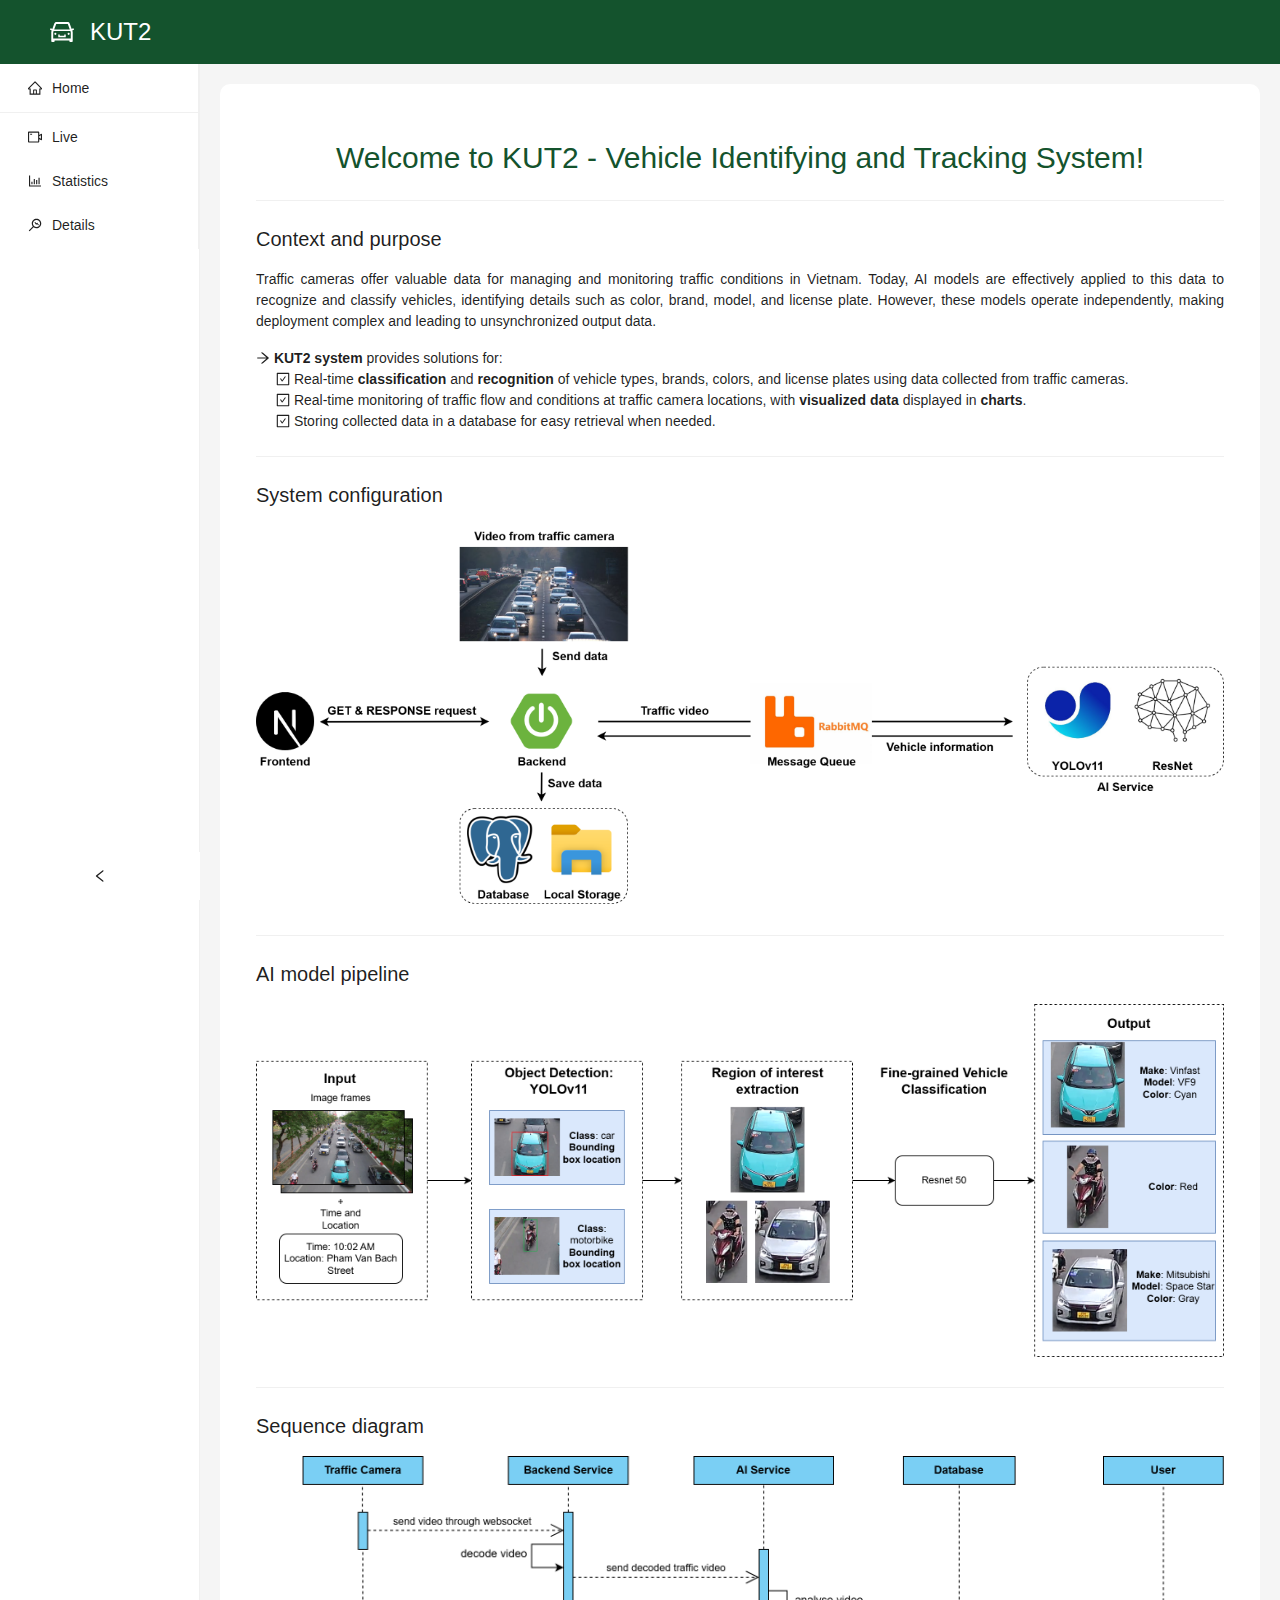
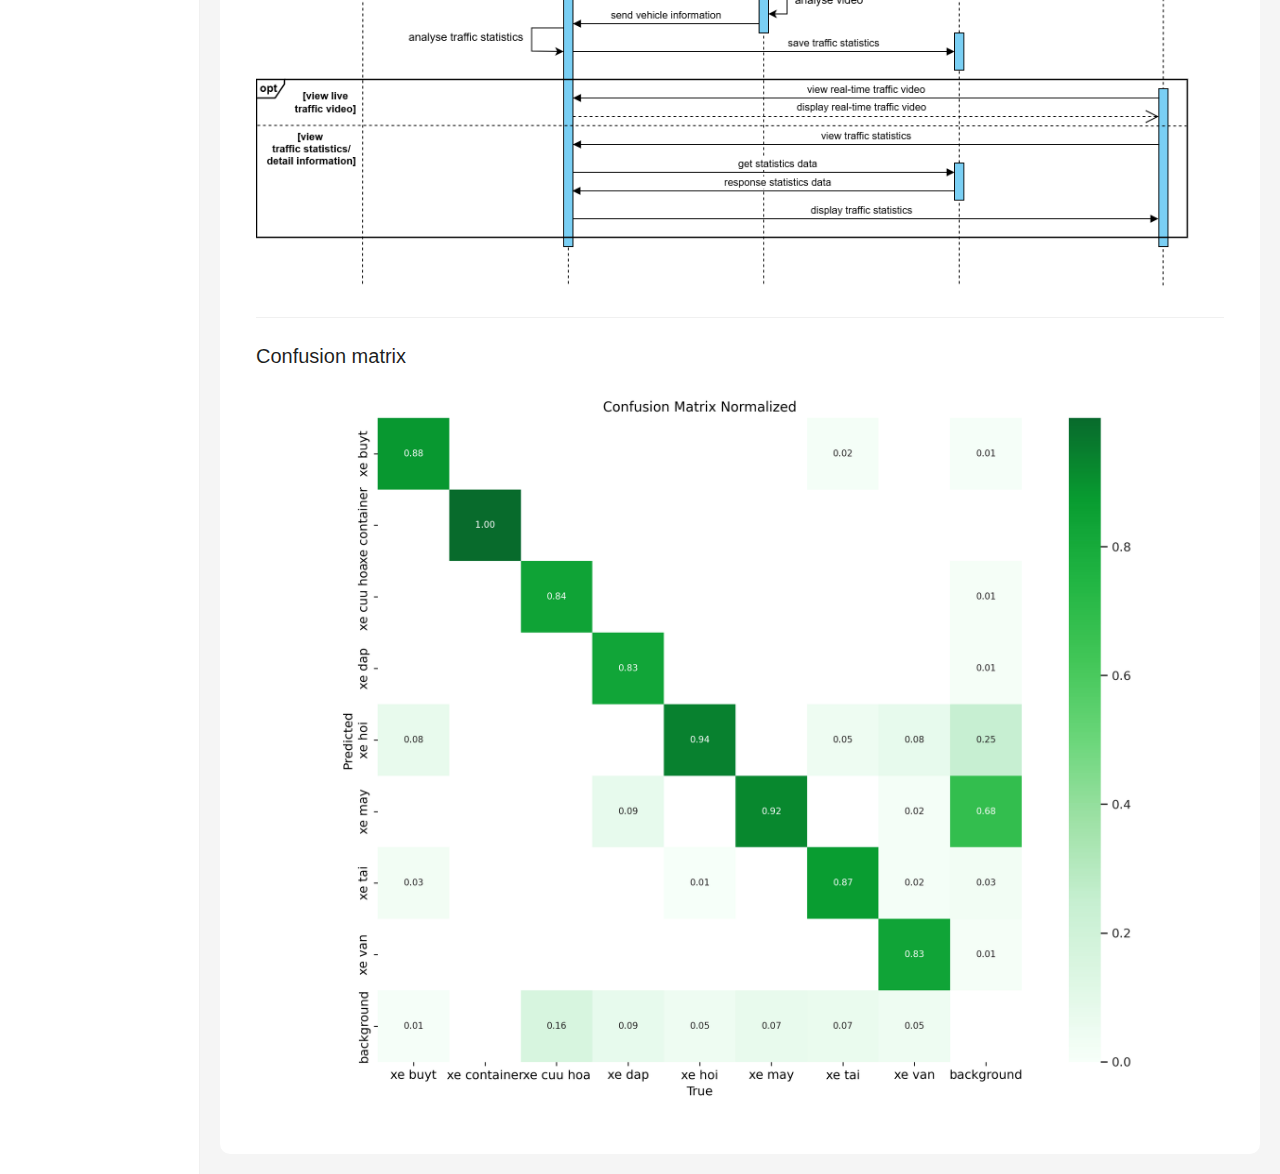
<file: index.html>
<!DOCTYPE html><html lang="en"><head><meta charSet="utf-8"/><meta name="viewport" content="width=device-width, initial-scale=1"/><link rel="preload" href="/_next/static/media/e5c5332c9a22f759-s.p.woff2" as="font" crossorigin="" type="font/woff2"/><link rel="preload" as="image" href="/assets/system.png"/><link rel="preload" as="image" href="/assets/pipeline.png"/><link rel="preload" as="image" href="/assets/diagram.png"/><link rel="preload" as="image" href="/assets/yolo_confusion_matrix.png"/><link rel="stylesheet" href="/_next/static/css/00a1eadfe151614f.css" data-precedence="next"/><link rel="preload" as="script" fetchPriority="low" href="/_next/static/chunks/webpack-9485cad4f55a0803.js"/><script src="/_next/static/chunks/4bd1b696-293e652d4bab8af0.js" async=""></script><script src="/_next/static/chunks/215-fab7d0cb9a8ba7b5.js" async=""></script><script src="/_next/static/chunks/main-app-a3f2a93b7b1cefed.js" async=""></script><script src="/_next/static/chunks/733-cb5b5d012b9be64d.js" async=""></script><script src="/_next/static/chunks/7-a3b5b4796f29b292.js" async=""></script><script src="/_next/static/chunks/723-4ce9d3d8a5a45bc1.js" async=""></script><script src="/_next/static/chunks/497-c58a4a960fbd5d14.js" async=""></script><script src="/_next/static/chunks/802-371927f67ddc434e.js" async=""></script><script src="/_next/static/chunks/542-c2dede622bbb676d.js" async=""></script><script src="/_next/static/chunks/app/layout-de17c0031cac5ad1.js" async=""></script><script src="/_next/static/chunks/978-f0d34197fd029d8c.js" async=""></script><script src="/_next/static/chunks/app/page-8aeb2cf7af9ed593.js" async=""></script><script src="/_next/static/chunks/512-710ed282bcc99053.js" async=""></script><script src="/_next/static/chunks/app/loading-38be0b09c9a89e3e.js" async=""></script><meta name="next-size-adjust"/><title>KUT2</title><meta name="description" content="Vehicle Identifying and Tracking System"/><link rel="icon" href="/favicon.ico" type="image/x-icon" sizes="16x16"/><script src="/_next/static/chunks/polyfills-42372ed130431b0a.js" noModule=""></script><style id="antd-cssinjs" data-rc-order="prepend" data-rc-priority="-1000">:where(.css-apn68) a{color:#1677ff;text-decoration:none;background-color:transparent;outline:none;cursor:pointer;transition:color 0.3s;-webkit-text-decoration-skip:objects;}:where(.css-apn68) a:hover{color:#69b1ff;}:where(.css-apn68) a:active{color:#0958d9;}:where(.css-apn68) a:active,:where(.css-apn68) a:hover{text-decoration:none;outline:0;}:where(.css-apn68) a:focus{text-decoration:none;outline:0;}:where(.css-apn68) a[disabled]{color:rgba(0, 0, 0, 0.25);cursor:not-allowed;}:where(.css-apn68).ant-layout{font-family:-apple-system,BlinkMacSystemFont,'Segoe UI',Roboto,'Helvetica Neue',Arial,'Noto Sans',sans-serif,'Apple Color Emoji','Segoe UI Emoji','Segoe UI Symbol','Noto Color Emoji';font-size:14px;box-sizing:border-box;}:where(.css-apn68).ant-layout::before,:where(.css-apn68).ant-layout::after{box-sizing:border-box;}:where(.css-apn68).ant-layout [class^="ant-layout"],:where(.css-apn68).ant-layout [class*=" ant-layout"]{box-sizing:border-box;}:where(.css-apn68).ant-layout [class^="ant-layout"]::before,:where(.css-apn68).ant-layout [class*=" ant-layout"]::before,:where(.css-apn68).ant-layout [class^="ant-layout"]::after,:where(.css-apn68).ant-layout [class*=" ant-layout"]::after{box-sizing:border-box;}:where(.css-apn68).ant-layout{display:flex;flex:auto;flex-direction:column;min-height:0;background:#f5f5f5;}:where(.css-apn68).ant-layout,:where(.css-apn68).ant-layout *{box-sizing:border-box;}:where(.css-apn68).ant-layout.ant-layout-has-sider{flex-direction:row;}:where(.css-apn68).ant-layout.ant-layout-has-sider >.ant-layout,:where(.css-apn68).ant-layout.ant-layout-has-sider >.ant-layout-content{width:0;}:where(.css-apn68).ant-layout .ant-layout-header,:where(.css-apn68).ant-layout.ant-layout-footer{flex:0 0 auto;}:where(.css-apn68).ant-layout-rtl{direction:rtl;}:where(.css-apn68).ant-layout-header{height:64px;padding:0 50px;color:rgba(0, 0, 0, 0.88);line-height:64px;background:#001529;}:where(.css-apn68).ant-layout-header .ant-menu{line-height:inherit;}:where(.css-apn68).ant-layout-footer{padding:24px 50px;color:rgba(0, 0, 0, 0.88);font-size:14px;background:#f5f5f5;}:where(.css-apn68).ant-layout-content{flex:auto;color:rgba(0, 0, 0, 0.88);min-height:0;}:where(.css-ej84y) a{color:#1677ff;text-decoration:none;background-color:transparent;outline:none;cursor:pointer;transition:color 0.3s;-webkit-text-decoration-skip:objects;}:where(.css-ej84y) a:hover{color:#69b1ff;}:where(.css-ej84y) a:active{color:#0958d9;}:where(.css-ej84y) a:active,:where(.css-ej84y) a:hover{text-decoration:none;outline:0;}:where(.css-ej84y) a:focus{text-decoration:none;outline:0;}:where(.css-ej84y) a[disabled]{color:rgba(0, 0, 0, 0.25);cursor:not-allowed;}:where(.css-ej84y).ant-layout-sider{font-family:-apple-system,BlinkMacSystemFont,'Segoe UI',Roboto,'Helvetica Neue',Arial,'Noto Sans',sans-serif,'Apple Color Emoji','Segoe UI Emoji','Segoe UI Symbol','Noto Color Emoji';font-size:14px;box-sizing:border-box;}:where(.css-ej84y).ant-layout-sider::before,:where(.css-ej84y).ant-layout-sider::after{box-sizing:border-box;}:where(.css-ej84y).ant-layout-sider [class^="ant-layout-sider"],:where(.css-ej84y).ant-layout-sider [class*=" ant-layout-sider"]{box-sizing:border-box;}:where(.css-ej84y).ant-layout-sider [class^="ant-layout-sider"]::before,:where(.css-ej84y).ant-layout-sider [class*=" ant-layout-sider"]::before,:where(.css-ej84y).ant-layout-sider [class^="ant-layout-sider"]::after,:where(.css-ej84y).ant-layout-sider [class*=" ant-layout-sider"]::after{box-sizing:border-box;}:where(.css-ej84y).ant-layout-sider{position:relative;min-width:0;background:#001529;transition:all 0.2s,background 0s;}:where(.css-ej84y).ant-layout-sider-has-trigger{padding-bottom:48px;}:where(.css-ej84y).ant-layout-sider-right{order:1;}:where(.css-ej84y).ant-layout-sider .ant-layout-sider-children{height:100%;margin-top:-0.1px;padding-top:0.1px;}:where(.css-ej84y).ant-layout-sider .ant-layout-sider-children .ant-menu.ant-menu-inline-collapsed{width:auto;}:where(.css-ej84y).ant-layout-sider .ant-layout-sider-trigger{position:fixed;bottom:0;z-index:1;height:48px;color:#fff;line-height:48px;text-align:center;background:#002140;cursor:pointer;transition:all 0.2s;}:where(.css-ej84y).ant-layout-sider-zero-width >*{overflow:hidden;}:where(.css-ej84y).ant-layout-sider-zero-width-trigger{position:absolute;top:64px;inset-inline-end:-40px;z-index:1;width:40px;height:40px;color:#fff;font-size:20px;display:flex;align-items:center;justify-content:center;background:#001529;border-start-start-radius:0;border-start-end-radius:6px;border-end-end-radius:6px;border-end-start-radius:0;cursor:pointer;transition:background 0.3s ease;}:where(.css-ej84y).ant-layout-sider-zero-width-trigger::after{position:absolute;inset:0;background:transparent;transition:all 0.3s;content:"";}:where(.css-ej84y).ant-layout-sider-zero-width-trigger:hover::after{background:rgba(255, 255, 255, 0.2);}:where(.css-ej84y).ant-layout-sider-zero-width-trigger-right{inset-inline-start:-40px;border-start-start-radius:6px;border-start-end-radius:0;border-end-end-radius:0;border-end-start-radius:6px;}:where(.css-ej84y).ant-layout-sider-light{background:#ffffff;}:where(.css-ej84y).ant-layout-sider-light .ant-layout-sider-trigger{color:rgba(0, 0, 0, 0.88);background:#ffffff;}:where(.css-ej84y).ant-layout-sider-light .ant-layout-sider-zero-width-trigger{color:rgba(0, 0, 0, 0.88);background:#ffffff;border:1px solid #f5f5f5;border-inline-start:0;}:where(.css-ej84y)[class^="ant-menu"],:where(.css-ej84y)[class*=" ant-menu"]{font-family:-apple-system,BlinkMacSystemFont,'Segoe UI',Roboto,'Helvetica Neue',Arial,'Noto Sans',sans-serif,'Apple Color Emoji','Segoe UI Emoji','Segoe UI Symbol','Noto Color Emoji';font-size:14px;box-sizing:border-box;}:where(.css-ej84y)[class^="ant-menu"]::before,:where(.css-ej84y)[class*=" ant-menu"]::before,:where(.css-ej84y)[class^="ant-menu"]::after,:where(.css-ej84y)[class*=" ant-menu"]::after{box-sizing:border-box;}:where(.css-ej84y)[class^="ant-menu"] [class^="ant-menu"],:where(.css-ej84y)[class*=" ant-menu"] [class^="ant-menu"],:where(.css-ej84y)[class^="ant-menu"] [class*=" ant-menu"],:where(.css-ej84y)[class*=" ant-menu"] [class*=" ant-menu"]{box-sizing:border-box;}:where(.css-ej84y)[class^="ant-menu"] [class^="ant-menu"]::before,:where(.css-ej84y)[class*=" ant-menu"] [class^="ant-menu"]::before,:where(.css-ej84y)[class^="ant-menu"] [class*=" ant-menu"]::before,:where(.css-ej84y)[class*=" ant-menu"] [class*=" ant-menu"]::before,:where(.css-ej84y)[class^="ant-menu"] [class^="ant-menu"]::after,:where(.css-ej84y)[class*=" ant-menu"] [class^="ant-menu"]::after,:where(.css-ej84y)[class^="ant-menu"] [class*=" ant-menu"]::after,:where(.css-ej84y)[class*=" ant-menu"] [class*=" ant-menu"]::after{box-sizing:border-box;}:where(.css-ej84y) .ant-menu::before{display:table;content:"";}:where(.css-ej84y) .ant-menu::after{display:table;clear:both;content:"";}:where(.css-ej84y) .ant-menu-hidden{display:none;}:where(.css-ej84y).ant-menu-submenu-hidden{display:none;}:where(.css-ej84y).ant-menu{box-sizing:border-box;margin:0;padding:0;color:rgba(0, 0, 0, 0.88);font-size:14px;line-height:0;list-style:none;font-family:-apple-system,BlinkMacSystemFont,'Segoe UI',Roboto,'Helvetica Neue',Arial,'Noto Sans',sans-serif,'Apple Color Emoji','Segoe UI Emoji','Segoe UI Symbol','Noto Color Emoji';margin-bottom:0;padding-inline-start:0;outline:none;transition:width 0.3s cubic-bezier(0.2, 0, 0, 1) 0s;}:where(.css-ej84y).ant-menu::before{display:table;content:"";}:where(.css-ej84y).ant-menu::after{display:table;clear:both;content:"";}:where(.css-ej84y).ant-menu ul,:where(.css-ej84y).ant-menu ol{margin:0;padding:0;list-style:none;}:where(.css-ej84y).ant-menu-overflow{display:flex;}:where(.css-ej84y).ant-menu-overflow .ant-menu-item{flex:none;}:where(.css-ej84y).ant-menu .ant-menu-item,:where(.css-ej84y).ant-menu .ant-menu-submenu,:where(.css-ej84y).ant-menu .ant-menu-submenu-title{border-radius:8px;}:where(.css-ej84y).ant-menu .ant-menu-item-group-title{padding:8px 16px;font-size:14px;line-height:1.5714285714285714;transition:all 0.3s;}:where(.css-ej84y).ant-menu-horizontal .ant-menu-submenu{transition:border-color 0.3s cubic-bezier(0.645, 0.045, 0.355, 1),background 0.3s cubic-bezier(0.645, 0.045, 0.355, 1);}:where(.css-ej84y).ant-menu .ant-menu-submenu,:where(.css-ej84y).ant-menu .ant-menu-submenu-inline{transition:border-color 0.3s cubic-bezier(0.645, 0.045, 0.355, 1),background 0.3s cubic-bezier(0.645, 0.045, 0.355, 1),padding 0.2s cubic-bezier(0.645, 0.045, 0.355, 1);}:where(.css-ej84y).ant-menu .ant-menu-submenu .ant-menu-sub{cursor:initial;transition:background 0.3s cubic-bezier(0.645, 0.045, 0.355, 1),padding 0.3s cubic-bezier(0.645, 0.045, 0.355, 1);}:where(.css-ej84y).ant-menu .ant-menu-title-content{display:inline-flex;align-items:center;transition:color 0.3s;}:where(.css-ej84y).ant-menu .ant-menu-title-content >a:first-child{flex-grow:1;}:where(.css-ej84y).ant-menu .ant-menu-title-content >.ant-typography-ellipsis-single-line{display:inline;vertical-align:unset;}:where(.css-ej84y).ant-menu .ant-menu-title-content .ant-menu-item-extra{margin-inline-start:auto;padding-inline-start:16px;font-size:12px;color:rgba(0, 0, 0, 0.45);}:where(.css-ej84y).ant-menu .ant-menu-item a::before{position:absolute;inset:0;background-color:transparent;content:"";}:where(.css-ej84y).ant-menu .ant-menu-item-divider{overflow:hidden;line-height:0;border-color:rgba(5, 5, 5, 0.06);border-style:solid;border-width:0;border-top-width:1px;margin-block:1px;padding:0;}:where(.css-ej84y).ant-menu .ant-menu-item-divider-dashed{border-style:dashed;}:where(.css-ej84y).ant-menu .ant-menu-item,:where(.css-ej84y).ant-menu .ant-menu-submenu-title{position:relative;display:block;margin:0;white-space:nowrap;cursor:pointer;transition:border-color 0.3s,background 0.3s,padding calc(0.3s + 0.1s) cubic-bezier(0.645, 0.045, 0.355, 1);}:where(.css-ej84y).ant-menu .ant-menu-item .ant-menu-item-icon,:where(.css-ej84y).ant-menu .ant-menu-submenu-title .ant-menu-item-icon,:where(.css-ej84y).ant-menu .ant-menu-item .anticon,:where(.css-ej84y).ant-menu .ant-menu-submenu-title .anticon{min-width:14px;font-size:14px;transition:font-size 0.2s cubic-bezier(0.215, 0.61, 0.355, 1),margin 0.3s cubic-bezier(0.645, 0.045, 0.355, 1),color 0.3s;}:where(.css-ej84y).ant-menu .ant-menu-item .ant-menu-item-icon +span,:where(.css-ej84y).ant-menu .ant-menu-submenu-title .ant-menu-item-icon +span,:where(.css-ej84y).ant-menu .ant-menu-item .anticon +span,:where(.css-ej84y).ant-menu .ant-menu-submenu-title .anticon +span{margin-inline-start:10px;opacity:1;transition:opacity 0.3s cubic-bezier(0.645, 0.045, 0.355, 1),margin 0.3s,color 0.3s;}:where(.css-ej84y).ant-menu .ant-menu-item .ant-menu-item-icon,:where(.css-ej84y).ant-menu .ant-menu-submenu-title .ant-menu-item-icon{display:inline-flex;align-items:center;color:inherit;font-style:normal;line-height:0;text-align:center;text-transform:none;vertical-align:-0.125em;text-rendering:optimizeLegibility;-webkit-font-smoothing:antialiased;-moz-osx-font-smoothing:grayscale;}:where(.css-ej84y).ant-menu .ant-menu-item .ant-menu-item-icon >*,:where(.css-ej84y).ant-menu .ant-menu-submenu-title .ant-menu-item-icon >*{line-height:1;}:where(.css-ej84y).ant-menu .ant-menu-item .ant-menu-item-icon svg,:where(.css-ej84y).ant-menu .ant-menu-submenu-title .ant-menu-item-icon svg{display:inline-block;}:where(.css-ej84y).ant-menu .ant-menu-item.ant-menu-item-only-child >.anticon,:where(.css-ej84y).ant-menu .ant-menu-submenu-title.ant-menu-item-only-child >.anticon,:where(.css-ej84y).ant-menu .ant-menu-item.ant-menu-item-only-child >.ant-menu-item-icon,:where(.css-ej84y).ant-menu .ant-menu-submenu-title.ant-menu-item-only-child >.ant-menu-item-icon{margin-inline-end:0;}:where(.css-ej84y).ant-menu .ant-menu-item-disabled,:where(.css-ej84y).ant-menu .ant-menu-submenu-disabled{background:none!important;cursor:not-allowed;}:where(.css-ej84y).ant-menu .ant-menu-item-disabled::after,:where(.css-ej84y).ant-menu .ant-menu-submenu-disabled::after{border-color:transparent!important;}:where(.css-ej84y).ant-menu .ant-menu-item-disabled a,:where(.css-ej84y).ant-menu .ant-menu-submenu-disabled a{color:inherit!important;}:where(.css-ej84y).ant-menu .ant-menu-item-disabled >.ant-menu-submenu-title,:where(.css-ej84y).ant-menu .ant-menu-submenu-disabled >.ant-menu-submenu-title{color:inherit!important;cursor:not-allowed;}:where(.css-ej84y).ant-menu .ant-menu-item-group .ant-menu-item-group-list{margin:0;padding:0;}:where(.css-ej84y).ant-menu .ant-menu-item-group .ant-menu-item-group-list .ant-menu-item,:where(.css-ej84y).ant-menu .ant-menu-item-group .ant-menu-item-group-list .ant-menu-submenu-title{padding-inline:28px 16px;}:where(.css-ej84y).ant-menu-submenu-popup{position:absolute;z-index:1050;border-radius:8px;box-shadow:none;transform-origin:0 0;}:where(.css-ej84y).ant-menu-submenu-popup.ant-menu-submenu{background:transparent;}:where(.css-ej84y).ant-menu-submenu-popup::before{position:absolute;inset:0;z-index:-1;width:100%;height:100%;opacity:0;content:"";}:where(.css-ej84y).ant-menu-submenu-popup >.ant-menu{border-radius:8px;}:where(.css-ej84y).ant-menu-submenu-popup >.ant-menu .ant-menu-item,:where(.css-ej84y).ant-menu-submenu-popup >.ant-menu .ant-menu-submenu-title{position:relative;display:block;margin:0;white-space:nowrap;cursor:pointer;transition:border-color 0.3s,background 0.3s,padding calc(0.3s + 0.1s) cubic-bezier(0.645, 0.045, 0.355, 1);}:where(.css-ej84y).ant-menu-submenu-popup >.ant-menu .ant-menu-item .ant-menu-item-icon,:where(.css-ej84y).ant-menu-submenu-popup >.ant-menu .ant-menu-submenu-title .ant-menu-item-icon,:where(.css-ej84y).ant-menu-submenu-popup >.ant-menu .ant-menu-item .anticon,:where(.css-ej84y).ant-menu-submenu-popup >.ant-menu .ant-menu-submenu-title .anticon{min-width:14px;font-size:14px;transition:font-size 0.2s cubic-bezier(0.215, 0.61, 0.355, 1),margin 0.3s cubic-bezier(0.645, 0.045, 0.355, 1),color 0.3s;}:where(.css-ej84y).ant-menu-submenu-popup >.ant-menu .ant-menu-item .ant-menu-item-icon +span,:where(.css-ej84y).ant-menu-submenu-popup >.ant-menu .ant-menu-submenu-title .ant-menu-item-icon +span,:where(.css-ej84y).ant-menu-submenu-popup >.ant-menu .ant-menu-item .anticon +span,:where(.css-ej84y).ant-menu-submenu-popup >.ant-menu .ant-menu-submenu-title .anticon +span{margin-inline-start:10px;opacity:1;transition:opacity 0.3s cubic-bezier(0.645, 0.045, 0.355, 1),margin 0.3s,color 0.3s;}:where(.css-ej84y).ant-menu-submenu-popup >.ant-menu .ant-menu-item .ant-menu-item-icon,:where(.css-ej84y).ant-menu-submenu-popup >.ant-menu .ant-menu-submenu-title .ant-menu-item-icon{display:inline-flex;align-items:center;color:inherit;font-style:normal;line-height:0;text-align:center;text-transform:none;vertical-align:-0.125em;text-rendering:optimizeLegibility;-webkit-font-smoothing:antialiased;-moz-osx-font-smoothing:grayscale;}:where(.css-ej84y).ant-menu-submenu-popup >.ant-menu .ant-menu-item .ant-menu-item-icon >*,:where(.css-ej84y).ant-menu-submenu-popup >.ant-menu .ant-menu-submenu-title .ant-menu-item-icon >*{line-height:1;}:where(.css-ej84y).ant-menu-submenu-popup >.ant-menu .ant-menu-item .ant-menu-item-icon svg,:where(.css-ej84y).ant-menu-submenu-popup >.ant-menu .ant-menu-submenu-title .ant-menu-item-icon svg{display:inline-block;}:where(.css-ej84y).ant-menu-submenu-popup >.ant-menu .ant-menu-item.ant-menu-item-only-child >.anticon,:where(.css-ej84y).ant-menu-submenu-popup >.ant-menu .ant-menu-submenu-title.ant-menu-item-only-child >.anticon,:where(.css-ej84y).ant-menu-submenu-popup >.ant-menu .ant-menu-item.ant-menu-item-only-child >.ant-menu-item-icon,:where(.css-ej84y).ant-menu-submenu-popup >.ant-menu .ant-menu-submenu-title.ant-menu-item-only-child >.ant-menu-item-icon{margin-inline-end:0;}:where(.css-ej84y).ant-menu-submenu-popup >.ant-menu .ant-menu-item-disabled,:where(.css-ej84y).ant-menu-submenu-popup >.ant-menu .ant-menu-submenu-disabled{background:none!important;cursor:not-allowed;}:where(.css-ej84y).ant-menu-submenu-popup >.ant-menu .ant-menu-item-disabled::after,:where(.css-ej84y).ant-menu-submenu-popup >.ant-menu .ant-menu-submenu-disabled::after{border-color:transparent!important;}:where(.css-ej84y).ant-menu-submenu-popup >.ant-menu .ant-menu-item-disabled a,:where(.css-ej84y).ant-menu-submenu-popup >.ant-menu .ant-menu-submenu-disabled a{color:inherit!important;}:where(.css-ej84y).ant-menu-submenu-popup >.ant-menu .ant-menu-item-disabled >.ant-menu-submenu-title,:where(.css-ej84y).ant-menu-submenu-popup >.ant-menu .ant-menu-submenu-disabled >.ant-menu-submenu-title{color:inherit!important;cursor:not-allowed;}:where(.css-ej84y).ant-menu-submenu-popup >.ant-menu .ant-menu-submenu-expand-icon,:where(.css-ej84y).ant-menu-submenu-popup >.ant-menu .ant-menu-submenu-arrow{position:absolute;top:50%;inset-inline-end:16px;width:10px;color:currentcolor;transform:translateY(-50%);transition:transform 0.3s cubic-bezier(0.645, 0.045, 0.355, 1),opacity 0.3s;}:where(.css-ej84y).ant-menu-submenu-popup >.ant-menu .ant-menu-submenu-arrow::before,:where(.css-ej84y).ant-menu-submenu-popup >.ant-menu .ant-menu-submenu-arrow::after{position:absolute;width:6px;height:1.5px;background-color:currentcolor;border-radius:6px;transition:background 0.3s cubic-bezier(0.645, 0.045, 0.355, 1),transform 0.3s cubic-bezier(0.645, 0.045, 0.355, 1),top 0.3s cubic-bezier(0.645, 0.045, 0.355, 1),color 0.3s cubic-bezier(0.645, 0.045, 0.355, 1);content:"";}:where(.css-ej84y).ant-menu-submenu-popup >.ant-menu .ant-menu-submenu-arrow::before{transform:rotate(45deg) translateY(-2.5px);}:where(.css-ej84y).ant-menu-submenu-popup >.ant-menu .ant-menu-submenu-arrow::after{transform:rotate(-45deg) translateY(2.5px);}:where(.css-ej84y).ant-menu-submenu-popup >.ant-menu .ant-menu-item,:where(.css-ej84y).ant-menu-submenu-popup >.ant-menu .ant-menu-submenu>.ant-menu-submenu-title{border-radius:4px;}:where(.css-ej84y).ant-menu-submenu-popup >.ant-menu .ant-menu-submenu-title::after{transition:transform 0.3s cubic-bezier(0.645, 0.045, 0.355, 1);}:where(.css-ej84y).ant-menu-submenu-placement-leftTop,:where(.css-ej84y).ant-menu-submenu-placement-bottomRight,:where(.css-ej84y).ant-menu-submenu{transform-origin:100% 0;}:where(.css-ej84y).ant-menu-submenu-placement-leftBottom,:where(.css-ej84y).ant-menu-submenu-placement-topRight,:where(.css-ej84y).ant-menu-submenu{transform-origin:100% 100%;}:where(.css-ej84y).ant-menu-submenu-placement-rightBottom,:where(.css-ej84y).ant-menu-submenu-placement-topLeft,:where(.css-ej84y).ant-menu-submenu{transform-origin:0 100%;}:where(.css-ej84y).ant-menu-submenu-placement-bottomLeft,:where(.css-ej84y).ant-menu-submenu-placement-rightTop,:where(.css-ej84y).ant-menu-submenu{transform-origin:0 0;}:where(.css-ej84y).ant-menu-submenu-placement-leftTop,:where(.css-ej84y).ant-menu-submenu-placement-leftBottom{padding-inline-end:8px;}:where(.css-ej84y).ant-menu-submenu-placement-rightTop,:where(.css-ej84y).ant-menu-submenu-placement-rightBottom{padding-inline-start:8px;}:where(.css-ej84y).ant-menu-submenu-placement-topRight,:where(.css-ej84y).ant-menu-submenu-placement-topLeft{padding-bottom:8px;}:where(.css-ej84y).ant-menu-submenu-placement-bottomRight,:where(.css-ej84y).ant-menu-submenu-placement-bottomLeft{padding-top:8px;}:where(.css-ej84y).ant-menu .ant-menu-submenu-expand-icon,:where(.css-ej84y).ant-menu .ant-menu-submenu-arrow{position:absolute;top:50%;inset-inline-end:16px;width:10px;color:currentcolor;transform:translateY(-50%);transition:transform 0.3s cubic-bezier(0.645, 0.045, 0.355, 1),opacity 0.3s;}:where(.css-ej84y).ant-menu .ant-menu-submenu-arrow::before,:where(.css-ej84y).ant-menu .ant-menu-submenu-arrow::after{position:absolute;width:6px;height:1.5px;background-color:currentcolor;border-radius:6px;transition:background 0.3s cubic-bezier(0.645, 0.045, 0.355, 1),transform 0.3s cubic-bezier(0.645, 0.045, 0.355, 1),top 0.3s cubic-bezier(0.645, 0.045, 0.355, 1),color 0.3s cubic-bezier(0.645, 0.045, 0.355, 1);content:"";}:where(.css-ej84y).ant-menu .ant-menu-submenu-arrow::before{transform:rotate(45deg) translateY(-2.5px);}:where(.css-ej84y).ant-menu .ant-menu-submenu-arrow::after{transform:rotate(-45deg) translateY(2.5px);}:where(.css-ej84y).ant-menu-inline-collapsed .ant-menu-submenu-arrow::before,:where(.css-ej84y).ant-menu-inline .ant-menu-submenu-arrow::before{transform:rotate(-45deg) translateX(2.5px);}:where(.css-ej84y).ant-menu-inline-collapsed .ant-menu-submenu-arrow::after,:where(.css-ej84y).ant-menu-inline .ant-menu-submenu-arrow::after{transform:rotate(45deg) translateX(-2.5px);}:where(.css-ej84y).ant-menu .ant-menu-submenu-open.ant-menu-submenu-inline>.ant-menu-submenu-title>.ant-menu-submenu-arrow{transform:translateY(-2px);}:where(.css-ej84y).ant-menu .ant-menu-submenu-open.ant-menu-submenu-inline>.ant-menu-submenu-title>.ant-menu-submenu-arrow::after{transform:rotate(-45deg) translateX(-2.5px);}:where(.css-ej84y).ant-menu .ant-menu-submenu-open.ant-menu-submenu-inline>.ant-menu-submenu-title>.ant-menu-submenu-arrow::before{transform:rotate(45deg) translateX(2.5px);}:where(.css-ej84y).ant-layout-header .ant-menu{line-height:inherit;}:where(.css-ej84y).ant-menu-horizontal{line-height:46px;border:0;border-bottom:1px solid rgba(5, 5, 5, 0.06);box-shadow:none;}:where(.css-ej84y).ant-menu-horizontal::after{display:block;clear:both;height:0;content:"\20";}:where(.css-ej84y).ant-menu-horizontal .ant-menu-item,:where(.css-ej84y).ant-menu-horizontal .ant-menu-submenu{position:relative;display:inline-block;vertical-align:bottom;padding-inline:16px;}:where(.css-ej84y).ant-menu-horizontal >.ant-menu-item:hover,:where(.css-ej84y).ant-menu-horizontal >.ant-menu-item-active,:where(.css-ej84y).ant-menu-horizontal >.ant-menu-submenu .ant-menu-submenu-title:hover{background-color:transparent;}:where(.css-ej84y).ant-menu-horizontal .ant-menu-item,:where(.css-ej84y).ant-menu-horizontal .ant-menu-submenu-title{transition:border-color 0.3s,background 0.3s;}:where(.css-ej84y).ant-menu-horizontal .ant-menu-submenu-arrow{display:none;}:where(.css-ej84y).ant-menu-inline.ant-menu-root,:where(.css-ej84y).ant-menu-vertical.ant-menu-root{box-shadow:none;}:where(.css-ej84y).ant-menu-inline .ant-menu-item,:where(.css-ej84y).ant-menu-vertical .ant-menu-item{position:relative;overflow:hidden;}:where(.css-ej84y).ant-menu-inline .ant-menu-item,:where(.css-ej84y).ant-menu-vertical .ant-menu-item,:where(.css-ej84y).ant-menu-inline .ant-menu-submenu-title,:where(.css-ej84y).ant-menu-vertical .ant-menu-submenu-title{height:40px;line-height:40px;padding-inline:16px;overflow:hidden;text-overflow:ellipsis;margin-inline:4px;margin-block:4px;width:calc(100% - 8px);}:where(.css-ej84y).ant-menu-inline >.ant-menu-item,:where(.css-ej84y).ant-menu-vertical >.ant-menu-item,:where(.css-ej84y).ant-menu-inline >.ant-menu-submenu>.ant-menu-submenu-title,:where(.css-ej84y).ant-menu-vertical >.ant-menu-submenu>.ant-menu-submenu-title{height:40px;line-height:40px;}:where(.css-ej84y).ant-menu-inline .ant-menu-item-group-list .ant-menu-submenu-title,:where(.css-ej84y).ant-menu-vertical .ant-menu-item-group-list .ant-menu-submenu-title,:where(.css-ej84y).ant-menu-inline .ant-menu-submenu-title,:where(.css-ej84y).ant-menu-vertical .ant-menu-submenu-title{padding-inline-end:34px;}:where(.css-ej84y).ant-menu-submenu-popup .ant-menu-vertical{box-shadow:0 6px 16px 0 rgba(0, 0, 0, 0.08),0 3px 6px -4px rgba(0, 0, 0, 0.12),0 9px 28px 8px rgba(0, 0, 0, 0.05);}:where(.css-ej84y).ant-menu-submenu-popup .ant-menu-vertical .ant-menu-item{position:relative;overflow:hidden;}:where(.css-ej84y).ant-menu-submenu-popup .ant-menu-vertical .ant-menu-item,:where(.css-ej84y).ant-menu-submenu-popup .ant-menu-vertical .ant-menu-submenu-title{height:40px;line-height:40px;padding-inline:16px;overflow:hidden;text-overflow:ellipsis;margin-inline:4px;margin-block:4px;width:calc(100% - 8px);}:where(.css-ej84y).ant-menu-submenu-popup .ant-menu-vertical >.ant-menu-item,:where(.css-ej84y).ant-menu-submenu-popup .ant-menu-vertical >.ant-menu-submenu>.ant-menu-submenu-title{height:40px;line-height:40px;}:where(.css-ej84y).ant-menu-submenu-popup .ant-menu-vertical .ant-menu-item-group-list .ant-menu-submenu-title,:where(.css-ej84y).ant-menu-submenu-popup .ant-menu-vertical .ant-menu-submenu-title{padding-inline-end:34px;}:where(.css-ej84y).ant-menu-submenu-popup .ant-menu-vertical.ant-menu-sub{min-width:160px;max-height:calc(100vh - 100px);padding:0;overflow:hidden;border-inline-end:0;}:where(.css-ej84y).ant-menu-submenu-popup .ant-menu-vertical.ant-menu-sub:not([class*='-active']){overflow-x:hidden;overflow-y:auto;}:where(.css-ej84y).ant-menu-inline{width:100%;}:where(.css-ej84y).ant-menu-inline.ant-menu-root .ant-menu-item,:where(.css-ej84y).ant-menu-inline.ant-menu-root .ant-menu-submenu-title{display:flex;align-items:center;transition:border-color 0.3s,background 0.3s,padding 0.1s cubic-bezier(0.215, 0.61, 0.355, 1);}:where(.css-ej84y).ant-menu-inline.ant-menu-root .ant-menu-item >.ant-menu-title-content,:where(.css-ej84y).ant-menu-inline.ant-menu-root .ant-menu-submenu-title >.ant-menu-title-content{flex:auto;min-width:0;overflow:hidden;text-overflow:ellipsis;}:where(.css-ej84y).ant-menu-inline.ant-menu-root .ant-menu-item >*,:where(.css-ej84y).ant-menu-inline.ant-menu-root .ant-menu-submenu-title >*{flex:none;}:where(.css-ej84y).ant-menu-inline .ant-menu-sub.ant-menu-inline{padding:0;border:0;border-radius:0;box-shadow:none;}:where(.css-ej84y).ant-menu-inline .ant-menu-sub.ant-menu-inline>.ant-menu-submenu>.ant-menu-submenu-title{height:40px;line-height:40px;list-style-position:inside;list-style-type:disc;}:where(.css-ej84y).ant-menu-inline .ant-menu-sub.ant-menu-inline .ant-menu-item-group-title{padding-inline-start:32px;}:where(.css-ej84y).ant-menu-inline .ant-menu-item{height:40px;line-height:40px;list-style-position:inside;list-style-type:disc;}:where(.css-ej84y).ant-menu-inline-collapsed{width:80px;}:where(.css-ej84y).ant-menu-inline-collapsed.ant-menu-root .ant-menu-item >.ant-menu-inline-collapsed-noicon,:where(.css-ej84y).ant-menu-inline-collapsed.ant-menu-root .ant-menu-submenu .ant-menu-submenu-title >.ant-menu-inline-collapsed-noicon{font-size:16px;text-align:center;}:where(.css-ej84y).ant-menu-inline-collapsed >.ant-menu-item,:where(.css-ej84y).ant-menu-inline-collapsed >.ant-menu-item-group>.ant-menu-item-group-list>.ant-menu-item,:where(.css-ej84y).ant-menu-inline-collapsed >.ant-menu-item-group>.ant-menu-item-group-list>.ant-menu-submenu>.ant-menu-submenu-title,:where(.css-ej84y).ant-menu-inline-collapsed >.ant-menu-submenu>.ant-menu-submenu-title{inset-inline-start:0;padding-inline:calc(50% - 8px - 4px);text-overflow:clip;}:where(.css-ej84y).ant-menu-inline-collapsed >.ant-menu-item .ant-menu-submenu-arrow,:where(.css-ej84y).ant-menu-inline-collapsed >.ant-menu-item-group>.ant-menu-item-group-list>.ant-menu-item .ant-menu-submenu-arrow,:where(.css-ej84y).ant-menu-inline-collapsed >.ant-menu-item-group>.ant-menu-item-group-list>.ant-menu-submenu>.ant-menu-submenu-title .ant-menu-submenu-arrow,:where(.css-ej84y).ant-menu-inline-collapsed >.ant-menu-submenu>.ant-menu-submenu-title .ant-menu-submenu-arrow,:where(.css-ej84y).ant-menu-inline-collapsed >.ant-menu-item .ant-menu-submenu-expand-icon,:where(.css-ej84y).ant-menu-inline-collapsed >.ant-menu-item-group>.ant-menu-item-group-list>.ant-menu-item .ant-menu-submenu-expand-icon,:where(.css-ej84y).ant-menu-inline-collapsed >.ant-menu-item-group>.ant-menu-item-group-list>.ant-menu-submenu>.ant-menu-submenu-title .ant-menu-submenu-expand-icon,:where(.css-ej84y).ant-menu-inline-collapsed >.ant-menu-submenu>.ant-menu-submenu-title .ant-menu-submenu-expand-icon{opacity:0;}:where(.css-ej84y).ant-menu-inline-collapsed >.ant-menu-item .ant-menu-item-icon,:where(.css-ej84y).ant-menu-inline-collapsed >.ant-menu-item-group>.ant-menu-item-group-list>.ant-menu-item .ant-menu-item-icon,:where(.css-ej84y).ant-menu-inline-collapsed >.ant-menu-item-group>.ant-menu-item-group-list>.ant-menu-submenu>.ant-menu-submenu-title .ant-menu-item-icon,:where(.css-ej84y).ant-menu-inline-collapsed >.ant-menu-submenu>.ant-menu-submenu-title .ant-menu-item-icon,:where(.css-ej84y).ant-menu-inline-collapsed >.ant-menu-item .anticon,:where(.css-ej84y).ant-menu-inline-collapsed >.ant-menu-item-group>.ant-menu-item-group-list>.ant-menu-item .anticon,:where(.css-ej84y).ant-menu-inline-collapsed >.ant-menu-item-group>.ant-menu-item-group-list>.ant-menu-submenu>.ant-menu-submenu-title .anticon,:where(.css-ej84y).ant-menu-inline-collapsed >.ant-menu-submenu>.ant-menu-submenu-title .anticon{margin:0;font-size:16px;line-height:40px;}:where(.css-ej84y).ant-menu-inline-collapsed >.ant-menu-item .ant-menu-item-icon +span,:where(.css-ej84y).ant-menu-inline-collapsed >.ant-menu-item-group>.ant-menu-item-group-list>.ant-menu-item .ant-menu-item-icon +span,:where(.css-ej84y).ant-menu-inline-collapsed >.ant-menu-item-group>.ant-menu-item-group-list>.ant-menu-submenu>.ant-menu-submenu-title .ant-menu-item-icon +span,:where(.css-ej84y).ant-menu-inline-collapsed >.ant-menu-submenu>.ant-menu-submenu-title .ant-menu-item-icon +span,:where(.css-ej84y).ant-menu-inline-collapsed >.ant-menu-item .anticon +span,:where(.css-ej84y).ant-menu-inline-collapsed >.ant-menu-item-group>.ant-menu-item-group-list>.ant-menu-item .anticon +span,:where(.css-ej84y).ant-menu-inline-collapsed >.ant-menu-item-group>.ant-menu-item-group-list>.ant-menu-submenu>.ant-menu-submenu-title .anticon +span,:where(.css-ej84y).ant-menu-inline-collapsed >.ant-menu-submenu>.ant-menu-submenu-title .anticon +span{display:inline-block;opacity:0;}:where(.css-ej84y).ant-menu-inline-collapsed .ant-menu-item-icon,:where(.css-ej84y).ant-menu-inline-collapsed .anticon{display:inline-block;}:where(.css-ej84y).ant-menu-inline-collapsed-tooltip{pointer-events:none;}:where(.css-ej84y).ant-menu-inline-collapsed-tooltip .ant-menu-item-icon,:where(.css-ej84y).ant-menu-inline-collapsed-tooltip .anticon{display:none;}:where(.css-ej84y).ant-menu-inline-collapsed-tooltip a,:where(.css-ej84y).ant-menu-inline-collapsed-tooltip a:hover{color:#fff;}:where(.css-ej84y).ant-menu-inline-collapsed .ant-menu-item-group-title{overflow:hidden;white-space:nowrap;text-overflow:ellipsis;padding-inline:8px;}:where(.css-ej84y).ant-menu-light,:where(.css-ej84y).ant-menu-light>.ant-menu{color:rgba(0, 0, 0, 0.88);background:#ffffff;}:where(.css-ej84y).ant-menu-light.ant-menu-root:focus-visible,:where(.css-ej84y).ant-menu-light>.ant-menu.ant-menu-root:focus-visible{outline:3px solid #adccae;outline-offset:1px;transition:outline-offset 0s,outline 0s;}:where(.css-ej84y).ant-menu-light .ant-menu-item-group-title,:where(.css-ej84y).ant-menu-light>.ant-menu .ant-menu-item-group-title{color:rgba(0, 0, 0, 0.45);}:where(.css-ej84y).ant-menu-light .ant-menu-submenu-selected >.ant-menu-submenu-title,:where(.css-ej84y).ant-menu-light>.ant-menu .ant-menu-submenu-selected >.ant-menu-submenu-title{color:#3da64a;}:where(.css-ej84y).ant-menu-light .ant-menu-item,:where(.css-ej84y).ant-menu-light>.ant-menu .ant-menu-item,:where(.css-ej84y).ant-menu-light .ant-menu-submenu-title,:where(.css-ej84y).ant-menu-light>.ant-menu .ant-menu-submenu-title{color:rgba(0, 0, 0, 0.88);}:where(.css-ej84y).ant-menu-light .ant-menu-item:not(.ant-menu-item-disabled):focus-visible,:where(.css-ej84y).ant-menu-light>.ant-menu .ant-menu-item:not(.ant-menu-item-disabled):focus-visible,:where(.css-ej84y).ant-menu-light .ant-menu-submenu-title:not(.ant-menu-item-disabled):focus-visible,:where(.css-ej84y).ant-menu-light>.ant-menu .ant-menu-submenu-title:not(.ant-menu-item-disabled):focus-visible{outline:3px solid #adccae;outline-offset:1px;transition:outline-offset 0s,outline 0s;}:where(.css-ej84y).ant-menu-light .ant-menu-item-disabled,:where(.css-ej84y).ant-menu-light>.ant-menu .ant-menu-item-disabled,:where(.css-ej84y).ant-menu-light .ant-menu-submenu-disabled,:where(.css-ej84y).ant-menu-light>.ant-menu .ant-menu-submenu-disabled{color:rgba(0, 0, 0, 0.25)!important;}:where(.css-ej84y).ant-menu-light .ant-menu-item:not(.ant-menu-item-selected):not(.ant-menu-submenu-selected):hover,:where(.css-ej84y).ant-menu-light>.ant-menu .ant-menu-item:not(.ant-menu-item-selected):not(.ant-menu-submenu-selected):hover,:where(.css-ej84y).ant-menu-light .ant-menu-item:not(.ant-menu-item-selected):not(.ant-menu-submenu-selected) >.ant-menu-submenu-title:hover,:where(.css-ej84y).ant-menu-light>.ant-menu .ant-menu-item:not(.ant-menu-item-selected):not(.ant-menu-submenu-selected) >.ant-menu-submenu-title:hover{color:rgba(0, 0, 0, 0.88);}:where(.css-ej84y).ant-menu-light:not(.ant-menu-horizontal) .ant-menu-item:not(.ant-menu-item-selected):hover,:where(.css-ej84y).ant-menu-light>.ant-menu:not(.ant-menu-horizontal) .ant-menu-item:not(.ant-menu-item-selected):hover{background-color:rgba(0, 0, 0, 0.06);}:where(.css-ej84y).ant-menu-light:not(.ant-menu-horizontal) .ant-menu-item:not(.ant-menu-item-selected):active,:where(.css-ej84y).ant-menu-light>.ant-menu:not(.ant-menu-horizontal) .ant-menu-item:not(.ant-menu-item-selected):active{background-color:#d8e6d8;}:where(.css-ej84y).ant-menu-light:not(.ant-menu-horizontal) .ant-menu-submenu-title:hover,:where(.css-ej84y).ant-menu-light>.ant-menu:not(.ant-menu-horizontal) .ant-menu-submenu-title:hover{background-color:rgba(0, 0, 0, 0.06);}:where(.css-ej84y).ant-menu-light:not(.ant-menu-horizontal) .ant-menu-submenu-title:active,:where(.css-ej84y).ant-menu-light>.ant-menu:not(.ant-menu-horizontal) .ant-menu-submenu-title:active{background-color:#d8e6d8;}:where(.css-ej84y).ant-menu-light .ant-menu-item-danger,:where(.css-ej84y).ant-menu-light>.ant-menu .ant-menu-item-danger{color:#ff4d4f;}:where(.css-ej84y).ant-menu-light .ant-menu-item-danger.ant-menu-item:hover:not(.ant-menu-item-selected):not(.ant-menu-submenu-selected),:where(.css-ej84y).ant-menu-light>.ant-menu .ant-menu-item-danger.ant-menu-item:hover:not(.ant-menu-item-selected):not(.ant-menu-submenu-selected){color:#ff4d4f;}:where(.css-ej84y).ant-menu-light .ant-menu-item-danger.ant-menu-item:active,:where(.css-ej84y).ant-menu-light>.ant-menu .ant-menu-item-danger.ant-menu-item:active{background:#fff2f0;}:where(.css-ej84y).ant-menu-light .ant-menu-item a,:where(.css-ej84y).ant-menu-light>.ant-menu .ant-menu-item a,:where(.css-ej84y).ant-menu-light .ant-menu-item a:hover,:where(.css-ej84y).ant-menu-light>.ant-menu .ant-menu-item a:hover{color:inherit;}:where(.css-ej84y).ant-menu-light .ant-menu-item-selected,:where(.css-ej84y).ant-menu-light>.ant-menu .ant-menu-item-selected{color:#3da64a;}:where(.css-ej84y).ant-menu-light .ant-menu-item-selected.ant-menu-item-danger,:where(.css-ej84y).ant-menu-light>.ant-menu .ant-menu-item-selected.ant-menu-item-danger{color:#ff4d4f;}:where(.css-ej84y).ant-menu-light .ant-menu-item-selected a,:where(.css-ej84y).ant-menu-light>.ant-menu .ant-menu-item-selected a,:where(.css-ej84y).ant-menu-light .ant-menu-item-selected a:hover,:where(.css-ej84y).ant-menu-light>.ant-menu .ant-menu-item-selected a:hover{color:inherit;}:where(.css-ej84y).ant-menu-light .ant-menu-item-selected,:where(.css-ej84y).ant-menu-light>.ant-menu .ant-menu-item-selected{background-color:#d8e6d8;}:where(.css-ej84y).ant-menu-light .ant-menu-item-selected.ant-menu-item-danger,:where(.css-ej84y).ant-menu-light>.ant-menu .ant-menu-item-selected.ant-menu-item-danger{background-color:#fff2f0;}:where(.css-ej84y).ant-menu-light.ant-menu-submenu>.ant-menu,:where(.css-ej84y).ant-menu-light>.ant-menu.ant-menu-submenu>.ant-menu{background-color:#ffffff;}:where(.css-ej84y).ant-menu-light.ant-menu-popup>.ant-menu,:where(.css-ej84y).ant-menu-light>.ant-menu.ant-menu-popup>.ant-menu{background-color:#ffffff;}:where(.css-ej84y).ant-menu-light.ant-menu-submenu-popup>.ant-menu,:where(.css-ej84y).ant-menu-light>.ant-menu.ant-menu-submenu-popup>.ant-menu{background-color:#ffffff;}:where(.css-ej84y).ant-menu-light.ant-menu-horizontal >.ant-menu-item,:where(.css-ej84y).ant-menu-light>.ant-menu.ant-menu-horizontal >.ant-menu-item,:where(.css-ej84y).ant-menu-light.ant-menu-horizontal >.ant-menu-submenu,:where(.css-ej84y).ant-menu-light>.ant-menu.ant-menu-horizontal >.ant-menu-submenu{top:1px;margin-top:-1px;margin-bottom:0;border-radius:0;}:where(.css-ej84y).ant-menu-light.ant-menu-horizontal >.ant-menu-item::after,:where(.css-ej84y).ant-menu-light>.ant-menu.ant-menu-horizontal >.ant-menu-item::after,:where(.css-ej84y).ant-menu-light.ant-menu-horizontal >.ant-menu-submenu::after,:where(.css-ej84y).ant-menu-light>.ant-menu.ant-menu-horizontal >.ant-menu-submenu::after{position:absolute;inset-inline:16px;bottom:0;border-bottom:2px solid transparent;transition:border-color 0.3s cubic-bezier(0.645, 0.045, 0.355, 1);content:"";}:where(.css-ej84y).ant-menu-light.ant-menu-horizontal >.ant-menu-item:hover,:where(.css-ej84y).ant-menu-light>.ant-menu.ant-menu-horizontal >.ant-menu-item:hover,:where(.css-ej84y).ant-menu-light.ant-menu-horizontal >.ant-menu-submenu:hover,:where(.css-ej84y).ant-menu-light>.ant-menu.ant-menu-horizontal >.ant-menu-submenu:hover,:where(.css-ej84y).ant-menu-light.ant-menu-horizontal >.ant-menu-item-active,:where(.css-ej84y).ant-menu-light>.ant-menu.ant-menu-horizontal >.ant-menu-item-active,:where(.css-ej84y).ant-menu-light.ant-menu-horizontal >.ant-menu-submenu-active,:where(.css-ej84y).ant-menu-light>.ant-menu.ant-menu-horizontal >.ant-menu-submenu-active,:where(.css-ej84y).ant-menu-light.ant-menu-horizontal >.ant-menu-item-open,:where(.css-ej84y).ant-menu-light>.ant-menu.ant-menu-horizontal >.ant-menu-item-open,:where(.css-ej84y).ant-menu-light.ant-menu-horizontal >.ant-menu-submenu-open,:where(.css-ej84y).ant-menu-light>.ant-menu.ant-menu-horizontal >.ant-menu-submenu-open{background:transparent;}:where(.css-ej84y).ant-menu-light.ant-menu-horizontal >.ant-menu-item:hover::after,:where(.css-ej84y).ant-menu-light>.ant-menu.ant-menu-horizontal >.ant-menu-item:hover::after,:where(.css-ej84y).ant-menu-light.ant-menu-horizontal >.ant-menu-submenu:hover::after,:where(.css-ej84y).ant-menu-light>.ant-menu.ant-menu-horizontal >.ant-menu-submenu:hover::after,:where(.css-ej84y).ant-menu-light.ant-menu-horizontal >.ant-menu-item-active::after,:where(.css-ej84y).ant-menu-light>.ant-menu.ant-menu-horizontal >.ant-menu-item-active::after,:where(.css-ej84y).ant-menu-light.ant-menu-horizontal >.ant-menu-submenu-active::after,:where(.css-ej84y).ant-menu-light>.ant-menu.ant-menu-horizontal >.ant-menu-submenu-active::after,:where(.css-ej84y).ant-menu-light.ant-menu-horizontal >.ant-menu-item-open::after,:where(.css-ej84y).ant-menu-light>.ant-menu.ant-menu-horizontal >.ant-menu-item-open::after,:where(.css-ej84y).ant-menu-light.ant-menu-horizontal >.ant-menu-submenu-open::after,:where(.css-ej84y).ant-menu-light>.ant-menu.ant-menu-horizontal >.ant-menu-submenu-open::after{border-bottom-width:2px;border-bottom-color:#3da64a;}:where(.css-ej84y).ant-menu-light.ant-menu-horizontal >.ant-menu-item-selected,:where(.css-ej84y).ant-menu-light>.ant-menu.ant-menu-horizontal >.ant-menu-item-selected,:where(.css-ej84y).ant-menu-light.ant-menu-horizontal >.ant-menu-submenu-selected,:where(.css-ej84y).ant-menu-light>.ant-menu.ant-menu-horizontal >.ant-menu-submenu-selected{color:#3da64a;background-color:transparent;}:where(.css-ej84y).ant-menu-light.ant-menu-horizontal >.ant-menu-item-selected:hover,:where(.css-ej84y).ant-menu-light>.ant-menu.ant-menu-horizontal >.ant-menu-item-selected:hover,:where(.css-ej84y).ant-menu-light.ant-menu-horizontal >.ant-menu-submenu-selected:hover,:where(.css-ej84y).ant-menu-light>.ant-menu.ant-menu-horizontal >.ant-menu-submenu-selected:hover{background-color:transparent;}:where(.css-ej84y).ant-menu-light.ant-menu-horizontal >.ant-menu-item-selected::after,:where(.css-ej84y).ant-menu-light>.ant-menu.ant-menu-horizontal >.ant-menu-item-selected::after,:where(.css-ej84y).ant-menu-light.ant-menu-horizontal >.ant-menu-submenu-selected::after,:where(.css-ej84y).ant-menu-light>.ant-menu.ant-menu-horizontal >.ant-menu-submenu-selected::after{border-bottom-width:2px;border-bottom-color:#3da64a;}:where(.css-ej84y).ant-menu-light.ant-menu-root.ant-menu-inline,:where(.css-ej84y).ant-menu-light>.ant-menu.ant-menu-root.ant-menu-inline,:where(.css-ej84y).ant-menu-light.ant-menu-root.ant-menu-vertical,:where(.css-ej84y).ant-menu-light>.ant-menu.ant-menu-root.ant-menu-vertical{border-inline-end:1px solid rgba(5, 5, 5, 0.06);}:where(.css-ej84y).ant-menu-light.ant-menu-inline .ant-menu-sub.ant-menu-inline,:where(.css-ej84y).ant-menu-light>.ant-menu.ant-menu-inline .ant-menu-sub.ant-menu-inline{background:rgba(0, 0, 0, 0.02);}:where(.css-ej84y).ant-menu-light.ant-menu-inline .ant-menu-item,:where(.css-ej84y).ant-menu-light>.ant-menu.ant-menu-inline .ant-menu-item{position:relative;}:where(.css-ej84y).ant-menu-light.ant-menu-inline .ant-menu-item::after,:where(.css-ej84y).ant-menu-light>.ant-menu.ant-menu-inline .ant-menu-item::after{position:absolute;inset-block:0;inset-inline-end:0;border-inline-end:0px solid #3da64a;transform:scaleY(0.0001);opacity:0;transition:transform 0.2s cubic-bezier(0.215, 0.61, 0.355, 1),opacity 0.2s cubic-bezier(0.215, 0.61, 0.355, 1);content:"";}:where(.css-ej84y).ant-menu-light.ant-menu-inline .ant-menu-item.ant-menu-item-danger::after,:where(.css-ej84y).ant-menu-light>.ant-menu.ant-menu-inline .ant-menu-item.ant-menu-item-danger::after{border-inline-end-color:#ff4d4f;}:where(.css-ej84y).ant-menu-light.ant-menu-inline .ant-menu-selected::after,:where(.css-ej84y).ant-menu-light>.ant-menu.ant-menu-inline .ant-menu-selected::after,:where(.css-ej84y).ant-menu-light.ant-menu-inline .ant-menu-item-selected::after,:where(.css-ej84y).ant-menu-light>.ant-menu.ant-menu-inline .ant-menu-item-selected::after{transform:scaleY(1);opacity:1;transition:transform 0.2s cubic-bezier(0.645, 0.045, 0.355, 1),opacity 0.2s cubic-bezier(0.645, 0.045, 0.355, 1);}:where(.css-ej84y).ant-menu-dark,:where(.css-ej84y).ant-menu-dark>.ant-menu{color:rgba(255, 255, 255, 0.65);background:#001529;}:where(.css-ej84y).ant-menu-dark.ant-menu-root:focus-visible,:where(.css-ej84y).ant-menu-dark>.ant-menu.ant-menu-root:focus-visible{outline:3px solid #adccae;outline-offset:1px;transition:outline-offset 0s,outline 0s;}:where(.css-ej84y).ant-menu-dark .ant-menu-item-group-title,:where(.css-ej84y).ant-menu-dark>.ant-menu .ant-menu-item-group-title{color:rgba(255, 255, 255, 0.65);}:where(.css-ej84y).ant-menu-dark .ant-menu-submenu-selected >.ant-menu-submenu-title,:where(.css-ej84y).ant-menu-dark>.ant-menu .ant-menu-submenu-selected >.ant-menu-submenu-title{color:#fff;}:where(.css-ej84y).ant-menu-dark .ant-menu-item,:where(.css-ej84y).ant-menu-dark>.ant-menu .ant-menu-item,:where(.css-ej84y).ant-menu-dark .ant-menu-submenu-title,:where(.css-ej84y).ant-menu-dark>.ant-menu .ant-menu-submenu-title{color:rgba(255, 255, 255, 0.65);}:where(.css-ej84y).ant-menu-dark .ant-menu-item:not(.ant-menu-item-disabled):focus-visible,:where(.css-ej84y).ant-menu-dark>.ant-menu .ant-menu-item:not(.ant-menu-item-disabled):focus-visible,:where(.css-ej84y).ant-menu-dark .ant-menu-submenu-title:not(.ant-menu-item-disabled):focus-visible,:where(.css-ej84y).ant-menu-dark>.ant-menu .ant-menu-submenu-title:not(.ant-menu-item-disabled):focus-visible{outline:3px solid #adccae;outline-offset:1px;transition:outline-offset 0s,outline 0s;}:where(.css-ej84y).ant-menu-dark .ant-menu-item-disabled,:where(.css-ej84y).ant-menu-dark>.ant-menu .ant-menu-item-disabled,:where(.css-ej84y).ant-menu-dark .ant-menu-submenu-disabled,:where(.css-ej84y).ant-menu-dark>.ant-menu .ant-menu-submenu-disabled{color:rgba(255, 255, 255, 0.25)!important;}:where(.css-ej84y).ant-menu-dark .ant-menu-item:not(.ant-menu-item-selected):not(.ant-menu-submenu-selected):hover,:where(.css-ej84y).ant-menu-dark>.ant-menu .ant-menu-item:not(.ant-menu-item-selected):not(.ant-menu-submenu-selected):hover,:where(.css-ej84y).ant-menu-dark .ant-menu-item:not(.ant-menu-item-selected):not(.ant-menu-submenu-selected) >.ant-menu-submenu-title:hover,:where(.css-ej84y).ant-menu-dark>.ant-menu .ant-menu-item:not(.ant-menu-item-selected):not(.ant-menu-submenu-selected) >.ant-menu-submenu-title:hover{color:#fff;}:where(.css-ej84y).ant-menu-dark:not(.ant-menu-horizontal) .ant-menu-item:not(.ant-menu-item-selected):hover,:where(.css-ej84y).ant-menu-dark>.ant-menu:not(.ant-menu-horizontal) .ant-menu-item:not(.ant-menu-item-selected):hover{background-color:transparent;}:where(.css-ej84y).ant-menu-dark:not(.ant-menu-horizontal) .ant-menu-item:not(.ant-menu-item-selected):active,:where(.css-ej84y).ant-menu-dark>.ant-menu:not(.ant-menu-horizontal) .ant-menu-item:not(.ant-menu-item-selected):active{background-color:transparent;}:where(.css-ej84y).ant-menu-dark:not(.ant-menu-horizontal) .ant-menu-submenu-title:hover,:where(.css-ej84y).ant-menu-dark>.ant-menu:not(.ant-menu-horizontal) .ant-menu-submenu-title:hover{background-color:transparent;}:where(.css-ej84y).ant-menu-dark:not(.ant-menu-horizontal) .ant-menu-submenu-title:active,:where(.css-ej84y).ant-menu-dark>.ant-menu:not(.ant-menu-horizontal) .ant-menu-submenu-title:active{background-color:transparent;}:where(.css-ej84y).ant-menu-dark .ant-menu-item-danger,:where(.css-ej84y).ant-menu-dark>.ant-menu .ant-menu-item-danger{color:#ff4d4f;}:where(.css-ej84y).ant-menu-dark .ant-menu-item-danger.ant-menu-item:hover:not(.ant-menu-item-selected):not(.ant-menu-submenu-selected),:where(.css-ej84y).ant-menu-dark>.ant-menu .ant-menu-item-danger.ant-menu-item:hover:not(.ant-menu-item-selected):not(.ant-menu-submenu-selected){color:#ff7875;}:where(.css-ej84y).ant-menu-dark .ant-menu-item-danger.ant-menu-item:active,:where(.css-ej84y).ant-menu-dark>.ant-menu .ant-menu-item-danger.ant-menu-item:active{background:#ff4d4f;}:where(.css-ej84y).ant-menu-dark .ant-menu-item a,:where(.css-ej84y).ant-menu-dark>.ant-menu .ant-menu-item a,:where(.css-ej84y).ant-menu-dark .ant-menu-item a:hover,:where(.css-ej84y).ant-menu-dark>.ant-menu .ant-menu-item a:hover{color:inherit;}:where(.css-ej84y).ant-menu-dark .ant-menu-item-selected,:where(.css-ej84y).ant-menu-dark>.ant-menu .ant-menu-item-selected{color:#fff;}:where(.css-ej84y).ant-menu-dark .ant-menu-item-selected.ant-menu-item-danger,:where(.css-ej84y).ant-menu-dark>.ant-menu .ant-menu-item-selected.ant-menu-item-danger{color:#fff;}:where(.css-ej84y).ant-menu-dark .ant-menu-item-selected a,:where(.css-ej84y).ant-menu-dark>.ant-menu .ant-menu-item-selected a,:where(.css-ej84y).ant-menu-dark .ant-menu-item-selected a:hover,:where(.css-ej84y).ant-menu-dark>.ant-menu .ant-menu-item-selected a:hover{color:inherit;}:where(.css-ej84y).ant-menu-dark .ant-menu-item-selected,:where(.css-ej84y).ant-menu-dark>.ant-menu .ant-menu-item-selected{background-color:#3da64a;}:where(.css-ej84y).ant-menu-dark .ant-menu-item-selected.ant-menu-item-danger,:where(.css-ej84y).ant-menu-dark>.ant-menu .ant-menu-item-selected.ant-menu-item-danger{background-color:#ff4d4f;}:where(.css-ej84y).ant-menu-dark.ant-menu-submenu>.ant-menu,:where(.css-ej84y).ant-menu-dark>.ant-menu.ant-menu-submenu>.ant-menu{background-color:#000c17;}:where(.css-ej84y).ant-menu-dark.ant-menu-popup>.ant-menu,:where(.css-ej84y).ant-menu-dark>.ant-menu.ant-menu-popup>.ant-menu{background-color:#001529;}:where(.css-ej84y).ant-menu-dark.ant-menu-submenu-popup>.ant-menu,:where(.css-ej84y).ant-menu-dark>.ant-menu.ant-menu-submenu-popup>.ant-menu{background-color:#001529;}:where(.css-ej84y).ant-menu-dark.ant-menu-horizontal,:where(.css-ej84y).ant-menu-dark>.ant-menu.ant-menu-horizontal{border-bottom:0;}:where(.css-ej84y).ant-menu-dark.ant-menu-horizontal >.ant-menu-item,:where(.css-ej84y).ant-menu-dark>.ant-menu.ant-menu-horizontal >.ant-menu-item,:where(.css-ej84y).ant-menu-dark.ant-menu-horizontal >.ant-menu-submenu,:where(.css-ej84y).ant-menu-dark>.ant-menu.ant-menu-horizontal >.ant-menu-submenu{top:0;margin-top:0;margin-bottom:0;border-radius:0;}:where(.css-ej84y).ant-menu-dark.ant-menu-horizontal >.ant-menu-item::after,:where(.css-ej84y).ant-menu-dark>.ant-menu.ant-menu-horizontal >.ant-menu-item::after,:where(.css-ej84y).ant-menu-dark.ant-menu-horizontal >.ant-menu-submenu::after,:where(.css-ej84y).ant-menu-dark>.ant-menu.ant-menu-horizontal >.ant-menu-submenu::after{position:absolute;inset-inline:16px;bottom:0;border-bottom:0px solid transparent;transition:border-color 0.3s cubic-bezier(0.645, 0.045, 0.355, 1);content:"";}:where(.css-ej84y).ant-menu-dark.ant-menu-horizontal >.ant-menu-item:hover,:where(.css-ej84y).ant-menu-dark>.ant-menu.ant-menu-horizontal >.ant-menu-item:hover,:where(.css-ej84y).ant-menu-dark.ant-menu-horizontal >.ant-menu-submenu:hover,:where(.css-ej84y).ant-menu-dark>.ant-menu.ant-menu-horizontal >.ant-menu-submenu:hover,:where(.css-ej84y).ant-menu-dark.ant-menu-horizontal >.ant-menu-item-active,:where(.css-ej84y).ant-menu-dark>.ant-menu.ant-menu-horizontal >.ant-menu-item-active,:where(.css-ej84y).ant-menu-dark.ant-menu-horizontal >.ant-menu-submenu-active,:where(.css-ej84y).ant-menu-dark>.ant-menu.ant-menu-horizontal >.ant-menu-submenu-active,:where(.css-ej84y).ant-menu-dark.ant-menu-horizontal >.ant-menu-item-open,:where(.css-ej84y).ant-menu-dark>.ant-menu.ant-menu-horizontal >.ant-menu-item-open,:where(.css-ej84y).ant-menu-dark.ant-menu-horizontal >.ant-menu-submenu-open,:where(.css-ej84y).ant-menu-dark>.ant-menu.ant-menu-horizontal >.ant-menu-submenu-open{background:transparent;}:where(.css-ej84y).ant-menu-dark.ant-menu-horizontal >.ant-menu-item:hover::after,:where(.css-ej84y).ant-menu-dark>.ant-menu.ant-menu-horizontal >.ant-menu-item:hover::after,:where(.css-ej84y).ant-menu-dark.ant-menu-horizontal >.ant-menu-submenu:hover::after,:where(.css-ej84y).ant-menu-dark>.ant-menu.ant-menu-horizontal >.ant-menu-submenu:hover::after,:where(.css-ej84y).ant-menu-dark.ant-menu-horizontal >.ant-menu-item-active::after,:where(.css-ej84y).ant-menu-dark>.ant-menu.ant-menu-horizontal >.ant-menu-item-active::after,:where(.css-ej84y).ant-menu-dark.ant-menu-horizontal >.ant-menu-submenu-active::after,:where(.css-ej84y).ant-menu-dark>.ant-menu.ant-menu-horizontal >.ant-menu-submenu-active::after,:where(.css-ej84y).ant-menu-dark.ant-menu-horizontal >.ant-menu-item-open::after,:where(.css-ej84y).ant-menu-dark>.ant-menu.ant-menu-horizontal >.ant-menu-item-open::after,:where(.css-ej84y).ant-menu-dark.ant-menu-horizontal >.ant-menu-submenu-open::after,:where(.css-ej84y).ant-menu-dark>.ant-menu.ant-menu-horizontal >.ant-menu-submenu-open::after{border-bottom-width:0;border-bottom-color:#fff;}:where(.css-ej84y).ant-menu-dark.ant-menu-horizontal >.ant-menu-item-selected,:where(.css-ej84y).ant-menu-dark>.ant-menu.ant-menu-horizontal >.ant-menu-item-selected,:where(.css-ej84y).ant-menu-dark.ant-menu-horizontal >.ant-menu-submenu-selected,:where(.css-ej84y).ant-menu-dark>.ant-menu.ant-menu-horizontal >.ant-menu-submenu-selected{color:#fff;background-color:#3da64a;}:where(.css-ej84y).ant-menu-dark.ant-menu-horizontal >.ant-menu-item-selected:hover,:where(.css-ej84y).ant-menu-dark>.ant-menu.ant-menu-horizontal >.ant-menu-item-selected:hover,:where(.css-ej84y).ant-menu-dark.ant-menu-horizontal >.ant-menu-submenu-selected:hover,:where(.css-ej84y).ant-menu-dark>.ant-menu.ant-menu-horizontal >.ant-menu-submenu-selected:hover{background-color:#3da64a;}:where(.css-ej84y).ant-menu-dark.ant-menu-horizontal >.ant-menu-item-selected::after,:where(.css-ej84y).ant-menu-dark>.ant-menu.ant-menu-horizontal >.ant-menu-item-selected::after,:where(.css-ej84y).ant-menu-dark.ant-menu-horizontal >.ant-menu-submenu-selected::after,:where(.css-ej84y).ant-menu-dark>.ant-menu.ant-menu-horizontal >.ant-menu-submenu-selected::after{border-bottom-width:0;border-bottom-color:#fff;}:where(.css-ej84y).ant-menu-dark.ant-menu-root.ant-menu-inline,:where(.css-ej84y).ant-menu-dark>.ant-menu.ant-menu-root.ant-menu-inline,:where(.css-ej84y).ant-menu-dark.ant-menu-root.ant-menu-vertical,:where(.css-ej84y).ant-menu-dark>.ant-menu.ant-menu-root.ant-menu-vertical{border-inline-end:0px solid rgba(5, 5, 5, 0.06);}:where(.css-ej84y).ant-menu-dark.ant-menu-inline .ant-menu-sub.ant-menu-inline,:where(.css-ej84y).ant-menu-dark>.ant-menu.ant-menu-inline .ant-menu-sub.ant-menu-inline{background:#000c17;}:where(.css-ej84y).ant-menu-dark.ant-menu-inline .ant-menu-item,:where(.css-ej84y).ant-menu-dark>.ant-menu.ant-menu-inline .ant-menu-item{position:relative;}:where(.css-ej84y).ant-menu-dark.ant-menu-inline .ant-menu-item::after,:where(.css-ej84y).ant-menu-dark>.ant-menu.ant-menu-inline .ant-menu-item::after{position:absolute;inset-block:0;inset-inline-end:0;border-inline-end:0px solid #fff;transform:scaleY(0.0001);opacity:0;transition:transform 0.2s cubic-bezier(0.215, 0.61, 0.355, 1),opacity 0.2s cubic-bezier(0.215, 0.61, 0.355, 1);content:"";}:where(.css-ej84y).ant-menu-dark.ant-menu-inline .ant-menu-item.ant-menu-item-danger::after,:where(.css-ej84y).ant-menu-dark>.ant-menu.ant-menu-inline .ant-menu-item.ant-menu-item-danger::after{border-inline-end-color:#fff;}:where(.css-ej84y).ant-menu-dark.ant-menu-inline .ant-menu-selected::after,:where(.css-ej84y).ant-menu-dark>.ant-menu.ant-menu-inline .ant-menu-selected::after,:where(.css-ej84y).ant-menu-dark.ant-menu-inline .ant-menu-item-selected::after,:where(.css-ej84y).ant-menu-dark>.ant-menu.ant-menu-inline .ant-menu-item-selected::after{transform:scaleY(1);opacity:1;transition:transform 0.2s cubic-bezier(0.645, 0.045, 0.355, 1),opacity 0.2s cubic-bezier(0.645, 0.045, 0.355, 1);}:where(.css-ej84y).ant-menu-rtl{direction:rtl;}:where(.css-ej84y).ant-menu-submenu-rtl{transform-origin:100% 0;}:where(.css-ej84y).ant-menu-rtl.ant-menu-vertical .ant-menu-submenu-arrow::before,:where(.css-ej84y).ant-menu-submenu-rtl .ant-menu-vertical .ant-menu-submenu-arrow::before{transform:rotate(-45deg) translateY(-2.5px);}:where(.css-ej84y).ant-menu-rtl.ant-menu-vertical .ant-menu-submenu-arrow::after,:where(.css-ej84y).ant-menu-submenu-rtl .ant-menu-vertical .ant-menu-submenu-arrow::after{transform:rotate(45deg) translateY(2.5px);}:where(.css-ej84y).ant-menu .ant-motion-collapse-legacy{overflow:hidden;}:where(.css-ej84y).ant-menu .ant-motion-collapse-legacy-active{transition:height 0.2s cubic-bezier(0.645, 0.045, 0.355, 1),opacity 0.2s cubic-bezier(0.645, 0.045, 0.355, 1)!important;}:where(.css-ej84y).ant-menu .ant-motion-collapse{overflow:hidden;transition:height 0.2s cubic-bezier(0.645, 0.045, 0.355, 1),opacity 0.2s cubic-bezier(0.645, 0.045, 0.355, 1)!important;}:where(.css-ej84y).ant-slide-up-enter,:where(.css-ej84y).ant-slide-up-appear{animation-duration:0.2s;animation-fill-mode:both;animation-play-state:paused;}:where(.css-ej84y).ant-slide-up-leave{animation-duration:0.2s;animation-fill-mode:both;animation-play-state:paused;}:where(.css-ej84y).ant-slide-up-enter.ant-slide-up-enter-active,:where(.css-ej84y).ant-slide-up-appear.ant-slide-up-appear-active{animation-name:css-ej84y-antSlideUpIn;animation-play-state:running;}:where(.css-ej84y).ant-slide-up-leave.ant-slide-up-leave-active{animation-name:css-ej84y-antSlideUpOut;animation-play-state:running;pointer-events:none;}:where(.css-ej84y).ant-slide-up-enter,:where(.css-ej84y).ant-slide-up-appear{transform:scale(0);transform-origin:0% 0%;opacity:0;animation-timing-function:cubic-bezier(0.23, 1, 0.32, 1);}:where(.css-ej84y).ant-slide-up-enter-prepare,:where(.css-ej84y).ant-slide-up-appear-prepare{transform:scale(1);}:where(.css-ej84y).ant-slide-up-leave{animation-timing-function:cubic-bezier(0.755, 0.05, 0.855, 0.06);}:where(.css-ej84y).ant-slide-down-enter,:where(.css-ej84y).ant-slide-down-appear{animation-duration:0.2s;animation-fill-mode:both;animation-play-state:paused;}:where(.css-ej84y).ant-slide-down-leave{animation-duration:0.2s;animation-fill-mode:both;animation-play-state:paused;}:where(.css-ej84y).ant-slide-down-enter.ant-slide-down-enter-active,:where(.css-ej84y).ant-slide-down-appear.ant-slide-down-appear-active{animation-name:css-ej84y-antSlideDownIn;animation-play-state:running;}:where(.css-ej84y).ant-slide-down-leave.ant-slide-down-leave-active{animation-name:css-ej84y-antSlideDownOut;animation-play-state:running;pointer-events:none;}:where(.css-ej84y).ant-slide-down-enter,:where(.css-ej84y).ant-slide-down-appear{transform:scale(0);transform-origin:0% 0%;opacity:0;animation-timing-function:cubic-bezier(0.23, 1, 0.32, 1);}:where(.css-ej84y).ant-slide-down-enter-prepare,:where(.css-ej84y).ant-slide-down-appear-prepare{transform:scale(1);}:where(.css-ej84y).ant-slide-down-leave{animation-timing-function:cubic-bezier(0.755, 0.05, 0.855, 0.06);}:where(.css-ej84y).ant-zoom-big-enter,:where(.css-ej84y).ant-zoom-big-appear{animation-duration:0.2s;animation-fill-mode:both;animation-play-state:paused;}:where(.css-ej84y).ant-zoom-big-leave{animation-duration:0.2s;animation-fill-mode:both;animation-play-state:paused;}:where(.css-ej84y).ant-zoom-big-enter.ant-zoom-big-enter-active,:where(.css-ej84y).ant-zoom-big-appear.ant-zoom-big-appear-active{animation-name:css-ej84y-antZoomBigIn;animation-play-state:running;}:where(.css-ej84y).ant-zoom-big-leave.ant-zoom-big-leave-active{animation-name:css-ej84y-antZoomBigOut;animation-play-state:running;pointer-events:none;}:where(.css-ej84y).ant-zoom-big-enter,:where(.css-ej84y).ant-zoom-big-appear{transform:scale(0);opacity:0;animation-timing-function:cubic-bezier(0.08, 0.82, 0.17, 1);}:where(.css-ej84y).ant-zoom-big-enter-prepare,:where(.css-ej84y).ant-zoom-big-appear-prepare{transform:none;}:where(.css-ej84y).ant-zoom-big-leave{animation-timing-function:cubic-bezier(0.78, 0.14, 0.15, 0.86);}@keyframes css-ej84y-antSlideUpIn{0%{transform:scaleY(0.8);transform-origin:0% 0%;opacity:0;}100%{transform:scaleY(1);transform-origin:0% 0%;opacity:1;}}@keyframes css-ej84y-antSlideUpOut{0%{transform:scaleY(1);transform-origin:0% 0%;opacity:1;}100%{transform:scaleY(0.8);transform-origin:0% 0%;opacity:0;}}@keyframes css-ej84y-antSlideDownIn{0%{transform:scaleY(0.8);transform-origin:100% 100%;opacity:0;}100%{transform:scaleY(1);transform-origin:100% 100%;opacity:1;}}@keyframes css-ej84y-antSlideDownOut{0%{transform:scaleY(1);transform-origin:100% 100%;opacity:1;}100%{transform:scaleY(0.8);transform-origin:100% 100%;opacity:0;}}@keyframes css-ej84y-antZoomBigIn{0%{transform:scale(0.8);opacity:0;}100%{transform:scale(1);opacity:1;}}@keyframes css-ej84y-antZoomBigOut{0%{transform:scale(1);}100%{transform:scale(0.8);opacity:0;}}:where(.css-ej84y).ant-tooltip{box-sizing:border-box;margin:0;padding:0;color:rgba(0, 0, 0, 0.88);font-size:14px;line-height:1.5714285714285714;list-style:none;font-family:-apple-system,BlinkMacSystemFont,'Segoe UI',Roboto,'Helvetica Neue',Arial,'Noto Sans',sans-serif,'Apple Color Emoji','Segoe UI Emoji','Segoe UI Symbol','Noto Color Emoji';position:absolute;z-index:1070;display:block;width:max-content;max-width:250px;visibility:visible;--valid-offset-x:var(--arrow-offset-horizontal, var(--arrow-x));transform-origin:var(--valid-offset-x, 50%) var(--arrow-y, 50%);--antd-arrow-background-color:rgba(0, 0, 0, 0.85);}:where(.css-ej84y).ant-tooltip-hidden{display:none;}:where(.css-ej84y).ant-tooltip .ant-tooltip-inner{min-width:1em;min-height:32px;padding:6px 8px;color:#fff;text-align:start;text-decoration:none;word-wrap:break-word;background-color:rgba(0, 0, 0, 0.85);border-radius:6px;box-shadow:0 6px 16px 0 rgba(0, 0, 0, 0.08),0 3px 6px -4px rgba(0, 0, 0, 0.12),0 9px 28px 8px rgba(0, 0, 0, 0.05);box-sizing:border-box;}:where(.css-ej84y).ant-tooltip-placement-left .ant-tooltip-inner,:where(.css-ej84y).ant-tooltip-placement-leftTop .ant-tooltip-inner,:where(.css-ej84y).ant-tooltip-placement-leftBottom .ant-tooltip-inner,:where(.css-ej84y).ant-tooltip-placement-right .ant-tooltip-inner,:where(.css-ej84y).ant-tooltip-placement-rightTop .ant-tooltip-inner,:where(.css-ej84y).ant-tooltip-placement-rightBottom .ant-tooltip-inner{border-radius:6px;}:where(.css-ej84y).ant-tooltip .ant-tooltip-content{position:relative;}:where(.css-ej84y).ant-tooltip.ant-tooltip-blue .ant-tooltip-inner{background-color:#1677ff;}:where(.css-ej84y).ant-tooltip.ant-tooltip-blue .ant-tooltip-arrow{--antd-arrow-background-color:#1677ff;}:where(.css-ej84y).ant-tooltip.ant-tooltip-purple .ant-tooltip-inner{background-color:#722ed1;}:where(.css-ej84y).ant-tooltip.ant-tooltip-purple .ant-tooltip-arrow{--antd-arrow-background-color:#722ed1;}:where(.css-ej84y).ant-tooltip.ant-tooltip-cyan .ant-tooltip-inner{background-color:#13c2c2;}:where(.css-ej84y).ant-tooltip.ant-tooltip-cyan .ant-tooltip-arrow{--antd-arrow-background-color:#13c2c2;}:where(.css-ej84y).ant-tooltip.ant-tooltip-green .ant-tooltip-inner{background-color:#52c41a;}:where(.css-ej84y).ant-tooltip.ant-tooltip-green .ant-tooltip-arrow{--antd-arrow-background-color:#52c41a;}:where(.css-ej84y).ant-tooltip.ant-tooltip-magenta .ant-tooltip-inner{background-color:#eb2f96;}:where(.css-ej84y).ant-tooltip.ant-tooltip-magenta .ant-tooltip-arrow{--antd-arrow-background-color:#eb2f96;}:where(.css-ej84y).ant-tooltip.ant-tooltip-pink .ant-tooltip-inner{background-color:#eb2f96;}:where(.css-ej84y).ant-tooltip.ant-tooltip-pink .ant-tooltip-arrow{--antd-arrow-background-color:#eb2f96;}:where(.css-ej84y).ant-tooltip.ant-tooltip-red .ant-tooltip-inner{background-color:#f5222d;}:where(.css-ej84y).ant-tooltip.ant-tooltip-red .ant-tooltip-arrow{--antd-arrow-background-color:#f5222d;}:where(.css-ej84y).ant-tooltip.ant-tooltip-orange .ant-tooltip-inner{background-color:#fa8c16;}:where(.css-ej84y).ant-tooltip.ant-tooltip-orange .ant-tooltip-arrow{--antd-arrow-background-color:#fa8c16;}:where(.css-ej84y).ant-tooltip.ant-tooltip-yellow .ant-tooltip-inner{background-color:#fadb14;}:where(.css-ej84y).ant-tooltip.ant-tooltip-yellow .ant-tooltip-arrow{--antd-arrow-background-color:#fadb14;}:where(.css-ej84y).ant-tooltip.ant-tooltip-volcano .ant-tooltip-inner{background-color:#fa541c;}:where(.css-ej84y).ant-tooltip.ant-tooltip-volcano .ant-tooltip-arrow{--antd-arrow-background-color:#fa541c;}:where(.css-ej84y).ant-tooltip.ant-tooltip-geekblue .ant-tooltip-inner{background-color:#2f54eb;}:where(.css-ej84y).ant-tooltip.ant-tooltip-geekblue .ant-tooltip-arrow{--antd-arrow-background-color:#2f54eb;}:where(.css-ej84y).ant-tooltip.ant-tooltip-lime .ant-tooltip-inner{background-color:#a0d911;}:where(.css-ej84y).ant-tooltip.ant-tooltip-lime .ant-tooltip-arrow{--antd-arrow-background-color:#a0d911;}:where(.css-ej84y).ant-tooltip.ant-tooltip-gold .ant-tooltip-inner{background-color:#faad14;}:where(.css-ej84y).ant-tooltip.ant-tooltip-gold .ant-tooltip-arrow{--antd-arrow-background-color:#faad14;}:where(.css-ej84y).ant-tooltip-rtl{direction:rtl;}:where(.css-ej84y).ant-tooltip .ant-tooltip-arrow{position:absolute;z-index:1;display:block;pointer-events:none;width:16px;height:16px;overflow:hidden;}:where(.css-ej84y).ant-tooltip .ant-tooltip-arrow::before{position:absolute;bottom:0;inset-inline-start:0;width:16px;height:8px;background:var(--antd-arrow-background-color);clip-path:polygon(1.6568542494923806px 100%, 50% 1.6568542494923806px, 14.34314575050762px 100%, 1.6568542494923806px 100%);clip-path:path('M 0 8 A 4 4 0 0 0 2.82842712474619 6.82842712474619 L 6.585786437626905 3.0710678118654755 A 2 2 0 0 1 9.414213562373096 3.0710678118654755 L 13.17157287525381 6.82842712474619 A 4 4 0 0 0 16 8 Z');content:"";}:where(.css-ej84y).ant-tooltip .ant-tooltip-arrow::after{content:"";position:absolute;width:8.970562748477143px;height:8.970562748477143px;bottom:0;inset-inline:0;margin:auto;border-radius:0 0 2px 0;transform:translateY(50%) rotate(-135deg);box-shadow:2px 2px 5px rgba(0, 0, 0, 0.05);z-index:0;background:transparent;}:where(.css-ej84y).ant-tooltip .ant-tooltip-arrow:before{background:var(--antd-arrow-background-color);}:where(.css-ej84y).ant-tooltip-placement-top>.ant-tooltip-arrow,:where(.css-ej84y).ant-tooltip-placement-topLeft>.ant-tooltip-arrow,:where(.css-ej84y).ant-tooltip-placement-topRight>.ant-tooltip-arrow{bottom:0;transform:translateY(100%) rotate(180deg);}:where(.css-ej84y).ant-tooltip-placement-top>.ant-tooltip-arrow{left:50%;transform:translateX(-50%) translateY(100%) rotate(180deg);}:where(.css-ej84y).ant-tooltip-placement-topLeft{--arrow-offset-horizontal:12px;}:where(.css-ej84y).ant-tooltip-placement-topLeft >.ant-tooltip-arrow{left:12px;}:where(.css-ej84y).ant-tooltip-placement-topRight{--arrow-offset-horizontal:calc(100% - 12px);}:where(.css-ej84y).ant-tooltip-placement-topRight >.ant-tooltip-arrow{right:12px;}:where(.css-ej84y).ant-tooltip-placement-bottom>.ant-tooltip-arrow,:where(.css-ej84y).ant-tooltip-placement-bottomLeft>.ant-tooltip-arrow,:where(.css-ej84y).ant-tooltip-placement-bottomRight>.ant-tooltip-arrow{top:0;transform:translateY(-100%);}:where(.css-ej84y).ant-tooltip-placement-bottom>.ant-tooltip-arrow{left:50%;transform:translateX(-50%) translateY(-100%);}:where(.css-ej84y).ant-tooltip-placement-bottomLeft{--arrow-offset-horizontal:12px;}:where(.css-ej84y).ant-tooltip-placement-bottomLeft >.ant-tooltip-arrow{left:12px;}:where(.css-ej84y).ant-tooltip-placement-bottomRight{--arrow-offset-horizontal:calc(100% - 12px);}:where(.css-ej84y).ant-tooltip-placement-bottomRight >.ant-tooltip-arrow{right:12px;}:where(.css-ej84y).ant-tooltip-placement-left>.ant-tooltip-arrow,:where(.css-ej84y).ant-tooltip-placement-leftTop>.ant-tooltip-arrow,:where(.css-ej84y).ant-tooltip-placement-leftBottom>.ant-tooltip-arrow{right:0;transform:translateX(100%) rotate(90deg);}:where(.css-ej84y).ant-tooltip-placement-left>.ant-tooltip-arrow{top:50%;transform:translateY(-50%) translateX(100%) rotate(90deg);}:where(.css-ej84y).ant-tooltip-placement-leftTop>.ant-tooltip-arrow{top:8px;}:where(.css-ej84y).ant-tooltip-placement-leftBottom>.ant-tooltip-arrow{bottom:8px;}:where(.css-ej84y).ant-tooltip-placement-right>.ant-tooltip-arrow,:where(.css-ej84y).ant-tooltip-placement-rightTop>.ant-tooltip-arrow,:where(.css-ej84y).ant-tooltip-placement-rightBottom>.ant-tooltip-arrow{left:0;transform:translateX(-100%) rotate(-90deg);}:where(.css-ej84y).ant-tooltip-placement-right>.ant-tooltip-arrow{top:50%;transform:translateY(-50%) translateX(-100%) rotate(-90deg);}:where(.css-ej84y).ant-tooltip-placement-rightTop>.ant-tooltip-arrow{top:8px;}:where(.css-ej84y).ant-tooltip-placement-rightBottom>.ant-tooltip-arrow{bottom:8px;}:where(.css-ej84y).ant-tooltip-pure{position:relative;max-width:none;margin:16px;}:where(.css-ej84y).ant-zoom-big-fast-enter,:where(.css-ej84y).ant-zoom-big-fast-appear{animation-duration:0.1s;animation-fill-mode:both;animation-play-state:paused;}:where(.css-ej84y).ant-zoom-big-fast-leave{animation-duration:0.1s;animation-fill-mode:both;animation-play-state:paused;}:where(.css-ej84y).ant-zoom-big-fast-enter.ant-zoom-big-fast-enter-active,:where(.css-ej84y).ant-zoom-big-fast-appear.ant-zoom-big-fast-appear-active{animation-name:css-ej84y-antZoomBigIn;animation-play-state:running;}:where(.css-ej84y).ant-zoom-big-fast-leave.ant-zoom-big-fast-leave-active{animation-name:css-ej84y-antZoomBigOut;animation-play-state:running;pointer-events:none;}:where(.css-ej84y).ant-zoom-big-fast-enter,:where(.css-ej84y).ant-zoom-big-fast-appear{transform:scale(0);opacity:0;animation-timing-function:cubic-bezier(0.08, 0.82, 0.17, 1);}:where(.css-ej84y).ant-zoom-big-fast-enter-prepare,:where(.css-ej84y).ant-zoom-big-fast-appear-prepare{transform:none;}:where(.css-ej84y).ant-zoom-big-fast-leave{animation-timing-function:cubic-bezier(0.78, 0.14, 0.15, 0.86);}:where(.css-apn68).ant-divider{font-family:-apple-system,BlinkMacSystemFont,'Segoe UI',Roboto,'Helvetica Neue',Arial,'Noto Sans',sans-serif,'Apple Color Emoji','Segoe UI Emoji','Segoe UI Symbol','Noto Color Emoji';font-size:14px;box-sizing:border-box;}:where(.css-apn68).ant-divider::before,:where(.css-apn68).ant-divider::after{box-sizing:border-box;}:where(.css-apn68).ant-divider [class^="ant-divider"],:where(.css-apn68).ant-divider [class*=" ant-divider"]{box-sizing:border-box;}:where(.css-apn68).ant-divider [class^="ant-divider"]::before,:where(.css-apn68).ant-divider [class*=" ant-divider"]::before,:where(.css-apn68).ant-divider [class^="ant-divider"]::after,:where(.css-apn68).ant-divider [class*=" ant-divider"]::after{box-sizing:border-box;}:where(.css-apn68).ant-divider{box-sizing:border-box;margin:0;padding:0;color:rgba(0, 0, 0, 0.88);font-size:14px;line-height:1.5714285714285714;list-style:none;font-family:-apple-system,BlinkMacSystemFont,'Segoe UI',Roboto,'Helvetica Neue',Arial,'Noto Sans',sans-serif,'Apple Color Emoji','Segoe UI Emoji','Segoe UI Symbol','Noto Color Emoji';border-block-start:1px solid rgba(5, 5, 5, 0.06);}:where(.css-apn68).ant-divider-vertical{position:relative;top:-0.06em;display:inline-block;height:0.9em;margin-inline:8px;margin-block:0;vertical-align:middle;border-top:0;border-inline-start:1px solid rgba(5, 5, 5, 0.06);}:where(.css-apn68).ant-divider-horizontal{display:flex;clear:both;width:100%;min-width:100%;margin:24px 0;}:where(.css-apn68).ant-divider-horizontal.ant-divider-with-text{display:flex;align-items:center;margin:16px 0;color:rgba(0, 0, 0, 0.88);font-weight:500;font-size:16px;white-space:nowrap;text-align:center;border-block-start:0 rgba(5, 5, 5, 0.06);}:where(.css-apn68).ant-divider-horizontal.ant-divider-with-text::before,:where(.css-apn68).ant-divider-horizontal.ant-divider-with-text::after{position:relative;width:50%;border-block-start:1px solid transparent;border-block-start-color:inherit;border-block-end:0;transform:translateY(50%);content:'';}:where(.css-apn68).ant-divider-horizontal.ant-divider-with-text-left::before{width:calc(0.05 * 100%);}:where(.css-apn68).ant-divider-horizontal.ant-divider-with-text-left::after{width:calc(100% - 0.05 * 100%);}:where(.css-apn68).ant-divider-horizontal.ant-divider-with-text-right::before{width:calc(100% - 0.05 * 100%);}:where(.css-apn68).ant-divider-horizontal.ant-divider-with-text-right::after{width:calc(0.05 * 100%);}:where(.css-apn68).ant-divider .ant-divider-inner-text{display:inline-block;padding-block:0;padding-inline:1em;}:where(.css-apn68).ant-divider-dashed{background:none;border-color:rgba(5, 5, 5, 0.06);border-style:dashed;border-width:1px 0 0;}:where(.css-apn68).ant-divider-horizontal.ant-divider-with-text.ant-divider-dashed::before,:where(.css-apn68).ant-divider-horizontal.ant-divider-with-text.ant-divider-dashed::after{border-style:dashed none none;}:where(.css-apn68).ant-divider-vertical.ant-divider-dashed{border-inline-start-width:1px;border-inline-end:0;border-block-start:0;border-block-end:0;}:where(.css-apn68).ant-divider-dotted{background:none;border-color:rgba(5, 5, 5, 0.06);border-style:dotted;border-width:1px 0 0;}:where(.css-apn68).ant-divider-horizontal.ant-divider-with-text.ant-divider-dotted::before,:where(.css-apn68).ant-divider-horizontal.ant-divider-with-text.ant-divider-dotted::after{border-style:dotted none none;}:where(.css-apn68).ant-divider-vertical.ant-divider-dotted{border-inline-start-width:1px;border-inline-end:0;border-block-start:0;border-block-end:0;}:where(.css-apn68).ant-divider-plain.ant-divider-with-text{color:rgba(0, 0, 0, 0.88);font-weight:normal;font-size:14px;}:where(.css-apn68).ant-divider-horizontal.ant-divider-with-text-left.ant-divider-no-default-orientation-margin-left::before{width:0;}:where(.css-apn68).ant-divider-horizontal.ant-divider-with-text-left.ant-divider-no-default-orientation-margin-left::after{width:100%;}:where(.css-apn68).ant-divider-horizontal.ant-divider-with-text-left.ant-divider-no-default-orientation-margin-left .ant-divider-inner-text{padding-inline-start:0;}:where(.css-apn68).ant-divider-horizontal.ant-divider-with-text-right.ant-divider-no-default-orientation-margin-right::before{width:100%;}:where(.css-apn68).ant-divider-horizontal.ant-divider-with-text-right.ant-divider-no-default-orientation-margin-right::after{width:0;}:where(.css-apn68).ant-divider-horizontal.ant-divider-with-text-right.ant-divider-no-default-orientation-margin-right .ant-divider-inner-text{padding-inline-end:0;}:where(.css-apn68).ant-space{display:inline-flex;}:where(.css-apn68).ant-space-rtl{direction:rtl;}:where(.css-apn68).ant-space-vertical{flex-direction:column;}:where(.css-apn68).ant-space-align{flex-direction:column;}:where(.css-apn68).ant-space-align-center{align-items:center;}:where(.css-apn68).ant-space-align-start{align-items:flex-start;}:where(.css-apn68).ant-space-align-end{align-items:flex-end;}:where(.css-apn68).ant-space-align-baseline{align-items:baseline;}:where(.css-apn68).ant-space .ant-space-item:empty{display:none;}:where(.css-apn68).ant-space .ant-space-item>.ant-badge-not-a-wrapper:only-child{display:block;}:where(.css-apn68).ant-space-gap-row-small{row-gap:8px;}:where(.css-apn68).ant-space-gap-row-middle{row-gap:16px;}:where(.css-apn68).ant-space-gap-row-large{row-gap:24px;}:where(.css-apn68).ant-space-gap-col-small{column-gap:8px;}:where(.css-apn68).ant-space-gap-col-middle{column-gap:16px;}:where(.css-apn68).ant-space-gap-col-large{column-gap:24px;}:where(.css-apn68).ant-space-block{display:flex;width:100%;}:where(.css-apn68).ant-space-vertical{flex-direction:column;}:where(.css-apn68)[class^="ant-image"],:where(.css-apn68)[class*=" ant-image"]{font-family:-apple-system,BlinkMacSystemFont,'Segoe UI',Roboto,'Helvetica Neue',Arial,'Noto Sans',sans-serif,'Apple Color Emoji','Segoe UI Emoji','Segoe UI Symbol','Noto Color Emoji';font-size:14px;box-sizing:border-box;}:where(.css-apn68)[class^="ant-image"]::before,:where(.css-apn68)[class*=" ant-image"]::before,:where(.css-apn68)[class^="ant-image"]::after,:where(.css-apn68)[class*=" ant-image"]::after{box-sizing:border-box;}:where(.css-apn68)[class^="ant-image"] [class^="ant-image"],:where(.css-apn68)[class*=" ant-image"] [class^="ant-image"],:where(.css-apn68)[class^="ant-image"] [class*=" ant-image"],:where(.css-apn68)[class*=" ant-image"] [class*=" ant-image"]{box-sizing:border-box;}:where(.css-apn68)[class^="ant-image"] [class^="ant-image"]::before,:where(.css-apn68)[class*=" ant-image"] [class^="ant-image"]::before,:where(.css-apn68)[class^="ant-image"] [class*=" ant-image"]::before,:where(.css-apn68)[class*=" ant-image"] [class*=" ant-image"]::before,:where(.css-apn68)[class^="ant-image"] [class^="ant-image"]::after,:where(.css-apn68)[class*=" ant-image"] [class^="ant-image"]::after,:where(.css-apn68)[class^="ant-image"] [class*=" ant-image"]::after,:where(.css-apn68)[class*=" ant-image"] [class*=" ant-image"]::after{box-sizing:border-box;}:where(.css-apn68).ant-image{position:relative;display:inline-block;}:where(.css-apn68).ant-image .ant-image-img{width:100%;height:auto;vertical-align:middle;}:where(.css-apn68).ant-image .ant-image-img-placeholder{background-color:rgba(0, 0, 0, 0.04);background-image:url('[data-uri]');background-repeat:no-repeat;background-position:center center;background-size:30%;}:where(.css-apn68).ant-image .ant-image-mask{position:absolute;inset:0;display:flex;align-items:center;justify-content:center;color:#fff;background:rgba(0, 0, 0, 0.5);cursor:pointer;opacity:0;transition:opacity 0.3s;}:where(.css-apn68).ant-image .ant-image-mask .ant-image-mask-info{overflow:hidden;white-space:nowrap;text-overflow:ellipsis;padding:0 4px;}:where(.css-apn68).ant-image .ant-image-mask .ant-image-mask-info .anticon{margin-inline-end:4px;}:where(.css-apn68).ant-image .ant-image-mask .ant-image-mask-info .anticon svg{vertical-align:baseline;}:where(.css-apn68).ant-image .ant-image-mask:hover{opacity:1;}:where(.css-apn68).ant-image .ant-image-placeholder{position:absolute;inset:0;}:where(.css-apn68).ant-image-preview-root .ant-image-preview{height:100%;text-align:center;pointer-events:none;}:where(.css-apn68).ant-image-preview-root .ant-image-preview-body{position:absolute;inset:0;overflow:hidden;}:where(.css-apn68).ant-image-preview-root .ant-image-preview-img{max-width:100%;max-height:70%;vertical-align:middle;transform:scale3d(1, 1, 1);cursor:grab;transition:transform 0.3s cubic-bezier(0.215, 0.61, 0.355, 1) 0s;user-select:none;}:where(.css-apn68).ant-image-preview-root .ant-image-preview-img-wrapper{position:absolute;inset:0;transition:transform 0.3s cubic-bezier(0.215, 0.61, 0.355, 1) 0s;display:flex;justify-content:center;align-items:center;}:where(.css-apn68).ant-image-preview-root .ant-image-preview-img-wrapper>*{pointer-events:auto;}:where(.css-apn68).ant-image-preview-root .ant-image-preview-img-wrapper::before{display:inline-block;width:1px;height:50%;margin-inline-end:-1px;content:"";}:where(.css-apn68).ant-image-preview-root .ant-image-preview-moving .ant-image-preview-preview-img{cursor:grabbing;}:where(.css-apn68).ant-image-preview-root .ant-image-preview-moving .ant-image-preview-preview-img-wrapper{transition-duration:0s;}:where(.css-apn68).ant-image-preview-root .ant-image-preview-wrap{z-index:1080;}:where(.css-apn68).ant-image-preview-operations-wrapper{position:fixed;z-index:1081;}:where(.css-apn68) .ant-image-preview-footer{position:fixed;bottom:32px;left:50%;display:flex;flex-direction:column;align-items:center;color:rgba(255, 255, 255, 0.65);transform:translateX(-50%);}:where(.css-apn68) .ant-image-preview-progress{margin-bottom:16px;}:where(.css-apn68) .ant-image-preview-close{position:fixed;top:32px;right:32px;display:flex;color:#fff;background-color:rgba(0, 0, 0, 0.1);border-radius:50%;padding:12px;outline:0;border:0;cursor:pointer;transition:all 0.3s;}:where(.css-apn68) .ant-image-preview-close:hover{background-color:rgba(0, 0, 0, 0.2);}:where(.css-apn68) .ant-image-preview-close>.anticon{font-size:18px;}:where(.css-apn68) .ant-image-preview-operations{display:flex;align-items:center;padding:0 24px;background-color:rgba(0, 0, 0, 0.1);border-radius:100px;}:where(.css-apn68) .ant-image-preview-operations-operation{margin-inline-start:12px;padding:12px;cursor:pointer;transition:all 0.3s;user-select:none;}:where(.css-apn68) .ant-image-preview-operations-operation:not(.ant-image-preview-operations-operation-disabled):hover>.anticon{color:rgba(255, 255, 255, 0.85);}:where(.css-apn68) .ant-image-preview-operations-operation-disabled{color:rgba(255, 255, 255, 0.25);cursor:not-allowed;}:where(.css-apn68) .ant-image-preview-operations-operation:first-of-type{margin-inline-start:0;}:where(.css-apn68) .ant-image-preview-operations-operation>.anticon{font-size:18px;}:where(.css-apn68) .ant-image-preview-switch-left,:where(.css-apn68) .ant-image-preview-switch-right{position:fixed;inset-block-start:50%;z-index:1081;display:flex;align-items:center;justify-content:center;width:40px;height:40px;margin-top:-20px;color:rgba(255, 255, 255, 0.65);background:rgba(0, 0, 0, 0.1);border-radius:50%;transform:translateY(-50%);cursor:pointer;transition:all 0.3s;user-select:none;}:where(.css-apn68) .ant-image-preview-switch-left:hover,:where(.css-apn68) .ant-image-preview-switch-right:hover{background:rgba(0, 0, 0, 0.2);}:where(.css-apn68) .ant-image-preview-switch-left-disabled,:where(.css-apn68) .ant-image-preview-switch-right-disabled,:where(.css-apn68) .ant-image-preview-switch-left-disabled:hover,:where(.css-apn68) .ant-image-preview-switch-right-disabled:hover{color:rgba(255, 255, 255, 0.25);background:transparent;cursor:not-allowed;}:where(.css-apn68) .ant-image-preview-switch-left-disabled >.anticon,:where(.css-apn68) .ant-image-preview-switch-right-disabled >.anticon,:where(.css-apn68) .ant-image-preview-switch-left-disabled:hover >.anticon,:where(.css-apn68) .ant-image-preview-switch-right-disabled:hover >.anticon{cursor:not-allowed;}:where(.css-apn68) .ant-image-preview-switch-left >.anticon,:where(.css-apn68) .ant-image-preview-switch-right >.anticon{font-size:18px;}:where(.css-apn68) .ant-image-preview-switch-left{inset-inline-start:12px;}:where(.css-apn68) .ant-image-preview-switch-right{inset-inline-end:12px;}:where(.css-apn68).ant-image-preview-root .ant-image-preview.ant-zoom-enter,:where(.css-apn68).ant-image-preview-root .ant-image-preview.ant-zoom-appear{transform:none;opacity:0;animation-duration:0.3s;user-select:none;}:where(.css-apn68).ant-image-preview-root .ant-image-preview.ant-zoom-leave .ant-image-preview-content{pointer-events:none;}:where(.css-apn68).ant-image-preview-root .ant-image-preview-mask{position:fixed;inset:0;z-index:1000;height:100%;background-color:rgba(0, 0, 0, 0.45);pointer-events:none;}:where(.css-apn68).ant-image-preview-root .ant-image-preview-mask .ant-image-preview-hidden{display:none;}:where(.css-apn68).ant-image-preview-root .ant-image-preview-wrap{position:fixed;inset:0;z-index:1000;overflow:auto;outline:0;-webkit-overflow-scrolling:touch;}:where(.css-apn68).ant-image-preview-root .ant-fade-enter,:where(.css-apn68).ant-image-preview-root .ant-fade-appear{animation-duration:0.2s;animation-fill-mode:both;animation-play-state:paused;}:where(.css-apn68).ant-image-preview-root .ant-fade-leave{animation-duration:0.2s;animation-fill-mode:both;animation-play-state:paused;}:where(.css-apn68).ant-image-preview-root .ant-fade-enter.ant-fade-enter-active,:where(.css-apn68).ant-image-preview-root .ant-fade-appear.ant-fade-appear-active{animation-name:css-apn68-antFadeIn;animation-play-state:running;}:where(.css-apn68).ant-image-preview-root .ant-fade-leave.ant-fade-leave-active{animation-name:css-apn68-antFadeOut;animation-play-state:running;pointer-events:none;}:where(.css-apn68).ant-image-preview-root .ant-fade-enter,:where(.css-apn68).ant-image-preview-root .ant-fade-appear{opacity:0;animation-timing-function:linear;}:where(.css-apn68).ant-image-preview-root .ant-fade-leave{animation-timing-function:linear;}:where(.css-apn68).ant-image-preview-root .ant-zoom-enter,:where(.css-apn68).ant-image-preview-root .ant-zoom-appear{animation-duration:0.2s;animation-fill-mode:both;animation-play-state:paused;}:where(.css-apn68).ant-image-preview-root .ant-zoom-leave{animation-duration:0.2s;animation-fill-mode:both;animation-play-state:paused;}:where(.css-apn68).ant-image-preview-root .ant-zoom-enter.ant-zoom-enter-active,:where(.css-apn68).ant-image-preview-root .ant-zoom-appear.ant-zoom-appear-active{animation-name:css-apn68-antZoomIn;animation-play-state:running;}:where(.css-apn68).ant-image-preview-root .ant-zoom-leave.ant-zoom-leave-active{animation-name:css-apn68-antZoomOut;animation-play-state:running;pointer-events:none;}:where(.css-apn68).ant-image-preview-root .ant-zoom-enter,:where(.css-apn68).ant-image-preview-root .ant-zoom-appear{transform:scale(0);opacity:0;animation-timing-function:cubic-bezier(0.08, 0.82, 0.17, 1);}:where(.css-apn68).ant-image-preview-root .ant-zoom-enter-prepare,:where(.css-apn68).ant-image-preview-root .ant-zoom-appear-prepare{transform:none;}:where(.css-apn68).ant-image-preview-root .ant-zoom-leave{animation-timing-function:cubic-bezier(0.78, 0.14, 0.15, 0.86);}:where(.css-apn68).ant-fade-enter,:where(.css-apn68).ant-fade-appear{animation-duration:0.2s;animation-fill-mode:both;animation-play-state:paused;}:where(.css-apn68).ant-fade-leave{animation-duration:0.2s;animation-fill-mode:both;animation-play-state:paused;}:where(.css-apn68).ant-fade-enter.ant-fade-enter-active,:where(.css-apn68).ant-fade-appear.ant-fade-appear-active{animation-name:css-apn68-antFadeIn;animation-play-state:running;}:where(.css-apn68).ant-fade-leave.ant-fade-leave-active{animation-name:css-apn68-antFadeOut;animation-play-state:running;pointer-events:none;}:where(.css-apn68).ant-fade-enter,:where(.css-apn68).ant-fade-appear{opacity:0;animation-timing-function:linear;}:where(.css-apn68).ant-fade-leave{animation-timing-function:linear;}@keyframes css-apn68-antFadeIn{0%{opacity:0;}100%{opacity:1;}}@keyframes css-apn68-antFadeOut{0%{opacity:1;}100%{opacity:0;}}@keyframes css-apn68-antZoomIn{0%{transform:scale(0.2);opacity:0;}100%{transform:scale(1);opacity:1;}}@keyframes css-apn68-antZoomOut{0%{transform:scale(1);}100%{transform:scale(0.2);opacity:0;}}:where(.css-apn68).ant-skeleton{font-family:-apple-system,BlinkMacSystemFont,'Segoe UI',Roboto,'Helvetica Neue',Arial,'Noto Sans',sans-serif,'Apple Color Emoji','Segoe UI Emoji','Segoe UI Symbol','Noto Color Emoji';font-size:14px;box-sizing:border-box;}:where(.css-apn68).ant-skeleton::before,:where(.css-apn68).ant-skeleton::after{box-sizing:border-box;}:where(.css-apn68).ant-skeleton [class^="ant-skeleton"],:where(.css-apn68).ant-skeleton [class*=" ant-skeleton"]{box-sizing:border-box;}:where(.css-apn68).ant-skeleton [class^="ant-skeleton"]::before,:where(.css-apn68).ant-skeleton [class*=" ant-skeleton"]::before,:where(.css-apn68).ant-skeleton [class^="ant-skeleton"]::after,:where(.css-apn68).ant-skeleton [class*=" ant-skeleton"]::after{box-sizing:border-box;}:where(.css-apn68).ant-skeleton{display:table;width:100%;}:where(.css-apn68).ant-skeleton .ant-skeleton-header{display:table-cell;padding-inline-end:16px;vertical-align:top;}:where(.css-apn68).ant-skeleton .ant-skeleton-header .ant-skeleton-avatar{display:inline-block;vertical-align:top;background:rgba(0, 0, 0, 0.06);width:32px;height:32px;line-height:32px;}:where(.css-apn68).ant-skeleton .ant-skeleton-header .ant-skeleton-avatar-circle{border-radius:50%;}:where(.css-apn68).ant-skeleton .ant-skeleton-header .ant-skeleton-avatar-lg{width:40px;height:40px;line-height:40px;}:where(.css-apn68).ant-skeleton .ant-skeleton-header .ant-skeleton-avatar-sm{width:24px;height:24px;line-height:24px;}:where(.css-apn68).ant-skeleton .ant-skeleton-content{display:table-cell;width:100%;vertical-align:top;}:where(.css-apn68).ant-skeleton .ant-skeleton-content .ant-skeleton-title{width:100%;height:16px;background:rgba(0, 0, 0, 0.06);border-radius:4px;}:where(.css-apn68).ant-skeleton .ant-skeleton-content .ant-skeleton-title +.ant-skeleton-paragraph{margin-block-start:24px;}:where(.css-apn68).ant-skeleton .ant-skeleton-content .ant-skeleton-paragraph{padding:0;}:where(.css-apn68).ant-skeleton .ant-skeleton-content .ant-skeleton-paragraph >li{width:100%;height:16px;list-style:none;background:rgba(0, 0, 0, 0.06);border-radius:4px;}:where(.css-apn68).ant-skeleton .ant-skeleton-content .ant-skeleton-paragraph >li +li{margin-block-start:16px;}:where(.css-apn68).ant-skeleton .ant-skeleton-content .ant-skeleton-paragraph>li:last-child:not(:first-child):not(:nth-child(2)){width:61%;}:where(.css-apn68).ant-skeleton-round .ant-skeleton-content .ant-skeleton-title,:where(.css-apn68).ant-skeleton-round .ant-skeleton-content .ant-skeleton-paragraph>li{border-radius:100px;}:where(.css-apn68).ant-skeleton-with-avatar .ant-skeleton-content .ant-skeleton-title{margin-block-start:12px;}:where(.css-apn68).ant-skeleton-with-avatar .ant-skeleton-content .ant-skeleton-title +.ant-skeleton-paragraph{margin-block-start:28px;}:where(.css-apn68).ant-skeleton.ant-skeleton-element{display:inline-block;width:auto;}:where(.css-apn68).ant-skeleton.ant-skeleton-element .ant-skeleton-button{display:inline-block;vertical-align:top;background:rgba(0, 0, 0, 0.06);border-radius:4px;width:64px;min-width:64px;height:32px;line-height:32px;}:where(.css-apn68).ant-skeleton.ant-skeleton-element .ant-skeleton-button.ant-skeleton-button-circle{width:32px;min-width:32px;border-radius:50%;}:where(.css-apn68).ant-skeleton.ant-skeleton-element .ant-skeleton-button.ant-skeleton-button-round{border-radius:32px;}:where(.css-apn68).ant-skeleton.ant-skeleton-element .ant-skeleton-button-lg{width:80px;min-width:80px;height:40px;line-height:40px;}:where(.css-apn68).ant-skeleton.ant-skeleton-element .ant-skeleton-button-lg.ant-skeleton-button-circle{width:40px;min-width:40px;border-radius:50%;}:where(.css-apn68).ant-skeleton.ant-skeleton-element .ant-skeleton-button-lg.ant-skeleton-button-round{border-radius:40px;}:where(.css-apn68).ant-skeleton.ant-skeleton-element .ant-skeleton-button-sm{width:48px;min-width:48px;height:24px;line-height:24px;}:where(.css-apn68).ant-skeleton.ant-skeleton-element .ant-skeleton-button-sm.ant-skeleton-button-circle{width:24px;min-width:24px;border-radius:50%;}:where(.css-apn68).ant-skeleton.ant-skeleton-element .ant-skeleton-button-sm.ant-skeleton-button-round{border-radius:24px;}:where(.css-apn68).ant-skeleton.ant-skeleton-element .ant-skeleton-avatar{display:inline-block;vertical-align:top;background:rgba(0, 0, 0, 0.06);width:32px;height:32px;line-height:32px;}:where(.css-apn68).ant-skeleton.ant-skeleton-element .ant-skeleton-avatar.ant-skeleton-avatar-circle{border-radius:50%;}:where(.css-apn68).ant-skeleton.ant-skeleton-element .ant-skeleton-avatar.ant-skeleton-avatar-lg{width:40px;height:40px;line-height:40px;}:where(.css-apn68).ant-skeleton.ant-skeleton-element .ant-skeleton-avatar.ant-skeleton-avatar-sm{width:24px;height:24px;line-height:24px;}:where(.css-apn68).ant-skeleton.ant-skeleton-element .ant-skeleton-input{display:inline-block;vertical-align:top;background:rgba(0, 0, 0, 0.06);border-radius:4px;width:160px;min-width:160px;height:32px;line-height:32px;}:where(.css-apn68).ant-skeleton.ant-skeleton-element .ant-skeleton-input-lg{width:200px;min-width:200px;height:40px;line-height:40px;}:where(.css-apn68).ant-skeleton.ant-skeleton-element .ant-skeleton-input-sm{width:120px;min-width:120px;height:24px;line-height:24px;}:where(.css-apn68).ant-skeleton.ant-skeleton-element .ant-skeleton-image{display:inline-flex;align-items:center;justify-content:center;vertical-align:middle;background:rgba(0, 0, 0, 0.06);border-radius:4px;width:96px;height:96px;line-height:96px;}:where(.css-apn68).ant-skeleton.ant-skeleton-element .ant-skeleton-image .ant-skeleton-image-path{fill:#bfbfbf;}:where(.css-apn68).ant-skeleton.ant-skeleton-element .ant-skeleton-image .ant-skeleton-image-svg{width:48px;height:48px;line-height:48px;max-width:192px;max-height:192px;}:where(.css-apn68).ant-skeleton.ant-skeleton-element .ant-skeleton-image .ant-skeleton-image-svg.ant-skeleton-image-svg-circle{border-radius:50%;}:where(.css-apn68).ant-skeleton.ant-skeleton-element .ant-skeleton-image.ant-skeleton-image-circle{border-radius:50%;}:where(.css-apn68).ant-skeleton.ant-skeleton-block{width:100%;}:where(.css-apn68).ant-skeleton.ant-skeleton-block .ant-skeleton-button{width:100%;}:where(.css-apn68).ant-skeleton.ant-skeleton-block .ant-skeleton-input{width:100%;}:where(.css-apn68).ant-skeleton.ant-skeleton-active .ant-skeleton-title,:where(.css-apn68).ant-skeleton.ant-skeleton-active .ant-skeleton-paragraph>li,:where(.css-apn68).ant-skeleton.ant-skeleton-active .ant-skeleton-avatar,:where(.css-apn68).ant-skeleton.ant-skeleton-active .ant-skeleton-button,:where(.css-apn68).ant-skeleton.ant-skeleton-active .ant-skeleton-input,:where(.css-apn68).ant-skeleton.ant-skeleton-active .ant-skeleton-image{background:linear-gradient(90deg, rgba(0, 0, 0, 0.06) 25%, rgba(0, 0, 0, 0.15) 37%, rgba(0, 0, 0, 0.06) 63%);background-size:400% 100%;animation-name:css-apn68-ant-skeleton-loading;animation-duration:1.4s;animation-timing-function:ease;animation-iteration-count:infinite;}@keyframes css-apn68-ant-skeleton-loading{0%{background-position:100% 50%;}100%{background-position:0 50%;}}.anticon{display:inline-flex;align-items:center;color:inherit;font-style:normal;line-height:0;text-align:center;text-transform:none;vertical-align:-0.125em;text-rendering:optimizeLegibility;-webkit-font-smoothing:antialiased;-moz-osx-font-smoothing:grayscale;}.anticon >*{line-height:1;}.anticon svg{display:inline-block;}.anticon .anticon .anticon-icon{display:block;}.anticon{display:inline-flex;align-items:center;color:inherit;font-style:normal;line-height:0;text-align:center;text-transform:none;vertical-align:-0.125em;text-rendering:optimizeLegibility;-webkit-font-smoothing:antialiased;-moz-osx-font-smoothing:grayscale;}.anticon >*{line-height:1;}.anticon svg{display:inline-block;}.anticon .anticon .anticon-icon{display:block;}.data-ant-cssinjs-cache-path{content:"ghzubh|ant-design-icons|anticon:f09m49;ghzubh|Shared|ant:7wmcn3;ghzubh|Layout-Layout|ant-layout|anticon:m3s2ru;zgdvr5|ant-design-icons|anticon:1l4wunb;zgdvr5|Shared|ant:1djf1hq;zgdvr5|Layout-Sider|ant-layout-sider|anticon:2fjaa4;zgdvr5|Menu-Menu|ant-menu|anticon:19ys7i8;zgdvr5|Tooltip-Tooltip|ant-tooltip|anticon:qlt5xh;ghzubh|Divider-Divider|ant-divider|anticon:5o8qof;ghzubh|Space-Space|ant-space|anticon:yr4h6z;ghzubh|Image-Image|ant-image|anticon:1y9dwv3;ghzubh|Skeleton-Skeleton|ant-skeleton|anticon:1iqb9d8";}</style></head><body class="__className_1786cf"><div class="ant-layout css-apn68"><header class="ant-layout-header !bg-[#14532d] flex items-center justify-between sticky top-0 z-10 css-apn68"><div class="flex !text-white text-2xl items-center gap-4"><span role="img" aria-label="car" class="anticon anticon-car text-2xl"><svg viewBox="64 64 896 896" focusable="false" data-icon="car" width="1em" height="1em" fill="currentColor" aria-hidden="true"><path d="M380 704h264c4.4 0 8-3.6 8-8v-84c0-4.4-3.6-8-8-8h-40c-4.4 0-8 3.6-8 8v36H428v-36c0-4.4-3.6-8-8-8h-40c-4.4 0-8 3.6-8 8v84c0 4.4 3.6 8 8 8zm340-123a40 40 0 1080 0 40 40 0 10-80 0zm239-167.6L935.3 372a8 8 0 00-10.9-2.9l-50.7 29.6-78.3-216.2a63.9 63.9 0 00-60.9-44.4H301.2c-34.7 0-65.5 22.4-76.2 55.5l-74.6 205.2-50.8-29.6a8 8 0 00-10.9 2.9L65 413.4c-2.2 3.8-.9 8.6 2.9 10.8l60.4 35.2-14.5 40c-1.2 3.2-1.8 6.6-1.8 10v348.2c0 15.7 11.8 28.4 26.3 28.4h67.6c12.3 0 23-9.3 25.6-22.3l7.7-37.7h545.6l7.7 37.7c2.7 13 13.3 22.3 25.6 22.3h67.6c14.5 0 26.3-12.7 26.3-28.4V509.4c0-3.4-.6-6.8-1.8-10l-14.5-40 60.3-35.2a8 8 0 003-10.8zM840 517v237H184V517l15.6-43h624.8l15.6 43zM292.7 218.1l.5-1.3.4-1.3c1.1-3.3 4.1-5.5 7.6-5.5h427.6l75.4 208H220l72.7-199.9zM224 581a40 40 0 1080 0 40 40 0 10-80 0z"></path></svg></span>KUT2</div></header><div class="ant-layout ant-layout-has-sider css-apn68"><aside class="ant-layout-sider ant-layout-sider-light ant-layout-sider-has-trigger css-ej84y" style="overflow:auto;left:0;border-right:1px solid #f0f0f0;flex:0 0 200px;max-width:200px;min-width:200px;width:200px"><div class="ant-layout-sider-children"><ul class="ant-menu ant-menu-root ant-menu-inline ant-menu-light css-ej84y" role="menu" tabindex="0" data-menu-list="true"><li class="ant-menu-item" style="padding-left:24px" role="menuitem" tabindex="-1"><span role="img" aria-label="home" class="anticon anticon-home ant-menu-item-icon"><svg viewBox="64 64 896 896" focusable="false" data-icon="home" width="1em" height="1em" fill="currentColor" aria-hidden="true"><path d="M946.5 505L560.1 118.8l-25.9-25.9a31.5 31.5 0 00-44.4 0L77.5 505a63.9 63.9 0 00-18.8 46c.4 35.2 29.7 63.3 64.9 63.3h42.5V940h691.8V614.3h43.4c17.1 0 33.2-6.7 45.3-18.8a63.6 63.6 0 0018.7-45.3c0-17-6.7-33.1-18.8-45.2zM568 868H456V664h112v204zm217.9-325.7V868H632V640c0-22.1-17.9-40-40-40H432c-22.1 0-40 17.9-40 40v228H238.1V542.3h-96l370-369.7 23.1 23.1L882 542.3h-96.1z"></path></svg></span><span class="ant-menu-title-content"><a href="/">Home</a></span></li><li role="separator" class="ant-menu-item-divider"></li><li class="ant-menu-item" style="padding-left:24px" role="menuitem" tabindex="-1"><span role="img" aria-label="video-camera" class="anticon anticon-video-camera ant-menu-item-icon"><svg viewBox="64 64 896 896" focusable="false" data-icon="video-camera" width="1em" height="1em" fill="currentColor" aria-hidden="true"><path d="M912 302.3L784 376V224c0-35.3-28.7-64-64-64H128c-35.3 0-64 28.7-64 64v576c0 35.3 28.7 64 64 64h592c35.3 0 64-28.7 64-64V648l128 73.7c21.3 12.3 48-3.1 48-27.6V330c0-24.6-26.7-40-48-27.7zM712 792H136V232h576v560zm176-167l-104-59.8V458.9L888 399v226zM208 360h112c4.4 0 8-3.6 8-8v-48c0-4.4-3.6-8-8-8H208c-4.4 0-8 3.6-8 8v48c0 4.4 3.6 8 8 8z"></path></svg></span><span class="ant-menu-title-content"><a href="/live">Live</a></span></li><li class="ant-menu-item" style="padding-left:24px" role="menuitem" tabindex="-1"><span role="img" aria-label="bar-chart" class="anticon anticon-bar-chart ant-menu-item-icon"><svg viewBox="64 64 896 896" focusable="false" data-icon="bar-chart" width="1em" height="1em" fill="currentColor" aria-hidden="true"><path d="M888 792H200V168c0-4.4-3.6-8-8-8h-56c-4.4 0-8 3.6-8 8v688c0 4.4 3.6 8 8 8h752c4.4 0 8-3.6 8-8v-56c0-4.4-3.6-8-8-8zm-600-80h56c4.4 0 8-3.6 8-8V560c0-4.4-3.6-8-8-8h-56c-4.4 0-8 3.6-8 8v144c0 4.4 3.6 8 8 8zm152 0h56c4.4 0 8-3.6 8-8V384c0-4.4-3.6-8-8-8h-56c-4.4 0-8 3.6-8 8v320c0 4.4 3.6 8 8 8zm152 0h56c4.4 0 8-3.6 8-8V462c0-4.4-3.6-8-8-8h-56c-4.4 0-8 3.6-8 8v242c0 4.4 3.6 8 8 8zm152 0h56c4.4 0 8-3.6 8-8V304c0-4.4-3.6-8-8-8h-56c-4.4 0-8 3.6-8 8v400c0 4.4 3.6 8 8 8z"></path></svg></span><span class="ant-menu-title-content"><a href="/statistics">Statistics</a></span></li><li class="ant-menu-item" style="padding-left:24px" role="menuitem" tabindex="-1"><span role="img" aria-label="monitor" class="anticon anticon-monitor ant-menu-item-icon"><svg viewBox="64 64 896 896" focusable="false" data-icon="monitor" width="1em" height="1em" fill="currentColor" aria-hidden="true"><path d="M692.8 412.7l.2-.2-34.6-44.3a7.97 7.97 0 00-11.2-1.4l-50.4 39.3-70.5-90.1a7.97 7.97 0 00-11.2-1.4l-37.9 29.7a7.97 7.97 0 00-1.4 11.2l70.5 90.2-.2.1 34.6 44.3c2.7 3.5 7.7 4.1 11.2 1.4l50.4-39.3 64.1 82c2.7 3.5 7.7 4.1 11.2 1.4l37.9-29.6c3.5-2.7 4.1-7.7 1.4-11.2l-64.1-82.1zM608 112c-167.9 0-304 136.1-304 304 0 70.3 23.9 135 63.9 186.5L114.3 856.1a8.03 8.03 0 000 11.3l42.3 42.3c3.1 3.1 8.2 3.1 11.3 0l253.6-253.6C473 696.1 537.7 720 608 720c167.9 0 304-136.1 304-304S775.9 112 608 112zm161.2 465.2C726.2 620.3 668.9 644 608 644s-118.2-23.7-161.2-66.8C403.7 534.2 380 476.9 380 416s23.7-118.2 66.8-161.2c43-43.1 100.3-66.8 161.2-66.8s118.2 23.7 161.2 66.8c43.1 43 66.8 100.3 66.8 161.2s-23.7 118.2-66.8 161.2z"></path></svg></span><span class="ant-menu-title-content"><a href="/details">Details</a></span></li></ul><div style="display:none" aria-hidden="true"></div></div><div class="ant-layout-sider-trigger" style="width:200px"><span role="img" aria-label="left" class="anticon anticon-left"><svg viewBox="64 64 896 896" focusable="false" data-icon="left" width="1em" height="1em" fill="currentColor" aria-hidden="true"><path d="M724 218.3V141c0-6.7-7.7-10.4-12.9-6.3L260.3 486.8a31.86 31.86 0 000 50.3l450.8 352.1c5.3 4.1 12.9.4 12.9-6.3v-77.3c0-4.9-2.3-9.6-6.1-12.6l-360-281 360-281.1c3.8-3 6.1-7.7 6.1-12.6z"></path></svg></span></div></aside><div class="ant-layout css-apn68"><!--$--><main class="ant-layout-content bg-white rounded-[10px] m-5 css-apn68" style="padding:16px;min-height:calc(100vh - 105px);overflow:initial"><!--$--><div class="!bg-white m-5 mt-10"><div class="text-center text-3xl text-[#14532d]">Welcome to KUT2 - Vehicle Identifying and Tracking System!</div><div class="ant-divider css-apn68 ant-divider-horizontal" role="separator"></div><div class="ant-space css-apn68 ant-space-vertical ant-space-gap-row-middle ant-space-gap-col-middle"><div class="ant-space-item"><h1 class="text-xl">Context and purpose</h1></div><div class="ant-space-item"><div class="text-l text-justify font-normal">Traffic cameras offer valuable data for managing and monitoring traffic conditions in Vietnam. Today, AI models are effectively applied to this data to recognize and classify vehicles, identifying details such as color, brand, model, and license plate. However, these models operate independently, making deployment complex and leading to unsynchronized output data.</div></div><div class="ant-space-item"><div class="text-l text-justify font-normal"><span role="img" aria-label="arrow-right" class="anticon anticon-arrow-right"><svg viewBox="64 64 896 896" focusable="false" data-icon="arrow-right" width="1em" height="1em" fill="currentColor" aria-hidden="true"><path d="M869 487.8L491.2 159.9c-2.9-2.5-6.6-3.9-10.5-3.9h-88.5c-7.4 0-10.8 9.2-5.2 14l350.2 304H152c-4.4 0-8 3.6-8 8v60c0 4.4 3.6 8 8 8h585.1L386.9 854c-5.6 4.9-2.2 14 5.2 14h91.5c1.9 0 3.8-.7 5.2-2L869 536.2a32.07 32.07 0 000-48.4z"></path></svg></span> <b>KUT2 system</b> provides solutions for:<ul style="margin-left:20px"><li><span role="img" aria-label="check-square" class="anticon anticon-check-square"><svg viewBox="64 64 896 896" focusable="false" data-icon="check-square" width="1em" height="1em" fill="currentColor" aria-hidden="true"><path d="M433.1 657.7a31.8 31.8 0 0051.7 0l210.6-292c3.8-5.3 0-12.7-6.5-12.7H642c-10.2 0-19.9 4.9-25.9 13.3L459 584.3l-71.2-98.8c-6-8.3-15.6-13.3-25.9-13.3H315c-6.5 0-10.3 7.4-6.5 12.7l124.6 172.8z"></path><path d="M880 112H144c-17.7 0-32 14.3-32 32v736c0 17.7 14.3 32 32 32h736c17.7 0 32-14.3 32-32V144c0-17.7-14.3-32-32-32zm-40 728H184V184h656v656z"></path></svg></span> Real-time <b>classification</b> and <b>recognition</b> of vehicle types, brands, colors, and license plates using data collected from traffic cameras.</li><li><span role="img" aria-label="check-square" class="anticon anticon-check-square"><svg viewBox="64 64 896 896" focusable="false" data-icon="check-square" width="1em" height="1em" fill="currentColor" aria-hidden="true"><path d="M433.1 657.7a31.8 31.8 0 0051.7 0l210.6-292c3.8-5.3 0-12.7-6.5-12.7H642c-10.2 0-19.9 4.9-25.9 13.3L459 584.3l-71.2-98.8c-6-8.3-15.6-13.3-25.9-13.3H315c-6.5 0-10.3 7.4-6.5 12.7l124.6 172.8z"></path><path d="M880 112H144c-17.7 0-32 14.3-32 32v736c0 17.7 14.3 32 32 32h736c17.7 0 32-14.3 32-32V144c0-17.7-14.3-32-32-32zm-40 728H184V184h656v656z"></path></svg></span> Real-time monitoring of traffic flow and conditions at traffic camera locations, with <b>visualized data</b> displayed in <b>charts</b>.</li><li><span role="img" aria-label="check-square" class="anticon anticon-check-square"><svg viewBox="64 64 896 896" focusable="false" data-icon="check-square" width="1em" height="1em" fill="currentColor" aria-hidden="true"><path d="M433.1 657.7a31.8 31.8 0 0051.7 0l210.6-292c3.8-5.3 0-12.7-6.5-12.7H642c-10.2 0-19.9 4.9-25.9 13.3L459 584.3l-71.2-98.8c-6-8.3-15.6-13.3-25.9-13.3H315c-6.5 0-10.3 7.4-6.5 12.7l124.6 172.8z"></path><path d="M880 112H144c-17.7 0-32 14.3-32 32v736c0 17.7 14.3 32 32 32h736c17.7 0 32-14.3 32-32V144c0-17.7-14.3-32-32-32zm-40 728H184V184h656v656z"></path></svg></span> Storing collected data in a database for easy retrieval when needed.</li></ul></div></div></div><div class="ant-divider css-apn68 ant-divider-horizontal" role="separator"></div><div class="ant-space css-apn68 ant-space-vertical ant-space-gap-row-middle ant-space-gap-col-middle"><div class="ant-space-item"><h1 class="text-xl">System configuration</h1></div><div class="ant-space-item"><div class="text-l text-justify font-normal"><div class="ant-image css-apn68"><img class="ant-image-img css-apn68" src="/assets/system.png"/><div class="ant-image-mask"><div class="ant-image-mask-info"><span role="img" aria-label="eye" class="anticon anticon-eye"><svg viewBox="64 64 896 896" focusable="false" data-icon="eye" width="1em" height="1em" fill="currentColor" aria-hidden="true"><path d="M942.2 486.2C847.4 286.5 704.1 186 512 186c-192.2 0-335.4 100.5-430.2 300.3a60.3 60.3 0 000 51.5C176.6 737.5 319.9 838 512 838c192.2 0 335.4-100.5 430.2-300.3 7.7-16.2 7.7-35 0-51.5zM512 766c-161.3 0-279.4-81.8-362.7-254C232.6 339.8 350.7 258 512 258c161.3 0 279.4 81.8 362.7 254C791.5 684.2 673.4 766 512 766zm-4-430c-97.2 0-176 78.8-176 176s78.8 176 176 176 176-78.8 176-176-78.8-176-176-176zm0 288c-61.9 0-112-50.1-112-112s50.1-112 112-112 112 50.1 112 112-50.1 112-112 112z"></path></svg></span>Preview</div></div></div></div></div></div><div class="ant-divider css-apn68 ant-divider-horizontal" role="separator"></div><div class="ant-space css-apn68 ant-space-vertical ant-space-gap-row-middle ant-space-gap-col-middle"><div class="ant-space-item"><h1 class="text-xl">AI model pipeline</h1></div><div class="ant-space-item"><div class="text-l text-justify font-normal"><div class="ant-image css-apn68"><img class="ant-image-img css-apn68" src="/assets/pipeline.png"/><div class="ant-image-mask"><div class="ant-image-mask-info"><span role="img" aria-label="eye" class="anticon anticon-eye"><svg viewBox="64 64 896 896" focusable="false" data-icon="eye" width="1em" height="1em" fill="currentColor" aria-hidden="true"><path d="M942.2 486.2C847.4 286.5 704.1 186 512 186c-192.2 0-335.4 100.5-430.2 300.3a60.3 60.3 0 000 51.5C176.6 737.5 319.9 838 512 838c192.2 0 335.4-100.5 430.2-300.3 7.7-16.2 7.7-35 0-51.5zM512 766c-161.3 0-279.4-81.8-362.7-254C232.6 339.8 350.7 258 512 258c161.3 0 279.4 81.8 362.7 254C791.5 684.2 673.4 766 512 766zm-4-430c-97.2 0-176 78.8-176 176s78.8 176 176 176 176-78.8 176-176-78.8-176-176-176zm0 288c-61.9 0-112-50.1-112-112s50.1-112 112-112 112 50.1 112 112-50.1 112-112 112z"></path></svg></span>Preview</div></div></div></div></div></div><div class="ant-divider css-apn68 ant-divider-horizontal" role="separator"></div><div class="ant-space css-apn68 ant-space-vertical ant-space-gap-row-middle ant-space-gap-col-middle"><div class="ant-space-item"><h1 class="text-xl">Sequence diagram</h1></div><div class="ant-space-item"><div class="text-l text-justify font-normal"><div class="ant-image css-apn68"><img class="ant-image-img css-apn68" src="/assets/diagram.png"/><div class="ant-image-mask"><div class="ant-image-mask-info"><span role="img" aria-label="eye" class="anticon anticon-eye"><svg viewBox="64 64 896 896" focusable="false" data-icon="eye" width="1em" height="1em" fill="currentColor" aria-hidden="true"><path d="M942.2 486.2C847.4 286.5 704.1 186 512 186c-192.2 0-335.4 100.5-430.2 300.3a60.3 60.3 0 000 51.5C176.6 737.5 319.9 838 512 838c192.2 0 335.4-100.5 430.2-300.3 7.7-16.2 7.7-35 0-51.5zM512 766c-161.3 0-279.4-81.8-362.7-254C232.6 339.8 350.7 258 512 258c161.3 0 279.4 81.8 362.7 254C791.5 684.2 673.4 766 512 766zm-4-430c-97.2 0-176 78.8-176 176s78.8 176 176 176 176-78.8 176-176-78.8-176-176-176zm0 288c-61.9 0-112-50.1-112-112s50.1-112 112-112 112 50.1 112 112-50.1 112-112 112z"></path></svg></span>Preview</div></div></div></div></div></div><div class="ant-divider css-apn68 ant-divider-horizontal" role="separator"></div><div class="ant-space css-apn68 ant-space-vertical ant-space-gap-row-middle ant-space-gap-col-middle"><div class="ant-space-item"><h1 class="text-xl">Confusion matrix</h1></div><div class="ant-space-item"><div class="text-l text-justify font-normal"><div class="ant-image css-apn68"><img class="ant-image-img css-apn68" src="/assets/yolo_confusion_matrix.png"/><div class="ant-image-mask"><div class="ant-image-mask-info"><span role="img" aria-label="eye" class="anticon anticon-eye"><svg viewBox="64 64 896 896" focusable="false" data-icon="eye" width="1em" height="1em" fill="currentColor" aria-hidden="true"><path d="M942.2 486.2C847.4 286.5 704.1 186 512 186c-192.2 0-335.4 100.5-430.2 300.3a60.3 60.3 0 000 51.5C176.6 737.5 319.9 838 512 838c192.2 0 335.4-100.5 430.2-300.3 7.7-16.2 7.7-35 0-51.5zM512 766c-161.3 0-279.4-81.8-362.7-254C232.6 339.8 350.7 258 512 258c161.3 0 279.4 81.8 362.7 254C791.5 684.2 673.4 766 512 766zm-4-430c-97.2 0-176 78.8-176 176s78.8 176 176 176 176-78.8 176-176-78.8-176-176-176zm0 288c-61.9 0-112-50.1-112-112s50.1-112 112-112 112 50.1 112 112-50.1 112-112 112z"></path></svg></span>Preview</div></div></div></div></div></div></div><!--/$--></main><!--/$--></div></div></div><script src="/_next/static/chunks/webpack-9485cad4f55a0803.js" async=""></script><script>(self.__next_f=self.__next_f||[]).push([0])</script><script>self.__next_f.push([1,"3:\"$Sreact.fragment\"\n4:I[54322,[\"733\",\"static/chunks/733-cb5b5d012b9be64d.js\",\"7\",\"static/chunks/7-a3b5b4796f29b292.js\",\"723\",\"static/chunks/723-4ce9d3d8a5a45bc1.js\",\"497\",\"static/chunks/497-c58a4a960fbd5d14.js\",\"802\",\"static/chunks/802-371927f67ddc434e.js\",\"542\",\"static/chunks/542-c2dede622bbb676d.js\",\"185\",\"static/chunks/app/layout-de17c0031cac5ad1.js\"],\"default\",1]\n5:I[43778,[\"733\",\"static/chunks/733-cb5b5d012b9be64d.js\",\"7\",\"static/chunks/7-a3b5b4796f29b292.js\",\"723\",\"static/chunks/723-4ce9d3d8a5a45bc1.js\",\"497\",\"static/chunks/497-c58a4a960fbd5d14.js\",\"802\",\"static/chunks/802-371927f67ddc434e.js\",\"542\",\"static/chunks/542-c2dede622bbb676d.js\",\"185\",\"static/chunks/app/layout-de17c0031cac5ad1.js\"],\"Layout\",1]\n6:I[59345,[\"733\",\"static/chunks/733-cb5b5d012b9be64d.js\",\"7\",\"static/chunks/7-a3b5b4796f29b292.js\",\"723\",\"static/chunks/723-4ce9d3d8a5a45bc1.js\",\"497\",\"static/chunks/497-c58a4a960fbd5d14.js\",\"802\",\"static/chunks/802-371927f67ddc434e.js\",\"542\",\"static/chunks/542-c2dede622bbb676d.js\",\"185\",\"static/chunks/app/layout-de17c0031cac5ad1.js\"],\"Header\",1]\n7:I[71364,[\"733\",\"static/chunks/733-cb5b5d012b9be64d.js\",\"7\",\"static/chunks/7-a3b5b4796f29b292.js\",\"978\",\"static/chunks/978-f0d34197fd029d8c.js\",\"931\",\"static/chunks/app/page-8aeb2cf7af9ed593.js\"],\"default\",1]\n8:I[95332,[\"733\",\"static/chunks/733-cb5b5d012b9be64d.js\",\"7\",\"static/chunks/7-a3b5b4796f29b292.js\",\"723\",\"static/chunks/723-4ce9d3d8a5a45bc1.js\",\"497\",\"static/chunks/497-c58a4a960fbd5d14.js\",\"802\",\"static/chunks/802-371927f67ddc434e.js\",\"542\",\"static/chunks/542-c2dede622bbb676d.js\",\"185\",\"static/chunks/app/layout-de17c0031cac5ad1.js\"],\"default\",1]\n9:\"$Sreact.suspense\"\na:I[59345,[\"733\",\"static/chunks/733-cb5b5d012b9be64d.js\",\"7\",\"static/chunks/7-a3b5b4796f29b292.js\",\"723\",\"static/chunks/723-4ce9d3d8a5a45bc1.js\",\"497\",\"static/chunks/497-c58a4a960fbd5d14.js\",\"802\",\"static/chunks/802-371927f67ddc434e.js\",\"542\",\"static/chunks/542-c2dede622bbb676d.js\",\"185\",\"static/chunks/app/layout-de17c0031cac5ad1.js\"],\"Content\",1]\nb:I[39275,[],\"\"]\nc:I[61343,[],\"\"]\nd:I[49531,[\"73"])</script><script>self.__next_f.push([1,"3\",\"static/chunks/733-cb5b5d012b9be64d.js\",\"7\",\"static/chunks/7-a3b5b4796f29b292.js\",\"978\",\"static/chunks/978-f0d34197fd029d8c.js\",\"931\",\"static/chunks/app/page-8aeb2cf7af9ed593.js\"],\"Divider\",1]\ne:I[49531,[\"733\",\"static/chunks/733-cb5b5d012b9be64d.js\",\"7\",\"static/chunks/7-a3b5b4796f29b292.js\",\"978\",\"static/chunks/978-f0d34197fd029d8c.js\",\"931\",\"static/chunks/app/page-8aeb2cf7af9ed593.js\"],\"Space\",1]\nf:I[49531,[\"733\",\"static/chunks/733-cb5b5d012b9be64d.js\",\"7\",\"static/chunks/7-a3b5b4796f29b292.js\",\"978\",\"static/chunks/978-f0d34197fd029d8c.js\",\"931\",\"static/chunks/app/page-8aeb2cf7af9ed593.js\"],\"Image\",1]\n10:I[53120,[],\"OutletBoundary\"]\n12:I[73416,[\"733\",\"static/chunks/733-cb5b5d012b9be64d.js\",\"512\",\"static/chunks/512-710ed282bcc99053.js\",\"555\",\"static/chunks/app/loading-38be0b09c9a89e3e.js\"],\"Skeleton\",1]\n13:I[53120,[],\"MetadataBoundary\"]\n15:I[53120,[],\"ViewportBoundary\"]\n17:I[76130,[],\"\"]\n1:HL[\"/_next/static/media/e5c5332c9a22f759-s.p.woff2\",\"font\",{\"crossOrigin\":\"\",\"type\":\"font/woff2\"}]\n2:HL[\"/_next/static/css/00a1eadfe151614f.css\",\"style\"]\n"])</script><script>self.__next_f.push([1,"0:{\"P\":null,\"b\":\"PFX29PnptANJJ8lintQ7h\",\"p\":\"\",\"c\":[\"\",\"\"],\"i\":false,\"f\":[[[\"\",{\"children\":[\"__PAGE__\",{}]},\"$undefined\",\"$undefined\",true],[\"\",[\"$\",\"$3\",\"c\",{\"children\":[[[\"$\",\"link\",\"0\",{\"rel\":\"stylesheet\",\"href\":\"/_next/static/css/00a1eadfe151614f.css\",\"precedence\":\"next\",\"crossOrigin\":\"$undefined\",\"nonce\":\"$undefined\"}]],[\"$\",\"html\",null,{\"lang\":\"en\",\"children\":[\"$\",\"body\",null,{\"className\":\"__className_1786cf\",\"children\":[\"$\",\"$L4\",null,{\"children\":[\"$\",\"$L5\",null,{\"children\":[[\"$\",\"$L6\",null,{\"className\":\"!bg-[#14532d] flex items-center justify-between sticky top-0 z-10\",\"children\":[\"$\",\"div\",null,{\"className\":\"flex !text-white text-2xl items-center gap-4\",\"children\":[[\"$\",\"$L7\",null,{\"className\":\"text-2xl\",\"ref\":\"$undefined\",\"icon\":{\"icon\":{\"tag\":\"svg\",\"attrs\":{\"viewBox\":\"64 64 896 896\",\"focusable\":\"false\"},\"children\":[{\"tag\":\"path\",\"attrs\":{\"d\":\"M380 704h264c4.4 0 8-3.6 8-8v-84c0-4.4-3.6-8-8-8h-40c-4.4 0-8 3.6-8 8v36H428v-36c0-4.4-3.6-8-8-8h-40c-4.4 0-8 3.6-8 8v84c0 4.4 3.6 8 8 8zm340-123a40 40 0 1080 0 40 40 0 10-80 0zm239-167.6L935.3 372a8 8 0 00-10.9-2.9l-50.7 29.6-78.3-216.2a63.9 63.9 0 00-60.9-44.4H301.2c-34.7 0-65.5 22.4-76.2 55.5l-74.6 205.2-50.8-29.6a8 8 0 00-10.9 2.9L65 413.4c-2.2 3.8-.9 8.6 2.9 10.8l60.4 35.2-14.5 40c-1.2 3.2-1.8 6.6-1.8 10v348.2c0 15.7 11.8 28.4 26.3 28.4h67.6c12.3 0 23-9.3 25.6-22.3l7.7-37.7h545.6l7.7 37.7c2.7 13 13.3 22.3 25.6 22.3h67.6c14.5 0 26.3-12.7 26.3-28.4V509.4c0-3.4-.6-6.8-1.8-10l-14.5-40 60.3-35.2a8 8 0 003-10.8zM840 517v237H184V517l15.6-43h624.8l15.6 43zM292.7 218.1l.5-1.3.4-1.3c1.1-3.3 4.1-5.5 7.6-5.5h427.6l75.4 208H220l72.7-199.9zM224 581a40 40 0 1080 0 40 40 0 10-80 0z\"}}]},\"name\":\"car\",\"theme\":\"outlined\"}}],\"KUT2\"]}]}],[\"$\",\"$L5\",null,{\"hasSider\":true,\"children\":[[\"$\",\"$L8\",null,{}],[\"$\",\"$L5\",null,{\"children\":[\"$\",\"$9\",null,{\"fallback\":[\"$\",\"div\",null,{\"children\":\"Loading...\"}],\"children\":[\"$\",\"$La\",null,{\"style\":{\"padding\":\"16px\",\"minHeight\":\"calc(100vh - 105px)\",\"overflow\":\"initial\"},\"className\":\"bg-white rounded-[10px] m-5\",\"children\":[\"$\",\"$Lb\",null,{\"parallelRouterKey\":\"children\",\"segmentPath\":[\"children\"],\"error\":\"$undefined\",\"errorStyles\":\"$undefined\",\"errorScripts\":\"$undefined\",\"template\":[\"$\",\"$Lc\",null,{}],\"templateStyles\":\"$undefined\",\"templateScripts\":\"$undefined\",\"notFound\":[[\"$\",\"title\",null,{\"children\":\"404: This page could not be found.\"}],[\"$\",\"div\",null,{\"style\":{\"fontFamily\":\"system-ui,\\\"Segoe UI\\\",Roboto,Helvetica,Arial,sans-serif,\\\"Apple Color Emoji\\\",\\\"Segoe UI Emoji\\\"\",\"height\":\"100vh\",\"textAlign\":\"center\",\"display\":\"flex\",\"flexDirection\":\"column\",\"alignItems\":\"center\",\"justifyContent\":\"center\"},\"children\":[\"$\",\"div\",null,{\"children\":[[\"$\",\"style\",null,{\"dangerouslySetInnerHTML\":{\"__html\":\"body{color:#000;background:#fff;margin:0}.next-error-h1{border-right:1px solid rgba(0,0,0,.3)}@media (prefers-color-scheme:dark){body{color:#fff;background:#000}.next-error-h1{border-right:1px solid rgba(255,255,255,.3)}}\"}}],[\"$\",\"h1\",null,{\"className\":\"next-error-h1\",\"style\":{\"display\":\"inline-block\",\"margin\":\"0 20px 0 0\",\"padding\":\"0 23px 0 0\",\"fontSize\":24,\"fontWeight\":500,\"verticalAlign\":\"top\",\"lineHeight\":\"49px\"},\"children\":\"404\"}],[\"$\",\"div\",null,{\"style\":{\"display\":\"inline-block\"},\"children\":[\"$\",\"h2\",null,{\"style\":{\"fontSize\":14,\"fontWeight\":400,\"lineHeight\":\"49px\",\"margin\":0},\"children\":\"This page could not be found.\"}]}]]}]}]],\"notFoundStyles\":[]}]}]}]}]]}]]}]}]}]}]]}],{\"children\":[\"__PAGE__\",[\"$\",\"$3\",\"c\",{\"children\":[[\"$\",\"div\",null,{\"className\":\"!bg-white m-5 mt-10\",\"children\":[[\"$\",\"div\",null,{\"className\":\"text-center text-3xl text-[#14532d]\",\"children\":\"Welcome to KUT2 - Vehicle Identifying and Tracking System!\"}],[\"$\",\"$Ld\",null,{}],[\"$\",\"$Le\",null,{\"direction\":\"vertical\",\"size\":\"middle\",\"children\":[[\"$\",\"h1\",null,{\"className\":\"text-xl\",\"children\":\"Context and purpose\"}],[\"$\",\"div\",null,{\"className\":\"text-l text-justify font-normal\",\"children\":\"Traffic cameras offer valuable data for managing and monitoring traffic conditions in Vietnam. Today, AI models are effectively applied to this data to recognize and classify vehicles, identifying details such as color, brand, model, and license plate. However, these models operate independently, making deployment complex and leading to unsynchronized output data.\"}],[\"$\",\"div\",null,{\"className\":\"text-l text-justify font-normal\",\"children\":[[\"$\",\"$L7\",null,{\"ref\":\"$undefined\",\"icon\":{\"icon\":{\"tag\":\"svg\",\"attrs\":{\"viewBox\":\"64 64 896 896\",\"focusable\":\"false\"},\"children\":[{\"tag\":\"path\",\"attrs\":{\"d\":\"M869 487.8L491.2 159.9c-2.9-2.5-6.6-3.9-10.5-3.9h-88.5c-7.4 0-10.8 9.2-5.2 14l350.2 304H152c-4.4 0-8 3.6-8 8v60c0 4.4 3.6 8 8 8h585.1L386.9 854c-5.6 4.9-2.2 14 5.2 14h91.5c1.9 0 3.8-.7 5.2-2L869 536.2a32.07 32.07 0 000-48.4z\"}}]},\"name\":\"arrow-right\",\"theme\":\"outlined\"}}],\" \",[\"$\",\"b\",null,{\"children\":\"KUT2 system\"}],\" provides solutions for:\",[\"$\",\"ul\",null,{\"style\":{\"marginLeft\":20},\"children\":[[\"$\",\"li\",null,{\"children\":[[\"$\",\"$L7\",null,{\"ref\":\"$undefined\",\"icon\":{\"icon\":{\"tag\":\"svg\",\"attrs\":{\"viewBox\":\"64 64 896 896\",\"focusable\":\"false\"},\"children\":[{\"tag\":\"path\",\"attrs\":{\"d\":\"M433.1 657.7a31.8 31.8 0 0051.7 0l210.6-292c3.8-5.3 0-12.7-6.5-12.7H642c-10.2 0-19.9 4.9-25.9 13.3L459 584.3l-71.2-98.8c-6-8.3-15.6-13.3-25.9-13.3H315c-6.5 0-10.3 7.4-6.5 12.7l124.6 172.8z\"}},{\"tag\":\"path\",\"attrs\":{\"d\":\"M880 112H144c-17.7 0-32 14.3-32 32v736c0 17.7 14.3 32 32 32h736c17.7 0 32-14.3 32-32V144c0-17.7-14.3-32-32-32zm-40 728H184V184h656v656z\"}}]},\"name\":\"check-square\",\"theme\":\"outlined\"}}],\" Real-time \",[\"$\",\"b\",null,{\"children\":\"classification\"}],\" and \",[\"$\",\"b\",null,{\"children\":\"recognition\"}],\" of vehicle types, brands, colors, and license plates using data collected from traffic cameras.\"]}],[\"$\",\"li\",null,{\"children\":[[\"$\",\"$L7\",null,{\"ref\":\"$undefined\",\"icon\":\"$0:f:0:1:2:children:1:props:children:0:props:children:2:props:children:2:props:children:4:props:children:0:props:children:0:props:icon\"}],\" Real-time monitoring of traffic flow and conditions at traffic camera locations, with \",[\"$\",\"b\",null,{\"children\":\"visualized data\"}],\" displayed in \",[\"$\",\"b\",null,{\"children\":\"charts\"}],\".\"]}],[\"$\",\"li\",null,{\"children\":[[\"$\",\"$L7\",null,{\"ref\":\"$undefined\",\"icon\":\"$0:f:0:1:2:children:1:props:children:0:props:children:2:props:children:2:props:children:4:props:children:0:props:children:0:props:icon\"}],\" Storing collected data in a database for easy retrieval when needed.\"]}]]}]]}]]}],[\"$\",\"$Ld\",null,{}],[\"$\",\"$Le\",null,{\"direction\":\"vertical\",\"size\":\"middle\",\"children\":[[\"$\",\"h1\",null,{\"className\":\"text-xl\",\"children\":\"System configuration\"}],[\"$\",\"div\",null,{\"className\":\"text-l text-justify font-normal\",\"children\":[\"$\",\"$Lf\",null,{\"src\":\"/assets/system.png\"}]}]]}],[\"$\",\"$Ld\",null,{}],[\"$\",\"$Le\",null,{\"direction\":\"vertical\",\"size\":\"middle\",\"children\":[[\"$\",\"h1\",null,{\"className\":\"text-xl\",\"children\":\"AI model pipeline\"}],[\"$\",\"div\",null,{\"className\":\"text-l text-justify font-normal\",\"children\":[\"$\",\"$Lf\",null,{\"src\":\"/assets/pipeline.png\"}]}]]}],[\"$\",\"$Ld\",null,{}],[\"$\",\"$Le\",null,{\"direction\":\"vertical\",\"size\":\"middle\",\"children\":[[\"$\",\"h1\",null,{\"className\":\"text-xl\",\"children\":\"Sequence diagram\"}],[\"$\",\"div\",null,{\"className\":\"text-l text-justify font-normal\",\"children\":[\"$\",\"$Lf\",null,{\"src\":\"/assets/diagram.png\"}]}]]}],[\"$\",\"$Ld\",null,{}],[\"$\",\"$Le\",null,{\"direction\":\"vertical\",\"size\":\"middle\",\"children\":[[\"$\",\"h1\",null,{\"className\":\"text-xl\",\"children\":\"Confusion matrix\"}],[\"$\",\"div\",null,{\"className\":\"text-l text-justify font-normal\",\"children\":[\"$\",\"$Lf\",null,{\"src\":\"/assets/yolo_confusion_matrix.png\"}]}]]}]]}],null,[\"$\",\"$L10\",null,{\"children\":\"$L11\"}]]}],{},null]},[[\"$\",\"div\",\"l\",{\"className\":\"flex justify-center items-center h-full w-full\",\"children\":[\"$\",\"$L12\",null,{\"active\":true}]}],[],[]]],[\"$\",\"$3\",\"h\",{\"children\":[null,[\"$\",\"$3\",\"sJ13Xx2cot1fHugPn-89v\",{\"children\":[[\"$\",\"$L13\",null,{\"children\":\"$L14\"}],[\"$\",\"$L15\",null,{\"children\":\"$L16\"}],[\"$\",\"meta\",null,{\"name\":\"next-size-adjust\"}]]}]]}]]],\"m\":\"$undefined\",\"G\":\"$17\",\"s\":false,\"S\":true}\n"])</script><script>self.__next_f.push([1,"16:[[\"$\",\"meta\",\"0\",{\"name\":\"viewport\",\"content\":\"width=device-width, initial-scale=1\"}]]\n14:[[\"$\",\"meta\",\"0\",{\"charSet\":\"utf-8\"}],[\"$\",\"title\",\"1\",{\"children\":\"KUT2\"}],[\"$\",\"meta\",\"2\",{\"name\":\"description\",\"content\":\"Vehicle Identifying and Tracking System\"}],[\"$\",\"link\",\"3\",{\"rel\":\"icon\",\"href\":\"/favicon.ico\",\"type\":\"image/x-icon\",\"sizes\":\"16x16\"}]]\n"])</script><script>self.__next_f.push([1,"11:null\n"])</script></body></html>
</file>
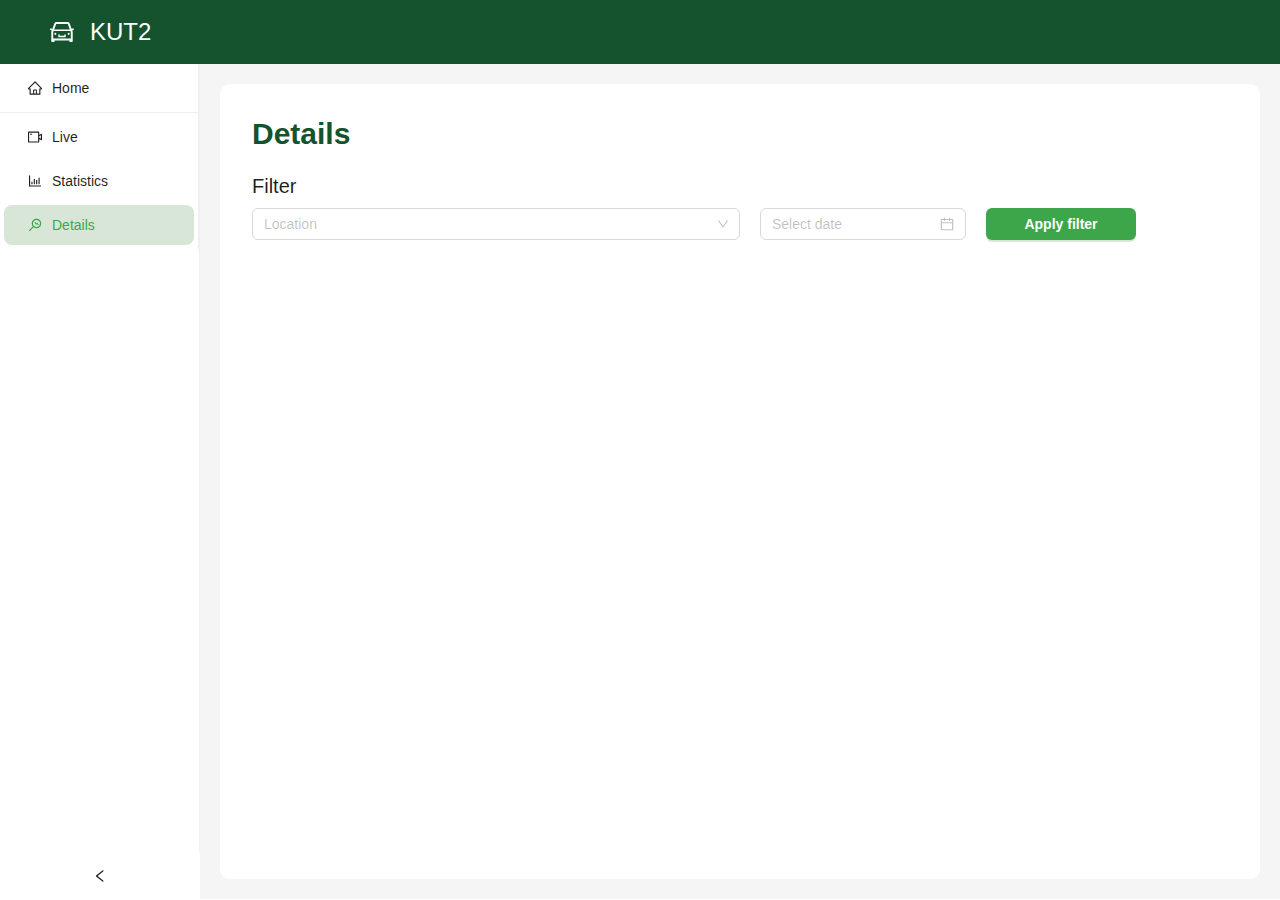
<file: details.html>
<!DOCTYPE html><html lang="en"><head><meta charSet="utf-8"/><meta name="viewport" content="width=device-width, initial-scale=1"/><link rel="preload" href="/_next/static/media/e5c5332c9a22f759-s.p.woff2" as="font" crossorigin="" type="font/woff2"/><link rel="stylesheet" href="/_next/static/css/00a1eadfe151614f.css" data-precedence="next"/><link rel="stylesheet" href="/_next/static/css/5a56e3c1761e58ad.css" data-precedence="next"/><link rel="preload" as="script" fetchPriority="low" href="/_next/static/chunks/webpack-9485cad4f55a0803.js"/><script src="/_next/static/chunks/4bd1b696-293e652d4bab8af0.js" async=""></script><script src="/_next/static/chunks/215-fab7d0cb9a8ba7b5.js" async=""></script><script src="/_next/static/chunks/main-app-a3f2a93b7b1cefed.js" async=""></script><script src="/_next/static/chunks/733-cb5b5d012b9be64d.js" async=""></script><script src="/_next/static/chunks/7-a3b5b4796f29b292.js" async=""></script><script src="/_next/static/chunks/723-4ce9d3d8a5a45bc1.js" async=""></script><script src="/_next/static/chunks/497-c58a4a960fbd5d14.js" async=""></script><script src="/_next/static/chunks/802-371927f67ddc434e.js" async=""></script><script src="/_next/static/chunks/542-c2dede622bbb676d.js" async=""></script><script src="/_next/static/chunks/app/layout-de17c0031cac5ad1.js" async=""></script><script src="/_next/static/chunks/978-f0d34197fd029d8c.js" async=""></script><script src="/_next/static/chunks/app/page-8aeb2cf7af9ed593.js" async=""></script><script src="/_next/static/chunks/790-1c8267193de490f1.js" async=""></script><script src="/_next/static/chunks/799-ac3c520489062529.js" async=""></script><script src="/_next/static/chunks/512-710ed282bcc99053.js" async=""></script><script src="/_next/static/chunks/825-956d52eda623d2b6.js" async=""></script><script src="/_next/static/chunks/app/details/page-d9d7146ef84430f0.js" async=""></script><script src="/_next/static/chunks/app/loading-38be0b09c9a89e3e.js" async=""></script><meta name="next-size-adjust"/><title>KUT2</title><meta name="description" content="Vehicle Identifying and Tracking System"/><link rel="icon" href="/favicon.ico" type="image/x-icon" sizes="16x16"/><script src="/_next/static/chunks/polyfills-42372ed130431b0a.js" noModule=""></script><style id="antd-cssinjs" data-rc-order="prepend" data-rc-priority="-1000">:where(.css-apn68) a{color:#1677ff;text-decoration:none;background-color:transparent;outline:none;cursor:pointer;transition:color 0.3s;-webkit-text-decoration-skip:objects;}:where(.css-apn68) a:hover{color:#69b1ff;}:where(.css-apn68) a:active{color:#0958d9;}:where(.css-apn68) a:active,:where(.css-apn68) a:hover{text-decoration:none;outline:0;}:where(.css-apn68) a:focus{text-decoration:none;outline:0;}:where(.css-apn68) a[disabled]{color:rgba(0, 0, 0, 0.25);cursor:not-allowed;}:where(.css-apn68).ant-layout{font-family:-apple-system,BlinkMacSystemFont,'Segoe UI',Roboto,'Helvetica Neue',Arial,'Noto Sans',sans-serif,'Apple Color Emoji','Segoe UI Emoji','Segoe UI Symbol','Noto Color Emoji';font-size:14px;box-sizing:border-box;}:where(.css-apn68).ant-layout::before,:where(.css-apn68).ant-layout::after{box-sizing:border-box;}:where(.css-apn68).ant-layout [class^="ant-layout"],:where(.css-apn68).ant-layout [class*=" ant-layout"]{box-sizing:border-box;}:where(.css-apn68).ant-layout [class^="ant-layout"]::before,:where(.css-apn68).ant-layout [class*=" ant-layout"]::before,:where(.css-apn68).ant-layout [class^="ant-layout"]::after,:where(.css-apn68).ant-layout [class*=" ant-layout"]::after{box-sizing:border-box;}:where(.css-apn68).ant-layout{display:flex;flex:auto;flex-direction:column;min-height:0;background:#f5f5f5;}:where(.css-apn68).ant-layout,:where(.css-apn68).ant-layout *{box-sizing:border-box;}:where(.css-apn68).ant-layout.ant-layout-has-sider{flex-direction:row;}:where(.css-apn68).ant-layout.ant-layout-has-sider >.ant-layout,:where(.css-apn68).ant-layout.ant-layout-has-sider >.ant-layout-content{width:0;}:where(.css-apn68).ant-layout .ant-layout-header,:where(.css-apn68).ant-layout.ant-layout-footer{flex:0 0 auto;}:where(.css-apn68).ant-layout-rtl{direction:rtl;}:where(.css-apn68).ant-layout-header{height:64px;padding:0 50px;color:rgba(0, 0, 0, 0.88);line-height:64px;background:#001529;}:where(.css-apn68).ant-layout-header .ant-menu{line-height:inherit;}:where(.css-apn68).ant-layout-footer{padding:24px 50px;color:rgba(0, 0, 0, 0.88);font-size:14px;background:#f5f5f5;}:where(.css-apn68).ant-layout-content{flex:auto;color:rgba(0, 0, 0, 0.88);min-height:0;}:where(.css-ej84y) a{color:#1677ff;text-decoration:none;background-color:transparent;outline:none;cursor:pointer;transition:color 0.3s;-webkit-text-decoration-skip:objects;}:where(.css-ej84y) a:hover{color:#69b1ff;}:where(.css-ej84y) a:active{color:#0958d9;}:where(.css-ej84y) a:active,:where(.css-ej84y) a:hover{text-decoration:none;outline:0;}:where(.css-ej84y) a:focus{text-decoration:none;outline:0;}:where(.css-ej84y) a[disabled]{color:rgba(0, 0, 0, 0.25);cursor:not-allowed;}:where(.css-ej84y).ant-layout-sider{font-family:-apple-system,BlinkMacSystemFont,'Segoe UI',Roboto,'Helvetica Neue',Arial,'Noto Sans',sans-serif,'Apple Color Emoji','Segoe UI Emoji','Segoe UI Symbol','Noto Color Emoji';font-size:14px;box-sizing:border-box;}:where(.css-ej84y).ant-layout-sider::before,:where(.css-ej84y).ant-layout-sider::after{box-sizing:border-box;}:where(.css-ej84y).ant-layout-sider [class^="ant-layout-sider"],:where(.css-ej84y).ant-layout-sider [class*=" ant-layout-sider"]{box-sizing:border-box;}:where(.css-ej84y).ant-layout-sider [class^="ant-layout-sider"]::before,:where(.css-ej84y).ant-layout-sider [class*=" ant-layout-sider"]::before,:where(.css-ej84y).ant-layout-sider [class^="ant-layout-sider"]::after,:where(.css-ej84y).ant-layout-sider [class*=" ant-layout-sider"]::after{box-sizing:border-box;}:where(.css-ej84y).ant-layout-sider{position:relative;min-width:0;background:#001529;transition:all 0.2s,background 0s;}:where(.css-ej84y).ant-layout-sider-has-trigger{padding-bottom:48px;}:where(.css-ej84y).ant-layout-sider-right{order:1;}:where(.css-ej84y).ant-layout-sider .ant-layout-sider-children{height:100%;margin-top:-0.1px;padding-top:0.1px;}:where(.css-ej84y).ant-layout-sider .ant-layout-sider-children .ant-menu.ant-menu-inline-collapsed{width:auto;}:where(.css-ej84y).ant-layout-sider .ant-layout-sider-trigger{position:fixed;bottom:0;z-index:1;height:48px;color:#fff;line-height:48px;text-align:center;background:#002140;cursor:pointer;transition:all 0.2s;}:where(.css-ej84y).ant-layout-sider-zero-width >*{overflow:hidden;}:where(.css-ej84y).ant-layout-sider-zero-width-trigger{position:absolute;top:64px;inset-inline-end:-40px;z-index:1;width:40px;height:40px;color:#fff;font-size:20px;display:flex;align-items:center;justify-content:center;background:#001529;border-start-start-radius:0;border-start-end-radius:6px;border-end-end-radius:6px;border-end-start-radius:0;cursor:pointer;transition:background 0.3s ease;}:where(.css-ej84y).ant-layout-sider-zero-width-trigger::after{position:absolute;inset:0;background:transparent;transition:all 0.3s;content:"";}:where(.css-ej84y).ant-layout-sider-zero-width-trigger:hover::after{background:rgba(255, 255, 255, 0.2);}:where(.css-ej84y).ant-layout-sider-zero-width-trigger-right{inset-inline-start:-40px;border-start-start-radius:6px;border-start-end-radius:0;border-end-end-radius:0;border-end-start-radius:6px;}:where(.css-ej84y).ant-layout-sider-light{background:#ffffff;}:where(.css-ej84y).ant-layout-sider-light .ant-layout-sider-trigger{color:rgba(0, 0, 0, 0.88);background:#ffffff;}:where(.css-ej84y).ant-layout-sider-light .ant-layout-sider-zero-width-trigger{color:rgba(0, 0, 0, 0.88);background:#ffffff;border:1px solid #f5f5f5;border-inline-start:0;}:where(.css-ej84y)[class^="ant-menu"],:where(.css-ej84y)[class*=" ant-menu"]{font-family:-apple-system,BlinkMacSystemFont,'Segoe UI',Roboto,'Helvetica Neue',Arial,'Noto Sans',sans-serif,'Apple Color Emoji','Segoe UI Emoji','Segoe UI Symbol','Noto Color Emoji';font-size:14px;box-sizing:border-box;}:where(.css-ej84y)[class^="ant-menu"]::before,:where(.css-ej84y)[class*=" ant-menu"]::before,:where(.css-ej84y)[class^="ant-menu"]::after,:where(.css-ej84y)[class*=" ant-menu"]::after{box-sizing:border-box;}:where(.css-ej84y)[class^="ant-menu"] [class^="ant-menu"],:where(.css-ej84y)[class*=" ant-menu"] [class^="ant-menu"],:where(.css-ej84y)[class^="ant-menu"] [class*=" ant-menu"],:where(.css-ej84y)[class*=" ant-menu"] [class*=" ant-menu"]{box-sizing:border-box;}:where(.css-ej84y)[class^="ant-menu"] [class^="ant-menu"]::before,:where(.css-ej84y)[class*=" ant-menu"] [class^="ant-menu"]::before,:where(.css-ej84y)[class^="ant-menu"] [class*=" ant-menu"]::before,:where(.css-ej84y)[class*=" ant-menu"] [class*=" ant-menu"]::before,:where(.css-ej84y)[class^="ant-menu"] [class^="ant-menu"]::after,:where(.css-ej84y)[class*=" ant-menu"] [class^="ant-menu"]::after,:where(.css-ej84y)[class^="ant-menu"] [class*=" ant-menu"]::after,:where(.css-ej84y)[class*=" ant-menu"] [class*=" ant-menu"]::after{box-sizing:border-box;}:where(.css-ej84y) .ant-menu::before{display:table;content:"";}:where(.css-ej84y) .ant-menu::after{display:table;clear:both;content:"";}:where(.css-ej84y) .ant-menu-hidden{display:none;}:where(.css-ej84y).ant-menu-submenu-hidden{display:none;}:where(.css-ej84y).ant-menu{box-sizing:border-box;margin:0;padding:0;color:rgba(0, 0, 0, 0.88);font-size:14px;line-height:0;list-style:none;font-family:-apple-system,BlinkMacSystemFont,'Segoe UI',Roboto,'Helvetica Neue',Arial,'Noto Sans',sans-serif,'Apple Color Emoji','Segoe UI Emoji','Segoe UI Symbol','Noto Color Emoji';margin-bottom:0;padding-inline-start:0;outline:none;transition:width 0.3s cubic-bezier(0.2, 0, 0, 1) 0s;}:where(.css-ej84y).ant-menu::before{display:table;content:"";}:where(.css-ej84y).ant-menu::after{display:table;clear:both;content:"";}:where(.css-ej84y).ant-menu ul,:where(.css-ej84y).ant-menu ol{margin:0;padding:0;list-style:none;}:where(.css-ej84y).ant-menu-overflow{display:flex;}:where(.css-ej84y).ant-menu-overflow .ant-menu-item{flex:none;}:where(.css-ej84y).ant-menu .ant-menu-item,:where(.css-ej84y).ant-menu .ant-menu-submenu,:where(.css-ej84y).ant-menu .ant-menu-submenu-title{border-radius:8px;}:where(.css-ej84y).ant-menu .ant-menu-item-group-title{padding:8px 16px;font-size:14px;line-height:1.5714285714285714;transition:all 0.3s;}:where(.css-ej84y).ant-menu-horizontal .ant-menu-submenu{transition:border-color 0.3s cubic-bezier(0.645, 0.045, 0.355, 1),background 0.3s cubic-bezier(0.645, 0.045, 0.355, 1);}:where(.css-ej84y).ant-menu .ant-menu-submenu,:where(.css-ej84y).ant-menu .ant-menu-submenu-inline{transition:border-color 0.3s cubic-bezier(0.645, 0.045, 0.355, 1),background 0.3s cubic-bezier(0.645, 0.045, 0.355, 1),padding 0.2s cubic-bezier(0.645, 0.045, 0.355, 1);}:where(.css-ej84y).ant-menu .ant-menu-submenu .ant-menu-sub{cursor:initial;transition:background 0.3s cubic-bezier(0.645, 0.045, 0.355, 1),padding 0.3s cubic-bezier(0.645, 0.045, 0.355, 1);}:where(.css-ej84y).ant-menu .ant-menu-title-content{display:inline-flex;align-items:center;transition:color 0.3s;}:where(.css-ej84y).ant-menu .ant-menu-title-content >a:first-child{flex-grow:1;}:where(.css-ej84y).ant-menu .ant-menu-title-content >.ant-typography-ellipsis-single-line{display:inline;vertical-align:unset;}:where(.css-ej84y).ant-menu .ant-menu-title-content .ant-menu-item-extra{margin-inline-start:auto;padding-inline-start:16px;font-size:12px;color:rgba(0, 0, 0, 0.45);}:where(.css-ej84y).ant-menu .ant-menu-item a::before{position:absolute;inset:0;background-color:transparent;content:"";}:where(.css-ej84y).ant-menu .ant-menu-item-divider{overflow:hidden;line-height:0;border-color:rgba(5, 5, 5, 0.06);border-style:solid;border-width:0;border-top-width:1px;margin-block:1px;padding:0;}:where(.css-ej84y).ant-menu .ant-menu-item-divider-dashed{border-style:dashed;}:where(.css-ej84y).ant-menu .ant-menu-item,:where(.css-ej84y).ant-menu .ant-menu-submenu-title{position:relative;display:block;margin:0;white-space:nowrap;cursor:pointer;transition:border-color 0.3s,background 0.3s,padding calc(0.3s + 0.1s) cubic-bezier(0.645, 0.045, 0.355, 1);}:where(.css-ej84y).ant-menu .ant-menu-item .ant-menu-item-icon,:where(.css-ej84y).ant-menu .ant-menu-submenu-title .ant-menu-item-icon,:where(.css-ej84y).ant-menu .ant-menu-item .anticon,:where(.css-ej84y).ant-menu .ant-menu-submenu-title .anticon{min-width:14px;font-size:14px;transition:font-size 0.2s cubic-bezier(0.215, 0.61, 0.355, 1),margin 0.3s cubic-bezier(0.645, 0.045, 0.355, 1),color 0.3s;}:where(.css-ej84y).ant-menu .ant-menu-item .ant-menu-item-icon +span,:where(.css-ej84y).ant-menu .ant-menu-submenu-title .ant-menu-item-icon +span,:where(.css-ej84y).ant-menu .ant-menu-item .anticon +span,:where(.css-ej84y).ant-menu .ant-menu-submenu-title .anticon +span{margin-inline-start:10px;opacity:1;transition:opacity 0.3s cubic-bezier(0.645, 0.045, 0.355, 1),margin 0.3s,color 0.3s;}:where(.css-ej84y).ant-menu .ant-menu-item .ant-menu-item-icon,:where(.css-ej84y).ant-menu .ant-menu-submenu-title .ant-menu-item-icon{display:inline-flex;align-items:center;color:inherit;font-style:normal;line-height:0;text-align:center;text-transform:none;vertical-align:-0.125em;text-rendering:optimizeLegibility;-webkit-font-smoothing:antialiased;-moz-osx-font-smoothing:grayscale;}:where(.css-ej84y).ant-menu .ant-menu-item .ant-menu-item-icon >*,:where(.css-ej84y).ant-menu .ant-menu-submenu-title .ant-menu-item-icon >*{line-height:1;}:where(.css-ej84y).ant-menu .ant-menu-item .ant-menu-item-icon svg,:where(.css-ej84y).ant-menu .ant-menu-submenu-title .ant-menu-item-icon svg{display:inline-block;}:where(.css-ej84y).ant-menu .ant-menu-item.ant-menu-item-only-child >.anticon,:where(.css-ej84y).ant-menu .ant-menu-submenu-title.ant-menu-item-only-child >.anticon,:where(.css-ej84y).ant-menu .ant-menu-item.ant-menu-item-only-child >.ant-menu-item-icon,:where(.css-ej84y).ant-menu .ant-menu-submenu-title.ant-menu-item-only-child >.ant-menu-item-icon{margin-inline-end:0;}:where(.css-ej84y).ant-menu .ant-menu-item-disabled,:where(.css-ej84y).ant-menu .ant-menu-submenu-disabled{background:none!important;cursor:not-allowed;}:where(.css-ej84y).ant-menu .ant-menu-item-disabled::after,:where(.css-ej84y).ant-menu .ant-menu-submenu-disabled::after{border-color:transparent!important;}:where(.css-ej84y).ant-menu .ant-menu-item-disabled a,:where(.css-ej84y).ant-menu .ant-menu-submenu-disabled a{color:inherit!important;}:where(.css-ej84y).ant-menu .ant-menu-item-disabled >.ant-menu-submenu-title,:where(.css-ej84y).ant-menu .ant-menu-submenu-disabled >.ant-menu-submenu-title{color:inherit!important;cursor:not-allowed;}:where(.css-ej84y).ant-menu .ant-menu-item-group .ant-menu-item-group-list{margin:0;padding:0;}:where(.css-ej84y).ant-menu .ant-menu-item-group .ant-menu-item-group-list .ant-menu-item,:where(.css-ej84y).ant-menu .ant-menu-item-group .ant-menu-item-group-list .ant-menu-submenu-title{padding-inline:28px 16px;}:where(.css-ej84y).ant-menu-submenu-popup{position:absolute;z-index:1050;border-radius:8px;box-shadow:none;transform-origin:0 0;}:where(.css-ej84y).ant-menu-submenu-popup.ant-menu-submenu{background:transparent;}:where(.css-ej84y).ant-menu-submenu-popup::before{position:absolute;inset:0;z-index:-1;width:100%;height:100%;opacity:0;content:"";}:where(.css-ej84y).ant-menu-submenu-popup >.ant-menu{border-radius:8px;}:where(.css-ej84y).ant-menu-submenu-popup >.ant-menu .ant-menu-item,:where(.css-ej84y).ant-menu-submenu-popup >.ant-menu .ant-menu-submenu-title{position:relative;display:block;margin:0;white-space:nowrap;cursor:pointer;transition:border-color 0.3s,background 0.3s,padding calc(0.3s + 0.1s) cubic-bezier(0.645, 0.045, 0.355, 1);}:where(.css-ej84y).ant-menu-submenu-popup >.ant-menu .ant-menu-item .ant-menu-item-icon,:where(.css-ej84y).ant-menu-submenu-popup >.ant-menu .ant-menu-submenu-title .ant-menu-item-icon,:where(.css-ej84y).ant-menu-submenu-popup >.ant-menu .ant-menu-item .anticon,:where(.css-ej84y).ant-menu-submenu-popup >.ant-menu .ant-menu-submenu-title .anticon{min-width:14px;font-size:14px;transition:font-size 0.2s cubic-bezier(0.215, 0.61, 0.355, 1),margin 0.3s cubic-bezier(0.645, 0.045, 0.355, 1),color 0.3s;}:where(.css-ej84y).ant-menu-submenu-popup >.ant-menu .ant-menu-item .ant-menu-item-icon +span,:where(.css-ej84y).ant-menu-submenu-popup >.ant-menu .ant-menu-submenu-title .ant-menu-item-icon +span,:where(.css-ej84y).ant-menu-submenu-popup >.ant-menu .ant-menu-item .anticon +span,:where(.css-ej84y).ant-menu-submenu-popup >.ant-menu .ant-menu-submenu-title .anticon +span{margin-inline-start:10px;opacity:1;transition:opacity 0.3s cubic-bezier(0.645, 0.045, 0.355, 1),margin 0.3s,color 0.3s;}:where(.css-ej84y).ant-menu-submenu-popup >.ant-menu .ant-menu-item .ant-menu-item-icon,:where(.css-ej84y).ant-menu-submenu-popup >.ant-menu .ant-menu-submenu-title .ant-menu-item-icon{display:inline-flex;align-items:center;color:inherit;font-style:normal;line-height:0;text-align:center;text-transform:none;vertical-align:-0.125em;text-rendering:optimizeLegibility;-webkit-font-smoothing:antialiased;-moz-osx-font-smoothing:grayscale;}:where(.css-ej84y).ant-menu-submenu-popup >.ant-menu .ant-menu-item .ant-menu-item-icon >*,:where(.css-ej84y).ant-menu-submenu-popup >.ant-menu .ant-menu-submenu-title .ant-menu-item-icon >*{line-height:1;}:where(.css-ej84y).ant-menu-submenu-popup >.ant-menu .ant-menu-item .ant-menu-item-icon svg,:where(.css-ej84y).ant-menu-submenu-popup >.ant-menu .ant-menu-submenu-title .ant-menu-item-icon svg{display:inline-block;}:where(.css-ej84y).ant-menu-submenu-popup >.ant-menu .ant-menu-item.ant-menu-item-only-child >.anticon,:where(.css-ej84y).ant-menu-submenu-popup >.ant-menu .ant-menu-submenu-title.ant-menu-item-only-child >.anticon,:where(.css-ej84y).ant-menu-submenu-popup >.ant-menu .ant-menu-item.ant-menu-item-only-child >.ant-menu-item-icon,:where(.css-ej84y).ant-menu-submenu-popup >.ant-menu .ant-menu-submenu-title.ant-menu-item-only-child >.ant-menu-item-icon{margin-inline-end:0;}:where(.css-ej84y).ant-menu-submenu-popup >.ant-menu .ant-menu-item-disabled,:where(.css-ej84y).ant-menu-submenu-popup >.ant-menu .ant-menu-submenu-disabled{background:none!important;cursor:not-allowed;}:where(.css-ej84y).ant-menu-submenu-popup >.ant-menu .ant-menu-item-disabled::after,:where(.css-ej84y).ant-menu-submenu-popup >.ant-menu .ant-menu-submenu-disabled::after{border-color:transparent!important;}:where(.css-ej84y).ant-menu-submenu-popup >.ant-menu .ant-menu-item-disabled a,:where(.css-ej84y).ant-menu-submenu-popup >.ant-menu .ant-menu-submenu-disabled a{color:inherit!important;}:where(.css-ej84y).ant-menu-submenu-popup >.ant-menu .ant-menu-item-disabled >.ant-menu-submenu-title,:where(.css-ej84y).ant-menu-submenu-popup >.ant-menu .ant-menu-submenu-disabled >.ant-menu-submenu-title{color:inherit!important;cursor:not-allowed;}:where(.css-ej84y).ant-menu-submenu-popup >.ant-menu .ant-menu-submenu-expand-icon,:where(.css-ej84y).ant-menu-submenu-popup >.ant-menu .ant-menu-submenu-arrow{position:absolute;top:50%;inset-inline-end:16px;width:10px;color:currentcolor;transform:translateY(-50%);transition:transform 0.3s cubic-bezier(0.645, 0.045, 0.355, 1),opacity 0.3s;}:where(.css-ej84y).ant-menu-submenu-popup >.ant-menu .ant-menu-submenu-arrow::before,:where(.css-ej84y).ant-menu-submenu-popup >.ant-menu .ant-menu-submenu-arrow::after{position:absolute;width:6px;height:1.5px;background-color:currentcolor;border-radius:6px;transition:background 0.3s cubic-bezier(0.645, 0.045, 0.355, 1),transform 0.3s cubic-bezier(0.645, 0.045, 0.355, 1),top 0.3s cubic-bezier(0.645, 0.045, 0.355, 1),color 0.3s cubic-bezier(0.645, 0.045, 0.355, 1);content:"";}:where(.css-ej84y).ant-menu-submenu-popup >.ant-menu .ant-menu-submenu-arrow::before{transform:rotate(45deg) translateY(-2.5px);}:where(.css-ej84y).ant-menu-submenu-popup >.ant-menu .ant-menu-submenu-arrow::after{transform:rotate(-45deg) translateY(2.5px);}:where(.css-ej84y).ant-menu-submenu-popup >.ant-menu .ant-menu-item,:where(.css-ej84y).ant-menu-submenu-popup >.ant-menu .ant-menu-submenu>.ant-menu-submenu-title{border-radius:4px;}:where(.css-ej84y).ant-menu-submenu-popup >.ant-menu .ant-menu-submenu-title::after{transition:transform 0.3s cubic-bezier(0.645, 0.045, 0.355, 1);}:where(.css-ej84y).ant-menu-submenu-placement-leftTop,:where(.css-ej84y).ant-menu-submenu-placement-bottomRight,:where(.css-ej84y).ant-menu-submenu{transform-origin:100% 0;}:where(.css-ej84y).ant-menu-submenu-placement-leftBottom,:where(.css-ej84y).ant-menu-submenu-placement-topRight,:where(.css-ej84y).ant-menu-submenu{transform-origin:100% 100%;}:where(.css-ej84y).ant-menu-submenu-placement-rightBottom,:where(.css-ej84y).ant-menu-submenu-placement-topLeft,:where(.css-ej84y).ant-menu-submenu{transform-origin:0 100%;}:where(.css-ej84y).ant-menu-submenu-placement-bottomLeft,:where(.css-ej84y).ant-menu-submenu-placement-rightTop,:where(.css-ej84y).ant-menu-submenu{transform-origin:0 0;}:where(.css-ej84y).ant-menu-submenu-placement-leftTop,:where(.css-ej84y).ant-menu-submenu-placement-leftBottom{padding-inline-end:8px;}:where(.css-ej84y).ant-menu-submenu-placement-rightTop,:where(.css-ej84y).ant-menu-submenu-placement-rightBottom{padding-inline-start:8px;}:where(.css-ej84y).ant-menu-submenu-placement-topRight,:where(.css-ej84y).ant-menu-submenu-placement-topLeft{padding-bottom:8px;}:where(.css-ej84y).ant-menu-submenu-placement-bottomRight,:where(.css-ej84y).ant-menu-submenu-placement-bottomLeft{padding-top:8px;}:where(.css-ej84y).ant-menu .ant-menu-submenu-expand-icon,:where(.css-ej84y).ant-menu .ant-menu-submenu-arrow{position:absolute;top:50%;inset-inline-end:16px;width:10px;color:currentcolor;transform:translateY(-50%);transition:transform 0.3s cubic-bezier(0.645, 0.045, 0.355, 1),opacity 0.3s;}:where(.css-ej84y).ant-menu .ant-menu-submenu-arrow::before,:where(.css-ej84y).ant-menu .ant-menu-submenu-arrow::after{position:absolute;width:6px;height:1.5px;background-color:currentcolor;border-radius:6px;transition:background 0.3s cubic-bezier(0.645, 0.045, 0.355, 1),transform 0.3s cubic-bezier(0.645, 0.045, 0.355, 1),top 0.3s cubic-bezier(0.645, 0.045, 0.355, 1),color 0.3s cubic-bezier(0.645, 0.045, 0.355, 1);content:"";}:where(.css-ej84y).ant-menu .ant-menu-submenu-arrow::before{transform:rotate(45deg) translateY(-2.5px);}:where(.css-ej84y).ant-menu .ant-menu-submenu-arrow::after{transform:rotate(-45deg) translateY(2.5px);}:where(.css-ej84y).ant-menu-inline-collapsed .ant-menu-submenu-arrow::before,:where(.css-ej84y).ant-menu-inline .ant-menu-submenu-arrow::before{transform:rotate(-45deg) translateX(2.5px);}:where(.css-ej84y).ant-menu-inline-collapsed .ant-menu-submenu-arrow::after,:where(.css-ej84y).ant-menu-inline .ant-menu-submenu-arrow::after{transform:rotate(45deg) translateX(-2.5px);}:where(.css-ej84y).ant-menu .ant-menu-submenu-open.ant-menu-submenu-inline>.ant-menu-submenu-title>.ant-menu-submenu-arrow{transform:translateY(-2px);}:where(.css-ej84y).ant-menu .ant-menu-submenu-open.ant-menu-submenu-inline>.ant-menu-submenu-title>.ant-menu-submenu-arrow::after{transform:rotate(-45deg) translateX(-2.5px);}:where(.css-ej84y).ant-menu .ant-menu-submenu-open.ant-menu-submenu-inline>.ant-menu-submenu-title>.ant-menu-submenu-arrow::before{transform:rotate(45deg) translateX(2.5px);}:where(.css-ej84y).ant-layout-header .ant-menu{line-height:inherit;}:where(.css-ej84y).ant-menu-horizontal{line-height:46px;border:0;border-bottom:1px solid rgba(5, 5, 5, 0.06);box-shadow:none;}:where(.css-ej84y).ant-menu-horizontal::after{display:block;clear:both;height:0;content:"\20";}:where(.css-ej84y).ant-menu-horizontal .ant-menu-item,:where(.css-ej84y).ant-menu-horizontal .ant-menu-submenu{position:relative;display:inline-block;vertical-align:bottom;padding-inline:16px;}:where(.css-ej84y).ant-menu-horizontal >.ant-menu-item:hover,:where(.css-ej84y).ant-menu-horizontal >.ant-menu-item-active,:where(.css-ej84y).ant-menu-horizontal >.ant-menu-submenu .ant-menu-submenu-title:hover{background-color:transparent;}:where(.css-ej84y).ant-menu-horizontal .ant-menu-item,:where(.css-ej84y).ant-menu-horizontal .ant-menu-submenu-title{transition:border-color 0.3s,background 0.3s;}:where(.css-ej84y).ant-menu-horizontal .ant-menu-submenu-arrow{display:none;}:where(.css-ej84y).ant-menu-inline.ant-menu-root,:where(.css-ej84y).ant-menu-vertical.ant-menu-root{box-shadow:none;}:where(.css-ej84y).ant-menu-inline .ant-menu-item,:where(.css-ej84y).ant-menu-vertical .ant-menu-item{position:relative;overflow:hidden;}:where(.css-ej84y).ant-menu-inline .ant-menu-item,:where(.css-ej84y).ant-menu-vertical .ant-menu-item,:where(.css-ej84y).ant-menu-inline .ant-menu-submenu-title,:where(.css-ej84y).ant-menu-vertical .ant-menu-submenu-title{height:40px;line-height:40px;padding-inline:16px;overflow:hidden;text-overflow:ellipsis;margin-inline:4px;margin-block:4px;width:calc(100% - 8px);}:where(.css-ej84y).ant-menu-inline >.ant-menu-item,:where(.css-ej84y).ant-menu-vertical >.ant-menu-item,:where(.css-ej84y).ant-menu-inline >.ant-menu-submenu>.ant-menu-submenu-title,:where(.css-ej84y).ant-menu-vertical >.ant-menu-submenu>.ant-menu-submenu-title{height:40px;line-height:40px;}:where(.css-ej84y).ant-menu-inline .ant-menu-item-group-list .ant-menu-submenu-title,:where(.css-ej84y).ant-menu-vertical .ant-menu-item-group-list .ant-menu-submenu-title,:where(.css-ej84y).ant-menu-inline .ant-menu-submenu-title,:where(.css-ej84y).ant-menu-vertical .ant-menu-submenu-title{padding-inline-end:34px;}:where(.css-ej84y).ant-menu-submenu-popup .ant-menu-vertical{box-shadow:0 6px 16px 0 rgba(0, 0, 0, 0.08),0 3px 6px -4px rgba(0, 0, 0, 0.12),0 9px 28px 8px rgba(0, 0, 0, 0.05);}:where(.css-ej84y).ant-menu-submenu-popup .ant-menu-vertical .ant-menu-item{position:relative;overflow:hidden;}:where(.css-ej84y).ant-menu-submenu-popup .ant-menu-vertical .ant-menu-item,:where(.css-ej84y).ant-menu-submenu-popup .ant-menu-vertical .ant-menu-submenu-title{height:40px;line-height:40px;padding-inline:16px;overflow:hidden;text-overflow:ellipsis;margin-inline:4px;margin-block:4px;width:calc(100% - 8px);}:where(.css-ej84y).ant-menu-submenu-popup .ant-menu-vertical >.ant-menu-item,:where(.css-ej84y).ant-menu-submenu-popup .ant-menu-vertical >.ant-menu-submenu>.ant-menu-submenu-title{height:40px;line-height:40px;}:where(.css-ej84y).ant-menu-submenu-popup .ant-menu-vertical .ant-menu-item-group-list .ant-menu-submenu-title,:where(.css-ej84y).ant-menu-submenu-popup .ant-menu-vertical .ant-menu-submenu-title{padding-inline-end:34px;}:where(.css-ej84y).ant-menu-submenu-popup .ant-menu-vertical.ant-menu-sub{min-width:160px;max-height:calc(100vh - 100px);padding:0;overflow:hidden;border-inline-end:0;}:where(.css-ej84y).ant-menu-submenu-popup .ant-menu-vertical.ant-menu-sub:not([class*='-active']){overflow-x:hidden;overflow-y:auto;}:where(.css-ej84y).ant-menu-inline{width:100%;}:where(.css-ej84y).ant-menu-inline.ant-menu-root .ant-menu-item,:where(.css-ej84y).ant-menu-inline.ant-menu-root .ant-menu-submenu-title{display:flex;align-items:center;transition:border-color 0.3s,background 0.3s,padding 0.1s cubic-bezier(0.215, 0.61, 0.355, 1);}:where(.css-ej84y).ant-menu-inline.ant-menu-root .ant-menu-item >.ant-menu-title-content,:where(.css-ej84y).ant-menu-inline.ant-menu-root .ant-menu-submenu-title >.ant-menu-title-content{flex:auto;min-width:0;overflow:hidden;text-overflow:ellipsis;}:where(.css-ej84y).ant-menu-inline.ant-menu-root .ant-menu-item >*,:where(.css-ej84y).ant-menu-inline.ant-menu-root .ant-menu-submenu-title >*{flex:none;}:where(.css-ej84y).ant-menu-inline .ant-menu-sub.ant-menu-inline{padding:0;border:0;border-radius:0;box-shadow:none;}:where(.css-ej84y).ant-menu-inline .ant-menu-sub.ant-menu-inline>.ant-menu-submenu>.ant-menu-submenu-title{height:40px;line-height:40px;list-style-position:inside;list-style-type:disc;}:where(.css-ej84y).ant-menu-inline .ant-menu-sub.ant-menu-inline .ant-menu-item-group-title{padding-inline-start:32px;}:where(.css-ej84y).ant-menu-inline .ant-menu-item{height:40px;line-height:40px;list-style-position:inside;list-style-type:disc;}:where(.css-ej84y).ant-menu-inline-collapsed{width:80px;}:where(.css-ej84y).ant-menu-inline-collapsed.ant-menu-root .ant-menu-item >.ant-menu-inline-collapsed-noicon,:where(.css-ej84y).ant-menu-inline-collapsed.ant-menu-root .ant-menu-submenu .ant-menu-submenu-title >.ant-menu-inline-collapsed-noicon{font-size:16px;text-align:center;}:where(.css-ej84y).ant-menu-inline-collapsed >.ant-menu-item,:where(.css-ej84y).ant-menu-inline-collapsed >.ant-menu-item-group>.ant-menu-item-group-list>.ant-menu-item,:where(.css-ej84y).ant-menu-inline-collapsed >.ant-menu-item-group>.ant-menu-item-group-list>.ant-menu-submenu>.ant-menu-submenu-title,:where(.css-ej84y).ant-menu-inline-collapsed >.ant-menu-submenu>.ant-menu-submenu-title{inset-inline-start:0;padding-inline:calc(50% - 8px - 4px);text-overflow:clip;}:where(.css-ej84y).ant-menu-inline-collapsed >.ant-menu-item .ant-menu-submenu-arrow,:where(.css-ej84y).ant-menu-inline-collapsed >.ant-menu-item-group>.ant-menu-item-group-list>.ant-menu-item .ant-menu-submenu-arrow,:where(.css-ej84y).ant-menu-inline-collapsed >.ant-menu-item-group>.ant-menu-item-group-list>.ant-menu-submenu>.ant-menu-submenu-title .ant-menu-submenu-arrow,:where(.css-ej84y).ant-menu-inline-collapsed >.ant-menu-submenu>.ant-menu-submenu-title .ant-menu-submenu-arrow,:where(.css-ej84y).ant-menu-inline-collapsed >.ant-menu-item .ant-menu-submenu-expand-icon,:where(.css-ej84y).ant-menu-inline-collapsed >.ant-menu-item-group>.ant-menu-item-group-list>.ant-menu-item .ant-menu-submenu-expand-icon,:where(.css-ej84y).ant-menu-inline-collapsed >.ant-menu-item-group>.ant-menu-item-group-list>.ant-menu-submenu>.ant-menu-submenu-title .ant-menu-submenu-expand-icon,:where(.css-ej84y).ant-menu-inline-collapsed >.ant-menu-submenu>.ant-menu-submenu-title .ant-menu-submenu-expand-icon{opacity:0;}:where(.css-ej84y).ant-menu-inline-collapsed >.ant-menu-item .ant-menu-item-icon,:where(.css-ej84y).ant-menu-inline-collapsed >.ant-menu-item-group>.ant-menu-item-group-list>.ant-menu-item .ant-menu-item-icon,:where(.css-ej84y).ant-menu-inline-collapsed >.ant-menu-item-group>.ant-menu-item-group-list>.ant-menu-submenu>.ant-menu-submenu-title .ant-menu-item-icon,:where(.css-ej84y).ant-menu-inline-collapsed >.ant-menu-submenu>.ant-menu-submenu-title .ant-menu-item-icon,:where(.css-ej84y).ant-menu-inline-collapsed >.ant-menu-item .anticon,:where(.css-ej84y).ant-menu-inline-collapsed >.ant-menu-item-group>.ant-menu-item-group-list>.ant-menu-item .anticon,:where(.css-ej84y).ant-menu-inline-collapsed >.ant-menu-item-group>.ant-menu-item-group-list>.ant-menu-submenu>.ant-menu-submenu-title .anticon,:where(.css-ej84y).ant-menu-inline-collapsed >.ant-menu-submenu>.ant-menu-submenu-title .anticon{margin:0;font-size:16px;line-height:40px;}:where(.css-ej84y).ant-menu-inline-collapsed >.ant-menu-item .ant-menu-item-icon +span,:where(.css-ej84y).ant-menu-inline-collapsed >.ant-menu-item-group>.ant-menu-item-group-list>.ant-menu-item .ant-menu-item-icon +span,:where(.css-ej84y).ant-menu-inline-collapsed >.ant-menu-item-group>.ant-menu-item-group-list>.ant-menu-submenu>.ant-menu-submenu-title .ant-menu-item-icon +span,:where(.css-ej84y).ant-menu-inline-collapsed >.ant-menu-submenu>.ant-menu-submenu-title .ant-menu-item-icon +span,:where(.css-ej84y).ant-menu-inline-collapsed >.ant-menu-item .anticon +span,:where(.css-ej84y).ant-menu-inline-collapsed >.ant-menu-item-group>.ant-menu-item-group-list>.ant-menu-item .anticon +span,:where(.css-ej84y).ant-menu-inline-collapsed >.ant-menu-item-group>.ant-menu-item-group-list>.ant-menu-submenu>.ant-menu-submenu-title .anticon +span,:where(.css-ej84y).ant-menu-inline-collapsed >.ant-menu-submenu>.ant-menu-submenu-title .anticon +span{display:inline-block;opacity:0;}:where(.css-ej84y).ant-menu-inline-collapsed .ant-menu-item-icon,:where(.css-ej84y).ant-menu-inline-collapsed .anticon{display:inline-block;}:where(.css-ej84y).ant-menu-inline-collapsed-tooltip{pointer-events:none;}:where(.css-ej84y).ant-menu-inline-collapsed-tooltip .ant-menu-item-icon,:where(.css-ej84y).ant-menu-inline-collapsed-tooltip .anticon{display:none;}:where(.css-ej84y).ant-menu-inline-collapsed-tooltip a,:where(.css-ej84y).ant-menu-inline-collapsed-tooltip a:hover{color:#fff;}:where(.css-ej84y).ant-menu-inline-collapsed .ant-menu-item-group-title{overflow:hidden;white-space:nowrap;text-overflow:ellipsis;padding-inline:8px;}:where(.css-ej84y).ant-menu-light,:where(.css-ej84y).ant-menu-light>.ant-menu{color:rgba(0, 0, 0, 0.88);background:#ffffff;}:where(.css-ej84y).ant-menu-light.ant-menu-root:focus-visible,:where(.css-ej84y).ant-menu-light>.ant-menu.ant-menu-root:focus-visible{outline:3px solid #adccae;outline-offset:1px;transition:outline-offset 0s,outline 0s;}:where(.css-ej84y).ant-menu-light .ant-menu-item-group-title,:where(.css-ej84y).ant-menu-light>.ant-menu .ant-menu-item-group-title{color:rgba(0, 0, 0, 0.45);}:where(.css-ej84y).ant-menu-light .ant-menu-submenu-selected >.ant-menu-submenu-title,:where(.css-ej84y).ant-menu-light>.ant-menu .ant-menu-submenu-selected >.ant-menu-submenu-title{color:#3da64a;}:where(.css-ej84y).ant-menu-light .ant-menu-item,:where(.css-ej84y).ant-menu-light>.ant-menu .ant-menu-item,:where(.css-ej84y).ant-menu-light .ant-menu-submenu-title,:where(.css-ej84y).ant-menu-light>.ant-menu .ant-menu-submenu-title{color:rgba(0, 0, 0, 0.88);}:where(.css-ej84y).ant-menu-light .ant-menu-item:not(.ant-menu-item-disabled):focus-visible,:where(.css-ej84y).ant-menu-light>.ant-menu .ant-menu-item:not(.ant-menu-item-disabled):focus-visible,:where(.css-ej84y).ant-menu-light .ant-menu-submenu-title:not(.ant-menu-item-disabled):focus-visible,:where(.css-ej84y).ant-menu-light>.ant-menu .ant-menu-submenu-title:not(.ant-menu-item-disabled):focus-visible{outline:3px solid #adccae;outline-offset:1px;transition:outline-offset 0s,outline 0s;}:where(.css-ej84y).ant-menu-light .ant-menu-item-disabled,:where(.css-ej84y).ant-menu-light>.ant-menu .ant-menu-item-disabled,:where(.css-ej84y).ant-menu-light .ant-menu-submenu-disabled,:where(.css-ej84y).ant-menu-light>.ant-menu .ant-menu-submenu-disabled{color:rgba(0, 0, 0, 0.25)!important;}:where(.css-ej84y).ant-menu-light .ant-menu-item:not(.ant-menu-item-selected):not(.ant-menu-submenu-selected):hover,:where(.css-ej84y).ant-menu-light>.ant-menu .ant-menu-item:not(.ant-menu-item-selected):not(.ant-menu-submenu-selected):hover,:where(.css-ej84y).ant-menu-light .ant-menu-item:not(.ant-menu-item-selected):not(.ant-menu-submenu-selected) >.ant-menu-submenu-title:hover,:where(.css-ej84y).ant-menu-light>.ant-menu .ant-menu-item:not(.ant-menu-item-selected):not(.ant-menu-submenu-selected) >.ant-menu-submenu-title:hover{color:rgba(0, 0, 0, 0.88);}:where(.css-ej84y).ant-menu-light:not(.ant-menu-horizontal) .ant-menu-item:not(.ant-menu-item-selected):hover,:where(.css-ej84y).ant-menu-light>.ant-menu:not(.ant-menu-horizontal) .ant-menu-item:not(.ant-menu-item-selected):hover{background-color:rgba(0, 0, 0, 0.06);}:where(.css-ej84y).ant-menu-light:not(.ant-menu-horizontal) .ant-menu-item:not(.ant-menu-item-selected):active,:where(.css-ej84y).ant-menu-light>.ant-menu:not(.ant-menu-horizontal) .ant-menu-item:not(.ant-menu-item-selected):active{background-color:#d8e6d8;}:where(.css-ej84y).ant-menu-light:not(.ant-menu-horizontal) .ant-menu-submenu-title:hover,:where(.css-ej84y).ant-menu-light>.ant-menu:not(.ant-menu-horizontal) .ant-menu-submenu-title:hover{background-color:rgba(0, 0, 0, 0.06);}:where(.css-ej84y).ant-menu-light:not(.ant-menu-horizontal) .ant-menu-submenu-title:active,:where(.css-ej84y).ant-menu-light>.ant-menu:not(.ant-menu-horizontal) .ant-menu-submenu-title:active{background-color:#d8e6d8;}:where(.css-ej84y).ant-menu-light .ant-menu-item-danger,:where(.css-ej84y).ant-menu-light>.ant-menu .ant-menu-item-danger{color:#ff4d4f;}:where(.css-ej84y).ant-menu-light .ant-menu-item-danger.ant-menu-item:hover:not(.ant-menu-item-selected):not(.ant-menu-submenu-selected),:where(.css-ej84y).ant-menu-light>.ant-menu .ant-menu-item-danger.ant-menu-item:hover:not(.ant-menu-item-selected):not(.ant-menu-submenu-selected){color:#ff4d4f;}:where(.css-ej84y).ant-menu-light .ant-menu-item-danger.ant-menu-item:active,:where(.css-ej84y).ant-menu-light>.ant-menu .ant-menu-item-danger.ant-menu-item:active{background:#fff2f0;}:where(.css-ej84y).ant-menu-light .ant-menu-item a,:where(.css-ej84y).ant-menu-light>.ant-menu .ant-menu-item a,:where(.css-ej84y).ant-menu-light .ant-menu-item a:hover,:where(.css-ej84y).ant-menu-light>.ant-menu .ant-menu-item a:hover{color:inherit;}:where(.css-ej84y).ant-menu-light .ant-menu-item-selected,:where(.css-ej84y).ant-menu-light>.ant-menu .ant-menu-item-selected{color:#3da64a;}:where(.css-ej84y).ant-menu-light .ant-menu-item-selected.ant-menu-item-danger,:where(.css-ej84y).ant-menu-light>.ant-menu .ant-menu-item-selected.ant-menu-item-danger{color:#ff4d4f;}:where(.css-ej84y).ant-menu-light .ant-menu-item-selected a,:where(.css-ej84y).ant-menu-light>.ant-menu .ant-menu-item-selected a,:where(.css-ej84y).ant-menu-light .ant-menu-item-selected a:hover,:where(.css-ej84y).ant-menu-light>.ant-menu .ant-menu-item-selected a:hover{color:inherit;}:where(.css-ej84y).ant-menu-light .ant-menu-item-selected,:where(.css-ej84y).ant-menu-light>.ant-menu .ant-menu-item-selected{background-color:#d8e6d8;}:where(.css-ej84y).ant-menu-light .ant-menu-item-selected.ant-menu-item-danger,:where(.css-ej84y).ant-menu-light>.ant-menu .ant-menu-item-selected.ant-menu-item-danger{background-color:#fff2f0;}:where(.css-ej84y).ant-menu-light.ant-menu-submenu>.ant-menu,:where(.css-ej84y).ant-menu-light>.ant-menu.ant-menu-submenu>.ant-menu{background-color:#ffffff;}:where(.css-ej84y).ant-menu-light.ant-menu-popup>.ant-menu,:where(.css-ej84y).ant-menu-light>.ant-menu.ant-menu-popup>.ant-menu{background-color:#ffffff;}:where(.css-ej84y).ant-menu-light.ant-menu-submenu-popup>.ant-menu,:where(.css-ej84y).ant-menu-light>.ant-menu.ant-menu-submenu-popup>.ant-menu{background-color:#ffffff;}:where(.css-ej84y).ant-menu-light.ant-menu-horizontal >.ant-menu-item,:where(.css-ej84y).ant-menu-light>.ant-menu.ant-menu-horizontal >.ant-menu-item,:where(.css-ej84y).ant-menu-light.ant-menu-horizontal >.ant-menu-submenu,:where(.css-ej84y).ant-menu-light>.ant-menu.ant-menu-horizontal >.ant-menu-submenu{top:1px;margin-top:-1px;margin-bottom:0;border-radius:0;}:where(.css-ej84y).ant-menu-light.ant-menu-horizontal >.ant-menu-item::after,:where(.css-ej84y).ant-menu-light>.ant-menu.ant-menu-horizontal >.ant-menu-item::after,:where(.css-ej84y).ant-menu-light.ant-menu-horizontal >.ant-menu-submenu::after,:where(.css-ej84y).ant-menu-light>.ant-menu.ant-menu-horizontal >.ant-menu-submenu::after{position:absolute;inset-inline:16px;bottom:0;border-bottom:2px solid transparent;transition:border-color 0.3s cubic-bezier(0.645, 0.045, 0.355, 1);content:"";}:where(.css-ej84y).ant-menu-light.ant-menu-horizontal >.ant-menu-item:hover,:where(.css-ej84y).ant-menu-light>.ant-menu.ant-menu-horizontal >.ant-menu-item:hover,:where(.css-ej84y).ant-menu-light.ant-menu-horizontal >.ant-menu-submenu:hover,:where(.css-ej84y).ant-menu-light>.ant-menu.ant-menu-horizontal >.ant-menu-submenu:hover,:where(.css-ej84y).ant-menu-light.ant-menu-horizontal >.ant-menu-item-active,:where(.css-ej84y).ant-menu-light>.ant-menu.ant-menu-horizontal >.ant-menu-item-active,:where(.css-ej84y).ant-menu-light.ant-menu-horizontal >.ant-menu-submenu-active,:where(.css-ej84y).ant-menu-light>.ant-menu.ant-menu-horizontal >.ant-menu-submenu-active,:where(.css-ej84y).ant-menu-light.ant-menu-horizontal >.ant-menu-item-open,:where(.css-ej84y).ant-menu-light>.ant-menu.ant-menu-horizontal >.ant-menu-item-open,:where(.css-ej84y).ant-menu-light.ant-menu-horizontal >.ant-menu-submenu-open,:where(.css-ej84y).ant-menu-light>.ant-menu.ant-menu-horizontal >.ant-menu-submenu-open{background:transparent;}:where(.css-ej84y).ant-menu-light.ant-menu-horizontal >.ant-menu-item:hover::after,:where(.css-ej84y).ant-menu-light>.ant-menu.ant-menu-horizontal >.ant-menu-item:hover::after,:where(.css-ej84y).ant-menu-light.ant-menu-horizontal >.ant-menu-submenu:hover::after,:where(.css-ej84y).ant-menu-light>.ant-menu.ant-menu-horizontal >.ant-menu-submenu:hover::after,:where(.css-ej84y).ant-menu-light.ant-menu-horizontal >.ant-menu-item-active::after,:where(.css-ej84y).ant-menu-light>.ant-menu.ant-menu-horizontal >.ant-menu-item-active::after,:where(.css-ej84y).ant-menu-light.ant-menu-horizontal >.ant-menu-submenu-active::after,:where(.css-ej84y).ant-menu-light>.ant-menu.ant-menu-horizontal >.ant-menu-submenu-active::after,:where(.css-ej84y).ant-menu-light.ant-menu-horizontal >.ant-menu-item-open::after,:where(.css-ej84y).ant-menu-light>.ant-menu.ant-menu-horizontal >.ant-menu-item-open::after,:where(.css-ej84y).ant-menu-light.ant-menu-horizontal >.ant-menu-submenu-open::after,:where(.css-ej84y).ant-menu-light>.ant-menu.ant-menu-horizontal >.ant-menu-submenu-open::after{border-bottom-width:2px;border-bottom-color:#3da64a;}:where(.css-ej84y).ant-menu-light.ant-menu-horizontal >.ant-menu-item-selected,:where(.css-ej84y).ant-menu-light>.ant-menu.ant-menu-horizontal >.ant-menu-item-selected,:where(.css-ej84y).ant-menu-light.ant-menu-horizontal >.ant-menu-submenu-selected,:where(.css-ej84y).ant-menu-light>.ant-menu.ant-menu-horizontal >.ant-menu-submenu-selected{color:#3da64a;background-color:transparent;}:where(.css-ej84y).ant-menu-light.ant-menu-horizontal >.ant-menu-item-selected:hover,:where(.css-ej84y).ant-menu-light>.ant-menu.ant-menu-horizontal >.ant-menu-item-selected:hover,:where(.css-ej84y).ant-menu-light.ant-menu-horizontal >.ant-menu-submenu-selected:hover,:where(.css-ej84y).ant-menu-light>.ant-menu.ant-menu-horizontal >.ant-menu-submenu-selected:hover{background-color:transparent;}:where(.css-ej84y).ant-menu-light.ant-menu-horizontal >.ant-menu-item-selected::after,:where(.css-ej84y).ant-menu-light>.ant-menu.ant-menu-horizontal >.ant-menu-item-selected::after,:where(.css-ej84y).ant-menu-light.ant-menu-horizontal >.ant-menu-submenu-selected::after,:where(.css-ej84y).ant-menu-light>.ant-menu.ant-menu-horizontal >.ant-menu-submenu-selected::after{border-bottom-width:2px;border-bottom-color:#3da64a;}:where(.css-ej84y).ant-menu-light.ant-menu-root.ant-menu-inline,:where(.css-ej84y).ant-menu-light>.ant-menu.ant-menu-root.ant-menu-inline,:where(.css-ej84y).ant-menu-light.ant-menu-root.ant-menu-vertical,:where(.css-ej84y).ant-menu-light>.ant-menu.ant-menu-root.ant-menu-vertical{border-inline-end:1px solid rgba(5, 5, 5, 0.06);}:where(.css-ej84y).ant-menu-light.ant-menu-inline .ant-menu-sub.ant-menu-inline,:where(.css-ej84y).ant-menu-light>.ant-menu.ant-menu-inline .ant-menu-sub.ant-menu-inline{background:rgba(0, 0, 0, 0.02);}:where(.css-ej84y).ant-menu-light.ant-menu-inline .ant-menu-item,:where(.css-ej84y).ant-menu-light>.ant-menu.ant-menu-inline .ant-menu-item{position:relative;}:where(.css-ej84y).ant-menu-light.ant-menu-inline .ant-menu-item::after,:where(.css-ej84y).ant-menu-light>.ant-menu.ant-menu-inline .ant-menu-item::after{position:absolute;inset-block:0;inset-inline-end:0;border-inline-end:0px solid #3da64a;transform:scaleY(0.0001);opacity:0;transition:transform 0.2s cubic-bezier(0.215, 0.61, 0.355, 1),opacity 0.2s cubic-bezier(0.215, 0.61, 0.355, 1);content:"";}:where(.css-ej84y).ant-menu-light.ant-menu-inline .ant-menu-item.ant-menu-item-danger::after,:where(.css-ej84y).ant-menu-light>.ant-menu.ant-menu-inline .ant-menu-item.ant-menu-item-danger::after{border-inline-end-color:#ff4d4f;}:where(.css-ej84y).ant-menu-light.ant-menu-inline .ant-menu-selected::after,:where(.css-ej84y).ant-menu-light>.ant-menu.ant-menu-inline .ant-menu-selected::after,:where(.css-ej84y).ant-menu-light.ant-menu-inline .ant-menu-item-selected::after,:where(.css-ej84y).ant-menu-light>.ant-menu.ant-menu-inline .ant-menu-item-selected::after{transform:scaleY(1);opacity:1;transition:transform 0.2s cubic-bezier(0.645, 0.045, 0.355, 1),opacity 0.2s cubic-bezier(0.645, 0.045, 0.355, 1);}:where(.css-ej84y).ant-menu-dark,:where(.css-ej84y).ant-menu-dark>.ant-menu{color:rgba(255, 255, 255, 0.65);background:#001529;}:where(.css-ej84y).ant-menu-dark.ant-menu-root:focus-visible,:where(.css-ej84y).ant-menu-dark>.ant-menu.ant-menu-root:focus-visible{outline:3px solid #adccae;outline-offset:1px;transition:outline-offset 0s,outline 0s;}:where(.css-ej84y).ant-menu-dark .ant-menu-item-group-title,:where(.css-ej84y).ant-menu-dark>.ant-menu .ant-menu-item-group-title{color:rgba(255, 255, 255, 0.65);}:where(.css-ej84y).ant-menu-dark .ant-menu-submenu-selected >.ant-menu-submenu-title,:where(.css-ej84y).ant-menu-dark>.ant-menu .ant-menu-submenu-selected >.ant-menu-submenu-title{color:#fff;}:where(.css-ej84y).ant-menu-dark .ant-menu-item,:where(.css-ej84y).ant-menu-dark>.ant-menu .ant-menu-item,:where(.css-ej84y).ant-menu-dark .ant-menu-submenu-title,:where(.css-ej84y).ant-menu-dark>.ant-menu .ant-menu-submenu-title{color:rgba(255, 255, 255, 0.65);}:where(.css-ej84y).ant-menu-dark .ant-menu-item:not(.ant-menu-item-disabled):focus-visible,:where(.css-ej84y).ant-menu-dark>.ant-menu .ant-menu-item:not(.ant-menu-item-disabled):focus-visible,:where(.css-ej84y).ant-menu-dark .ant-menu-submenu-title:not(.ant-menu-item-disabled):focus-visible,:where(.css-ej84y).ant-menu-dark>.ant-menu .ant-menu-submenu-title:not(.ant-menu-item-disabled):focus-visible{outline:3px solid #adccae;outline-offset:1px;transition:outline-offset 0s,outline 0s;}:where(.css-ej84y).ant-menu-dark .ant-menu-item-disabled,:where(.css-ej84y).ant-menu-dark>.ant-menu .ant-menu-item-disabled,:where(.css-ej84y).ant-menu-dark .ant-menu-submenu-disabled,:where(.css-ej84y).ant-menu-dark>.ant-menu .ant-menu-submenu-disabled{color:rgba(255, 255, 255, 0.25)!important;}:where(.css-ej84y).ant-menu-dark .ant-menu-item:not(.ant-menu-item-selected):not(.ant-menu-submenu-selected):hover,:where(.css-ej84y).ant-menu-dark>.ant-menu .ant-menu-item:not(.ant-menu-item-selected):not(.ant-menu-submenu-selected):hover,:where(.css-ej84y).ant-menu-dark .ant-menu-item:not(.ant-menu-item-selected):not(.ant-menu-submenu-selected) >.ant-menu-submenu-title:hover,:where(.css-ej84y).ant-menu-dark>.ant-menu .ant-menu-item:not(.ant-menu-item-selected):not(.ant-menu-submenu-selected) >.ant-menu-submenu-title:hover{color:#fff;}:where(.css-ej84y).ant-menu-dark:not(.ant-menu-horizontal) .ant-menu-item:not(.ant-menu-item-selected):hover,:where(.css-ej84y).ant-menu-dark>.ant-menu:not(.ant-menu-horizontal) .ant-menu-item:not(.ant-menu-item-selected):hover{background-color:transparent;}:where(.css-ej84y).ant-menu-dark:not(.ant-menu-horizontal) .ant-menu-item:not(.ant-menu-item-selected):active,:where(.css-ej84y).ant-menu-dark>.ant-menu:not(.ant-menu-horizontal) .ant-menu-item:not(.ant-menu-item-selected):active{background-color:transparent;}:where(.css-ej84y).ant-menu-dark:not(.ant-menu-horizontal) .ant-menu-submenu-title:hover,:where(.css-ej84y).ant-menu-dark>.ant-menu:not(.ant-menu-horizontal) .ant-menu-submenu-title:hover{background-color:transparent;}:where(.css-ej84y).ant-menu-dark:not(.ant-menu-horizontal) .ant-menu-submenu-title:active,:where(.css-ej84y).ant-menu-dark>.ant-menu:not(.ant-menu-horizontal) .ant-menu-submenu-title:active{background-color:transparent;}:where(.css-ej84y).ant-menu-dark .ant-menu-item-danger,:where(.css-ej84y).ant-menu-dark>.ant-menu .ant-menu-item-danger{color:#ff4d4f;}:where(.css-ej84y).ant-menu-dark .ant-menu-item-danger.ant-menu-item:hover:not(.ant-menu-item-selected):not(.ant-menu-submenu-selected),:where(.css-ej84y).ant-menu-dark>.ant-menu .ant-menu-item-danger.ant-menu-item:hover:not(.ant-menu-item-selected):not(.ant-menu-submenu-selected){color:#ff7875;}:where(.css-ej84y).ant-menu-dark .ant-menu-item-danger.ant-menu-item:active,:where(.css-ej84y).ant-menu-dark>.ant-menu .ant-menu-item-danger.ant-menu-item:active{background:#ff4d4f;}:where(.css-ej84y).ant-menu-dark .ant-menu-item a,:where(.css-ej84y).ant-menu-dark>.ant-menu .ant-menu-item a,:where(.css-ej84y).ant-menu-dark .ant-menu-item a:hover,:where(.css-ej84y).ant-menu-dark>.ant-menu .ant-menu-item a:hover{color:inherit;}:where(.css-ej84y).ant-menu-dark .ant-menu-item-selected,:where(.css-ej84y).ant-menu-dark>.ant-menu .ant-menu-item-selected{color:#fff;}:where(.css-ej84y).ant-menu-dark .ant-menu-item-selected.ant-menu-item-danger,:where(.css-ej84y).ant-menu-dark>.ant-menu .ant-menu-item-selected.ant-menu-item-danger{color:#fff;}:where(.css-ej84y).ant-menu-dark .ant-menu-item-selected a,:where(.css-ej84y).ant-menu-dark>.ant-menu .ant-menu-item-selected a,:where(.css-ej84y).ant-menu-dark .ant-menu-item-selected a:hover,:where(.css-ej84y).ant-menu-dark>.ant-menu .ant-menu-item-selected a:hover{color:inherit;}:where(.css-ej84y).ant-menu-dark .ant-menu-item-selected,:where(.css-ej84y).ant-menu-dark>.ant-menu .ant-menu-item-selected{background-color:#3da64a;}:where(.css-ej84y).ant-menu-dark .ant-menu-item-selected.ant-menu-item-danger,:where(.css-ej84y).ant-menu-dark>.ant-menu .ant-menu-item-selected.ant-menu-item-danger{background-color:#ff4d4f;}:where(.css-ej84y).ant-menu-dark.ant-menu-submenu>.ant-menu,:where(.css-ej84y).ant-menu-dark>.ant-menu.ant-menu-submenu>.ant-menu{background-color:#000c17;}:where(.css-ej84y).ant-menu-dark.ant-menu-popup>.ant-menu,:where(.css-ej84y).ant-menu-dark>.ant-menu.ant-menu-popup>.ant-menu{background-color:#001529;}:where(.css-ej84y).ant-menu-dark.ant-menu-submenu-popup>.ant-menu,:where(.css-ej84y).ant-menu-dark>.ant-menu.ant-menu-submenu-popup>.ant-menu{background-color:#001529;}:where(.css-ej84y).ant-menu-dark.ant-menu-horizontal,:where(.css-ej84y).ant-menu-dark>.ant-menu.ant-menu-horizontal{border-bottom:0;}:where(.css-ej84y).ant-menu-dark.ant-menu-horizontal >.ant-menu-item,:where(.css-ej84y).ant-menu-dark>.ant-menu.ant-menu-horizontal >.ant-menu-item,:where(.css-ej84y).ant-menu-dark.ant-menu-horizontal >.ant-menu-submenu,:where(.css-ej84y).ant-menu-dark>.ant-menu.ant-menu-horizontal >.ant-menu-submenu{top:0;margin-top:0;margin-bottom:0;border-radius:0;}:where(.css-ej84y).ant-menu-dark.ant-menu-horizontal >.ant-menu-item::after,:where(.css-ej84y).ant-menu-dark>.ant-menu.ant-menu-horizontal >.ant-menu-item::after,:where(.css-ej84y).ant-menu-dark.ant-menu-horizontal >.ant-menu-submenu::after,:where(.css-ej84y).ant-menu-dark>.ant-menu.ant-menu-horizontal >.ant-menu-submenu::after{position:absolute;inset-inline:16px;bottom:0;border-bottom:0px solid transparent;transition:border-color 0.3s cubic-bezier(0.645, 0.045, 0.355, 1);content:"";}:where(.css-ej84y).ant-menu-dark.ant-menu-horizontal >.ant-menu-item:hover,:where(.css-ej84y).ant-menu-dark>.ant-menu.ant-menu-horizontal >.ant-menu-item:hover,:where(.css-ej84y).ant-menu-dark.ant-menu-horizontal >.ant-menu-submenu:hover,:where(.css-ej84y).ant-menu-dark>.ant-menu.ant-menu-horizontal >.ant-menu-submenu:hover,:where(.css-ej84y).ant-menu-dark.ant-menu-horizontal >.ant-menu-item-active,:where(.css-ej84y).ant-menu-dark>.ant-menu.ant-menu-horizontal >.ant-menu-item-active,:where(.css-ej84y).ant-menu-dark.ant-menu-horizontal >.ant-menu-submenu-active,:where(.css-ej84y).ant-menu-dark>.ant-menu.ant-menu-horizontal >.ant-menu-submenu-active,:where(.css-ej84y).ant-menu-dark.ant-menu-horizontal >.ant-menu-item-open,:where(.css-ej84y).ant-menu-dark>.ant-menu.ant-menu-horizontal >.ant-menu-item-open,:where(.css-ej84y).ant-menu-dark.ant-menu-horizontal >.ant-menu-submenu-open,:where(.css-ej84y).ant-menu-dark>.ant-menu.ant-menu-horizontal >.ant-menu-submenu-open{background:transparent;}:where(.css-ej84y).ant-menu-dark.ant-menu-horizontal >.ant-menu-item:hover::after,:where(.css-ej84y).ant-menu-dark>.ant-menu.ant-menu-horizontal >.ant-menu-item:hover::after,:where(.css-ej84y).ant-menu-dark.ant-menu-horizontal >.ant-menu-submenu:hover::after,:where(.css-ej84y).ant-menu-dark>.ant-menu.ant-menu-horizontal >.ant-menu-submenu:hover::after,:where(.css-ej84y).ant-menu-dark.ant-menu-horizontal >.ant-menu-item-active::after,:where(.css-ej84y).ant-menu-dark>.ant-menu.ant-menu-horizontal >.ant-menu-item-active::after,:where(.css-ej84y).ant-menu-dark.ant-menu-horizontal >.ant-menu-submenu-active::after,:where(.css-ej84y).ant-menu-dark>.ant-menu.ant-menu-horizontal >.ant-menu-submenu-active::after,:where(.css-ej84y).ant-menu-dark.ant-menu-horizontal >.ant-menu-item-open::after,:where(.css-ej84y).ant-menu-dark>.ant-menu.ant-menu-horizontal >.ant-menu-item-open::after,:where(.css-ej84y).ant-menu-dark.ant-menu-horizontal >.ant-menu-submenu-open::after,:where(.css-ej84y).ant-menu-dark>.ant-menu.ant-menu-horizontal >.ant-menu-submenu-open::after{border-bottom-width:0;border-bottom-color:#fff;}:where(.css-ej84y).ant-menu-dark.ant-menu-horizontal >.ant-menu-item-selected,:where(.css-ej84y).ant-menu-dark>.ant-menu.ant-menu-horizontal >.ant-menu-item-selected,:where(.css-ej84y).ant-menu-dark.ant-menu-horizontal >.ant-menu-submenu-selected,:where(.css-ej84y).ant-menu-dark>.ant-menu.ant-menu-horizontal >.ant-menu-submenu-selected{color:#fff;background-color:#3da64a;}:where(.css-ej84y).ant-menu-dark.ant-menu-horizontal >.ant-menu-item-selected:hover,:where(.css-ej84y).ant-menu-dark>.ant-menu.ant-menu-horizontal >.ant-menu-item-selected:hover,:where(.css-ej84y).ant-menu-dark.ant-menu-horizontal >.ant-menu-submenu-selected:hover,:where(.css-ej84y).ant-menu-dark>.ant-menu.ant-menu-horizontal >.ant-menu-submenu-selected:hover{background-color:#3da64a;}:where(.css-ej84y).ant-menu-dark.ant-menu-horizontal >.ant-menu-item-selected::after,:where(.css-ej84y).ant-menu-dark>.ant-menu.ant-menu-horizontal >.ant-menu-item-selected::after,:where(.css-ej84y).ant-menu-dark.ant-menu-horizontal >.ant-menu-submenu-selected::after,:where(.css-ej84y).ant-menu-dark>.ant-menu.ant-menu-horizontal >.ant-menu-submenu-selected::after{border-bottom-width:0;border-bottom-color:#fff;}:where(.css-ej84y).ant-menu-dark.ant-menu-root.ant-menu-inline,:where(.css-ej84y).ant-menu-dark>.ant-menu.ant-menu-root.ant-menu-inline,:where(.css-ej84y).ant-menu-dark.ant-menu-root.ant-menu-vertical,:where(.css-ej84y).ant-menu-dark>.ant-menu.ant-menu-root.ant-menu-vertical{border-inline-end:0px solid rgba(5, 5, 5, 0.06);}:where(.css-ej84y).ant-menu-dark.ant-menu-inline .ant-menu-sub.ant-menu-inline,:where(.css-ej84y).ant-menu-dark>.ant-menu.ant-menu-inline .ant-menu-sub.ant-menu-inline{background:#000c17;}:where(.css-ej84y).ant-menu-dark.ant-menu-inline .ant-menu-item,:where(.css-ej84y).ant-menu-dark>.ant-menu.ant-menu-inline .ant-menu-item{position:relative;}:where(.css-ej84y).ant-menu-dark.ant-menu-inline .ant-menu-item::after,:where(.css-ej84y).ant-menu-dark>.ant-menu.ant-menu-inline .ant-menu-item::after{position:absolute;inset-block:0;inset-inline-end:0;border-inline-end:0px solid #fff;transform:scaleY(0.0001);opacity:0;transition:transform 0.2s cubic-bezier(0.215, 0.61, 0.355, 1),opacity 0.2s cubic-bezier(0.215, 0.61, 0.355, 1);content:"";}:where(.css-ej84y).ant-menu-dark.ant-menu-inline .ant-menu-item.ant-menu-item-danger::after,:where(.css-ej84y).ant-menu-dark>.ant-menu.ant-menu-inline .ant-menu-item.ant-menu-item-danger::after{border-inline-end-color:#fff;}:where(.css-ej84y).ant-menu-dark.ant-menu-inline .ant-menu-selected::after,:where(.css-ej84y).ant-menu-dark>.ant-menu.ant-menu-inline .ant-menu-selected::after,:where(.css-ej84y).ant-menu-dark.ant-menu-inline .ant-menu-item-selected::after,:where(.css-ej84y).ant-menu-dark>.ant-menu.ant-menu-inline .ant-menu-item-selected::after{transform:scaleY(1);opacity:1;transition:transform 0.2s cubic-bezier(0.645, 0.045, 0.355, 1),opacity 0.2s cubic-bezier(0.645, 0.045, 0.355, 1);}:where(.css-ej84y).ant-menu-rtl{direction:rtl;}:where(.css-ej84y).ant-menu-submenu-rtl{transform-origin:100% 0;}:where(.css-ej84y).ant-menu-rtl.ant-menu-vertical .ant-menu-submenu-arrow::before,:where(.css-ej84y).ant-menu-submenu-rtl .ant-menu-vertical .ant-menu-submenu-arrow::before{transform:rotate(-45deg) translateY(-2.5px);}:where(.css-ej84y).ant-menu-rtl.ant-menu-vertical .ant-menu-submenu-arrow::after,:where(.css-ej84y).ant-menu-submenu-rtl .ant-menu-vertical .ant-menu-submenu-arrow::after{transform:rotate(45deg) translateY(2.5px);}:where(.css-ej84y).ant-menu .ant-motion-collapse-legacy{overflow:hidden;}:where(.css-ej84y).ant-menu .ant-motion-collapse-legacy-active{transition:height 0.2s cubic-bezier(0.645, 0.045, 0.355, 1),opacity 0.2s cubic-bezier(0.645, 0.045, 0.355, 1)!important;}:where(.css-ej84y).ant-menu .ant-motion-collapse{overflow:hidden;transition:height 0.2s cubic-bezier(0.645, 0.045, 0.355, 1),opacity 0.2s cubic-bezier(0.645, 0.045, 0.355, 1)!important;}:where(.css-ej84y).ant-slide-up-enter,:where(.css-ej84y).ant-slide-up-appear{animation-duration:0.2s;animation-fill-mode:both;animation-play-state:paused;}:where(.css-ej84y).ant-slide-up-leave{animation-duration:0.2s;animation-fill-mode:both;animation-play-state:paused;}:where(.css-ej84y).ant-slide-up-enter.ant-slide-up-enter-active,:where(.css-ej84y).ant-slide-up-appear.ant-slide-up-appear-active{animation-name:css-ej84y-antSlideUpIn;animation-play-state:running;}:where(.css-ej84y).ant-slide-up-leave.ant-slide-up-leave-active{animation-name:css-ej84y-antSlideUpOut;animation-play-state:running;pointer-events:none;}:where(.css-ej84y).ant-slide-up-enter,:where(.css-ej84y).ant-slide-up-appear{transform:scale(0);transform-origin:0% 0%;opacity:0;animation-timing-function:cubic-bezier(0.23, 1, 0.32, 1);}:where(.css-ej84y).ant-slide-up-enter-prepare,:where(.css-ej84y).ant-slide-up-appear-prepare{transform:scale(1);}:where(.css-ej84y).ant-slide-up-leave{animation-timing-function:cubic-bezier(0.755, 0.05, 0.855, 0.06);}:where(.css-ej84y).ant-slide-down-enter,:where(.css-ej84y).ant-slide-down-appear{animation-duration:0.2s;animation-fill-mode:both;animation-play-state:paused;}:where(.css-ej84y).ant-slide-down-leave{animation-duration:0.2s;animation-fill-mode:both;animation-play-state:paused;}:where(.css-ej84y).ant-slide-down-enter.ant-slide-down-enter-active,:where(.css-ej84y).ant-slide-down-appear.ant-slide-down-appear-active{animation-name:css-ej84y-antSlideDownIn;animation-play-state:running;}:where(.css-ej84y).ant-slide-down-leave.ant-slide-down-leave-active{animation-name:css-ej84y-antSlideDownOut;animation-play-state:running;pointer-events:none;}:where(.css-ej84y).ant-slide-down-enter,:where(.css-ej84y).ant-slide-down-appear{transform:scale(0);transform-origin:0% 0%;opacity:0;animation-timing-function:cubic-bezier(0.23, 1, 0.32, 1);}:where(.css-ej84y).ant-slide-down-enter-prepare,:where(.css-ej84y).ant-slide-down-appear-prepare{transform:scale(1);}:where(.css-ej84y).ant-slide-down-leave{animation-timing-function:cubic-bezier(0.755, 0.05, 0.855, 0.06);}:where(.css-ej84y).ant-zoom-big-enter,:where(.css-ej84y).ant-zoom-big-appear{animation-duration:0.2s;animation-fill-mode:both;animation-play-state:paused;}:where(.css-ej84y).ant-zoom-big-leave{animation-duration:0.2s;animation-fill-mode:both;animation-play-state:paused;}:where(.css-ej84y).ant-zoom-big-enter.ant-zoom-big-enter-active,:where(.css-ej84y).ant-zoom-big-appear.ant-zoom-big-appear-active{animation-name:css-ej84y-antZoomBigIn;animation-play-state:running;}:where(.css-ej84y).ant-zoom-big-leave.ant-zoom-big-leave-active{animation-name:css-ej84y-antZoomBigOut;animation-play-state:running;pointer-events:none;}:where(.css-ej84y).ant-zoom-big-enter,:where(.css-ej84y).ant-zoom-big-appear{transform:scale(0);opacity:0;animation-timing-function:cubic-bezier(0.08, 0.82, 0.17, 1);}:where(.css-ej84y).ant-zoom-big-enter-prepare,:where(.css-ej84y).ant-zoom-big-appear-prepare{transform:none;}:where(.css-ej84y).ant-zoom-big-leave{animation-timing-function:cubic-bezier(0.78, 0.14, 0.15, 0.86);}@keyframes css-ej84y-antSlideUpIn{0%{transform:scaleY(0.8);transform-origin:0% 0%;opacity:0;}100%{transform:scaleY(1);transform-origin:0% 0%;opacity:1;}}@keyframes css-ej84y-antSlideUpOut{0%{transform:scaleY(1);transform-origin:0% 0%;opacity:1;}100%{transform:scaleY(0.8);transform-origin:0% 0%;opacity:0;}}@keyframes css-ej84y-antSlideDownIn{0%{transform:scaleY(0.8);transform-origin:100% 100%;opacity:0;}100%{transform:scaleY(1);transform-origin:100% 100%;opacity:1;}}@keyframes css-ej84y-antSlideDownOut{0%{transform:scaleY(1);transform-origin:100% 100%;opacity:1;}100%{transform:scaleY(0.8);transform-origin:100% 100%;opacity:0;}}@keyframes css-ej84y-antZoomBigIn{0%{transform:scale(0.8);opacity:0;}100%{transform:scale(1);opacity:1;}}@keyframes css-ej84y-antZoomBigOut{0%{transform:scale(1);}100%{transform:scale(0.8);opacity:0;}}:where(.css-ej84y).ant-tooltip{box-sizing:border-box;margin:0;padding:0;color:rgba(0, 0, 0, 0.88);font-size:14px;line-height:1.5714285714285714;list-style:none;font-family:-apple-system,BlinkMacSystemFont,'Segoe UI',Roboto,'Helvetica Neue',Arial,'Noto Sans',sans-serif,'Apple Color Emoji','Segoe UI Emoji','Segoe UI Symbol','Noto Color Emoji';position:absolute;z-index:1070;display:block;width:max-content;max-width:250px;visibility:visible;--valid-offset-x:var(--arrow-offset-horizontal, var(--arrow-x));transform-origin:var(--valid-offset-x, 50%) var(--arrow-y, 50%);--antd-arrow-background-color:rgba(0, 0, 0, 0.85);}:where(.css-ej84y).ant-tooltip-hidden{display:none;}:where(.css-ej84y).ant-tooltip .ant-tooltip-inner{min-width:1em;min-height:32px;padding:6px 8px;color:#fff;text-align:start;text-decoration:none;word-wrap:break-word;background-color:rgba(0, 0, 0, 0.85);border-radius:6px;box-shadow:0 6px 16px 0 rgba(0, 0, 0, 0.08),0 3px 6px -4px rgba(0, 0, 0, 0.12),0 9px 28px 8px rgba(0, 0, 0, 0.05);box-sizing:border-box;}:where(.css-ej84y).ant-tooltip-placement-left .ant-tooltip-inner,:where(.css-ej84y).ant-tooltip-placement-leftTop .ant-tooltip-inner,:where(.css-ej84y).ant-tooltip-placement-leftBottom .ant-tooltip-inner,:where(.css-ej84y).ant-tooltip-placement-right .ant-tooltip-inner,:where(.css-ej84y).ant-tooltip-placement-rightTop .ant-tooltip-inner,:where(.css-ej84y).ant-tooltip-placement-rightBottom .ant-tooltip-inner{border-radius:6px;}:where(.css-ej84y).ant-tooltip .ant-tooltip-content{position:relative;}:where(.css-ej84y).ant-tooltip.ant-tooltip-blue .ant-tooltip-inner{background-color:#1677ff;}:where(.css-ej84y).ant-tooltip.ant-tooltip-blue .ant-tooltip-arrow{--antd-arrow-background-color:#1677ff;}:where(.css-ej84y).ant-tooltip.ant-tooltip-purple .ant-tooltip-inner{background-color:#722ed1;}:where(.css-ej84y).ant-tooltip.ant-tooltip-purple .ant-tooltip-arrow{--antd-arrow-background-color:#722ed1;}:where(.css-ej84y).ant-tooltip.ant-tooltip-cyan .ant-tooltip-inner{background-color:#13c2c2;}:where(.css-ej84y).ant-tooltip.ant-tooltip-cyan .ant-tooltip-arrow{--antd-arrow-background-color:#13c2c2;}:where(.css-ej84y).ant-tooltip.ant-tooltip-green .ant-tooltip-inner{background-color:#52c41a;}:where(.css-ej84y).ant-tooltip.ant-tooltip-green .ant-tooltip-arrow{--antd-arrow-background-color:#52c41a;}:where(.css-ej84y).ant-tooltip.ant-tooltip-magenta .ant-tooltip-inner{background-color:#eb2f96;}:where(.css-ej84y).ant-tooltip.ant-tooltip-magenta .ant-tooltip-arrow{--antd-arrow-background-color:#eb2f96;}:where(.css-ej84y).ant-tooltip.ant-tooltip-pink .ant-tooltip-inner{background-color:#eb2f96;}:where(.css-ej84y).ant-tooltip.ant-tooltip-pink .ant-tooltip-arrow{--antd-arrow-background-color:#eb2f96;}:where(.css-ej84y).ant-tooltip.ant-tooltip-red .ant-tooltip-inner{background-color:#f5222d;}:where(.css-ej84y).ant-tooltip.ant-tooltip-red .ant-tooltip-arrow{--antd-arrow-background-color:#f5222d;}:where(.css-ej84y).ant-tooltip.ant-tooltip-orange .ant-tooltip-inner{background-color:#fa8c16;}:where(.css-ej84y).ant-tooltip.ant-tooltip-orange .ant-tooltip-arrow{--antd-arrow-background-color:#fa8c16;}:where(.css-ej84y).ant-tooltip.ant-tooltip-yellow .ant-tooltip-inner{background-color:#fadb14;}:where(.css-ej84y).ant-tooltip.ant-tooltip-yellow .ant-tooltip-arrow{--antd-arrow-background-color:#fadb14;}:where(.css-ej84y).ant-tooltip.ant-tooltip-volcano .ant-tooltip-inner{background-color:#fa541c;}:where(.css-ej84y).ant-tooltip.ant-tooltip-volcano .ant-tooltip-arrow{--antd-arrow-background-color:#fa541c;}:where(.css-ej84y).ant-tooltip.ant-tooltip-geekblue .ant-tooltip-inner{background-color:#2f54eb;}:where(.css-ej84y).ant-tooltip.ant-tooltip-geekblue .ant-tooltip-arrow{--antd-arrow-background-color:#2f54eb;}:where(.css-ej84y).ant-tooltip.ant-tooltip-lime .ant-tooltip-inner{background-color:#a0d911;}:where(.css-ej84y).ant-tooltip.ant-tooltip-lime .ant-tooltip-arrow{--antd-arrow-background-color:#a0d911;}:where(.css-ej84y).ant-tooltip.ant-tooltip-gold .ant-tooltip-inner{background-color:#faad14;}:where(.css-ej84y).ant-tooltip.ant-tooltip-gold .ant-tooltip-arrow{--antd-arrow-background-color:#faad14;}:where(.css-ej84y).ant-tooltip-rtl{direction:rtl;}:where(.css-ej84y).ant-tooltip .ant-tooltip-arrow{position:absolute;z-index:1;display:block;pointer-events:none;width:16px;height:16px;overflow:hidden;}:where(.css-ej84y).ant-tooltip .ant-tooltip-arrow::before{position:absolute;bottom:0;inset-inline-start:0;width:16px;height:8px;background:var(--antd-arrow-background-color);clip-path:polygon(1.6568542494923806px 100%, 50% 1.6568542494923806px, 14.34314575050762px 100%, 1.6568542494923806px 100%);clip-path:path('M 0 8 A 4 4 0 0 0 2.82842712474619 6.82842712474619 L 6.585786437626905 3.0710678118654755 A 2 2 0 0 1 9.414213562373096 3.0710678118654755 L 13.17157287525381 6.82842712474619 A 4 4 0 0 0 16 8 Z');content:"";}:where(.css-ej84y).ant-tooltip .ant-tooltip-arrow::after{content:"";position:absolute;width:8.970562748477143px;height:8.970562748477143px;bottom:0;inset-inline:0;margin:auto;border-radius:0 0 2px 0;transform:translateY(50%) rotate(-135deg);box-shadow:2px 2px 5px rgba(0, 0, 0, 0.05);z-index:0;background:transparent;}:where(.css-ej84y).ant-tooltip .ant-tooltip-arrow:before{background:var(--antd-arrow-background-color);}:where(.css-ej84y).ant-tooltip-placement-top>.ant-tooltip-arrow,:where(.css-ej84y).ant-tooltip-placement-topLeft>.ant-tooltip-arrow,:where(.css-ej84y).ant-tooltip-placement-topRight>.ant-tooltip-arrow{bottom:0;transform:translateY(100%) rotate(180deg);}:where(.css-ej84y).ant-tooltip-placement-top>.ant-tooltip-arrow{left:50%;transform:translateX(-50%) translateY(100%) rotate(180deg);}:where(.css-ej84y).ant-tooltip-placement-topLeft{--arrow-offset-horizontal:12px;}:where(.css-ej84y).ant-tooltip-placement-topLeft >.ant-tooltip-arrow{left:12px;}:where(.css-ej84y).ant-tooltip-placement-topRight{--arrow-offset-horizontal:calc(100% - 12px);}:where(.css-ej84y).ant-tooltip-placement-topRight >.ant-tooltip-arrow{right:12px;}:where(.css-ej84y).ant-tooltip-placement-bottom>.ant-tooltip-arrow,:where(.css-ej84y).ant-tooltip-placement-bottomLeft>.ant-tooltip-arrow,:where(.css-ej84y).ant-tooltip-placement-bottomRight>.ant-tooltip-arrow{top:0;transform:translateY(-100%);}:where(.css-ej84y).ant-tooltip-placement-bottom>.ant-tooltip-arrow{left:50%;transform:translateX(-50%) translateY(-100%);}:where(.css-ej84y).ant-tooltip-placement-bottomLeft{--arrow-offset-horizontal:12px;}:where(.css-ej84y).ant-tooltip-placement-bottomLeft >.ant-tooltip-arrow{left:12px;}:where(.css-ej84y).ant-tooltip-placement-bottomRight{--arrow-offset-horizontal:calc(100% - 12px);}:where(.css-ej84y).ant-tooltip-placement-bottomRight >.ant-tooltip-arrow{right:12px;}:where(.css-ej84y).ant-tooltip-placement-left>.ant-tooltip-arrow,:where(.css-ej84y).ant-tooltip-placement-leftTop>.ant-tooltip-arrow,:where(.css-ej84y).ant-tooltip-placement-leftBottom>.ant-tooltip-arrow{right:0;transform:translateX(100%) rotate(90deg);}:where(.css-ej84y).ant-tooltip-placement-left>.ant-tooltip-arrow{top:50%;transform:translateY(-50%) translateX(100%) rotate(90deg);}:where(.css-ej84y).ant-tooltip-placement-leftTop>.ant-tooltip-arrow{top:8px;}:where(.css-ej84y).ant-tooltip-placement-leftBottom>.ant-tooltip-arrow{bottom:8px;}:where(.css-ej84y).ant-tooltip-placement-right>.ant-tooltip-arrow,:where(.css-ej84y).ant-tooltip-placement-rightTop>.ant-tooltip-arrow,:where(.css-ej84y).ant-tooltip-placement-rightBottom>.ant-tooltip-arrow{left:0;transform:translateX(-100%) rotate(-90deg);}:where(.css-ej84y).ant-tooltip-placement-right>.ant-tooltip-arrow{top:50%;transform:translateY(-50%) translateX(-100%) rotate(-90deg);}:where(.css-ej84y).ant-tooltip-placement-rightTop>.ant-tooltip-arrow{top:8px;}:where(.css-ej84y).ant-tooltip-placement-rightBottom>.ant-tooltip-arrow{bottom:8px;}:where(.css-ej84y).ant-tooltip-pure{position:relative;max-width:none;margin:16px;}:where(.css-ej84y).ant-zoom-big-fast-enter,:where(.css-ej84y).ant-zoom-big-fast-appear{animation-duration:0.1s;animation-fill-mode:both;animation-play-state:paused;}:where(.css-ej84y).ant-zoom-big-fast-leave{animation-duration:0.1s;animation-fill-mode:both;animation-play-state:paused;}:where(.css-ej84y).ant-zoom-big-fast-enter.ant-zoom-big-fast-enter-active,:where(.css-ej84y).ant-zoom-big-fast-appear.ant-zoom-big-fast-appear-active{animation-name:css-ej84y-antZoomBigIn;animation-play-state:running;}:where(.css-ej84y).ant-zoom-big-fast-leave.ant-zoom-big-fast-leave-active{animation-name:css-ej84y-antZoomBigOut;animation-play-state:running;pointer-events:none;}:where(.css-ej84y).ant-zoom-big-fast-enter,:where(.css-ej84y).ant-zoom-big-fast-appear{transform:scale(0);opacity:0;animation-timing-function:cubic-bezier(0.08, 0.82, 0.17, 1);}:where(.css-ej84y).ant-zoom-big-fast-enter-prepare,:where(.css-ej84y).ant-zoom-big-fast-appear-prepare{transform:none;}:where(.css-ej84y).ant-zoom-big-fast-leave{animation-timing-function:cubic-bezier(0.78, 0.14, 0.15, 0.86);}:where(.css-ej84y)[class^="ant-select"],:where(.css-ej84y)[class*=" ant-select"]{font-family:-apple-system,BlinkMacSystemFont,'Segoe UI',Roboto,'Helvetica Neue',Arial,'Noto Sans',sans-serif,'Apple Color Emoji','Segoe UI Emoji','Segoe UI Symbol','Noto Color Emoji';font-size:14px;box-sizing:border-box;}:where(.css-ej84y)[class^="ant-select"]::before,:where(.css-ej84y)[class*=" ant-select"]::before,:where(.css-ej84y)[class^="ant-select"]::after,:where(.css-ej84y)[class*=" ant-select"]::after{box-sizing:border-box;}:where(.css-ej84y)[class^="ant-select"] [class^="ant-select"],:where(.css-ej84y)[class*=" ant-select"] [class^="ant-select"],:where(.css-ej84y)[class^="ant-select"] [class*=" ant-select"],:where(.css-ej84y)[class*=" ant-select"] [class*=" ant-select"]{box-sizing:border-box;}:where(.css-ej84y)[class^="ant-select"] [class^="ant-select"]::before,:where(.css-ej84y)[class*=" ant-select"] [class^="ant-select"]::before,:where(.css-ej84y)[class^="ant-select"] [class*=" ant-select"]::before,:where(.css-ej84y)[class*=" ant-select"] [class*=" ant-select"]::before,:where(.css-ej84y)[class^="ant-select"] [class^="ant-select"]::after,:where(.css-ej84y)[class*=" ant-select"] [class^="ant-select"]::after,:where(.css-ej84y)[class^="ant-select"] [class*=" ant-select"]::after,:where(.css-ej84y)[class*=" ant-select"] [class*=" ant-select"]::after{box-sizing:border-box;}:where(.css-ej84y).ant-select.ant-select-in-form-item{width:100%;}:where(.css-ej84y).ant-select{box-sizing:border-box;margin:0;padding:0;color:rgba(0, 0, 0, 0.88);font-size:14px;line-height:1.5714285714285714;list-style:none;font-family:-apple-system,BlinkMacSystemFont,'Segoe UI',Roboto,'Helvetica Neue',Arial,'Noto Sans',sans-serif,'Apple Color Emoji','Segoe UI Emoji','Segoe UI Symbol','Noto Color Emoji';position:relative;display:inline-block;cursor:pointer;}:where(.css-ej84y).ant-select:not(.ant-select-customize-input) .ant-select-selector{position:relative;transition:all 0.2s cubic-bezier(0.645, 0.045, 0.355, 1);}:where(.css-ej84y).ant-select:not(.ant-select-customize-input) .ant-select-selector input{cursor:pointer;}.ant-select-show-search:where(.css-ej84y).ant-select:not(.ant-select-customize-input) .ant-select-selector{cursor:text;}.ant-select-show-search:where(.css-ej84y).ant-select:not(.ant-select-customize-input) .ant-select-selector input{cursor:auto;color:inherit;height:100%;}.ant-select-disabled:where(.css-ej84y).ant-select:not(.ant-select-customize-input) .ant-select-selector{cursor:not-allowed;}.ant-select-disabled:where(.css-ej84y).ant-select:not(.ant-select-customize-input) .ant-select-selector input{cursor:not-allowed;}:where(.css-ej84y).ant-select:not(.ant-select-customize-input) .ant-select-selector .ant-select-selection-search-input{margin:0;padding:0;background:transparent;border:none;outline:none;appearance:none;font-family:inherit;}:where(.css-ej84y).ant-select:not(.ant-select-customize-input) .ant-select-selector .ant-select-selection-search-input::-webkit-search-cancel-button{display:none;-webkit-appearance:none;}:where(.css-ej84y).ant-select .ant-select-selection-item{flex:1;font-weight:normal;position:relative;user-select:none;overflow:hidden;white-space:nowrap;text-overflow:ellipsis;}:where(.css-ej84y).ant-select .ant-select-selection-item >.ant-typography{display:inline;}:where(.css-ej84y).ant-select .ant-select-selection-placeholder{overflow:hidden;white-space:nowrap;text-overflow:ellipsis;flex:1;color:rgba(0, 0, 0, 0.25);pointer-events:none;}:where(.css-ej84y).ant-select .ant-select-arrow{display:flex;align-items:center;color:rgba(0, 0, 0, 0.25);font-style:normal;line-height:1;text-align:center;text-transform:none;vertical-align:-0.125em;text-rendering:optimizeLegibility;-webkit-font-smoothing:antialiased;-moz-osx-font-smoothing:grayscale;position:absolute;top:50%;inset-inline-start:auto;inset-inline-end:11px;height:12px;margin-top:-6px;font-size:12px;pointer-events:none;transition:opacity 0.3s ease;}:where(.css-ej84y).ant-select .ant-select-arrow >*{line-height:1;}:where(.css-ej84y).ant-select .ant-select-arrow svg{display:inline-block;}:where(.css-ej84y).ant-select .ant-select-arrow .anticon{vertical-align:top;transition:transform 0.3s;}:where(.css-ej84y).ant-select .ant-select-arrow .anticon >svg{vertical-align:top;}:where(.css-ej84y).ant-select .ant-select-arrow .anticon:not(.ant-select-suffix){pointer-events:auto;}.ant-select-disabled :where(.css-ej84y).ant-select .ant-select-arrow{cursor:not-allowed;}:where(.css-ej84y).ant-select .ant-select-arrow >*:not(:last-child){margin-inline-end:8px;}:where(.css-ej84y).ant-select .ant-select-clear{position:absolute;top:50%;inset-inline-start:auto;inset-inline-end:11px;z-index:1;display:inline-block;width:12px;height:12px;margin-top:-6px;color:rgba(0, 0, 0, 0.25);font-size:12px;font-style:normal;line-height:1;text-align:center;text-transform:none;cursor:pointer;opacity:0;transition:color 0.2s ease,opacity 0.3s ease;text-rendering:auto;}:where(.css-ej84y).ant-select .ant-select-clear:before{display:block;}:where(.css-ej84y).ant-select .ant-select-clear:hover{color:rgba(0, 0, 0, 0.45);}:where(.css-ej84y).ant-select:hover .ant-select-clear{opacity:1;background:#fff;border-radius:50%;}:where(.css-ej84y).ant-select-has-feedback .ant-select-clear{inset-inline-end:33px;}:where(.css-ej84y).ant-select-single{font-size:14px;height:32px;}:where(.css-ej84y).ant-select-single .ant-select-selector{box-sizing:border-box;margin:0;padding:0;color:rgba(0, 0, 0, 0.88);font-size:14px;line-height:1.5714285714285714;list-style:none;font-family:inherit;display:flex;border-radius:6px;}:where(.css-ej84y).ant-select-single .ant-select-selector .ant-select-selection-search{position:absolute;top:0;inset-inline-start:11px;inset-inline-end:23px;bottom:0;}:where(.css-ej84y).ant-select-single .ant-select-selector .ant-select-selection-search-input{width:100%;-webkit-appearance:textfield;}:where(.css-ej84y).ant-select-single .ant-select-selector .ant-select-selection-item,:where(.css-ej84y).ant-select-single .ant-select-selector .ant-select-selection-placeholder{padding:0;line-height:30px;transition:all 0.3s,visibility 0s;align-self:center;}:where(.css-ej84y).ant-select-single .ant-select-selector .ant-select-selection-placeholder{transition:none;pointer-events:none;}:where(.css-ej84y).ant-select-single .ant-select-selector:after,:where(.css-ej84y).ant-select-single .ant-select-selector .ant-select-selection-item:empty:after,:where(.css-ej84y).ant-select-single .ant-select-selector .ant-select-selection-placeholder:empty:after{display:inline-block;width:0;visibility:hidden;content:"\a0";}:where(.css-ej84y).ant-select-single.ant-select-show-arrow .ant-select-selection-item,:where(.css-ej84y).ant-select-single.ant-select-show-arrow .ant-select-selection-placeholder{padding-inline-end:18px;}:where(.css-ej84y).ant-select-single.ant-select-open .ant-select-selection-item{color:rgba(0, 0, 0, 0.25);}:where(.css-ej84y).ant-select-single:not(.ant-select-customize-input) .ant-select-selector{width:100%;height:100%;padding:0 11px;}:where(.css-ej84y).ant-select-single:not(.ant-select-customize-input) .ant-select-selector .ant-select-selection-search-input{height:30px;}:where(.css-ej84y).ant-select-single:not(.ant-select-customize-input) .ant-select-selector:after{line-height:30px;}:where(.css-ej84y).ant-select-single.ant-select-customize-input .ant-select-selector:after{display:none;}:where(.css-ej84y).ant-select-single.ant-select-customize-input .ant-select-selector .ant-select-selection-search{position:static;width:100%;}:where(.css-ej84y).ant-select-single.ant-select-customize-input .ant-select-selector .ant-select-selection-placeholder{position:absolute;inset-inline-start:0;inset-inline-end:0;padding:0 11px;}:where(.css-ej84y).ant-select-single.ant-select-customize-input .ant-select-selector .ant-select-selection-placeholder:after{display:none;}:where(.css-ej84y).ant-select-single.ant-select-sm{font-size:14px;height:24px;}:where(.css-ej84y).ant-select-single.ant-select-sm .ant-select-selector{box-sizing:border-box;margin:0;padding:0;color:rgba(0, 0, 0, 0.88);font-size:14px;line-height:1.5714285714285714;list-style:none;font-family:inherit;display:flex;border-radius:4px;}:where(.css-ej84y).ant-select-single.ant-select-sm .ant-select-selector .ant-select-selection-search{position:absolute;top:0;inset-inline-start:11px;inset-inline-end:23px;bottom:0;}:where(.css-ej84y).ant-select-single.ant-select-sm .ant-select-selector .ant-select-selection-search-input{width:100%;-webkit-appearance:textfield;}:where(.css-ej84y).ant-select-single.ant-select-sm .ant-select-selector .ant-select-selection-item,:where(.css-ej84y).ant-select-single.ant-select-sm .ant-select-selector .ant-select-selection-placeholder{padding:0;line-height:22px;transition:all 0.3s,visibility 0s;align-self:center;}:where(.css-ej84y).ant-select-single.ant-select-sm .ant-select-selector .ant-select-selection-placeholder{transition:none;pointer-events:none;}:where(.css-ej84y).ant-select-single.ant-select-sm .ant-select-selector:after,:where(.css-ej84y).ant-select-single.ant-select-sm .ant-select-selector .ant-select-selection-item:empty:after,:where(.css-ej84y).ant-select-single.ant-select-sm .ant-select-selector .ant-select-selection-placeholder:empty:after{display:inline-block;width:0;visibility:hidden;content:"\a0";}:where(.css-ej84y).ant-select-single.ant-select-sm.ant-select-show-arrow .ant-select-selection-item,:where(.css-ej84y).ant-select-single.ant-select-sm.ant-select-show-arrow .ant-select-selection-placeholder{padding-inline-end:18px;}:where(.css-ej84y).ant-select-single.ant-select-sm.ant-select-open .ant-select-selection-item{color:rgba(0, 0, 0, 0.25);}:where(.css-ej84y).ant-select-single.ant-select-sm:not(.ant-select-customize-input) .ant-select-selector{width:100%;height:100%;padding:0 11px;}:where(.css-ej84y).ant-select-single.ant-select-sm:not(.ant-select-customize-input) .ant-select-selector .ant-select-selection-search-input{height:22px;}:where(.css-ej84y).ant-select-single.ant-select-sm:not(.ant-select-customize-input) .ant-select-selector:after{line-height:22px;}:where(.css-ej84y).ant-select-single.ant-select-sm.ant-select-customize-input .ant-select-selector:after{display:none;}:where(.css-ej84y).ant-select-single.ant-select-sm.ant-select-customize-input .ant-select-selector .ant-select-selection-search{position:static;width:100%;}:where(.css-ej84y).ant-select-single.ant-select-sm.ant-select-customize-input .ant-select-selector .ant-select-selection-placeholder{position:absolute;inset-inline-start:0;inset-inline-end:0;padding:0 11px;}:where(.css-ej84y).ant-select-single.ant-select-sm.ant-select-customize-input .ant-select-selector .ant-select-selection-placeholder:after{display:none;}:where(.css-ej84y).ant-select-single.ant-select-sm:not(.ant-select-customize-input) .ant-select-selection-search{inset-inline-start:7px;inset-inline-end:7px;}:where(.css-ej84y).ant-select-single.ant-select-sm:not(.ant-select-customize-input) .ant-select-selector{padding:0 7px;}:where(.css-ej84y).ant-select-single.ant-select-sm:not(.ant-select-customize-input).ant-select-show-arrow .ant-select-selection-search{inset-inline-end:28px;}:where(.css-ej84y).ant-select-single.ant-select-sm:not(.ant-select-customize-input).ant-select-show-arrow .ant-select-selection-item,:where(.css-ej84y).ant-select-single.ant-select-sm:not(.ant-select-customize-input).ant-select-show-arrow .ant-select-selection-placeholder{padding-inline-end:21px;}:where(.css-ej84y).ant-select-single.ant-select-lg{font-size:16px;height:40px;}:where(.css-ej84y).ant-select-single.ant-select-lg .ant-select-selector{box-sizing:border-box;margin:0;padding:0;color:rgba(0, 0, 0, 0.88);font-size:16px;line-height:1.5714285714285714;list-style:none;font-family:inherit;display:flex;border-radius:8px;}:where(.css-ej84y).ant-select-single.ant-select-lg .ant-select-selector .ant-select-selection-search{position:absolute;top:0;inset-inline-start:11px;inset-inline-end:23px;bottom:0;}:where(.css-ej84y).ant-select-single.ant-select-lg .ant-select-selector .ant-select-selection-search-input{width:100%;-webkit-appearance:textfield;}:where(.css-ej84y).ant-select-single.ant-select-lg .ant-select-selector .ant-select-selection-item,:where(.css-ej84y).ant-select-single.ant-select-lg .ant-select-selector .ant-select-selection-placeholder{padding:0;line-height:38px;transition:all 0.3s,visibility 0s;align-self:center;}:where(.css-ej84y).ant-select-single.ant-select-lg .ant-select-selector .ant-select-selection-placeholder{transition:none;pointer-events:none;}:where(.css-ej84y).ant-select-single.ant-select-lg .ant-select-selector:after,:where(.css-ej84y).ant-select-single.ant-select-lg .ant-select-selector .ant-select-selection-item:empty:after,:where(.css-ej84y).ant-select-single.ant-select-lg .ant-select-selector .ant-select-selection-placeholder:empty:after{display:inline-block;width:0;visibility:hidden;content:"\a0";}:where(.css-ej84y).ant-select-single.ant-select-lg.ant-select-show-arrow .ant-select-selection-item,:where(.css-ej84y).ant-select-single.ant-select-lg.ant-select-show-arrow .ant-select-selection-placeholder{padding-inline-end:18px;}:where(.css-ej84y).ant-select-single.ant-select-lg.ant-select-open .ant-select-selection-item{color:rgba(0, 0, 0, 0.25);}:where(.css-ej84y).ant-select-single.ant-select-lg:not(.ant-select-customize-input) .ant-select-selector{width:100%;height:100%;padding:0 11px;}:where(.css-ej84y).ant-select-single.ant-select-lg:not(.ant-select-customize-input) .ant-select-selector .ant-select-selection-search-input{height:38px;}:where(.css-ej84y).ant-select-single.ant-select-lg:not(.ant-select-customize-input) .ant-select-selector:after{line-height:38px;}:where(.css-ej84y).ant-select-single.ant-select-lg.ant-select-customize-input .ant-select-selector:after{display:none;}:where(.css-ej84y).ant-select-single.ant-select-lg.ant-select-customize-input .ant-select-selector .ant-select-selection-search{position:static;width:100%;}:where(.css-ej84y).ant-select-single.ant-select-lg.ant-select-customize-input .ant-select-selector .ant-select-selection-placeholder{position:absolute;inset-inline-start:0;inset-inline-end:0;padding:0 11px;}:where(.css-ej84y).ant-select-single.ant-select-lg.ant-select-customize-input .ant-select-selector .ant-select-selection-placeholder:after{display:none;}:where(.css-ej84y).ant-select-multiple .ant-select-selection-overflow{position:relative;display:flex;flex:auto;flex-wrap:wrap;max-width:100%;}:where(.css-ej84y).ant-select-multiple .ant-select-selection-overflow-item{flex:none;align-self:center;max-width:100%;display:inline-flex;}:where(.css-ej84y).ant-select-multiple .ant-select-selection-overflow .ant-select-selection-item{display:flex;align-self:center;flex:none;box-sizing:border-box;max-width:100%;margin-block:2px;border-radius:4px;cursor:default;transition:font-size 0.3s,line-height 0.3s,height 0.3s;margin-inline-end:4px;padding-inline-start:8px;padding-inline-end:4px;}.ant-select-disabled:where(.css-ej84y).ant-select-multiple .ant-select-selection-overflow .ant-select-selection-item{color:rgba(0, 0, 0, 0.25);border-color:transparent;cursor:not-allowed;}:where(.css-ej84y).ant-select-multiple .ant-select-selection-overflow .ant-select-selection-item-content{display:inline-block;margin-inline-end:4px;overflow:hidden;white-space:pre;text-overflow:ellipsis;}:where(.css-ej84y).ant-select-multiple .ant-select-selection-overflow .ant-select-selection-item-remove{display:inline-flex;align-items:center;color:rgba(0, 0, 0, 0.45);font-style:normal;line-height:inherit;text-align:center;text-transform:none;vertical-align:-0.125em;text-rendering:optimizeLegibility;-webkit-font-smoothing:antialiased;-moz-osx-font-smoothing:grayscale;font-weight:bold;font-size:10px;cursor:pointer;}:where(.css-ej84y).ant-select-multiple .ant-select-selection-overflow .ant-select-selection-item-remove >*{line-height:1;}:where(.css-ej84y).ant-select-multiple .ant-select-selection-overflow .ant-select-selection-item-remove svg{display:inline-block;}:where(.css-ej84y).ant-select-multiple .ant-select-selection-overflow .ant-select-selection-item-remove >.anticon{vertical-align:-0.2em;}:where(.css-ej84y).ant-select-multiple .ant-select-selection-overflow .ant-select-selection-item-remove:hover{color:rgba(0, 0, 0, 0.88);}:where(.css-ej84y).ant-select-multiple .ant-select-selector{display:flex;flex-wrap:wrap;align-items:center;height:100%;padding-inline:3px;padding-block:1px;border-radius:6px;}.ant-select-disabled:where(.css-ej84y).ant-select-multiple .ant-select-selector{background:rgba(0, 0, 0, 0.04);cursor:not-allowed;}:where(.css-ej84y).ant-select-multiple .ant-select-selector:after{display:inline-block;width:0;margin:2px 0;line-height:24px;visibility:hidden;content:"\a0";}:where(.css-ej84y).ant-select-multiple .ant-select-selection-item{height:24px;line-height:22px;}:where(.css-ej84y).ant-select-multiple .ant-select-selection-overflow-item+.ant-select-selection-overflow-item .ant-select-selection-search{margin-inline-start:0;}:where(.css-ej84y).ant-select-multiple .ant-select-selection-overflow-item-suffix{height:100%;}:where(.css-ej84y).ant-select-multiple .ant-select-selection-search{display:inline-flex;position:relative;max-width:100%;margin-inline-start:8px;}:where(.css-ej84y).ant-select-multiple .ant-select-selection-search-input,:where(.css-ej84y).ant-select-multiple .ant-select-selection-search-mirror{height:24px;font-family:-apple-system,BlinkMacSystemFont,'Segoe UI',Roboto,'Helvetica Neue',Arial,'Noto Sans',sans-serif,'Apple Color Emoji','Segoe UI Emoji','Segoe UI Symbol','Noto Color Emoji';line-height:24px;transition:all 0.3s;}:where(.css-ej84y).ant-select-multiple .ant-select-selection-search-input{width:100%;min-width:4.1px;}:where(.css-ej84y).ant-select-multiple .ant-select-selection-search-mirror{position:absolute;top:0;inset-inline-start:0;inset-inline-end:auto;z-index:999;white-space:pre;visibility:hidden;}:where(.css-ej84y).ant-select-multiple .ant-select-selection-placeholder{position:absolute;top:50%;inset-inline-start:11px;inset-inline-end:11px;transform:translateY(-50%);transition:all 0.3s;}:where(.css-ej84y).ant-select-multiple{font-size:14px;}.ant-select-show-search:where(.css-ej84y).ant-select-multiple .ant-select-selector{cursor:text;}:where(.css-ej84y).ant-select-multiple.ant-select-show-arrow .ant-select-selector,:where(.css-ej84y).ant-select-multiple.ant-select-allow-clear .ant-select-selector{padding-inline-end:24px;}:where(.css-ej84y).ant-select-multiple.ant-select-sm .ant-select-selection-overflow{position:relative;display:flex;flex:auto;flex-wrap:wrap;max-width:100%;}:where(.css-ej84y).ant-select-multiple.ant-select-sm .ant-select-selection-overflow-item{flex:none;align-self:center;max-width:100%;display:inline-flex;}:where(.css-ej84y).ant-select-multiple.ant-select-sm .ant-select-selection-overflow .ant-select-selection-item{display:flex;align-self:center;flex:none;box-sizing:border-box;max-width:100%;margin-block:2px;border-radius:2px;cursor:default;transition:font-size 0.3s,line-height 0.3s,height 0.3s;margin-inline-end:4px;padding-inline-start:8px;padding-inline-end:4px;}.ant-select-disabled:where(.css-ej84y).ant-select-multiple.ant-select-sm .ant-select-selection-overflow .ant-select-selection-item{color:rgba(0, 0, 0, 0.25);border-color:transparent;cursor:not-allowed;}:where(.css-ej84y).ant-select-multiple.ant-select-sm .ant-select-selection-overflow .ant-select-selection-item-content{display:inline-block;margin-inline-end:4px;overflow:hidden;white-space:pre;text-overflow:ellipsis;}:where(.css-ej84y).ant-select-multiple.ant-select-sm .ant-select-selection-overflow .ant-select-selection-item-remove{display:inline-flex;align-items:center;color:rgba(0, 0, 0, 0.45);font-style:normal;line-height:inherit;text-align:center;text-transform:none;vertical-align:-0.125em;text-rendering:optimizeLegibility;-webkit-font-smoothing:antialiased;-moz-osx-font-smoothing:grayscale;font-weight:bold;font-size:10px;cursor:pointer;}:where(.css-ej84y).ant-select-multiple.ant-select-sm .ant-select-selection-overflow .ant-select-selection-item-remove >*{line-height:1;}:where(.css-ej84y).ant-select-multiple.ant-select-sm .ant-select-selection-overflow .ant-select-selection-item-remove svg{display:inline-block;}:where(.css-ej84y).ant-select-multiple.ant-select-sm .ant-select-selection-overflow .ant-select-selection-item-remove >.anticon{vertical-align:-0.2em;}:where(.css-ej84y).ant-select-multiple.ant-select-sm .ant-select-selection-overflow .ant-select-selection-item-remove:hover{color:rgba(0, 0, 0, 0.88);}:where(.css-ej84y).ant-select-multiple.ant-select-sm .ant-select-selector{display:flex;flex-wrap:wrap;align-items:center;height:100%;padding-inline:3px;padding-block:1px;border-radius:4px;}.ant-select-disabled:where(.css-ej84y).ant-select-multiple.ant-select-sm .ant-select-selector{background:rgba(0, 0, 0, 0.04);cursor:not-allowed;}:where(.css-ej84y).ant-select-multiple.ant-select-sm .ant-select-selector:after{display:inline-block;width:0;margin:2px 0;line-height:16px;visibility:hidden;content:"\a0";}:where(.css-ej84y).ant-select-multiple.ant-select-sm .ant-select-selection-item{height:16px;line-height:14px;}:where(.css-ej84y).ant-select-multiple.ant-select-sm .ant-select-selection-overflow-item+.ant-select-selection-overflow-item .ant-select-selection-search{margin-inline-start:0;}:where(.css-ej84y).ant-select-multiple.ant-select-sm .ant-select-selection-overflow-item-suffix{height:100%;}:where(.css-ej84y).ant-select-multiple.ant-select-sm .ant-select-selection-search{display:inline-flex;position:relative;max-width:100%;margin-inline-start:8px;}:where(.css-ej84y).ant-select-multiple.ant-select-sm .ant-select-selection-search-input,:where(.css-ej84y).ant-select-multiple.ant-select-sm .ant-select-selection-search-mirror{height:16px;font-family:-apple-system,BlinkMacSystemFont,'Segoe UI',Roboto,'Helvetica Neue',Arial,'Noto Sans',sans-serif,'Apple Color Emoji','Segoe UI Emoji','Segoe UI Symbol','Noto Color Emoji';line-height:16px;transition:all 0.3s;}:where(.css-ej84y).ant-select-multiple.ant-select-sm .ant-select-selection-search-input{width:100%;min-width:4.1px;}:where(.css-ej84y).ant-select-multiple.ant-select-sm .ant-select-selection-search-mirror{position:absolute;top:0;inset-inline-start:0;inset-inline-end:auto;z-index:999;white-space:pre;visibility:hidden;}:where(.css-ej84y).ant-select-multiple.ant-select-sm .ant-select-selection-placeholder{position:absolute;top:50%;inset-inline-start:11px;inset-inline-end:11px;transform:translateY(-50%);transition:all 0.3s;}:where(.css-ej84y).ant-select-multiple.ant-select-sm{font-size:14px;}.ant-select-show-search:where(.css-ej84y).ant-select-multiple.ant-select-sm .ant-select-selector{cursor:text;}:where(.css-ej84y).ant-select-multiple.ant-select-sm.ant-select-show-arrow .ant-select-selector,:where(.css-ej84y).ant-select-multiple.ant-select-sm.ant-select-allow-clear .ant-select-selector{padding-inline-end:24px;}:where(.css-ej84y).ant-select-multiple.ant-select-sm .ant-select-selection-placeholder{inset-inline:7px;}:where(.css-ej84y).ant-select-multiple.ant-select-sm .ant-select-selection-search{margin-inline-start:2px;}:where(.css-ej84y).ant-select-multiple.ant-select-lg .ant-select-selection-overflow{position:relative;display:flex;flex:auto;flex-wrap:wrap;max-width:100%;}:where(.css-ej84y).ant-select-multiple.ant-select-lg .ant-select-selection-overflow-item{flex:none;align-self:center;max-width:100%;display:inline-flex;}:where(.css-ej84y).ant-select-multiple.ant-select-lg .ant-select-selection-overflow .ant-select-selection-item{display:flex;align-self:center;flex:none;box-sizing:border-box;max-width:100%;margin-block:2px;border-radius:6px;cursor:default;transition:font-size 0.3s,line-height 0.3s,height 0.3s;margin-inline-end:4px;padding-inline-start:8px;padding-inline-end:4px;}.ant-select-disabled:where(.css-ej84y).ant-select-multiple.ant-select-lg .ant-select-selection-overflow .ant-select-selection-item{color:rgba(0, 0, 0, 0.25);border-color:transparent;cursor:not-allowed;}:where(.css-ej84y).ant-select-multiple.ant-select-lg .ant-select-selection-overflow .ant-select-selection-item-content{display:inline-block;margin-inline-end:4px;overflow:hidden;white-space:pre;text-overflow:ellipsis;}:where(.css-ej84y).ant-select-multiple.ant-select-lg .ant-select-selection-overflow .ant-select-selection-item-remove{display:inline-flex;align-items:center;color:rgba(0, 0, 0, 0.45);font-style:normal;line-height:inherit;text-align:center;text-transform:none;vertical-align:-0.125em;text-rendering:optimizeLegibility;-webkit-font-smoothing:antialiased;-moz-osx-font-smoothing:grayscale;font-weight:bold;font-size:10px;cursor:pointer;}:where(.css-ej84y).ant-select-multiple.ant-select-lg .ant-select-selection-overflow .ant-select-selection-item-remove >*{line-height:1;}:where(.css-ej84y).ant-select-multiple.ant-select-lg .ant-select-selection-overflow .ant-select-selection-item-remove svg{display:inline-block;}:where(.css-ej84y).ant-select-multiple.ant-select-lg .ant-select-selection-overflow .ant-select-selection-item-remove >.anticon{vertical-align:-0.2em;}:where(.css-ej84y).ant-select-multiple.ant-select-lg .ant-select-selection-overflow .ant-select-selection-item-remove:hover{color:rgba(0, 0, 0, 0.88);}:where(.css-ej84y).ant-select-multiple.ant-select-lg .ant-select-selector{display:flex;flex-wrap:wrap;align-items:center;height:100%;padding-inline:3px;padding-block:1px;border-radius:8px;}.ant-select-disabled:where(.css-ej84y).ant-select-multiple.ant-select-lg .ant-select-selector{background:rgba(0, 0, 0, 0.04);cursor:not-allowed;}:where(.css-ej84y).ant-select-multiple.ant-select-lg .ant-select-selector:after{display:inline-block;width:0;margin:2px 0;line-height:32px;visibility:hidden;content:"\a0";}:where(.css-ej84y).ant-select-multiple.ant-select-lg .ant-select-selection-item{height:32px;line-height:30px;}:where(.css-ej84y).ant-select-multiple.ant-select-lg .ant-select-selection-overflow-item+.ant-select-selection-overflow-item .ant-select-selection-search{margin-inline-start:0;}:where(.css-ej84y).ant-select-multiple.ant-select-lg .ant-select-selection-overflow-item-suffix{height:100%;}:where(.css-ej84y).ant-select-multiple.ant-select-lg .ant-select-selection-search{display:inline-flex;position:relative;max-width:100%;margin-inline-start:8px;}:where(.css-ej84y).ant-select-multiple.ant-select-lg .ant-select-selection-search-input,:where(.css-ej84y).ant-select-multiple.ant-select-lg .ant-select-selection-search-mirror{height:32px;font-family:-apple-system,BlinkMacSystemFont,'Segoe UI',Roboto,'Helvetica Neue',Arial,'Noto Sans',sans-serif,'Apple Color Emoji','Segoe UI Emoji','Segoe UI Symbol','Noto Color Emoji';line-height:32px;transition:all 0.3s;}:where(.css-ej84y).ant-select-multiple.ant-select-lg .ant-select-selection-search-input{width:100%;min-width:4.1px;}:where(.css-ej84y).ant-select-multiple.ant-select-lg .ant-select-selection-search-mirror{position:absolute;top:0;inset-inline-start:0;inset-inline-end:auto;z-index:999;white-space:pre;visibility:hidden;}:where(.css-ej84y).ant-select-multiple.ant-select-lg .ant-select-selection-placeholder{position:absolute;top:50%;inset-inline-start:11px;inset-inline-end:11px;transform:translateY(-50%);transition:all 0.3s;}:where(.css-ej84y).ant-select-multiple.ant-select-lg{font-size:16px;}.ant-select-show-search:where(.css-ej84y).ant-select-multiple.ant-select-lg .ant-select-selector{cursor:text;}:where(.css-ej84y).ant-select-multiple.ant-select-lg.ant-select-show-arrow .ant-select-selector,:where(.css-ej84y).ant-select-multiple.ant-select-lg.ant-select-allow-clear .ant-select-selector{padding-inline-end:24px;}:where(.css-ej84y).ant-select-dropdown{box-sizing:border-box;margin:0;padding:4px;color:rgba(0, 0, 0, 0.88);font-size:14px;line-height:1.5714285714285714;list-style:none;font-family:-apple-system,BlinkMacSystemFont,'Segoe UI',Roboto,'Helvetica Neue',Arial,'Noto Sans',sans-serif,'Apple Color Emoji','Segoe UI Emoji','Segoe UI Symbol','Noto Color Emoji';position:absolute;top:-9999px;z-index:1050;overflow:hidden;font-variant:initial;background-color:#ffffff;border-radius:8px;outline:none;box-shadow:0 6px 16px 0 rgba(0, 0, 0, 0.08),0 3px 6px -4px rgba(0, 0, 0, 0.12),0 9px 28px 8px rgba(0, 0, 0, 0.05);}:where(.css-ej84y).ant-select-dropdown.ant-slide-up-enter.ant-slide-up-enter-active.ant-select-dropdown-placement-bottomLeft,:where(.css-ej84y).ant-select-dropdown.ant-slide-up-appear.ant-slide-up-appear-active.ant-select-dropdown-placement-bottomLeft{animation-name:css-ej84y-antSlideUpIn;}:where(.css-ej84y).ant-select-dropdown.ant-slide-up-enter.ant-slide-up-enter-active.ant-select-dropdown-placement-topLeft,:where(.css-ej84y).ant-select-dropdown.ant-slide-up-appear.ant-slide-up-appear-active.ant-select-dropdown-placement-topLeft,:where(.css-ej84y).ant-select-dropdown.ant-slide-up-enter.ant-slide-up-enter-active.ant-select-dropdown-placement-topRight,:where(.css-ej84y).ant-select-dropdown.ant-slide-up-appear.ant-slide-up-appear-active.ant-select-dropdown-placement-topRight{animation-name:css-ej84y-antSlideDownIn;}:where(.css-ej84y).ant-select-dropdown.ant-slide-up-leave.ant-slide-up-leave-active.ant-select-dropdown-placement-bottomLeft{animation-name:css-ej84y-antSlideUpOut;}:where(.css-ej84y).ant-select-dropdown.ant-slide-up-leave.ant-slide-up-leave-active.ant-select-dropdown-placement-topLeft,:where(.css-ej84y).ant-select-dropdown.ant-slide-up-leave.ant-slide-up-leave-active.ant-select-dropdown-placement-topRight{animation-name:css-ej84y-antSlideDownOut;}:where(.css-ej84y).ant-select-dropdown-hidden{display:none;}:where(.css-ej84y).ant-select-dropdown .ant-select-item{position:relative;display:block;min-height:32px;padding:5px 12px;color:rgba(0, 0, 0, 0.88);font-weight:normal;font-size:14px;line-height:1.5714285714285714;box-sizing:border-box;cursor:pointer;transition:background 0.3s ease;border-radius:4px;}:where(.css-ej84y).ant-select-dropdown .ant-select-item-group{color:rgba(0, 0, 0, 0.45);font-size:12px;cursor:default;}:where(.css-ej84y).ant-select-dropdown .ant-select-item-option{display:flex;}:where(.css-ej84y).ant-select-dropdown .ant-select-item-option-content{flex:auto;overflow:hidden;white-space:nowrap;text-overflow:ellipsis;}:where(.css-ej84y).ant-select-dropdown .ant-select-item-option-state{flex:none;display:flex;align-items:center;}:where(.css-ej84y).ant-select-dropdown .ant-select-item-option-active:not(.ant-select-item-option-disabled){background-color:rgba(0, 0, 0, 0.04);}:where(.css-ej84y).ant-select-dropdown .ant-select-item-option-selected:not(.ant-select-item-option-disabled){color:rgba(0, 0, 0, 0.88);font-weight:600;background-color:#d8e6d8;}:where(.css-ej84y).ant-select-dropdown .ant-select-item-option-selected:not(.ant-select-item-option-disabled) .ant-select-item-option-state{color:#3da64a;}:where(.css-ej84y).ant-select-dropdown .ant-select-item-option-selected:not(.ant-select-item-option-disabled):has(+ .ant-select-item-option-selected:not(.ant-select-item-option-disabled)){border-end-start-radius:0;border-end-end-radius:0;}:where(.css-ej84y).ant-select-dropdown .ant-select-item-option-selected:not(.ant-select-item-option-disabled):has(+ .ant-select-item-option-selected:not(.ant-select-item-option-disabled))+.ant-select-item-option-selected:not(.ant-select-item-option-disabled){border-start-start-radius:0;border-start-end-radius:0;}:where(.css-ej84y).ant-select-dropdown .ant-select-item-option-disabled{color:rgba(0, 0, 0, 0.25);cursor:not-allowed;}:where(.css-ej84y).ant-select-dropdown .ant-select-item-option-disabled.ant-select-item-option-selected{background-color:rgba(0, 0, 0, 0.04);}:where(.css-ej84y).ant-select-dropdown .ant-select-item-option-grouped{padding-inline-start:24px;}:where(.css-ej84y).ant-select-dropdown .ant-select-item-empty{position:relative;display:block;min-height:32px;padding:5px 12px;color:rgba(0, 0, 0, 0.25);font-weight:normal;font-size:14px;line-height:1.5714285714285714;box-sizing:border-box;}:where(.css-ej84y).ant-select-dropdown-rtl{direction:rtl;}:where(.css-ej84y).ant-slide-up-enter,:where(.css-ej84y).ant-slide-up-appear{animation-duration:0.2s;animation-fill-mode:both;animation-play-state:paused;}:where(.css-ej84y).ant-slide-up-leave{animation-duration:0.2s;animation-fill-mode:both;animation-play-state:paused;}:where(.css-ej84y).ant-slide-up-enter.ant-slide-up-enter-active,:where(.css-ej84y).ant-slide-up-appear.ant-slide-up-appear-active{animation-name:css-ej84y-antSlideUpIn;animation-play-state:running;}:where(.css-ej84y).ant-slide-up-leave.ant-slide-up-leave-active{animation-name:css-ej84y-antSlideUpOut;animation-play-state:running;pointer-events:none;}:where(.css-ej84y).ant-slide-up-enter,:where(.css-ej84y).ant-slide-up-appear{transform:scale(0);transform-origin:0% 0%;opacity:0;animation-timing-function:cubic-bezier(0.23, 1, 0.32, 1);}:where(.css-ej84y).ant-slide-up-enter-prepare,:where(.css-ej84y).ant-slide-up-appear-prepare{transform:scale(1);}:where(.css-ej84y).ant-slide-up-leave{animation-timing-function:cubic-bezier(0.755, 0.05, 0.855, 0.06);}:where(.css-ej84y).ant-slide-down-enter,:where(.css-ej84y).ant-slide-down-appear{animation-duration:0.2s;animation-fill-mode:both;animation-play-state:paused;}:where(.css-ej84y).ant-slide-down-leave{animation-duration:0.2s;animation-fill-mode:both;animation-play-state:paused;}:where(.css-ej84y).ant-slide-down-enter.ant-slide-down-enter-active,:where(.css-ej84y).ant-slide-down-appear.ant-slide-down-appear-active{animation-name:css-ej84y-antSlideDownIn;animation-play-state:running;}:where(.css-ej84y).ant-slide-down-leave.ant-slide-down-leave-active{animation-name:css-ej84y-antSlideDownOut;animation-play-state:running;pointer-events:none;}:where(.css-ej84y).ant-slide-down-enter,:where(.css-ej84y).ant-slide-down-appear{transform:scale(0);transform-origin:0% 0%;opacity:0;animation-timing-function:cubic-bezier(0.23, 1, 0.32, 1);}:where(.css-ej84y).ant-slide-down-enter-prepare,:where(.css-ej84y).ant-slide-down-appear-prepare{transform:scale(1);}:where(.css-ej84y).ant-slide-down-leave{animation-timing-function:cubic-bezier(0.755, 0.05, 0.855, 0.06);}:where(.css-ej84y).ant-move-up-enter,:where(.css-ej84y).ant-move-up-appear{animation-duration:0.2s;animation-fill-mode:both;animation-play-state:paused;}:where(.css-ej84y).ant-move-up-leave{animation-duration:0.2s;animation-fill-mode:both;animation-play-state:paused;}:where(.css-ej84y).ant-move-up-enter.ant-move-up-enter-active,:where(.css-ej84y).ant-move-up-appear.ant-move-up-appear-active{animation-name:css-ej84y-antMoveUpIn;animation-play-state:running;}:where(.css-ej84y).ant-move-up-leave.ant-move-up-leave-active{animation-name:css-ej84y-antMoveUpOut;animation-play-state:running;pointer-events:none;}:where(.css-ej84y).ant-move-up-enter,:where(.css-ej84y).ant-move-up-appear{opacity:0;animation-timing-function:cubic-bezier(0.08, 0.82, 0.17, 1);}:where(.css-ej84y).ant-move-up-leave{animation-timing-function:cubic-bezier(0.78, 0.14, 0.15, 0.86);}:where(.css-ej84y).ant-move-down-enter,:where(.css-ej84y).ant-move-down-appear{animation-duration:0.2s;animation-fill-mode:both;animation-play-state:paused;}:where(.css-ej84y).ant-move-down-leave{animation-duration:0.2s;animation-fill-mode:both;animation-play-state:paused;}:where(.css-ej84y).ant-move-down-enter.ant-move-down-enter-active,:where(.css-ej84y).ant-move-down-appear.ant-move-down-appear-active{animation-name:css-ej84y-antMoveDownIn;animation-play-state:running;}:where(.css-ej84y).ant-move-down-leave.ant-move-down-leave-active{animation-name:css-ej84y-antMoveDownOut;animation-play-state:running;pointer-events:none;}:where(.css-ej84y).ant-move-down-enter,:where(.css-ej84y).ant-move-down-appear{opacity:0;animation-timing-function:cubic-bezier(0.08, 0.82, 0.17, 1);}:where(.css-ej84y).ant-move-down-leave{animation-timing-function:cubic-bezier(0.78, 0.14, 0.15, 0.86);}:where(.css-ej84y).ant-select-rtl{direction:rtl;}:where(.css-ej84y).ant-select-compact-item:not(.ant-select-compact-last-item){margin-inline-end:-1px;}:where(.css-ej84y).ant-select-compact-item:hover>*,:where(.css-ej84y).ant-select-compact-item:active>*{z-index:2;}:where(.css-ej84y).ant-select-compact-item.ant-select-focused{z-index:2;}:where(.css-ej84y).ant-select-compact-item[disabled]>*{z-index:0;}:where(.css-ej84y).ant-select-compact-item:not(.ant-select-compact-first-item):not(.ant-select-compact-last-item)>.ant-select-selector{border-radius:0;}:where(.css-ej84y).ant-select-compact-item:not(.ant-select-compact-last-item).ant-select-compact-first-item>.ant-select-selector,:where(.css-ej84y).ant-select-compact-item:not(.ant-select-compact-last-item).ant-select-compact-first-item.ant-select-sm>.ant-select-selector,:where(.css-ej84y).ant-select-compact-item:not(.ant-select-compact-last-item).ant-select-compact-first-item.ant-select-lg>.ant-select-selector{border-start-end-radius:0;border-end-end-radius:0;}:where(.css-ej84y).ant-select-compact-item:not(.ant-select-compact-first-item).ant-select-compact-last-item>.ant-select-selector,:where(.css-ej84y).ant-select-compact-item:not(.ant-select-compact-first-item).ant-select-compact-last-item.ant-select-sm>.ant-select-selector,:where(.css-ej84y).ant-select-compact-item:not(.ant-select-compact-first-item).ant-select-compact-last-item.ant-select-lg>.ant-select-selector{border-start-start-radius:0;border-end-start-radius:0;}:where(.css-ej84y).ant-select-outlined:not(.ant-select-customize-input) .ant-select-selector{border:1px solid #d9d9d9;background:#ffffff;}:where(.css-ej84y).ant-select-outlined:not(.ant-select-disabled):not(.ant-select-customize-input):not(.ant-pagination-size-changer):hover .ant-select-selector{border-color:#5fb366;}.ant-select-focused:where(.css-ej84y).ant-select-outlined:not(.ant-select-disabled):not(.ant-select-customize-input):not(.ant-pagination-size-changer) .ant-select-selector{border-color:#3da64a;box-shadow:0 0 0 2px rgba(11, 99, 11, 0.16);outline:0;}:where(.css-ej84y).ant-select-outlined.ant-select-status-error:not(.ant-select-customize-input) .ant-select-selector{border:1px solid #ff4d4f;background:#ffffff;}:where(.css-ej84y).ant-select-outlined.ant-select-status-error:not(.ant-select-disabled):not(.ant-select-customize-input):not(.ant-pagination-size-changer):hover .ant-select-selector{border-color:#ff7875;}.ant-select-focused:where(.css-ej84y).ant-select-outlined.ant-select-status-error:not(.ant-select-disabled):not(.ant-select-customize-input):not(.ant-pagination-size-changer) .ant-select-selector{border-color:#ff4d4f;box-shadow:0 0 0 2px rgba(255, 38, 5, 0.06);outline:0;}:where(.css-ej84y).ant-select-outlined.ant-select-status-warning:not(.ant-select-customize-input) .ant-select-selector{border:1px solid #faad14;background:#ffffff;}:where(.css-ej84y).ant-select-outlined.ant-select-status-warning:not(.ant-select-disabled):not(.ant-select-customize-input):not(.ant-pagination-size-changer):hover .ant-select-selector{border-color:#ffd666;}.ant-select-focused:where(.css-ej84y).ant-select-outlined.ant-select-status-warning:not(.ant-select-disabled):not(.ant-select-customize-input):not(.ant-pagination-size-changer) .ant-select-selector{border-color:#faad14;box-shadow:0 0 0 2px rgba(255, 215, 5, 0.1);outline:0;}:where(.css-ej84y).ant-select-outlined.ant-select-disabled:not(.ant-select-customize-input) .ant-select-selector{background:rgba(0, 0, 0, 0.04);color:rgba(0, 0, 0, 0.25);}:where(.css-ej84y).ant-select-outlined.ant-select-multiple .ant-select-selection-item{background:rgba(0, 0, 0, 0.06);border:1px solid transparent;}:where(.css-ej84y).ant-select-filled:not(.ant-select-customize-input) .ant-select-selector{background:rgba(0, 0, 0, 0.04);border:1px solid transparent;color:rgba(0, 0, 0, 0.88);}:where(.css-ej84y).ant-select-filled:not(.ant-select-disabled):not(.ant-select-customize-input):not(.ant-pagination-size-changer):hover .ant-select-selector{background:rgba(0, 0, 0, 0.06);}.ant-select-focused:where(.css-ej84y).ant-select-filled:not(.ant-select-disabled):not(.ant-select-customize-input):not(.ant-pagination-size-changer) .ant-select-selector{background:#ffffff;border-color:#3da64a;outline:0;}:where(.css-ej84y).ant-select-filled.ant-select-status-error:not(.ant-select-customize-input) .ant-select-selector{background:#fff2f0;border:1px solid transparent;color:#ff4d4f;}:where(.css-ej84y).ant-select-filled.ant-select-status-error:not(.ant-select-disabled):not(.ant-select-customize-input):not(.ant-pagination-size-changer):hover .ant-select-selector{background:#fff1f0;}.ant-select-focused:where(.css-ej84y).ant-select-filled.ant-select-status-error:not(.ant-select-disabled):not(.ant-select-customize-input):not(.ant-pagination-size-changer) .ant-select-selector{background:#ffffff;border-color:#ff4d4f;outline:0;}:where(.css-ej84y).ant-select-filled.ant-select-status-warning:not(.ant-select-customize-input) .ant-select-selector{background:#fffbe6;border:1px solid transparent;color:#faad14;}:where(.css-ej84y).ant-select-filled.ant-select-status-warning:not(.ant-select-disabled):not(.ant-select-customize-input):not(.ant-pagination-size-changer):hover .ant-select-selector{background:#fff1b8;}.ant-select-focused:where(.css-ej84y).ant-select-filled.ant-select-status-warning:not(.ant-select-disabled):not(.ant-select-customize-input):not(.ant-pagination-size-changer) .ant-select-selector{background:#ffffff;border-color:#faad14;outline:0;}:where(.css-ej84y).ant-select-filled.ant-select-disabled:not(.ant-select-customize-input) .ant-select-selector{border-color:#d9d9d9;background:rgba(0, 0, 0, 0.04);color:rgba(0, 0, 0, 0.25);}:where(.css-ej84y).ant-select-filled.ant-select-multiple .ant-select-selection-item{background:#ffffff;border:1px solid rgba(5, 5, 5, 0.06);}:where(.css-ej84y).ant-select-borderless .ant-select-selector{background:transparent;border-color:transparent;}:where(.css-ej84y).ant-select-borderless.ant-select-disabled:not(.ant-select-customize-input) .ant-select-selector{color:rgba(0, 0, 0, 0.25);}:where(.css-ej84y).ant-select-borderless.ant-select-multiple .ant-select-selection-item{background:rgba(0, 0, 0, 0.06);border:1px solid transparent;}:where(.css-ej84y).ant-select-borderless.ant-select-status-error .ant-select-selection-item{color:#ff4d4f;}:where(.css-ej84y).ant-select-borderless.ant-select-status-warning .ant-select-selection-item{color:#faad14;}@keyframes css-ej84y-antMoveUpIn{0%{transform:translate3d(0, -100%, 0);transform-origin:0 0;opacity:0;}100%{transform:translate3d(0, 0, 0);transform-origin:0 0;opacity:1;}}@keyframes css-ej84y-antMoveUpOut{0%{transform:translate3d(0, 0, 0);transform-origin:0 0;opacity:1;}100%{transform:translate3d(0, -100%, 0);transform-origin:0 0;opacity:0;}}@keyframes css-ej84y-antMoveDownIn{0%{transform:translate3d(0, 100%, 0);transform-origin:0 0;opacity:0;}100%{transform:translate3d(0, 0, 0);transform-origin:0 0;opacity:1;}}@keyframes css-ej84y-antMoveDownOut{0%{transform:translate3d(0, 0, 0);transform-origin:0 0;opacity:1;}100%{transform:translate3d(0, 100%, 0);transform-origin:0 0;opacity:0;}}:where(.css-ej84y)[class^="ant-cascader"],:where(.css-ej84y)[class*=" ant-cascader"]{font-family:-apple-system,BlinkMacSystemFont,'Segoe UI',Roboto,'Helvetica Neue',Arial,'Noto Sans',sans-serif,'Apple Color Emoji','Segoe UI Emoji','Segoe UI Symbol','Noto Color Emoji';font-size:14px;box-sizing:border-box;}:where(.css-ej84y)[class^="ant-cascader"]::before,:where(.css-ej84y)[class*=" ant-cascader"]::before,:where(.css-ej84y)[class^="ant-cascader"]::after,:where(.css-ej84y)[class*=" ant-cascader"]::after{box-sizing:border-box;}:where(.css-ej84y)[class^="ant-cascader"] [class^="ant-cascader"],:where(.css-ej84y)[class*=" ant-cascader"] [class^="ant-cascader"],:where(.css-ej84y)[class^="ant-cascader"] [class*=" ant-cascader"],:where(.css-ej84y)[class*=" ant-cascader"] [class*=" ant-cascader"]{box-sizing:border-box;}:where(.css-ej84y)[class^="ant-cascader"] [class^="ant-cascader"]::before,:where(.css-ej84y)[class*=" ant-cascader"] [class^="ant-cascader"]::before,:where(.css-ej84y)[class^="ant-cascader"] [class*=" ant-cascader"]::before,:where(.css-ej84y)[class*=" ant-cascader"] [class*=" ant-cascader"]::before,:where(.css-ej84y)[class^="ant-cascader"] [class^="ant-cascader"]::after,:where(.css-ej84y)[class*=" ant-cascader"] [class^="ant-cascader"]::after,:where(.css-ej84y)[class^="ant-cascader"] [class*=" ant-cascader"]::after,:where(.css-ej84y)[class*=" ant-cascader"] [class*=" ant-cascader"]::after{box-sizing:border-box;}:where(.css-ej84y).ant-cascader{width:184px;}:where(.css-ej84y).ant-cascader-dropdown.ant-select-dropdown{padding:0;}:where(.css-ej84y).ant-cascader-dropdown .ant-cascader-checkbox-group{box-sizing:border-box;margin:0;padding:0;color:rgba(0, 0, 0, 0.88);font-size:14px;line-height:1.5714285714285714;list-style:none;font-family:-apple-system,BlinkMacSystemFont,'Segoe UI',Roboto,'Helvetica Neue',Arial,'Noto Sans',sans-serif,'Apple Color Emoji','Segoe UI Emoji','Segoe UI Symbol','Noto Color Emoji';display:inline-flex;flex-wrap:wrap;column-gap:8px;}:where(.css-ej84y).ant-cascader-dropdown .ant-cascader-checkbox-group >.ant-row{flex:1;}:where(.css-ej84y).ant-cascader-dropdown .ant-cascader-checkbox-wrapper{box-sizing:border-box;margin:0;padding:0;color:rgba(0, 0, 0, 0.88);font-size:14px;line-height:1.5714285714285714;list-style:none;font-family:-apple-system,BlinkMacSystemFont,'Segoe UI',Roboto,'Helvetica Neue',Arial,'Noto Sans',sans-serif,'Apple Color Emoji','Segoe UI Emoji','Segoe UI Symbol','Noto Color Emoji';display:inline-flex;align-items:baseline;cursor:pointer;}:where(.css-ej84y).ant-cascader-dropdown .ant-cascader-checkbox-wrapper:after{display:inline-block;width:0;overflow:hidden;content:'\a0';}:where(.css-ej84y).ant-cascader-dropdown .ant-cascader-checkbox-wrapper+.ant-cascader-checkbox-wrapper{margin-inline-start:0;}:where(.css-ej84y).ant-cascader-dropdown .ant-cascader-checkbox-wrapper.ant-cascader-checkbox-wrapper-in-form-item input[type="checkbox"]{width:14px;height:14px;}:where(.css-ej84y).ant-cascader-dropdown .ant-cascader-checkbox{box-sizing:border-box;margin:0;padding:0;color:rgba(0, 0, 0, 0.88);font-size:14px;line-height:1;list-style:none;font-family:-apple-system,BlinkMacSystemFont,'Segoe UI',Roboto,'Helvetica Neue',Arial,'Noto Sans',sans-serif,'Apple Color Emoji','Segoe UI Emoji','Segoe UI Symbol','Noto Color Emoji';position:relative;white-space:nowrap;cursor:pointer;border-radius:4px;align-self:center;}:where(.css-ej84y).ant-cascader-dropdown .ant-cascader-checkbox .ant-cascader-checkbox-input{position:absolute;inset:0;z-index:1;cursor:pointer;opacity:0;margin:0;}:where(.css-ej84y).ant-cascader-dropdown .ant-cascader-checkbox .ant-cascader-checkbox-input:focus-visible+.ant-cascader-checkbox-inner{outline:3px solid #adccae;outline-offset:1px;transition:outline-offset 0s,outline 0s;}:where(.css-ej84y).ant-cascader-dropdown .ant-cascader-checkbox .ant-cascader-checkbox-inner{box-sizing:border-box;display:block;width:16px;height:16px;direction:ltr;background-color:#ffffff;border:1px solid #d9d9d9;border-radius:4px;border-collapse:separate;transition:all 0.3s;}:where(.css-ej84y).ant-cascader-dropdown .ant-cascader-checkbox .ant-cascader-checkbox-inner:after{box-sizing:border-box;position:absolute;top:50%;inset-inline-start:25%;display:table;width:5.7142857142857135px;height:9.142857142857142px;border:2px solid #fff;border-top:0;border-inline-start:0;transform:rotate(45deg) scale(0) translate(-50%,-50%);opacity:0;content:"";transition:all 0.1s cubic-bezier(0.71, -0.46, 0.88, 0.6),opacity 0.1s;}:where(.css-ej84y).ant-cascader-dropdown .ant-cascader-checkbox+span{padding-inline-start:8px;padding-inline-end:8px;}:where(.css-ej84y).ant-cascader-dropdown .ant-cascader-checkbox-wrapper:not(.ant-cascader-checkbox-wrapper-disabled):hover .ant-cascader-checkbox-inner,:where(.css-ej84y).ant-cascader-dropdown .ant-cascader-checkbox:not(.ant-cascader-checkbox-disabled):hover .ant-cascader-checkbox-inner{border-color:#3da64a;}:where(.css-ej84y).ant-cascader-dropdown .ant-cascader-checkbox-wrapper:not(.ant-cascader-checkbox-wrapper-disabled):hover .ant-cascader-checkbox-checked:not(.ant-cascader-checkbox-disabled) .ant-cascader-checkbox-inner{background-color:#5fb366;border-color:transparent;}:where(.css-ej84y).ant-cascader-dropdown .ant-cascader-checkbox-wrapper:not(.ant-cascader-checkbox-wrapper-disabled):hover .ant-cascader-checkbox-checked:not(.ant-cascader-checkbox-disabled):after{border-color:#5fb366;}:where(.css-ej84y).ant-cascader-dropdown .ant-cascader-checkbox-checked .ant-cascader-checkbox-inner{background-color:#3da64a;border-color:#3da64a;}:where(.css-ej84y).ant-cascader-dropdown .ant-cascader-checkbox-checked .ant-cascader-checkbox-inner:after{opacity:1;transform:rotate(45deg) scale(1) translate(-50%,-50%);transition:all 0.2s cubic-bezier(0.12, 0.4, 0.29, 1.46) 0.1s;}:where(.css-ej84y).ant-cascader-dropdown .ant-cascader-checkbox-wrapper-checked:not(.ant-cascader-checkbox-wrapper-disabled):hover .ant-cascader-checkbox-inner,:where(.css-ej84y).ant-cascader-dropdown .ant-cascader-checkbox-checked:not(.ant-cascader-checkbox-disabled):hover .ant-cascader-checkbox-inner{background-color:#5fb366;border-color:transparent;}:where(.css-ej84y).ant-cascader-dropdown .ant-cascader-checkbox-indeterminate .ant-cascader-checkbox-inner{background-color:#ffffff!important;border-color:#d9d9d9!important;}:where(.css-ej84y).ant-cascader-dropdown .ant-cascader-checkbox-indeterminate .ant-cascader-checkbox-inner:after{top:50%;inset-inline-start:50%;width:8px;height:8px;background-color:#3da64a;border:0;transform:translate(-50%, -50%) scale(1);opacity:1;content:"";}:where(.css-ej84y).ant-cascader-dropdown .ant-cascader-checkbox-indeterminate:hover .ant-cascader-checkbox-inner{background-color:#ffffff!important;border-color:#3da64a!important;}:where(.css-ej84y).ant-cascader-dropdown .ant-cascader-checkbox-wrapper-disabled{cursor:not-allowed;}:where(.css-ej84y).ant-cascader-dropdown .ant-cascader-checkbox-disabled,:where(.css-ej84y).ant-cascader-dropdown .ant-cascader-checkbox-disabled .ant-cascader-checkbox-input{cursor:not-allowed;pointer-events:none;}:where(.css-ej84y).ant-cascader-dropdown .ant-cascader-checkbox-disabled .ant-cascader-checkbox-inner{background:rgba(0, 0, 0, 0.04);border-color:#d9d9d9;}:where(.css-ej84y).ant-cascader-dropdown .ant-cascader-checkbox-disabled .ant-cascader-checkbox-inner:after{border-color:rgba(0, 0, 0, 0.25);}:where(.css-ej84y).ant-cascader-dropdown .ant-cascader-checkbox-disabled:after{display:none;}:where(.css-ej84y).ant-cascader-dropdown .ant-cascader-checkbox-disabled+span{color:rgba(0, 0, 0, 0.25);}:where(.css-ej84y).ant-cascader-dropdown .ant-cascader-checkbox-disabled.ant-cascader-checkbox-indeterminate .ant-cascader-checkbox-inner::after{background:rgba(0, 0, 0, 0.25);}:where(.css-ej84y).ant-cascader-dropdown .ant-cascader-checkbox{top:0;margin-inline-end:8px;}:where(.css-ej84y).ant-cascader-dropdown .ant-cascader-menus{display:flex;flex-wrap:nowrap;align-items:flex-start;}:where(.css-ej84y).ant-cascader-dropdown .ant-cascader-menus.ant-cascader-menu-empty .ant-cascader-menu{width:100%;height:auto;}:where(.css-ej84y).ant-cascader-dropdown .ant-cascader-menus.ant-cascader-menu-empty .ant-cascader-menu .ant-cascader-menu-item{color:rgba(0, 0, 0, 0.25);}:where(.css-ej84y).ant-cascader-dropdown .ant-cascader-menu{flex-grow:1;flex-shrink:0;min-width:111px;height:180px;margin:0;padding:4px;overflow:auto;vertical-align:top;list-style:none;-ms-overflow-style:-ms-autohiding-scrollbar;}:where(.css-ej84y).ant-cascader-dropdown .ant-cascader-menu:not(:last-child){border-inline-end:1px solid rgba(5, 5, 5, 0.06);}:where(.css-ej84y).ant-cascader-dropdown .ant-cascader-menu-item{overflow:hidden;white-space:nowrap;text-overflow:ellipsis;display:flex;flex-wrap:nowrap;align-items:center;padding:5px 12px;line-height:1.5714285714285714;cursor:pointer;transition:all 0.2s;border-radius:4px;}:where(.css-ej84y).ant-cascader-dropdown .ant-cascader-menu-item:hover{background:rgba(0, 0, 0, 0.04);}:where(.css-ej84y).ant-cascader-dropdown .ant-cascader-menu-item-disabled{color:rgba(0, 0, 0, 0.25);cursor:not-allowed;}:where(.css-ej84y).ant-cascader-dropdown .ant-cascader-menu-item-disabled:hover{background:transparent;}:where(.css-ej84y).ant-cascader-dropdown .ant-cascader-menu-item-disabled.ant-cascader-menu-item-expand .ant-cascader-menu-item-expand-icon,:where(.css-ej84y).ant-cascader-dropdown .ant-cascader-menu-item-disabled .ant-cascader-menu-item-loading-icon{color:rgba(0, 0, 0, 0.25);}:where(.css-ej84y).ant-cascader-dropdown .ant-cascader-menu-item-active:not(.ant-cascader-menu-item-disabled),:where(.css-ej84y).ant-cascader-dropdown .ant-cascader-menu-item-active:not(.ant-cascader-menu-item-disabled):hover{font-weight:600;background-color:#d8e6d8;}:where(.css-ej84y).ant-cascader-dropdown .ant-cascader-menu-item-content{flex:auto;}:where(.css-ej84y).ant-cascader-dropdown .ant-cascader-menu-item.ant-cascader-menu-item-expand .ant-cascader-menu-item-expand-icon,:where(.css-ej84y).ant-cascader-dropdown .ant-cascader-menu-item .ant-cascader-menu-item-loading-icon{margin-inline-start:4px;color:rgba(0, 0, 0, 0.45);font-size:12px;}:where(.css-ej84y).ant-cascader-dropdown .ant-cascader-menu-item-keyword{color:#ff4d4f;}:where(.css-ej84y).ant-cascader-dropdown-rtl{direction:rtl;}:where(.css-ej84y).ant-cascader-compact-item:not(.ant-cascader-compact-last-item){margin-inline-end:-1px;}:where(.css-ej84y).ant-cascader-compact-item:hover,:where(.css-ej84y).ant-cascader-compact-item:focus,:where(.css-ej84y).ant-cascader-compact-item:active{z-index:2;}:where(.css-ej84y).ant-cascader-compact-item[disabled]{z-index:0;}:where(.css-ej84y).ant-cascader-compact-item:not(.ant-cascader-compact-first-item):not(.ant-cascader-compact-last-item){border-radius:0;}:where(.css-ej84y).ant-cascader-compact-item:not(.ant-cascader-compact-last-item).ant-cascader-compact-first-item,:where(.css-ej84y).ant-cascader-compact-item:not(.ant-cascader-compact-last-item).ant-cascader-compact-first-item.ant-cascader-sm,:where(.css-ej84y).ant-cascader-compact-item:not(.ant-cascader-compact-last-item).ant-cascader-compact-first-item.ant-cascader-lg{border-start-end-radius:0;border-end-end-radius:0;}:where(.css-ej84y).ant-cascader-compact-item:not(.ant-cascader-compact-first-item).ant-cascader-compact-last-item,:where(.css-ej84y).ant-cascader-compact-item:not(.ant-cascader-compact-first-item).ant-cascader-compact-last-item.ant-cascader-sm,:where(.css-ej84y).ant-cascader-compact-item:not(.ant-cascader-compact-first-item).ant-cascader-compact-last-item.ant-cascader-lg{border-start-start-radius:0;border-end-start-radius:0;}:where(.css-ej84y)[class^="ant-picker"],:where(.css-ej84y)[class*=" ant-picker"]{font-family:-apple-system,BlinkMacSystemFont,'Segoe UI',Roboto,'Helvetica Neue',Arial,'Noto Sans',sans-serif,'Apple Color Emoji','Segoe UI Emoji','Segoe UI Symbol','Noto Color Emoji';font-size:14px;box-sizing:border-box;}:where(.css-ej84y)[class^="ant-picker"]::before,:where(.css-ej84y)[class*=" ant-picker"]::before,:where(.css-ej84y)[class^="ant-picker"]::after,:where(.css-ej84y)[class*=" ant-picker"]::after{box-sizing:border-box;}:where(.css-ej84y)[class^="ant-picker"] [class^="ant-picker"],:where(.css-ej84y)[class*=" ant-picker"] [class^="ant-picker"],:where(.css-ej84y)[class^="ant-picker"] [class*=" ant-picker"],:where(.css-ej84y)[class*=" ant-picker"] [class*=" ant-picker"]{box-sizing:border-box;}:where(.css-ej84y)[class^="ant-picker"] [class^="ant-picker"]::before,:where(.css-ej84y)[class*=" ant-picker"] [class^="ant-picker"]::before,:where(.css-ej84y)[class^="ant-picker"] [class*=" ant-picker"]::before,:where(.css-ej84y)[class*=" ant-picker"] [class*=" ant-picker"]::before,:where(.css-ej84y)[class^="ant-picker"] [class^="ant-picker"]::after,:where(.css-ej84y)[class*=" ant-picker"] [class^="ant-picker"]::after,:where(.css-ej84y)[class^="ant-picker"] [class*=" ant-picker"]::after,:where(.css-ej84y)[class*=" ant-picker"] [class*=" ant-picker"]::after{box-sizing:border-box;}:where(.css-ej84y).ant-picker-dropdown .ant-picker-footer{border-top:1px solid rgba(5, 5, 5, 0.06);}:where(.css-ej84y).ant-picker-dropdown .ant-picker-footer-extra{padding:0 12px;line-height:38px;text-align:start;}:where(.css-ej84y).ant-picker-dropdown .ant-picker-footer-extra:not(:last-child){border-bottom:1px solid rgba(5, 5, 5, 0.06);}:where(.css-ej84y).ant-picker-dropdown .ant-picker-panels+.ant-picker-footer .ant-picker-ranges{justify-content:space-between;}:where(.css-ej84y).ant-picker-dropdown .ant-picker-ranges{margin-block:0;padding-inline:12px;overflow:hidden;text-align:start;list-style:none;display:flex;justify-content:center;align-items:center;}:where(.css-ej84y).ant-picker-dropdown .ant-picker-ranges >li{line-height:38px;display:inline-block;}:where(.css-ej84y).ant-picker-dropdown .ant-picker-ranges .ant-picker-now-btn-disabled{pointer-events:none;color:rgba(0, 0, 0, 0.25);}:where(.css-ej84y).ant-picker-dropdown .ant-picker-ranges .ant-picker-preset>.ant-tag-blue{color:#3da64a;background:#d8e6d8;border-color:#adccae;cursor:pointer;}:where(.css-ej84y).ant-picker-dropdown .ant-picker-ranges .ant-picker-ok{padding-block:2px;margin-inline-start:auto;}:where(.css-ej84y).ant-picker{box-sizing:border-box;margin:0;padding:4px 11px 4px;color:rgba(0, 0, 0, 0.88);font-size:14px;line-height:1;list-style:none;font-family:-apple-system,BlinkMacSystemFont,'Segoe UI',Roboto,'Helvetica Neue',Arial,'Noto Sans',sans-serif,'Apple Color Emoji','Segoe UI Emoji','Segoe UI Symbol','Noto Color Emoji';position:relative;display:inline-flex;align-items:center;border-radius:6px;transition:border 0.2s,box-shadow 0.2s,background 0.2s;}:where(.css-ej84y).ant-picker .ant-picker-input{position:relative;display:inline-flex;align-items:center;width:100%;}:where(.css-ej84y).ant-picker .ant-picker-input >input{position:relative;display:inline-block;width:100%;color:inherit;font-size:14px;line-height:1.5714285714285714;transition:all 0.2s;flex:auto;min-width:1px;height:auto;padding:0;background:transparent;border:0;font-family:inherit;}:where(.css-ej84y).ant-picker .ant-picker-input >input::-moz-placeholder{opacity:1;}:where(.css-ej84y).ant-picker .ant-picker-input >input::placeholder{color:rgba(0, 0, 0, 0.25);user-select:none;}:where(.css-ej84y).ant-picker .ant-picker-input >input:placeholder-shown{text-overflow:ellipsis;}:where(.css-ej84y).ant-picker .ant-picker-input >input:focus{box-shadow:none;outline:0;}:where(.css-ej84y).ant-picker .ant-picker-input >input[disabled]{background:transparent;color:rgba(0, 0, 0, 0.25);cursor:not-allowed;}:where(.css-ej84y).ant-picker .ant-picker-input-placeholder >input{color:rgba(0, 0, 0, 0.25);}:where(.css-ej84y).ant-picker-large{padding:7px 11px 7px;}:where(.css-ej84y).ant-picker-large .ant-picker-input>input{font-size:16px;line-height:1.5;}:where(.css-ej84y).ant-picker-small{padding:0px 7px 0px;}:where(.css-ej84y).ant-picker .ant-picker-suffix{display:flex;flex:none;align-self:center;margin-inline-start:4px;color:rgba(0, 0, 0, 0.25);line-height:1;pointer-events:none;transition:opacity 0.2s,color 0.2s;}:where(.css-ej84y).ant-picker .ant-picker-suffix >*{vertical-align:top;}:where(.css-ej84y).ant-picker .ant-picker-suffix >*:not(:last-child){margin-inline-end:8px;}:where(.css-ej84y).ant-picker .ant-picker-clear{position:absolute;top:50%;inset-inline-end:0;color:rgba(0, 0, 0, 0.25);line-height:1;transform:translateY(-50%);cursor:pointer;opacity:0;transition:opacity 0.2s,color 0.2s;}:where(.css-ej84y).ant-picker .ant-picker-clear >*{vertical-align:top;}:where(.css-ej84y).ant-picker .ant-picker-clear:hover{color:rgba(0, 0, 0, 0.45);}:where(.css-ej84y).ant-picker:hover .ant-picker-clear{opacity:1;}:where(.css-ej84y).ant-picker:hover .ant-picker-suffix:not(:last-child){opacity:0;}:where(.css-ej84y).ant-picker .ant-picker-separator{position:relative;display:inline-block;width:1em;height:16px;color:rgba(0, 0, 0, 0.25);font-size:16px;vertical-align:top;cursor:default;}.ant-picker-focused :where(.css-ej84y).ant-picker .ant-picker-separator{color:rgba(0, 0, 0, 0.45);}.ant-picker-disabled .ant-picker-range-separator :where(.css-ej84y).ant-picker .ant-picker-separator{cursor:not-allowed;}:where(.css-ej84y).ant-picker-range{position:relative;display:inline-flex;}:where(.css-ej84y).ant-picker-range .ant-picker-active-bar{bottom:-1px;height:2px;background:#3da64a;opacity:0;transition:all 0.3s ease-out;pointer-events:none;}:where(.css-ej84y).ant-picker-range.ant-picker-focused .ant-picker-active-bar{opacity:1;}:where(.css-ej84y).ant-picker-range .ant-picker-range-separator{align-items:center;padding:0 8px;line-height:1;}:where(.css-ej84y).ant-picker-range .ant-picker-clear,:where(.css-ej84y).ant-picker-multiple .ant-picker-clear{inset-inline-end:11px;}:where(.css-ej84y).ant-picker-range.ant-picker-small .ant-picker-clear,:where(.css-ej84y).ant-picker-multiple.ant-picker-small .ant-picker-clear{inset-inline-end:7px;}:where(.css-ej84y).ant-picker-dropdown{box-sizing:border-box;margin:0;padding:0;color:rgba(0, 0, 0, 0.88);font-size:14px;line-height:1.5714285714285714;list-style:none;font-family:-apple-system,BlinkMacSystemFont,'Segoe UI',Roboto,'Helvetica Neue',Arial,'Noto Sans',sans-serif,'Apple Color Emoji','Segoe UI Emoji','Segoe UI Symbol','Noto Color Emoji';pointer-events:none;position:absolute;top:-9999px;left:-9999px;z-index:1050;}:where(.css-ej84y).ant-picker-dropdown .ant-picker-panel{display:inline-flex;flex-direction:column;text-align:center;background:#ffffff;border-radius:8px;outline:none;}:where(.css-ej84y).ant-picker-dropdown .ant-picker-panel-focused{border-color:#3da64a;}:where(.css-ej84y).ant-picker-dropdown .ant-picker-panel-rtl .ant-picker-prev-icon,:where(.css-ej84y).ant-picker-dropdown .ant-picker-panel-rtl .ant-picker-super-prev-icon{transform:rotate(45deg);}:where(.css-ej84y).ant-picker-dropdown .ant-picker-panel-rtl .ant-picker-next-icon,:where(.css-ej84y).ant-picker-dropdown .ant-picker-panel-rtl .ant-picker-super-next-icon{transform:rotate(-135deg);}:where(.css-ej84y).ant-picker-dropdown .ant-picker-panel-rtl .ant-picker-time-panel .ant-picker-content{direction:ltr;}:where(.css-ej84y).ant-picker-dropdown .ant-picker-panel-rtl .ant-picker-time-panel .ant-picker-content >*{direction:rtl;}:where(.css-ej84y).ant-picker-dropdown .ant-picker-decade-panel,:where(.css-ej84y).ant-picker-dropdown .ant-picker-year-panel,:where(.css-ej84y).ant-picker-dropdown .ant-picker-quarter-panel,:where(.css-ej84y).ant-picker-dropdown .ant-picker-month-panel,:where(.css-ej84y).ant-picker-dropdown .ant-picker-week-panel,:where(.css-ej84y).ant-picker-dropdown .ant-picker-date-panel,:where(.css-ej84y).ant-picker-dropdown .ant-picker-time-panel{display:flex;flex-direction:column;width:288px;}:where(.css-ej84y).ant-picker-dropdown .ant-picker-header{display:flex;padding:0 8px;color:rgba(0, 0, 0, 0.88);border-bottom:1px solid rgba(5, 5, 5, 0.06);}:where(.css-ej84y).ant-picker-dropdown .ant-picker-header >*{flex:none;}:where(.css-ej84y).ant-picker-dropdown .ant-picker-header button{padding:0;color:rgba(0, 0, 0, 0.45);line-height:40px;background:transparent;border:0;cursor:pointer;transition:color 0.2s;font-size:inherit;display:inline-flex;align-items:center;justify-content:center;}:where(.css-ej84y).ant-picker-dropdown .ant-picker-header >button{min-width:1.6em;font-size:14px;}:where(.css-ej84y).ant-picker-dropdown .ant-picker-header >button:hover{color:rgba(0, 0, 0, 0.88);}:where(.css-ej84y).ant-picker-dropdown .ant-picker-header >button:disabled{opacity:0.25;pointer-events:none;}:where(.css-ej84y).ant-picker-dropdown .ant-picker-header-view{flex:auto;font-weight:600;line-height:40px;}:where(.css-ej84y).ant-picker-dropdown .ant-picker-header-view >button{color:inherit;font-weight:inherit;}:where(.css-ej84y).ant-picker-dropdown .ant-picker-header-view >button:not(:first-child){margin-inline-start:8px;}:where(.css-ej84y).ant-picker-dropdown .ant-picker-header-view >button:hover{color:#3da64a;}:where(.css-ej84y).ant-picker-dropdown .ant-picker-prev-icon,:where(.css-ej84y).ant-picker-dropdown .ant-picker-next-icon,:where(.css-ej84y).ant-picker-dropdown .ant-picker-super-prev-icon,:where(.css-ej84y).ant-picker-dropdown .ant-picker-super-next-icon{position:relative;width:7px;height:7px;}:where(.css-ej84y).ant-picker-dropdown .ant-picker-prev-icon::before,:where(.css-ej84y).ant-picker-dropdown .ant-picker-next-icon::before,:where(.css-ej84y).ant-picker-dropdown .ant-picker-super-prev-icon::before,:where(.css-ej84y).ant-picker-dropdown .ant-picker-super-next-icon::before{position:absolute;top:0;inset-inline-start:0;width:7px;height:7px;border:0 solid currentcolor;border-block-width:1.5px 0;border-inline-width:1.5px 0;content:"";}:where(.css-ej84y).ant-picker-dropdown .ant-picker-super-prev-icon::after,:where(.css-ej84y).ant-picker-dropdown .ant-picker-super-next-icon::after{position:absolute;top:4px;inset-inline-start:4px;display:inline-block;width:7px;height:7px;border:0 solid currentcolor;border-block-width:1.5px 0;border-inline-width:1.5px 0;content:"";}:where(.css-ej84y).ant-picker-dropdown .ant-picker-prev-icon,:where(.css-ej84y).ant-picker-dropdown .ant-picker-super-prev-icon{transform:rotate(-45deg);}:where(.css-ej84y).ant-picker-dropdown .ant-picker-next-icon,:where(.css-ej84y).ant-picker-dropdown .ant-picker-super-next-icon{transform:rotate(135deg);}:where(.css-ej84y).ant-picker-dropdown .ant-picker-content{width:100%;table-layout:fixed;border-collapse:collapse;}:where(.css-ej84y).ant-picker-dropdown .ant-picker-content th,:where(.css-ej84y).ant-picker-dropdown .ant-picker-content td{position:relative;min-width:24px;font-weight:normal;}:where(.css-ej84y).ant-picker-dropdown .ant-picker-content th{height:36px;color:rgba(0, 0, 0, 0.88);vertical-align:middle;}:where(.css-ej84y).ant-picker-dropdown .ant-picker-cell{padding:6px 0;color:rgba(0, 0, 0, 0.25);cursor:pointer;}:where(.css-ej84y).ant-picker-dropdown .ant-picker-cell-in-view{color:rgba(0, 0, 0, 0.88);}:where(.css-ej84y).ant-picker-dropdown .ant-picker-cell::before{position:absolute;top:50%;inset-inline-start:0;inset-inline-end:0;z-index:1;height:24px;transform:translateY(-50%);content:"";}:where(.css-ej84y).ant-picker-dropdown .ant-picker-cell .ant-picker-cell-inner{position:relative;z-index:2;display:inline-block;min-width:24px;height:24px;line-height:24px;border-radius:4px;transition:background 0.2s;}:where(.css-ej84y).ant-picker-dropdown .ant-picker-cell:hover:not(.ant-picker-cell-in-view):not(.ant-picker-cell-disabled) .ant-picker-cell-inner,:where(.css-ej84y).ant-picker-dropdown .ant-picker-cell:hover:not(.ant-picker-cell-selected):not(.ant-picker-cell-range-start):not(.ant-picker-cell-range-end):not(.ant-picker-cell-disabled) .ant-picker-cell-inner{background:rgba(0, 0, 0, 0.04);}:where(.css-ej84y).ant-picker-dropdown .ant-picker-cell-in-view.ant-picker-cell-today .ant-picker-cell-inner::before{position:absolute;top:0;inset-inline-end:0;bottom:0;inset-inline-start:0;z-index:1;border:1px solid #3da64a;border-radius:4px;content:"";}:where(.css-ej84y).ant-picker-dropdown .ant-picker-cell-in-view.ant-picker-cell-in-range,:where(.css-ej84y).ant-picker-dropdown .ant-picker-cell-in-view.ant-picker-cell-range-start,:where(.css-ej84y).ant-picker-dropdown .ant-picker-cell-in-view.ant-picker-cell-range-end{position:relative;}:where(.css-ej84y).ant-picker-dropdown .ant-picker-cell-in-view.ant-picker-cell-in-range:not(.ant-picker-cell-disabled):before,:where(.css-ej84y).ant-picker-dropdown .ant-picker-cell-in-view.ant-picker-cell-range-start:not(.ant-picker-cell-disabled):before,:where(.css-ej84y).ant-picker-dropdown .ant-picker-cell-in-view.ant-picker-cell-range-end:not(.ant-picker-cell-disabled):before{background:#d8e6d8;}:where(.css-ej84y).ant-picker-dropdown .ant-picker-cell-in-view.ant-picker-cell-selected:not(.ant-picker-cell-disabled) .ant-picker-cell-inner,:where(.css-ej84y).ant-picker-dropdown .ant-picker-cell-in-view.ant-picker-cell-range-start:not(.ant-picker-cell-disabled) .ant-picker-cell-inner,:where(.css-ej84y).ant-picker-dropdown .ant-picker-cell-in-view.ant-picker-cell-range-end:not(.ant-picker-cell-disabled) .ant-picker-cell-inner{color:#fff;background:#3da64a;}:where(.css-ej84y).ant-picker-dropdown .ant-picker-cell-in-view.ant-picker-cell-selected.ant-picker-cell-disabled .ant-picker-cell-inner,:where(.css-ej84y).ant-picker-dropdown .ant-picker-cell-in-view.ant-picker-cell-range-start.ant-picker-cell-disabled .ant-picker-cell-inner,:where(.css-ej84y).ant-picker-dropdown .ant-picker-cell-in-view.ant-picker-cell-range-end.ant-picker-cell-disabled .ant-picker-cell-inner{background:rgba(0, 0, 0, 0.06);}:where(.css-ej84y).ant-picker-dropdown .ant-picker-cell-in-view.ant-picker-cell-range-start:not(.ant-picker-cell-disabled):before{inset-inline-start:50%;}:where(.css-ej84y).ant-picker-dropdown .ant-picker-cell-in-view.ant-picker-cell-range-end:not(.ant-picker-cell-disabled):before{inset-inline-end:50%;}:where(.css-ej84y).ant-picker-dropdown .ant-picker-cell-in-view.ant-picker-cell-range-start:not(.ant-picker-cell-range-end) .ant-picker-cell-inner{border-start-start-radius:4px;border-end-start-radius:4px;border-start-end-radius:0;border-end-end-radius:0;}:where(.css-ej84y).ant-picker-dropdown .ant-picker-cell-in-view.ant-picker-cell-range-end:not(.ant-picker-cell-range-start) .ant-picker-cell-inner{border-start-start-radius:0;border-end-start-radius:0;border-start-end-radius:4px;border-end-end-radius:4px;}:where(.css-ej84y).ant-picker-dropdown .ant-picker-cell-disabled{color:rgba(0, 0, 0, 0.25);cursor:not-allowed;}:where(.css-ej84y).ant-picker-dropdown .ant-picker-cell-disabled .ant-picker-cell-inner{background:transparent;}:where(.css-ej84y).ant-picker-dropdown .ant-picker-cell-disabled::before{background:rgba(0, 0, 0, 0.04);}:where(.css-ej84y).ant-picker-dropdown .ant-picker-cell-disabled.ant-picker-cell-today .ant-picker-cell-inner::before{border-color:rgba(0, 0, 0, 0.25);}:where(.css-ej84y).ant-picker-dropdown .ant-picker-decade-panel .ant-picker-content,:where(.css-ej84y).ant-picker-dropdown .ant-picker-year-panel .ant-picker-content,:where(.css-ej84y).ant-picker-dropdown .ant-picker-quarter-panel .ant-picker-content,:where(.css-ej84y).ant-picker-dropdown .ant-picker-month-panel .ant-picker-content{height:264px;}:where(.css-ej84y).ant-picker-dropdown .ant-picker-decade-panel .ant-picker-cell-inner,:where(.css-ej84y).ant-picker-dropdown .ant-picker-year-panel .ant-picker-cell-inner,:where(.css-ej84y).ant-picker-dropdown .ant-picker-quarter-panel .ant-picker-cell-inner,:where(.css-ej84y).ant-picker-dropdown .ant-picker-month-panel .ant-picker-cell-inner{padding:0 8px;}:where(.css-ej84y).ant-picker-dropdown .ant-picker-quarter-panel .ant-picker-content{height:56px;}:where(.css-ej84y).ant-picker-dropdown .ant-picker-decade-panel .ant-picker-cell-inner{padding:0 4px;}:where(.css-ej84y).ant-picker-dropdown .ant-picker-decade-panel .ant-picker-cell::before{display:none;}:where(.css-ej84y).ant-picker-dropdown .ant-picker-year-panel .ant-picker-body,:where(.css-ej84y).ant-picker-dropdown .ant-picker-quarter-panel .ant-picker-body,:where(.css-ej84y).ant-picker-dropdown .ant-picker-month-panel .ant-picker-body{padding:0 8px;}:where(.css-ej84y).ant-picker-dropdown .ant-picker-year-panel .ant-picker-cell-inner,:where(.css-ej84y).ant-picker-dropdown .ant-picker-quarter-panel .ant-picker-cell-inner,:where(.css-ej84y).ant-picker-dropdown .ant-picker-month-panel .ant-picker-cell-inner{width:60px;}:where(.css-ej84y).ant-picker-dropdown .ant-picker-date-panel .ant-picker-body{padding:8px 18px;}:where(.css-ej84y).ant-picker-dropdown .ant-picker-date-panel .ant-picker-content th{box-sizing:border-box;padding:0;}:where(.css-ej84y).ant-picker-dropdown .ant-picker-week-panel .ant-picker-cell:hover .ant-picker-cell-inner,:where(.css-ej84y).ant-picker-dropdown .ant-picker-week-panel .ant-picker-cell-selected .ant-picker-cell-inner,:where(.css-ej84y).ant-picker-dropdown .ant-picker-week-panel .ant-picker-cell .ant-picker-cell-inner{background:transparent!important;}:where(.css-ej84y).ant-picker-dropdown .ant-picker-week-panel-row td:before{transition:background 0.2s;}:where(.css-ej84y).ant-picker-dropdown .ant-picker-week-panel-row td:first-child:before{border-start-start-radius:4px;border-end-start-radius:4px;}:where(.css-ej84y).ant-picker-dropdown .ant-picker-week-panel-row td:last-child:before{border-start-end-radius:4px;border-end-end-radius:4px;}:where(.css-ej84y).ant-picker-dropdown .ant-picker-week-panel-row:hover td:before{background:rgba(0, 0, 0, 0.04);}:where(.css-ej84y).ant-picker-dropdown .ant-picker-week-panel-row-range-start td.ant-picker-cell:before,:where(.css-ej84y).ant-picker-dropdown .ant-picker-week-panel-row-range-end td.ant-picker-cell:before,:where(.css-ej84y).ant-picker-dropdown .ant-picker-week-panel-row-selected td.ant-picker-cell:before,:where(.css-ej84y).ant-picker-dropdown .ant-picker-week-panel-row-hover td.ant-picker-cell:before{background:#3da64a;}:where(.css-ej84y).ant-picker-dropdown .ant-picker-week-panel-row-range-start td.ant-picker-cell.ant-picker-cell-week,:where(.css-ej84y).ant-picker-dropdown .ant-picker-week-panel-row-range-end td.ant-picker-cell.ant-picker-cell-week,:where(.css-ej84y).ant-picker-dropdown .ant-picker-week-panel-row-selected td.ant-picker-cell.ant-picker-cell-week,:where(.css-ej84y).ant-picker-dropdown .ant-picker-week-panel-row-hover td.ant-picker-cell.ant-picker-cell-week{color:#ffffff;}:where(.css-ej84y).ant-picker-dropdown .ant-picker-week-panel-row-range-start td.ant-picker-cell .ant-picker-cell-inner,:where(.css-ej84y).ant-picker-dropdown .ant-picker-week-panel-row-range-end td.ant-picker-cell .ant-picker-cell-inner,:where(.css-ej84y).ant-picker-dropdown .ant-picker-week-panel-row-selected td.ant-picker-cell .ant-picker-cell-inner,:where(.css-ej84y).ant-picker-dropdown .ant-picker-week-panel-row-hover td.ant-picker-cell .ant-picker-cell-inner{color:#fff;}:where(.css-ej84y).ant-picker-dropdown .ant-picker-week-panel-row-range-hover td:before{background:#d8e6d8;}:where(.css-ej84y).ant-picker-dropdown .ant-picker-week-panel .ant-picker-body,:where(.css-ej84y).ant-picker-dropdown .ant-picker-date-panel-show-week .ant-picker-body{padding:8px 12px;}:where(.css-ej84y).ant-picker-dropdown .ant-picker-week-panel .ant-picker-content th,:where(.css-ej84y).ant-picker-dropdown .ant-picker-date-panel-show-week .ant-picker-content th{width:auto;}:where(.css-ej84y).ant-picker-dropdown .ant-picker-datetime-panel{display:flex;}:where(.css-ej84y).ant-picker-dropdown .ant-picker-datetime-panel .ant-picker-time-panel{border-inline-start:1px solid rgba(5, 5, 5, 0.06);}:where(.css-ej84y).ant-picker-dropdown .ant-picker-datetime-panel .ant-picker-date-panel,:where(.css-ej84y).ant-picker-dropdown .ant-picker-datetime-panel .ant-picker-time-panel{transition:opacity 0.3s;}:where(.css-ej84y).ant-picker-dropdown .ant-picker-datetime-panel-active .ant-picker-date-panel,:where(.css-ej84y).ant-picker-dropdown .ant-picker-datetime-panel-active .ant-picker-time-panel{opacity:0.3;}:where(.css-ej84y).ant-picker-dropdown .ant-picker-datetime-panel-active .ant-picker-date-panel-active,:where(.css-ej84y).ant-picker-dropdown .ant-picker-datetime-panel-active .ant-picker-time-panel-active{opacity:1;}:where(.css-ej84y).ant-picker-dropdown .ant-picker-time-panel{width:auto;min-width:auto;}:where(.css-ej84y).ant-picker-dropdown .ant-picker-time-panel .ant-picker-content{display:flex;flex:auto;height:224px;}:where(.css-ej84y).ant-picker-dropdown .ant-picker-time-panel-column{flex:1 0 auto;width:56px;margin:4px 0;padding:0;overflow-y:hidden;text-align:start;list-style:none;transition:background 0.2s;overflow-x:hidden;}:where(.css-ej84y).ant-picker-dropdown .ant-picker-time-panel-column::-webkit-scrollbar{width:8px;background-color:transparent;}:where(.css-ej84y).ant-picker-dropdown .ant-picker-time-panel-column::-webkit-scrollbar-thumb{background-color:rgba(0, 0, 0, 0.45);border-radius:4px;}:where(.css-ej84y).ant-picker-dropdown .ant-picker-time-panel-column{scrollbar-width:thin;scrollbar-color:rgba(0, 0, 0, 0.45) transparent;}:where(.css-ej84y).ant-picker-dropdown .ant-picker-time-panel-column::after{display:block;height:-28px;content:"";}:where(.css-ej84y).ant-picker-dropdown .ant-picker-time-panel-column:not(:first-child){border-inline-start:1px solid rgba(5, 5, 5, 0.06);}:where(.css-ej84y).ant-picker-dropdown .ant-picker-time-panel-column-active{background:#d8e6d8;}:where(.css-ej84y).ant-picker-dropdown .ant-picker-time-panel-column:hover{overflow-y:auto;}:where(.css-ej84y).ant-picker-dropdown .ant-picker-time-panel-column >li{margin:0;padding:0;}:where(.css-ej84y).ant-picker-dropdown .ant-picker-time-panel-column >li.ant-picker-time-panel-cell{margin-inline:4px;}:where(.css-ej84y).ant-picker-dropdown .ant-picker-time-panel-column >li.ant-picker-time-panel-cell .ant-picker-time-panel-cell-inner{display:block;width:48px;height:28px;margin:0;padding-block:0;padding-inline-end:0;padding-inline-start:14px;color:rgba(0, 0, 0, 0.88);line-height:28px;border-radius:4px;cursor:pointer;transition:background 0.2s;}:where(.css-ej84y).ant-picker-dropdown .ant-picker-time-panel-column >li.ant-picker-time-panel-cell .ant-picker-time-panel-cell-inner:hover{background:rgba(0, 0, 0, 0.04);}:where(.css-ej84y).ant-picker-dropdown .ant-picker-time-panel-column >li.ant-picker-time-panel-cell-selected .ant-picker-time-panel-cell-inner{background:#d8e6d8;}:where(.css-ej84y).ant-picker-dropdown .ant-picker-time-panel-column >li.ant-picker-time-panel-cell-disabled .ant-picker-time-panel-cell-inner{color:rgba(0, 0, 0, 0.25);background:transparent;cursor:not-allowed;}:where(.css-ej84y).ant-picker-dropdown.ant-picker-dropdown-hidden{display:none;}:where(.css-ej84y).ant-picker-dropdown-rtl{direction:rtl;}:where(.css-ej84y).ant-picker-dropdown.ant-picker-dropdown-placement-bottomLeft .ant-picker-range-arrow,:where(.css-ej84y).ant-picker-dropdown.ant-picker-dropdown-placement-bottomRight .ant-picker-range-arrow{top:0;display:block;transform:translateY(-100%);}:where(.css-ej84y).ant-picker-dropdown.ant-picker-dropdown-placement-topLeft .ant-picker-range-arrow,:where(.css-ej84y).ant-picker-dropdown.ant-picker-dropdown-placement-topRight .ant-picker-range-arrow{bottom:0;display:block;transform:translateY(100%) rotate(180deg);}:where(.css-ej84y).ant-picker-dropdown.ant-slide-up-enter.ant-slide-up-enter-active.ant-picker-dropdown-placement-topLeft,:where(.css-ej84y).ant-picker-dropdown.ant-slide-up-enter.ant-slide-up-enter-active.ant-picker-dropdown-placement-topRight,:where(.css-ej84y).ant-picker-dropdown.ant-slide-up-appear.ant-slide-up-appear-active.ant-picker-dropdown-placement-topLeft,:where(.css-ej84y).ant-picker-dropdown.ant-slide-up-appear.ant-slide-up-appear-active.ant-picker-dropdown-placement-topRight{animation-name:css-ej84y-antSlideDownIn;}:where(.css-ej84y).ant-picker-dropdown.ant-slide-up-enter.ant-slide-up-enter-active.ant-picker-dropdown-placement-bottomLeft,:where(.css-ej84y).ant-picker-dropdown.ant-slide-up-enter.ant-slide-up-enter-active.ant-picker-dropdown-placement-bottomRight,:where(.css-ej84y).ant-picker-dropdown.ant-slide-up-appear.ant-slide-up-appear-active.ant-picker-dropdown-placement-bottomLeft,:where(.css-ej84y).ant-picker-dropdown.ant-slide-up-appear.ant-slide-up-appear-active.ant-picker-dropdown-placement-bottomRight{animation-name:css-ej84y-antSlideUpIn;}:where(.css-ej84y).ant-picker-dropdown.ant-slide-up-leave .ant-picker-panel-container{pointer-events:none;}:where(.css-ej84y).ant-picker-dropdown.ant-slide-up-leave.ant-slide-up-leave-active.ant-picker-dropdown-placement-topLeft,:where(.css-ej84y).ant-picker-dropdown.ant-slide-up-leave.ant-slide-up-leave-active.ant-picker-dropdown-placement-topRight{animation-name:css-ej84y-antSlideDownOut;}:where(.css-ej84y).ant-picker-dropdown.ant-slide-up-leave.ant-slide-up-leave-active.ant-picker-dropdown-placement-bottomLeft,:where(.css-ej84y).ant-picker-dropdown.ant-slide-up-leave.ant-slide-up-leave-active.ant-picker-dropdown-placement-bottomRight{animation-name:css-ej84y-antSlideUpOut;}:where(.css-ej84y).ant-picker-dropdown .ant-picker-panel>.ant-picker-time-panel{padding-top:4px;}:where(.css-ej84y).ant-picker-dropdown .ant-picker-range-wrapper{display:flex;position:relative;}:where(.css-ej84y).ant-picker-dropdown .ant-picker-range-arrow{position:absolute;z-index:1;display:none;padding-inline:16.5px;box-sizing:content-box;transition:all 0.3s ease-out;pointer-events:none;width:16px;height:16px;overflow:hidden;}:where(.css-ej84y).ant-picker-dropdown .ant-picker-range-arrow::before{position:absolute;bottom:0;inset-inline-start:0;width:16px;height:8px;background:#ffffff;clip-path:polygon(1.6568542494923806px 100%, 50% 1.6568542494923806px, 14.34314575050762px 100%, 1.6568542494923806px 100%);clip-path:path('M 0 8 A 4 4 0 0 0 2.82842712474619 6.82842712474619 L 6.585786437626905 3.0710678118654755 A 2 2 0 0 1 9.414213562373096 3.0710678118654755 L 13.17157287525381 6.82842712474619 A 4 4 0 0 0 16 8 Z');content:"";}:where(.css-ej84y).ant-picker-dropdown .ant-picker-range-arrow::after{content:"";position:absolute;width:8.970562748477143px;height:8.970562748477143px;bottom:0;inset-inline:0;margin:auto;border-radius:0 0 2px 0;transform:translateY(50%) rotate(-135deg);box-shadow:2px 2px 5px rgba(0, 0, 0, 0.05);z-index:0;background:transparent;}:where(.css-ej84y).ant-picker-dropdown .ant-picker-range-arrow:before{inset-inline-start:16.5px;}:where(.css-ej84y).ant-picker-dropdown .ant-picker-panel-container{overflow:hidden;vertical-align:top;background:#ffffff;border-radius:8px;box-shadow:0 6px 16px 0 rgba(0, 0, 0, 0.08),0 3px 6px -4px rgba(0, 0, 0, 0.12),0 9px 28px 8px rgba(0, 0, 0, 0.05);transition:margin 0.3s;display:inline-block;pointer-events:auto;}:where(.css-ej84y).ant-picker-dropdown .ant-picker-panel-container .ant-picker-panel-layout{display:flex;flex-wrap:nowrap;align-items:stretch;}:where(.css-ej84y).ant-picker-dropdown .ant-picker-panel-container .ant-picker-presets{display:flex;flex-direction:column;min-width:120px;max-width:200px;}:where(.css-ej84y).ant-picker-dropdown .ant-picker-panel-container .ant-picker-presets ul{height:0;flex:auto;list-style:none;overflow:auto;margin:0;padding:8px;border-inline-end:1px solid rgba(5, 5, 5, 0.06);}:where(.css-ej84y).ant-picker-dropdown .ant-picker-panel-container .ant-picker-presets ul li{overflow:hidden;white-space:nowrap;text-overflow:ellipsis;border-radius:4px;padding-inline:8px;padding-block:1px;cursor:pointer;transition:all 0.3s;}:where(.css-ej84y).ant-picker-dropdown .ant-picker-panel-container .ant-picker-presets ul li +li{margin-top:8px;}:where(.css-ej84y).ant-picker-dropdown .ant-picker-panel-container .ant-picker-presets ul li:hover{background:rgba(0, 0, 0, 0.04);}:where(.css-ej84y).ant-picker-dropdown .ant-picker-panel-container .ant-picker-panels{display:inline-flex;flex-wrap:nowrap;}:where(.css-ej84y).ant-picker-dropdown .ant-picker-panel-container .ant-picker-panels:last-child .ant-picker-panel{border-width:0;}:where(.css-ej84y).ant-picker-dropdown .ant-picker-panel-container .ant-picker-panel{vertical-align:top;background:transparent;border-radius:0;border-width:0;}:where(.css-ej84y).ant-picker-dropdown .ant-picker-panel-container .ant-picker-panel .ant-picker-content,:where(.css-ej84y).ant-picker-dropdown .ant-picker-panel-container .ant-picker-panel table{text-align:center;}:where(.css-ej84y).ant-picker-dropdown .ant-picker-panel-container .ant-picker-panel-focused{border-color:#d9d9d9;}:where(.css-ej84y).ant-picker-dropdown-range{padding:10.666666666666666px 0;}:where(.css-ej84y).ant-picker-dropdown-range-hidden{display:none;}:where(.css-ej84y).ant-picker-rtl{direction:rtl;}:where(.css-ej84y).ant-picker-rtl .ant-picker-separator{transform:rotate(180deg);}:where(.css-ej84y).ant-picker-rtl .ant-picker-footer-extra{direction:rtl;}:where(.css-ej84y).ant-slide-up-enter,:where(.css-ej84y).ant-slide-up-appear{animation-duration:0.2s;animation-fill-mode:both;animation-play-state:paused;}:where(.css-ej84y).ant-slide-up-leave{animation-duration:0.2s;animation-fill-mode:both;animation-play-state:paused;}:where(.css-ej84y).ant-slide-up-enter.ant-slide-up-enter-active,:where(.css-ej84y).ant-slide-up-appear.ant-slide-up-appear-active{animation-name:css-ej84y-antSlideUpIn;animation-play-state:running;}:where(.css-ej84y).ant-slide-up-leave.ant-slide-up-leave-active{animation-name:css-ej84y-antSlideUpOut;animation-play-state:running;pointer-events:none;}:where(.css-ej84y).ant-slide-up-enter,:where(.css-ej84y).ant-slide-up-appear{transform:scale(0);transform-origin:0% 0%;opacity:0;animation-timing-function:cubic-bezier(0.23, 1, 0.32, 1);}:where(.css-ej84y).ant-slide-up-enter-prepare,:where(.css-ej84y).ant-slide-up-appear-prepare{transform:scale(1);}:where(.css-ej84y).ant-slide-up-leave{animation-timing-function:cubic-bezier(0.755, 0.05, 0.855, 0.06);}:where(.css-ej84y).ant-slide-down-enter,:where(.css-ej84y).ant-slide-down-appear{animation-duration:0.2s;animation-fill-mode:both;animation-play-state:paused;}:where(.css-ej84y).ant-slide-down-leave{animation-duration:0.2s;animation-fill-mode:both;animation-play-state:paused;}:where(.css-ej84y).ant-slide-down-enter.ant-slide-down-enter-active,:where(.css-ej84y).ant-slide-down-appear.ant-slide-down-appear-active{animation-name:css-ej84y-antSlideDownIn;animation-play-state:running;}:where(.css-ej84y).ant-slide-down-leave.ant-slide-down-leave-active{animation-name:css-ej84y-antSlideDownOut;animation-play-state:running;pointer-events:none;}:where(.css-ej84y).ant-slide-down-enter,:where(.css-ej84y).ant-slide-down-appear{transform:scale(0);transform-origin:0% 0%;opacity:0;animation-timing-function:cubic-bezier(0.23, 1, 0.32, 1);}:where(.css-ej84y).ant-slide-down-enter-prepare,:where(.css-ej84y).ant-slide-down-appear-prepare{transform:scale(1);}:where(.css-ej84y).ant-slide-down-leave{animation-timing-function:cubic-bezier(0.755, 0.05, 0.855, 0.06);}:where(.css-ej84y).ant-move-up-enter,:where(.css-ej84y).ant-move-up-appear{animation-duration:0.2s;animation-fill-mode:both;animation-play-state:paused;}:where(.css-ej84y).ant-move-up-leave{animation-duration:0.2s;animation-fill-mode:both;animation-play-state:paused;}:where(.css-ej84y).ant-move-up-enter.ant-move-up-enter-active,:where(.css-ej84y).ant-move-up-appear.ant-move-up-appear-active{animation-name:css-ej84y-antMoveUpIn;animation-play-state:running;}:where(.css-ej84y).ant-move-up-leave.ant-move-up-leave-active{animation-name:css-ej84y-antMoveUpOut;animation-play-state:running;pointer-events:none;}:where(.css-ej84y).ant-move-up-enter,:where(.css-ej84y).ant-move-up-appear{opacity:0;animation-timing-function:cubic-bezier(0.08, 0.82, 0.17, 1);}:where(.css-ej84y).ant-move-up-leave{animation-timing-function:cubic-bezier(0.78, 0.14, 0.15, 0.86);}:where(.css-ej84y).ant-move-down-enter,:where(.css-ej84y).ant-move-down-appear{animation-duration:0.2s;animation-fill-mode:both;animation-play-state:paused;}:where(.css-ej84y).ant-move-down-leave{animation-duration:0.2s;animation-fill-mode:both;animation-play-state:paused;}:where(.css-ej84y).ant-move-down-enter.ant-move-down-enter-active,:where(.css-ej84y).ant-move-down-appear.ant-move-down-appear-active{animation-name:css-ej84y-antMoveDownIn;animation-play-state:running;}:where(.css-ej84y).ant-move-down-leave.ant-move-down-leave-active{animation-name:css-ej84y-antMoveDownOut;animation-play-state:running;pointer-events:none;}:where(.css-ej84y).ant-move-down-enter,:where(.css-ej84y).ant-move-down-appear{opacity:0;animation-timing-function:cubic-bezier(0.08, 0.82, 0.17, 1);}:where(.css-ej84y).ant-move-down-leave{animation-timing-function:cubic-bezier(0.78, 0.14, 0.15, 0.86);}:where(.css-ej84y).ant-picker-outlined{background:#ffffff;border-width:1px;border-style:solid;border-color:#d9d9d9;}:where(.css-ej84y).ant-picker-outlined:hover{border-color:#5fb366;background-color:#ffffff;}:where(.css-ej84y).ant-picker-outlined:focus,:where(.css-ej84y).ant-picker-outlined:focus-within{border-color:#3da64a;box-shadow:0 0 0 2px rgba(11, 99, 11, 0.16);outline:0;background-color:#ffffff;}:where(.css-ej84y).ant-picker-outlined.ant-picker-disabled,:where(.css-ej84y).ant-picker-outlined[disabled]{color:rgba(0, 0, 0, 0.25);background-color:rgba(0, 0, 0, 0.04);border-color:#d9d9d9;box-shadow:none;cursor:not-allowed;opacity:1;}:where(.css-ej84y).ant-picker-outlined.ant-picker-disabled input[disabled],:where(.css-ej84y).ant-picker-outlined[disabled] input[disabled],:where(.css-ej84y).ant-picker-outlined.ant-picker-disabled textarea[disabled],:where(.css-ej84y).ant-picker-outlined[disabled] textarea[disabled]{cursor:not-allowed;}:where(.css-ej84y).ant-picker-outlined.ant-picker-disabled:hover:not([disabled]),:where(.css-ej84y).ant-picker-outlined[disabled]:hover:not([disabled]){border-color:#d9d9d9;background-color:rgba(0, 0, 0, 0.04);}:where(.css-ej84y).ant-picker-outlined.ant-picker-status-error:not(.ant-picker-disabled){background:#ffffff;border-width:1px;border-style:solid;border-color:#ff4d4f;}:where(.css-ej84y).ant-picker-outlined.ant-picker-status-error:not(.ant-picker-disabled):hover{border-color:#ffa39e;background-color:#ffffff;}:where(.css-ej84y).ant-picker-outlined.ant-picker-status-error:not(.ant-picker-disabled):focus,:where(.css-ej84y).ant-picker-outlined.ant-picker-status-error:not(.ant-picker-disabled):focus-within{border-color:#ff4d4f;box-shadow:0 0 0 2px rgba(255, 38, 5, 0.06);outline:0;background-color:#ffffff;}:where(.css-ej84y).ant-picker-outlined.ant-picker-status-error:not(.ant-picker-disabled) .ant-picker-prefix,:where(.css-ej84y).ant-picker-outlined.ant-picker-status-error:not(.ant-picker-disabled) .ant-picker-suffix{color:#ff4d4f;}:where(.css-ej84y).ant-picker-outlined.ant-picker-status-error.ant-picker-disabled{border-color:#ff4d4f;}:where(.css-ej84y).ant-picker-outlined.ant-picker-status-warning:not(.ant-picker-disabled){background:#ffffff;border-width:1px;border-style:solid;border-color:#faad14;}:where(.css-ej84y).ant-picker-outlined.ant-picker-status-warning:not(.ant-picker-disabled):hover{border-color:#ffd666;background-color:#ffffff;}:where(.css-ej84y).ant-picker-outlined.ant-picker-status-warning:not(.ant-picker-disabled):focus,:where(.css-ej84y).ant-picker-outlined.ant-picker-status-warning:not(.ant-picker-disabled):focus-within{border-color:#faad14;box-shadow:0 0 0 2px rgba(255, 215, 5, 0.1);outline:0;background-color:#ffffff;}:where(.css-ej84y).ant-picker-outlined.ant-picker-status-warning:not(.ant-picker-disabled) .ant-picker-prefix,:where(.css-ej84y).ant-picker-outlined.ant-picker-status-warning:not(.ant-picker-disabled) .ant-picker-suffix{color:#faad14;}:where(.css-ej84y).ant-picker-outlined.ant-picker-status-warning.ant-picker-disabled{border-color:#faad14;}:where(.css-ej84y).ant-picker-filled{background:rgba(0, 0, 0, 0.04);border-width:1px;border-style:solid;border-color:transparent;}input:where(.css-ej84y).ant-picker-filled,:where(.css-ej84y).ant-picker-filled input,textarea:where(.css-ej84y).ant-picker-filled,:where(.css-ej84y).ant-picker-filled textarea{color:undefined;}:where(.css-ej84y).ant-picker-filled:hover{background:rgba(0, 0, 0, 0.06);}:where(.css-ej84y).ant-picker-filled:focus,:where(.css-ej84y).ant-picker-filled:focus-within{outline:0;border-color:#3da64a;background-color:#ffffff;}:where(.css-ej84y).ant-picker-filled.ant-picker-disabled,:where(.css-ej84y).ant-picker-filled[disabled]{color:rgba(0, 0, 0, 0.25);background-color:rgba(0, 0, 0, 0.04);border-color:#d9d9d9;box-shadow:none;cursor:not-allowed;opacity:1;}:where(.css-ej84y).ant-picker-filled.ant-picker-disabled input[disabled],:where(.css-ej84y).ant-picker-filled[disabled] input[disabled],:where(.css-ej84y).ant-picker-filled.ant-picker-disabled textarea[disabled],:where(.css-ej84y).ant-picker-filled[disabled] textarea[disabled]{cursor:not-allowed;}:where(.css-ej84y).ant-picker-filled.ant-picker-disabled:hover:not([disabled]),:where(.css-ej84y).ant-picker-filled[disabled]:hover:not([disabled]){border-color:#d9d9d9;background-color:rgba(0, 0, 0, 0.04);}:where(.css-ej84y).ant-picker-filled.ant-picker-status-error:not(.ant-picker-disabled){background:#fff2f0;border-width:1px;border-style:solid;border-color:transparent;}input:where(.css-ej84y).ant-picker-filled.ant-picker-status-error:not(.ant-picker-disabled),:where(.css-ej84y).ant-picker-filled.ant-picker-status-error:not(.ant-picker-disabled) input,textarea:where(.css-ej84y).ant-picker-filled.ant-picker-status-error:not(.ant-picker-disabled),:where(.css-ej84y).ant-picker-filled.ant-picker-status-error:not(.ant-picker-disabled) textarea{color:#ff4d4f;}:where(.css-ej84y).ant-picker-filled.ant-picker-status-error:not(.ant-picker-disabled):hover{background:#fff1f0;}:where(.css-ej84y).ant-picker-filled.ant-picker-status-error:not(.ant-picker-disabled):focus,:where(.css-ej84y).ant-picker-filled.ant-picker-status-error:not(.ant-picker-disabled):focus-within{outline:0;border-color:#ff4d4f;background-color:#ffffff;}:where(.css-ej84y).ant-picker-filled.ant-picker-status-error:not(.ant-picker-disabled) .ant-picker-prefix,:where(.css-ej84y).ant-picker-filled.ant-picker-status-error:not(.ant-picker-disabled) .ant-picker-suffix{color:#ff4d4f;}:where(.css-ej84y).ant-picker-filled.ant-picker-status-warning:not(.ant-picker-disabled){background:#fffbe6;border-width:1px;border-style:solid;border-color:transparent;}input:where(.css-ej84y).ant-picker-filled.ant-picker-status-warning:not(.ant-picker-disabled),:where(.css-ej84y).ant-picker-filled.ant-picker-status-warning:not(.ant-picker-disabled) input,textarea:where(.css-ej84y).ant-picker-filled.ant-picker-status-warning:not(.ant-picker-disabled),:where(.css-ej84y).ant-picker-filled.ant-picker-status-warning:not(.ant-picker-disabled) textarea{color:#faad14;}:where(.css-ej84y).ant-picker-filled.ant-picker-status-warning:not(.ant-picker-disabled):hover{background:#fff1b8;}:where(.css-ej84y).ant-picker-filled.ant-picker-status-warning:not(.ant-picker-disabled):focus,:where(.css-ej84y).ant-picker-filled.ant-picker-status-warning:not(.ant-picker-disabled):focus-within{outline:0;border-color:#faad14;background-color:#ffffff;}:where(.css-ej84y).ant-picker-filled.ant-picker-status-warning:not(.ant-picker-disabled) .ant-picker-prefix,:where(.css-ej84y).ant-picker-filled.ant-picker-status-warning:not(.ant-picker-disabled) .ant-picker-suffix{color:#faad14;}:where(.css-ej84y).ant-picker-borderless{background:transparent;border:none;}:where(.css-ej84y).ant-picker-borderless:focus,:where(.css-ej84y).ant-picker-borderless:focus-within{outline:none;}:where(.css-ej84y).ant-picker-borderless.ant-picker-disabled,:where(.css-ej84y).ant-picker-borderless[disabled]{color:rgba(0, 0, 0, 0.25);cursor:not-allowed;}:where(.css-ej84y).ant-picker-borderless.ant-picker-status-error,:where(.css-ej84y).ant-picker-borderless.ant-picker-status-error input,:where(.css-ej84y).ant-picker-borderless.ant-picker-status-error textarea{color:#ff4d4f;}:where(.css-ej84y).ant-picker-borderless.ant-picker-status-warning,:where(.css-ej84y).ant-picker-borderless.ant-picker-status-warning input,:where(.css-ej84y).ant-picker-borderless.ant-picker-status-warning textarea{color:#faad14;}:where(.css-ej84y).ant-picker-outlined.ant-picker-multiple .ant-picker-selection-item{background:rgba(0, 0, 0, 0.06);border:1px solid transparent;}:where(.css-ej84y).ant-picker-filled.ant-picker-multiple .ant-picker-selection-item{background:#ffffff;border:1px solid rgba(5, 5, 5, 0.06);}:where(.css-ej84y).ant-picker-borderless.ant-picker-multiple .ant-picker-selection-item{background:rgba(0, 0, 0, 0.06);border:1px solid transparent;}:where(.css-ej84y).ant-picker:not(.ant-picker-disabled):not([disabled]).ant-picker-status-error .ant-picker-active-bar{background:#ff4d4f;}:where(.css-ej84y).ant-picker:not(.ant-picker-disabled):not([disabled]).ant-picker-status-warning .ant-picker-active-bar{background:#faad14;}:where(.css-ej84y).ant-picker-multiple.ant-picker-small{padding-block:1px;padding-inline-start:3px;min-height:24px;}:where(.css-ej84y).ant-picker-multiple.ant-picker-small .ant-picker-selection-item{height:16px;line-height:14px;}:where(.css-ej84y).ant-picker-multiple{padding-block:1px;padding-inline-start:3px;min-height:32px;}:where(.css-ej84y).ant-picker-multiple .ant-picker-selection-item{height:24px;line-height:22px;}:where(.css-ej84y).ant-picker-multiple.ant-picker-large{padding-block:1px;padding-inline-start:3px;min-height:40px;}:where(.css-ej84y).ant-picker-multiple.ant-picker-large .ant-picker-selection-item{height:32px;line-height:30px;}:where(.css-ej84y).ant-picker.ant-picker-multiple{width:100%;cursor:text;}:where(.css-ej84y).ant-picker.ant-picker-multiple .ant-picker-selector{flex:auto;padding:0;position:relative;}:where(.css-ej84y).ant-picker.ant-picker-multiple .ant-picker-selector:after{margin:0;}:where(.css-ej84y).ant-picker.ant-picker-multiple .ant-picker-selector .ant-picker-selection-placeholder{position:absolute;top:50%;inset-inline-start:11px;inset-inline-end:0;transform:translateY(-50%);transition:all 0.3s;overflow:hidden;white-space:nowrap;text-overflow:ellipsis;flex:1;color:rgba(0, 0, 0, 0.25);pointer-events:none;}:where(.css-ej84y).ant-picker.ant-picker-multiple .ant-picker-selection-overflow{position:relative;display:flex;flex:auto;flex-wrap:wrap;max-width:100%;}:where(.css-ej84y).ant-picker.ant-picker-multiple .ant-picker-selection-overflow-item{flex:none;align-self:center;max-width:100%;display:inline-flex;}:where(.css-ej84y).ant-picker.ant-picker-multiple .ant-picker-selection-overflow .ant-picker-selection-item{display:flex;align-self:center;flex:none;box-sizing:border-box;max-width:100%;margin-block:2px;border-radius:4px;cursor:default;transition:font-size 0.3s,line-height 0.3s,height 0.3s;margin-inline-end:4px;padding-inline-start:8px;padding-inline-end:4px;}.ant-picker-disabled:where(.css-ej84y).ant-picker.ant-picker-multiple .ant-picker-selection-overflow .ant-picker-selection-item{color:rgba(0, 0, 0, 0.25);border-color:transparent;cursor:not-allowed;}:where(.css-ej84y).ant-picker.ant-picker-multiple .ant-picker-selection-overflow .ant-picker-selection-item-content{display:inline-block;margin-inline-end:4px;overflow:hidden;white-space:pre;text-overflow:ellipsis;}:where(.css-ej84y).ant-picker.ant-picker-multiple .ant-picker-selection-overflow .ant-picker-selection-item-remove{display:inline-flex;align-items:center;color:rgba(0, 0, 0, 0.45);font-style:normal;line-height:inherit;text-align:center;text-transform:none;vertical-align:-0.125em;text-rendering:optimizeLegibility;-webkit-font-smoothing:antialiased;-moz-osx-font-smoothing:grayscale;font-weight:bold;font-size:10px;cursor:pointer;}:where(.css-ej84y).ant-picker.ant-picker-multiple .ant-picker-selection-overflow .ant-picker-selection-item-remove >*{line-height:1;}:where(.css-ej84y).ant-picker.ant-picker-multiple .ant-picker-selection-overflow .ant-picker-selection-item-remove svg{display:inline-block;}:where(.css-ej84y).ant-picker.ant-picker-multiple .ant-picker-selection-overflow .ant-picker-selection-item-remove >.anticon{vertical-align:-0.2em;}:where(.css-ej84y).ant-picker.ant-picker-multiple .ant-picker-selection-overflow .ant-picker-selection-item-remove:hover{color:rgba(0, 0, 0, 0.88);}:where(.css-ej84y).ant-picker.ant-picker-multiple .ant-picker-multiple-input{width:0;height:0;border:0;visibility:hidden;position:absolute;z-index:-1;}:where(.css-ej84y).ant-picker-compact-item:not(.ant-picker-compact-last-item){margin-inline-end:-1px;}:where(.css-ej84y).ant-picker-compact-item:hover,:where(.css-ej84y).ant-picker-compact-item:active{z-index:2;}:where(.css-ej84y).ant-picker-compact-item.ant-picker-focused{z-index:2;}:where(.css-ej84y).ant-picker-compact-item[disabled]{z-index:0;}:where(.css-ej84y).ant-picker-compact-item:not(.ant-picker-compact-first-item):not(.ant-picker-compact-last-item){border-radius:0;}:where(.css-ej84y).ant-picker-compact-item:not(.ant-picker-compact-last-item).ant-picker-compact-first-item,:where(.css-ej84y).ant-picker-compact-item:not(.ant-picker-compact-last-item).ant-picker-compact-first-item.ant-picker-sm,:where(.css-ej84y).ant-picker-compact-item:not(.ant-picker-compact-last-item).ant-picker-compact-first-item.ant-picker-lg{border-start-end-radius:0;border-end-end-radius:0;}:where(.css-ej84y).ant-picker-compact-item:not(.ant-picker-compact-first-item).ant-picker-compact-last-item,:where(.css-ej84y).ant-picker-compact-item:not(.ant-picker-compact-first-item).ant-picker-compact-last-item.ant-picker-sm,:where(.css-ej84y).ant-picker-compact-item:not(.ant-picker-compact-first-item).ant-picker-compact-last-item.ant-picker-lg{border-start-start-radius:0;border-end-start-radius:0;}:where(.css-ej84y).ant-btn{font-family:-apple-system,BlinkMacSystemFont,'Segoe UI',Roboto,'Helvetica Neue',Arial,'Noto Sans',sans-serif,'Apple Color Emoji','Segoe UI Emoji','Segoe UI Symbol','Noto Color Emoji';font-size:14px;box-sizing:border-box;}:where(.css-ej84y).ant-btn::before,:where(.css-ej84y).ant-btn::after{box-sizing:border-box;}:where(.css-ej84y).ant-btn [class^="ant-btn"],:where(.css-ej84y).ant-btn [class*=" ant-btn"]{box-sizing:border-box;}:where(.css-ej84y).ant-btn [class^="ant-btn"]::before,:where(.css-ej84y).ant-btn [class*=" ant-btn"]::before,:where(.css-ej84y).ant-btn [class^="ant-btn"]::after,:where(.css-ej84y).ant-btn [class*=" ant-btn"]::after{box-sizing:border-box;}:where(.css-ej84y).ant-btn{outline:none;position:relative;display:inline-flex;gap:8px;align-items:center;justify-content:center;font-weight:400;white-space:nowrap;text-align:center;background-image:none;background:transparent;border:1px solid transparent;cursor:pointer;transition:all 0.2s cubic-bezier(0.645, 0.045, 0.355, 1);user-select:none;touch-action:manipulation;color:rgba(0, 0, 0, 0.88);}:where(.css-ej84y).ant-btn:disabled>*{pointer-events:none;}:where(.css-ej84y).ant-btn >span{display:inline-flex;}:where(.css-ej84y).ant-btn .ant-btn-icon{line-height:1;}:where(.css-ej84y).ant-btn >a{color:currentColor;}:where(.css-ej84y).ant-btn:not(:disabled):focus-visible{outline:3px solid #adccae;outline-offset:1px;transition:outline-offset 0s,outline 0s;}:where(.css-ej84y).ant-btn.ant-btn-two-chinese-chars::first-letter{letter-spacing:0.34em;}:where(.css-ej84y).ant-btn.ant-btn-two-chinese-chars>*:not(.anticon){margin-inline-end:-0.34em;letter-spacing:0.34em;}:where(.css-ej84y).ant-btn-icon-end{flex-direction:row-reverse;}:where(.css-ej84y).ant-btn{font-size:14px;line-height:1.5714285714285714;height:32px;padding:4px 15px;border-radius:6px;}:where(.css-ej84y).ant-btn.ant-btn-icon-only{width:32px;padding-inline:0;}:where(.css-ej84y).ant-btn.ant-btn-icon-only.ant-btn-compact-item{flex:none;}:where(.css-ej84y).ant-btn.ant-btn-icon-only.ant-btn-round{width:auto;}:where(.css-ej84y).ant-btn.ant-btn-icon-only .anticon{font-size:16px;}:where(.css-ej84y).ant-btn.ant-btn-loading{opacity:0.65;cursor:default;}:where(.css-ej84y).ant-btn .ant-btn-loading-icon{transition:width 0.3s cubic-bezier(0.645, 0.045, 0.355, 1),opacity 0.3s cubic-bezier(0.645, 0.045, 0.355, 1);}:where(.css-ej84y).ant-btn.ant-btn-circle.ant-btn{min-width:32px;padding-inline-start:0;padding-inline-end:0;border-radius:50%;}:where(.css-ej84y).ant-btn.ant-btn-round.ant-btn{border-radius:32px;padding-inline-start:16px;padding-inline-end:16px;}:where(.css-ej84y).ant-btn-sm{font-size:14px;line-height:1.5714285714285714;height:24px;padding:0px 7px;border-radius:4px;}:where(.css-ej84y).ant-btn-sm.ant-btn-icon-only{width:24px;padding-inline:0;}:where(.css-ej84y).ant-btn-sm.ant-btn-icon-only.ant-btn-compact-item{flex:none;}:where(.css-ej84y).ant-btn-sm.ant-btn-icon-only.ant-btn-round{width:auto;}:where(.css-ej84y).ant-btn-sm.ant-btn-icon-only .anticon{font-size:14px;}:where(.css-ej84y).ant-btn-sm.ant-btn-loading{opacity:0.65;cursor:default;}:where(.css-ej84y).ant-btn-sm .ant-btn-loading-icon{transition:width 0.3s cubic-bezier(0.645, 0.045, 0.355, 1),opacity 0.3s cubic-bezier(0.645, 0.045, 0.355, 1);}:where(.css-ej84y).ant-btn.ant-btn-circle.ant-btn-sm{min-width:24px;padding-inline-start:0;padding-inline-end:0;border-radius:50%;}:where(.css-ej84y).ant-btn.ant-btn-round.ant-btn-sm{border-radius:24px;padding-inline-start:12px;padding-inline-end:12px;}:where(.css-ej84y).ant-btn-lg{font-size:16px;line-height:1.5;height:40px;padding:7px 15px;border-radius:8px;}:where(.css-ej84y).ant-btn-lg.ant-btn-icon-only{width:40px;padding-inline:0;}:where(.css-ej84y).ant-btn-lg.ant-btn-icon-only.ant-btn-compact-item{flex:none;}:where(.css-ej84y).ant-btn-lg.ant-btn-icon-only.ant-btn-round{width:auto;}:where(.css-ej84y).ant-btn-lg.ant-btn-icon-only .anticon{font-size:18px;}:where(.css-ej84y).ant-btn-lg.ant-btn-loading{opacity:0.65;cursor:default;}:where(.css-ej84y).ant-btn-lg .ant-btn-loading-icon{transition:width 0.3s cubic-bezier(0.645, 0.045, 0.355, 1),opacity 0.3s cubic-bezier(0.645, 0.045, 0.355, 1);}:where(.css-ej84y).ant-btn.ant-btn-circle.ant-btn-lg{min-width:40px;padding-inline-start:0;padding-inline-end:0;border-radius:50%;}:where(.css-ej84y).ant-btn.ant-btn-round.ant-btn-lg{border-radius:40px;padding-inline-start:20px;padding-inline-end:20px;}:where(.css-ej84y).ant-btn.ant-btn-block{width:100%;}:where(.css-ej84y).ant-btn-color-default{color:rgba(0, 0, 0, 0.88);box-shadow:0 2px 0 rgba(0, 0, 0, 0.02);}:where(.css-ej84y).ant-btn-color-default.ant-btn-variant-solid{color:#fff;background:rgb(0, 0, 0);}:where(.css-ej84y).ant-btn-color-default.ant-btn-variant-solid:disabled,:where(.css-ej84y).ant-btn-color-default.ant-btn-variant-solid.ant-btn-disabled{cursor:not-allowed;border-color:#d9d9d9;color:rgba(0, 0, 0, 0.25);background:rgba(0, 0, 0, 0.04);box-shadow:none;}:where(.css-ej84y).ant-btn-color-default.ant-btn-variant-solid:not(:disabled):not(.ant-btn-disabled):hover{background:rgba(0, 0, 0, 0.75);}:where(.css-ej84y).ant-btn-color-default.ant-btn-variant-solid:not(:disabled):not(.ant-btn-disabled):active{background:rgba(0, 0, 0, 0.95);}:where(.css-ej84y).ant-btn-color-default.ant-btn-variant-dashed{border-style:dashed;}:where(.css-ej84y).ant-btn-color-default.ant-btn-variant-filled{box-shadow:none;background:rgba(0, 0, 0, 0.04);}:where(.css-ej84y).ant-btn-color-default.ant-btn-variant-filled:disabled,:where(.css-ej84y).ant-btn-color-default.ant-btn-variant-filled.ant-btn-disabled{cursor:not-allowed;border-color:#d9d9d9;color:rgba(0, 0, 0, 0.25);background:rgba(0, 0, 0, 0.04);box-shadow:none;}:where(.css-ej84y).ant-btn-color-default.ant-btn-variant-filled:not(:disabled):not(.ant-btn-disabled):hover{background:rgba(0, 0, 0, 0.06);}:where(.css-ej84y).ant-btn-color-default.ant-btn-variant-filled:not(:disabled):not(.ant-btn-disabled):active{background:rgba(0, 0, 0, 0.15);}:where(.css-ej84y).ant-btn-color-default.ant-btn-variant-link{color:rgba(0, 0, 0, 0.88);box-shadow:none;}:where(.css-ej84y).ant-btn-color-default.ant-btn-variant-link:disabled,:where(.css-ej84y).ant-btn-color-default.ant-btn-variant-link.ant-btn-disabled{cursor:not-allowed;color:rgba(0, 0, 0, 0.25);}:where(.css-ej84y).ant-btn-color-default.ant-btn-variant-link:not(:disabled):not(.ant-btn-disabled):hover{color:#69b1ff;background:transparent;}:where(.css-ej84y).ant-btn-color-default.ant-btn-variant-link:not(:disabled):not(.ant-btn-disabled):active{color:#0958d9;}:where(.css-ej84y).ant-btn-color-default.ant-btn-background-ghost{color:#ffffff;background:transparent;border-color:#ffffff;box-shadow:none;}:where(.css-ej84y).ant-btn-color-default.ant-btn-background-ghost:not(:disabled):not(.ant-btn-disabled):hover{background:transparent;}:where(.css-ej84y).ant-btn-color-default.ant-btn-background-ghost:not(:disabled):not(.ant-btn-disabled):active{background:transparent;}:where(.css-ej84y).ant-btn-color-default.ant-btn-background-ghost:disabled{cursor:not-allowed;color:rgba(0, 0, 0, 0.25);border-color:#d9d9d9;}:where(.css-ej84y).ant-btn-color-primary{color:#3da64a;box-shadow:0 2px 0 rgba(11, 99, 11, 0.16);}:where(.css-ej84y).ant-btn-color-primary.ant-btn-variant-outlined,:where(.css-ej84y).ant-btn-color-primary.ant-btn-variant-dashed{border-color:#3da64a;background:#ffffff;}:where(.css-ej84y).ant-btn-color-primary.ant-btn-variant-outlined:disabled,:where(.css-ej84y).ant-btn-color-primary.ant-btn-variant-dashed:disabled,:where(.css-ej84y).ant-btn-color-primary.ant-btn-variant-outlined.ant-btn-disabled,:where(.css-ej84y).ant-btn-color-primary.ant-btn-variant-dashed.ant-btn-disabled{cursor:not-allowed;border-color:#d9d9d9;color:rgba(0, 0, 0, 0.25);background:rgba(0, 0, 0, 0.04);box-shadow:none;}:where(.css-ej84y).ant-btn-color-primary.ant-btn-variant-outlined:not(:disabled):not(.ant-btn-disabled):hover,:where(.css-ej84y).ant-btn-color-primary.ant-btn-variant-dashed:not(:disabled):not(.ant-btn-disabled):hover{color:#5fb366;border-color:#5fb366;background:#ffffff;}:where(.css-ej84y).ant-btn-color-primary.ant-btn-variant-outlined:not(:disabled):not(.ant-btn-disabled):active,:where(.css-ej84y).ant-btn-color-primary.ant-btn-variant-dashed:not(:disabled):not(.ant-btn-disabled):active{color:#298036;border-color:#298036;background:#ffffff;}:where(.css-ej84y).ant-btn-color-primary.ant-btn-variant-dashed{border-style:dashed;}:where(.css-ej84y).ant-btn-color-primary.ant-btn-variant-filled{box-shadow:none;background:#d8e6d8;}:where(.css-ej84y).ant-btn-color-primary.ant-btn-variant-filled:disabled,:where(.css-ej84y).ant-btn-color-primary.ant-btn-variant-filled.ant-btn-disabled{cursor:not-allowed;border-color:#d9d9d9;color:rgba(0, 0, 0, 0.25);background:rgba(0, 0, 0, 0.04);box-shadow:none;}:where(.css-ej84y).ant-btn-color-primary.ant-btn-variant-filled:not(:disabled):not(.ant-btn-disabled):hover{background:#ccd9cc;}:where(.css-ej84y).ant-btn-color-primary.ant-btn-variant-filled:not(:disabled):not(.ant-btn-disabled):active{background:#adccae;}:where(.css-ej84y).ant-btn-color-primary.ant-btn-variant-text{color:#1677ff;box-shadow:none;}:where(.css-ej84y).ant-btn-color-primary.ant-btn-variant-text:disabled,:where(.css-ej84y).ant-btn-color-primary.ant-btn-variant-text.ant-btn-disabled{cursor:not-allowed;color:rgba(0, 0, 0, 0.25);}:where(.css-ej84y).ant-btn-color-primary.ant-btn-variant-text:not(:disabled):not(.ant-btn-disabled):hover{color:#5fb366;background:#d8e6d8;}:where(.css-ej84y).ant-btn-color-primary.ant-btn-variant-text:not(:disabled):not(.ant-btn-disabled):active{color:#298036;background:#adccae;}:where(.css-ej84y).ant-btn-color-primary.ant-btn-background-ghost{color:#3da64a;background:transparent;border-color:#3da64a;box-shadow:none;}:where(.css-ej84y).ant-btn-color-primary.ant-btn-background-ghost:not(:disabled):not(.ant-btn-disabled):hover{background:transparent;color:#5fb366;border-color:#5fb366;}:where(.css-ej84y).ant-btn-color-primary.ant-btn-background-ghost:not(:disabled):not(.ant-btn-disabled):active{background:transparent;color:#298036;border-color:#298036;}:where(.css-ej84y).ant-btn-color-primary.ant-btn-background-ghost:disabled{cursor:not-allowed;color:rgba(0, 0, 0, 0.25);border-color:#d9d9d9;}:where(.css-ej84y).ant-btn-color-dangerous{color:#ff4d4f;box-shadow:0 2px 0 rgba(255, 38, 5, 0.06);}:where(.css-ej84y).ant-btn-color-dangerous.ant-btn-variant-solid{color:#fff;background:#ff4d4f;}:where(.css-ej84y).ant-btn-color-dangerous.ant-btn-variant-solid:disabled,:where(.css-ej84y).ant-btn-color-dangerous.ant-btn-variant-solid.ant-btn-disabled{cursor:not-allowed;border-color:#d9d9d9;color:rgba(0, 0, 0, 0.25);background:rgba(0, 0, 0, 0.04);box-shadow:none;}:where(.css-ej84y).ant-btn-color-dangerous.ant-btn-variant-solid:not(:disabled):not(.ant-btn-disabled):hover{background:#ff7875;}:where(.css-ej84y).ant-btn-color-dangerous.ant-btn-variant-solid:not(:disabled):not(.ant-btn-disabled):active{background:#d9363e;}:where(.css-ej84y).ant-btn-color-dangerous.ant-btn-variant-outlined,:where(.css-ej84y).ant-btn-color-dangerous.ant-btn-variant-dashed{border-color:#ff4d4f;background:#ffffff;}:where(.css-ej84y).ant-btn-color-dangerous.ant-btn-variant-outlined:disabled,:where(.css-ej84y).ant-btn-color-dangerous.ant-btn-variant-dashed:disabled,:where(.css-ej84y).ant-btn-color-dangerous.ant-btn-variant-outlined.ant-btn-disabled,:where(.css-ej84y).ant-btn-color-dangerous.ant-btn-variant-dashed.ant-btn-disabled{cursor:not-allowed;border-color:#d9d9d9;color:rgba(0, 0, 0, 0.25);background:rgba(0, 0, 0, 0.04);box-shadow:none;}:where(.css-ej84y).ant-btn-color-dangerous.ant-btn-variant-outlined:not(:disabled):not(.ant-btn-disabled):hover,:where(.css-ej84y).ant-btn-color-dangerous.ant-btn-variant-dashed:not(:disabled):not(.ant-btn-disabled):hover{color:#ff7875;border-color:#ffa39e;}:where(.css-ej84y).ant-btn-color-dangerous.ant-btn-variant-outlined:not(:disabled):not(.ant-btn-disabled):active,:where(.css-ej84y).ant-btn-color-dangerous.ant-btn-variant-dashed:not(:disabled):not(.ant-btn-disabled):active{color:#d9363e;border-color:#d9363e;}:where(.css-ej84y).ant-btn-color-dangerous.ant-btn-variant-dashed{border-style:dashed;}:where(.css-ej84y).ant-btn-color-dangerous.ant-btn-variant-filled{box-shadow:none;background:#fff2f0;}:where(.css-ej84y).ant-btn-color-dangerous.ant-btn-variant-filled:disabled,:where(.css-ej84y).ant-btn-color-dangerous.ant-btn-variant-filled.ant-btn-disabled{cursor:not-allowed;border-color:#d9d9d9;color:rgba(0, 0, 0, 0.25);background:rgba(0, 0, 0, 0.04);box-shadow:none;}:where(.css-ej84y).ant-btn-color-dangerous.ant-btn-variant-filled:not(:disabled):not(.ant-btn-disabled):hover{background:#ffdfdc;}:where(.css-ej84y).ant-btn-color-dangerous.ant-btn-variant-filled:not(:disabled):not(.ant-btn-disabled):active{background:#ffccc7;}:where(.css-ej84y).ant-btn-color-dangerous.ant-btn-variant-text{color:#ff4d4f;box-shadow:none;}:where(.css-ej84y).ant-btn-color-dangerous.ant-btn-variant-text:disabled,:where(.css-ej84y).ant-btn-color-dangerous.ant-btn-variant-text.ant-btn-disabled{cursor:not-allowed;color:rgba(0, 0, 0, 0.25);}:where(.css-ej84y).ant-btn-color-dangerous.ant-btn-variant-text:not(:disabled):not(.ant-btn-disabled):hover{color:#ff7875;background:#fff2f0;}:where(.css-ej84y).ant-btn-color-dangerous.ant-btn-variant-text:not(:disabled):not(.ant-btn-disabled):active{color:#ff7875;background:#ffccc7;}:where(.css-ej84y).ant-btn-color-dangerous.ant-btn-variant-link{color:#ff4d4f;box-shadow:none;}:where(.css-ej84y).ant-btn-color-dangerous.ant-btn-variant-link:disabled,:where(.css-ej84y).ant-btn-color-dangerous.ant-btn-variant-link.ant-btn-disabled{cursor:not-allowed;color:rgba(0, 0, 0, 0.25);}:where(.css-ej84y).ant-btn-color-dangerous.ant-btn-variant-link:not(:disabled):not(.ant-btn-disabled):hover{color:#ff7875;}:where(.css-ej84y).ant-btn-color-dangerous.ant-btn-variant-link:not(:disabled):not(.ant-btn-disabled):active{color:#d9363e;}:where(.css-ej84y).ant-btn-color-dangerous.ant-btn-background-ghost{color:#ff4d4f;background:transparent;border-color:#ff4d4f;box-shadow:none;}:where(.css-ej84y).ant-btn-color-dangerous.ant-btn-background-ghost:not(:disabled):not(.ant-btn-disabled):hover{background:transparent;color:#ff7875;border-color:#ff7875;}:where(.css-ej84y).ant-btn-color-dangerous.ant-btn-background-ghost:not(:disabled):not(.ant-btn-disabled):active{background:transparent;color:#d9363e;border-color:#d9363e;}:where(.css-ej84y).ant-btn-color-dangerous.ant-btn-background-ghost:disabled{cursor:not-allowed;color:rgba(0, 0, 0, 0.25);border-color:#d9d9d9;}:where(.css-ej84y).ant-btn-variant-outlined,:where(.css-ej84y).ant-btn-variant-dashed{border-color:#d9d9d9;background:#ffffff;}:where(.css-ej84y).ant-btn-variant-outlined:disabled,:where(.css-ej84y).ant-btn-variant-dashed:disabled,:where(.css-ej84y).ant-btn-variant-outlined.ant-btn-disabled,:where(.css-ej84y).ant-btn-variant-dashed.ant-btn-disabled{cursor:not-allowed;border-color:#d9d9d9;color:rgba(0, 0, 0, 0.25);background:rgba(0, 0, 0, 0.04);box-shadow:none;}:where(.css-ej84y).ant-btn-variant-outlined:not(:disabled):not(.ant-btn-disabled):hover,:where(.css-ej84y).ant-btn-variant-dashed:not(:disabled):not(.ant-btn-disabled):hover{color:#5fb366;border-color:#5fb366;background:#ffffff;}:where(.css-ej84y).ant-btn-variant-outlined:not(:disabled):not(.ant-btn-disabled):active,:where(.css-ej84y).ant-btn-variant-dashed:not(:disabled):not(.ant-btn-disabled):active{color:#298036;border-color:#298036;background:#ffffff;}:where(.css-ej84y).ant-btn-variant-text{color:rgba(0, 0, 0, 0.88);box-shadow:none;}:where(.css-ej84y).ant-btn-variant-text:disabled,:where(.css-ej84y).ant-btn-variant-text.ant-btn-disabled{cursor:not-allowed;color:rgba(0, 0, 0, 0.25);}:where(.css-ej84y).ant-btn-variant-text:not(:disabled):not(.ant-btn-disabled):hover{color:rgba(0, 0, 0, 0.88);background:rgba(0, 0, 0, 0.04);}:where(.css-ej84y).ant-btn-variant-text:not(:disabled):not(.ant-btn-disabled):active{color:rgba(0, 0, 0, 0.88);background:rgba(0, 0, 0, 0.15);}:where(.css-ej84y).ant-btn-variant-solid{color:#fff;background:#3da64a;}:where(.css-ej84y).ant-btn-variant-solid:disabled,:where(.css-ej84y).ant-btn-variant-solid.ant-btn-disabled{cursor:not-allowed;border-color:#d9d9d9;color:rgba(0, 0, 0, 0.25);background:rgba(0, 0, 0, 0.04);box-shadow:none;}:where(.css-ej84y).ant-btn-variant-solid:not(:disabled):not(.ant-btn-disabled):hover{background:#5fb366;color:#fff;}:where(.css-ej84y).ant-btn-variant-solid:not(:disabled):not(.ant-btn-disabled):active{background:#298036;color:#fff;}:where(.css-ej84y).ant-btn-variant-link{color:#1677ff;box-shadow:none;}:where(.css-ej84y).ant-btn-variant-link:disabled,:where(.css-ej84y).ant-btn-variant-link.ant-btn-disabled{cursor:not-allowed;color:rgba(0, 0, 0, 0.25);}:where(.css-ej84y).ant-btn-variant-link:not(:disabled):not(.ant-btn-disabled):hover{color:#69b1ff;background:transparent;}:where(.css-ej84y).ant-btn-variant-link:not(:disabled):not(.ant-btn-disabled):active{color:#0958d9;}:where(.css-ej84y).ant-btn-group{position:relative;display:inline-flex;}:where(.css-ej84y).ant-btn-group >span:not(:last-child),:where(.css-ej84y).ant-btn-group >.ant-btn:not(:last-child),:where(.css-ej84y).ant-btn-group >span:not(:last-child)>.ant-btn,:where(.css-ej84y).ant-btn-group >.ant-btn:not(:last-child)>.ant-btn{border-start-end-radius:0;border-end-end-radius:0;}:where(.css-ej84y).ant-btn-group >span:not(:first-child),:where(.css-ej84y).ant-btn-group >.ant-btn:not(:first-child){margin-inline-start:-1px;}:where(.css-ej84y).ant-btn-group >span:not(:first-child),:where(.css-ej84y).ant-btn-group >.ant-btn:not(:first-child),:where(.css-ej84y).ant-btn-group >span:not(:first-child)>.ant-btn,:where(.css-ej84y).ant-btn-group >.ant-btn:not(:first-child)>.ant-btn{border-start-start-radius:0;border-end-start-radius:0;}:where(.css-ej84y).ant-btn-group .ant-btn{position:relative;z-index:1;}:where(.css-ej84y).ant-btn-group .ant-btn:hover,:where(.css-ej84y).ant-btn-group .ant-btn:focus,:where(.css-ej84y).ant-btn-group .ant-btn:active{z-index:2;}:where(.css-ej84y).ant-btn-group .ant-btn[disabled]{z-index:0;}:where(.css-ej84y).ant-btn-group .ant-btn-icon-only{font-size:14px;}:where(.css-ej84y).ant-btn-group >span:not(:last-child):not(:disabled),:where(.css-ej84y).ant-btn-group >.ant-btn-primary:not(:last-child):not(:disabled),:where(.css-ej84y).ant-btn-group >span:not(:last-child)>.ant-btn-primary:not(:disabled),:where(.css-ej84y).ant-btn-group >.ant-btn-primary:not(:last-child)>.ant-btn-primary:not(:disabled){border-inline-end-color:#5fb366;}:where(.css-ej84y).ant-btn-group >span:not(:first-child):not(:disabled),:where(.css-ej84y).ant-btn-group >.ant-btn-primary:not(:first-child):not(:disabled),:where(.css-ej84y).ant-btn-group >span:not(:first-child)>.ant-btn-primary:not(:disabled),:where(.css-ej84y).ant-btn-group >.ant-btn-primary:not(:first-child)>.ant-btn-primary:not(:disabled){border-inline-start-color:#5fb366;}:where(.css-ej84y).ant-btn-group >span:not(:last-child):not(:disabled),:where(.css-ej84y).ant-btn-group >.ant-btn-danger:not(:last-child):not(:disabled),:where(.css-ej84y).ant-btn-group >span:not(:last-child)>.ant-btn-danger:not(:disabled),:where(.css-ej84y).ant-btn-group >.ant-btn-danger:not(:last-child)>.ant-btn-danger:not(:disabled){border-inline-end-color:#ff7875;}:where(.css-ej84y).ant-btn-group >span:not(:first-child):not(:disabled),:where(.css-ej84y).ant-btn-group >.ant-btn-danger:not(:first-child):not(:disabled),:where(.css-ej84y).ant-btn-group >span:not(:first-child)>.ant-btn-danger:not(:disabled),:where(.css-ej84y).ant-btn-group >.ant-btn-danger:not(:first-child)>.ant-btn-danger:not(:disabled){border-inline-start-color:#ff7875;}:where(.css-ej84y).ant-wave{font-family:-apple-system,BlinkMacSystemFont,'Segoe UI',Roboto,'Helvetica Neue',Arial,'Noto Sans',sans-serif,'Apple Color Emoji','Segoe UI Emoji','Segoe UI Symbol','Noto Color Emoji';font-size:14px;box-sizing:border-box;}:where(.css-ej84y).ant-wave::before,:where(.css-ej84y).ant-wave::after{box-sizing:border-box;}:where(.css-ej84y).ant-wave [class^="ant-wave"],:where(.css-ej84y).ant-wave [class*=" ant-wave"]{box-sizing:border-box;}:where(.css-ej84y).ant-wave [class^="ant-wave"]::before,:where(.css-ej84y).ant-wave [class*=" ant-wave"]::before,:where(.css-ej84y).ant-wave [class^="ant-wave"]::after,:where(.css-ej84y).ant-wave [class*=" ant-wave"]::after{box-sizing:border-box;}:where(.css-ej84y).ant-wave{position:absolute;background:transparent;pointer-events:none;box-sizing:border-box;color:var(--wave-color, #3da64a);box-shadow:0 0 0 0 currentcolor;opacity:0.2;}:where(.css-ej84y).ant-wave.wave-motion-appear{transition:box-shadow 0.4s cubic-bezier(0.08, 0.82, 0.17, 1),opacity 2s cubic-bezier(0.08, 0.82, 0.17, 1);}:where(.css-ej84y).ant-wave.wave-motion-appear-active{box-shadow:0 0 0 6px currentcolor;opacity:0;}:where(.css-ej84y).ant-wave.wave-motion-appear.wave-quick{transition:box-shadow 0.3s cubic-bezier(0.645, 0.045, 0.355, 1),opacity 0.3s cubic-bezier(0.645, 0.045, 0.355, 1);}:where(.css-apn68).ant-skeleton{font-family:-apple-system,BlinkMacSystemFont,'Segoe UI',Roboto,'Helvetica Neue',Arial,'Noto Sans',sans-serif,'Apple Color Emoji','Segoe UI Emoji','Segoe UI Symbol','Noto Color Emoji';font-size:14px;box-sizing:border-box;}:where(.css-apn68).ant-skeleton::before,:where(.css-apn68).ant-skeleton::after{box-sizing:border-box;}:where(.css-apn68).ant-skeleton [class^="ant-skeleton"],:where(.css-apn68).ant-skeleton [class*=" ant-skeleton"]{box-sizing:border-box;}:where(.css-apn68).ant-skeleton [class^="ant-skeleton"]::before,:where(.css-apn68).ant-skeleton [class*=" ant-skeleton"]::before,:where(.css-apn68).ant-skeleton [class^="ant-skeleton"]::after,:where(.css-apn68).ant-skeleton [class*=" ant-skeleton"]::after{box-sizing:border-box;}:where(.css-apn68).ant-skeleton{display:table;width:100%;}:where(.css-apn68).ant-skeleton .ant-skeleton-header{display:table-cell;padding-inline-end:16px;vertical-align:top;}:where(.css-apn68).ant-skeleton .ant-skeleton-header .ant-skeleton-avatar{display:inline-block;vertical-align:top;background:rgba(0, 0, 0, 0.06);width:32px;height:32px;line-height:32px;}:where(.css-apn68).ant-skeleton .ant-skeleton-header .ant-skeleton-avatar-circle{border-radius:50%;}:where(.css-apn68).ant-skeleton .ant-skeleton-header .ant-skeleton-avatar-lg{width:40px;height:40px;line-height:40px;}:where(.css-apn68).ant-skeleton .ant-skeleton-header .ant-skeleton-avatar-sm{width:24px;height:24px;line-height:24px;}:where(.css-apn68).ant-skeleton .ant-skeleton-content{display:table-cell;width:100%;vertical-align:top;}:where(.css-apn68).ant-skeleton .ant-skeleton-content .ant-skeleton-title{width:100%;height:16px;background:rgba(0, 0, 0, 0.06);border-radius:4px;}:where(.css-apn68).ant-skeleton .ant-skeleton-content .ant-skeleton-title +.ant-skeleton-paragraph{margin-block-start:24px;}:where(.css-apn68).ant-skeleton .ant-skeleton-content .ant-skeleton-paragraph{padding:0;}:where(.css-apn68).ant-skeleton .ant-skeleton-content .ant-skeleton-paragraph >li{width:100%;height:16px;list-style:none;background:rgba(0, 0, 0, 0.06);border-radius:4px;}:where(.css-apn68).ant-skeleton .ant-skeleton-content .ant-skeleton-paragraph >li +li{margin-block-start:16px;}:where(.css-apn68).ant-skeleton .ant-skeleton-content .ant-skeleton-paragraph>li:last-child:not(:first-child):not(:nth-child(2)){width:61%;}:where(.css-apn68).ant-skeleton-round .ant-skeleton-content .ant-skeleton-title,:where(.css-apn68).ant-skeleton-round .ant-skeleton-content .ant-skeleton-paragraph>li{border-radius:100px;}:where(.css-apn68).ant-skeleton-with-avatar .ant-skeleton-content .ant-skeleton-title{margin-block-start:12px;}:where(.css-apn68).ant-skeleton-with-avatar .ant-skeleton-content .ant-skeleton-title +.ant-skeleton-paragraph{margin-block-start:28px;}:where(.css-apn68).ant-skeleton.ant-skeleton-element{display:inline-block;width:auto;}:where(.css-apn68).ant-skeleton.ant-skeleton-element .ant-skeleton-button{display:inline-block;vertical-align:top;background:rgba(0, 0, 0, 0.06);border-radius:4px;width:64px;min-width:64px;height:32px;line-height:32px;}:where(.css-apn68).ant-skeleton.ant-skeleton-element .ant-skeleton-button.ant-skeleton-button-circle{width:32px;min-width:32px;border-radius:50%;}:where(.css-apn68).ant-skeleton.ant-skeleton-element .ant-skeleton-button.ant-skeleton-button-round{border-radius:32px;}:where(.css-apn68).ant-skeleton.ant-skeleton-element .ant-skeleton-button-lg{width:80px;min-width:80px;height:40px;line-height:40px;}:where(.css-apn68).ant-skeleton.ant-skeleton-element .ant-skeleton-button-lg.ant-skeleton-button-circle{width:40px;min-width:40px;border-radius:50%;}:where(.css-apn68).ant-skeleton.ant-skeleton-element .ant-skeleton-button-lg.ant-skeleton-button-round{border-radius:40px;}:where(.css-apn68).ant-skeleton.ant-skeleton-element .ant-skeleton-button-sm{width:48px;min-width:48px;height:24px;line-height:24px;}:where(.css-apn68).ant-skeleton.ant-skeleton-element .ant-skeleton-button-sm.ant-skeleton-button-circle{width:24px;min-width:24px;border-radius:50%;}:where(.css-apn68).ant-skeleton.ant-skeleton-element .ant-skeleton-button-sm.ant-skeleton-button-round{border-radius:24px;}:where(.css-apn68).ant-skeleton.ant-skeleton-element .ant-skeleton-avatar{display:inline-block;vertical-align:top;background:rgba(0, 0, 0, 0.06);width:32px;height:32px;line-height:32px;}:where(.css-apn68).ant-skeleton.ant-skeleton-element .ant-skeleton-avatar.ant-skeleton-avatar-circle{border-radius:50%;}:where(.css-apn68).ant-skeleton.ant-skeleton-element .ant-skeleton-avatar.ant-skeleton-avatar-lg{width:40px;height:40px;line-height:40px;}:where(.css-apn68).ant-skeleton.ant-skeleton-element .ant-skeleton-avatar.ant-skeleton-avatar-sm{width:24px;height:24px;line-height:24px;}:where(.css-apn68).ant-skeleton.ant-skeleton-element .ant-skeleton-input{display:inline-block;vertical-align:top;background:rgba(0, 0, 0, 0.06);border-radius:4px;width:160px;min-width:160px;height:32px;line-height:32px;}:where(.css-apn68).ant-skeleton.ant-skeleton-element .ant-skeleton-input-lg{width:200px;min-width:200px;height:40px;line-height:40px;}:where(.css-apn68).ant-skeleton.ant-skeleton-element .ant-skeleton-input-sm{width:120px;min-width:120px;height:24px;line-height:24px;}:where(.css-apn68).ant-skeleton.ant-skeleton-element .ant-skeleton-image{display:inline-flex;align-items:center;justify-content:center;vertical-align:middle;background:rgba(0, 0, 0, 0.06);border-radius:4px;width:96px;height:96px;line-height:96px;}:where(.css-apn68).ant-skeleton.ant-skeleton-element .ant-skeleton-image .ant-skeleton-image-path{fill:#bfbfbf;}:where(.css-apn68).ant-skeleton.ant-skeleton-element .ant-skeleton-image .ant-skeleton-image-svg{width:48px;height:48px;line-height:48px;max-width:192px;max-height:192px;}:where(.css-apn68).ant-skeleton.ant-skeleton-element .ant-skeleton-image .ant-skeleton-image-svg.ant-skeleton-image-svg-circle{border-radius:50%;}:where(.css-apn68).ant-skeleton.ant-skeleton-element .ant-skeleton-image.ant-skeleton-image-circle{border-radius:50%;}:where(.css-apn68).ant-skeleton.ant-skeleton-block{width:100%;}:where(.css-apn68).ant-skeleton.ant-skeleton-block .ant-skeleton-button{width:100%;}:where(.css-apn68).ant-skeleton.ant-skeleton-block .ant-skeleton-input{width:100%;}:where(.css-apn68).ant-skeleton.ant-skeleton-active .ant-skeleton-title,:where(.css-apn68).ant-skeleton.ant-skeleton-active .ant-skeleton-paragraph>li,:where(.css-apn68).ant-skeleton.ant-skeleton-active .ant-skeleton-avatar,:where(.css-apn68).ant-skeleton.ant-skeleton-active .ant-skeleton-button,:where(.css-apn68).ant-skeleton.ant-skeleton-active .ant-skeleton-input,:where(.css-apn68).ant-skeleton.ant-skeleton-active .ant-skeleton-image{background:linear-gradient(90deg, rgba(0, 0, 0, 0.06) 25%, rgba(0, 0, 0, 0.15) 37%, rgba(0, 0, 0, 0.06) 63%);background-size:400% 100%;animation-name:css-apn68-ant-skeleton-loading;animation-duration:1.4s;animation-timing-function:ease;animation-iteration-count:infinite;}@keyframes css-apn68-ant-skeleton-loading{0%{background-position:100% 50%;}100%{background-position:0 50%;}}.anticon{display:inline-flex;align-items:center;color:inherit;font-style:normal;line-height:0;text-align:center;text-transform:none;vertical-align:-0.125em;text-rendering:optimizeLegibility;-webkit-font-smoothing:antialiased;-moz-osx-font-smoothing:grayscale;}.anticon >*{line-height:1;}.anticon svg{display:inline-block;}.anticon .anticon .anticon-icon{display:block;}.anticon{display:inline-flex;align-items:center;color:inherit;font-style:normal;line-height:0;text-align:center;text-transform:none;vertical-align:-0.125em;text-rendering:optimizeLegibility;-webkit-font-smoothing:antialiased;-moz-osx-font-smoothing:grayscale;}.anticon >*{line-height:1;}.anticon svg{display:inline-block;}.anticon .anticon .anticon-icon{display:block;}.data-ant-cssinjs-cache-path{content:"ghzubh|ant-design-icons|anticon:f09m49;ghzubh|Shared|ant:7wmcn3;ghzubh|Layout-Layout|ant-layout|anticon:m3s2ru;zgdvr5|ant-design-icons|anticon:1l4wunb;zgdvr5|Shared|ant:1djf1hq;zgdvr5|Layout-Sider|ant-layout-sider|anticon:2fjaa4;zgdvr5|Menu-Menu|ant-menu|anticon:19ys7i8;zgdvr5|Tooltip-Tooltip|ant-tooltip|anticon:qlt5xh;zgdvr5|Select-Select|ant-select|anticon:3zmob9;zgdvr5|Cascader-Cascader|ant-cascader|anticon:vx9az9;zgdvr5|DatePicker-DatePicker|ant-picker|anticon:21gsrk;zgdvr5|Button-Button|ant-btn|anticon:1fla3s4;zgdvr5|Wave-Wave|ant-wave|anticon:jcagis;ghzubh|Skeleton-Skeleton|ant-skeleton|anticon:1iqb9d8";}</style></head><body class="__className_1786cf"><div class="ant-layout css-apn68"><header class="ant-layout-header !bg-[#14532d] flex items-center justify-between sticky top-0 z-10 css-apn68"><div class="flex !text-white text-2xl items-center gap-4"><span role="img" aria-label="car" class="anticon anticon-car text-2xl"><svg viewBox="64 64 896 896" focusable="false" data-icon="car" width="1em" height="1em" fill="currentColor" aria-hidden="true"><path d="M380 704h264c4.4 0 8-3.6 8-8v-84c0-4.4-3.6-8-8-8h-40c-4.4 0-8 3.6-8 8v36H428v-36c0-4.4-3.6-8-8-8h-40c-4.4 0-8 3.6-8 8v84c0 4.4 3.6 8 8 8zm340-123a40 40 0 1080 0 40 40 0 10-80 0zm239-167.6L935.3 372a8 8 0 00-10.9-2.9l-50.7 29.6-78.3-216.2a63.9 63.9 0 00-60.9-44.4H301.2c-34.7 0-65.5 22.4-76.2 55.5l-74.6 205.2-50.8-29.6a8 8 0 00-10.9 2.9L65 413.4c-2.2 3.8-.9 8.6 2.9 10.8l60.4 35.2-14.5 40c-1.2 3.2-1.8 6.6-1.8 10v348.2c0 15.7 11.8 28.4 26.3 28.4h67.6c12.3 0 23-9.3 25.6-22.3l7.7-37.7h545.6l7.7 37.7c2.7 13 13.3 22.3 25.6 22.3h67.6c14.5 0 26.3-12.7 26.3-28.4V509.4c0-3.4-.6-6.8-1.8-10l-14.5-40 60.3-35.2a8 8 0 003-10.8zM840 517v237H184V517l15.6-43h624.8l15.6 43zM292.7 218.1l.5-1.3.4-1.3c1.1-3.3 4.1-5.5 7.6-5.5h427.6l75.4 208H220l72.7-199.9zM224 581a40 40 0 1080 0 40 40 0 10-80 0z"></path></svg></span>KUT2</div></header><div class="ant-layout ant-layout-has-sider css-apn68"><aside class="ant-layout-sider ant-layout-sider-light ant-layout-sider-has-trigger css-ej84y" style="overflow:auto;left:0;border-right:1px solid #f0f0f0;flex:0 0 200px;max-width:200px;min-width:200px;width:200px"><div class="ant-layout-sider-children"><ul class="ant-menu ant-menu-root ant-menu-inline ant-menu-light css-ej84y" role="menu" tabindex="0" data-menu-list="true"><li class="ant-menu-item" style="padding-left:24px" role="menuitem" tabindex="-1"><span role="img" aria-label="home" class="anticon anticon-home ant-menu-item-icon"><svg viewBox="64 64 896 896" focusable="false" data-icon="home" width="1em" height="1em" fill="currentColor" aria-hidden="true"><path d="M946.5 505L560.1 118.8l-25.9-25.9a31.5 31.5 0 00-44.4 0L77.5 505a63.9 63.9 0 00-18.8 46c.4 35.2 29.7 63.3 64.9 63.3h42.5V940h691.8V614.3h43.4c17.1 0 33.2-6.7 45.3-18.8a63.6 63.6 0 0018.7-45.3c0-17-6.7-33.1-18.8-45.2zM568 868H456V664h112v204zm217.9-325.7V868H632V640c0-22.1-17.9-40-40-40H432c-22.1 0-40 17.9-40 40v228H238.1V542.3h-96l370-369.7 23.1 23.1L882 542.3h-96.1z"></path></svg></span><span class="ant-menu-title-content"><a href="/">Home</a></span></li><li role="separator" class="ant-menu-item-divider"></li><li class="ant-menu-item" style="padding-left:24px" role="menuitem" tabindex="-1"><span role="img" aria-label="video-camera" class="anticon anticon-video-camera ant-menu-item-icon"><svg viewBox="64 64 896 896" focusable="false" data-icon="video-camera" width="1em" height="1em" fill="currentColor" aria-hidden="true"><path d="M912 302.3L784 376V224c0-35.3-28.7-64-64-64H128c-35.3 0-64 28.7-64 64v576c0 35.3 28.7 64 64 64h592c35.3 0 64-28.7 64-64V648l128 73.7c21.3 12.3 48-3.1 48-27.6V330c0-24.6-26.7-40-48-27.7zM712 792H136V232h576v560zm176-167l-104-59.8V458.9L888 399v226zM208 360h112c4.4 0 8-3.6 8-8v-48c0-4.4-3.6-8-8-8H208c-4.4 0-8 3.6-8 8v48c0 4.4 3.6 8 8 8z"></path></svg></span><span class="ant-menu-title-content"><a href="/live">Live</a></span></li><li class="ant-menu-item" style="padding-left:24px" role="menuitem" tabindex="-1"><span role="img" aria-label="bar-chart" class="anticon anticon-bar-chart ant-menu-item-icon"><svg viewBox="64 64 896 896" focusable="false" data-icon="bar-chart" width="1em" height="1em" fill="currentColor" aria-hidden="true"><path d="M888 792H200V168c0-4.4-3.6-8-8-8h-56c-4.4 0-8 3.6-8 8v688c0 4.4 3.6 8 8 8h752c4.4 0 8-3.6 8-8v-56c0-4.4-3.6-8-8-8zm-600-80h56c4.4 0 8-3.6 8-8V560c0-4.4-3.6-8-8-8h-56c-4.4 0-8 3.6-8 8v144c0 4.4 3.6 8 8 8zm152 0h56c4.4 0 8-3.6 8-8V384c0-4.4-3.6-8-8-8h-56c-4.4 0-8 3.6-8 8v320c0 4.4 3.6 8 8 8zm152 0h56c4.4 0 8-3.6 8-8V462c0-4.4-3.6-8-8-8h-56c-4.4 0-8 3.6-8 8v242c0 4.4 3.6 8 8 8zm152 0h56c4.4 0 8-3.6 8-8V304c0-4.4-3.6-8-8-8h-56c-4.4 0-8 3.6-8 8v400c0 4.4 3.6 8 8 8z"></path></svg></span><span class="ant-menu-title-content"><a href="/statistics">Statistics</a></span></li><li class="ant-menu-item" style="padding-left:24px" role="menuitem" tabindex="-1"><span role="img" aria-label="monitor" class="anticon anticon-monitor ant-menu-item-icon"><svg viewBox="64 64 896 896" focusable="false" data-icon="monitor" width="1em" height="1em" fill="currentColor" aria-hidden="true"><path d="M692.8 412.7l.2-.2-34.6-44.3a7.97 7.97 0 00-11.2-1.4l-50.4 39.3-70.5-90.1a7.97 7.97 0 00-11.2-1.4l-37.9 29.7a7.97 7.97 0 00-1.4 11.2l70.5 90.2-.2.1 34.6 44.3c2.7 3.5 7.7 4.1 11.2 1.4l50.4-39.3 64.1 82c2.7 3.5 7.7 4.1 11.2 1.4l37.9-29.6c3.5-2.7 4.1-7.7 1.4-11.2l-64.1-82.1zM608 112c-167.9 0-304 136.1-304 304 0 70.3 23.9 135 63.9 186.5L114.3 856.1a8.03 8.03 0 000 11.3l42.3 42.3c3.1 3.1 8.2 3.1 11.3 0l253.6-253.6C473 696.1 537.7 720 608 720c167.9 0 304-136.1 304-304S775.9 112 608 112zm161.2 465.2C726.2 620.3 668.9 644 608 644s-118.2-23.7-161.2-66.8C403.7 534.2 380 476.9 380 416s23.7-118.2 66.8-161.2c43-43.1 100.3-66.8 161.2-66.8s118.2 23.7 161.2 66.8c43.1 43 66.8 100.3 66.8 161.2s-23.7 118.2-66.8 161.2z"></path></svg></span><span class="ant-menu-title-content"><a href="/details">Details</a></span></li></ul><div style="display:none" aria-hidden="true"></div></div><div class="ant-layout-sider-trigger" style="width:200px"><span role="img" aria-label="left" class="anticon anticon-left"><svg viewBox="64 64 896 896" focusable="false" data-icon="left" width="1em" height="1em" fill="currentColor" aria-hidden="true"><path d="M724 218.3V141c0-6.7-7.7-10.4-12.9-6.3L260.3 486.8a31.86 31.86 0 000 50.3l450.8 352.1c5.3 4.1 12.9.4 12.9-6.3v-77.3c0-4.9-2.3-9.6-6.1-12.6l-360-281 360-281.1c3.8-3 6.1-7.7 6.1-12.6z"></path></svg></span></div></aside><div class="ant-layout css-apn68"><!--$--><main class="ant-layout-content bg-white rounded-[10px] m-5 css-apn68" style="padding:16px;min-height:calc(100vh - 105px);overflow:initial"><!--$--><div class="p-4"><h1 class="text-3xl pb-5 text-[#14532d] font-bold">Details</h1><div class="text-xl pb-2">Filter</div><div class="flex gap-5 pb-10 flex-col lg:flex-row"><div class="w-1/2"><div class="ant-select ant-cascader ant-select-outlined css-ej84y ant-select-single ant-select-allow-clear ant-select-show-arrow ant-select-show-search" style="width:100%"><div class="ant-select-selector"><span class="ant-select-selection-search"><input type="search" autoComplete="off" class="ant-select-selection-search-input" role="combobox" aria-expanded="false" aria-haspopup="listbox" aria-owns="undefined_list" aria-autocomplete="list" aria-controls="undefined_list" value=""/></span><span class="ant-select-selection-placeholder">Location</span></div><span class="ant-select-arrow" style="user-select:none;-webkit-user-select:none" unselectable="on" aria-hidden="true"><span role="img" aria-label="down" class="anticon anticon-down ant-select-suffix"><svg viewBox="64 64 896 896" focusable="false" data-icon="down" width="1em" height="1em" fill="currentColor" aria-hidden="true"><path d="M884 256h-75c-5.1 0-9.9 2.5-12.9 6.6L512 654.2 227.9 262.6c-3-4.1-7.8-6.6-12.9-6.6h-75c-6.5 0-10.3 7.4-6.5 12.7l352.6 486.1c12.8 17.6 39 17.6 51.7 0l352.6-486.1c3.9-5.3.1-12.7-6.4-12.7z"></path></svg></span></span></div></div><div><div class="ant-picker ant-picker-outlined css-ej84y"><div class="ant-picker-input"><input aria-invalid="false" autoComplete="off" size="18" placeholder="Select date" value=""/><span class="ant-picker-suffix"><span role="img" aria-label="calendar" class="anticon anticon-calendar"><svg viewBox="64 64 896 896" focusable="false" data-icon="calendar" width="1em" height="1em" fill="currentColor" aria-hidden="true"><path d="M880 184H712v-64c0-4.4-3.6-8-8-8h-56c-4.4 0-8 3.6-8 8v64H384v-64c0-4.4-3.6-8-8-8h-56c-4.4 0-8 3.6-8 8v64H144c-17.7 0-32 14.3-32 32v664c0 17.7 14.3 32 32 32h736c17.7 0 32-14.3 32-32V216c0-17.7-14.3-32-32-32zm-40 656H184V460h656v380zM184 392V256h128v48c0 4.4 3.6 8 8 8h56c4.4 0 8-3.6 8-8v-48h256v48c0 4.4 3.6 8 8 8h56c4.4 0 8-3.6 8-8v-48h128v136H184z"></path></svg></span></span></div></div></div><button type="button" class="ant-btn css-ej84y ant-btn-primary ant-btn-color-primary ant-btn-variant-solid w-[150px]"><div class="font-semibold">Apply filter</div></button><div class="Toastify"></div></div><div class="flex gap-10 flex-col lg:flex-row"><div><div></div></div><div><div></div></div></div></div><!--/$--></main><!--/$--></div></div></div><script src="/_next/static/chunks/webpack-9485cad4f55a0803.js" async=""></script><script>(self.__next_f=self.__next_f||[]).push([0])</script><script>self.__next_f.push([1,"4:\"$Sreact.fragment\"\n5:I[54322,[\"733\",\"static/chunks/733-cb5b5d012b9be64d.js\",\"7\",\"static/chunks/7-a3b5b4796f29b292.js\",\"723\",\"static/chunks/723-4ce9d3d8a5a45bc1.js\",\"497\",\"static/chunks/497-c58a4a960fbd5d14.js\",\"802\",\"static/chunks/802-371927f67ddc434e.js\",\"542\",\"static/chunks/542-c2dede622bbb676d.js\",\"185\",\"static/chunks/app/layout-de17c0031cac5ad1.js\"],\"default\",1]\n6:I[43778,[\"733\",\"static/chunks/733-cb5b5d012b9be64d.js\",\"7\",\"static/chunks/7-a3b5b4796f29b292.js\",\"723\",\"static/chunks/723-4ce9d3d8a5a45bc1.js\",\"497\",\"static/chunks/497-c58a4a960fbd5d14.js\",\"802\",\"static/chunks/802-371927f67ddc434e.js\",\"542\",\"static/chunks/542-c2dede622bbb676d.js\",\"185\",\"static/chunks/app/layout-de17c0031cac5ad1.js\"],\"Layout\",1]\n7:I[59345,[\"733\",\"static/chunks/733-cb5b5d012b9be64d.js\",\"7\",\"static/chunks/7-a3b5b4796f29b292.js\",\"723\",\"static/chunks/723-4ce9d3d8a5a45bc1.js\",\"497\",\"static/chunks/497-c58a4a960fbd5d14.js\",\"802\",\"static/chunks/802-371927f67ddc434e.js\",\"542\",\"static/chunks/542-c2dede622bbb676d.js\",\"185\",\"static/chunks/app/layout-de17c0031cac5ad1.js\"],\"Header\",1]\n8:I[71364,[\"733\",\"static/chunks/733-cb5b5d012b9be64d.js\",\"7\",\"static/chunks/7-a3b5b4796f29b292.js\",\"978\",\"static/chunks/978-f0d34197fd029d8c.js\",\"931\",\"static/chunks/app/page-8aeb2cf7af9ed593.js\"],\"default\",1]\n9:I[95332,[\"733\",\"static/chunks/733-cb5b5d012b9be64d.js\",\"7\",\"static/chunks/7-a3b5b4796f29b292.js\",\"723\",\"static/chunks/723-4ce9d3d8a5a45bc1.js\",\"497\",\"static/chunks/497-c58a4a960fbd5d14.js\",\"802\",\"static/chunks/802-371927f67ddc434e.js\",\"542\",\"static/chunks/542-c2dede622bbb676d.js\",\"185\",\"static/chunks/app/layout-de17c0031cac5ad1.js\"],\"default\",1]\na:\"$Sreact.suspense\"\nb:I[59345,[\"733\",\"static/chunks/733-cb5b5d012b9be64d.js\",\"7\",\"static/chunks/7-a3b5b4796f29b292.js\",\"723\",\"static/chunks/723-4ce9d3d8a5a45bc1.js\",\"497\",\"static/chunks/497-c58a4a960fbd5d14.js\",\"802\",\"static/chunks/802-371927f67ddc434e.js\",\"542\",\"static/chunks/542-c2dede622bbb676d.js\",\"185\",\"static/chunks/app/layout-de17c0031cac5ad1.js\"],\"Content\",1]\nc:I[39275,[],\"\"]\nd:I[61343,[],\"\"]\ne:I[66513,[],\""])</script><script>self.__next_f.push([1,"ClientPageRoot\"]\nf:I[9622,[\"733\",\"static/chunks/733-cb5b5d012b9be64d.js\",\"7\",\"static/chunks/7-a3b5b4796f29b292.js\",\"723\",\"static/chunks/723-4ce9d3d8a5a45bc1.js\",\"790\",\"static/chunks/790-1c8267193de490f1.js\",\"497\",\"static/chunks/497-c58a4a960fbd5d14.js\",\"799\",\"static/chunks/799-ac3c520489062529.js\",\"802\",\"static/chunks/802-371927f67ddc434e.js\",\"512\",\"static/chunks/512-710ed282bcc99053.js\",\"825\",\"static/chunks/825-956d52eda623d2b6.js\",\"549\",\"static/chunks/app/details/page-d9d7146ef84430f0.js\"],\"default\",1]\n12:I[53120,[],\"OutletBoundary\"]\n14:I[73416,[\"733\",\"static/chunks/733-cb5b5d012b9be64d.js\",\"512\",\"static/chunks/512-710ed282bcc99053.js\",\"555\",\"static/chunks/app/loading-38be0b09c9a89e3e.js\"],\"Skeleton\",1]\n15:I[53120,[],\"MetadataBoundary\"]\n17:I[53120,[],\"ViewportBoundary\"]\n19:I[76130,[],\"\"]\n1:HL[\"/_next/static/media/e5c5332c9a22f759-s.p.woff2\",\"font\",{\"crossOrigin\":\"\",\"type\":\"font/woff2\"}]\n2:HL[\"/_next/static/css/00a1eadfe151614f.css\",\"style\"]\n3:HL[\"/_next/static/css/5a56e3c1761e58ad.css\",\"style\"]\n"])</script><script>self.__next_f.push([1,"0:{\"P\":null,\"b\":\"PFX29PnptANJJ8lintQ7h\",\"p\":\"\",\"c\":[\"\",\"details\"],\"i\":false,\"f\":[[[\"\",{\"children\":[\"details\",{\"children\":[\"__PAGE__\",{}]}]},\"$undefined\",\"$undefined\",true],[\"\",[\"$\",\"$4\",\"c\",{\"children\":[[[\"$\",\"link\",\"0\",{\"rel\":\"stylesheet\",\"href\":\"/_next/static/css/00a1eadfe151614f.css\",\"precedence\":\"next\",\"crossOrigin\":\"$undefined\",\"nonce\":\"$undefined\"}]],[\"$\",\"html\",null,{\"lang\":\"en\",\"children\":[\"$\",\"body\",null,{\"className\":\"__className_1786cf\",\"children\":[\"$\",\"$L5\",null,{\"children\":[\"$\",\"$L6\",null,{\"children\":[[\"$\",\"$L7\",null,{\"className\":\"!bg-[#14532d] flex items-center justify-between sticky top-0 z-10\",\"children\":[\"$\",\"div\",null,{\"className\":\"flex !text-white text-2xl items-center gap-4\",\"children\":[[\"$\",\"$L8\",null,{\"className\":\"text-2xl\",\"ref\":\"$undefined\",\"icon\":{\"icon\":{\"tag\":\"svg\",\"attrs\":{\"viewBox\":\"64 64 896 896\",\"focusable\":\"false\"},\"children\":[{\"tag\":\"path\",\"attrs\":{\"d\":\"M380 704h264c4.4 0 8-3.6 8-8v-84c0-4.4-3.6-8-8-8h-40c-4.4 0-8 3.6-8 8v36H428v-36c0-4.4-3.6-8-8-8h-40c-4.4 0-8 3.6-8 8v84c0 4.4 3.6 8 8 8zm340-123a40 40 0 1080 0 40 40 0 10-80 0zm239-167.6L935.3 372a8 8 0 00-10.9-2.9l-50.7 29.6-78.3-216.2a63.9 63.9 0 00-60.9-44.4H301.2c-34.7 0-65.5 22.4-76.2 55.5l-74.6 205.2-50.8-29.6a8 8 0 00-10.9 2.9L65 413.4c-2.2 3.8-.9 8.6 2.9 10.8l60.4 35.2-14.5 40c-1.2 3.2-1.8 6.6-1.8 10v348.2c0 15.7 11.8 28.4 26.3 28.4h67.6c12.3 0 23-9.3 25.6-22.3l7.7-37.7h545.6l7.7 37.7c2.7 13 13.3 22.3 25.6 22.3h67.6c14.5 0 26.3-12.7 26.3-28.4V509.4c0-3.4-.6-6.8-1.8-10l-14.5-40 60.3-35.2a8 8 0 003-10.8zM840 517v237H184V517l15.6-43h624.8l15.6 43zM292.7 218.1l.5-1.3.4-1.3c1.1-3.3 4.1-5.5 7.6-5.5h427.6l75.4 208H220l72.7-199.9zM224 581a40 40 0 1080 0 40 40 0 10-80 0z\"}}]},\"name\":\"car\",\"theme\":\"outlined\"}}],\"KUT2\"]}]}],[\"$\",\"$L6\",null,{\"hasSider\":true,\"children\":[[\"$\",\"$L9\",null,{}],[\"$\",\"$L6\",null,{\"children\":[\"$\",\"$a\",null,{\"fallback\":[\"$\",\"div\",null,{\"children\":\"Loading...\"}],\"children\":[\"$\",\"$Lb\",null,{\"style\":{\"padding\":\"16px\",\"minHeight\":\"calc(100vh - 105px)\",\"overflow\":\"initial\"},\"className\":\"bg-white rounded-[10px] m-5\",\"children\":[\"$\",\"$Lc\",null,{\"parallelRouterKey\":\"children\",\"segmentPath\":[\"children\"],\"error\":\"$undefined\",\"errorStyles\":\"$undefined\",\"errorScripts\":\"$undefined\",\"template\":[\"$\",\"$Ld\",null,{}],\"templateStyles\":\"$undefined\",\"templateScripts\":\"$undefined\",\"notFound\":[[\"$\",\"title\",null,{\"children\":\"404: This page could not be found.\"}],[\"$\",\"div\",null,{\"style\":{\"fontFamily\":\"system-ui,\\\"Segoe UI\\\",Roboto,Helvetica,Arial,sans-serif,\\\"Apple Color Emoji\\\",\\\"Segoe UI Emoji\\\"\",\"height\":\"100vh\",\"textAlign\":\"center\",\"display\":\"flex\",\"flexDirection\":\"column\",\"alignItems\":\"center\",\"justifyContent\":\"center\"},\"children\":[\"$\",\"div\",null,{\"children\":[[\"$\",\"style\",null,{\"dangerouslySetInnerHTML\":{\"__html\":\"body{color:#000;background:#fff;margin:0}.next-error-h1{border-right:1px solid rgba(0,0,0,.3)}@media (prefers-color-scheme:dark){body{color:#fff;background:#000}.next-error-h1{border-right:1px solid rgba(255,255,255,.3)}}\"}}],[\"$\",\"h1\",null,{\"className\":\"next-error-h1\",\"style\":{\"display\":\"inline-block\",\"margin\":\"0 20px 0 0\",\"padding\":\"0 23px 0 0\",\"fontSize\":24,\"fontWeight\":500,\"verticalAlign\":\"top\",\"lineHeight\":\"49px\"},\"children\":\"404\"}],[\"$\",\"div\",null,{\"style\":{\"display\":\"inline-block\"},\"children\":[\"$\",\"h2\",null,{\"style\":{\"fontSize\":14,\"fontWeight\":400,\"lineHeight\":\"49px\",\"margin\":0},\"children\":\"This page could not be found.\"}]}]]}]}]],\"notFoundStyles\":[]}]}]}]}]]}]]}]}]}]}]]}],{\"children\":[\"details\",[\"$\",\"$4\",\"c\",{\"children\":[null,[\"$\",\"$Lc\",null,{\"parallelRouterKey\":\"children\",\"segmentPath\":[\"children\",\"details\",\"children\"],\"error\":\"$undefined\",\"errorStyles\":\"$undefined\",\"errorScripts\":\"$undefined\",\"template\":[\"$\",\"$Ld\",null,{}],\"templateStyles\":\"$undefined\",\"templateScripts\":\"$undefined\",\"notFound\":\"$undefined\",\"notFoundStyles\":\"$undefined\"}]]}],{\"children\":[\"__PAGE__\",[\"$\",\"$4\",\"c\",{\"children\":[[\"$\",\"$Le\",null,{\"Component\":\"$f\",\"searchParams\":{},\"params\":{},\"promises\":[\"$@10\",\"$@11\"]}],[[\"$\",\"link\",\"0\",{\"rel\":\"stylesheet\",\"href\":\"/_next/static/css/5a56e3c1761e58ad.css\",\"precedence\":\"next\",\"crossOrigin\":\"$undefined\",\"nonce\":\"$undefined\"}]],[\"$\",\"$L12\",null,{\"children\":\"$L13\"}]]}],{},null]},null]},[[\"$\",\"div\",\"l\",{\"className\":\"flex justify-center items-center h-full w-full\",\"children\":[\"$\",\"$L14\",null,{\"active\":true}]}],[],[]]],[\"$\",\"$4\",\"h\",{\"children\":[null,[\"$\",\"$4\",\"VGd5l4aavIjhQgcgly-zs\",{\"children\":[[\"$\",\"$L15\",null,{\"children\":\"$L16\"}],[\"$\",\"$L17\",null,{\"children\":\"$L18\"}],[\"$\",\"meta\",null,{\"name\":\"next-size-adjust\"}]]}]]}]]],\"m\":\"$undefined\",\"G\":\"$19\",\"s\":false,\"S\":true}\n"])</script><script>self.__next_f.push([1,"11:{}\n10:{}\n"])</script><script>self.__next_f.push([1,"18:[[\"$\",\"meta\",\"0\",{\"name\":\"viewport\",\"content\":\"width=device-width, initial-scale=1\"}]]\n16:[[\"$\",\"meta\",\"0\",{\"charSet\":\"utf-8\"}],[\"$\",\"title\",\"1\",{\"children\":\"KUT2\"}],[\"$\",\"meta\",\"2\",{\"name\":\"description\",\"content\":\"Vehicle Identifying and Tracking System\"}],[\"$\",\"link\",\"3\",{\"rel\":\"icon\",\"href\":\"/favicon.ico\",\"type\":\"image/x-icon\",\"sizes\":\"16x16\"}]]\n"])</script><script>self.__next_f.push([1,"13:null\n"])</script></body></html>
</file>
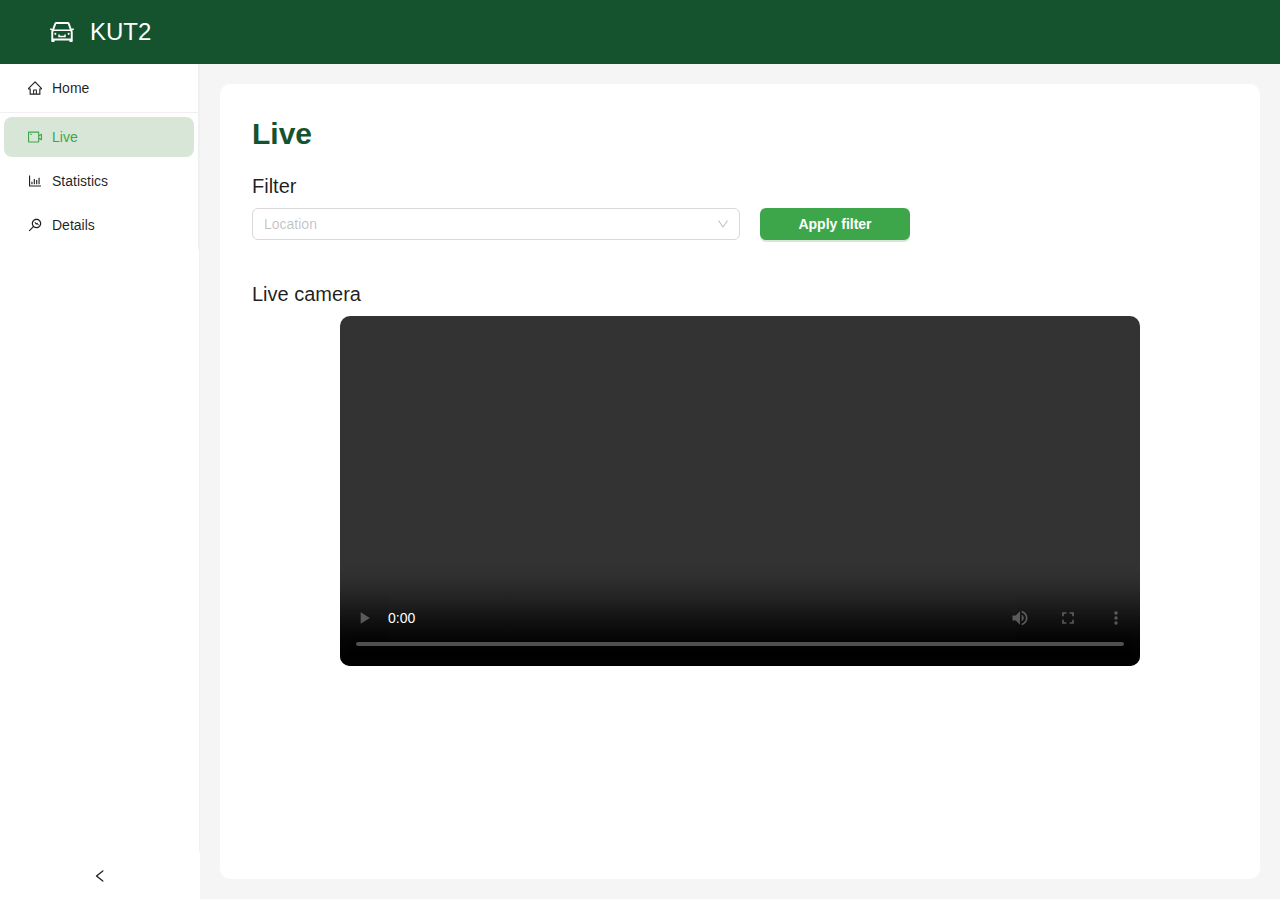
<file: live.html>
<!DOCTYPE html><html lang="en"><head><meta charSet="utf-8"/><meta name="viewport" content="width=device-width, initial-scale=1"/><link rel="preload" href="/_next/static/media/e5c5332c9a22f759-s.p.woff2" as="font" crossorigin="" type="font/woff2"/><link rel="stylesheet" href="/_next/static/css/00a1eadfe151614f.css" data-precedence="next"/><link rel="stylesheet" href="/_next/static/css/5a56e3c1761e58ad.css" data-precedence="next"/><link rel="preload" as="script" fetchPriority="low" href="/_next/static/chunks/webpack-9485cad4f55a0803.js"/><script src="/_next/static/chunks/4bd1b696-293e652d4bab8af0.js" async=""></script><script src="/_next/static/chunks/215-fab7d0cb9a8ba7b5.js" async=""></script><script src="/_next/static/chunks/main-app-a3f2a93b7b1cefed.js" async=""></script><script src="/_next/static/chunks/733-cb5b5d012b9be64d.js" async=""></script><script src="/_next/static/chunks/7-a3b5b4796f29b292.js" async=""></script><script src="/_next/static/chunks/723-4ce9d3d8a5a45bc1.js" async=""></script><script src="/_next/static/chunks/497-c58a4a960fbd5d14.js" async=""></script><script src="/_next/static/chunks/802-371927f67ddc434e.js" async=""></script><script src="/_next/static/chunks/542-c2dede622bbb676d.js" async=""></script><script src="/_next/static/chunks/app/layout-de17c0031cac5ad1.js" async=""></script><script src="/_next/static/chunks/978-f0d34197fd029d8c.js" async=""></script><script src="/_next/static/chunks/app/page-8aeb2cf7af9ed593.js" async=""></script><script src="/_next/static/chunks/790-1c8267193de490f1.js" async=""></script><script src="/_next/static/chunks/432-fd8090fab186b83f.js" async=""></script><script src="/_next/static/chunks/app/live/page-9ee116e5a9528b24.js" async=""></script><script src="/_next/static/chunks/512-710ed282bcc99053.js" async=""></script><script src="/_next/static/chunks/app/loading-38be0b09c9a89e3e.js" async=""></script><meta name="next-size-adjust"/><title>KUT2</title><meta name="description" content="Vehicle Identifying and Tracking System"/><link rel="icon" href="/favicon.ico" type="image/x-icon" sizes="16x16"/><script src="/_next/static/chunks/polyfills-42372ed130431b0a.js" noModule=""></script><style id="antd-cssinjs" data-rc-order="prepend" data-rc-priority="-1000">:where(.css-apn68) a{color:#1677ff;text-decoration:none;background-color:transparent;outline:none;cursor:pointer;transition:color 0.3s;-webkit-text-decoration-skip:objects;}:where(.css-apn68) a:hover{color:#69b1ff;}:where(.css-apn68) a:active{color:#0958d9;}:where(.css-apn68) a:active,:where(.css-apn68) a:hover{text-decoration:none;outline:0;}:where(.css-apn68) a:focus{text-decoration:none;outline:0;}:where(.css-apn68) a[disabled]{color:rgba(0, 0, 0, 0.25);cursor:not-allowed;}:where(.css-apn68).ant-layout{font-family:-apple-system,BlinkMacSystemFont,'Segoe UI',Roboto,'Helvetica Neue',Arial,'Noto Sans',sans-serif,'Apple Color Emoji','Segoe UI Emoji','Segoe UI Symbol','Noto Color Emoji';font-size:14px;box-sizing:border-box;}:where(.css-apn68).ant-layout::before,:where(.css-apn68).ant-layout::after{box-sizing:border-box;}:where(.css-apn68).ant-layout [class^="ant-layout"],:where(.css-apn68).ant-layout [class*=" ant-layout"]{box-sizing:border-box;}:where(.css-apn68).ant-layout [class^="ant-layout"]::before,:where(.css-apn68).ant-layout [class*=" ant-layout"]::before,:where(.css-apn68).ant-layout [class^="ant-layout"]::after,:where(.css-apn68).ant-layout [class*=" ant-layout"]::after{box-sizing:border-box;}:where(.css-apn68).ant-layout{display:flex;flex:auto;flex-direction:column;min-height:0;background:#f5f5f5;}:where(.css-apn68).ant-layout,:where(.css-apn68).ant-layout *{box-sizing:border-box;}:where(.css-apn68).ant-layout.ant-layout-has-sider{flex-direction:row;}:where(.css-apn68).ant-layout.ant-layout-has-sider >.ant-layout,:where(.css-apn68).ant-layout.ant-layout-has-sider >.ant-layout-content{width:0;}:where(.css-apn68).ant-layout .ant-layout-header,:where(.css-apn68).ant-layout.ant-layout-footer{flex:0 0 auto;}:where(.css-apn68).ant-layout-rtl{direction:rtl;}:where(.css-apn68).ant-layout-header{height:64px;padding:0 50px;color:rgba(0, 0, 0, 0.88);line-height:64px;background:#001529;}:where(.css-apn68).ant-layout-header .ant-menu{line-height:inherit;}:where(.css-apn68).ant-layout-footer{padding:24px 50px;color:rgba(0, 0, 0, 0.88);font-size:14px;background:#f5f5f5;}:where(.css-apn68).ant-layout-content{flex:auto;color:rgba(0, 0, 0, 0.88);min-height:0;}:where(.css-ej84y) a{color:#1677ff;text-decoration:none;background-color:transparent;outline:none;cursor:pointer;transition:color 0.3s;-webkit-text-decoration-skip:objects;}:where(.css-ej84y) a:hover{color:#69b1ff;}:where(.css-ej84y) a:active{color:#0958d9;}:where(.css-ej84y) a:active,:where(.css-ej84y) a:hover{text-decoration:none;outline:0;}:where(.css-ej84y) a:focus{text-decoration:none;outline:0;}:where(.css-ej84y) a[disabled]{color:rgba(0, 0, 0, 0.25);cursor:not-allowed;}:where(.css-ej84y).ant-layout-sider{font-family:-apple-system,BlinkMacSystemFont,'Segoe UI',Roboto,'Helvetica Neue',Arial,'Noto Sans',sans-serif,'Apple Color Emoji','Segoe UI Emoji','Segoe UI Symbol','Noto Color Emoji';font-size:14px;box-sizing:border-box;}:where(.css-ej84y).ant-layout-sider::before,:where(.css-ej84y).ant-layout-sider::after{box-sizing:border-box;}:where(.css-ej84y).ant-layout-sider [class^="ant-layout-sider"],:where(.css-ej84y).ant-layout-sider [class*=" ant-layout-sider"]{box-sizing:border-box;}:where(.css-ej84y).ant-layout-sider [class^="ant-layout-sider"]::before,:where(.css-ej84y).ant-layout-sider [class*=" ant-layout-sider"]::before,:where(.css-ej84y).ant-layout-sider [class^="ant-layout-sider"]::after,:where(.css-ej84y).ant-layout-sider [class*=" ant-layout-sider"]::after{box-sizing:border-box;}:where(.css-ej84y).ant-layout-sider{position:relative;min-width:0;background:#001529;transition:all 0.2s,background 0s;}:where(.css-ej84y).ant-layout-sider-has-trigger{padding-bottom:48px;}:where(.css-ej84y).ant-layout-sider-right{order:1;}:where(.css-ej84y).ant-layout-sider .ant-layout-sider-children{height:100%;margin-top:-0.1px;padding-top:0.1px;}:where(.css-ej84y).ant-layout-sider .ant-layout-sider-children .ant-menu.ant-menu-inline-collapsed{width:auto;}:where(.css-ej84y).ant-layout-sider .ant-layout-sider-trigger{position:fixed;bottom:0;z-index:1;height:48px;color:#fff;line-height:48px;text-align:center;background:#002140;cursor:pointer;transition:all 0.2s;}:where(.css-ej84y).ant-layout-sider-zero-width >*{overflow:hidden;}:where(.css-ej84y).ant-layout-sider-zero-width-trigger{position:absolute;top:64px;inset-inline-end:-40px;z-index:1;width:40px;height:40px;color:#fff;font-size:20px;display:flex;align-items:center;justify-content:center;background:#001529;border-start-start-radius:0;border-start-end-radius:6px;border-end-end-radius:6px;border-end-start-radius:0;cursor:pointer;transition:background 0.3s ease;}:where(.css-ej84y).ant-layout-sider-zero-width-trigger::after{position:absolute;inset:0;background:transparent;transition:all 0.3s;content:"";}:where(.css-ej84y).ant-layout-sider-zero-width-trigger:hover::after{background:rgba(255, 255, 255, 0.2);}:where(.css-ej84y).ant-layout-sider-zero-width-trigger-right{inset-inline-start:-40px;border-start-start-radius:6px;border-start-end-radius:0;border-end-end-radius:0;border-end-start-radius:6px;}:where(.css-ej84y).ant-layout-sider-light{background:#ffffff;}:where(.css-ej84y).ant-layout-sider-light .ant-layout-sider-trigger{color:rgba(0, 0, 0, 0.88);background:#ffffff;}:where(.css-ej84y).ant-layout-sider-light .ant-layout-sider-zero-width-trigger{color:rgba(0, 0, 0, 0.88);background:#ffffff;border:1px solid #f5f5f5;border-inline-start:0;}:where(.css-ej84y)[class^="ant-menu"],:where(.css-ej84y)[class*=" ant-menu"]{font-family:-apple-system,BlinkMacSystemFont,'Segoe UI',Roboto,'Helvetica Neue',Arial,'Noto Sans',sans-serif,'Apple Color Emoji','Segoe UI Emoji','Segoe UI Symbol','Noto Color Emoji';font-size:14px;box-sizing:border-box;}:where(.css-ej84y)[class^="ant-menu"]::before,:where(.css-ej84y)[class*=" ant-menu"]::before,:where(.css-ej84y)[class^="ant-menu"]::after,:where(.css-ej84y)[class*=" ant-menu"]::after{box-sizing:border-box;}:where(.css-ej84y)[class^="ant-menu"] [class^="ant-menu"],:where(.css-ej84y)[class*=" ant-menu"] [class^="ant-menu"],:where(.css-ej84y)[class^="ant-menu"] [class*=" ant-menu"],:where(.css-ej84y)[class*=" ant-menu"] [class*=" ant-menu"]{box-sizing:border-box;}:where(.css-ej84y)[class^="ant-menu"] [class^="ant-menu"]::before,:where(.css-ej84y)[class*=" ant-menu"] [class^="ant-menu"]::before,:where(.css-ej84y)[class^="ant-menu"] [class*=" ant-menu"]::before,:where(.css-ej84y)[class*=" ant-menu"] [class*=" ant-menu"]::before,:where(.css-ej84y)[class^="ant-menu"] [class^="ant-menu"]::after,:where(.css-ej84y)[class*=" ant-menu"] [class^="ant-menu"]::after,:where(.css-ej84y)[class^="ant-menu"] [class*=" ant-menu"]::after,:where(.css-ej84y)[class*=" ant-menu"] [class*=" ant-menu"]::after{box-sizing:border-box;}:where(.css-ej84y) .ant-menu::before{display:table;content:"";}:where(.css-ej84y) .ant-menu::after{display:table;clear:both;content:"";}:where(.css-ej84y) .ant-menu-hidden{display:none;}:where(.css-ej84y).ant-menu-submenu-hidden{display:none;}:where(.css-ej84y).ant-menu{box-sizing:border-box;margin:0;padding:0;color:rgba(0, 0, 0, 0.88);font-size:14px;line-height:0;list-style:none;font-family:-apple-system,BlinkMacSystemFont,'Segoe UI',Roboto,'Helvetica Neue',Arial,'Noto Sans',sans-serif,'Apple Color Emoji','Segoe UI Emoji','Segoe UI Symbol','Noto Color Emoji';margin-bottom:0;padding-inline-start:0;outline:none;transition:width 0.3s cubic-bezier(0.2, 0, 0, 1) 0s;}:where(.css-ej84y).ant-menu::before{display:table;content:"";}:where(.css-ej84y).ant-menu::after{display:table;clear:both;content:"";}:where(.css-ej84y).ant-menu ul,:where(.css-ej84y).ant-menu ol{margin:0;padding:0;list-style:none;}:where(.css-ej84y).ant-menu-overflow{display:flex;}:where(.css-ej84y).ant-menu-overflow .ant-menu-item{flex:none;}:where(.css-ej84y).ant-menu .ant-menu-item,:where(.css-ej84y).ant-menu .ant-menu-submenu,:where(.css-ej84y).ant-menu .ant-menu-submenu-title{border-radius:8px;}:where(.css-ej84y).ant-menu .ant-menu-item-group-title{padding:8px 16px;font-size:14px;line-height:1.5714285714285714;transition:all 0.3s;}:where(.css-ej84y).ant-menu-horizontal .ant-menu-submenu{transition:border-color 0.3s cubic-bezier(0.645, 0.045, 0.355, 1),background 0.3s cubic-bezier(0.645, 0.045, 0.355, 1);}:where(.css-ej84y).ant-menu .ant-menu-submenu,:where(.css-ej84y).ant-menu .ant-menu-submenu-inline{transition:border-color 0.3s cubic-bezier(0.645, 0.045, 0.355, 1),background 0.3s cubic-bezier(0.645, 0.045, 0.355, 1),padding 0.2s cubic-bezier(0.645, 0.045, 0.355, 1);}:where(.css-ej84y).ant-menu .ant-menu-submenu .ant-menu-sub{cursor:initial;transition:background 0.3s cubic-bezier(0.645, 0.045, 0.355, 1),padding 0.3s cubic-bezier(0.645, 0.045, 0.355, 1);}:where(.css-ej84y).ant-menu .ant-menu-title-content{display:inline-flex;align-items:center;transition:color 0.3s;}:where(.css-ej84y).ant-menu .ant-menu-title-content >a:first-child{flex-grow:1;}:where(.css-ej84y).ant-menu .ant-menu-title-content >.ant-typography-ellipsis-single-line{display:inline;vertical-align:unset;}:where(.css-ej84y).ant-menu .ant-menu-title-content .ant-menu-item-extra{margin-inline-start:auto;padding-inline-start:16px;font-size:12px;color:rgba(0, 0, 0, 0.45);}:where(.css-ej84y).ant-menu .ant-menu-item a::before{position:absolute;inset:0;background-color:transparent;content:"";}:where(.css-ej84y).ant-menu .ant-menu-item-divider{overflow:hidden;line-height:0;border-color:rgba(5, 5, 5, 0.06);border-style:solid;border-width:0;border-top-width:1px;margin-block:1px;padding:0;}:where(.css-ej84y).ant-menu .ant-menu-item-divider-dashed{border-style:dashed;}:where(.css-ej84y).ant-menu .ant-menu-item,:where(.css-ej84y).ant-menu .ant-menu-submenu-title{position:relative;display:block;margin:0;white-space:nowrap;cursor:pointer;transition:border-color 0.3s,background 0.3s,padding calc(0.3s + 0.1s) cubic-bezier(0.645, 0.045, 0.355, 1);}:where(.css-ej84y).ant-menu .ant-menu-item .ant-menu-item-icon,:where(.css-ej84y).ant-menu .ant-menu-submenu-title .ant-menu-item-icon,:where(.css-ej84y).ant-menu .ant-menu-item .anticon,:where(.css-ej84y).ant-menu .ant-menu-submenu-title .anticon{min-width:14px;font-size:14px;transition:font-size 0.2s cubic-bezier(0.215, 0.61, 0.355, 1),margin 0.3s cubic-bezier(0.645, 0.045, 0.355, 1),color 0.3s;}:where(.css-ej84y).ant-menu .ant-menu-item .ant-menu-item-icon +span,:where(.css-ej84y).ant-menu .ant-menu-submenu-title .ant-menu-item-icon +span,:where(.css-ej84y).ant-menu .ant-menu-item .anticon +span,:where(.css-ej84y).ant-menu .ant-menu-submenu-title .anticon +span{margin-inline-start:10px;opacity:1;transition:opacity 0.3s cubic-bezier(0.645, 0.045, 0.355, 1),margin 0.3s,color 0.3s;}:where(.css-ej84y).ant-menu .ant-menu-item .ant-menu-item-icon,:where(.css-ej84y).ant-menu .ant-menu-submenu-title .ant-menu-item-icon{display:inline-flex;align-items:center;color:inherit;font-style:normal;line-height:0;text-align:center;text-transform:none;vertical-align:-0.125em;text-rendering:optimizeLegibility;-webkit-font-smoothing:antialiased;-moz-osx-font-smoothing:grayscale;}:where(.css-ej84y).ant-menu .ant-menu-item .ant-menu-item-icon >*,:where(.css-ej84y).ant-menu .ant-menu-submenu-title .ant-menu-item-icon >*{line-height:1;}:where(.css-ej84y).ant-menu .ant-menu-item .ant-menu-item-icon svg,:where(.css-ej84y).ant-menu .ant-menu-submenu-title .ant-menu-item-icon svg{display:inline-block;}:where(.css-ej84y).ant-menu .ant-menu-item.ant-menu-item-only-child >.anticon,:where(.css-ej84y).ant-menu .ant-menu-submenu-title.ant-menu-item-only-child >.anticon,:where(.css-ej84y).ant-menu .ant-menu-item.ant-menu-item-only-child >.ant-menu-item-icon,:where(.css-ej84y).ant-menu .ant-menu-submenu-title.ant-menu-item-only-child >.ant-menu-item-icon{margin-inline-end:0;}:where(.css-ej84y).ant-menu .ant-menu-item-disabled,:where(.css-ej84y).ant-menu .ant-menu-submenu-disabled{background:none!important;cursor:not-allowed;}:where(.css-ej84y).ant-menu .ant-menu-item-disabled::after,:where(.css-ej84y).ant-menu .ant-menu-submenu-disabled::after{border-color:transparent!important;}:where(.css-ej84y).ant-menu .ant-menu-item-disabled a,:where(.css-ej84y).ant-menu .ant-menu-submenu-disabled a{color:inherit!important;}:where(.css-ej84y).ant-menu .ant-menu-item-disabled >.ant-menu-submenu-title,:where(.css-ej84y).ant-menu .ant-menu-submenu-disabled >.ant-menu-submenu-title{color:inherit!important;cursor:not-allowed;}:where(.css-ej84y).ant-menu .ant-menu-item-group .ant-menu-item-group-list{margin:0;padding:0;}:where(.css-ej84y).ant-menu .ant-menu-item-group .ant-menu-item-group-list .ant-menu-item,:where(.css-ej84y).ant-menu .ant-menu-item-group .ant-menu-item-group-list .ant-menu-submenu-title{padding-inline:28px 16px;}:where(.css-ej84y).ant-menu-submenu-popup{position:absolute;z-index:1050;border-radius:8px;box-shadow:none;transform-origin:0 0;}:where(.css-ej84y).ant-menu-submenu-popup.ant-menu-submenu{background:transparent;}:where(.css-ej84y).ant-menu-submenu-popup::before{position:absolute;inset:0;z-index:-1;width:100%;height:100%;opacity:0;content:"";}:where(.css-ej84y).ant-menu-submenu-popup >.ant-menu{border-radius:8px;}:where(.css-ej84y).ant-menu-submenu-popup >.ant-menu .ant-menu-item,:where(.css-ej84y).ant-menu-submenu-popup >.ant-menu .ant-menu-submenu-title{position:relative;display:block;margin:0;white-space:nowrap;cursor:pointer;transition:border-color 0.3s,background 0.3s,padding calc(0.3s + 0.1s) cubic-bezier(0.645, 0.045, 0.355, 1);}:where(.css-ej84y).ant-menu-submenu-popup >.ant-menu .ant-menu-item .ant-menu-item-icon,:where(.css-ej84y).ant-menu-submenu-popup >.ant-menu .ant-menu-submenu-title .ant-menu-item-icon,:where(.css-ej84y).ant-menu-submenu-popup >.ant-menu .ant-menu-item .anticon,:where(.css-ej84y).ant-menu-submenu-popup >.ant-menu .ant-menu-submenu-title .anticon{min-width:14px;font-size:14px;transition:font-size 0.2s cubic-bezier(0.215, 0.61, 0.355, 1),margin 0.3s cubic-bezier(0.645, 0.045, 0.355, 1),color 0.3s;}:where(.css-ej84y).ant-menu-submenu-popup >.ant-menu .ant-menu-item .ant-menu-item-icon +span,:where(.css-ej84y).ant-menu-submenu-popup >.ant-menu .ant-menu-submenu-title .ant-menu-item-icon +span,:where(.css-ej84y).ant-menu-submenu-popup >.ant-menu .ant-menu-item .anticon +span,:where(.css-ej84y).ant-menu-submenu-popup >.ant-menu .ant-menu-submenu-title .anticon +span{margin-inline-start:10px;opacity:1;transition:opacity 0.3s cubic-bezier(0.645, 0.045, 0.355, 1),margin 0.3s,color 0.3s;}:where(.css-ej84y).ant-menu-submenu-popup >.ant-menu .ant-menu-item .ant-menu-item-icon,:where(.css-ej84y).ant-menu-submenu-popup >.ant-menu .ant-menu-submenu-title .ant-menu-item-icon{display:inline-flex;align-items:center;color:inherit;font-style:normal;line-height:0;text-align:center;text-transform:none;vertical-align:-0.125em;text-rendering:optimizeLegibility;-webkit-font-smoothing:antialiased;-moz-osx-font-smoothing:grayscale;}:where(.css-ej84y).ant-menu-submenu-popup >.ant-menu .ant-menu-item .ant-menu-item-icon >*,:where(.css-ej84y).ant-menu-submenu-popup >.ant-menu .ant-menu-submenu-title .ant-menu-item-icon >*{line-height:1;}:where(.css-ej84y).ant-menu-submenu-popup >.ant-menu .ant-menu-item .ant-menu-item-icon svg,:where(.css-ej84y).ant-menu-submenu-popup >.ant-menu .ant-menu-submenu-title .ant-menu-item-icon svg{display:inline-block;}:where(.css-ej84y).ant-menu-submenu-popup >.ant-menu .ant-menu-item.ant-menu-item-only-child >.anticon,:where(.css-ej84y).ant-menu-submenu-popup >.ant-menu .ant-menu-submenu-title.ant-menu-item-only-child >.anticon,:where(.css-ej84y).ant-menu-submenu-popup >.ant-menu .ant-menu-item.ant-menu-item-only-child >.ant-menu-item-icon,:where(.css-ej84y).ant-menu-submenu-popup >.ant-menu .ant-menu-submenu-title.ant-menu-item-only-child >.ant-menu-item-icon{margin-inline-end:0;}:where(.css-ej84y).ant-menu-submenu-popup >.ant-menu .ant-menu-item-disabled,:where(.css-ej84y).ant-menu-submenu-popup >.ant-menu .ant-menu-submenu-disabled{background:none!important;cursor:not-allowed;}:where(.css-ej84y).ant-menu-submenu-popup >.ant-menu .ant-menu-item-disabled::after,:where(.css-ej84y).ant-menu-submenu-popup >.ant-menu .ant-menu-submenu-disabled::after{border-color:transparent!important;}:where(.css-ej84y).ant-menu-submenu-popup >.ant-menu .ant-menu-item-disabled a,:where(.css-ej84y).ant-menu-submenu-popup >.ant-menu .ant-menu-submenu-disabled a{color:inherit!important;}:where(.css-ej84y).ant-menu-submenu-popup >.ant-menu .ant-menu-item-disabled >.ant-menu-submenu-title,:where(.css-ej84y).ant-menu-submenu-popup >.ant-menu .ant-menu-submenu-disabled >.ant-menu-submenu-title{color:inherit!important;cursor:not-allowed;}:where(.css-ej84y).ant-menu-submenu-popup >.ant-menu .ant-menu-submenu-expand-icon,:where(.css-ej84y).ant-menu-submenu-popup >.ant-menu .ant-menu-submenu-arrow{position:absolute;top:50%;inset-inline-end:16px;width:10px;color:currentcolor;transform:translateY(-50%);transition:transform 0.3s cubic-bezier(0.645, 0.045, 0.355, 1),opacity 0.3s;}:where(.css-ej84y).ant-menu-submenu-popup >.ant-menu .ant-menu-submenu-arrow::before,:where(.css-ej84y).ant-menu-submenu-popup >.ant-menu .ant-menu-submenu-arrow::after{position:absolute;width:6px;height:1.5px;background-color:currentcolor;border-radius:6px;transition:background 0.3s cubic-bezier(0.645, 0.045, 0.355, 1),transform 0.3s cubic-bezier(0.645, 0.045, 0.355, 1),top 0.3s cubic-bezier(0.645, 0.045, 0.355, 1),color 0.3s cubic-bezier(0.645, 0.045, 0.355, 1);content:"";}:where(.css-ej84y).ant-menu-submenu-popup >.ant-menu .ant-menu-submenu-arrow::before{transform:rotate(45deg) translateY(-2.5px);}:where(.css-ej84y).ant-menu-submenu-popup >.ant-menu .ant-menu-submenu-arrow::after{transform:rotate(-45deg) translateY(2.5px);}:where(.css-ej84y).ant-menu-submenu-popup >.ant-menu .ant-menu-item,:where(.css-ej84y).ant-menu-submenu-popup >.ant-menu .ant-menu-submenu>.ant-menu-submenu-title{border-radius:4px;}:where(.css-ej84y).ant-menu-submenu-popup >.ant-menu .ant-menu-submenu-title::after{transition:transform 0.3s cubic-bezier(0.645, 0.045, 0.355, 1);}:where(.css-ej84y).ant-menu-submenu-placement-leftTop,:where(.css-ej84y).ant-menu-submenu-placement-bottomRight,:where(.css-ej84y).ant-menu-submenu{transform-origin:100% 0;}:where(.css-ej84y).ant-menu-submenu-placement-leftBottom,:where(.css-ej84y).ant-menu-submenu-placement-topRight,:where(.css-ej84y).ant-menu-submenu{transform-origin:100% 100%;}:where(.css-ej84y).ant-menu-submenu-placement-rightBottom,:where(.css-ej84y).ant-menu-submenu-placement-topLeft,:where(.css-ej84y).ant-menu-submenu{transform-origin:0 100%;}:where(.css-ej84y).ant-menu-submenu-placement-bottomLeft,:where(.css-ej84y).ant-menu-submenu-placement-rightTop,:where(.css-ej84y).ant-menu-submenu{transform-origin:0 0;}:where(.css-ej84y).ant-menu-submenu-placement-leftTop,:where(.css-ej84y).ant-menu-submenu-placement-leftBottom{padding-inline-end:8px;}:where(.css-ej84y).ant-menu-submenu-placement-rightTop,:where(.css-ej84y).ant-menu-submenu-placement-rightBottom{padding-inline-start:8px;}:where(.css-ej84y).ant-menu-submenu-placement-topRight,:where(.css-ej84y).ant-menu-submenu-placement-topLeft{padding-bottom:8px;}:where(.css-ej84y).ant-menu-submenu-placement-bottomRight,:where(.css-ej84y).ant-menu-submenu-placement-bottomLeft{padding-top:8px;}:where(.css-ej84y).ant-menu .ant-menu-submenu-expand-icon,:where(.css-ej84y).ant-menu .ant-menu-submenu-arrow{position:absolute;top:50%;inset-inline-end:16px;width:10px;color:currentcolor;transform:translateY(-50%);transition:transform 0.3s cubic-bezier(0.645, 0.045, 0.355, 1),opacity 0.3s;}:where(.css-ej84y).ant-menu .ant-menu-submenu-arrow::before,:where(.css-ej84y).ant-menu .ant-menu-submenu-arrow::after{position:absolute;width:6px;height:1.5px;background-color:currentcolor;border-radius:6px;transition:background 0.3s cubic-bezier(0.645, 0.045, 0.355, 1),transform 0.3s cubic-bezier(0.645, 0.045, 0.355, 1),top 0.3s cubic-bezier(0.645, 0.045, 0.355, 1),color 0.3s cubic-bezier(0.645, 0.045, 0.355, 1);content:"";}:where(.css-ej84y).ant-menu .ant-menu-submenu-arrow::before{transform:rotate(45deg) translateY(-2.5px);}:where(.css-ej84y).ant-menu .ant-menu-submenu-arrow::after{transform:rotate(-45deg) translateY(2.5px);}:where(.css-ej84y).ant-menu-inline-collapsed .ant-menu-submenu-arrow::before,:where(.css-ej84y).ant-menu-inline .ant-menu-submenu-arrow::before{transform:rotate(-45deg) translateX(2.5px);}:where(.css-ej84y).ant-menu-inline-collapsed .ant-menu-submenu-arrow::after,:where(.css-ej84y).ant-menu-inline .ant-menu-submenu-arrow::after{transform:rotate(45deg) translateX(-2.5px);}:where(.css-ej84y).ant-menu .ant-menu-submenu-open.ant-menu-submenu-inline>.ant-menu-submenu-title>.ant-menu-submenu-arrow{transform:translateY(-2px);}:where(.css-ej84y).ant-menu .ant-menu-submenu-open.ant-menu-submenu-inline>.ant-menu-submenu-title>.ant-menu-submenu-arrow::after{transform:rotate(-45deg) translateX(-2.5px);}:where(.css-ej84y).ant-menu .ant-menu-submenu-open.ant-menu-submenu-inline>.ant-menu-submenu-title>.ant-menu-submenu-arrow::before{transform:rotate(45deg) translateX(2.5px);}:where(.css-ej84y).ant-layout-header .ant-menu{line-height:inherit;}:where(.css-ej84y).ant-menu-horizontal{line-height:46px;border:0;border-bottom:1px solid rgba(5, 5, 5, 0.06);box-shadow:none;}:where(.css-ej84y).ant-menu-horizontal::after{display:block;clear:both;height:0;content:"\20";}:where(.css-ej84y).ant-menu-horizontal .ant-menu-item,:where(.css-ej84y).ant-menu-horizontal .ant-menu-submenu{position:relative;display:inline-block;vertical-align:bottom;padding-inline:16px;}:where(.css-ej84y).ant-menu-horizontal >.ant-menu-item:hover,:where(.css-ej84y).ant-menu-horizontal >.ant-menu-item-active,:where(.css-ej84y).ant-menu-horizontal >.ant-menu-submenu .ant-menu-submenu-title:hover{background-color:transparent;}:where(.css-ej84y).ant-menu-horizontal .ant-menu-item,:where(.css-ej84y).ant-menu-horizontal .ant-menu-submenu-title{transition:border-color 0.3s,background 0.3s;}:where(.css-ej84y).ant-menu-horizontal .ant-menu-submenu-arrow{display:none;}:where(.css-ej84y).ant-menu-inline.ant-menu-root,:where(.css-ej84y).ant-menu-vertical.ant-menu-root{box-shadow:none;}:where(.css-ej84y).ant-menu-inline .ant-menu-item,:where(.css-ej84y).ant-menu-vertical .ant-menu-item{position:relative;overflow:hidden;}:where(.css-ej84y).ant-menu-inline .ant-menu-item,:where(.css-ej84y).ant-menu-vertical .ant-menu-item,:where(.css-ej84y).ant-menu-inline .ant-menu-submenu-title,:where(.css-ej84y).ant-menu-vertical .ant-menu-submenu-title{height:40px;line-height:40px;padding-inline:16px;overflow:hidden;text-overflow:ellipsis;margin-inline:4px;margin-block:4px;width:calc(100% - 8px);}:where(.css-ej84y).ant-menu-inline >.ant-menu-item,:where(.css-ej84y).ant-menu-vertical >.ant-menu-item,:where(.css-ej84y).ant-menu-inline >.ant-menu-submenu>.ant-menu-submenu-title,:where(.css-ej84y).ant-menu-vertical >.ant-menu-submenu>.ant-menu-submenu-title{height:40px;line-height:40px;}:where(.css-ej84y).ant-menu-inline .ant-menu-item-group-list .ant-menu-submenu-title,:where(.css-ej84y).ant-menu-vertical .ant-menu-item-group-list .ant-menu-submenu-title,:where(.css-ej84y).ant-menu-inline .ant-menu-submenu-title,:where(.css-ej84y).ant-menu-vertical .ant-menu-submenu-title{padding-inline-end:34px;}:where(.css-ej84y).ant-menu-submenu-popup .ant-menu-vertical{box-shadow:0 6px 16px 0 rgba(0, 0, 0, 0.08),0 3px 6px -4px rgba(0, 0, 0, 0.12),0 9px 28px 8px rgba(0, 0, 0, 0.05);}:where(.css-ej84y).ant-menu-submenu-popup .ant-menu-vertical .ant-menu-item{position:relative;overflow:hidden;}:where(.css-ej84y).ant-menu-submenu-popup .ant-menu-vertical .ant-menu-item,:where(.css-ej84y).ant-menu-submenu-popup .ant-menu-vertical .ant-menu-submenu-title{height:40px;line-height:40px;padding-inline:16px;overflow:hidden;text-overflow:ellipsis;margin-inline:4px;margin-block:4px;width:calc(100% - 8px);}:where(.css-ej84y).ant-menu-submenu-popup .ant-menu-vertical >.ant-menu-item,:where(.css-ej84y).ant-menu-submenu-popup .ant-menu-vertical >.ant-menu-submenu>.ant-menu-submenu-title{height:40px;line-height:40px;}:where(.css-ej84y).ant-menu-submenu-popup .ant-menu-vertical .ant-menu-item-group-list .ant-menu-submenu-title,:where(.css-ej84y).ant-menu-submenu-popup .ant-menu-vertical .ant-menu-submenu-title{padding-inline-end:34px;}:where(.css-ej84y).ant-menu-submenu-popup .ant-menu-vertical.ant-menu-sub{min-width:160px;max-height:calc(100vh - 100px);padding:0;overflow:hidden;border-inline-end:0;}:where(.css-ej84y).ant-menu-submenu-popup .ant-menu-vertical.ant-menu-sub:not([class*='-active']){overflow-x:hidden;overflow-y:auto;}:where(.css-ej84y).ant-menu-inline{width:100%;}:where(.css-ej84y).ant-menu-inline.ant-menu-root .ant-menu-item,:where(.css-ej84y).ant-menu-inline.ant-menu-root .ant-menu-submenu-title{display:flex;align-items:center;transition:border-color 0.3s,background 0.3s,padding 0.1s cubic-bezier(0.215, 0.61, 0.355, 1);}:where(.css-ej84y).ant-menu-inline.ant-menu-root .ant-menu-item >.ant-menu-title-content,:where(.css-ej84y).ant-menu-inline.ant-menu-root .ant-menu-submenu-title >.ant-menu-title-content{flex:auto;min-width:0;overflow:hidden;text-overflow:ellipsis;}:where(.css-ej84y).ant-menu-inline.ant-menu-root .ant-menu-item >*,:where(.css-ej84y).ant-menu-inline.ant-menu-root .ant-menu-submenu-title >*{flex:none;}:where(.css-ej84y).ant-menu-inline .ant-menu-sub.ant-menu-inline{padding:0;border:0;border-radius:0;box-shadow:none;}:where(.css-ej84y).ant-menu-inline .ant-menu-sub.ant-menu-inline>.ant-menu-submenu>.ant-menu-submenu-title{height:40px;line-height:40px;list-style-position:inside;list-style-type:disc;}:where(.css-ej84y).ant-menu-inline .ant-menu-sub.ant-menu-inline .ant-menu-item-group-title{padding-inline-start:32px;}:where(.css-ej84y).ant-menu-inline .ant-menu-item{height:40px;line-height:40px;list-style-position:inside;list-style-type:disc;}:where(.css-ej84y).ant-menu-inline-collapsed{width:80px;}:where(.css-ej84y).ant-menu-inline-collapsed.ant-menu-root .ant-menu-item >.ant-menu-inline-collapsed-noicon,:where(.css-ej84y).ant-menu-inline-collapsed.ant-menu-root .ant-menu-submenu .ant-menu-submenu-title >.ant-menu-inline-collapsed-noicon{font-size:16px;text-align:center;}:where(.css-ej84y).ant-menu-inline-collapsed >.ant-menu-item,:where(.css-ej84y).ant-menu-inline-collapsed >.ant-menu-item-group>.ant-menu-item-group-list>.ant-menu-item,:where(.css-ej84y).ant-menu-inline-collapsed >.ant-menu-item-group>.ant-menu-item-group-list>.ant-menu-submenu>.ant-menu-submenu-title,:where(.css-ej84y).ant-menu-inline-collapsed >.ant-menu-submenu>.ant-menu-submenu-title{inset-inline-start:0;padding-inline:calc(50% - 8px - 4px);text-overflow:clip;}:where(.css-ej84y).ant-menu-inline-collapsed >.ant-menu-item .ant-menu-submenu-arrow,:where(.css-ej84y).ant-menu-inline-collapsed >.ant-menu-item-group>.ant-menu-item-group-list>.ant-menu-item .ant-menu-submenu-arrow,:where(.css-ej84y).ant-menu-inline-collapsed >.ant-menu-item-group>.ant-menu-item-group-list>.ant-menu-submenu>.ant-menu-submenu-title .ant-menu-submenu-arrow,:where(.css-ej84y).ant-menu-inline-collapsed >.ant-menu-submenu>.ant-menu-submenu-title .ant-menu-submenu-arrow,:where(.css-ej84y).ant-menu-inline-collapsed >.ant-menu-item .ant-menu-submenu-expand-icon,:where(.css-ej84y).ant-menu-inline-collapsed >.ant-menu-item-group>.ant-menu-item-group-list>.ant-menu-item .ant-menu-submenu-expand-icon,:where(.css-ej84y).ant-menu-inline-collapsed >.ant-menu-item-group>.ant-menu-item-group-list>.ant-menu-submenu>.ant-menu-submenu-title .ant-menu-submenu-expand-icon,:where(.css-ej84y).ant-menu-inline-collapsed >.ant-menu-submenu>.ant-menu-submenu-title .ant-menu-submenu-expand-icon{opacity:0;}:where(.css-ej84y).ant-menu-inline-collapsed >.ant-menu-item .ant-menu-item-icon,:where(.css-ej84y).ant-menu-inline-collapsed >.ant-menu-item-group>.ant-menu-item-group-list>.ant-menu-item .ant-menu-item-icon,:where(.css-ej84y).ant-menu-inline-collapsed >.ant-menu-item-group>.ant-menu-item-group-list>.ant-menu-submenu>.ant-menu-submenu-title .ant-menu-item-icon,:where(.css-ej84y).ant-menu-inline-collapsed >.ant-menu-submenu>.ant-menu-submenu-title .ant-menu-item-icon,:where(.css-ej84y).ant-menu-inline-collapsed >.ant-menu-item .anticon,:where(.css-ej84y).ant-menu-inline-collapsed >.ant-menu-item-group>.ant-menu-item-group-list>.ant-menu-item .anticon,:where(.css-ej84y).ant-menu-inline-collapsed >.ant-menu-item-group>.ant-menu-item-group-list>.ant-menu-submenu>.ant-menu-submenu-title .anticon,:where(.css-ej84y).ant-menu-inline-collapsed >.ant-menu-submenu>.ant-menu-submenu-title .anticon{margin:0;font-size:16px;line-height:40px;}:where(.css-ej84y).ant-menu-inline-collapsed >.ant-menu-item .ant-menu-item-icon +span,:where(.css-ej84y).ant-menu-inline-collapsed >.ant-menu-item-group>.ant-menu-item-group-list>.ant-menu-item .ant-menu-item-icon +span,:where(.css-ej84y).ant-menu-inline-collapsed >.ant-menu-item-group>.ant-menu-item-group-list>.ant-menu-submenu>.ant-menu-submenu-title .ant-menu-item-icon +span,:where(.css-ej84y).ant-menu-inline-collapsed >.ant-menu-submenu>.ant-menu-submenu-title .ant-menu-item-icon +span,:where(.css-ej84y).ant-menu-inline-collapsed >.ant-menu-item .anticon +span,:where(.css-ej84y).ant-menu-inline-collapsed >.ant-menu-item-group>.ant-menu-item-group-list>.ant-menu-item .anticon +span,:where(.css-ej84y).ant-menu-inline-collapsed >.ant-menu-item-group>.ant-menu-item-group-list>.ant-menu-submenu>.ant-menu-submenu-title .anticon +span,:where(.css-ej84y).ant-menu-inline-collapsed >.ant-menu-submenu>.ant-menu-submenu-title .anticon +span{display:inline-block;opacity:0;}:where(.css-ej84y).ant-menu-inline-collapsed .ant-menu-item-icon,:where(.css-ej84y).ant-menu-inline-collapsed .anticon{display:inline-block;}:where(.css-ej84y).ant-menu-inline-collapsed-tooltip{pointer-events:none;}:where(.css-ej84y).ant-menu-inline-collapsed-tooltip .ant-menu-item-icon,:where(.css-ej84y).ant-menu-inline-collapsed-tooltip .anticon{display:none;}:where(.css-ej84y).ant-menu-inline-collapsed-tooltip a,:where(.css-ej84y).ant-menu-inline-collapsed-tooltip a:hover{color:#fff;}:where(.css-ej84y).ant-menu-inline-collapsed .ant-menu-item-group-title{overflow:hidden;white-space:nowrap;text-overflow:ellipsis;padding-inline:8px;}:where(.css-ej84y).ant-menu-light,:where(.css-ej84y).ant-menu-light>.ant-menu{color:rgba(0, 0, 0, 0.88);background:#ffffff;}:where(.css-ej84y).ant-menu-light.ant-menu-root:focus-visible,:where(.css-ej84y).ant-menu-light>.ant-menu.ant-menu-root:focus-visible{outline:3px solid #adccae;outline-offset:1px;transition:outline-offset 0s,outline 0s;}:where(.css-ej84y).ant-menu-light .ant-menu-item-group-title,:where(.css-ej84y).ant-menu-light>.ant-menu .ant-menu-item-group-title{color:rgba(0, 0, 0, 0.45);}:where(.css-ej84y).ant-menu-light .ant-menu-submenu-selected >.ant-menu-submenu-title,:where(.css-ej84y).ant-menu-light>.ant-menu .ant-menu-submenu-selected >.ant-menu-submenu-title{color:#3da64a;}:where(.css-ej84y).ant-menu-light .ant-menu-item,:where(.css-ej84y).ant-menu-light>.ant-menu .ant-menu-item,:where(.css-ej84y).ant-menu-light .ant-menu-submenu-title,:where(.css-ej84y).ant-menu-light>.ant-menu .ant-menu-submenu-title{color:rgba(0, 0, 0, 0.88);}:where(.css-ej84y).ant-menu-light .ant-menu-item:not(.ant-menu-item-disabled):focus-visible,:where(.css-ej84y).ant-menu-light>.ant-menu .ant-menu-item:not(.ant-menu-item-disabled):focus-visible,:where(.css-ej84y).ant-menu-light .ant-menu-submenu-title:not(.ant-menu-item-disabled):focus-visible,:where(.css-ej84y).ant-menu-light>.ant-menu .ant-menu-submenu-title:not(.ant-menu-item-disabled):focus-visible{outline:3px solid #adccae;outline-offset:1px;transition:outline-offset 0s,outline 0s;}:where(.css-ej84y).ant-menu-light .ant-menu-item-disabled,:where(.css-ej84y).ant-menu-light>.ant-menu .ant-menu-item-disabled,:where(.css-ej84y).ant-menu-light .ant-menu-submenu-disabled,:where(.css-ej84y).ant-menu-light>.ant-menu .ant-menu-submenu-disabled{color:rgba(0, 0, 0, 0.25)!important;}:where(.css-ej84y).ant-menu-light .ant-menu-item:not(.ant-menu-item-selected):not(.ant-menu-submenu-selected):hover,:where(.css-ej84y).ant-menu-light>.ant-menu .ant-menu-item:not(.ant-menu-item-selected):not(.ant-menu-submenu-selected):hover,:where(.css-ej84y).ant-menu-light .ant-menu-item:not(.ant-menu-item-selected):not(.ant-menu-submenu-selected) >.ant-menu-submenu-title:hover,:where(.css-ej84y).ant-menu-light>.ant-menu .ant-menu-item:not(.ant-menu-item-selected):not(.ant-menu-submenu-selected) >.ant-menu-submenu-title:hover{color:rgba(0, 0, 0, 0.88);}:where(.css-ej84y).ant-menu-light:not(.ant-menu-horizontal) .ant-menu-item:not(.ant-menu-item-selected):hover,:where(.css-ej84y).ant-menu-light>.ant-menu:not(.ant-menu-horizontal) .ant-menu-item:not(.ant-menu-item-selected):hover{background-color:rgba(0, 0, 0, 0.06);}:where(.css-ej84y).ant-menu-light:not(.ant-menu-horizontal) .ant-menu-item:not(.ant-menu-item-selected):active,:where(.css-ej84y).ant-menu-light>.ant-menu:not(.ant-menu-horizontal) .ant-menu-item:not(.ant-menu-item-selected):active{background-color:#d8e6d8;}:where(.css-ej84y).ant-menu-light:not(.ant-menu-horizontal) .ant-menu-submenu-title:hover,:where(.css-ej84y).ant-menu-light>.ant-menu:not(.ant-menu-horizontal) .ant-menu-submenu-title:hover{background-color:rgba(0, 0, 0, 0.06);}:where(.css-ej84y).ant-menu-light:not(.ant-menu-horizontal) .ant-menu-submenu-title:active,:where(.css-ej84y).ant-menu-light>.ant-menu:not(.ant-menu-horizontal) .ant-menu-submenu-title:active{background-color:#d8e6d8;}:where(.css-ej84y).ant-menu-light .ant-menu-item-danger,:where(.css-ej84y).ant-menu-light>.ant-menu .ant-menu-item-danger{color:#ff4d4f;}:where(.css-ej84y).ant-menu-light .ant-menu-item-danger.ant-menu-item:hover:not(.ant-menu-item-selected):not(.ant-menu-submenu-selected),:where(.css-ej84y).ant-menu-light>.ant-menu .ant-menu-item-danger.ant-menu-item:hover:not(.ant-menu-item-selected):not(.ant-menu-submenu-selected){color:#ff4d4f;}:where(.css-ej84y).ant-menu-light .ant-menu-item-danger.ant-menu-item:active,:where(.css-ej84y).ant-menu-light>.ant-menu .ant-menu-item-danger.ant-menu-item:active{background:#fff2f0;}:where(.css-ej84y).ant-menu-light .ant-menu-item a,:where(.css-ej84y).ant-menu-light>.ant-menu .ant-menu-item a,:where(.css-ej84y).ant-menu-light .ant-menu-item a:hover,:where(.css-ej84y).ant-menu-light>.ant-menu .ant-menu-item a:hover{color:inherit;}:where(.css-ej84y).ant-menu-light .ant-menu-item-selected,:where(.css-ej84y).ant-menu-light>.ant-menu .ant-menu-item-selected{color:#3da64a;}:where(.css-ej84y).ant-menu-light .ant-menu-item-selected.ant-menu-item-danger,:where(.css-ej84y).ant-menu-light>.ant-menu .ant-menu-item-selected.ant-menu-item-danger{color:#ff4d4f;}:where(.css-ej84y).ant-menu-light .ant-menu-item-selected a,:where(.css-ej84y).ant-menu-light>.ant-menu .ant-menu-item-selected a,:where(.css-ej84y).ant-menu-light .ant-menu-item-selected a:hover,:where(.css-ej84y).ant-menu-light>.ant-menu .ant-menu-item-selected a:hover{color:inherit;}:where(.css-ej84y).ant-menu-light .ant-menu-item-selected,:where(.css-ej84y).ant-menu-light>.ant-menu .ant-menu-item-selected{background-color:#d8e6d8;}:where(.css-ej84y).ant-menu-light .ant-menu-item-selected.ant-menu-item-danger,:where(.css-ej84y).ant-menu-light>.ant-menu .ant-menu-item-selected.ant-menu-item-danger{background-color:#fff2f0;}:where(.css-ej84y).ant-menu-light.ant-menu-submenu>.ant-menu,:where(.css-ej84y).ant-menu-light>.ant-menu.ant-menu-submenu>.ant-menu{background-color:#ffffff;}:where(.css-ej84y).ant-menu-light.ant-menu-popup>.ant-menu,:where(.css-ej84y).ant-menu-light>.ant-menu.ant-menu-popup>.ant-menu{background-color:#ffffff;}:where(.css-ej84y).ant-menu-light.ant-menu-submenu-popup>.ant-menu,:where(.css-ej84y).ant-menu-light>.ant-menu.ant-menu-submenu-popup>.ant-menu{background-color:#ffffff;}:where(.css-ej84y).ant-menu-light.ant-menu-horizontal >.ant-menu-item,:where(.css-ej84y).ant-menu-light>.ant-menu.ant-menu-horizontal >.ant-menu-item,:where(.css-ej84y).ant-menu-light.ant-menu-horizontal >.ant-menu-submenu,:where(.css-ej84y).ant-menu-light>.ant-menu.ant-menu-horizontal >.ant-menu-submenu{top:1px;margin-top:-1px;margin-bottom:0;border-radius:0;}:where(.css-ej84y).ant-menu-light.ant-menu-horizontal >.ant-menu-item::after,:where(.css-ej84y).ant-menu-light>.ant-menu.ant-menu-horizontal >.ant-menu-item::after,:where(.css-ej84y).ant-menu-light.ant-menu-horizontal >.ant-menu-submenu::after,:where(.css-ej84y).ant-menu-light>.ant-menu.ant-menu-horizontal >.ant-menu-submenu::after{position:absolute;inset-inline:16px;bottom:0;border-bottom:2px solid transparent;transition:border-color 0.3s cubic-bezier(0.645, 0.045, 0.355, 1);content:"";}:where(.css-ej84y).ant-menu-light.ant-menu-horizontal >.ant-menu-item:hover,:where(.css-ej84y).ant-menu-light>.ant-menu.ant-menu-horizontal >.ant-menu-item:hover,:where(.css-ej84y).ant-menu-light.ant-menu-horizontal >.ant-menu-submenu:hover,:where(.css-ej84y).ant-menu-light>.ant-menu.ant-menu-horizontal >.ant-menu-submenu:hover,:where(.css-ej84y).ant-menu-light.ant-menu-horizontal >.ant-menu-item-active,:where(.css-ej84y).ant-menu-light>.ant-menu.ant-menu-horizontal >.ant-menu-item-active,:where(.css-ej84y).ant-menu-light.ant-menu-horizontal >.ant-menu-submenu-active,:where(.css-ej84y).ant-menu-light>.ant-menu.ant-menu-horizontal >.ant-menu-submenu-active,:where(.css-ej84y).ant-menu-light.ant-menu-horizontal >.ant-menu-item-open,:where(.css-ej84y).ant-menu-light>.ant-menu.ant-menu-horizontal >.ant-menu-item-open,:where(.css-ej84y).ant-menu-light.ant-menu-horizontal >.ant-menu-submenu-open,:where(.css-ej84y).ant-menu-light>.ant-menu.ant-menu-horizontal >.ant-menu-submenu-open{background:transparent;}:where(.css-ej84y).ant-menu-light.ant-menu-horizontal >.ant-menu-item:hover::after,:where(.css-ej84y).ant-menu-light>.ant-menu.ant-menu-horizontal >.ant-menu-item:hover::after,:where(.css-ej84y).ant-menu-light.ant-menu-horizontal >.ant-menu-submenu:hover::after,:where(.css-ej84y).ant-menu-light>.ant-menu.ant-menu-horizontal >.ant-menu-submenu:hover::after,:where(.css-ej84y).ant-menu-light.ant-menu-horizontal >.ant-menu-item-active::after,:where(.css-ej84y).ant-menu-light>.ant-menu.ant-menu-horizontal >.ant-menu-item-active::after,:where(.css-ej84y).ant-menu-light.ant-menu-horizontal >.ant-menu-submenu-active::after,:where(.css-ej84y).ant-menu-light>.ant-menu.ant-menu-horizontal >.ant-menu-submenu-active::after,:where(.css-ej84y).ant-menu-light.ant-menu-horizontal >.ant-menu-item-open::after,:where(.css-ej84y).ant-menu-light>.ant-menu.ant-menu-horizontal >.ant-menu-item-open::after,:where(.css-ej84y).ant-menu-light.ant-menu-horizontal >.ant-menu-submenu-open::after,:where(.css-ej84y).ant-menu-light>.ant-menu.ant-menu-horizontal >.ant-menu-submenu-open::after{border-bottom-width:2px;border-bottom-color:#3da64a;}:where(.css-ej84y).ant-menu-light.ant-menu-horizontal >.ant-menu-item-selected,:where(.css-ej84y).ant-menu-light>.ant-menu.ant-menu-horizontal >.ant-menu-item-selected,:where(.css-ej84y).ant-menu-light.ant-menu-horizontal >.ant-menu-submenu-selected,:where(.css-ej84y).ant-menu-light>.ant-menu.ant-menu-horizontal >.ant-menu-submenu-selected{color:#3da64a;background-color:transparent;}:where(.css-ej84y).ant-menu-light.ant-menu-horizontal >.ant-menu-item-selected:hover,:where(.css-ej84y).ant-menu-light>.ant-menu.ant-menu-horizontal >.ant-menu-item-selected:hover,:where(.css-ej84y).ant-menu-light.ant-menu-horizontal >.ant-menu-submenu-selected:hover,:where(.css-ej84y).ant-menu-light>.ant-menu.ant-menu-horizontal >.ant-menu-submenu-selected:hover{background-color:transparent;}:where(.css-ej84y).ant-menu-light.ant-menu-horizontal >.ant-menu-item-selected::after,:where(.css-ej84y).ant-menu-light>.ant-menu.ant-menu-horizontal >.ant-menu-item-selected::after,:where(.css-ej84y).ant-menu-light.ant-menu-horizontal >.ant-menu-submenu-selected::after,:where(.css-ej84y).ant-menu-light>.ant-menu.ant-menu-horizontal >.ant-menu-submenu-selected::after{border-bottom-width:2px;border-bottom-color:#3da64a;}:where(.css-ej84y).ant-menu-light.ant-menu-root.ant-menu-inline,:where(.css-ej84y).ant-menu-light>.ant-menu.ant-menu-root.ant-menu-inline,:where(.css-ej84y).ant-menu-light.ant-menu-root.ant-menu-vertical,:where(.css-ej84y).ant-menu-light>.ant-menu.ant-menu-root.ant-menu-vertical{border-inline-end:1px solid rgba(5, 5, 5, 0.06);}:where(.css-ej84y).ant-menu-light.ant-menu-inline .ant-menu-sub.ant-menu-inline,:where(.css-ej84y).ant-menu-light>.ant-menu.ant-menu-inline .ant-menu-sub.ant-menu-inline{background:rgba(0, 0, 0, 0.02);}:where(.css-ej84y).ant-menu-light.ant-menu-inline .ant-menu-item,:where(.css-ej84y).ant-menu-light>.ant-menu.ant-menu-inline .ant-menu-item{position:relative;}:where(.css-ej84y).ant-menu-light.ant-menu-inline .ant-menu-item::after,:where(.css-ej84y).ant-menu-light>.ant-menu.ant-menu-inline .ant-menu-item::after{position:absolute;inset-block:0;inset-inline-end:0;border-inline-end:0px solid #3da64a;transform:scaleY(0.0001);opacity:0;transition:transform 0.2s cubic-bezier(0.215, 0.61, 0.355, 1),opacity 0.2s cubic-bezier(0.215, 0.61, 0.355, 1);content:"";}:where(.css-ej84y).ant-menu-light.ant-menu-inline .ant-menu-item.ant-menu-item-danger::after,:where(.css-ej84y).ant-menu-light>.ant-menu.ant-menu-inline .ant-menu-item.ant-menu-item-danger::after{border-inline-end-color:#ff4d4f;}:where(.css-ej84y).ant-menu-light.ant-menu-inline .ant-menu-selected::after,:where(.css-ej84y).ant-menu-light>.ant-menu.ant-menu-inline .ant-menu-selected::after,:where(.css-ej84y).ant-menu-light.ant-menu-inline .ant-menu-item-selected::after,:where(.css-ej84y).ant-menu-light>.ant-menu.ant-menu-inline .ant-menu-item-selected::after{transform:scaleY(1);opacity:1;transition:transform 0.2s cubic-bezier(0.645, 0.045, 0.355, 1),opacity 0.2s cubic-bezier(0.645, 0.045, 0.355, 1);}:where(.css-ej84y).ant-menu-dark,:where(.css-ej84y).ant-menu-dark>.ant-menu{color:rgba(255, 255, 255, 0.65);background:#001529;}:where(.css-ej84y).ant-menu-dark.ant-menu-root:focus-visible,:where(.css-ej84y).ant-menu-dark>.ant-menu.ant-menu-root:focus-visible{outline:3px solid #adccae;outline-offset:1px;transition:outline-offset 0s,outline 0s;}:where(.css-ej84y).ant-menu-dark .ant-menu-item-group-title,:where(.css-ej84y).ant-menu-dark>.ant-menu .ant-menu-item-group-title{color:rgba(255, 255, 255, 0.65);}:where(.css-ej84y).ant-menu-dark .ant-menu-submenu-selected >.ant-menu-submenu-title,:where(.css-ej84y).ant-menu-dark>.ant-menu .ant-menu-submenu-selected >.ant-menu-submenu-title{color:#fff;}:where(.css-ej84y).ant-menu-dark .ant-menu-item,:where(.css-ej84y).ant-menu-dark>.ant-menu .ant-menu-item,:where(.css-ej84y).ant-menu-dark .ant-menu-submenu-title,:where(.css-ej84y).ant-menu-dark>.ant-menu .ant-menu-submenu-title{color:rgba(255, 255, 255, 0.65);}:where(.css-ej84y).ant-menu-dark .ant-menu-item:not(.ant-menu-item-disabled):focus-visible,:where(.css-ej84y).ant-menu-dark>.ant-menu .ant-menu-item:not(.ant-menu-item-disabled):focus-visible,:where(.css-ej84y).ant-menu-dark .ant-menu-submenu-title:not(.ant-menu-item-disabled):focus-visible,:where(.css-ej84y).ant-menu-dark>.ant-menu .ant-menu-submenu-title:not(.ant-menu-item-disabled):focus-visible{outline:3px solid #adccae;outline-offset:1px;transition:outline-offset 0s,outline 0s;}:where(.css-ej84y).ant-menu-dark .ant-menu-item-disabled,:where(.css-ej84y).ant-menu-dark>.ant-menu .ant-menu-item-disabled,:where(.css-ej84y).ant-menu-dark .ant-menu-submenu-disabled,:where(.css-ej84y).ant-menu-dark>.ant-menu .ant-menu-submenu-disabled{color:rgba(255, 255, 255, 0.25)!important;}:where(.css-ej84y).ant-menu-dark .ant-menu-item:not(.ant-menu-item-selected):not(.ant-menu-submenu-selected):hover,:where(.css-ej84y).ant-menu-dark>.ant-menu .ant-menu-item:not(.ant-menu-item-selected):not(.ant-menu-submenu-selected):hover,:where(.css-ej84y).ant-menu-dark .ant-menu-item:not(.ant-menu-item-selected):not(.ant-menu-submenu-selected) >.ant-menu-submenu-title:hover,:where(.css-ej84y).ant-menu-dark>.ant-menu .ant-menu-item:not(.ant-menu-item-selected):not(.ant-menu-submenu-selected) >.ant-menu-submenu-title:hover{color:#fff;}:where(.css-ej84y).ant-menu-dark:not(.ant-menu-horizontal) .ant-menu-item:not(.ant-menu-item-selected):hover,:where(.css-ej84y).ant-menu-dark>.ant-menu:not(.ant-menu-horizontal) .ant-menu-item:not(.ant-menu-item-selected):hover{background-color:transparent;}:where(.css-ej84y).ant-menu-dark:not(.ant-menu-horizontal) .ant-menu-item:not(.ant-menu-item-selected):active,:where(.css-ej84y).ant-menu-dark>.ant-menu:not(.ant-menu-horizontal) .ant-menu-item:not(.ant-menu-item-selected):active{background-color:transparent;}:where(.css-ej84y).ant-menu-dark:not(.ant-menu-horizontal) .ant-menu-submenu-title:hover,:where(.css-ej84y).ant-menu-dark>.ant-menu:not(.ant-menu-horizontal) .ant-menu-submenu-title:hover{background-color:transparent;}:where(.css-ej84y).ant-menu-dark:not(.ant-menu-horizontal) .ant-menu-submenu-title:active,:where(.css-ej84y).ant-menu-dark>.ant-menu:not(.ant-menu-horizontal) .ant-menu-submenu-title:active{background-color:transparent;}:where(.css-ej84y).ant-menu-dark .ant-menu-item-danger,:where(.css-ej84y).ant-menu-dark>.ant-menu .ant-menu-item-danger{color:#ff4d4f;}:where(.css-ej84y).ant-menu-dark .ant-menu-item-danger.ant-menu-item:hover:not(.ant-menu-item-selected):not(.ant-menu-submenu-selected),:where(.css-ej84y).ant-menu-dark>.ant-menu .ant-menu-item-danger.ant-menu-item:hover:not(.ant-menu-item-selected):not(.ant-menu-submenu-selected){color:#ff7875;}:where(.css-ej84y).ant-menu-dark .ant-menu-item-danger.ant-menu-item:active,:where(.css-ej84y).ant-menu-dark>.ant-menu .ant-menu-item-danger.ant-menu-item:active{background:#ff4d4f;}:where(.css-ej84y).ant-menu-dark .ant-menu-item a,:where(.css-ej84y).ant-menu-dark>.ant-menu .ant-menu-item a,:where(.css-ej84y).ant-menu-dark .ant-menu-item a:hover,:where(.css-ej84y).ant-menu-dark>.ant-menu .ant-menu-item a:hover{color:inherit;}:where(.css-ej84y).ant-menu-dark .ant-menu-item-selected,:where(.css-ej84y).ant-menu-dark>.ant-menu .ant-menu-item-selected{color:#fff;}:where(.css-ej84y).ant-menu-dark .ant-menu-item-selected.ant-menu-item-danger,:where(.css-ej84y).ant-menu-dark>.ant-menu .ant-menu-item-selected.ant-menu-item-danger{color:#fff;}:where(.css-ej84y).ant-menu-dark .ant-menu-item-selected a,:where(.css-ej84y).ant-menu-dark>.ant-menu .ant-menu-item-selected a,:where(.css-ej84y).ant-menu-dark .ant-menu-item-selected a:hover,:where(.css-ej84y).ant-menu-dark>.ant-menu .ant-menu-item-selected a:hover{color:inherit;}:where(.css-ej84y).ant-menu-dark .ant-menu-item-selected,:where(.css-ej84y).ant-menu-dark>.ant-menu .ant-menu-item-selected{background-color:#3da64a;}:where(.css-ej84y).ant-menu-dark .ant-menu-item-selected.ant-menu-item-danger,:where(.css-ej84y).ant-menu-dark>.ant-menu .ant-menu-item-selected.ant-menu-item-danger{background-color:#ff4d4f;}:where(.css-ej84y).ant-menu-dark.ant-menu-submenu>.ant-menu,:where(.css-ej84y).ant-menu-dark>.ant-menu.ant-menu-submenu>.ant-menu{background-color:#000c17;}:where(.css-ej84y).ant-menu-dark.ant-menu-popup>.ant-menu,:where(.css-ej84y).ant-menu-dark>.ant-menu.ant-menu-popup>.ant-menu{background-color:#001529;}:where(.css-ej84y).ant-menu-dark.ant-menu-submenu-popup>.ant-menu,:where(.css-ej84y).ant-menu-dark>.ant-menu.ant-menu-submenu-popup>.ant-menu{background-color:#001529;}:where(.css-ej84y).ant-menu-dark.ant-menu-horizontal,:where(.css-ej84y).ant-menu-dark>.ant-menu.ant-menu-horizontal{border-bottom:0;}:where(.css-ej84y).ant-menu-dark.ant-menu-horizontal >.ant-menu-item,:where(.css-ej84y).ant-menu-dark>.ant-menu.ant-menu-horizontal >.ant-menu-item,:where(.css-ej84y).ant-menu-dark.ant-menu-horizontal >.ant-menu-submenu,:where(.css-ej84y).ant-menu-dark>.ant-menu.ant-menu-horizontal >.ant-menu-submenu{top:0;margin-top:0;margin-bottom:0;border-radius:0;}:where(.css-ej84y).ant-menu-dark.ant-menu-horizontal >.ant-menu-item::after,:where(.css-ej84y).ant-menu-dark>.ant-menu.ant-menu-horizontal >.ant-menu-item::after,:where(.css-ej84y).ant-menu-dark.ant-menu-horizontal >.ant-menu-submenu::after,:where(.css-ej84y).ant-menu-dark>.ant-menu.ant-menu-horizontal >.ant-menu-submenu::after{position:absolute;inset-inline:16px;bottom:0;border-bottom:0px solid transparent;transition:border-color 0.3s cubic-bezier(0.645, 0.045, 0.355, 1);content:"";}:where(.css-ej84y).ant-menu-dark.ant-menu-horizontal >.ant-menu-item:hover,:where(.css-ej84y).ant-menu-dark>.ant-menu.ant-menu-horizontal >.ant-menu-item:hover,:where(.css-ej84y).ant-menu-dark.ant-menu-horizontal >.ant-menu-submenu:hover,:where(.css-ej84y).ant-menu-dark>.ant-menu.ant-menu-horizontal >.ant-menu-submenu:hover,:where(.css-ej84y).ant-menu-dark.ant-menu-horizontal >.ant-menu-item-active,:where(.css-ej84y).ant-menu-dark>.ant-menu.ant-menu-horizontal >.ant-menu-item-active,:where(.css-ej84y).ant-menu-dark.ant-menu-horizontal >.ant-menu-submenu-active,:where(.css-ej84y).ant-menu-dark>.ant-menu.ant-menu-horizontal >.ant-menu-submenu-active,:where(.css-ej84y).ant-menu-dark.ant-menu-horizontal >.ant-menu-item-open,:where(.css-ej84y).ant-menu-dark>.ant-menu.ant-menu-horizontal >.ant-menu-item-open,:where(.css-ej84y).ant-menu-dark.ant-menu-horizontal >.ant-menu-submenu-open,:where(.css-ej84y).ant-menu-dark>.ant-menu.ant-menu-horizontal >.ant-menu-submenu-open{background:transparent;}:where(.css-ej84y).ant-menu-dark.ant-menu-horizontal >.ant-menu-item:hover::after,:where(.css-ej84y).ant-menu-dark>.ant-menu.ant-menu-horizontal >.ant-menu-item:hover::after,:where(.css-ej84y).ant-menu-dark.ant-menu-horizontal >.ant-menu-submenu:hover::after,:where(.css-ej84y).ant-menu-dark>.ant-menu.ant-menu-horizontal >.ant-menu-submenu:hover::after,:where(.css-ej84y).ant-menu-dark.ant-menu-horizontal >.ant-menu-item-active::after,:where(.css-ej84y).ant-menu-dark>.ant-menu.ant-menu-horizontal >.ant-menu-item-active::after,:where(.css-ej84y).ant-menu-dark.ant-menu-horizontal >.ant-menu-submenu-active::after,:where(.css-ej84y).ant-menu-dark>.ant-menu.ant-menu-horizontal >.ant-menu-submenu-active::after,:where(.css-ej84y).ant-menu-dark.ant-menu-horizontal >.ant-menu-item-open::after,:where(.css-ej84y).ant-menu-dark>.ant-menu.ant-menu-horizontal >.ant-menu-item-open::after,:where(.css-ej84y).ant-menu-dark.ant-menu-horizontal >.ant-menu-submenu-open::after,:where(.css-ej84y).ant-menu-dark>.ant-menu.ant-menu-horizontal >.ant-menu-submenu-open::after{border-bottom-width:0;border-bottom-color:#fff;}:where(.css-ej84y).ant-menu-dark.ant-menu-horizontal >.ant-menu-item-selected,:where(.css-ej84y).ant-menu-dark>.ant-menu.ant-menu-horizontal >.ant-menu-item-selected,:where(.css-ej84y).ant-menu-dark.ant-menu-horizontal >.ant-menu-submenu-selected,:where(.css-ej84y).ant-menu-dark>.ant-menu.ant-menu-horizontal >.ant-menu-submenu-selected{color:#fff;background-color:#3da64a;}:where(.css-ej84y).ant-menu-dark.ant-menu-horizontal >.ant-menu-item-selected:hover,:where(.css-ej84y).ant-menu-dark>.ant-menu.ant-menu-horizontal >.ant-menu-item-selected:hover,:where(.css-ej84y).ant-menu-dark.ant-menu-horizontal >.ant-menu-submenu-selected:hover,:where(.css-ej84y).ant-menu-dark>.ant-menu.ant-menu-horizontal >.ant-menu-submenu-selected:hover{background-color:#3da64a;}:where(.css-ej84y).ant-menu-dark.ant-menu-horizontal >.ant-menu-item-selected::after,:where(.css-ej84y).ant-menu-dark>.ant-menu.ant-menu-horizontal >.ant-menu-item-selected::after,:where(.css-ej84y).ant-menu-dark.ant-menu-horizontal >.ant-menu-submenu-selected::after,:where(.css-ej84y).ant-menu-dark>.ant-menu.ant-menu-horizontal >.ant-menu-submenu-selected::after{border-bottom-width:0;border-bottom-color:#fff;}:where(.css-ej84y).ant-menu-dark.ant-menu-root.ant-menu-inline,:where(.css-ej84y).ant-menu-dark>.ant-menu.ant-menu-root.ant-menu-inline,:where(.css-ej84y).ant-menu-dark.ant-menu-root.ant-menu-vertical,:where(.css-ej84y).ant-menu-dark>.ant-menu.ant-menu-root.ant-menu-vertical{border-inline-end:0px solid rgba(5, 5, 5, 0.06);}:where(.css-ej84y).ant-menu-dark.ant-menu-inline .ant-menu-sub.ant-menu-inline,:where(.css-ej84y).ant-menu-dark>.ant-menu.ant-menu-inline .ant-menu-sub.ant-menu-inline{background:#000c17;}:where(.css-ej84y).ant-menu-dark.ant-menu-inline .ant-menu-item,:where(.css-ej84y).ant-menu-dark>.ant-menu.ant-menu-inline .ant-menu-item{position:relative;}:where(.css-ej84y).ant-menu-dark.ant-menu-inline .ant-menu-item::after,:where(.css-ej84y).ant-menu-dark>.ant-menu.ant-menu-inline .ant-menu-item::after{position:absolute;inset-block:0;inset-inline-end:0;border-inline-end:0px solid #fff;transform:scaleY(0.0001);opacity:0;transition:transform 0.2s cubic-bezier(0.215, 0.61, 0.355, 1),opacity 0.2s cubic-bezier(0.215, 0.61, 0.355, 1);content:"";}:where(.css-ej84y).ant-menu-dark.ant-menu-inline .ant-menu-item.ant-menu-item-danger::after,:where(.css-ej84y).ant-menu-dark>.ant-menu.ant-menu-inline .ant-menu-item.ant-menu-item-danger::after{border-inline-end-color:#fff;}:where(.css-ej84y).ant-menu-dark.ant-menu-inline .ant-menu-selected::after,:where(.css-ej84y).ant-menu-dark>.ant-menu.ant-menu-inline .ant-menu-selected::after,:where(.css-ej84y).ant-menu-dark.ant-menu-inline .ant-menu-item-selected::after,:where(.css-ej84y).ant-menu-dark>.ant-menu.ant-menu-inline .ant-menu-item-selected::after{transform:scaleY(1);opacity:1;transition:transform 0.2s cubic-bezier(0.645, 0.045, 0.355, 1),opacity 0.2s cubic-bezier(0.645, 0.045, 0.355, 1);}:where(.css-ej84y).ant-menu-rtl{direction:rtl;}:where(.css-ej84y).ant-menu-submenu-rtl{transform-origin:100% 0;}:where(.css-ej84y).ant-menu-rtl.ant-menu-vertical .ant-menu-submenu-arrow::before,:where(.css-ej84y).ant-menu-submenu-rtl .ant-menu-vertical .ant-menu-submenu-arrow::before{transform:rotate(-45deg) translateY(-2.5px);}:where(.css-ej84y).ant-menu-rtl.ant-menu-vertical .ant-menu-submenu-arrow::after,:where(.css-ej84y).ant-menu-submenu-rtl .ant-menu-vertical .ant-menu-submenu-arrow::after{transform:rotate(45deg) translateY(2.5px);}:where(.css-ej84y).ant-menu .ant-motion-collapse-legacy{overflow:hidden;}:where(.css-ej84y).ant-menu .ant-motion-collapse-legacy-active{transition:height 0.2s cubic-bezier(0.645, 0.045, 0.355, 1),opacity 0.2s cubic-bezier(0.645, 0.045, 0.355, 1)!important;}:where(.css-ej84y).ant-menu .ant-motion-collapse{overflow:hidden;transition:height 0.2s cubic-bezier(0.645, 0.045, 0.355, 1),opacity 0.2s cubic-bezier(0.645, 0.045, 0.355, 1)!important;}:where(.css-ej84y).ant-slide-up-enter,:where(.css-ej84y).ant-slide-up-appear{animation-duration:0.2s;animation-fill-mode:both;animation-play-state:paused;}:where(.css-ej84y).ant-slide-up-leave{animation-duration:0.2s;animation-fill-mode:both;animation-play-state:paused;}:where(.css-ej84y).ant-slide-up-enter.ant-slide-up-enter-active,:where(.css-ej84y).ant-slide-up-appear.ant-slide-up-appear-active{animation-name:css-ej84y-antSlideUpIn;animation-play-state:running;}:where(.css-ej84y).ant-slide-up-leave.ant-slide-up-leave-active{animation-name:css-ej84y-antSlideUpOut;animation-play-state:running;pointer-events:none;}:where(.css-ej84y).ant-slide-up-enter,:where(.css-ej84y).ant-slide-up-appear{transform:scale(0);transform-origin:0% 0%;opacity:0;animation-timing-function:cubic-bezier(0.23, 1, 0.32, 1);}:where(.css-ej84y).ant-slide-up-enter-prepare,:where(.css-ej84y).ant-slide-up-appear-prepare{transform:scale(1);}:where(.css-ej84y).ant-slide-up-leave{animation-timing-function:cubic-bezier(0.755, 0.05, 0.855, 0.06);}:where(.css-ej84y).ant-slide-down-enter,:where(.css-ej84y).ant-slide-down-appear{animation-duration:0.2s;animation-fill-mode:both;animation-play-state:paused;}:where(.css-ej84y).ant-slide-down-leave{animation-duration:0.2s;animation-fill-mode:both;animation-play-state:paused;}:where(.css-ej84y).ant-slide-down-enter.ant-slide-down-enter-active,:where(.css-ej84y).ant-slide-down-appear.ant-slide-down-appear-active{animation-name:css-ej84y-antSlideDownIn;animation-play-state:running;}:where(.css-ej84y).ant-slide-down-leave.ant-slide-down-leave-active{animation-name:css-ej84y-antSlideDownOut;animation-play-state:running;pointer-events:none;}:where(.css-ej84y).ant-slide-down-enter,:where(.css-ej84y).ant-slide-down-appear{transform:scale(0);transform-origin:0% 0%;opacity:0;animation-timing-function:cubic-bezier(0.23, 1, 0.32, 1);}:where(.css-ej84y).ant-slide-down-enter-prepare,:where(.css-ej84y).ant-slide-down-appear-prepare{transform:scale(1);}:where(.css-ej84y).ant-slide-down-leave{animation-timing-function:cubic-bezier(0.755, 0.05, 0.855, 0.06);}:where(.css-ej84y).ant-zoom-big-enter,:where(.css-ej84y).ant-zoom-big-appear{animation-duration:0.2s;animation-fill-mode:both;animation-play-state:paused;}:where(.css-ej84y).ant-zoom-big-leave{animation-duration:0.2s;animation-fill-mode:both;animation-play-state:paused;}:where(.css-ej84y).ant-zoom-big-enter.ant-zoom-big-enter-active,:where(.css-ej84y).ant-zoom-big-appear.ant-zoom-big-appear-active{animation-name:css-ej84y-antZoomBigIn;animation-play-state:running;}:where(.css-ej84y).ant-zoom-big-leave.ant-zoom-big-leave-active{animation-name:css-ej84y-antZoomBigOut;animation-play-state:running;pointer-events:none;}:where(.css-ej84y).ant-zoom-big-enter,:where(.css-ej84y).ant-zoom-big-appear{transform:scale(0);opacity:0;animation-timing-function:cubic-bezier(0.08, 0.82, 0.17, 1);}:where(.css-ej84y).ant-zoom-big-enter-prepare,:where(.css-ej84y).ant-zoom-big-appear-prepare{transform:none;}:where(.css-ej84y).ant-zoom-big-leave{animation-timing-function:cubic-bezier(0.78, 0.14, 0.15, 0.86);}@keyframes css-ej84y-antSlideUpIn{0%{transform:scaleY(0.8);transform-origin:0% 0%;opacity:0;}100%{transform:scaleY(1);transform-origin:0% 0%;opacity:1;}}@keyframes css-ej84y-antSlideUpOut{0%{transform:scaleY(1);transform-origin:0% 0%;opacity:1;}100%{transform:scaleY(0.8);transform-origin:0% 0%;opacity:0;}}@keyframes css-ej84y-antSlideDownIn{0%{transform:scaleY(0.8);transform-origin:100% 100%;opacity:0;}100%{transform:scaleY(1);transform-origin:100% 100%;opacity:1;}}@keyframes css-ej84y-antSlideDownOut{0%{transform:scaleY(1);transform-origin:100% 100%;opacity:1;}100%{transform:scaleY(0.8);transform-origin:100% 100%;opacity:0;}}@keyframes css-ej84y-antZoomBigIn{0%{transform:scale(0.8);opacity:0;}100%{transform:scale(1);opacity:1;}}@keyframes css-ej84y-antZoomBigOut{0%{transform:scale(1);}100%{transform:scale(0.8);opacity:0;}}:where(.css-ej84y).ant-tooltip{box-sizing:border-box;margin:0;padding:0;color:rgba(0, 0, 0, 0.88);font-size:14px;line-height:1.5714285714285714;list-style:none;font-family:-apple-system,BlinkMacSystemFont,'Segoe UI',Roboto,'Helvetica Neue',Arial,'Noto Sans',sans-serif,'Apple Color Emoji','Segoe UI Emoji','Segoe UI Symbol','Noto Color Emoji';position:absolute;z-index:1070;display:block;width:max-content;max-width:250px;visibility:visible;--valid-offset-x:var(--arrow-offset-horizontal, var(--arrow-x));transform-origin:var(--valid-offset-x, 50%) var(--arrow-y, 50%);--antd-arrow-background-color:rgba(0, 0, 0, 0.85);}:where(.css-ej84y).ant-tooltip-hidden{display:none;}:where(.css-ej84y).ant-tooltip .ant-tooltip-inner{min-width:1em;min-height:32px;padding:6px 8px;color:#fff;text-align:start;text-decoration:none;word-wrap:break-word;background-color:rgba(0, 0, 0, 0.85);border-radius:6px;box-shadow:0 6px 16px 0 rgba(0, 0, 0, 0.08),0 3px 6px -4px rgba(0, 0, 0, 0.12),0 9px 28px 8px rgba(0, 0, 0, 0.05);box-sizing:border-box;}:where(.css-ej84y).ant-tooltip-placement-left .ant-tooltip-inner,:where(.css-ej84y).ant-tooltip-placement-leftTop .ant-tooltip-inner,:where(.css-ej84y).ant-tooltip-placement-leftBottom .ant-tooltip-inner,:where(.css-ej84y).ant-tooltip-placement-right .ant-tooltip-inner,:where(.css-ej84y).ant-tooltip-placement-rightTop .ant-tooltip-inner,:where(.css-ej84y).ant-tooltip-placement-rightBottom .ant-tooltip-inner{border-radius:6px;}:where(.css-ej84y).ant-tooltip .ant-tooltip-content{position:relative;}:where(.css-ej84y).ant-tooltip.ant-tooltip-blue .ant-tooltip-inner{background-color:#1677ff;}:where(.css-ej84y).ant-tooltip.ant-tooltip-blue .ant-tooltip-arrow{--antd-arrow-background-color:#1677ff;}:where(.css-ej84y).ant-tooltip.ant-tooltip-purple .ant-tooltip-inner{background-color:#722ed1;}:where(.css-ej84y).ant-tooltip.ant-tooltip-purple .ant-tooltip-arrow{--antd-arrow-background-color:#722ed1;}:where(.css-ej84y).ant-tooltip.ant-tooltip-cyan .ant-tooltip-inner{background-color:#13c2c2;}:where(.css-ej84y).ant-tooltip.ant-tooltip-cyan .ant-tooltip-arrow{--antd-arrow-background-color:#13c2c2;}:where(.css-ej84y).ant-tooltip.ant-tooltip-green .ant-tooltip-inner{background-color:#52c41a;}:where(.css-ej84y).ant-tooltip.ant-tooltip-green .ant-tooltip-arrow{--antd-arrow-background-color:#52c41a;}:where(.css-ej84y).ant-tooltip.ant-tooltip-magenta .ant-tooltip-inner{background-color:#eb2f96;}:where(.css-ej84y).ant-tooltip.ant-tooltip-magenta .ant-tooltip-arrow{--antd-arrow-background-color:#eb2f96;}:where(.css-ej84y).ant-tooltip.ant-tooltip-pink .ant-tooltip-inner{background-color:#eb2f96;}:where(.css-ej84y).ant-tooltip.ant-tooltip-pink .ant-tooltip-arrow{--antd-arrow-background-color:#eb2f96;}:where(.css-ej84y).ant-tooltip.ant-tooltip-red .ant-tooltip-inner{background-color:#f5222d;}:where(.css-ej84y).ant-tooltip.ant-tooltip-red .ant-tooltip-arrow{--antd-arrow-background-color:#f5222d;}:where(.css-ej84y).ant-tooltip.ant-tooltip-orange .ant-tooltip-inner{background-color:#fa8c16;}:where(.css-ej84y).ant-tooltip.ant-tooltip-orange .ant-tooltip-arrow{--antd-arrow-background-color:#fa8c16;}:where(.css-ej84y).ant-tooltip.ant-tooltip-yellow .ant-tooltip-inner{background-color:#fadb14;}:where(.css-ej84y).ant-tooltip.ant-tooltip-yellow .ant-tooltip-arrow{--antd-arrow-background-color:#fadb14;}:where(.css-ej84y).ant-tooltip.ant-tooltip-volcano .ant-tooltip-inner{background-color:#fa541c;}:where(.css-ej84y).ant-tooltip.ant-tooltip-volcano .ant-tooltip-arrow{--antd-arrow-background-color:#fa541c;}:where(.css-ej84y).ant-tooltip.ant-tooltip-geekblue .ant-tooltip-inner{background-color:#2f54eb;}:where(.css-ej84y).ant-tooltip.ant-tooltip-geekblue .ant-tooltip-arrow{--antd-arrow-background-color:#2f54eb;}:where(.css-ej84y).ant-tooltip.ant-tooltip-lime .ant-tooltip-inner{background-color:#a0d911;}:where(.css-ej84y).ant-tooltip.ant-tooltip-lime .ant-tooltip-arrow{--antd-arrow-background-color:#a0d911;}:where(.css-ej84y).ant-tooltip.ant-tooltip-gold .ant-tooltip-inner{background-color:#faad14;}:where(.css-ej84y).ant-tooltip.ant-tooltip-gold .ant-tooltip-arrow{--antd-arrow-background-color:#faad14;}:where(.css-ej84y).ant-tooltip-rtl{direction:rtl;}:where(.css-ej84y).ant-tooltip .ant-tooltip-arrow{position:absolute;z-index:1;display:block;pointer-events:none;width:16px;height:16px;overflow:hidden;}:where(.css-ej84y).ant-tooltip .ant-tooltip-arrow::before{position:absolute;bottom:0;inset-inline-start:0;width:16px;height:8px;background:var(--antd-arrow-background-color);clip-path:polygon(1.6568542494923806px 100%, 50% 1.6568542494923806px, 14.34314575050762px 100%, 1.6568542494923806px 100%);clip-path:path('M 0 8 A 4 4 0 0 0 2.82842712474619 6.82842712474619 L 6.585786437626905 3.0710678118654755 A 2 2 0 0 1 9.414213562373096 3.0710678118654755 L 13.17157287525381 6.82842712474619 A 4 4 0 0 0 16 8 Z');content:"";}:where(.css-ej84y).ant-tooltip .ant-tooltip-arrow::after{content:"";position:absolute;width:8.970562748477143px;height:8.970562748477143px;bottom:0;inset-inline:0;margin:auto;border-radius:0 0 2px 0;transform:translateY(50%) rotate(-135deg);box-shadow:2px 2px 5px rgba(0, 0, 0, 0.05);z-index:0;background:transparent;}:where(.css-ej84y).ant-tooltip .ant-tooltip-arrow:before{background:var(--antd-arrow-background-color);}:where(.css-ej84y).ant-tooltip-placement-top>.ant-tooltip-arrow,:where(.css-ej84y).ant-tooltip-placement-topLeft>.ant-tooltip-arrow,:where(.css-ej84y).ant-tooltip-placement-topRight>.ant-tooltip-arrow{bottom:0;transform:translateY(100%) rotate(180deg);}:where(.css-ej84y).ant-tooltip-placement-top>.ant-tooltip-arrow{left:50%;transform:translateX(-50%) translateY(100%) rotate(180deg);}:where(.css-ej84y).ant-tooltip-placement-topLeft{--arrow-offset-horizontal:12px;}:where(.css-ej84y).ant-tooltip-placement-topLeft >.ant-tooltip-arrow{left:12px;}:where(.css-ej84y).ant-tooltip-placement-topRight{--arrow-offset-horizontal:calc(100% - 12px);}:where(.css-ej84y).ant-tooltip-placement-topRight >.ant-tooltip-arrow{right:12px;}:where(.css-ej84y).ant-tooltip-placement-bottom>.ant-tooltip-arrow,:where(.css-ej84y).ant-tooltip-placement-bottomLeft>.ant-tooltip-arrow,:where(.css-ej84y).ant-tooltip-placement-bottomRight>.ant-tooltip-arrow{top:0;transform:translateY(-100%);}:where(.css-ej84y).ant-tooltip-placement-bottom>.ant-tooltip-arrow{left:50%;transform:translateX(-50%) translateY(-100%);}:where(.css-ej84y).ant-tooltip-placement-bottomLeft{--arrow-offset-horizontal:12px;}:where(.css-ej84y).ant-tooltip-placement-bottomLeft >.ant-tooltip-arrow{left:12px;}:where(.css-ej84y).ant-tooltip-placement-bottomRight{--arrow-offset-horizontal:calc(100% - 12px);}:where(.css-ej84y).ant-tooltip-placement-bottomRight >.ant-tooltip-arrow{right:12px;}:where(.css-ej84y).ant-tooltip-placement-left>.ant-tooltip-arrow,:where(.css-ej84y).ant-tooltip-placement-leftTop>.ant-tooltip-arrow,:where(.css-ej84y).ant-tooltip-placement-leftBottom>.ant-tooltip-arrow{right:0;transform:translateX(100%) rotate(90deg);}:where(.css-ej84y).ant-tooltip-placement-left>.ant-tooltip-arrow{top:50%;transform:translateY(-50%) translateX(100%) rotate(90deg);}:where(.css-ej84y).ant-tooltip-placement-leftTop>.ant-tooltip-arrow{top:8px;}:where(.css-ej84y).ant-tooltip-placement-leftBottom>.ant-tooltip-arrow{bottom:8px;}:where(.css-ej84y).ant-tooltip-placement-right>.ant-tooltip-arrow,:where(.css-ej84y).ant-tooltip-placement-rightTop>.ant-tooltip-arrow,:where(.css-ej84y).ant-tooltip-placement-rightBottom>.ant-tooltip-arrow{left:0;transform:translateX(-100%) rotate(-90deg);}:where(.css-ej84y).ant-tooltip-placement-right>.ant-tooltip-arrow{top:50%;transform:translateY(-50%) translateX(-100%) rotate(-90deg);}:where(.css-ej84y).ant-tooltip-placement-rightTop>.ant-tooltip-arrow{top:8px;}:where(.css-ej84y).ant-tooltip-placement-rightBottom>.ant-tooltip-arrow{bottom:8px;}:where(.css-ej84y).ant-tooltip-pure{position:relative;max-width:none;margin:16px;}:where(.css-ej84y).ant-zoom-big-fast-enter,:where(.css-ej84y).ant-zoom-big-fast-appear{animation-duration:0.1s;animation-fill-mode:both;animation-play-state:paused;}:where(.css-ej84y).ant-zoom-big-fast-leave{animation-duration:0.1s;animation-fill-mode:both;animation-play-state:paused;}:where(.css-ej84y).ant-zoom-big-fast-enter.ant-zoom-big-fast-enter-active,:where(.css-ej84y).ant-zoom-big-fast-appear.ant-zoom-big-fast-appear-active{animation-name:css-ej84y-antZoomBigIn;animation-play-state:running;}:where(.css-ej84y).ant-zoom-big-fast-leave.ant-zoom-big-fast-leave-active{animation-name:css-ej84y-antZoomBigOut;animation-play-state:running;pointer-events:none;}:where(.css-ej84y).ant-zoom-big-fast-enter,:where(.css-ej84y).ant-zoom-big-fast-appear{transform:scale(0);opacity:0;animation-timing-function:cubic-bezier(0.08, 0.82, 0.17, 1);}:where(.css-ej84y).ant-zoom-big-fast-enter-prepare,:where(.css-ej84y).ant-zoom-big-fast-appear-prepare{transform:none;}:where(.css-ej84y).ant-zoom-big-fast-leave{animation-timing-function:cubic-bezier(0.78, 0.14, 0.15, 0.86);}:where(.css-ej84y)[class^="ant-select"],:where(.css-ej84y)[class*=" ant-select"]{font-family:-apple-system,BlinkMacSystemFont,'Segoe UI',Roboto,'Helvetica Neue',Arial,'Noto Sans',sans-serif,'Apple Color Emoji','Segoe UI Emoji','Segoe UI Symbol','Noto Color Emoji';font-size:14px;box-sizing:border-box;}:where(.css-ej84y)[class^="ant-select"]::before,:where(.css-ej84y)[class*=" ant-select"]::before,:where(.css-ej84y)[class^="ant-select"]::after,:where(.css-ej84y)[class*=" ant-select"]::after{box-sizing:border-box;}:where(.css-ej84y)[class^="ant-select"] [class^="ant-select"],:where(.css-ej84y)[class*=" ant-select"] [class^="ant-select"],:where(.css-ej84y)[class^="ant-select"] [class*=" ant-select"],:where(.css-ej84y)[class*=" ant-select"] [class*=" ant-select"]{box-sizing:border-box;}:where(.css-ej84y)[class^="ant-select"] [class^="ant-select"]::before,:where(.css-ej84y)[class*=" ant-select"] [class^="ant-select"]::before,:where(.css-ej84y)[class^="ant-select"] [class*=" ant-select"]::before,:where(.css-ej84y)[class*=" ant-select"] [class*=" ant-select"]::before,:where(.css-ej84y)[class^="ant-select"] [class^="ant-select"]::after,:where(.css-ej84y)[class*=" ant-select"] [class^="ant-select"]::after,:where(.css-ej84y)[class^="ant-select"] [class*=" ant-select"]::after,:where(.css-ej84y)[class*=" ant-select"] [class*=" ant-select"]::after{box-sizing:border-box;}:where(.css-ej84y).ant-select.ant-select-in-form-item{width:100%;}:where(.css-ej84y).ant-select{box-sizing:border-box;margin:0;padding:0;color:rgba(0, 0, 0, 0.88);font-size:14px;line-height:1.5714285714285714;list-style:none;font-family:-apple-system,BlinkMacSystemFont,'Segoe UI',Roboto,'Helvetica Neue',Arial,'Noto Sans',sans-serif,'Apple Color Emoji','Segoe UI Emoji','Segoe UI Symbol','Noto Color Emoji';position:relative;display:inline-block;cursor:pointer;}:where(.css-ej84y).ant-select:not(.ant-select-customize-input) .ant-select-selector{position:relative;transition:all 0.2s cubic-bezier(0.645, 0.045, 0.355, 1);}:where(.css-ej84y).ant-select:not(.ant-select-customize-input) .ant-select-selector input{cursor:pointer;}.ant-select-show-search:where(.css-ej84y).ant-select:not(.ant-select-customize-input) .ant-select-selector{cursor:text;}.ant-select-show-search:where(.css-ej84y).ant-select:not(.ant-select-customize-input) .ant-select-selector input{cursor:auto;color:inherit;height:100%;}.ant-select-disabled:where(.css-ej84y).ant-select:not(.ant-select-customize-input) .ant-select-selector{cursor:not-allowed;}.ant-select-disabled:where(.css-ej84y).ant-select:not(.ant-select-customize-input) .ant-select-selector input{cursor:not-allowed;}:where(.css-ej84y).ant-select:not(.ant-select-customize-input) .ant-select-selector .ant-select-selection-search-input{margin:0;padding:0;background:transparent;border:none;outline:none;appearance:none;font-family:inherit;}:where(.css-ej84y).ant-select:not(.ant-select-customize-input) .ant-select-selector .ant-select-selection-search-input::-webkit-search-cancel-button{display:none;-webkit-appearance:none;}:where(.css-ej84y).ant-select .ant-select-selection-item{flex:1;font-weight:normal;position:relative;user-select:none;overflow:hidden;white-space:nowrap;text-overflow:ellipsis;}:where(.css-ej84y).ant-select .ant-select-selection-item >.ant-typography{display:inline;}:where(.css-ej84y).ant-select .ant-select-selection-placeholder{overflow:hidden;white-space:nowrap;text-overflow:ellipsis;flex:1;color:rgba(0, 0, 0, 0.25);pointer-events:none;}:where(.css-ej84y).ant-select .ant-select-arrow{display:flex;align-items:center;color:rgba(0, 0, 0, 0.25);font-style:normal;line-height:1;text-align:center;text-transform:none;vertical-align:-0.125em;text-rendering:optimizeLegibility;-webkit-font-smoothing:antialiased;-moz-osx-font-smoothing:grayscale;position:absolute;top:50%;inset-inline-start:auto;inset-inline-end:11px;height:12px;margin-top:-6px;font-size:12px;pointer-events:none;transition:opacity 0.3s ease;}:where(.css-ej84y).ant-select .ant-select-arrow >*{line-height:1;}:where(.css-ej84y).ant-select .ant-select-arrow svg{display:inline-block;}:where(.css-ej84y).ant-select .ant-select-arrow .anticon{vertical-align:top;transition:transform 0.3s;}:where(.css-ej84y).ant-select .ant-select-arrow .anticon >svg{vertical-align:top;}:where(.css-ej84y).ant-select .ant-select-arrow .anticon:not(.ant-select-suffix){pointer-events:auto;}.ant-select-disabled :where(.css-ej84y).ant-select .ant-select-arrow{cursor:not-allowed;}:where(.css-ej84y).ant-select .ant-select-arrow >*:not(:last-child){margin-inline-end:8px;}:where(.css-ej84y).ant-select .ant-select-clear{position:absolute;top:50%;inset-inline-start:auto;inset-inline-end:11px;z-index:1;display:inline-block;width:12px;height:12px;margin-top:-6px;color:rgba(0, 0, 0, 0.25);font-size:12px;font-style:normal;line-height:1;text-align:center;text-transform:none;cursor:pointer;opacity:0;transition:color 0.2s ease,opacity 0.3s ease;text-rendering:auto;}:where(.css-ej84y).ant-select .ant-select-clear:before{display:block;}:where(.css-ej84y).ant-select .ant-select-clear:hover{color:rgba(0, 0, 0, 0.45);}:where(.css-ej84y).ant-select:hover .ant-select-clear{opacity:1;background:#fff;border-radius:50%;}:where(.css-ej84y).ant-select-has-feedback .ant-select-clear{inset-inline-end:33px;}:where(.css-ej84y).ant-select-single{font-size:14px;height:32px;}:where(.css-ej84y).ant-select-single .ant-select-selector{box-sizing:border-box;margin:0;padding:0;color:rgba(0, 0, 0, 0.88);font-size:14px;line-height:1.5714285714285714;list-style:none;font-family:inherit;display:flex;border-radius:6px;}:where(.css-ej84y).ant-select-single .ant-select-selector .ant-select-selection-search{position:absolute;top:0;inset-inline-start:11px;inset-inline-end:23px;bottom:0;}:where(.css-ej84y).ant-select-single .ant-select-selector .ant-select-selection-search-input{width:100%;-webkit-appearance:textfield;}:where(.css-ej84y).ant-select-single .ant-select-selector .ant-select-selection-item,:where(.css-ej84y).ant-select-single .ant-select-selector .ant-select-selection-placeholder{padding:0;line-height:30px;transition:all 0.3s,visibility 0s;align-self:center;}:where(.css-ej84y).ant-select-single .ant-select-selector .ant-select-selection-placeholder{transition:none;pointer-events:none;}:where(.css-ej84y).ant-select-single .ant-select-selector:after,:where(.css-ej84y).ant-select-single .ant-select-selector .ant-select-selection-item:empty:after,:where(.css-ej84y).ant-select-single .ant-select-selector .ant-select-selection-placeholder:empty:after{display:inline-block;width:0;visibility:hidden;content:"\a0";}:where(.css-ej84y).ant-select-single.ant-select-show-arrow .ant-select-selection-item,:where(.css-ej84y).ant-select-single.ant-select-show-arrow .ant-select-selection-placeholder{padding-inline-end:18px;}:where(.css-ej84y).ant-select-single.ant-select-open .ant-select-selection-item{color:rgba(0, 0, 0, 0.25);}:where(.css-ej84y).ant-select-single:not(.ant-select-customize-input) .ant-select-selector{width:100%;height:100%;padding:0 11px;}:where(.css-ej84y).ant-select-single:not(.ant-select-customize-input) .ant-select-selector .ant-select-selection-search-input{height:30px;}:where(.css-ej84y).ant-select-single:not(.ant-select-customize-input) .ant-select-selector:after{line-height:30px;}:where(.css-ej84y).ant-select-single.ant-select-customize-input .ant-select-selector:after{display:none;}:where(.css-ej84y).ant-select-single.ant-select-customize-input .ant-select-selector .ant-select-selection-search{position:static;width:100%;}:where(.css-ej84y).ant-select-single.ant-select-customize-input .ant-select-selector .ant-select-selection-placeholder{position:absolute;inset-inline-start:0;inset-inline-end:0;padding:0 11px;}:where(.css-ej84y).ant-select-single.ant-select-customize-input .ant-select-selector .ant-select-selection-placeholder:after{display:none;}:where(.css-ej84y).ant-select-single.ant-select-sm{font-size:14px;height:24px;}:where(.css-ej84y).ant-select-single.ant-select-sm .ant-select-selector{box-sizing:border-box;margin:0;padding:0;color:rgba(0, 0, 0, 0.88);font-size:14px;line-height:1.5714285714285714;list-style:none;font-family:inherit;display:flex;border-radius:4px;}:where(.css-ej84y).ant-select-single.ant-select-sm .ant-select-selector .ant-select-selection-search{position:absolute;top:0;inset-inline-start:11px;inset-inline-end:23px;bottom:0;}:where(.css-ej84y).ant-select-single.ant-select-sm .ant-select-selector .ant-select-selection-search-input{width:100%;-webkit-appearance:textfield;}:where(.css-ej84y).ant-select-single.ant-select-sm .ant-select-selector .ant-select-selection-item,:where(.css-ej84y).ant-select-single.ant-select-sm .ant-select-selector .ant-select-selection-placeholder{padding:0;line-height:22px;transition:all 0.3s,visibility 0s;align-self:center;}:where(.css-ej84y).ant-select-single.ant-select-sm .ant-select-selector .ant-select-selection-placeholder{transition:none;pointer-events:none;}:where(.css-ej84y).ant-select-single.ant-select-sm .ant-select-selector:after,:where(.css-ej84y).ant-select-single.ant-select-sm .ant-select-selector .ant-select-selection-item:empty:after,:where(.css-ej84y).ant-select-single.ant-select-sm .ant-select-selector .ant-select-selection-placeholder:empty:after{display:inline-block;width:0;visibility:hidden;content:"\a0";}:where(.css-ej84y).ant-select-single.ant-select-sm.ant-select-show-arrow .ant-select-selection-item,:where(.css-ej84y).ant-select-single.ant-select-sm.ant-select-show-arrow .ant-select-selection-placeholder{padding-inline-end:18px;}:where(.css-ej84y).ant-select-single.ant-select-sm.ant-select-open .ant-select-selection-item{color:rgba(0, 0, 0, 0.25);}:where(.css-ej84y).ant-select-single.ant-select-sm:not(.ant-select-customize-input) .ant-select-selector{width:100%;height:100%;padding:0 11px;}:where(.css-ej84y).ant-select-single.ant-select-sm:not(.ant-select-customize-input) .ant-select-selector .ant-select-selection-search-input{height:22px;}:where(.css-ej84y).ant-select-single.ant-select-sm:not(.ant-select-customize-input) .ant-select-selector:after{line-height:22px;}:where(.css-ej84y).ant-select-single.ant-select-sm.ant-select-customize-input .ant-select-selector:after{display:none;}:where(.css-ej84y).ant-select-single.ant-select-sm.ant-select-customize-input .ant-select-selector .ant-select-selection-search{position:static;width:100%;}:where(.css-ej84y).ant-select-single.ant-select-sm.ant-select-customize-input .ant-select-selector .ant-select-selection-placeholder{position:absolute;inset-inline-start:0;inset-inline-end:0;padding:0 11px;}:where(.css-ej84y).ant-select-single.ant-select-sm.ant-select-customize-input .ant-select-selector .ant-select-selection-placeholder:after{display:none;}:where(.css-ej84y).ant-select-single.ant-select-sm:not(.ant-select-customize-input) .ant-select-selection-search{inset-inline-start:7px;inset-inline-end:7px;}:where(.css-ej84y).ant-select-single.ant-select-sm:not(.ant-select-customize-input) .ant-select-selector{padding:0 7px;}:where(.css-ej84y).ant-select-single.ant-select-sm:not(.ant-select-customize-input).ant-select-show-arrow .ant-select-selection-search{inset-inline-end:28px;}:where(.css-ej84y).ant-select-single.ant-select-sm:not(.ant-select-customize-input).ant-select-show-arrow .ant-select-selection-item,:where(.css-ej84y).ant-select-single.ant-select-sm:not(.ant-select-customize-input).ant-select-show-arrow .ant-select-selection-placeholder{padding-inline-end:21px;}:where(.css-ej84y).ant-select-single.ant-select-lg{font-size:16px;height:40px;}:where(.css-ej84y).ant-select-single.ant-select-lg .ant-select-selector{box-sizing:border-box;margin:0;padding:0;color:rgba(0, 0, 0, 0.88);font-size:16px;line-height:1.5714285714285714;list-style:none;font-family:inherit;display:flex;border-radius:8px;}:where(.css-ej84y).ant-select-single.ant-select-lg .ant-select-selector .ant-select-selection-search{position:absolute;top:0;inset-inline-start:11px;inset-inline-end:23px;bottom:0;}:where(.css-ej84y).ant-select-single.ant-select-lg .ant-select-selector .ant-select-selection-search-input{width:100%;-webkit-appearance:textfield;}:where(.css-ej84y).ant-select-single.ant-select-lg .ant-select-selector .ant-select-selection-item,:where(.css-ej84y).ant-select-single.ant-select-lg .ant-select-selector .ant-select-selection-placeholder{padding:0;line-height:38px;transition:all 0.3s,visibility 0s;align-self:center;}:where(.css-ej84y).ant-select-single.ant-select-lg .ant-select-selector .ant-select-selection-placeholder{transition:none;pointer-events:none;}:where(.css-ej84y).ant-select-single.ant-select-lg .ant-select-selector:after,:where(.css-ej84y).ant-select-single.ant-select-lg .ant-select-selector .ant-select-selection-item:empty:after,:where(.css-ej84y).ant-select-single.ant-select-lg .ant-select-selector .ant-select-selection-placeholder:empty:after{display:inline-block;width:0;visibility:hidden;content:"\a0";}:where(.css-ej84y).ant-select-single.ant-select-lg.ant-select-show-arrow .ant-select-selection-item,:where(.css-ej84y).ant-select-single.ant-select-lg.ant-select-show-arrow .ant-select-selection-placeholder{padding-inline-end:18px;}:where(.css-ej84y).ant-select-single.ant-select-lg.ant-select-open .ant-select-selection-item{color:rgba(0, 0, 0, 0.25);}:where(.css-ej84y).ant-select-single.ant-select-lg:not(.ant-select-customize-input) .ant-select-selector{width:100%;height:100%;padding:0 11px;}:where(.css-ej84y).ant-select-single.ant-select-lg:not(.ant-select-customize-input) .ant-select-selector .ant-select-selection-search-input{height:38px;}:where(.css-ej84y).ant-select-single.ant-select-lg:not(.ant-select-customize-input) .ant-select-selector:after{line-height:38px;}:where(.css-ej84y).ant-select-single.ant-select-lg.ant-select-customize-input .ant-select-selector:after{display:none;}:where(.css-ej84y).ant-select-single.ant-select-lg.ant-select-customize-input .ant-select-selector .ant-select-selection-search{position:static;width:100%;}:where(.css-ej84y).ant-select-single.ant-select-lg.ant-select-customize-input .ant-select-selector .ant-select-selection-placeholder{position:absolute;inset-inline-start:0;inset-inline-end:0;padding:0 11px;}:where(.css-ej84y).ant-select-single.ant-select-lg.ant-select-customize-input .ant-select-selector .ant-select-selection-placeholder:after{display:none;}:where(.css-ej84y).ant-select-multiple .ant-select-selection-overflow{position:relative;display:flex;flex:auto;flex-wrap:wrap;max-width:100%;}:where(.css-ej84y).ant-select-multiple .ant-select-selection-overflow-item{flex:none;align-self:center;max-width:100%;display:inline-flex;}:where(.css-ej84y).ant-select-multiple .ant-select-selection-overflow .ant-select-selection-item{display:flex;align-self:center;flex:none;box-sizing:border-box;max-width:100%;margin-block:2px;border-radius:4px;cursor:default;transition:font-size 0.3s,line-height 0.3s,height 0.3s;margin-inline-end:4px;padding-inline-start:8px;padding-inline-end:4px;}.ant-select-disabled:where(.css-ej84y).ant-select-multiple .ant-select-selection-overflow .ant-select-selection-item{color:rgba(0, 0, 0, 0.25);border-color:transparent;cursor:not-allowed;}:where(.css-ej84y).ant-select-multiple .ant-select-selection-overflow .ant-select-selection-item-content{display:inline-block;margin-inline-end:4px;overflow:hidden;white-space:pre;text-overflow:ellipsis;}:where(.css-ej84y).ant-select-multiple .ant-select-selection-overflow .ant-select-selection-item-remove{display:inline-flex;align-items:center;color:rgba(0, 0, 0, 0.45);font-style:normal;line-height:inherit;text-align:center;text-transform:none;vertical-align:-0.125em;text-rendering:optimizeLegibility;-webkit-font-smoothing:antialiased;-moz-osx-font-smoothing:grayscale;font-weight:bold;font-size:10px;cursor:pointer;}:where(.css-ej84y).ant-select-multiple .ant-select-selection-overflow .ant-select-selection-item-remove >*{line-height:1;}:where(.css-ej84y).ant-select-multiple .ant-select-selection-overflow .ant-select-selection-item-remove svg{display:inline-block;}:where(.css-ej84y).ant-select-multiple .ant-select-selection-overflow .ant-select-selection-item-remove >.anticon{vertical-align:-0.2em;}:where(.css-ej84y).ant-select-multiple .ant-select-selection-overflow .ant-select-selection-item-remove:hover{color:rgba(0, 0, 0, 0.88);}:where(.css-ej84y).ant-select-multiple .ant-select-selector{display:flex;flex-wrap:wrap;align-items:center;height:100%;padding-inline:3px;padding-block:1px;border-radius:6px;}.ant-select-disabled:where(.css-ej84y).ant-select-multiple .ant-select-selector{background:rgba(0, 0, 0, 0.04);cursor:not-allowed;}:where(.css-ej84y).ant-select-multiple .ant-select-selector:after{display:inline-block;width:0;margin:2px 0;line-height:24px;visibility:hidden;content:"\a0";}:where(.css-ej84y).ant-select-multiple .ant-select-selection-item{height:24px;line-height:22px;}:where(.css-ej84y).ant-select-multiple .ant-select-selection-overflow-item+.ant-select-selection-overflow-item .ant-select-selection-search{margin-inline-start:0;}:where(.css-ej84y).ant-select-multiple .ant-select-selection-overflow-item-suffix{height:100%;}:where(.css-ej84y).ant-select-multiple .ant-select-selection-search{display:inline-flex;position:relative;max-width:100%;margin-inline-start:8px;}:where(.css-ej84y).ant-select-multiple .ant-select-selection-search-input,:where(.css-ej84y).ant-select-multiple .ant-select-selection-search-mirror{height:24px;font-family:-apple-system,BlinkMacSystemFont,'Segoe UI',Roboto,'Helvetica Neue',Arial,'Noto Sans',sans-serif,'Apple Color Emoji','Segoe UI Emoji','Segoe UI Symbol','Noto Color Emoji';line-height:24px;transition:all 0.3s;}:where(.css-ej84y).ant-select-multiple .ant-select-selection-search-input{width:100%;min-width:4.1px;}:where(.css-ej84y).ant-select-multiple .ant-select-selection-search-mirror{position:absolute;top:0;inset-inline-start:0;inset-inline-end:auto;z-index:999;white-space:pre;visibility:hidden;}:where(.css-ej84y).ant-select-multiple .ant-select-selection-placeholder{position:absolute;top:50%;inset-inline-start:11px;inset-inline-end:11px;transform:translateY(-50%);transition:all 0.3s;}:where(.css-ej84y).ant-select-multiple{font-size:14px;}.ant-select-show-search:where(.css-ej84y).ant-select-multiple .ant-select-selector{cursor:text;}:where(.css-ej84y).ant-select-multiple.ant-select-show-arrow .ant-select-selector,:where(.css-ej84y).ant-select-multiple.ant-select-allow-clear .ant-select-selector{padding-inline-end:24px;}:where(.css-ej84y).ant-select-multiple.ant-select-sm .ant-select-selection-overflow{position:relative;display:flex;flex:auto;flex-wrap:wrap;max-width:100%;}:where(.css-ej84y).ant-select-multiple.ant-select-sm .ant-select-selection-overflow-item{flex:none;align-self:center;max-width:100%;display:inline-flex;}:where(.css-ej84y).ant-select-multiple.ant-select-sm .ant-select-selection-overflow .ant-select-selection-item{display:flex;align-self:center;flex:none;box-sizing:border-box;max-width:100%;margin-block:2px;border-radius:2px;cursor:default;transition:font-size 0.3s,line-height 0.3s,height 0.3s;margin-inline-end:4px;padding-inline-start:8px;padding-inline-end:4px;}.ant-select-disabled:where(.css-ej84y).ant-select-multiple.ant-select-sm .ant-select-selection-overflow .ant-select-selection-item{color:rgba(0, 0, 0, 0.25);border-color:transparent;cursor:not-allowed;}:where(.css-ej84y).ant-select-multiple.ant-select-sm .ant-select-selection-overflow .ant-select-selection-item-content{display:inline-block;margin-inline-end:4px;overflow:hidden;white-space:pre;text-overflow:ellipsis;}:where(.css-ej84y).ant-select-multiple.ant-select-sm .ant-select-selection-overflow .ant-select-selection-item-remove{display:inline-flex;align-items:center;color:rgba(0, 0, 0, 0.45);font-style:normal;line-height:inherit;text-align:center;text-transform:none;vertical-align:-0.125em;text-rendering:optimizeLegibility;-webkit-font-smoothing:antialiased;-moz-osx-font-smoothing:grayscale;font-weight:bold;font-size:10px;cursor:pointer;}:where(.css-ej84y).ant-select-multiple.ant-select-sm .ant-select-selection-overflow .ant-select-selection-item-remove >*{line-height:1;}:where(.css-ej84y).ant-select-multiple.ant-select-sm .ant-select-selection-overflow .ant-select-selection-item-remove svg{display:inline-block;}:where(.css-ej84y).ant-select-multiple.ant-select-sm .ant-select-selection-overflow .ant-select-selection-item-remove >.anticon{vertical-align:-0.2em;}:where(.css-ej84y).ant-select-multiple.ant-select-sm .ant-select-selection-overflow .ant-select-selection-item-remove:hover{color:rgba(0, 0, 0, 0.88);}:where(.css-ej84y).ant-select-multiple.ant-select-sm .ant-select-selector{display:flex;flex-wrap:wrap;align-items:center;height:100%;padding-inline:3px;padding-block:1px;border-radius:4px;}.ant-select-disabled:where(.css-ej84y).ant-select-multiple.ant-select-sm .ant-select-selector{background:rgba(0, 0, 0, 0.04);cursor:not-allowed;}:where(.css-ej84y).ant-select-multiple.ant-select-sm .ant-select-selector:after{display:inline-block;width:0;margin:2px 0;line-height:16px;visibility:hidden;content:"\a0";}:where(.css-ej84y).ant-select-multiple.ant-select-sm .ant-select-selection-item{height:16px;line-height:14px;}:where(.css-ej84y).ant-select-multiple.ant-select-sm .ant-select-selection-overflow-item+.ant-select-selection-overflow-item .ant-select-selection-search{margin-inline-start:0;}:where(.css-ej84y).ant-select-multiple.ant-select-sm .ant-select-selection-overflow-item-suffix{height:100%;}:where(.css-ej84y).ant-select-multiple.ant-select-sm .ant-select-selection-search{display:inline-flex;position:relative;max-width:100%;margin-inline-start:8px;}:where(.css-ej84y).ant-select-multiple.ant-select-sm .ant-select-selection-search-input,:where(.css-ej84y).ant-select-multiple.ant-select-sm .ant-select-selection-search-mirror{height:16px;font-family:-apple-system,BlinkMacSystemFont,'Segoe UI',Roboto,'Helvetica Neue',Arial,'Noto Sans',sans-serif,'Apple Color Emoji','Segoe UI Emoji','Segoe UI Symbol','Noto Color Emoji';line-height:16px;transition:all 0.3s;}:where(.css-ej84y).ant-select-multiple.ant-select-sm .ant-select-selection-search-input{width:100%;min-width:4.1px;}:where(.css-ej84y).ant-select-multiple.ant-select-sm .ant-select-selection-search-mirror{position:absolute;top:0;inset-inline-start:0;inset-inline-end:auto;z-index:999;white-space:pre;visibility:hidden;}:where(.css-ej84y).ant-select-multiple.ant-select-sm .ant-select-selection-placeholder{position:absolute;top:50%;inset-inline-start:11px;inset-inline-end:11px;transform:translateY(-50%);transition:all 0.3s;}:where(.css-ej84y).ant-select-multiple.ant-select-sm{font-size:14px;}.ant-select-show-search:where(.css-ej84y).ant-select-multiple.ant-select-sm .ant-select-selector{cursor:text;}:where(.css-ej84y).ant-select-multiple.ant-select-sm.ant-select-show-arrow .ant-select-selector,:where(.css-ej84y).ant-select-multiple.ant-select-sm.ant-select-allow-clear .ant-select-selector{padding-inline-end:24px;}:where(.css-ej84y).ant-select-multiple.ant-select-sm .ant-select-selection-placeholder{inset-inline:7px;}:where(.css-ej84y).ant-select-multiple.ant-select-sm .ant-select-selection-search{margin-inline-start:2px;}:where(.css-ej84y).ant-select-multiple.ant-select-lg .ant-select-selection-overflow{position:relative;display:flex;flex:auto;flex-wrap:wrap;max-width:100%;}:where(.css-ej84y).ant-select-multiple.ant-select-lg .ant-select-selection-overflow-item{flex:none;align-self:center;max-width:100%;display:inline-flex;}:where(.css-ej84y).ant-select-multiple.ant-select-lg .ant-select-selection-overflow .ant-select-selection-item{display:flex;align-self:center;flex:none;box-sizing:border-box;max-width:100%;margin-block:2px;border-radius:6px;cursor:default;transition:font-size 0.3s,line-height 0.3s,height 0.3s;margin-inline-end:4px;padding-inline-start:8px;padding-inline-end:4px;}.ant-select-disabled:where(.css-ej84y).ant-select-multiple.ant-select-lg .ant-select-selection-overflow .ant-select-selection-item{color:rgba(0, 0, 0, 0.25);border-color:transparent;cursor:not-allowed;}:where(.css-ej84y).ant-select-multiple.ant-select-lg .ant-select-selection-overflow .ant-select-selection-item-content{display:inline-block;margin-inline-end:4px;overflow:hidden;white-space:pre;text-overflow:ellipsis;}:where(.css-ej84y).ant-select-multiple.ant-select-lg .ant-select-selection-overflow .ant-select-selection-item-remove{display:inline-flex;align-items:center;color:rgba(0, 0, 0, 0.45);font-style:normal;line-height:inherit;text-align:center;text-transform:none;vertical-align:-0.125em;text-rendering:optimizeLegibility;-webkit-font-smoothing:antialiased;-moz-osx-font-smoothing:grayscale;font-weight:bold;font-size:10px;cursor:pointer;}:where(.css-ej84y).ant-select-multiple.ant-select-lg .ant-select-selection-overflow .ant-select-selection-item-remove >*{line-height:1;}:where(.css-ej84y).ant-select-multiple.ant-select-lg .ant-select-selection-overflow .ant-select-selection-item-remove svg{display:inline-block;}:where(.css-ej84y).ant-select-multiple.ant-select-lg .ant-select-selection-overflow .ant-select-selection-item-remove >.anticon{vertical-align:-0.2em;}:where(.css-ej84y).ant-select-multiple.ant-select-lg .ant-select-selection-overflow .ant-select-selection-item-remove:hover{color:rgba(0, 0, 0, 0.88);}:where(.css-ej84y).ant-select-multiple.ant-select-lg .ant-select-selector{display:flex;flex-wrap:wrap;align-items:center;height:100%;padding-inline:3px;padding-block:1px;border-radius:8px;}.ant-select-disabled:where(.css-ej84y).ant-select-multiple.ant-select-lg .ant-select-selector{background:rgba(0, 0, 0, 0.04);cursor:not-allowed;}:where(.css-ej84y).ant-select-multiple.ant-select-lg .ant-select-selector:after{display:inline-block;width:0;margin:2px 0;line-height:32px;visibility:hidden;content:"\a0";}:where(.css-ej84y).ant-select-multiple.ant-select-lg .ant-select-selection-item{height:32px;line-height:30px;}:where(.css-ej84y).ant-select-multiple.ant-select-lg .ant-select-selection-overflow-item+.ant-select-selection-overflow-item .ant-select-selection-search{margin-inline-start:0;}:where(.css-ej84y).ant-select-multiple.ant-select-lg .ant-select-selection-overflow-item-suffix{height:100%;}:where(.css-ej84y).ant-select-multiple.ant-select-lg .ant-select-selection-search{display:inline-flex;position:relative;max-width:100%;margin-inline-start:8px;}:where(.css-ej84y).ant-select-multiple.ant-select-lg .ant-select-selection-search-input,:where(.css-ej84y).ant-select-multiple.ant-select-lg .ant-select-selection-search-mirror{height:32px;font-family:-apple-system,BlinkMacSystemFont,'Segoe UI',Roboto,'Helvetica Neue',Arial,'Noto Sans',sans-serif,'Apple Color Emoji','Segoe UI Emoji','Segoe UI Symbol','Noto Color Emoji';line-height:32px;transition:all 0.3s;}:where(.css-ej84y).ant-select-multiple.ant-select-lg .ant-select-selection-search-input{width:100%;min-width:4.1px;}:where(.css-ej84y).ant-select-multiple.ant-select-lg .ant-select-selection-search-mirror{position:absolute;top:0;inset-inline-start:0;inset-inline-end:auto;z-index:999;white-space:pre;visibility:hidden;}:where(.css-ej84y).ant-select-multiple.ant-select-lg .ant-select-selection-placeholder{position:absolute;top:50%;inset-inline-start:11px;inset-inline-end:11px;transform:translateY(-50%);transition:all 0.3s;}:where(.css-ej84y).ant-select-multiple.ant-select-lg{font-size:16px;}.ant-select-show-search:where(.css-ej84y).ant-select-multiple.ant-select-lg .ant-select-selector{cursor:text;}:where(.css-ej84y).ant-select-multiple.ant-select-lg.ant-select-show-arrow .ant-select-selector,:where(.css-ej84y).ant-select-multiple.ant-select-lg.ant-select-allow-clear .ant-select-selector{padding-inline-end:24px;}:where(.css-ej84y).ant-select-dropdown{box-sizing:border-box;margin:0;padding:4px;color:rgba(0, 0, 0, 0.88);font-size:14px;line-height:1.5714285714285714;list-style:none;font-family:-apple-system,BlinkMacSystemFont,'Segoe UI',Roboto,'Helvetica Neue',Arial,'Noto Sans',sans-serif,'Apple Color Emoji','Segoe UI Emoji','Segoe UI Symbol','Noto Color Emoji';position:absolute;top:-9999px;z-index:1050;overflow:hidden;font-variant:initial;background-color:#ffffff;border-radius:8px;outline:none;box-shadow:0 6px 16px 0 rgba(0, 0, 0, 0.08),0 3px 6px -4px rgba(0, 0, 0, 0.12),0 9px 28px 8px rgba(0, 0, 0, 0.05);}:where(.css-ej84y).ant-select-dropdown.ant-slide-up-enter.ant-slide-up-enter-active.ant-select-dropdown-placement-bottomLeft,:where(.css-ej84y).ant-select-dropdown.ant-slide-up-appear.ant-slide-up-appear-active.ant-select-dropdown-placement-bottomLeft{animation-name:css-ej84y-antSlideUpIn;}:where(.css-ej84y).ant-select-dropdown.ant-slide-up-enter.ant-slide-up-enter-active.ant-select-dropdown-placement-topLeft,:where(.css-ej84y).ant-select-dropdown.ant-slide-up-appear.ant-slide-up-appear-active.ant-select-dropdown-placement-topLeft,:where(.css-ej84y).ant-select-dropdown.ant-slide-up-enter.ant-slide-up-enter-active.ant-select-dropdown-placement-topRight,:where(.css-ej84y).ant-select-dropdown.ant-slide-up-appear.ant-slide-up-appear-active.ant-select-dropdown-placement-topRight{animation-name:css-ej84y-antSlideDownIn;}:where(.css-ej84y).ant-select-dropdown.ant-slide-up-leave.ant-slide-up-leave-active.ant-select-dropdown-placement-bottomLeft{animation-name:css-ej84y-antSlideUpOut;}:where(.css-ej84y).ant-select-dropdown.ant-slide-up-leave.ant-slide-up-leave-active.ant-select-dropdown-placement-topLeft,:where(.css-ej84y).ant-select-dropdown.ant-slide-up-leave.ant-slide-up-leave-active.ant-select-dropdown-placement-topRight{animation-name:css-ej84y-antSlideDownOut;}:where(.css-ej84y).ant-select-dropdown-hidden{display:none;}:where(.css-ej84y).ant-select-dropdown .ant-select-item{position:relative;display:block;min-height:32px;padding:5px 12px;color:rgba(0, 0, 0, 0.88);font-weight:normal;font-size:14px;line-height:1.5714285714285714;box-sizing:border-box;cursor:pointer;transition:background 0.3s ease;border-radius:4px;}:where(.css-ej84y).ant-select-dropdown .ant-select-item-group{color:rgba(0, 0, 0, 0.45);font-size:12px;cursor:default;}:where(.css-ej84y).ant-select-dropdown .ant-select-item-option{display:flex;}:where(.css-ej84y).ant-select-dropdown .ant-select-item-option-content{flex:auto;overflow:hidden;white-space:nowrap;text-overflow:ellipsis;}:where(.css-ej84y).ant-select-dropdown .ant-select-item-option-state{flex:none;display:flex;align-items:center;}:where(.css-ej84y).ant-select-dropdown .ant-select-item-option-active:not(.ant-select-item-option-disabled){background-color:rgba(0, 0, 0, 0.04);}:where(.css-ej84y).ant-select-dropdown .ant-select-item-option-selected:not(.ant-select-item-option-disabled){color:rgba(0, 0, 0, 0.88);font-weight:600;background-color:#d8e6d8;}:where(.css-ej84y).ant-select-dropdown .ant-select-item-option-selected:not(.ant-select-item-option-disabled) .ant-select-item-option-state{color:#3da64a;}:where(.css-ej84y).ant-select-dropdown .ant-select-item-option-selected:not(.ant-select-item-option-disabled):has(+ .ant-select-item-option-selected:not(.ant-select-item-option-disabled)){border-end-start-radius:0;border-end-end-radius:0;}:where(.css-ej84y).ant-select-dropdown .ant-select-item-option-selected:not(.ant-select-item-option-disabled):has(+ .ant-select-item-option-selected:not(.ant-select-item-option-disabled))+.ant-select-item-option-selected:not(.ant-select-item-option-disabled){border-start-start-radius:0;border-start-end-radius:0;}:where(.css-ej84y).ant-select-dropdown .ant-select-item-option-disabled{color:rgba(0, 0, 0, 0.25);cursor:not-allowed;}:where(.css-ej84y).ant-select-dropdown .ant-select-item-option-disabled.ant-select-item-option-selected{background-color:rgba(0, 0, 0, 0.04);}:where(.css-ej84y).ant-select-dropdown .ant-select-item-option-grouped{padding-inline-start:24px;}:where(.css-ej84y).ant-select-dropdown .ant-select-item-empty{position:relative;display:block;min-height:32px;padding:5px 12px;color:rgba(0, 0, 0, 0.25);font-weight:normal;font-size:14px;line-height:1.5714285714285714;box-sizing:border-box;}:where(.css-ej84y).ant-select-dropdown-rtl{direction:rtl;}:where(.css-ej84y).ant-slide-up-enter,:where(.css-ej84y).ant-slide-up-appear{animation-duration:0.2s;animation-fill-mode:both;animation-play-state:paused;}:where(.css-ej84y).ant-slide-up-leave{animation-duration:0.2s;animation-fill-mode:both;animation-play-state:paused;}:where(.css-ej84y).ant-slide-up-enter.ant-slide-up-enter-active,:where(.css-ej84y).ant-slide-up-appear.ant-slide-up-appear-active{animation-name:css-ej84y-antSlideUpIn;animation-play-state:running;}:where(.css-ej84y).ant-slide-up-leave.ant-slide-up-leave-active{animation-name:css-ej84y-antSlideUpOut;animation-play-state:running;pointer-events:none;}:where(.css-ej84y).ant-slide-up-enter,:where(.css-ej84y).ant-slide-up-appear{transform:scale(0);transform-origin:0% 0%;opacity:0;animation-timing-function:cubic-bezier(0.23, 1, 0.32, 1);}:where(.css-ej84y).ant-slide-up-enter-prepare,:where(.css-ej84y).ant-slide-up-appear-prepare{transform:scale(1);}:where(.css-ej84y).ant-slide-up-leave{animation-timing-function:cubic-bezier(0.755, 0.05, 0.855, 0.06);}:where(.css-ej84y).ant-slide-down-enter,:where(.css-ej84y).ant-slide-down-appear{animation-duration:0.2s;animation-fill-mode:both;animation-play-state:paused;}:where(.css-ej84y).ant-slide-down-leave{animation-duration:0.2s;animation-fill-mode:both;animation-play-state:paused;}:where(.css-ej84y).ant-slide-down-enter.ant-slide-down-enter-active,:where(.css-ej84y).ant-slide-down-appear.ant-slide-down-appear-active{animation-name:css-ej84y-antSlideDownIn;animation-play-state:running;}:where(.css-ej84y).ant-slide-down-leave.ant-slide-down-leave-active{animation-name:css-ej84y-antSlideDownOut;animation-play-state:running;pointer-events:none;}:where(.css-ej84y).ant-slide-down-enter,:where(.css-ej84y).ant-slide-down-appear{transform:scale(0);transform-origin:0% 0%;opacity:0;animation-timing-function:cubic-bezier(0.23, 1, 0.32, 1);}:where(.css-ej84y).ant-slide-down-enter-prepare,:where(.css-ej84y).ant-slide-down-appear-prepare{transform:scale(1);}:where(.css-ej84y).ant-slide-down-leave{animation-timing-function:cubic-bezier(0.755, 0.05, 0.855, 0.06);}:where(.css-ej84y).ant-move-up-enter,:where(.css-ej84y).ant-move-up-appear{animation-duration:0.2s;animation-fill-mode:both;animation-play-state:paused;}:where(.css-ej84y).ant-move-up-leave{animation-duration:0.2s;animation-fill-mode:both;animation-play-state:paused;}:where(.css-ej84y).ant-move-up-enter.ant-move-up-enter-active,:where(.css-ej84y).ant-move-up-appear.ant-move-up-appear-active{animation-name:css-ej84y-antMoveUpIn;animation-play-state:running;}:where(.css-ej84y).ant-move-up-leave.ant-move-up-leave-active{animation-name:css-ej84y-antMoveUpOut;animation-play-state:running;pointer-events:none;}:where(.css-ej84y).ant-move-up-enter,:where(.css-ej84y).ant-move-up-appear{opacity:0;animation-timing-function:cubic-bezier(0.08, 0.82, 0.17, 1);}:where(.css-ej84y).ant-move-up-leave{animation-timing-function:cubic-bezier(0.78, 0.14, 0.15, 0.86);}:where(.css-ej84y).ant-move-down-enter,:where(.css-ej84y).ant-move-down-appear{animation-duration:0.2s;animation-fill-mode:both;animation-play-state:paused;}:where(.css-ej84y).ant-move-down-leave{animation-duration:0.2s;animation-fill-mode:both;animation-play-state:paused;}:where(.css-ej84y).ant-move-down-enter.ant-move-down-enter-active,:where(.css-ej84y).ant-move-down-appear.ant-move-down-appear-active{animation-name:css-ej84y-antMoveDownIn;animation-play-state:running;}:where(.css-ej84y).ant-move-down-leave.ant-move-down-leave-active{animation-name:css-ej84y-antMoveDownOut;animation-play-state:running;pointer-events:none;}:where(.css-ej84y).ant-move-down-enter,:where(.css-ej84y).ant-move-down-appear{opacity:0;animation-timing-function:cubic-bezier(0.08, 0.82, 0.17, 1);}:where(.css-ej84y).ant-move-down-leave{animation-timing-function:cubic-bezier(0.78, 0.14, 0.15, 0.86);}:where(.css-ej84y).ant-select-rtl{direction:rtl;}:where(.css-ej84y).ant-select-compact-item:not(.ant-select-compact-last-item){margin-inline-end:-1px;}:where(.css-ej84y).ant-select-compact-item:hover>*,:where(.css-ej84y).ant-select-compact-item:active>*{z-index:2;}:where(.css-ej84y).ant-select-compact-item.ant-select-focused{z-index:2;}:where(.css-ej84y).ant-select-compact-item[disabled]>*{z-index:0;}:where(.css-ej84y).ant-select-compact-item:not(.ant-select-compact-first-item):not(.ant-select-compact-last-item)>.ant-select-selector{border-radius:0;}:where(.css-ej84y).ant-select-compact-item:not(.ant-select-compact-last-item).ant-select-compact-first-item>.ant-select-selector,:where(.css-ej84y).ant-select-compact-item:not(.ant-select-compact-last-item).ant-select-compact-first-item.ant-select-sm>.ant-select-selector,:where(.css-ej84y).ant-select-compact-item:not(.ant-select-compact-last-item).ant-select-compact-first-item.ant-select-lg>.ant-select-selector{border-start-end-radius:0;border-end-end-radius:0;}:where(.css-ej84y).ant-select-compact-item:not(.ant-select-compact-first-item).ant-select-compact-last-item>.ant-select-selector,:where(.css-ej84y).ant-select-compact-item:not(.ant-select-compact-first-item).ant-select-compact-last-item.ant-select-sm>.ant-select-selector,:where(.css-ej84y).ant-select-compact-item:not(.ant-select-compact-first-item).ant-select-compact-last-item.ant-select-lg>.ant-select-selector{border-start-start-radius:0;border-end-start-radius:0;}:where(.css-ej84y).ant-select-outlined:not(.ant-select-customize-input) .ant-select-selector{border:1px solid #d9d9d9;background:#ffffff;}:where(.css-ej84y).ant-select-outlined:not(.ant-select-disabled):not(.ant-select-customize-input):not(.ant-pagination-size-changer):hover .ant-select-selector{border-color:#5fb366;}.ant-select-focused:where(.css-ej84y).ant-select-outlined:not(.ant-select-disabled):not(.ant-select-customize-input):not(.ant-pagination-size-changer) .ant-select-selector{border-color:#3da64a;box-shadow:0 0 0 2px rgba(11, 99, 11, 0.16);outline:0;}:where(.css-ej84y).ant-select-outlined.ant-select-status-error:not(.ant-select-customize-input) .ant-select-selector{border:1px solid #ff4d4f;background:#ffffff;}:where(.css-ej84y).ant-select-outlined.ant-select-status-error:not(.ant-select-disabled):not(.ant-select-customize-input):not(.ant-pagination-size-changer):hover .ant-select-selector{border-color:#ff7875;}.ant-select-focused:where(.css-ej84y).ant-select-outlined.ant-select-status-error:not(.ant-select-disabled):not(.ant-select-customize-input):not(.ant-pagination-size-changer) .ant-select-selector{border-color:#ff4d4f;box-shadow:0 0 0 2px rgba(255, 38, 5, 0.06);outline:0;}:where(.css-ej84y).ant-select-outlined.ant-select-status-warning:not(.ant-select-customize-input) .ant-select-selector{border:1px solid #faad14;background:#ffffff;}:where(.css-ej84y).ant-select-outlined.ant-select-status-warning:not(.ant-select-disabled):not(.ant-select-customize-input):not(.ant-pagination-size-changer):hover .ant-select-selector{border-color:#ffd666;}.ant-select-focused:where(.css-ej84y).ant-select-outlined.ant-select-status-warning:not(.ant-select-disabled):not(.ant-select-customize-input):not(.ant-pagination-size-changer) .ant-select-selector{border-color:#faad14;box-shadow:0 0 0 2px rgba(255, 215, 5, 0.1);outline:0;}:where(.css-ej84y).ant-select-outlined.ant-select-disabled:not(.ant-select-customize-input) .ant-select-selector{background:rgba(0, 0, 0, 0.04);color:rgba(0, 0, 0, 0.25);}:where(.css-ej84y).ant-select-outlined.ant-select-multiple .ant-select-selection-item{background:rgba(0, 0, 0, 0.06);border:1px solid transparent;}:where(.css-ej84y).ant-select-filled:not(.ant-select-customize-input) .ant-select-selector{background:rgba(0, 0, 0, 0.04);border:1px solid transparent;color:rgba(0, 0, 0, 0.88);}:where(.css-ej84y).ant-select-filled:not(.ant-select-disabled):not(.ant-select-customize-input):not(.ant-pagination-size-changer):hover .ant-select-selector{background:rgba(0, 0, 0, 0.06);}.ant-select-focused:where(.css-ej84y).ant-select-filled:not(.ant-select-disabled):not(.ant-select-customize-input):not(.ant-pagination-size-changer) .ant-select-selector{background:#ffffff;border-color:#3da64a;outline:0;}:where(.css-ej84y).ant-select-filled.ant-select-status-error:not(.ant-select-customize-input) .ant-select-selector{background:#fff2f0;border:1px solid transparent;color:#ff4d4f;}:where(.css-ej84y).ant-select-filled.ant-select-status-error:not(.ant-select-disabled):not(.ant-select-customize-input):not(.ant-pagination-size-changer):hover .ant-select-selector{background:#fff1f0;}.ant-select-focused:where(.css-ej84y).ant-select-filled.ant-select-status-error:not(.ant-select-disabled):not(.ant-select-customize-input):not(.ant-pagination-size-changer) .ant-select-selector{background:#ffffff;border-color:#ff4d4f;outline:0;}:where(.css-ej84y).ant-select-filled.ant-select-status-warning:not(.ant-select-customize-input) .ant-select-selector{background:#fffbe6;border:1px solid transparent;color:#faad14;}:where(.css-ej84y).ant-select-filled.ant-select-status-warning:not(.ant-select-disabled):not(.ant-select-customize-input):not(.ant-pagination-size-changer):hover .ant-select-selector{background:#fff1b8;}.ant-select-focused:where(.css-ej84y).ant-select-filled.ant-select-status-warning:not(.ant-select-disabled):not(.ant-select-customize-input):not(.ant-pagination-size-changer) .ant-select-selector{background:#ffffff;border-color:#faad14;outline:0;}:where(.css-ej84y).ant-select-filled.ant-select-disabled:not(.ant-select-customize-input) .ant-select-selector{border-color:#d9d9d9;background:rgba(0, 0, 0, 0.04);color:rgba(0, 0, 0, 0.25);}:where(.css-ej84y).ant-select-filled.ant-select-multiple .ant-select-selection-item{background:#ffffff;border:1px solid rgba(5, 5, 5, 0.06);}:where(.css-ej84y).ant-select-borderless .ant-select-selector{background:transparent;border-color:transparent;}:where(.css-ej84y).ant-select-borderless.ant-select-disabled:not(.ant-select-customize-input) .ant-select-selector{color:rgba(0, 0, 0, 0.25);}:where(.css-ej84y).ant-select-borderless.ant-select-multiple .ant-select-selection-item{background:rgba(0, 0, 0, 0.06);border:1px solid transparent;}:where(.css-ej84y).ant-select-borderless.ant-select-status-error .ant-select-selection-item{color:#ff4d4f;}:where(.css-ej84y).ant-select-borderless.ant-select-status-warning .ant-select-selection-item{color:#faad14;}@keyframes css-ej84y-antMoveUpIn{0%{transform:translate3d(0, -100%, 0);transform-origin:0 0;opacity:0;}100%{transform:translate3d(0, 0, 0);transform-origin:0 0;opacity:1;}}@keyframes css-ej84y-antMoveUpOut{0%{transform:translate3d(0, 0, 0);transform-origin:0 0;opacity:1;}100%{transform:translate3d(0, -100%, 0);transform-origin:0 0;opacity:0;}}@keyframes css-ej84y-antMoveDownIn{0%{transform:translate3d(0, 100%, 0);transform-origin:0 0;opacity:0;}100%{transform:translate3d(0, 0, 0);transform-origin:0 0;opacity:1;}}@keyframes css-ej84y-antMoveDownOut{0%{transform:translate3d(0, 0, 0);transform-origin:0 0;opacity:1;}100%{transform:translate3d(0, 100%, 0);transform-origin:0 0;opacity:0;}}:where(.css-ej84y)[class^="ant-cascader"],:where(.css-ej84y)[class*=" ant-cascader"]{font-family:-apple-system,BlinkMacSystemFont,'Segoe UI',Roboto,'Helvetica Neue',Arial,'Noto Sans',sans-serif,'Apple Color Emoji','Segoe UI Emoji','Segoe UI Symbol','Noto Color Emoji';font-size:14px;box-sizing:border-box;}:where(.css-ej84y)[class^="ant-cascader"]::before,:where(.css-ej84y)[class*=" ant-cascader"]::before,:where(.css-ej84y)[class^="ant-cascader"]::after,:where(.css-ej84y)[class*=" ant-cascader"]::after{box-sizing:border-box;}:where(.css-ej84y)[class^="ant-cascader"] [class^="ant-cascader"],:where(.css-ej84y)[class*=" ant-cascader"] [class^="ant-cascader"],:where(.css-ej84y)[class^="ant-cascader"] [class*=" ant-cascader"],:where(.css-ej84y)[class*=" ant-cascader"] [class*=" ant-cascader"]{box-sizing:border-box;}:where(.css-ej84y)[class^="ant-cascader"] [class^="ant-cascader"]::before,:where(.css-ej84y)[class*=" ant-cascader"] [class^="ant-cascader"]::before,:where(.css-ej84y)[class^="ant-cascader"] [class*=" ant-cascader"]::before,:where(.css-ej84y)[class*=" ant-cascader"] [class*=" ant-cascader"]::before,:where(.css-ej84y)[class^="ant-cascader"] [class^="ant-cascader"]::after,:where(.css-ej84y)[class*=" ant-cascader"] [class^="ant-cascader"]::after,:where(.css-ej84y)[class^="ant-cascader"] [class*=" ant-cascader"]::after,:where(.css-ej84y)[class*=" ant-cascader"] [class*=" ant-cascader"]::after{box-sizing:border-box;}:where(.css-ej84y).ant-cascader{width:184px;}:where(.css-ej84y).ant-cascader-dropdown.ant-select-dropdown{padding:0;}:where(.css-ej84y).ant-cascader-dropdown .ant-cascader-checkbox-group{box-sizing:border-box;margin:0;padding:0;color:rgba(0, 0, 0, 0.88);font-size:14px;line-height:1.5714285714285714;list-style:none;font-family:-apple-system,BlinkMacSystemFont,'Segoe UI',Roboto,'Helvetica Neue',Arial,'Noto Sans',sans-serif,'Apple Color Emoji','Segoe UI Emoji','Segoe UI Symbol','Noto Color Emoji';display:inline-flex;flex-wrap:wrap;column-gap:8px;}:where(.css-ej84y).ant-cascader-dropdown .ant-cascader-checkbox-group >.ant-row{flex:1;}:where(.css-ej84y).ant-cascader-dropdown .ant-cascader-checkbox-wrapper{box-sizing:border-box;margin:0;padding:0;color:rgba(0, 0, 0, 0.88);font-size:14px;line-height:1.5714285714285714;list-style:none;font-family:-apple-system,BlinkMacSystemFont,'Segoe UI',Roboto,'Helvetica Neue',Arial,'Noto Sans',sans-serif,'Apple Color Emoji','Segoe UI Emoji','Segoe UI Symbol','Noto Color Emoji';display:inline-flex;align-items:baseline;cursor:pointer;}:where(.css-ej84y).ant-cascader-dropdown .ant-cascader-checkbox-wrapper:after{display:inline-block;width:0;overflow:hidden;content:'\a0';}:where(.css-ej84y).ant-cascader-dropdown .ant-cascader-checkbox-wrapper+.ant-cascader-checkbox-wrapper{margin-inline-start:0;}:where(.css-ej84y).ant-cascader-dropdown .ant-cascader-checkbox-wrapper.ant-cascader-checkbox-wrapper-in-form-item input[type="checkbox"]{width:14px;height:14px;}:where(.css-ej84y).ant-cascader-dropdown .ant-cascader-checkbox{box-sizing:border-box;margin:0;padding:0;color:rgba(0, 0, 0, 0.88);font-size:14px;line-height:1;list-style:none;font-family:-apple-system,BlinkMacSystemFont,'Segoe UI',Roboto,'Helvetica Neue',Arial,'Noto Sans',sans-serif,'Apple Color Emoji','Segoe UI Emoji','Segoe UI Symbol','Noto Color Emoji';position:relative;white-space:nowrap;cursor:pointer;border-radius:4px;align-self:center;}:where(.css-ej84y).ant-cascader-dropdown .ant-cascader-checkbox .ant-cascader-checkbox-input{position:absolute;inset:0;z-index:1;cursor:pointer;opacity:0;margin:0;}:where(.css-ej84y).ant-cascader-dropdown .ant-cascader-checkbox .ant-cascader-checkbox-input:focus-visible+.ant-cascader-checkbox-inner{outline:3px solid #adccae;outline-offset:1px;transition:outline-offset 0s,outline 0s;}:where(.css-ej84y).ant-cascader-dropdown .ant-cascader-checkbox .ant-cascader-checkbox-inner{box-sizing:border-box;display:block;width:16px;height:16px;direction:ltr;background-color:#ffffff;border:1px solid #d9d9d9;border-radius:4px;border-collapse:separate;transition:all 0.3s;}:where(.css-ej84y).ant-cascader-dropdown .ant-cascader-checkbox .ant-cascader-checkbox-inner:after{box-sizing:border-box;position:absolute;top:50%;inset-inline-start:25%;display:table;width:5.7142857142857135px;height:9.142857142857142px;border:2px solid #fff;border-top:0;border-inline-start:0;transform:rotate(45deg) scale(0) translate(-50%,-50%);opacity:0;content:"";transition:all 0.1s cubic-bezier(0.71, -0.46, 0.88, 0.6),opacity 0.1s;}:where(.css-ej84y).ant-cascader-dropdown .ant-cascader-checkbox+span{padding-inline-start:8px;padding-inline-end:8px;}:where(.css-ej84y).ant-cascader-dropdown .ant-cascader-checkbox-wrapper:not(.ant-cascader-checkbox-wrapper-disabled):hover .ant-cascader-checkbox-inner,:where(.css-ej84y).ant-cascader-dropdown .ant-cascader-checkbox:not(.ant-cascader-checkbox-disabled):hover .ant-cascader-checkbox-inner{border-color:#3da64a;}:where(.css-ej84y).ant-cascader-dropdown .ant-cascader-checkbox-wrapper:not(.ant-cascader-checkbox-wrapper-disabled):hover .ant-cascader-checkbox-checked:not(.ant-cascader-checkbox-disabled) .ant-cascader-checkbox-inner{background-color:#5fb366;border-color:transparent;}:where(.css-ej84y).ant-cascader-dropdown .ant-cascader-checkbox-wrapper:not(.ant-cascader-checkbox-wrapper-disabled):hover .ant-cascader-checkbox-checked:not(.ant-cascader-checkbox-disabled):after{border-color:#5fb366;}:where(.css-ej84y).ant-cascader-dropdown .ant-cascader-checkbox-checked .ant-cascader-checkbox-inner{background-color:#3da64a;border-color:#3da64a;}:where(.css-ej84y).ant-cascader-dropdown .ant-cascader-checkbox-checked .ant-cascader-checkbox-inner:after{opacity:1;transform:rotate(45deg) scale(1) translate(-50%,-50%);transition:all 0.2s cubic-bezier(0.12, 0.4, 0.29, 1.46) 0.1s;}:where(.css-ej84y).ant-cascader-dropdown .ant-cascader-checkbox-wrapper-checked:not(.ant-cascader-checkbox-wrapper-disabled):hover .ant-cascader-checkbox-inner,:where(.css-ej84y).ant-cascader-dropdown .ant-cascader-checkbox-checked:not(.ant-cascader-checkbox-disabled):hover .ant-cascader-checkbox-inner{background-color:#5fb366;border-color:transparent;}:where(.css-ej84y).ant-cascader-dropdown .ant-cascader-checkbox-indeterminate .ant-cascader-checkbox-inner{background-color:#ffffff!important;border-color:#d9d9d9!important;}:where(.css-ej84y).ant-cascader-dropdown .ant-cascader-checkbox-indeterminate .ant-cascader-checkbox-inner:after{top:50%;inset-inline-start:50%;width:8px;height:8px;background-color:#3da64a;border:0;transform:translate(-50%, -50%) scale(1);opacity:1;content:"";}:where(.css-ej84y).ant-cascader-dropdown .ant-cascader-checkbox-indeterminate:hover .ant-cascader-checkbox-inner{background-color:#ffffff!important;border-color:#3da64a!important;}:where(.css-ej84y).ant-cascader-dropdown .ant-cascader-checkbox-wrapper-disabled{cursor:not-allowed;}:where(.css-ej84y).ant-cascader-dropdown .ant-cascader-checkbox-disabled,:where(.css-ej84y).ant-cascader-dropdown .ant-cascader-checkbox-disabled .ant-cascader-checkbox-input{cursor:not-allowed;pointer-events:none;}:where(.css-ej84y).ant-cascader-dropdown .ant-cascader-checkbox-disabled .ant-cascader-checkbox-inner{background:rgba(0, 0, 0, 0.04);border-color:#d9d9d9;}:where(.css-ej84y).ant-cascader-dropdown .ant-cascader-checkbox-disabled .ant-cascader-checkbox-inner:after{border-color:rgba(0, 0, 0, 0.25);}:where(.css-ej84y).ant-cascader-dropdown .ant-cascader-checkbox-disabled:after{display:none;}:where(.css-ej84y).ant-cascader-dropdown .ant-cascader-checkbox-disabled+span{color:rgba(0, 0, 0, 0.25);}:where(.css-ej84y).ant-cascader-dropdown .ant-cascader-checkbox-disabled.ant-cascader-checkbox-indeterminate .ant-cascader-checkbox-inner::after{background:rgba(0, 0, 0, 0.25);}:where(.css-ej84y).ant-cascader-dropdown .ant-cascader-checkbox{top:0;margin-inline-end:8px;}:where(.css-ej84y).ant-cascader-dropdown .ant-cascader-menus{display:flex;flex-wrap:nowrap;align-items:flex-start;}:where(.css-ej84y).ant-cascader-dropdown .ant-cascader-menus.ant-cascader-menu-empty .ant-cascader-menu{width:100%;height:auto;}:where(.css-ej84y).ant-cascader-dropdown .ant-cascader-menus.ant-cascader-menu-empty .ant-cascader-menu .ant-cascader-menu-item{color:rgba(0, 0, 0, 0.25);}:where(.css-ej84y).ant-cascader-dropdown .ant-cascader-menu{flex-grow:1;flex-shrink:0;min-width:111px;height:180px;margin:0;padding:4px;overflow:auto;vertical-align:top;list-style:none;-ms-overflow-style:-ms-autohiding-scrollbar;}:where(.css-ej84y).ant-cascader-dropdown .ant-cascader-menu:not(:last-child){border-inline-end:1px solid rgba(5, 5, 5, 0.06);}:where(.css-ej84y).ant-cascader-dropdown .ant-cascader-menu-item{overflow:hidden;white-space:nowrap;text-overflow:ellipsis;display:flex;flex-wrap:nowrap;align-items:center;padding:5px 12px;line-height:1.5714285714285714;cursor:pointer;transition:all 0.2s;border-radius:4px;}:where(.css-ej84y).ant-cascader-dropdown .ant-cascader-menu-item:hover{background:rgba(0, 0, 0, 0.04);}:where(.css-ej84y).ant-cascader-dropdown .ant-cascader-menu-item-disabled{color:rgba(0, 0, 0, 0.25);cursor:not-allowed;}:where(.css-ej84y).ant-cascader-dropdown .ant-cascader-menu-item-disabled:hover{background:transparent;}:where(.css-ej84y).ant-cascader-dropdown .ant-cascader-menu-item-disabled.ant-cascader-menu-item-expand .ant-cascader-menu-item-expand-icon,:where(.css-ej84y).ant-cascader-dropdown .ant-cascader-menu-item-disabled .ant-cascader-menu-item-loading-icon{color:rgba(0, 0, 0, 0.25);}:where(.css-ej84y).ant-cascader-dropdown .ant-cascader-menu-item-active:not(.ant-cascader-menu-item-disabled),:where(.css-ej84y).ant-cascader-dropdown .ant-cascader-menu-item-active:not(.ant-cascader-menu-item-disabled):hover{font-weight:600;background-color:#d8e6d8;}:where(.css-ej84y).ant-cascader-dropdown .ant-cascader-menu-item-content{flex:auto;}:where(.css-ej84y).ant-cascader-dropdown .ant-cascader-menu-item.ant-cascader-menu-item-expand .ant-cascader-menu-item-expand-icon,:where(.css-ej84y).ant-cascader-dropdown .ant-cascader-menu-item .ant-cascader-menu-item-loading-icon{margin-inline-start:4px;color:rgba(0, 0, 0, 0.45);font-size:12px;}:where(.css-ej84y).ant-cascader-dropdown .ant-cascader-menu-item-keyword{color:#ff4d4f;}:where(.css-ej84y).ant-cascader-dropdown-rtl{direction:rtl;}:where(.css-ej84y).ant-cascader-compact-item:not(.ant-cascader-compact-last-item){margin-inline-end:-1px;}:where(.css-ej84y).ant-cascader-compact-item:hover,:where(.css-ej84y).ant-cascader-compact-item:focus,:where(.css-ej84y).ant-cascader-compact-item:active{z-index:2;}:where(.css-ej84y).ant-cascader-compact-item[disabled]{z-index:0;}:where(.css-ej84y).ant-cascader-compact-item:not(.ant-cascader-compact-first-item):not(.ant-cascader-compact-last-item){border-radius:0;}:where(.css-ej84y).ant-cascader-compact-item:not(.ant-cascader-compact-last-item).ant-cascader-compact-first-item,:where(.css-ej84y).ant-cascader-compact-item:not(.ant-cascader-compact-last-item).ant-cascader-compact-first-item.ant-cascader-sm,:where(.css-ej84y).ant-cascader-compact-item:not(.ant-cascader-compact-last-item).ant-cascader-compact-first-item.ant-cascader-lg{border-start-end-radius:0;border-end-end-radius:0;}:where(.css-ej84y).ant-cascader-compact-item:not(.ant-cascader-compact-first-item).ant-cascader-compact-last-item,:where(.css-ej84y).ant-cascader-compact-item:not(.ant-cascader-compact-first-item).ant-cascader-compact-last-item.ant-cascader-sm,:where(.css-ej84y).ant-cascader-compact-item:not(.ant-cascader-compact-first-item).ant-cascader-compact-last-item.ant-cascader-lg{border-start-start-radius:0;border-end-start-radius:0;}:where(.css-ej84y).ant-btn{font-family:-apple-system,BlinkMacSystemFont,'Segoe UI',Roboto,'Helvetica Neue',Arial,'Noto Sans',sans-serif,'Apple Color Emoji','Segoe UI Emoji','Segoe UI Symbol','Noto Color Emoji';font-size:14px;box-sizing:border-box;}:where(.css-ej84y).ant-btn::before,:where(.css-ej84y).ant-btn::after{box-sizing:border-box;}:where(.css-ej84y).ant-btn [class^="ant-btn"],:where(.css-ej84y).ant-btn [class*=" ant-btn"]{box-sizing:border-box;}:where(.css-ej84y).ant-btn [class^="ant-btn"]::before,:where(.css-ej84y).ant-btn [class*=" ant-btn"]::before,:where(.css-ej84y).ant-btn [class^="ant-btn"]::after,:where(.css-ej84y).ant-btn [class*=" ant-btn"]::after{box-sizing:border-box;}:where(.css-ej84y).ant-btn{outline:none;position:relative;display:inline-flex;gap:8px;align-items:center;justify-content:center;font-weight:400;white-space:nowrap;text-align:center;background-image:none;background:transparent;border:1px solid transparent;cursor:pointer;transition:all 0.2s cubic-bezier(0.645, 0.045, 0.355, 1);user-select:none;touch-action:manipulation;color:rgba(0, 0, 0, 0.88);}:where(.css-ej84y).ant-btn:disabled>*{pointer-events:none;}:where(.css-ej84y).ant-btn >span{display:inline-flex;}:where(.css-ej84y).ant-btn .ant-btn-icon{line-height:1;}:where(.css-ej84y).ant-btn >a{color:currentColor;}:where(.css-ej84y).ant-btn:not(:disabled):focus-visible{outline:3px solid #adccae;outline-offset:1px;transition:outline-offset 0s,outline 0s;}:where(.css-ej84y).ant-btn.ant-btn-two-chinese-chars::first-letter{letter-spacing:0.34em;}:where(.css-ej84y).ant-btn.ant-btn-two-chinese-chars>*:not(.anticon){margin-inline-end:-0.34em;letter-spacing:0.34em;}:where(.css-ej84y).ant-btn-icon-end{flex-direction:row-reverse;}:where(.css-ej84y).ant-btn{font-size:14px;line-height:1.5714285714285714;height:32px;padding:4px 15px;border-radius:6px;}:where(.css-ej84y).ant-btn.ant-btn-icon-only{width:32px;padding-inline:0;}:where(.css-ej84y).ant-btn.ant-btn-icon-only.ant-btn-compact-item{flex:none;}:where(.css-ej84y).ant-btn.ant-btn-icon-only.ant-btn-round{width:auto;}:where(.css-ej84y).ant-btn.ant-btn-icon-only .anticon{font-size:16px;}:where(.css-ej84y).ant-btn.ant-btn-loading{opacity:0.65;cursor:default;}:where(.css-ej84y).ant-btn .ant-btn-loading-icon{transition:width 0.3s cubic-bezier(0.645, 0.045, 0.355, 1),opacity 0.3s cubic-bezier(0.645, 0.045, 0.355, 1);}:where(.css-ej84y).ant-btn.ant-btn-circle.ant-btn{min-width:32px;padding-inline-start:0;padding-inline-end:0;border-radius:50%;}:where(.css-ej84y).ant-btn.ant-btn-round.ant-btn{border-radius:32px;padding-inline-start:16px;padding-inline-end:16px;}:where(.css-ej84y).ant-btn-sm{font-size:14px;line-height:1.5714285714285714;height:24px;padding:0px 7px;border-radius:4px;}:where(.css-ej84y).ant-btn-sm.ant-btn-icon-only{width:24px;padding-inline:0;}:where(.css-ej84y).ant-btn-sm.ant-btn-icon-only.ant-btn-compact-item{flex:none;}:where(.css-ej84y).ant-btn-sm.ant-btn-icon-only.ant-btn-round{width:auto;}:where(.css-ej84y).ant-btn-sm.ant-btn-icon-only .anticon{font-size:14px;}:where(.css-ej84y).ant-btn-sm.ant-btn-loading{opacity:0.65;cursor:default;}:where(.css-ej84y).ant-btn-sm .ant-btn-loading-icon{transition:width 0.3s cubic-bezier(0.645, 0.045, 0.355, 1),opacity 0.3s cubic-bezier(0.645, 0.045, 0.355, 1);}:where(.css-ej84y).ant-btn.ant-btn-circle.ant-btn-sm{min-width:24px;padding-inline-start:0;padding-inline-end:0;border-radius:50%;}:where(.css-ej84y).ant-btn.ant-btn-round.ant-btn-sm{border-radius:24px;padding-inline-start:12px;padding-inline-end:12px;}:where(.css-ej84y).ant-btn-lg{font-size:16px;line-height:1.5;height:40px;padding:7px 15px;border-radius:8px;}:where(.css-ej84y).ant-btn-lg.ant-btn-icon-only{width:40px;padding-inline:0;}:where(.css-ej84y).ant-btn-lg.ant-btn-icon-only.ant-btn-compact-item{flex:none;}:where(.css-ej84y).ant-btn-lg.ant-btn-icon-only.ant-btn-round{width:auto;}:where(.css-ej84y).ant-btn-lg.ant-btn-icon-only .anticon{font-size:18px;}:where(.css-ej84y).ant-btn-lg.ant-btn-loading{opacity:0.65;cursor:default;}:where(.css-ej84y).ant-btn-lg .ant-btn-loading-icon{transition:width 0.3s cubic-bezier(0.645, 0.045, 0.355, 1),opacity 0.3s cubic-bezier(0.645, 0.045, 0.355, 1);}:where(.css-ej84y).ant-btn.ant-btn-circle.ant-btn-lg{min-width:40px;padding-inline-start:0;padding-inline-end:0;border-radius:50%;}:where(.css-ej84y).ant-btn.ant-btn-round.ant-btn-lg{border-radius:40px;padding-inline-start:20px;padding-inline-end:20px;}:where(.css-ej84y).ant-btn.ant-btn-block{width:100%;}:where(.css-ej84y).ant-btn-color-default{color:rgba(0, 0, 0, 0.88);box-shadow:0 2px 0 rgba(0, 0, 0, 0.02);}:where(.css-ej84y).ant-btn-color-default.ant-btn-variant-solid{color:#fff;background:rgb(0, 0, 0);}:where(.css-ej84y).ant-btn-color-default.ant-btn-variant-solid:disabled,:where(.css-ej84y).ant-btn-color-default.ant-btn-variant-solid.ant-btn-disabled{cursor:not-allowed;border-color:#d9d9d9;color:rgba(0, 0, 0, 0.25);background:rgba(0, 0, 0, 0.04);box-shadow:none;}:where(.css-ej84y).ant-btn-color-default.ant-btn-variant-solid:not(:disabled):not(.ant-btn-disabled):hover{background:rgba(0, 0, 0, 0.75);}:where(.css-ej84y).ant-btn-color-default.ant-btn-variant-solid:not(:disabled):not(.ant-btn-disabled):active{background:rgba(0, 0, 0, 0.95);}:where(.css-ej84y).ant-btn-color-default.ant-btn-variant-dashed{border-style:dashed;}:where(.css-ej84y).ant-btn-color-default.ant-btn-variant-filled{box-shadow:none;background:rgba(0, 0, 0, 0.04);}:where(.css-ej84y).ant-btn-color-default.ant-btn-variant-filled:disabled,:where(.css-ej84y).ant-btn-color-default.ant-btn-variant-filled.ant-btn-disabled{cursor:not-allowed;border-color:#d9d9d9;color:rgba(0, 0, 0, 0.25);background:rgba(0, 0, 0, 0.04);box-shadow:none;}:where(.css-ej84y).ant-btn-color-default.ant-btn-variant-filled:not(:disabled):not(.ant-btn-disabled):hover{background:rgba(0, 0, 0, 0.06);}:where(.css-ej84y).ant-btn-color-default.ant-btn-variant-filled:not(:disabled):not(.ant-btn-disabled):active{background:rgba(0, 0, 0, 0.15);}:where(.css-ej84y).ant-btn-color-default.ant-btn-variant-link{color:rgba(0, 0, 0, 0.88);box-shadow:none;}:where(.css-ej84y).ant-btn-color-default.ant-btn-variant-link:disabled,:where(.css-ej84y).ant-btn-color-default.ant-btn-variant-link.ant-btn-disabled{cursor:not-allowed;color:rgba(0, 0, 0, 0.25);}:where(.css-ej84y).ant-btn-color-default.ant-btn-variant-link:not(:disabled):not(.ant-btn-disabled):hover{color:#69b1ff;background:transparent;}:where(.css-ej84y).ant-btn-color-default.ant-btn-variant-link:not(:disabled):not(.ant-btn-disabled):active{color:#0958d9;}:where(.css-ej84y).ant-btn-color-default.ant-btn-background-ghost{color:#ffffff;background:transparent;border-color:#ffffff;box-shadow:none;}:where(.css-ej84y).ant-btn-color-default.ant-btn-background-ghost:not(:disabled):not(.ant-btn-disabled):hover{background:transparent;}:where(.css-ej84y).ant-btn-color-default.ant-btn-background-ghost:not(:disabled):not(.ant-btn-disabled):active{background:transparent;}:where(.css-ej84y).ant-btn-color-default.ant-btn-background-ghost:disabled{cursor:not-allowed;color:rgba(0, 0, 0, 0.25);border-color:#d9d9d9;}:where(.css-ej84y).ant-btn-color-primary{color:#3da64a;box-shadow:0 2px 0 rgba(11, 99, 11, 0.16);}:where(.css-ej84y).ant-btn-color-primary.ant-btn-variant-outlined,:where(.css-ej84y).ant-btn-color-primary.ant-btn-variant-dashed{border-color:#3da64a;background:#ffffff;}:where(.css-ej84y).ant-btn-color-primary.ant-btn-variant-outlined:disabled,:where(.css-ej84y).ant-btn-color-primary.ant-btn-variant-dashed:disabled,:where(.css-ej84y).ant-btn-color-primary.ant-btn-variant-outlined.ant-btn-disabled,:where(.css-ej84y).ant-btn-color-primary.ant-btn-variant-dashed.ant-btn-disabled{cursor:not-allowed;border-color:#d9d9d9;color:rgba(0, 0, 0, 0.25);background:rgba(0, 0, 0, 0.04);box-shadow:none;}:where(.css-ej84y).ant-btn-color-primary.ant-btn-variant-outlined:not(:disabled):not(.ant-btn-disabled):hover,:where(.css-ej84y).ant-btn-color-primary.ant-btn-variant-dashed:not(:disabled):not(.ant-btn-disabled):hover{color:#5fb366;border-color:#5fb366;background:#ffffff;}:where(.css-ej84y).ant-btn-color-primary.ant-btn-variant-outlined:not(:disabled):not(.ant-btn-disabled):active,:where(.css-ej84y).ant-btn-color-primary.ant-btn-variant-dashed:not(:disabled):not(.ant-btn-disabled):active{color:#298036;border-color:#298036;background:#ffffff;}:where(.css-ej84y).ant-btn-color-primary.ant-btn-variant-dashed{border-style:dashed;}:where(.css-ej84y).ant-btn-color-primary.ant-btn-variant-filled{box-shadow:none;background:#d8e6d8;}:where(.css-ej84y).ant-btn-color-primary.ant-btn-variant-filled:disabled,:where(.css-ej84y).ant-btn-color-primary.ant-btn-variant-filled.ant-btn-disabled{cursor:not-allowed;border-color:#d9d9d9;color:rgba(0, 0, 0, 0.25);background:rgba(0, 0, 0, 0.04);box-shadow:none;}:where(.css-ej84y).ant-btn-color-primary.ant-btn-variant-filled:not(:disabled):not(.ant-btn-disabled):hover{background:#ccd9cc;}:where(.css-ej84y).ant-btn-color-primary.ant-btn-variant-filled:not(:disabled):not(.ant-btn-disabled):active{background:#adccae;}:where(.css-ej84y).ant-btn-color-primary.ant-btn-variant-text{color:#1677ff;box-shadow:none;}:where(.css-ej84y).ant-btn-color-primary.ant-btn-variant-text:disabled,:where(.css-ej84y).ant-btn-color-primary.ant-btn-variant-text.ant-btn-disabled{cursor:not-allowed;color:rgba(0, 0, 0, 0.25);}:where(.css-ej84y).ant-btn-color-primary.ant-btn-variant-text:not(:disabled):not(.ant-btn-disabled):hover{color:#5fb366;background:#d8e6d8;}:where(.css-ej84y).ant-btn-color-primary.ant-btn-variant-text:not(:disabled):not(.ant-btn-disabled):active{color:#298036;background:#adccae;}:where(.css-ej84y).ant-btn-color-primary.ant-btn-background-ghost{color:#3da64a;background:transparent;border-color:#3da64a;box-shadow:none;}:where(.css-ej84y).ant-btn-color-primary.ant-btn-background-ghost:not(:disabled):not(.ant-btn-disabled):hover{background:transparent;color:#5fb366;border-color:#5fb366;}:where(.css-ej84y).ant-btn-color-primary.ant-btn-background-ghost:not(:disabled):not(.ant-btn-disabled):active{background:transparent;color:#298036;border-color:#298036;}:where(.css-ej84y).ant-btn-color-primary.ant-btn-background-ghost:disabled{cursor:not-allowed;color:rgba(0, 0, 0, 0.25);border-color:#d9d9d9;}:where(.css-ej84y).ant-btn-color-dangerous{color:#ff4d4f;box-shadow:0 2px 0 rgba(255, 38, 5, 0.06);}:where(.css-ej84y).ant-btn-color-dangerous.ant-btn-variant-solid{color:#fff;background:#ff4d4f;}:where(.css-ej84y).ant-btn-color-dangerous.ant-btn-variant-solid:disabled,:where(.css-ej84y).ant-btn-color-dangerous.ant-btn-variant-solid.ant-btn-disabled{cursor:not-allowed;border-color:#d9d9d9;color:rgba(0, 0, 0, 0.25);background:rgba(0, 0, 0, 0.04);box-shadow:none;}:where(.css-ej84y).ant-btn-color-dangerous.ant-btn-variant-solid:not(:disabled):not(.ant-btn-disabled):hover{background:#ff7875;}:where(.css-ej84y).ant-btn-color-dangerous.ant-btn-variant-solid:not(:disabled):not(.ant-btn-disabled):active{background:#d9363e;}:where(.css-ej84y).ant-btn-color-dangerous.ant-btn-variant-outlined,:where(.css-ej84y).ant-btn-color-dangerous.ant-btn-variant-dashed{border-color:#ff4d4f;background:#ffffff;}:where(.css-ej84y).ant-btn-color-dangerous.ant-btn-variant-outlined:disabled,:where(.css-ej84y).ant-btn-color-dangerous.ant-btn-variant-dashed:disabled,:where(.css-ej84y).ant-btn-color-dangerous.ant-btn-variant-outlined.ant-btn-disabled,:where(.css-ej84y).ant-btn-color-dangerous.ant-btn-variant-dashed.ant-btn-disabled{cursor:not-allowed;border-color:#d9d9d9;color:rgba(0, 0, 0, 0.25);background:rgba(0, 0, 0, 0.04);box-shadow:none;}:where(.css-ej84y).ant-btn-color-dangerous.ant-btn-variant-outlined:not(:disabled):not(.ant-btn-disabled):hover,:where(.css-ej84y).ant-btn-color-dangerous.ant-btn-variant-dashed:not(:disabled):not(.ant-btn-disabled):hover{color:#ff7875;border-color:#ffa39e;}:where(.css-ej84y).ant-btn-color-dangerous.ant-btn-variant-outlined:not(:disabled):not(.ant-btn-disabled):active,:where(.css-ej84y).ant-btn-color-dangerous.ant-btn-variant-dashed:not(:disabled):not(.ant-btn-disabled):active{color:#d9363e;border-color:#d9363e;}:where(.css-ej84y).ant-btn-color-dangerous.ant-btn-variant-dashed{border-style:dashed;}:where(.css-ej84y).ant-btn-color-dangerous.ant-btn-variant-filled{box-shadow:none;background:#fff2f0;}:where(.css-ej84y).ant-btn-color-dangerous.ant-btn-variant-filled:disabled,:where(.css-ej84y).ant-btn-color-dangerous.ant-btn-variant-filled.ant-btn-disabled{cursor:not-allowed;border-color:#d9d9d9;color:rgba(0, 0, 0, 0.25);background:rgba(0, 0, 0, 0.04);box-shadow:none;}:where(.css-ej84y).ant-btn-color-dangerous.ant-btn-variant-filled:not(:disabled):not(.ant-btn-disabled):hover{background:#ffdfdc;}:where(.css-ej84y).ant-btn-color-dangerous.ant-btn-variant-filled:not(:disabled):not(.ant-btn-disabled):active{background:#ffccc7;}:where(.css-ej84y).ant-btn-color-dangerous.ant-btn-variant-text{color:#ff4d4f;box-shadow:none;}:where(.css-ej84y).ant-btn-color-dangerous.ant-btn-variant-text:disabled,:where(.css-ej84y).ant-btn-color-dangerous.ant-btn-variant-text.ant-btn-disabled{cursor:not-allowed;color:rgba(0, 0, 0, 0.25);}:where(.css-ej84y).ant-btn-color-dangerous.ant-btn-variant-text:not(:disabled):not(.ant-btn-disabled):hover{color:#ff7875;background:#fff2f0;}:where(.css-ej84y).ant-btn-color-dangerous.ant-btn-variant-text:not(:disabled):not(.ant-btn-disabled):active{color:#ff7875;background:#ffccc7;}:where(.css-ej84y).ant-btn-color-dangerous.ant-btn-variant-link{color:#ff4d4f;box-shadow:none;}:where(.css-ej84y).ant-btn-color-dangerous.ant-btn-variant-link:disabled,:where(.css-ej84y).ant-btn-color-dangerous.ant-btn-variant-link.ant-btn-disabled{cursor:not-allowed;color:rgba(0, 0, 0, 0.25);}:where(.css-ej84y).ant-btn-color-dangerous.ant-btn-variant-link:not(:disabled):not(.ant-btn-disabled):hover{color:#ff7875;}:where(.css-ej84y).ant-btn-color-dangerous.ant-btn-variant-link:not(:disabled):not(.ant-btn-disabled):active{color:#d9363e;}:where(.css-ej84y).ant-btn-color-dangerous.ant-btn-background-ghost{color:#ff4d4f;background:transparent;border-color:#ff4d4f;box-shadow:none;}:where(.css-ej84y).ant-btn-color-dangerous.ant-btn-background-ghost:not(:disabled):not(.ant-btn-disabled):hover{background:transparent;color:#ff7875;border-color:#ff7875;}:where(.css-ej84y).ant-btn-color-dangerous.ant-btn-background-ghost:not(:disabled):not(.ant-btn-disabled):active{background:transparent;color:#d9363e;border-color:#d9363e;}:where(.css-ej84y).ant-btn-color-dangerous.ant-btn-background-ghost:disabled{cursor:not-allowed;color:rgba(0, 0, 0, 0.25);border-color:#d9d9d9;}:where(.css-ej84y).ant-btn-variant-outlined,:where(.css-ej84y).ant-btn-variant-dashed{border-color:#d9d9d9;background:#ffffff;}:where(.css-ej84y).ant-btn-variant-outlined:disabled,:where(.css-ej84y).ant-btn-variant-dashed:disabled,:where(.css-ej84y).ant-btn-variant-outlined.ant-btn-disabled,:where(.css-ej84y).ant-btn-variant-dashed.ant-btn-disabled{cursor:not-allowed;border-color:#d9d9d9;color:rgba(0, 0, 0, 0.25);background:rgba(0, 0, 0, 0.04);box-shadow:none;}:where(.css-ej84y).ant-btn-variant-outlined:not(:disabled):not(.ant-btn-disabled):hover,:where(.css-ej84y).ant-btn-variant-dashed:not(:disabled):not(.ant-btn-disabled):hover{color:#5fb366;border-color:#5fb366;background:#ffffff;}:where(.css-ej84y).ant-btn-variant-outlined:not(:disabled):not(.ant-btn-disabled):active,:where(.css-ej84y).ant-btn-variant-dashed:not(:disabled):not(.ant-btn-disabled):active{color:#298036;border-color:#298036;background:#ffffff;}:where(.css-ej84y).ant-btn-variant-text{color:rgba(0, 0, 0, 0.88);box-shadow:none;}:where(.css-ej84y).ant-btn-variant-text:disabled,:where(.css-ej84y).ant-btn-variant-text.ant-btn-disabled{cursor:not-allowed;color:rgba(0, 0, 0, 0.25);}:where(.css-ej84y).ant-btn-variant-text:not(:disabled):not(.ant-btn-disabled):hover{color:rgba(0, 0, 0, 0.88);background:rgba(0, 0, 0, 0.04);}:where(.css-ej84y).ant-btn-variant-text:not(:disabled):not(.ant-btn-disabled):active{color:rgba(0, 0, 0, 0.88);background:rgba(0, 0, 0, 0.15);}:where(.css-ej84y).ant-btn-variant-solid{color:#fff;background:#3da64a;}:where(.css-ej84y).ant-btn-variant-solid:disabled,:where(.css-ej84y).ant-btn-variant-solid.ant-btn-disabled{cursor:not-allowed;border-color:#d9d9d9;color:rgba(0, 0, 0, 0.25);background:rgba(0, 0, 0, 0.04);box-shadow:none;}:where(.css-ej84y).ant-btn-variant-solid:not(:disabled):not(.ant-btn-disabled):hover{background:#5fb366;color:#fff;}:where(.css-ej84y).ant-btn-variant-solid:not(:disabled):not(.ant-btn-disabled):active{background:#298036;color:#fff;}:where(.css-ej84y).ant-btn-variant-link{color:#1677ff;box-shadow:none;}:where(.css-ej84y).ant-btn-variant-link:disabled,:where(.css-ej84y).ant-btn-variant-link.ant-btn-disabled{cursor:not-allowed;color:rgba(0, 0, 0, 0.25);}:where(.css-ej84y).ant-btn-variant-link:not(:disabled):not(.ant-btn-disabled):hover{color:#69b1ff;background:transparent;}:where(.css-ej84y).ant-btn-variant-link:not(:disabled):not(.ant-btn-disabled):active{color:#0958d9;}:where(.css-ej84y).ant-btn-group{position:relative;display:inline-flex;}:where(.css-ej84y).ant-btn-group >span:not(:last-child),:where(.css-ej84y).ant-btn-group >.ant-btn:not(:last-child),:where(.css-ej84y).ant-btn-group >span:not(:last-child)>.ant-btn,:where(.css-ej84y).ant-btn-group >.ant-btn:not(:last-child)>.ant-btn{border-start-end-radius:0;border-end-end-radius:0;}:where(.css-ej84y).ant-btn-group >span:not(:first-child),:where(.css-ej84y).ant-btn-group >.ant-btn:not(:first-child){margin-inline-start:-1px;}:where(.css-ej84y).ant-btn-group >span:not(:first-child),:where(.css-ej84y).ant-btn-group >.ant-btn:not(:first-child),:where(.css-ej84y).ant-btn-group >span:not(:first-child)>.ant-btn,:where(.css-ej84y).ant-btn-group >.ant-btn:not(:first-child)>.ant-btn{border-start-start-radius:0;border-end-start-radius:0;}:where(.css-ej84y).ant-btn-group .ant-btn{position:relative;z-index:1;}:where(.css-ej84y).ant-btn-group .ant-btn:hover,:where(.css-ej84y).ant-btn-group .ant-btn:focus,:where(.css-ej84y).ant-btn-group .ant-btn:active{z-index:2;}:where(.css-ej84y).ant-btn-group .ant-btn[disabled]{z-index:0;}:where(.css-ej84y).ant-btn-group .ant-btn-icon-only{font-size:14px;}:where(.css-ej84y).ant-btn-group >span:not(:last-child):not(:disabled),:where(.css-ej84y).ant-btn-group >.ant-btn-primary:not(:last-child):not(:disabled),:where(.css-ej84y).ant-btn-group >span:not(:last-child)>.ant-btn-primary:not(:disabled),:where(.css-ej84y).ant-btn-group >.ant-btn-primary:not(:last-child)>.ant-btn-primary:not(:disabled){border-inline-end-color:#5fb366;}:where(.css-ej84y).ant-btn-group >span:not(:first-child):not(:disabled),:where(.css-ej84y).ant-btn-group >.ant-btn-primary:not(:first-child):not(:disabled),:where(.css-ej84y).ant-btn-group >span:not(:first-child)>.ant-btn-primary:not(:disabled),:where(.css-ej84y).ant-btn-group >.ant-btn-primary:not(:first-child)>.ant-btn-primary:not(:disabled){border-inline-start-color:#5fb366;}:where(.css-ej84y).ant-btn-group >span:not(:last-child):not(:disabled),:where(.css-ej84y).ant-btn-group >.ant-btn-danger:not(:last-child):not(:disabled),:where(.css-ej84y).ant-btn-group >span:not(:last-child)>.ant-btn-danger:not(:disabled),:where(.css-ej84y).ant-btn-group >.ant-btn-danger:not(:last-child)>.ant-btn-danger:not(:disabled){border-inline-end-color:#ff7875;}:where(.css-ej84y).ant-btn-group >span:not(:first-child):not(:disabled),:where(.css-ej84y).ant-btn-group >.ant-btn-danger:not(:first-child):not(:disabled),:where(.css-ej84y).ant-btn-group >span:not(:first-child)>.ant-btn-danger:not(:disabled),:where(.css-ej84y).ant-btn-group >.ant-btn-danger:not(:first-child)>.ant-btn-danger:not(:disabled){border-inline-start-color:#ff7875;}:where(.css-ej84y).ant-wave{font-family:-apple-system,BlinkMacSystemFont,'Segoe UI',Roboto,'Helvetica Neue',Arial,'Noto Sans',sans-serif,'Apple Color Emoji','Segoe UI Emoji','Segoe UI Symbol','Noto Color Emoji';font-size:14px;box-sizing:border-box;}:where(.css-ej84y).ant-wave::before,:where(.css-ej84y).ant-wave::after{box-sizing:border-box;}:where(.css-ej84y).ant-wave [class^="ant-wave"],:where(.css-ej84y).ant-wave [class*=" ant-wave"]{box-sizing:border-box;}:where(.css-ej84y).ant-wave [class^="ant-wave"]::before,:where(.css-ej84y).ant-wave [class*=" ant-wave"]::before,:where(.css-ej84y).ant-wave [class^="ant-wave"]::after,:where(.css-ej84y).ant-wave [class*=" ant-wave"]::after{box-sizing:border-box;}:where(.css-ej84y).ant-wave{position:absolute;background:transparent;pointer-events:none;box-sizing:border-box;color:var(--wave-color, #3da64a);box-shadow:0 0 0 0 currentcolor;opacity:0.2;}:where(.css-ej84y).ant-wave.wave-motion-appear{transition:box-shadow 0.4s cubic-bezier(0.08, 0.82, 0.17, 1),opacity 2s cubic-bezier(0.08, 0.82, 0.17, 1);}:where(.css-ej84y).ant-wave.wave-motion-appear-active{box-shadow:0 0 0 6px currentcolor;opacity:0;}:where(.css-ej84y).ant-wave.wave-motion-appear.wave-quick{transition:box-shadow 0.3s cubic-bezier(0.645, 0.045, 0.355, 1),opacity 0.3s cubic-bezier(0.645, 0.045, 0.355, 1);}:where(.css-apn68).ant-skeleton{font-family:-apple-system,BlinkMacSystemFont,'Segoe UI',Roboto,'Helvetica Neue',Arial,'Noto Sans',sans-serif,'Apple Color Emoji','Segoe UI Emoji','Segoe UI Symbol','Noto Color Emoji';font-size:14px;box-sizing:border-box;}:where(.css-apn68).ant-skeleton::before,:where(.css-apn68).ant-skeleton::after{box-sizing:border-box;}:where(.css-apn68).ant-skeleton [class^="ant-skeleton"],:where(.css-apn68).ant-skeleton [class*=" ant-skeleton"]{box-sizing:border-box;}:where(.css-apn68).ant-skeleton [class^="ant-skeleton"]::before,:where(.css-apn68).ant-skeleton [class*=" ant-skeleton"]::before,:where(.css-apn68).ant-skeleton [class^="ant-skeleton"]::after,:where(.css-apn68).ant-skeleton [class*=" ant-skeleton"]::after{box-sizing:border-box;}:where(.css-apn68).ant-skeleton{display:table;width:100%;}:where(.css-apn68).ant-skeleton .ant-skeleton-header{display:table-cell;padding-inline-end:16px;vertical-align:top;}:where(.css-apn68).ant-skeleton .ant-skeleton-header .ant-skeleton-avatar{display:inline-block;vertical-align:top;background:rgba(0, 0, 0, 0.06);width:32px;height:32px;line-height:32px;}:where(.css-apn68).ant-skeleton .ant-skeleton-header .ant-skeleton-avatar-circle{border-radius:50%;}:where(.css-apn68).ant-skeleton .ant-skeleton-header .ant-skeleton-avatar-lg{width:40px;height:40px;line-height:40px;}:where(.css-apn68).ant-skeleton .ant-skeleton-header .ant-skeleton-avatar-sm{width:24px;height:24px;line-height:24px;}:where(.css-apn68).ant-skeleton .ant-skeleton-content{display:table-cell;width:100%;vertical-align:top;}:where(.css-apn68).ant-skeleton .ant-skeleton-content .ant-skeleton-title{width:100%;height:16px;background:rgba(0, 0, 0, 0.06);border-radius:4px;}:where(.css-apn68).ant-skeleton .ant-skeleton-content .ant-skeleton-title +.ant-skeleton-paragraph{margin-block-start:24px;}:where(.css-apn68).ant-skeleton .ant-skeleton-content .ant-skeleton-paragraph{padding:0;}:where(.css-apn68).ant-skeleton .ant-skeleton-content .ant-skeleton-paragraph >li{width:100%;height:16px;list-style:none;background:rgba(0, 0, 0, 0.06);border-radius:4px;}:where(.css-apn68).ant-skeleton .ant-skeleton-content .ant-skeleton-paragraph >li +li{margin-block-start:16px;}:where(.css-apn68).ant-skeleton .ant-skeleton-content .ant-skeleton-paragraph>li:last-child:not(:first-child):not(:nth-child(2)){width:61%;}:where(.css-apn68).ant-skeleton-round .ant-skeleton-content .ant-skeleton-title,:where(.css-apn68).ant-skeleton-round .ant-skeleton-content .ant-skeleton-paragraph>li{border-radius:100px;}:where(.css-apn68).ant-skeleton-with-avatar .ant-skeleton-content .ant-skeleton-title{margin-block-start:12px;}:where(.css-apn68).ant-skeleton-with-avatar .ant-skeleton-content .ant-skeleton-title +.ant-skeleton-paragraph{margin-block-start:28px;}:where(.css-apn68).ant-skeleton.ant-skeleton-element{display:inline-block;width:auto;}:where(.css-apn68).ant-skeleton.ant-skeleton-element .ant-skeleton-button{display:inline-block;vertical-align:top;background:rgba(0, 0, 0, 0.06);border-radius:4px;width:64px;min-width:64px;height:32px;line-height:32px;}:where(.css-apn68).ant-skeleton.ant-skeleton-element .ant-skeleton-button.ant-skeleton-button-circle{width:32px;min-width:32px;border-radius:50%;}:where(.css-apn68).ant-skeleton.ant-skeleton-element .ant-skeleton-button.ant-skeleton-button-round{border-radius:32px;}:where(.css-apn68).ant-skeleton.ant-skeleton-element .ant-skeleton-button-lg{width:80px;min-width:80px;height:40px;line-height:40px;}:where(.css-apn68).ant-skeleton.ant-skeleton-element .ant-skeleton-button-lg.ant-skeleton-button-circle{width:40px;min-width:40px;border-radius:50%;}:where(.css-apn68).ant-skeleton.ant-skeleton-element .ant-skeleton-button-lg.ant-skeleton-button-round{border-radius:40px;}:where(.css-apn68).ant-skeleton.ant-skeleton-element .ant-skeleton-button-sm{width:48px;min-width:48px;height:24px;line-height:24px;}:where(.css-apn68).ant-skeleton.ant-skeleton-element .ant-skeleton-button-sm.ant-skeleton-button-circle{width:24px;min-width:24px;border-radius:50%;}:where(.css-apn68).ant-skeleton.ant-skeleton-element .ant-skeleton-button-sm.ant-skeleton-button-round{border-radius:24px;}:where(.css-apn68).ant-skeleton.ant-skeleton-element .ant-skeleton-avatar{display:inline-block;vertical-align:top;background:rgba(0, 0, 0, 0.06);width:32px;height:32px;line-height:32px;}:where(.css-apn68).ant-skeleton.ant-skeleton-element .ant-skeleton-avatar.ant-skeleton-avatar-circle{border-radius:50%;}:where(.css-apn68).ant-skeleton.ant-skeleton-element .ant-skeleton-avatar.ant-skeleton-avatar-lg{width:40px;height:40px;line-height:40px;}:where(.css-apn68).ant-skeleton.ant-skeleton-element .ant-skeleton-avatar.ant-skeleton-avatar-sm{width:24px;height:24px;line-height:24px;}:where(.css-apn68).ant-skeleton.ant-skeleton-element .ant-skeleton-input{display:inline-block;vertical-align:top;background:rgba(0, 0, 0, 0.06);border-radius:4px;width:160px;min-width:160px;height:32px;line-height:32px;}:where(.css-apn68).ant-skeleton.ant-skeleton-element .ant-skeleton-input-lg{width:200px;min-width:200px;height:40px;line-height:40px;}:where(.css-apn68).ant-skeleton.ant-skeleton-element .ant-skeleton-input-sm{width:120px;min-width:120px;height:24px;line-height:24px;}:where(.css-apn68).ant-skeleton.ant-skeleton-element .ant-skeleton-image{display:inline-flex;align-items:center;justify-content:center;vertical-align:middle;background:rgba(0, 0, 0, 0.06);border-radius:4px;width:96px;height:96px;line-height:96px;}:where(.css-apn68).ant-skeleton.ant-skeleton-element .ant-skeleton-image .ant-skeleton-image-path{fill:#bfbfbf;}:where(.css-apn68).ant-skeleton.ant-skeleton-element .ant-skeleton-image .ant-skeleton-image-svg{width:48px;height:48px;line-height:48px;max-width:192px;max-height:192px;}:where(.css-apn68).ant-skeleton.ant-skeleton-element .ant-skeleton-image .ant-skeleton-image-svg.ant-skeleton-image-svg-circle{border-radius:50%;}:where(.css-apn68).ant-skeleton.ant-skeleton-element .ant-skeleton-image.ant-skeleton-image-circle{border-radius:50%;}:where(.css-apn68).ant-skeleton.ant-skeleton-block{width:100%;}:where(.css-apn68).ant-skeleton.ant-skeleton-block .ant-skeleton-button{width:100%;}:where(.css-apn68).ant-skeleton.ant-skeleton-block .ant-skeleton-input{width:100%;}:where(.css-apn68).ant-skeleton.ant-skeleton-active .ant-skeleton-title,:where(.css-apn68).ant-skeleton.ant-skeleton-active .ant-skeleton-paragraph>li,:where(.css-apn68).ant-skeleton.ant-skeleton-active .ant-skeleton-avatar,:where(.css-apn68).ant-skeleton.ant-skeleton-active .ant-skeleton-button,:where(.css-apn68).ant-skeleton.ant-skeleton-active .ant-skeleton-input,:where(.css-apn68).ant-skeleton.ant-skeleton-active .ant-skeleton-image{background:linear-gradient(90deg, rgba(0, 0, 0, 0.06) 25%, rgba(0, 0, 0, 0.15) 37%, rgba(0, 0, 0, 0.06) 63%);background-size:400% 100%;animation-name:css-apn68-ant-skeleton-loading;animation-duration:1.4s;animation-timing-function:ease;animation-iteration-count:infinite;}@keyframes css-apn68-ant-skeleton-loading{0%{background-position:100% 50%;}100%{background-position:0 50%;}}.anticon{display:inline-flex;align-items:center;color:inherit;font-style:normal;line-height:0;text-align:center;text-transform:none;vertical-align:-0.125em;text-rendering:optimizeLegibility;-webkit-font-smoothing:antialiased;-moz-osx-font-smoothing:grayscale;}.anticon >*{line-height:1;}.anticon svg{display:inline-block;}.anticon .anticon .anticon-icon{display:block;}.anticon{display:inline-flex;align-items:center;color:inherit;font-style:normal;line-height:0;text-align:center;text-transform:none;vertical-align:-0.125em;text-rendering:optimizeLegibility;-webkit-font-smoothing:antialiased;-moz-osx-font-smoothing:grayscale;}.anticon >*{line-height:1;}.anticon svg{display:inline-block;}.anticon .anticon .anticon-icon{display:block;}.data-ant-cssinjs-cache-path{content:"ghzubh|ant-design-icons|anticon:f09m49;ghzubh|Shared|ant:7wmcn3;ghzubh|Layout-Layout|ant-layout|anticon:m3s2ru;zgdvr5|ant-design-icons|anticon:1l4wunb;zgdvr5|Shared|ant:1djf1hq;zgdvr5|Layout-Sider|ant-layout-sider|anticon:2fjaa4;zgdvr5|Menu-Menu|ant-menu|anticon:19ys7i8;zgdvr5|Tooltip-Tooltip|ant-tooltip|anticon:qlt5xh;zgdvr5|Select-Select|ant-select|anticon:3zmob9;zgdvr5|Cascader-Cascader|ant-cascader|anticon:vx9az9;zgdvr5|Button-Button|ant-btn|anticon:1fla3s4;zgdvr5|Wave-Wave|ant-wave|anticon:jcagis;ghzubh|Skeleton-Skeleton|ant-skeleton|anticon:1iqb9d8";}</style></head><body class="__className_1786cf"><div class="ant-layout css-apn68"><header class="ant-layout-header !bg-[#14532d] flex items-center justify-between sticky top-0 z-10 css-apn68"><div class="flex !text-white text-2xl items-center gap-4"><span role="img" aria-label="car" class="anticon anticon-car text-2xl"><svg viewBox="64 64 896 896" focusable="false" data-icon="car" width="1em" height="1em" fill="currentColor" aria-hidden="true"><path d="M380 704h264c4.4 0 8-3.6 8-8v-84c0-4.4-3.6-8-8-8h-40c-4.4 0-8 3.6-8 8v36H428v-36c0-4.4-3.6-8-8-8h-40c-4.4 0-8 3.6-8 8v84c0 4.4 3.6 8 8 8zm340-123a40 40 0 1080 0 40 40 0 10-80 0zm239-167.6L935.3 372a8 8 0 00-10.9-2.9l-50.7 29.6-78.3-216.2a63.9 63.9 0 00-60.9-44.4H301.2c-34.7 0-65.5 22.4-76.2 55.5l-74.6 205.2-50.8-29.6a8 8 0 00-10.9 2.9L65 413.4c-2.2 3.8-.9 8.6 2.9 10.8l60.4 35.2-14.5 40c-1.2 3.2-1.8 6.6-1.8 10v348.2c0 15.7 11.8 28.4 26.3 28.4h67.6c12.3 0 23-9.3 25.6-22.3l7.7-37.7h545.6l7.7 37.7c2.7 13 13.3 22.3 25.6 22.3h67.6c14.5 0 26.3-12.7 26.3-28.4V509.4c0-3.4-.6-6.8-1.8-10l-14.5-40 60.3-35.2a8 8 0 003-10.8zM840 517v237H184V517l15.6-43h624.8l15.6 43zM292.7 218.1l.5-1.3.4-1.3c1.1-3.3 4.1-5.5 7.6-5.5h427.6l75.4 208H220l72.7-199.9zM224 581a40 40 0 1080 0 40 40 0 10-80 0z"></path></svg></span>KUT2</div></header><div class="ant-layout ant-layout-has-sider css-apn68"><aside class="ant-layout-sider ant-layout-sider-light ant-layout-sider-has-trigger css-ej84y" style="overflow:auto;left:0;border-right:1px solid #f0f0f0;flex:0 0 200px;max-width:200px;min-width:200px;width:200px"><div class="ant-layout-sider-children"><ul class="ant-menu ant-menu-root ant-menu-inline ant-menu-light css-ej84y" role="menu" tabindex="0" data-menu-list="true"><li class="ant-menu-item" style="padding-left:24px" role="menuitem" tabindex="-1"><span role="img" aria-label="home" class="anticon anticon-home ant-menu-item-icon"><svg viewBox="64 64 896 896" focusable="false" data-icon="home" width="1em" height="1em" fill="currentColor" aria-hidden="true"><path d="M946.5 505L560.1 118.8l-25.9-25.9a31.5 31.5 0 00-44.4 0L77.5 505a63.9 63.9 0 00-18.8 46c.4 35.2 29.7 63.3 64.9 63.3h42.5V940h691.8V614.3h43.4c17.1 0 33.2-6.7 45.3-18.8a63.6 63.6 0 0018.7-45.3c0-17-6.7-33.1-18.8-45.2zM568 868H456V664h112v204zm217.9-325.7V868H632V640c0-22.1-17.9-40-40-40H432c-22.1 0-40 17.9-40 40v228H238.1V542.3h-96l370-369.7 23.1 23.1L882 542.3h-96.1z"></path></svg></span><span class="ant-menu-title-content"><a href="/">Home</a></span></li><li role="separator" class="ant-menu-item-divider"></li><li class="ant-menu-item" style="padding-left:24px" role="menuitem" tabindex="-1"><span role="img" aria-label="video-camera" class="anticon anticon-video-camera ant-menu-item-icon"><svg viewBox="64 64 896 896" focusable="false" data-icon="video-camera" width="1em" height="1em" fill="currentColor" aria-hidden="true"><path d="M912 302.3L784 376V224c0-35.3-28.7-64-64-64H128c-35.3 0-64 28.7-64 64v576c0 35.3 28.7 64 64 64h592c35.3 0 64-28.7 64-64V648l128 73.7c21.3 12.3 48-3.1 48-27.6V330c0-24.6-26.7-40-48-27.7zM712 792H136V232h576v560zm176-167l-104-59.8V458.9L888 399v226zM208 360h112c4.4 0 8-3.6 8-8v-48c0-4.4-3.6-8-8-8H208c-4.4 0-8 3.6-8 8v48c0 4.4 3.6 8 8 8z"></path></svg></span><span class="ant-menu-title-content"><a href="/live">Live</a></span></li><li class="ant-menu-item" style="padding-left:24px" role="menuitem" tabindex="-1"><span role="img" aria-label="bar-chart" class="anticon anticon-bar-chart ant-menu-item-icon"><svg viewBox="64 64 896 896" focusable="false" data-icon="bar-chart" width="1em" height="1em" fill="currentColor" aria-hidden="true"><path d="M888 792H200V168c0-4.4-3.6-8-8-8h-56c-4.4 0-8 3.6-8 8v688c0 4.4 3.6 8 8 8h752c4.4 0 8-3.6 8-8v-56c0-4.4-3.6-8-8-8zm-600-80h56c4.4 0 8-3.6 8-8V560c0-4.4-3.6-8-8-8h-56c-4.4 0-8 3.6-8 8v144c0 4.4 3.6 8 8 8zm152 0h56c4.4 0 8-3.6 8-8V384c0-4.4-3.6-8-8-8h-56c-4.4 0-8 3.6-8 8v320c0 4.4 3.6 8 8 8zm152 0h56c4.4 0 8-3.6 8-8V462c0-4.4-3.6-8-8-8h-56c-4.4 0-8 3.6-8 8v242c0 4.4 3.6 8 8 8zm152 0h56c4.4 0 8-3.6 8-8V304c0-4.4-3.6-8-8-8h-56c-4.4 0-8 3.6-8 8v400c0 4.4 3.6 8 8 8z"></path></svg></span><span class="ant-menu-title-content"><a href="/statistics">Statistics</a></span></li><li class="ant-menu-item" style="padding-left:24px" role="menuitem" tabindex="-1"><span role="img" aria-label="monitor" class="anticon anticon-monitor ant-menu-item-icon"><svg viewBox="64 64 896 896" focusable="false" data-icon="monitor" width="1em" height="1em" fill="currentColor" aria-hidden="true"><path d="M692.8 412.7l.2-.2-34.6-44.3a7.97 7.97 0 00-11.2-1.4l-50.4 39.3-70.5-90.1a7.97 7.97 0 00-11.2-1.4l-37.9 29.7a7.97 7.97 0 00-1.4 11.2l70.5 90.2-.2.1 34.6 44.3c2.7 3.5 7.7 4.1 11.2 1.4l50.4-39.3 64.1 82c2.7 3.5 7.7 4.1 11.2 1.4l37.9-29.6c3.5-2.7 4.1-7.7 1.4-11.2l-64.1-82.1zM608 112c-167.9 0-304 136.1-304 304 0 70.3 23.9 135 63.9 186.5L114.3 856.1a8.03 8.03 0 000 11.3l42.3 42.3c3.1 3.1 8.2 3.1 11.3 0l253.6-253.6C473 696.1 537.7 720 608 720c167.9 0 304-136.1 304-304S775.9 112 608 112zm161.2 465.2C726.2 620.3 668.9 644 608 644s-118.2-23.7-161.2-66.8C403.7 534.2 380 476.9 380 416s23.7-118.2 66.8-161.2c43-43.1 100.3-66.8 161.2-66.8s118.2 23.7 161.2 66.8c43.1 43 66.8 100.3 66.8 161.2s-23.7 118.2-66.8 161.2z"></path></svg></span><span class="ant-menu-title-content"><a href="/details">Details</a></span></li></ul><div style="display:none" aria-hidden="true"></div></div><div class="ant-layout-sider-trigger" style="width:200px"><span role="img" aria-label="left" class="anticon anticon-left"><svg viewBox="64 64 896 896" focusable="false" data-icon="left" width="1em" height="1em" fill="currentColor" aria-hidden="true"><path d="M724 218.3V141c0-6.7-7.7-10.4-12.9-6.3L260.3 486.8a31.86 31.86 0 000 50.3l450.8 352.1c5.3 4.1 12.9.4 12.9-6.3v-77.3c0-4.9-2.3-9.6-6.1-12.6l-360-281 360-281.1c3.8-3 6.1-7.7 6.1-12.6z"></path></svg></span></div></aside><div class="ant-layout css-apn68"><!--$--><main class="ant-layout-content bg-white rounded-[10px] m-5 css-apn68" style="padding:16px;min-height:calc(100vh - 105px);overflow:initial"><!--$--><div class="p-4"><h1 class="text-3xl pb-5 text-[#14532d] font-bold">Live </h1><div class="text-xl pb-2">Filter</div><div class="flex gap-5 pb-10 flex-col lg:flex-row"><div class="w-1/2"><div class="ant-select ant-cascader ant-select-outlined css-ej84y ant-select-single ant-select-allow-clear ant-select-show-arrow ant-select-show-search" style="width:100%"><div class="ant-select-selector"><span class="ant-select-selection-search"><input type="search" autoComplete="off" class="ant-select-selection-search-input" role="combobox" aria-expanded="false" aria-haspopup="listbox" aria-owns="undefined_list" aria-autocomplete="list" aria-controls="undefined_list" value=""/></span><span class="ant-select-selection-placeholder">Location</span></div><span class="ant-select-arrow" style="user-select:none;-webkit-user-select:none" unselectable="on" aria-hidden="true"><span role="img" aria-label="down" class="anticon anticon-down ant-select-suffix"><svg viewBox="64 64 896 896" focusable="false" data-icon="down" width="1em" height="1em" fill="currentColor" aria-hidden="true"><path d="M884 256h-75c-5.1 0-9.9 2.5-12.9 6.6L512 654.2 227.9 262.6c-3-4.1-7.8-6.6-12.9-6.6h-75c-6.5 0-10.3 7.4-6.5 12.7l352.6 486.1c12.8 17.6 39 17.6 51.7 0l352.6-486.1c3.9-5.3.1-12.7-6.4-12.7z"></path></svg></span></span></div></div><button type="button" class="ant-btn css-ej84y ant-btn-primary ant-btn-color-primary ant-btn-variant-solid w-[150px]"><div class="font-semibold">Apply filter</div></button><div class="Toastify"></div></div><div class="text-xl pb-2">Live camera</div><div class="flex justify-center"><div><video id="player" style="width:800px;height:350px;border-radius:10px" controls="" autoPlay="" preload="auto"></video></div></div></div><!--/$--></main><!--/$--></div></div></div><script src="/_next/static/chunks/webpack-9485cad4f55a0803.js" async=""></script><script>(self.__next_f=self.__next_f||[]).push([0])</script><script>self.__next_f.push([1,"4:\"$Sreact.fragment\"\n5:I[54322,[\"733\",\"static/chunks/733-cb5b5d012b9be64d.js\",\"7\",\"static/chunks/7-a3b5b4796f29b292.js\",\"723\",\"static/chunks/723-4ce9d3d8a5a45bc1.js\",\"497\",\"static/chunks/497-c58a4a960fbd5d14.js\",\"802\",\"static/chunks/802-371927f67ddc434e.js\",\"542\",\"static/chunks/542-c2dede622bbb676d.js\",\"185\",\"static/chunks/app/layout-de17c0031cac5ad1.js\"],\"default\",1]\n6:I[43778,[\"733\",\"static/chunks/733-cb5b5d012b9be64d.js\",\"7\",\"static/chunks/7-a3b5b4796f29b292.js\",\"723\",\"static/chunks/723-4ce9d3d8a5a45bc1.js\",\"497\",\"static/chunks/497-c58a4a960fbd5d14.js\",\"802\",\"static/chunks/802-371927f67ddc434e.js\",\"542\",\"static/chunks/542-c2dede622bbb676d.js\",\"185\",\"static/chunks/app/layout-de17c0031cac5ad1.js\"],\"Layout\",1]\n7:I[59345,[\"733\",\"static/chunks/733-cb5b5d012b9be64d.js\",\"7\",\"static/chunks/7-a3b5b4796f29b292.js\",\"723\",\"static/chunks/723-4ce9d3d8a5a45bc1.js\",\"497\",\"static/chunks/497-c58a4a960fbd5d14.js\",\"802\",\"static/chunks/802-371927f67ddc434e.js\",\"542\",\"static/chunks/542-c2dede622bbb676d.js\",\"185\",\"static/chunks/app/layout-de17c0031cac5ad1.js\"],\"Header\",1]\n8:I[71364,[\"733\",\"static/chunks/733-cb5b5d012b9be64d.js\",\"7\",\"static/chunks/7-a3b5b4796f29b292.js\",\"978\",\"static/chunks/978-f0d34197fd029d8c.js\",\"931\",\"static/chunks/app/page-8aeb2cf7af9ed593.js\"],\"default\",1]\n9:I[95332,[\"733\",\"static/chunks/733-cb5b5d012b9be64d.js\",\"7\",\"static/chunks/7-a3b5b4796f29b292.js\",\"723\",\"static/chunks/723-4ce9d3d8a5a45bc1.js\",\"497\",\"static/chunks/497-c58a4a960fbd5d14.js\",\"802\",\"static/chunks/802-371927f67ddc434e.js\",\"542\",\"static/chunks/542-c2dede622bbb676d.js\",\"185\",\"static/chunks/app/layout-de17c0031cac5ad1.js\"],\"default\",1]\na:\"$Sreact.suspense\"\nb:I[59345,[\"733\",\"static/chunks/733-cb5b5d012b9be64d.js\",\"7\",\"static/chunks/7-a3b5b4796f29b292.js\",\"723\",\"static/chunks/723-4ce9d3d8a5a45bc1.js\",\"497\",\"static/chunks/497-c58a4a960fbd5d14.js\",\"802\",\"static/chunks/802-371927f67ddc434e.js\",\"542\",\"static/chunks/542-c2dede622bbb676d.js\",\"185\",\"static/chunks/app/layout-de17c0031cac5ad1.js\"],\"Content\",1]\nc:I[39275,[],\"\"]\nd:I[61343,[],\"\"]\ne:I[66513,[],\""])</script><script>self.__next_f.push([1,"ClientPageRoot\"]\nf:I[87737,[\"733\",\"static/chunks/733-cb5b5d012b9be64d.js\",\"7\",\"static/chunks/7-a3b5b4796f29b292.js\",\"723\",\"static/chunks/723-4ce9d3d8a5a45bc1.js\",\"790\",\"static/chunks/790-1c8267193de490f1.js\",\"432\",\"static/chunks/432-fd8090fab186b83f.js\",\"195\",\"static/chunks/app/live/page-9ee116e5a9528b24.js\"],\"default\",1]\n12:I[53120,[],\"OutletBoundary\"]\n14:I[73416,[\"733\",\"static/chunks/733-cb5b5d012b9be64d.js\",\"512\",\"static/chunks/512-710ed282bcc99053.js\",\"555\",\"static/chunks/app/loading-38be0b09c9a89e3e.js\"],\"Skeleton\",1]\n15:I[53120,[],\"MetadataBoundary\"]\n17:I[53120,[],\"ViewportBoundary\"]\n19:I[76130,[],\"\"]\n1:HL[\"/_next/static/media/e5c5332c9a22f759-s.p.woff2\",\"font\",{\"crossOrigin\":\"\",\"type\":\"font/woff2\"}]\n2:HL[\"/_next/static/css/00a1eadfe151614f.css\",\"style\"]\n3:HL[\"/_next/static/css/5a56e3c1761e58ad.css\",\"style\"]\n"])</script><script>self.__next_f.push([1,"0:{\"P\":null,\"b\":\"PFX29PnptANJJ8lintQ7h\",\"p\":\"\",\"c\":[\"\",\"live\"],\"i\":false,\"f\":[[[\"\",{\"children\":[\"live\",{\"children\":[\"__PAGE__\",{}]}]},\"$undefined\",\"$undefined\",true],[\"\",[\"$\",\"$4\",\"c\",{\"children\":[[[\"$\",\"link\",\"0\",{\"rel\":\"stylesheet\",\"href\":\"/_next/static/css/00a1eadfe151614f.css\",\"precedence\":\"next\",\"crossOrigin\":\"$undefined\",\"nonce\":\"$undefined\"}]],[\"$\",\"html\",null,{\"lang\":\"en\",\"children\":[\"$\",\"body\",null,{\"className\":\"__className_1786cf\",\"children\":[\"$\",\"$L5\",null,{\"children\":[\"$\",\"$L6\",null,{\"children\":[[\"$\",\"$L7\",null,{\"className\":\"!bg-[#14532d] flex items-center justify-between sticky top-0 z-10\",\"children\":[\"$\",\"div\",null,{\"className\":\"flex !text-white text-2xl items-center gap-4\",\"children\":[[\"$\",\"$L8\",null,{\"className\":\"text-2xl\",\"ref\":\"$undefined\",\"icon\":{\"icon\":{\"tag\":\"svg\",\"attrs\":{\"viewBox\":\"64 64 896 896\",\"focusable\":\"false\"},\"children\":[{\"tag\":\"path\",\"attrs\":{\"d\":\"M380 704h264c4.4 0 8-3.6 8-8v-84c0-4.4-3.6-8-8-8h-40c-4.4 0-8 3.6-8 8v36H428v-36c0-4.4-3.6-8-8-8h-40c-4.4 0-8 3.6-8 8v84c0 4.4 3.6 8 8 8zm340-123a40 40 0 1080 0 40 40 0 10-80 0zm239-167.6L935.3 372a8 8 0 00-10.9-2.9l-50.7 29.6-78.3-216.2a63.9 63.9 0 00-60.9-44.4H301.2c-34.7 0-65.5 22.4-76.2 55.5l-74.6 205.2-50.8-29.6a8 8 0 00-10.9 2.9L65 413.4c-2.2 3.8-.9 8.6 2.9 10.8l60.4 35.2-14.5 40c-1.2 3.2-1.8 6.6-1.8 10v348.2c0 15.7 11.8 28.4 26.3 28.4h67.6c12.3 0 23-9.3 25.6-22.3l7.7-37.7h545.6l7.7 37.7c2.7 13 13.3 22.3 25.6 22.3h67.6c14.5 0 26.3-12.7 26.3-28.4V509.4c0-3.4-.6-6.8-1.8-10l-14.5-40 60.3-35.2a8 8 0 003-10.8zM840 517v237H184V517l15.6-43h624.8l15.6 43zM292.7 218.1l.5-1.3.4-1.3c1.1-3.3 4.1-5.5 7.6-5.5h427.6l75.4 208H220l72.7-199.9zM224 581a40 40 0 1080 0 40 40 0 10-80 0z\"}}]},\"name\":\"car\",\"theme\":\"outlined\"}}],\"KUT2\"]}]}],[\"$\",\"$L6\",null,{\"hasSider\":true,\"children\":[[\"$\",\"$L9\",null,{}],[\"$\",\"$L6\",null,{\"children\":[\"$\",\"$a\",null,{\"fallback\":[\"$\",\"div\",null,{\"children\":\"Loading...\"}],\"children\":[\"$\",\"$Lb\",null,{\"style\":{\"padding\":\"16px\",\"minHeight\":\"calc(100vh - 105px)\",\"overflow\":\"initial\"},\"className\":\"bg-white rounded-[10px] m-5\",\"children\":[\"$\",\"$Lc\",null,{\"parallelRouterKey\":\"children\",\"segmentPath\":[\"children\"],\"error\":\"$undefined\",\"errorStyles\":\"$undefined\",\"errorScripts\":\"$undefined\",\"template\":[\"$\",\"$Ld\",null,{}],\"templateStyles\":\"$undefined\",\"templateScripts\":\"$undefined\",\"notFound\":[[\"$\",\"title\",null,{\"children\":\"404: This page could not be found.\"}],[\"$\",\"div\",null,{\"style\":{\"fontFamily\":\"system-ui,\\\"Segoe UI\\\",Roboto,Helvetica,Arial,sans-serif,\\\"Apple Color Emoji\\\",\\\"Segoe UI Emoji\\\"\",\"height\":\"100vh\",\"textAlign\":\"center\",\"display\":\"flex\",\"flexDirection\":\"column\",\"alignItems\":\"center\",\"justifyContent\":\"center\"},\"children\":[\"$\",\"div\",null,{\"children\":[[\"$\",\"style\",null,{\"dangerouslySetInnerHTML\":{\"__html\":\"body{color:#000;background:#fff;margin:0}.next-error-h1{border-right:1px solid rgba(0,0,0,.3)}@media (prefers-color-scheme:dark){body{color:#fff;background:#000}.next-error-h1{border-right:1px solid rgba(255,255,255,.3)}}\"}}],[\"$\",\"h1\",null,{\"className\":\"next-error-h1\",\"style\":{\"display\":\"inline-block\",\"margin\":\"0 20px 0 0\",\"padding\":\"0 23px 0 0\",\"fontSize\":24,\"fontWeight\":500,\"verticalAlign\":\"top\",\"lineHeight\":\"49px\"},\"children\":\"404\"}],[\"$\",\"div\",null,{\"style\":{\"display\":\"inline-block\"},\"children\":[\"$\",\"h2\",null,{\"style\":{\"fontSize\":14,\"fontWeight\":400,\"lineHeight\":\"49px\",\"margin\":0},\"children\":\"This page could not be found.\"}]}]]}]}]],\"notFoundStyles\":[]}]}]}]}]]}]]}]}]}]}]]}],{\"children\":[\"live\",[\"$\",\"$4\",\"c\",{\"children\":[null,[\"$\",\"$Lc\",null,{\"parallelRouterKey\":\"children\",\"segmentPath\":[\"children\",\"live\",\"children\"],\"error\":\"$undefined\",\"errorStyles\":\"$undefined\",\"errorScripts\":\"$undefined\",\"template\":[\"$\",\"$Ld\",null,{}],\"templateStyles\":\"$undefined\",\"templateScripts\":\"$undefined\",\"notFound\":\"$undefined\",\"notFoundStyles\":\"$undefined\"}]]}],{\"children\":[\"__PAGE__\",[\"$\",\"$4\",\"c\",{\"children\":[[\"$\",\"$Le\",null,{\"Component\":\"$f\",\"searchParams\":{},\"params\":{},\"promises\":[\"$@10\",\"$@11\"]}],[[\"$\",\"link\",\"0\",{\"rel\":\"stylesheet\",\"href\":\"/_next/static/css/5a56e3c1761e58ad.css\",\"precedence\":\"next\",\"crossOrigin\":\"$undefined\",\"nonce\":\"$undefined\"}]],[\"$\",\"$L12\",null,{\"children\":\"$L13\"}]]}],{},null]},null]},[[\"$\",\"div\",\"l\",{\"className\":\"flex justify-center items-center h-full w-full\",\"children\":[\"$\",\"$L14\",null,{\"active\":true}]}],[],[]]],[\"$\",\"$4\",\"h\",{\"children\":[null,[\"$\",\"$4\",\"E8cvp-l68T1rQa1PEgUOe\",{\"children\":[[\"$\",\"$L15\",null,{\"children\":\"$L16\"}],[\"$\",\"$L17\",null,{\"children\":\"$L18\"}],[\"$\",\"meta\",null,{\"name\":\"next-size-adjust\"}]]}]]}]]],\"m\":\"$undefined\",\"G\":\"$19\",\"s\":false,\"S\":true}\n"])</script><script>self.__next_f.push([1,"11:{}\n10:{}\n"])</script><script>self.__next_f.push([1,"18:[[\"$\",\"meta\",\"0\",{\"name\":\"viewport\",\"content\":\"width=device-width, initial-scale=1\"}]]\n16:[[\"$\",\"meta\",\"0\",{\"charSet\":\"utf-8\"}],[\"$\",\"title\",\"1\",{\"children\":\"KUT2\"}],[\"$\",\"meta\",\"2\",{\"name\":\"description\",\"content\":\"Vehicle Identifying and Tracking System\"}],[\"$\",\"link\",\"3\",{\"rel\":\"icon\",\"href\":\"/favicon.ico\",\"type\":\"image/x-icon\",\"sizes\":\"16x16\"}]]\n"])</script><script>self.__next_f.push([1,"13:null\n"])</script></body></html>
</file>
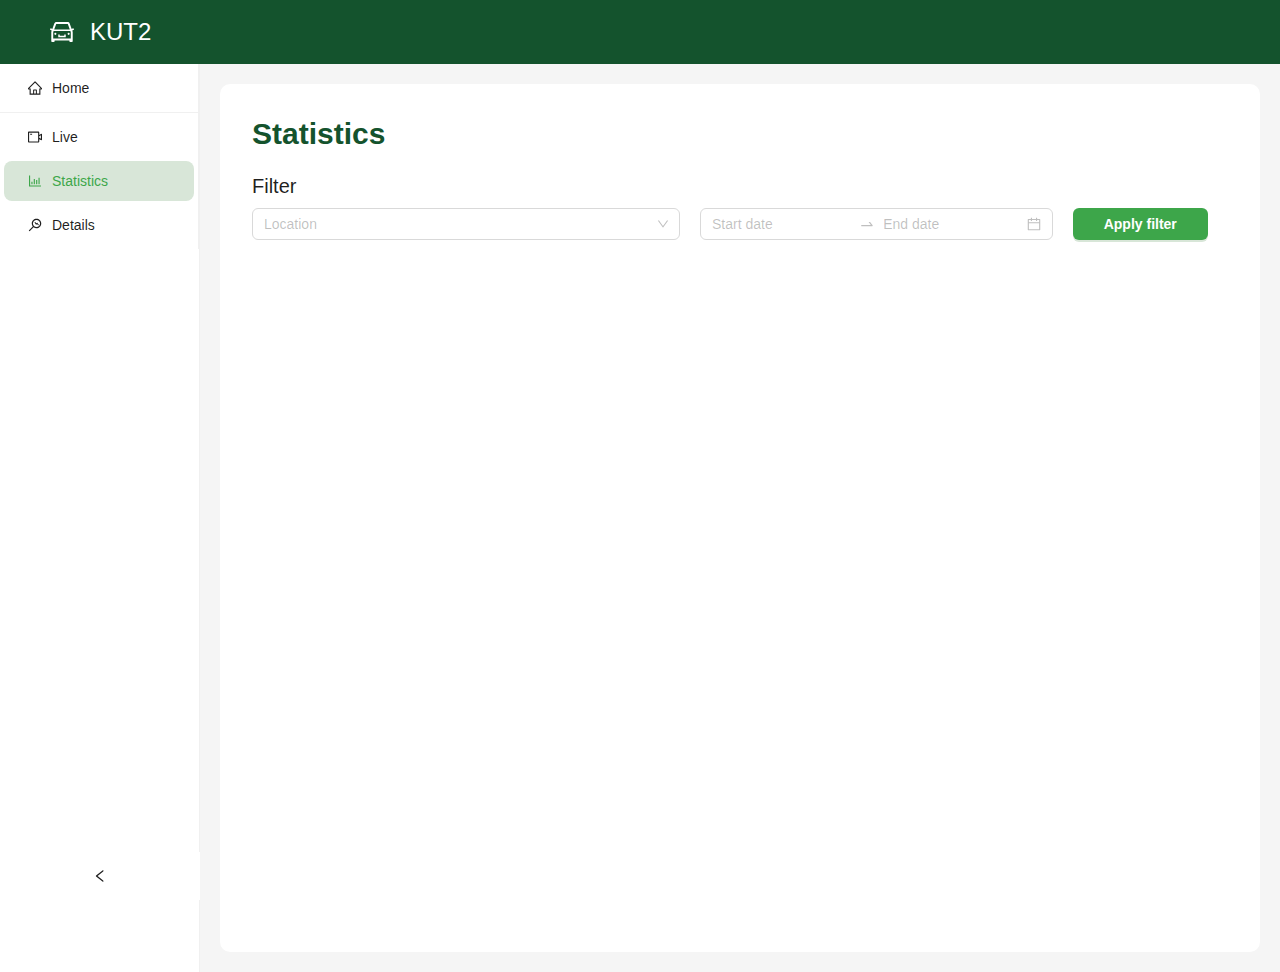
<file: statistics.html>
<!DOCTYPE html><html lang="en"><head><meta charSet="utf-8"/><meta name="viewport" content="width=device-width, initial-scale=1"/><link rel="preload" href="/_next/static/media/e5c5332c9a22f759-s.p.woff2" as="font" crossorigin="" type="font/woff2"/><link rel="stylesheet" href="/_next/static/css/00a1eadfe151614f.css" data-precedence="next"/><link rel="stylesheet" href="/_next/static/css/5a56e3c1761e58ad.css" data-precedence="next"/><link rel="preload" as="script" fetchPriority="low" href="/_next/static/chunks/webpack-9485cad4f55a0803.js"/><script src="/_next/static/chunks/4bd1b696-293e652d4bab8af0.js" async=""></script><script src="/_next/static/chunks/215-fab7d0cb9a8ba7b5.js" async=""></script><script src="/_next/static/chunks/main-app-a3f2a93b7b1cefed.js" async=""></script><script src="/_next/static/chunks/733-cb5b5d012b9be64d.js" async=""></script><script src="/_next/static/chunks/7-a3b5b4796f29b292.js" async=""></script><script src="/_next/static/chunks/723-4ce9d3d8a5a45bc1.js" async=""></script><script src="/_next/static/chunks/497-c58a4a960fbd5d14.js" async=""></script><script src="/_next/static/chunks/802-371927f67ddc434e.js" async=""></script><script src="/_next/static/chunks/542-c2dede622bbb676d.js" async=""></script><script src="/_next/static/chunks/app/layout-de17c0031cac5ad1.js" async=""></script><script src="/_next/static/chunks/978-f0d34197fd029d8c.js" async=""></script><script src="/_next/static/chunks/app/page-8aeb2cf7af9ed593.js" async=""></script><script src="/_next/static/chunks/790-1c8267193de490f1.js" async=""></script><script src="/_next/static/chunks/799-ac3c520489062529.js" async=""></script><script src="/_next/static/chunks/780-a1b189fad5dc6946.js" async=""></script><script src="/_next/static/chunks/app/statistics/page-791d30c5b9301f10.js" async=""></script><script src="/_next/static/chunks/512-710ed282bcc99053.js" async=""></script><script src="/_next/static/chunks/app/loading-38be0b09c9a89e3e.js" async=""></script><meta name="next-size-adjust"/><title>KUT2</title><meta name="description" content="Vehicle Identifying and Tracking System"/><link rel="icon" href="/favicon.ico" type="image/x-icon" sizes="16x16"/><script src="/_next/static/chunks/polyfills-42372ed130431b0a.js" noModule=""></script><style id="antd-cssinjs" data-rc-order="prepend" data-rc-priority="-1000">:where(.css-apn68) a{color:#1677ff;text-decoration:none;background-color:transparent;outline:none;cursor:pointer;transition:color 0.3s;-webkit-text-decoration-skip:objects;}:where(.css-apn68) a:hover{color:#69b1ff;}:where(.css-apn68) a:active{color:#0958d9;}:where(.css-apn68) a:active,:where(.css-apn68) a:hover{text-decoration:none;outline:0;}:where(.css-apn68) a:focus{text-decoration:none;outline:0;}:where(.css-apn68) a[disabled]{color:rgba(0, 0, 0, 0.25);cursor:not-allowed;}:where(.css-apn68).ant-layout{font-family:-apple-system,BlinkMacSystemFont,'Segoe UI',Roboto,'Helvetica Neue',Arial,'Noto Sans',sans-serif,'Apple Color Emoji','Segoe UI Emoji','Segoe UI Symbol','Noto Color Emoji';font-size:14px;box-sizing:border-box;}:where(.css-apn68).ant-layout::before,:where(.css-apn68).ant-layout::after{box-sizing:border-box;}:where(.css-apn68).ant-layout [class^="ant-layout"],:where(.css-apn68).ant-layout [class*=" ant-layout"]{box-sizing:border-box;}:where(.css-apn68).ant-layout [class^="ant-layout"]::before,:where(.css-apn68).ant-layout [class*=" ant-layout"]::before,:where(.css-apn68).ant-layout [class^="ant-layout"]::after,:where(.css-apn68).ant-layout [class*=" ant-layout"]::after{box-sizing:border-box;}:where(.css-apn68).ant-layout{display:flex;flex:auto;flex-direction:column;min-height:0;background:#f5f5f5;}:where(.css-apn68).ant-layout,:where(.css-apn68).ant-layout *{box-sizing:border-box;}:where(.css-apn68).ant-layout.ant-layout-has-sider{flex-direction:row;}:where(.css-apn68).ant-layout.ant-layout-has-sider >.ant-layout,:where(.css-apn68).ant-layout.ant-layout-has-sider >.ant-layout-content{width:0;}:where(.css-apn68).ant-layout .ant-layout-header,:where(.css-apn68).ant-layout.ant-layout-footer{flex:0 0 auto;}:where(.css-apn68).ant-layout-rtl{direction:rtl;}:where(.css-apn68).ant-layout-header{height:64px;padding:0 50px;color:rgba(0, 0, 0, 0.88);line-height:64px;background:#001529;}:where(.css-apn68).ant-layout-header .ant-menu{line-height:inherit;}:where(.css-apn68).ant-layout-footer{padding:24px 50px;color:rgba(0, 0, 0, 0.88);font-size:14px;background:#f5f5f5;}:where(.css-apn68).ant-layout-content{flex:auto;color:rgba(0, 0, 0, 0.88);min-height:0;}:where(.css-ej84y) a{color:#1677ff;text-decoration:none;background-color:transparent;outline:none;cursor:pointer;transition:color 0.3s;-webkit-text-decoration-skip:objects;}:where(.css-ej84y) a:hover{color:#69b1ff;}:where(.css-ej84y) a:active{color:#0958d9;}:where(.css-ej84y) a:active,:where(.css-ej84y) a:hover{text-decoration:none;outline:0;}:where(.css-ej84y) a:focus{text-decoration:none;outline:0;}:where(.css-ej84y) a[disabled]{color:rgba(0, 0, 0, 0.25);cursor:not-allowed;}:where(.css-ej84y).ant-layout-sider{font-family:-apple-system,BlinkMacSystemFont,'Segoe UI',Roboto,'Helvetica Neue',Arial,'Noto Sans',sans-serif,'Apple Color Emoji','Segoe UI Emoji','Segoe UI Symbol','Noto Color Emoji';font-size:14px;box-sizing:border-box;}:where(.css-ej84y).ant-layout-sider::before,:where(.css-ej84y).ant-layout-sider::after{box-sizing:border-box;}:where(.css-ej84y).ant-layout-sider [class^="ant-layout-sider"],:where(.css-ej84y).ant-layout-sider [class*=" ant-layout-sider"]{box-sizing:border-box;}:where(.css-ej84y).ant-layout-sider [class^="ant-layout-sider"]::before,:where(.css-ej84y).ant-layout-sider [class*=" ant-layout-sider"]::before,:where(.css-ej84y).ant-layout-sider [class^="ant-layout-sider"]::after,:where(.css-ej84y).ant-layout-sider [class*=" ant-layout-sider"]::after{box-sizing:border-box;}:where(.css-ej84y).ant-layout-sider{position:relative;min-width:0;background:#001529;transition:all 0.2s,background 0s;}:where(.css-ej84y).ant-layout-sider-has-trigger{padding-bottom:48px;}:where(.css-ej84y).ant-layout-sider-right{order:1;}:where(.css-ej84y).ant-layout-sider .ant-layout-sider-children{height:100%;margin-top:-0.1px;padding-top:0.1px;}:where(.css-ej84y).ant-layout-sider .ant-layout-sider-children .ant-menu.ant-menu-inline-collapsed{width:auto;}:where(.css-ej84y).ant-layout-sider .ant-layout-sider-trigger{position:fixed;bottom:0;z-index:1;height:48px;color:#fff;line-height:48px;text-align:center;background:#002140;cursor:pointer;transition:all 0.2s;}:where(.css-ej84y).ant-layout-sider-zero-width >*{overflow:hidden;}:where(.css-ej84y).ant-layout-sider-zero-width-trigger{position:absolute;top:64px;inset-inline-end:-40px;z-index:1;width:40px;height:40px;color:#fff;font-size:20px;display:flex;align-items:center;justify-content:center;background:#001529;border-start-start-radius:0;border-start-end-radius:6px;border-end-end-radius:6px;border-end-start-radius:0;cursor:pointer;transition:background 0.3s ease;}:where(.css-ej84y).ant-layout-sider-zero-width-trigger::after{position:absolute;inset:0;background:transparent;transition:all 0.3s;content:"";}:where(.css-ej84y).ant-layout-sider-zero-width-trigger:hover::after{background:rgba(255, 255, 255, 0.2);}:where(.css-ej84y).ant-layout-sider-zero-width-trigger-right{inset-inline-start:-40px;border-start-start-radius:6px;border-start-end-radius:0;border-end-end-radius:0;border-end-start-radius:6px;}:where(.css-ej84y).ant-layout-sider-light{background:#ffffff;}:where(.css-ej84y).ant-layout-sider-light .ant-layout-sider-trigger{color:rgba(0, 0, 0, 0.88);background:#ffffff;}:where(.css-ej84y).ant-layout-sider-light .ant-layout-sider-zero-width-trigger{color:rgba(0, 0, 0, 0.88);background:#ffffff;border:1px solid #f5f5f5;border-inline-start:0;}:where(.css-ej84y)[class^="ant-menu"],:where(.css-ej84y)[class*=" ant-menu"]{font-family:-apple-system,BlinkMacSystemFont,'Segoe UI',Roboto,'Helvetica Neue',Arial,'Noto Sans',sans-serif,'Apple Color Emoji','Segoe UI Emoji','Segoe UI Symbol','Noto Color Emoji';font-size:14px;box-sizing:border-box;}:where(.css-ej84y)[class^="ant-menu"]::before,:where(.css-ej84y)[class*=" ant-menu"]::before,:where(.css-ej84y)[class^="ant-menu"]::after,:where(.css-ej84y)[class*=" ant-menu"]::after{box-sizing:border-box;}:where(.css-ej84y)[class^="ant-menu"] [class^="ant-menu"],:where(.css-ej84y)[class*=" ant-menu"] [class^="ant-menu"],:where(.css-ej84y)[class^="ant-menu"] [class*=" ant-menu"],:where(.css-ej84y)[class*=" ant-menu"] [class*=" ant-menu"]{box-sizing:border-box;}:where(.css-ej84y)[class^="ant-menu"] [class^="ant-menu"]::before,:where(.css-ej84y)[class*=" ant-menu"] [class^="ant-menu"]::before,:where(.css-ej84y)[class^="ant-menu"] [class*=" ant-menu"]::before,:where(.css-ej84y)[class*=" ant-menu"] [class*=" ant-menu"]::before,:where(.css-ej84y)[class^="ant-menu"] [class^="ant-menu"]::after,:where(.css-ej84y)[class*=" ant-menu"] [class^="ant-menu"]::after,:where(.css-ej84y)[class^="ant-menu"] [class*=" ant-menu"]::after,:where(.css-ej84y)[class*=" ant-menu"] [class*=" ant-menu"]::after{box-sizing:border-box;}:where(.css-ej84y) .ant-menu::before{display:table;content:"";}:where(.css-ej84y) .ant-menu::after{display:table;clear:both;content:"";}:where(.css-ej84y) .ant-menu-hidden{display:none;}:where(.css-ej84y).ant-menu-submenu-hidden{display:none;}:where(.css-ej84y).ant-menu{box-sizing:border-box;margin:0;padding:0;color:rgba(0, 0, 0, 0.88);font-size:14px;line-height:0;list-style:none;font-family:-apple-system,BlinkMacSystemFont,'Segoe UI',Roboto,'Helvetica Neue',Arial,'Noto Sans',sans-serif,'Apple Color Emoji','Segoe UI Emoji','Segoe UI Symbol','Noto Color Emoji';margin-bottom:0;padding-inline-start:0;outline:none;transition:width 0.3s cubic-bezier(0.2, 0, 0, 1) 0s;}:where(.css-ej84y).ant-menu::before{display:table;content:"";}:where(.css-ej84y).ant-menu::after{display:table;clear:both;content:"";}:where(.css-ej84y).ant-menu ul,:where(.css-ej84y).ant-menu ol{margin:0;padding:0;list-style:none;}:where(.css-ej84y).ant-menu-overflow{display:flex;}:where(.css-ej84y).ant-menu-overflow .ant-menu-item{flex:none;}:where(.css-ej84y).ant-menu .ant-menu-item,:where(.css-ej84y).ant-menu .ant-menu-submenu,:where(.css-ej84y).ant-menu .ant-menu-submenu-title{border-radius:8px;}:where(.css-ej84y).ant-menu .ant-menu-item-group-title{padding:8px 16px;font-size:14px;line-height:1.5714285714285714;transition:all 0.3s;}:where(.css-ej84y).ant-menu-horizontal .ant-menu-submenu{transition:border-color 0.3s cubic-bezier(0.645, 0.045, 0.355, 1),background 0.3s cubic-bezier(0.645, 0.045, 0.355, 1);}:where(.css-ej84y).ant-menu .ant-menu-submenu,:where(.css-ej84y).ant-menu .ant-menu-submenu-inline{transition:border-color 0.3s cubic-bezier(0.645, 0.045, 0.355, 1),background 0.3s cubic-bezier(0.645, 0.045, 0.355, 1),padding 0.2s cubic-bezier(0.645, 0.045, 0.355, 1);}:where(.css-ej84y).ant-menu .ant-menu-submenu .ant-menu-sub{cursor:initial;transition:background 0.3s cubic-bezier(0.645, 0.045, 0.355, 1),padding 0.3s cubic-bezier(0.645, 0.045, 0.355, 1);}:where(.css-ej84y).ant-menu .ant-menu-title-content{display:inline-flex;align-items:center;transition:color 0.3s;}:where(.css-ej84y).ant-menu .ant-menu-title-content >a:first-child{flex-grow:1;}:where(.css-ej84y).ant-menu .ant-menu-title-content >.ant-typography-ellipsis-single-line{display:inline;vertical-align:unset;}:where(.css-ej84y).ant-menu .ant-menu-title-content .ant-menu-item-extra{margin-inline-start:auto;padding-inline-start:16px;font-size:12px;color:rgba(0, 0, 0, 0.45);}:where(.css-ej84y).ant-menu .ant-menu-item a::before{position:absolute;inset:0;background-color:transparent;content:"";}:where(.css-ej84y).ant-menu .ant-menu-item-divider{overflow:hidden;line-height:0;border-color:rgba(5, 5, 5, 0.06);border-style:solid;border-width:0;border-top-width:1px;margin-block:1px;padding:0;}:where(.css-ej84y).ant-menu .ant-menu-item-divider-dashed{border-style:dashed;}:where(.css-ej84y).ant-menu .ant-menu-item,:where(.css-ej84y).ant-menu .ant-menu-submenu-title{position:relative;display:block;margin:0;white-space:nowrap;cursor:pointer;transition:border-color 0.3s,background 0.3s,padding calc(0.3s + 0.1s) cubic-bezier(0.645, 0.045, 0.355, 1);}:where(.css-ej84y).ant-menu .ant-menu-item .ant-menu-item-icon,:where(.css-ej84y).ant-menu .ant-menu-submenu-title .ant-menu-item-icon,:where(.css-ej84y).ant-menu .ant-menu-item .anticon,:where(.css-ej84y).ant-menu .ant-menu-submenu-title .anticon{min-width:14px;font-size:14px;transition:font-size 0.2s cubic-bezier(0.215, 0.61, 0.355, 1),margin 0.3s cubic-bezier(0.645, 0.045, 0.355, 1),color 0.3s;}:where(.css-ej84y).ant-menu .ant-menu-item .ant-menu-item-icon +span,:where(.css-ej84y).ant-menu .ant-menu-submenu-title .ant-menu-item-icon +span,:where(.css-ej84y).ant-menu .ant-menu-item .anticon +span,:where(.css-ej84y).ant-menu .ant-menu-submenu-title .anticon +span{margin-inline-start:10px;opacity:1;transition:opacity 0.3s cubic-bezier(0.645, 0.045, 0.355, 1),margin 0.3s,color 0.3s;}:where(.css-ej84y).ant-menu .ant-menu-item .ant-menu-item-icon,:where(.css-ej84y).ant-menu .ant-menu-submenu-title .ant-menu-item-icon{display:inline-flex;align-items:center;color:inherit;font-style:normal;line-height:0;text-align:center;text-transform:none;vertical-align:-0.125em;text-rendering:optimizeLegibility;-webkit-font-smoothing:antialiased;-moz-osx-font-smoothing:grayscale;}:where(.css-ej84y).ant-menu .ant-menu-item .ant-menu-item-icon >*,:where(.css-ej84y).ant-menu .ant-menu-submenu-title .ant-menu-item-icon >*{line-height:1;}:where(.css-ej84y).ant-menu .ant-menu-item .ant-menu-item-icon svg,:where(.css-ej84y).ant-menu .ant-menu-submenu-title .ant-menu-item-icon svg{display:inline-block;}:where(.css-ej84y).ant-menu .ant-menu-item.ant-menu-item-only-child >.anticon,:where(.css-ej84y).ant-menu .ant-menu-submenu-title.ant-menu-item-only-child >.anticon,:where(.css-ej84y).ant-menu .ant-menu-item.ant-menu-item-only-child >.ant-menu-item-icon,:where(.css-ej84y).ant-menu .ant-menu-submenu-title.ant-menu-item-only-child >.ant-menu-item-icon{margin-inline-end:0;}:where(.css-ej84y).ant-menu .ant-menu-item-disabled,:where(.css-ej84y).ant-menu .ant-menu-submenu-disabled{background:none!important;cursor:not-allowed;}:where(.css-ej84y).ant-menu .ant-menu-item-disabled::after,:where(.css-ej84y).ant-menu .ant-menu-submenu-disabled::after{border-color:transparent!important;}:where(.css-ej84y).ant-menu .ant-menu-item-disabled a,:where(.css-ej84y).ant-menu .ant-menu-submenu-disabled a{color:inherit!important;}:where(.css-ej84y).ant-menu .ant-menu-item-disabled >.ant-menu-submenu-title,:where(.css-ej84y).ant-menu .ant-menu-submenu-disabled >.ant-menu-submenu-title{color:inherit!important;cursor:not-allowed;}:where(.css-ej84y).ant-menu .ant-menu-item-group .ant-menu-item-group-list{margin:0;padding:0;}:where(.css-ej84y).ant-menu .ant-menu-item-group .ant-menu-item-group-list .ant-menu-item,:where(.css-ej84y).ant-menu .ant-menu-item-group .ant-menu-item-group-list .ant-menu-submenu-title{padding-inline:28px 16px;}:where(.css-ej84y).ant-menu-submenu-popup{position:absolute;z-index:1050;border-radius:8px;box-shadow:none;transform-origin:0 0;}:where(.css-ej84y).ant-menu-submenu-popup.ant-menu-submenu{background:transparent;}:where(.css-ej84y).ant-menu-submenu-popup::before{position:absolute;inset:0;z-index:-1;width:100%;height:100%;opacity:0;content:"";}:where(.css-ej84y).ant-menu-submenu-popup >.ant-menu{border-radius:8px;}:where(.css-ej84y).ant-menu-submenu-popup >.ant-menu .ant-menu-item,:where(.css-ej84y).ant-menu-submenu-popup >.ant-menu .ant-menu-submenu-title{position:relative;display:block;margin:0;white-space:nowrap;cursor:pointer;transition:border-color 0.3s,background 0.3s,padding calc(0.3s + 0.1s) cubic-bezier(0.645, 0.045, 0.355, 1);}:where(.css-ej84y).ant-menu-submenu-popup >.ant-menu .ant-menu-item .ant-menu-item-icon,:where(.css-ej84y).ant-menu-submenu-popup >.ant-menu .ant-menu-submenu-title .ant-menu-item-icon,:where(.css-ej84y).ant-menu-submenu-popup >.ant-menu .ant-menu-item .anticon,:where(.css-ej84y).ant-menu-submenu-popup >.ant-menu .ant-menu-submenu-title .anticon{min-width:14px;font-size:14px;transition:font-size 0.2s cubic-bezier(0.215, 0.61, 0.355, 1),margin 0.3s cubic-bezier(0.645, 0.045, 0.355, 1),color 0.3s;}:where(.css-ej84y).ant-menu-submenu-popup >.ant-menu .ant-menu-item .ant-menu-item-icon +span,:where(.css-ej84y).ant-menu-submenu-popup >.ant-menu .ant-menu-submenu-title .ant-menu-item-icon +span,:where(.css-ej84y).ant-menu-submenu-popup >.ant-menu .ant-menu-item .anticon +span,:where(.css-ej84y).ant-menu-submenu-popup >.ant-menu .ant-menu-submenu-title .anticon +span{margin-inline-start:10px;opacity:1;transition:opacity 0.3s cubic-bezier(0.645, 0.045, 0.355, 1),margin 0.3s,color 0.3s;}:where(.css-ej84y).ant-menu-submenu-popup >.ant-menu .ant-menu-item .ant-menu-item-icon,:where(.css-ej84y).ant-menu-submenu-popup >.ant-menu .ant-menu-submenu-title .ant-menu-item-icon{display:inline-flex;align-items:center;color:inherit;font-style:normal;line-height:0;text-align:center;text-transform:none;vertical-align:-0.125em;text-rendering:optimizeLegibility;-webkit-font-smoothing:antialiased;-moz-osx-font-smoothing:grayscale;}:where(.css-ej84y).ant-menu-submenu-popup >.ant-menu .ant-menu-item .ant-menu-item-icon >*,:where(.css-ej84y).ant-menu-submenu-popup >.ant-menu .ant-menu-submenu-title .ant-menu-item-icon >*{line-height:1;}:where(.css-ej84y).ant-menu-submenu-popup >.ant-menu .ant-menu-item .ant-menu-item-icon svg,:where(.css-ej84y).ant-menu-submenu-popup >.ant-menu .ant-menu-submenu-title .ant-menu-item-icon svg{display:inline-block;}:where(.css-ej84y).ant-menu-submenu-popup >.ant-menu .ant-menu-item.ant-menu-item-only-child >.anticon,:where(.css-ej84y).ant-menu-submenu-popup >.ant-menu .ant-menu-submenu-title.ant-menu-item-only-child >.anticon,:where(.css-ej84y).ant-menu-submenu-popup >.ant-menu .ant-menu-item.ant-menu-item-only-child >.ant-menu-item-icon,:where(.css-ej84y).ant-menu-submenu-popup >.ant-menu .ant-menu-submenu-title.ant-menu-item-only-child >.ant-menu-item-icon{margin-inline-end:0;}:where(.css-ej84y).ant-menu-submenu-popup >.ant-menu .ant-menu-item-disabled,:where(.css-ej84y).ant-menu-submenu-popup >.ant-menu .ant-menu-submenu-disabled{background:none!important;cursor:not-allowed;}:where(.css-ej84y).ant-menu-submenu-popup >.ant-menu .ant-menu-item-disabled::after,:where(.css-ej84y).ant-menu-submenu-popup >.ant-menu .ant-menu-submenu-disabled::after{border-color:transparent!important;}:where(.css-ej84y).ant-menu-submenu-popup >.ant-menu .ant-menu-item-disabled a,:where(.css-ej84y).ant-menu-submenu-popup >.ant-menu .ant-menu-submenu-disabled a{color:inherit!important;}:where(.css-ej84y).ant-menu-submenu-popup >.ant-menu .ant-menu-item-disabled >.ant-menu-submenu-title,:where(.css-ej84y).ant-menu-submenu-popup >.ant-menu .ant-menu-submenu-disabled >.ant-menu-submenu-title{color:inherit!important;cursor:not-allowed;}:where(.css-ej84y).ant-menu-submenu-popup >.ant-menu .ant-menu-submenu-expand-icon,:where(.css-ej84y).ant-menu-submenu-popup >.ant-menu .ant-menu-submenu-arrow{position:absolute;top:50%;inset-inline-end:16px;width:10px;color:currentcolor;transform:translateY(-50%);transition:transform 0.3s cubic-bezier(0.645, 0.045, 0.355, 1),opacity 0.3s;}:where(.css-ej84y).ant-menu-submenu-popup >.ant-menu .ant-menu-submenu-arrow::before,:where(.css-ej84y).ant-menu-submenu-popup >.ant-menu .ant-menu-submenu-arrow::after{position:absolute;width:6px;height:1.5px;background-color:currentcolor;border-radius:6px;transition:background 0.3s cubic-bezier(0.645, 0.045, 0.355, 1),transform 0.3s cubic-bezier(0.645, 0.045, 0.355, 1),top 0.3s cubic-bezier(0.645, 0.045, 0.355, 1),color 0.3s cubic-bezier(0.645, 0.045, 0.355, 1);content:"";}:where(.css-ej84y).ant-menu-submenu-popup >.ant-menu .ant-menu-submenu-arrow::before{transform:rotate(45deg) translateY(-2.5px);}:where(.css-ej84y).ant-menu-submenu-popup >.ant-menu .ant-menu-submenu-arrow::after{transform:rotate(-45deg) translateY(2.5px);}:where(.css-ej84y).ant-menu-submenu-popup >.ant-menu .ant-menu-item,:where(.css-ej84y).ant-menu-submenu-popup >.ant-menu .ant-menu-submenu>.ant-menu-submenu-title{border-radius:4px;}:where(.css-ej84y).ant-menu-submenu-popup >.ant-menu .ant-menu-submenu-title::after{transition:transform 0.3s cubic-bezier(0.645, 0.045, 0.355, 1);}:where(.css-ej84y).ant-menu-submenu-placement-leftTop,:where(.css-ej84y).ant-menu-submenu-placement-bottomRight,:where(.css-ej84y).ant-menu-submenu{transform-origin:100% 0;}:where(.css-ej84y).ant-menu-submenu-placement-leftBottom,:where(.css-ej84y).ant-menu-submenu-placement-topRight,:where(.css-ej84y).ant-menu-submenu{transform-origin:100% 100%;}:where(.css-ej84y).ant-menu-submenu-placement-rightBottom,:where(.css-ej84y).ant-menu-submenu-placement-topLeft,:where(.css-ej84y).ant-menu-submenu{transform-origin:0 100%;}:where(.css-ej84y).ant-menu-submenu-placement-bottomLeft,:where(.css-ej84y).ant-menu-submenu-placement-rightTop,:where(.css-ej84y).ant-menu-submenu{transform-origin:0 0;}:where(.css-ej84y).ant-menu-submenu-placement-leftTop,:where(.css-ej84y).ant-menu-submenu-placement-leftBottom{padding-inline-end:8px;}:where(.css-ej84y).ant-menu-submenu-placement-rightTop,:where(.css-ej84y).ant-menu-submenu-placement-rightBottom{padding-inline-start:8px;}:where(.css-ej84y).ant-menu-submenu-placement-topRight,:where(.css-ej84y).ant-menu-submenu-placement-topLeft{padding-bottom:8px;}:where(.css-ej84y).ant-menu-submenu-placement-bottomRight,:where(.css-ej84y).ant-menu-submenu-placement-bottomLeft{padding-top:8px;}:where(.css-ej84y).ant-menu .ant-menu-submenu-expand-icon,:where(.css-ej84y).ant-menu .ant-menu-submenu-arrow{position:absolute;top:50%;inset-inline-end:16px;width:10px;color:currentcolor;transform:translateY(-50%);transition:transform 0.3s cubic-bezier(0.645, 0.045, 0.355, 1),opacity 0.3s;}:where(.css-ej84y).ant-menu .ant-menu-submenu-arrow::before,:where(.css-ej84y).ant-menu .ant-menu-submenu-arrow::after{position:absolute;width:6px;height:1.5px;background-color:currentcolor;border-radius:6px;transition:background 0.3s cubic-bezier(0.645, 0.045, 0.355, 1),transform 0.3s cubic-bezier(0.645, 0.045, 0.355, 1),top 0.3s cubic-bezier(0.645, 0.045, 0.355, 1),color 0.3s cubic-bezier(0.645, 0.045, 0.355, 1);content:"";}:where(.css-ej84y).ant-menu .ant-menu-submenu-arrow::before{transform:rotate(45deg) translateY(-2.5px);}:where(.css-ej84y).ant-menu .ant-menu-submenu-arrow::after{transform:rotate(-45deg) translateY(2.5px);}:where(.css-ej84y).ant-menu-inline-collapsed .ant-menu-submenu-arrow::before,:where(.css-ej84y).ant-menu-inline .ant-menu-submenu-arrow::before{transform:rotate(-45deg) translateX(2.5px);}:where(.css-ej84y).ant-menu-inline-collapsed .ant-menu-submenu-arrow::after,:where(.css-ej84y).ant-menu-inline .ant-menu-submenu-arrow::after{transform:rotate(45deg) translateX(-2.5px);}:where(.css-ej84y).ant-menu .ant-menu-submenu-open.ant-menu-submenu-inline>.ant-menu-submenu-title>.ant-menu-submenu-arrow{transform:translateY(-2px);}:where(.css-ej84y).ant-menu .ant-menu-submenu-open.ant-menu-submenu-inline>.ant-menu-submenu-title>.ant-menu-submenu-arrow::after{transform:rotate(-45deg) translateX(-2.5px);}:where(.css-ej84y).ant-menu .ant-menu-submenu-open.ant-menu-submenu-inline>.ant-menu-submenu-title>.ant-menu-submenu-arrow::before{transform:rotate(45deg) translateX(2.5px);}:where(.css-ej84y).ant-layout-header .ant-menu{line-height:inherit;}:where(.css-ej84y).ant-menu-horizontal{line-height:46px;border:0;border-bottom:1px solid rgba(5, 5, 5, 0.06);box-shadow:none;}:where(.css-ej84y).ant-menu-horizontal::after{display:block;clear:both;height:0;content:"\20";}:where(.css-ej84y).ant-menu-horizontal .ant-menu-item,:where(.css-ej84y).ant-menu-horizontal .ant-menu-submenu{position:relative;display:inline-block;vertical-align:bottom;padding-inline:16px;}:where(.css-ej84y).ant-menu-horizontal >.ant-menu-item:hover,:where(.css-ej84y).ant-menu-horizontal >.ant-menu-item-active,:where(.css-ej84y).ant-menu-horizontal >.ant-menu-submenu .ant-menu-submenu-title:hover{background-color:transparent;}:where(.css-ej84y).ant-menu-horizontal .ant-menu-item,:where(.css-ej84y).ant-menu-horizontal .ant-menu-submenu-title{transition:border-color 0.3s,background 0.3s;}:where(.css-ej84y).ant-menu-horizontal .ant-menu-submenu-arrow{display:none;}:where(.css-ej84y).ant-menu-inline.ant-menu-root,:where(.css-ej84y).ant-menu-vertical.ant-menu-root{box-shadow:none;}:where(.css-ej84y).ant-menu-inline .ant-menu-item,:where(.css-ej84y).ant-menu-vertical .ant-menu-item{position:relative;overflow:hidden;}:where(.css-ej84y).ant-menu-inline .ant-menu-item,:where(.css-ej84y).ant-menu-vertical .ant-menu-item,:where(.css-ej84y).ant-menu-inline .ant-menu-submenu-title,:where(.css-ej84y).ant-menu-vertical .ant-menu-submenu-title{height:40px;line-height:40px;padding-inline:16px;overflow:hidden;text-overflow:ellipsis;margin-inline:4px;margin-block:4px;width:calc(100% - 8px);}:where(.css-ej84y).ant-menu-inline >.ant-menu-item,:where(.css-ej84y).ant-menu-vertical >.ant-menu-item,:where(.css-ej84y).ant-menu-inline >.ant-menu-submenu>.ant-menu-submenu-title,:where(.css-ej84y).ant-menu-vertical >.ant-menu-submenu>.ant-menu-submenu-title{height:40px;line-height:40px;}:where(.css-ej84y).ant-menu-inline .ant-menu-item-group-list .ant-menu-submenu-title,:where(.css-ej84y).ant-menu-vertical .ant-menu-item-group-list .ant-menu-submenu-title,:where(.css-ej84y).ant-menu-inline .ant-menu-submenu-title,:where(.css-ej84y).ant-menu-vertical .ant-menu-submenu-title{padding-inline-end:34px;}:where(.css-ej84y).ant-menu-submenu-popup .ant-menu-vertical{box-shadow:0 6px 16px 0 rgba(0, 0, 0, 0.08),0 3px 6px -4px rgba(0, 0, 0, 0.12),0 9px 28px 8px rgba(0, 0, 0, 0.05);}:where(.css-ej84y).ant-menu-submenu-popup .ant-menu-vertical .ant-menu-item{position:relative;overflow:hidden;}:where(.css-ej84y).ant-menu-submenu-popup .ant-menu-vertical .ant-menu-item,:where(.css-ej84y).ant-menu-submenu-popup .ant-menu-vertical .ant-menu-submenu-title{height:40px;line-height:40px;padding-inline:16px;overflow:hidden;text-overflow:ellipsis;margin-inline:4px;margin-block:4px;width:calc(100% - 8px);}:where(.css-ej84y).ant-menu-submenu-popup .ant-menu-vertical >.ant-menu-item,:where(.css-ej84y).ant-menu-submenu-popup .ant-menu-vertical >.ant-menu-submenu>.ant-menu-submenu-title{height:40px;line-height:40px;}:where(.css-ej84y).ant-menu-submenu-popup .ant-menu-vertical .ant-menu-item-group-list .ant-menu-submenu-title,:where(.css-ej84y).ant-menu-submenu-popup .ant-menu-vertical .ant-menu-submenu-title{padding-inline-end:34px;}:where(.css-ej84y).ant-menu-submenu-popup .ant-menu-vertical.ant-menu-sub{min-width:160px;max-height:calc(100vh - 100px);padding:0;overflow:hidden;border-inline-end:0;}:where(.css-ej84y).ant-menu-submenu-popup .ant-menu-vertical.ant-menu-sub:not([class*='-active']){overflow-x:hidden;overflow-y:auto;}:where(.css-ej84y).ant-menu-inline{width:100%;}:where(.css-ej84y).ant-menu-inline.ant-menu-root .ant-menu-item,:where(.css-ej84y).ant-menu-inline.ant-menu-root .ant-menu-submenu-title{display:flex;align-items:center;transition:border-color 0.3s,background 0.3s,padding 0.1s cubic-bezier(0.215, 0.61, 0.355, 1);}:where(.css-ej84y).ant-menu-inline.ant-menu-root .ant-menu-item >.ant-menu-title-content,:where(.css-ej84y).ant-menu-inline.ant-menu-root .ant-menu-submenu-title >.ant-menu-title-content{flex:auto;min-width:0;overflow:hidden;text-overflow:ellipsis;}:where(.css-ej84y).ant-menu-inline.ant-menu-root .ant-menu-item >*,:where(.css-ej84y).ant-menu-inline.ant-menu-root .ant-menu-submenu-title >*{flex:none;}:where(.css-ej84y).ant-menu-inline .ant-menu-sub.ant-menu-inline{padding:0;border:0;border-radius:0;box-shadow:none;}:where(.css-ej84y).ant-menu-inline .ant-menu-sub.ant-menu-inline>.ant-menu-submenu>.ant-menu-submenu-title{height:40px;line-height:40px;list-style-position:inside;list-style-type:disc;}:where(.css-ej84y).ant-menu-inline .ant-menu-sub.ant-menu-inline .ant-menu-item-group-title{padding-inline-start:32px;}:where(.css-ej84y).ant-menu-inline .ant-menu-item{height:40px;line-height:40px;list-style-position:inside;list-style-type:disc;}:where(.css-ej84y).ant-menu-inline-collapsed{width:80px;}:where(.css-ej84y).ant-menu-inline-collapsed.ant-menu-root .ant-menu-item >.ant-menu-inline-collapsed-noicon,:where(.css-ej84y).ant-menu-inline-collapsed.ant-menu-root .ant-menu-submenu .ant-menu-submenu-title >.ant-menu-inline-collapsed-noicon{font-size:16px;text-align:center;}:where(.css-ej84y).ant-menu-inline-collapsed >.ant-menu-item,:where(.css-ej84y).ant-menu-inline-collapsed >.ant-menu-item-group>.ant-menu-item-group-list>.ant-menu-item,:where(.css-ej84y).ant-menu-inline-collapsed >.ant-menu-item-group>.ant-menu-item-group-list>.ant-menu-submenu>.ant-menu-submenu-title,:where(.css-ej84y).ant-menu-inline-collapsed >.ant-menu-submenu>.ant-menu-submenu-title{inset-inline-start:0;padding-inline:calc(50% - 8px - 4px);text-overflow:clip;}:where(.css-ej84y).ant-menu-inline-collapsed >.ant-menu-item .ant-menu-submenu-arrow,:where(.css-ej84y).ant-menu-inline-collapsed >.ant-menu-item-group>.ant-menu-item-group-list>.ant-menu-item .ant-menu-submenu-arrow,:where(.css-ej84y).ant-menu-inline-collapsed >.ant-menu-item-group>.ant-menu-item-group-list>.ant-menu-submenu>.ant-menu-submenu-title .ant-menu-submenu-arrow,:where(.css-ej84y).ant-menu-inline-collapsed >.ant-menu-submenu>.ant-menu-submenu-title .ant-menu-submenu-arrow,:where(.css-ej84y).ant-menu-inline-collapsed >.ant-menu-item .ant-menu-submenu-expand-icon,:where(.css-ej84y).ant-menu-inline-collapsed >.ant-menu-item-group>.ant-menu-item-group-list>.ant-menu-item .ant-menu-submenu-expand-icon,:where(.css-ej84y).ant-menu-inline-collapsed >.ant-menu-item-group>.ant-menu-item-group-list>.ant-menu-submenu>.ant-menu-submenu-title .ant-menu-submenu-expand-icon,:where(.css-ej84y).ant-menu-inline-collapsed >.ant-menu-submenu>.ant-menu-submenu-title .ant-menu-submenu-expand-icon{opacity:0;}:where(.css-ej84y).ant-menu-inline-collapsed >.ant-menu-item .ant-menu-item-icon,:where(.css-ej84y).ant-menu-inline-collapsed >.ant-menu-item-group>.ant-menu-item-group-list>.ant-menu-item .ant-menu-item-icon,:where(.css-ej84y).ant-menu-inline-collapsed >.ant-menu-item-group>.ant-menu-item-group-list>.ant-menu-submenu>.ant-menu-submenu-title .ant-menu-item-icon,:where(.css-ej84y).ant-menu-inline-collapsed >.ant-menu-submenu>.ant-menu-submenu-title .ant-menu-item-icon,:where(.css-ej84y).ant-menu-inline-collapsed >.ant-menu-item .anticon,:where(.css-ej84y).ant-menu-inline-collapsed >.ant-menu-item-group>.ant-menu-item-group-list>.ant-menu-item .anticon,:where(.css-ej84y).ant-menu-inline-collapsed >.ant-menu-item-group>.ant-menu-item-group-list>.ant-menu-submenu>.ant-menu-submenu-title .anticon,:where(.css-ej84y).ant-menu-inline-collapsed >.ant-menu-submenu>.ant-menu-submenu-title .anticon{margin:0;font-size:16px;line-height:40px;}:where(.css-ej84y).ant-menu-inline-collapsed >.ant-menu-item .ant-menu-item-icon +span,:where(.css-ej84y).ant-menu-inline-collapsed >.ant-menu-item-group>.ant-menu-item-group-list>.ant-menu-item .ant-menu-item-icon +span,:where(.css-ej84y).ant-menu-inline-collapsed >.ant-menu-item-group>.ant-menu-item-group-list>.ant-menu-submenu>.ant-menu-submenu-title .ant-menu-item-icon +span,:where(.css-ej84y).ant-menu-inline-collapsed >.ant-menu-submenu>.ant-menu-submenu-title .ant-menu-item-icon +span,:where(.css-ej84y).ant-menu-inline-collapsed >.ant-menu-item .anticon +span,:where(.css-ej84y).ant-menu-inline-collapsed >.ant-menu-item-group>.ant-menu-item-group-list>.ant-menu-item .anticon +span,:where(.css-ej84y).ant-menu-inline-collapsed >.ant-menu-item-group>.ant-menu-item-group-list>.ant-menu-submenu>.ant-menu-submenu-title .anticon +span,:where(.css-ej84y).ant-menu-inline-collapsed >.ant-menu-submenu>.ant-menu-submenu-title .anticon +span{display:inline-block;opacity:0;}:where(.css-ej84y).ant-menu-inline-collapsed .ant-menu-item-icon,:where(.css-ej84y).ant-menu-inline-collapsed .anticon{display:inline-block;}:where(.css-ej84y).ant-menu-inline-collapsed-tooltip{pointer-events:none;}:where(.css-ej84y).ant-menu-inline-collapsed-tooltip .ant-menu-item-icon,:where(.css-ej84y).ant-menu-inline-collapsed-tooltip .anticon{display:none;}:where(.css-ej84y).ant-menu-inline-collapsed-tooltip a,:where(.css-ej84y).ant-menu-inline-collapsed-tooltip a:hover{color:#fff;}:where(.css-ej84y).ant-menu-inline-collapsed .ant-menu-item-group-title{overflow:hidden;white-space:nowrap;text-overflow:ellipsis;padding-inline:8px;}:where(.css-ej84y).ant-menu-light,:where(.css-ej84y).ant-menu-light>.ant-menu{color:rgba(0, 0, 0, 0.88);background:#ffffff;}:where(.css-ej84y).ant-menu-light.ant-menu-root:focus-visible,:where(.css-ej84y).ant-menu-light>.ant-menu.ant-menu-root:focus-visible{outline:3px solid #adccae;outline-offset:1px;transition:outline-offset 0s,outline 0s;}:where(.css-ej84y).ant-menu-light .ant-menu-item-group-title,:where(.css-ej84y).ant-menu-light>.ant-menu .ant-menu-item-group-title{color:rgba(0, 0, 0, 0.45);}:where(.css-ej84y).ant-menu-light .ant-menu-submenu-selected >.ant-menu-submenu-title,:where(.css-ej84y).ant-menu-light>.ant-menu .ant-menu-submenu-selected >.ant-menu-submenu-title{color:#3da64a;}:where(.css-ej84y).ant-menu-light .ant-menu-item,:where(.css-ej84y).ant-menu-light>.ant-menu .ant-menu-item,:where(.css-ej84y).ant-menu-light .ant-menu-submenu-title,:where(.css-ej84y).ant-menu-light>.ant-menu .ant-menu-submenu-title{color:rgba(0, 0, 0, 0.88);}:where(.css-ej84y).ant-menu-light .ant-menu-item:not(.ant-menu-item-disabled):focus-visible,:where(.css-ej84y).ant-menu-light>.ant-menu .ant-menu-item:not(.ant-menu-item-disabled):focus-visible,:where(.css-ej84y).ant-menu-light .ant-menu-submenu-title:not(.ant-menu-item-disabled):focus-visible,:where(.css-ej84y).ant-menu-light>.ant-menu .ant-menu-submenu-title:not(.ant-menu-item-disabled):focus-visible{outline:3px solid #adccae;outline-offset:1px;transition:outline-offset 0s,outline 0s;}:where(.css-ej84y).ant-menu-light .ant-menu-item-disabled,:where(.css-ej84y).ant-menu-light>.ant-menu .ant-menu-item-disabled,:where(.css-ej84y).ant-menu-light .ant-menu-submenu-disabled,:where(.css-ej84y).ant-menu-light>.ant-menu .ant-menu-submenu-disabled{color:rgba(0, 0, 0, 0.25)!important;}:where(.css-ej84y).ant-menu-light .ant-menu-item:not(.ant-menu-item-selected):not(.ant-menu-submenu-selected):hover,:where(.css-ej84y).ant-menu-light>.ant-menu .ant-menu-item:not(.ant-menu-item-selected):not(.ant-menu-submenu-selected):hover,:where(.css-ej84y).ant-menu-light .ant-menu-item:not(.ant-menu-item-selected):not(.ant-menu-submenu-selected) >.ant-menu-submenu-title:hover,:where(.css-ej84y).ant-menu-light>.ant-menu .ant-menu-item:not(.ant-menu-item-selected):not(.ant-menu-submenu-selected) >.ant-menu-submenu-title:hover{color:rgba(0, 0, 0, 0.88);}:where(.css-ej84y).ant-menu-light:not(.ant-menu-horizontal) .ant-menu-item:not(.ant-menu-item-selected):hover,:where(.css-ej84y).ant-menu-light>.ant-menu:not(.ant-menu-horizontal) .ant-menu-item:not(.ant-menu-item-selected):hover{background-color:rgba(0, 0, 0, 0.06);}:where(.css-ej84y).ant-menu-light:not(.ant-menu-horizontal) .ant-menu-item:not(.ant-menu-item-selected):active,:where(.css-ej84y).ant-menu-light>.ant-menu:not(.ant-menu-horizontal) .ant-menu-item:not(.ant-menu-item-selected):active{background-color:#d8e6d8;}:where(.css-ej84y).ant-menu-light:not(.ant-menu-horizontal) .ant-menu-submenu-title:hover,:where(.css-ej84y).ant-menu-light>.ant-menu:not(.ant-menu-horizontal) .ant-menu-submenu-title:hover{background-color:rgba(0, 0, 0, 0.06);}:where(.css-ej84y).ant-menu-light:not(.ant-menu-horizontal) .ant-menu-submenu-title:active,:where(.css-ej84y).ant-menu-light>.ant-menu:not(.ant-menu-horizontal) .ant-menu-submenu-title:active{background-color:#d8e6d8;}:where(.css-ej84y).ant-menu-light .ant-menu-item-danger,:where(.css-ej84y).ant-menu-light>.ant-menu .ant-menu-item-danger{color:#ff4d4f;}:where(.css-ej84y).ant-menu-light .ant-menu-item-danger.ant-menu-item:hover:not(.ant-menu-item-selected):not(.ant-menu-submenu-selected),:where(.css-ej84y).ant-menu-light>.ant-menu .ant-menu-item-danger.ant-menu-item:hover:not(.ant-menu-item-selected):not(.ant-menu-submenu-selected){color:#ff4d4f;}:where(.css-ej84y).ant-menu-light .ant-menu-item-danger.ant-menu-item:active,:where(.css-ej84y).ant-menu-light>.ant-menu .ant-menu-item-danger.ant-menu-item:active{background:#fff2f0;}:where(.css-ej84y).ant-menu-light .ant-menu-item a,:where(.css-ej84y).ant-menu-light>.ant-menu .ant-menu-item a,:where(.css-ej84y).ant-menu-light .ant-menu-item a:hover,:where(.css-ej84y).ant-menu-light>.ant-menu .ant-menu-item a:hover{color:inherit;}:where(.css-ej84y).ant-menu-light .ant-menu-item-selected,:where(.css-ej84y).ant-menu-light>.ant-menu .ant-menu-item-selected{color:#3da64a;}:where(.css-ej84y).ant-menu-light .ant-menu-item-selected.ant-menu-item-danger,:where(.css-ej84y).ant-menu-light>.ant-menu .ant-menu-item-selected.ant-menu-item-danger{color:#ff4d4f;}:where(.css-ej84y).ant-menu-light .ant-menu-item-selected a,:where(.css-ej84y).ant-menu-light>.ant-menu .ant-menu-item-selected a,:where(.css-ej84y).ant-menu-light .ant-menu-item-selected a:hover,:where(.css-ej84y).ant-menu-light>.ant-menu .ant-menu-item-selected a:hover{color:inherit;}:where(.css-ej84y).ant-menu-light .ant-menu-item-selected,:where(.css-ej84y).ant-menu-light>.ant-menu .ant-menu-item-selected{background-color:#d8e6d8;}:where(.css-ej84y).ant-menu-light .ant-menu-item-selected.ant-menu-item-danger,:where(.css-ej84y).ant-menu-light>.ant-menu .ant-menu-item-selected.ant-menu-item-danger{background-color:#fff2f0;}:where(.css-ej84y).ant-menu-light.ant-menu-submenu>.ant-menu,:where(.css-ej84y).ant-menu-light>.ant-menu.ant-menu-submenu>.ant-menu{background-color:#ffffff;}:where(.css-ej84y).ant-menu-light.ant-menu-popup>.ant-menu,:where(.css-ej84y).ant-menu-light>.ant-menu.ant-menu-popup>.ant-menu{background-color:#ffffff;}:where(.css-ej84y).ant-menu-light.ant-menu-submenu-popup>.ant-menu,:where(.css-ej84y).ant-menu-light>.ant-menu.ant-menu-submenu-popup>.ant-menu{background-color:#ffffff;}:where(.css-ej84y).ant-menu-light.ant-menu-horizontal >.ant-menu-item,:where(.css-ej84y).ant-menu-light>.ant-menu.ant-menu-horizontal >.ant-menu-item,:where(.css-ej84y).ant-menu-light.ant-menu-horizontal >.ant-menu-submenu,:where(.css-ej84y).ant-menu-light>.ant-menu.ant-menu-horizontal >.ant-menu-submenu{top:1px;margin-top:-1px;margin-bottom:0;border-radius:0;}:where(.css-ej84y).ant-menu-light.ant-menu-horizontal >.ant-menu-item::after,:where(.css-ej84y).ant-menu-light>.ant-menu.ant-menu-horizontal >.ant-menu-item::after,:where(.css-ej84y).ant-menu-light.ant-menu-horizontal >.ant-menu-submenu::after,:where(.css-ej84y).ant-menu-light>.ant-menu.ant-menu-horizontal >.ant-menu-submenu::after{position:absolute;inset-inline:16px;bottom:0;border-bottom:2px solid transparent;transition:border-color 0.3s cubic-bezier(0.645, 0.045, 0.355, 1);content:"";}:where(.css-ej84y).ant-menu-light.ant-menu-horizontal >.ant-menu-item:hover,:where(.css-ej84y).ant-menu-light>.ant-menu.ant-menu-horizontal >.ant-menu-item:hover,:where(.css-ej84y).ant-menu-light.ant-menu-horizontal >.ant-menu-submenu:hover,:where(.css-ej84y).ant-menu-light>.ant-menu.ant-menu-horizontal >.ant-menu-submenu:hover,:where(.css-ej84y).ant-menu-light.ant-menu-horizontal >.ant-menu-item-active,:where(.css-ej84y).ant-menu-light>.ant-menu.ant-menu-horizontal >.ant-menu-item-active,:where(.css-ej84y).ant-menu-light.ant-menu-horizontal >.ant-menu-submenu-active,:where(.css-ej84y).ant-menu-light>.ant-menu.ant-menu-horizontal >.ant-menu-submenu-active,:where(.css-ej84y).ant-menu-light.ant-menu-horizontal >.ant-menu-item-open,:where(.css-ej84y).ant-menu-light>.ant-menu.ant-menu-horizontal >.ant-menu-item-open,:where(.css-ej84y).ant-menu-light.ant-menu-horizontal >.ant-menu-submenu-open,:where(.css-ej84y).ant-menu-light>.ant-menu.ant-menu-horizontal >.ant-menu-submenu-open{background:transparent;}:where(.css-ej84y).ant-menu-light.ant-menu-horizontal >.ant-menu-item:hover::after,:where(.css-ej84y).ant-menu-light>.ant-menu.ant-menu-horizontal >.ant-menu-item:hover::after,:where(.css-ej84y).ant-menu-light.ant-menu-horizontal >.ant-menu-submenu:hover::after,:where(.css-ej84y).ant-menu-light>.ant-menu.ant-menu-horizontal >.ant-menu-submenu:hover::after,:where(.css-ej84y).ant-menu-light.ant-menu-horizontal >.ant-menu-item-active::after,:where(.css-ej84y).ant-menu-light>.ant-menu.ant-menu-horizontal >.ant-menu-item-active::after,:where(.css-ej84y).ant-menu-light.ant-menu-horizontal >.ant-menu-submenu-active::after,:where(.css-ej84y).ant-menu-light>.ant-menu.ant-menu-horizontal >.ant-menu-submenu-active::after,:where(.css-ej84y).ant-menu-light.ant-menu-horizontal >.ant-menu-item-open::after,:where(.css-ej84y).ant-menu-light>.ant-menu.ant-menu-horizontal >.ant-menu-item-open::after,:where(.css-ej84y).ant-menu-light.ant-menu-horizontal >.ant-menu-submenu-open::after,:where(.css-ej84y).ant-menu-light>.ant-menu.ant-menu-horizontal >.ant-menu-submenu-open::after{border-bottom-width:2px;border-bottom-color:#3da64a;}:where(.css-ej84y).ant-menu-light.ant-menu-horizontal >.ant-menu-item-selected,:where(.css-ej84y).ant-menu-light>.ant-menu.ant-menu-horizontal >.ant-menu-item-selected,:where(.css-ej84y).ant-menu-light.ant-menu-horizontal >.ant-menu-submenu-selected,:where(.css-ej84y).ant-menu-light>.ant-menu.ant-menu-horizontal >.ant-menu-submenu-selected{color:#3da64a;background-color:transparent;}:where(.css-ej84y).ant-menu-light.ant-menu-horizontal >.ant-menu-item-selected:hover,:where(.css-ej84y).ant-menu-light>.ant-menu.ant-menu-horizontal >.ant-menu-item-selected:hover,:where(.css-ej84y).ant-menu-light.ant-menu-horizontal >.ant-menu-submenu-selected:hover,:where(.css-ej84y).ant-menu-light>.ant-menu.ant-menu-horizontal >.ant-menu-submenu-selected:hover{background-color:transparent;}:where(.css-ej84y).ant-menu-light.ant-menu-horizontal >.ant-menu-item-selected::after,:where(.css-ej84y).ant-menu-light>.ant-menu.ant-menu-horizontal >.ant-menu-item-selected::after,:where(.css-ej84y).ant-menu-light.ant-menu-horizontal >.ant-menu-submenu-selected::after,:where(.css-ej84y).ant-menu-light>.ant-menu.ant-menu-horizontal >.ant-menu-submenu-selected::after{border-bottom-width:2px;border-bottom-color:#3da64a;}:where(.css-ej84y).ant-menu-light.ant-menu-root.ant-menu-inline,:where(.css-ej84y).ant-menu-light>.ant-menu.ant-menu-root.ant-menu-inline,:where(.css-ej84y).ant-menu-light.ant-menu-root.ant-menu-vertical,:where(.css-ej84y).ant-menu-light>.ant-menu.ant-menu-root.ant-menu-vertical{border-inline-end:1px solid rgba(5, 5, 5, 0.06);}:where(.css-ej84y).ant-menu-light.ant-menu-inline .ant-menu-sub.ant-menu-inline,:where(.css-ej84y).ant-menu-light>.ant-menu.ant-menu-inline .ant-menu-sub.ant-menu-inline{background:rgba(0, 0, 0, 0.02);}:where(.css-ej84y).ant-menu-light.ant-menu-inline .ant-menu-item,:where(.css-ej84y).ant-menu-light>.ant-menu.ant-menu-inline .ant-menu-item{position:relative;}:where(.css-ej84y).ant-menu-light.ant-menu-inline .ant-menu-item::after,:where(.css-ej84y).ant-menu-light>.ant-menu.ant-menu-inline .ant-menu-item::after{position:absolute;inset-block:0;inset-inline-end:0;border-inline-end:0px solid #3da64a;transform:scaleY(0.0001);opacity:0;transition:transform 0.2s cubic-bezier(0.215, 0.61, 0.355, 1),opacity 0.2s cubic-bezier(0.215, 0.61, 0.355, 1);content:"";}:where(.css-ej84y).ant-menu-light.ant-menu-inline .ant-menu-item.ant-menu-item-danger::after,:where(.css-ej84y).ant-menu-light>.ant-menu.ant-menu-inline .ant-menu-item.ant-menu-item-danger::after{border-inline-end-color:#ff4d4f;}:where(.css-ej84y).ant-menu-light.ant-menu-inline .ant-menu-selected::after,:where(.css-ej84y).ant-menu-light>.ant-menu.ant-menu-inline .ant-menu-selected::after,:where(.css-ej84y).ant-menu-light.ant-menu-inline .ant-menu-item-selected::after,:where(.css-ej84y).ant-menu-light>.ant-menu.ant-menu-inline .ant-menu-item-selected::after{transform:scaleY(1);opacity:1;transition:transform 0.2s cubic-bezier(0.645, 0.045, 0.355, 1),opacity 0.2s cubic-bezier(0.645, 0.045, 0.355, 1);}:where(.css-ej84y).ant-menu-dark,:where(.css-ej84y).ant-menu-dark>.ant-menu{color:rgba(255, 255, 255, 0.65);background:#001529;}:where(.css-ej84y).ant-menu-dark.ant-menu-root:focus-visible,:where(.css-ej84y).ant-menu-dark>.ant-menu.ant-menu-root:focus-visible{outline:3px solid #adccae;outline-offset:1px;transition:outline-offset 0s,outline 0s;}:where(.css-ej84y).ant-menu-dark .ant-menu-item-group-title,:where(.css-ej84y).ant-menu-dark>.ant-menu .ant-menu-item-group-title{color:rgba(255, 255, 255, 0.65);}:where(.css-ej84y).ant-menu-dark .ant-menu-submenu-selected >.ant-menu-submenu-title,:where(.css-ej84y).ant-menu-dark>.ant-menu .ant-menu-submenu-selected >.ant-menu-submenu-title{color:#fff;}:where(.css-ej84y).ant-menu-dark .ant-menu-item,:where(.css-ej84y).ant-menu-dark>.ant-menu .ant-menu-item,:where(.css-ej84y).ant-menu-dark .ant-menu-submenu-title,:where(.css-ej84y).ant-menu-dark>.ant-menu .ant-menu-submenu-title{color:rgba(255, 255, 255, 0.65);}:where(.css-ej84y).ant-menu-dark .ant-menu-item:not(.ant-menu-item-disabled):focus-visible,:where(.css-ej84y).ant-menu-dark>.ant-menu .ant-menu-item:not(.ant-menu-item-disabled):focus-visible,:where(.css-ej84y).ant-menu-dark .ant-menu-submenu-title:not(.ant-menu-item-disabled):focus-visible,:where(.css-ej84y).ant-menu-dark>.ant-menu .ant-menu-submenu-title:not(.ant-menu-item-disabled):focus-visible{outline:3px solid #adccae;outline-offset:1px;transition:outline-offset 0s,outline 0s;}:where(.css-ej84y).ant-menu-dark .ant-menu-item-disabled,:where(.css-ej84y).ant-menu-dark>.ant-menu .ant-menu-item-disabled,:where(.css-ej84y).ant-menu-dark .ant-menu-submenu-disabled,:where(.css-ej84y).ant-menu-dark>.ant-menu .ant-menu-submenu-disabled{color:rgba(255, 255, 255, 0.25)!important;}:where(.css-ej84y).ant-menu-dark .ant-menu-item:not(.ant-menu-item-selected):not(.ant-menu-submenu-selected):hover,:where(.css-ej84y).ant-menu-dark>.ant-menu .ant-menu-item:not(.ant-menu-item-selected):not(.ant-menu-submenu-selected):hover,:where(.css-ej84y).ant-menu-dark .ant-menu-item:not(.ant-menu-item-selected):not(.ant-menu-submenu-selected) >.ant-menu-submenu-title:hover,:where(.css-ej84y).ant-menu-dark>.ant-menu .ant-menu-item:not(.ant-menu-item-selected):not(.ant-menu-submenu-selected) >.ant-menu-submenu-title:hover{color:#fff;}:where(.css-ej84y).ant-menu-dark:not(.ant-menu-horizontal) .ant-menu-item:not(.ant-menu-item-selected):hover,:where(.css-ej84y).ant-menu-dark>.ant-menu:not(.ant-menu-horizontal) .ant-menu-item:not(.ant-menu-item-selected):hover{background-color:transparent;}:where(.css-ej84y).ant-menu-dark:not(.ant-menu-horizontal) .ant-menu-item:not(.ant-menu-item-selected):active,:where(.css-ej84y).ant-menu-dark>.ant-menu:not(.ant-menu-horizontal) .ant-menu-item:not(.ant-menu-item-selected):active{background-color:transparent;}:where(.css-ej84y).ant-menu-dark:not(.ant-menu-horizontal) .ant-menu-submenu-title:hover,:where(.css-ej84y).ant-menu-dark>.ant-menu:not(.ant-menu-horizontal) .ant-menu-submenu-title:hover{background-color:transparent;}:where(.css-ej84y).ant-menu-dark:not(.ant-menu-horizontal) .ant-menu-submenu-title:active,:where(.css-ej84y).ant-menu-dark>.ant-menu:not(.ant-menu-horizontal) .ant-menu-submenu-title:active{background-color:transparent;}:where(.css-ej84y).ant-menu-dark .ant-menu-item-danger,:where(.css-ej84y).ant-menu-dark>.ant-menu .ant-menu-item-danger{color:#ff4d4f;}:where(.css-ej84y).ant-menu-dark .ant-menu-item-danger.ant-menu-item:hover:not(.ant-menu-item-selected):not(.ant-menu-submenu-selected),:where(.css-ej84y).ant-menu-dark>.ant-menu .ant-menu-item-danger.ant-menu-item:hover:not(.ant-menu-item-selected):not(.ant-menu-submenu-selected){color:#ff7875;}:where(.css-ej84y).ant-menu-dark .ant-menu-item-danger.ant-menu-item:active,:where(.css-ej84y).ant-menu-dark>.ant-menu .ant-menu-item-danger.ant-menu-item:active{background:#ff4d4f;}:where(.css-ej84y).ant-menu-dark .ant-menu-item a,:where(.css-ej84y).ant-menu-dark>.ant-menu .ant-menu-item a,:where(.css-ej84y).ant-menu-dark .ant-menu-item a:hover,:where(.css-ej84y).ant-menu-dark>.ant-menu .ant-menu-item a:hover{color:inherit;}:where(.css-ej84y).ant-menu-dark .ant-menu-item-selected,:where(.css-ej84y).ant-menu-dark>.ant-menu .ant-menu-item-selected{color:#fff;}:where(.css-ej84y).ant-menu-dark .ant-menu-item-selected.ant-menu-item-danger,:where(.css-ej84y).ant-menu-dark>.ant-menu .ant-menu-item-selected.ant-menu-item-danger{color:#fff;}:where(.css-ej84y).ant-menu-dark .ant-menu-item-selected a,:where(.css-ej84y).ant-menu-dark>.ant-menu .ant-menu-item-selected a,:where(.css-ej84y).ant-menu-dark .ant-menu-item-selected a:hover,:where(.css-ej84y).ant-menu-dark>.ant-menu .ant-menu-item-selected a:hover{color:inherit;}:where(.css-ej84y).ant-menu-dark .ant-menu-item-selected,:where(.css-ej84y).ant-menu-dark>.ant-menu .ant-menu-item-selected{background-color:#3da64a;}:where(.css-ej84y).ant-menu-dark .ant-menu-item-selected.ant-menu-item-danger,:where(.css-ej84y).ant-menu-dark>.ant-menu .ant-menu-item-selected.ant-menu-item-danger{background-color:#ff4d4f;}:where(.css-ej84y).ant-menu-dark.ant-menu-submenu>.ant-menu,:where(.css-ej84y).ant-menu-dark>.ant-menu.ant-menu-submenu>.ant-menu{background-color:#000c17;}:where(.css-ej84y).ant-menu-dark.ant-menu-popup>.ant-menu,:where(.css-ej84y).ant-menu-dark>.ant-menu.ant-menu-popup>.ant-menu{background-color:#001529;}:where(.css-ej84y).ant-menu-dark.ant-menu-submenu-popup>.ant-menu,:where(.css-ej84y).ant-menu-dark>.ant-menu.ant-menu-submenu-popup>.ant-menu{background-color:#001529;}:where(.css-ej84y).ant-menu-dark.ant-menu-horizontal,:where(.css-ej84y).ant-menu-dark>.ant-menu.ant-menu-horizontal{border-bottom:0;}:where(.css-ej84y).ant-menu-dark.ant-menu-horizontal >.ant-menu-item,:where(.css-ej84y).ant-menu-dark>.ant-menu.ant-menu-horizontal >.ant-menu-item,:where(.css-ej84y).ant-menu-dark.ant-menu-horizontal >.ant-menu-submenu,:where(.css-ej84y).ant-menu-dark>.ant-menu.ant-menu-horizontal >.ant-menu-submenu{top:0;margin-top:0;margin-bottom:0;border-radius:0;}:where(.css-ej84y).ant-menu-dark.ant-menu-horizontal >.ant-menu-item::after,:where(.css-ej84y).ant-menu-dark>.ant-menu.ant-menu-horizontal >.ant-menu-item::after,:where(.css-ej84y).ant-menu-dark.ant-menu-horizontal >.ant-menu-submenu::after,:where(.css-ej84y).ant-menu-dark>.ant-menu.ant-menu-horizontal >.ant-menu-submenu::after{position:absolute;inset-inline:16px;bottom:0;border-bottom:0px solid transparent;transition:border-color 0.3s cubic-bezier(0.645, 0.045, 0.355, 1);content:"";}:where(.css-ej84y).ant-menu-dark.ant-menu-horizontal >.ant-menu-item:hover,:where(.css-ej84y).ant-menu-dark>.ant-menu.ant-menu-horizontal >.ant-menu-item:hover,:where(.css-ej84y).ant-menu-dark.ant-menu-horizontal >.ant-menu-submenu:hover,:where(.css-ej84y).ant-menu-dark>.ant-menu.ant-menu-horizontal >.ant-menu-submenu:hover,:where(.css-ej84y).ant-menu-dark.ant-menu-horizontal >.ant-menu-item-active,:where(.css-ej84y).ant-menu-dark>.ant-menu.ant-menu-horizontal >.ant-menu-item-active,:where(.css-ej84y).ant-menu-dark.ant-menu-horizontal >.ant-menu-submenu-active,:where(.css-ej84y).ant-menu-dark>.ant-menu.ant-menu-horizontal >.ant-menu-submenu-active,:where(.css-ej84y).ant-menu-dark.ant-menu-horizontal >.ant-menu-item-open,:where(.css-ej84y).ant-menu-dark>.ant-menu.ant-menu-horizontal >.ant-menu-item-open,:where(.css-ej84y).ant-menu-dark.ant-menu-horizontal >.ant-menu-submenu-open,:where(.css-ej84y).ant-menu-dark>.ant-menu.ant-menu-horizontal >.ant-menu-submenu-open{background:transparent;}:where(.css-ej84y).ant-menu-dark.ant-menu-horizontal >.ant-menu-item:hover::after,:where(.css-ej84y).ant-menu-dark>.ant-menu.ant-menu-horizontal >.ant-menu-item:hover::after,:where(.css-ej84y).ant-menu-dark.ant-menu-horizontal >.ant-menu-submenu:hover::after,:where(.css-ej84y).ant-menu-dark>.ant-menu.ant-menu-horizontal >.ant-menu-submenu:hover::after,:where(.css-ej84y).ant-menu-dark.ant-menu-horizontal >.ant-menu-item-active::after,:where(.css-ej84y).ant-menu-dark>.ant-menu.ant-menu-horizontal >.ant-menu-item-active::after,:where(.css-ej84y).ant-menu-dark.ant-menu-horizontal >.ant-menu-submenu-active::after,:where(.css-ej84y).ant-menu-dark>.ant-menu.ant-menu-horizontal >.ant-menu-submenu-active::after,:where(.css-ej84y).ant-menu-dark.ant-menu-horizontal >.ant-menu-item-open::after,:where(.css-ej84y).ant-menu-dark>.ant-menu.ant-menu-horizontal >.ant-menu-item-open::after,:where(.css-ej84y).ant-menu-dark.ant-menu-horizontal >.ant-menu-submenu-open::after,:where(.css-ej84y).ant-menu-dark>.ant-menu.ant-menu-horizontal >.ant-menu-submenu-open::after{border-bottom-width:0;border-bottom-color:#fff;}:where(.css-ej84y).ant-menu-dark.ant-menu-horizontal >.ant-menu-item-selected,:where(.css-ej84y).ant-menu-dark>.ant-menu.ant-menu-horizontal >.ant-menu-item-selected,:where(.css-ej84y).ant-menu-dark.ant-menu-horizontal >.ant-menu-submenu-selected,:where(.css-ej84y).ant-menu-dark>.ant-menu.ant-menu-horizontal >.ant-menu-submenu-selected{color:#fff;background-color:#3da64a;}:where(.css-ej84y).ant-menu-dark.ant-menu-horizontal >.ant-menu-item-selected:hover,:where(.css-ej84y).ant-menu-dark>.ant-menu.ant-menu-horizontal >.ant-menu-item-selected:hover,:where(.css-ej84y).ant-menu-dark.ant-menu-horizontal >.ant-menu-submenu-selected:hover,:where(.css-ej84y).ant-menu-dark>.ant-menu.ant-menu-horizontal >.ant-menu-submenu-selected:hover{background-color:#3da64a;}:where(.css-ej84y).ant-menu-dark.ant-menu-horizontal >.ant-menu-item-selected::after,:where(.css-ej84y).ant-menu-dark>.ant-menu.ant-menu-horizontal >.ant-menu-item-selected::after,:where(.css-ej84y).ant-menu-dark.ant-menu-horizontal >.ant-menu-submenu-selected::after,:where(.css-ej84y).ant-menu-dark>.ant-menu.ant-menu-horizontal >.ant-menu-submenu-selected::after{border-bottom-width:0;border-bottom-color:#fff;}:where(.css-ej84y).ant-menu-dark.ant-menu-root.ant-menu-inline,:where(.css-ej84y).ant-menu-dark>.ant-menu.ant-menu-root.ant-menu-inline,:where(.css-ej84y).ant-menu-dark.ant-menu-root.ant-menu-vertical,:where(.css-ej84y).ant-menu-dark>.ant-menu.ant-menu-root.ant-menu-vertical{border-inline-end:0px solid rgba(5, 5, 5, 0.06);}:where(.css-ej84y).ant-menu-dark.ant-menu-inline .ant-menu-sub.ant-menu-inline,:where(.css-ej84y).ant-menu-dark>.ant-menu.ant-menu-inline .ant-menu-sub.ant-menu-inline{background:#000c17;}:where(.css-ej84y).ant-menu-dark.ant-menu-inline .ant-menu-item,:where(.css-ej84y).ant-menu-dark>.ant-menu.ant-menu-inline .ant-menu-item{position:relative;}:where(.css-ej84y).ant-menu-dark.ant-menu-inline .ant-menu-item::after,:where(.css-ej84y).ant-menu-dark>.ant-menu.ant-menu-inline .ant-menu-item::after{position:absolute;inset-block:0;inset-inline-end:0;border-inline-end:0px solid #fff;transform:scaleY(0.0001);opacity:0;transition:transform 0.2s cubic-bezier(0.215, 0.61, 0.355, 1),opacity 0.2s cubic-bezier(0.215, 0.61, 0.355, 1);content:"";}:where(.css-ej84y).ant-menu-dark.ant-menu-inline .ant-menu-item.ant-menu-item-danger::after,:where(.css-ej84y).ant-menu-dark>.ant-menu.ant-menu-inline .ant-menu-item.ant-menu-item-danger::after{border-inline-end-color:#fff;}:where(.css-ej84y).ant-menu-dark.ant-menu-inline .ant-menu-selected::after,:where(.css-ej84y).ant-menu-dark>.ant-menu.ant-menu-inline .ant-menu-selected::after,:where(.css-ej84y).ant-menu-dark.ant-menu-inline .ant-menu-item-selected::after,:where(.css-ej84y).ant-menu-dark>.ant-menu.ant-menu-inline .ant-menu-item-selected::after{transform:scaleY(1);opacity:1;transition:transform 0.2s cubic-bezier(0.645, 0.045, 0.355, 1),opacity 0.2s cubic-bezier(0.645, 0.045, 0.355, 1);}:where(.css-ej84y).ant-menu-rtl{direction:rtl;}:where(.css-ej84y).ant-menu-submenu-rtl{transform-origin:100% 0;}:where(.css-ej84y).ant-menu-rtl.ant-menu-vertical .ant-menu-submenu-arrow::before,:where(.css-ej84y).ant-menu-submenu-rtl .ant-menu-vertical .ant-menu-submenu-arrow::before{transform:rotate(-45deg) translateY(-2.5px);}:where(.css-ej84y).ant-menu-rtl.ant-menu-vertical .ant-menu-submenu-arrow::after,:where(.css-ej84y).ant-menu-submenu-rtl .ant-menu-vertical .ant-menu-submenu-arrow::after{transform:rotate(45deg) translateY(2.5px);}:where(.css-ej84y).ant-menu .ant-motion-collapse-legacy{overflow:hidden;}:where(.css-ej84y).ant-menu .ant-motion-collapse-legacy-active{transition:height 0.2s cubic-bezier(0.645, 0.045, 0.355, 1),opacity 0.2s cubic-bezier(0.645, 0.045, 0.355, 1)!important;}:where(.css-ej84y).ant-menu .ant-motion-collapse{overflow:hidden;transition:height 0.2s cubic-bezier(0.645, 0.045, 0.355, 1),opacity 0.2s cubic-bezier(0.645, 0.045, 0.355, 1)!important;}:where(.css-ej84y).ant-slide-up-enter,:where(.css-ej84y).ant-slide-up-appear{animation-duration:0.2s;animation-fill-mode:both;animation-play-state:paused;}:where(.css-ej84y).ant-slide-up-leave{animation-duration:0.2s;animation-fill-mode:both;animation-play-state:paused;}:where(.css-ej84y).ant-slide-up-enter.ant-slide-up-enter-active,:where(.css-ej84y).ant-slide-up-appear.ant-slide-up-appear-active{animation-name:css-ej84y-antSlideUpIn;animation-play-state:running;}:where(.css-ej84y).ant-slide-up-leave.ant-slide-up-leave-active{animation-name:css-ej84y-antSlideUpOut;animation-play-state:running;pointer-events:none;}:where(.css-ej84y).ant-slide-up-enter,:where(.css-ej84y).ant-slide-up-appear{transform:scale(0);transform-origin:0% 0%;opacity:0;animation-timing-function:cubic-bezier(0.23, 1, 0.32, 1);}:where(.css-ej84y).ant-slide-up-enter-prepare,:where(.css-ej84y).ant-slide-up-appear-prepare{transform:scale(1);}:where(.css-ej84y).ant-slide-up-leave{animation-timing-function:cubic-bezier(0.755, 0.05, 0.855, 0.06);}:where(.css-ej84y).ant-slide-down-enter,:where(.css-ej84y).ant-slide-down-appear{animation-duration:0.2s;animation-fill-mode:both;animation-play-state:paused;}:where(.css-ej84y).ant-slide-down-leave{animation-duration:0.2s;animation-fill-mode:both;animation-play-state:paused;}:where(.css-ej84y).ant-slide-down-enter.ant-slide-down-enter-active,:where(.css-ej84y).ant-slide-down-appear.ant-slide-down-appear-active{animation-name:css-ej84y-antSlideDownIn;animation-play-state:running;}:where(.css-ej84y).ant-slide-down-leave.ant-slide-down-leave-active{animation-name:css-ej84y-antSlideDownOut;animation-play-state:running;pointer-events:none;}:where(.css-ej84y).ant-slide-down-enter,:where(.css-ej84y).ant-slide-down-appear{transform:scale(0);transform-origin:0% 0%;opacity:0;animation-timing-function:cubic-bezier(0.23, 1, 0.32, 1);}:where(.css-ej84y).ant-slide-down-enter-prepare,:where(.css-ej84y).ant-slide-down-appear-prepare{transform:scale(1);}:where(.css-ej84y).ant-slide-down-leave{animation-timing-function:cubic-bezier(0.755, 0.05, 0.855, 0.06);}:where(.css-ej84y).ant-zoom-big-enter,:where(.css-ej84y).ant-zoom-big-appear{animation-duration:0.2s;animation-fill-mode:both;animation-play-state:paused;}:where(.css-ej84y).ant-zoom-big-leave{animation-duration:0.2s;animation-fill-mode:both;animation-play-state:paused;}:where(.css-ej84y).ant-zoom-big-enter.ant-zoom-big-enter-active,:where(.css-ej84y).ant-zoom-big-appear.ant-zoom-big-appear-active{animation-name:css-ej84y-antZoomBigIn;animation-play-state:running;}:where(.css-ej84y).ant-zoom-big-leave.ant-zoom-big-leave-active{animation-name:css-ej84y-antZoomBigOut;animation-play-state:running;pointer-events:none;}:where(.css-ej84y).ant-zoom-big-enter,:where(.css-ej84y).ant-zoom-big-appear{transform:scale(0);opacity:0;animation-timing-function:cubic-bezier(0.08, 0.82, 0.17, 1);}:where(.css-ej84y).ant-zoom-big-enter-prepare,:where(.css-ej84y).ant-zoom-big-appear-prepare{transform:none;}:where(.css-ej84y).ant-zoom-big-leave{animation-timing-function:cubic-bezier(0.78, 0.14, 0.15, 0.86);}@keyframes css-ej84y-antSlideUpIn{0%{transform:scaleY(0.8);transform-origin:0% 0%;opacity:0;}100%{transform:scaleY(1);transform-origin:0% 0%;opacity:1;}}@keyframes css-ej84y-antSlideUpOut{0%{transform:scaleY(1);transform-origin:0% 0%;opacity:1;}100%{transform:scaleY(0.8);transform-origin:0% 0%;opacity:0;}}@keyframes css-ej84y-antSlideDownIn{0%{transform:scaleY(0.8);transform-origin:100% 100%;opacity:0;}100%{transform:scaleY(1);transform-origin:100% 100%;opacity:1;}}@keyframes css-ej84y-antSlideDownOut{0%{transform:scaleY(1);transform-origin:100% 100%;opacity:1;}100%{transform:scaleY(0.8);transform-origin:100% 100%;opacity:0;}}@keyframes css-ej84y-antZoomBigIn{0%{transform:scale(0.8);opacity:0;}100%{transform:scale(1);opacity:1;}}@keyframes css-ej84y-antZoomBigOut{0%{transform:scale(1);}100%{transform:scale(0.8);opacity:0;}}:where(.css-ej84y).ant-tooltip{box-sizing:border-box;margin:0;padding:0;color:rgba(0, 0, 0, 0.88);font-size:14px;line-height:1.5714285714285714;list-style:none;font-family:-apple-system,BlinkMacSystemFont,'Segoe UI',Roboto,'Helvetica Neue',Arial,'Noto Sans',sans-serif,'Apple Color Emoji','Segoe UI Emoji','Segoe UI Symbol','Noto Color Emoji';position:absolute;z-index:1070;display:block;width:max-content;max-width:250px;visibility:visible;--valid-offset-x:var(--arrow-offset-horizontal, var(--arrow-x));transform-origin:var(--valid-offset-x, 50%) var(--arrow-y, 50%);--antd-arrow-background-color:rgba(0, 0, 0, 0.85);}:where(.css-ej84y).ant-tooltip-hidden{display:none;}:where(.css-ej84y).ant-tooltip .ant-tooltip-inner{min-width:1em;min-height:32px;padding:6px 8px;color:#fff;text-align:start;text-decoration:none;word-wrap:break-word;background-color:rgba(0, 0, 0, 0.85);border-radius:6px;box-shadow:0 6px 16px 0 rgba(0, 0, 0, 0.08),0 3px 6px -4px rgba(0, 0, 0, 0.12),0 9px 28px 8px rgba(0, 0, 0, 0.05);box-sizing:border-box;}:where(.css-ej84y).ant-tooltip-placement-left .ant-tooltip-inner,:where(.css-ej84y).ant-tooltip-placement-leftTop .ant-tooltip-inner,:where(.css-ej84y).ant-tooltip-placement-leftBottom .ant-tooltip-inner,:where(.css-ej84y).ant-tooltip-placement-right .ant-tooltip-inner,:where(.css-ej84y).ant-tooltip-placement-rightTop .ant-tooltip-inner,:where(.css-ej84y).ant-tooltip-placement-rightBottom .ant-tooltip-inner{border-radius:6px;}:where(.css-ej84y).ant-tooltip .ant-tooltip-content{position:relative;}:where(.css-ej84y).ant-tooltip.ant-tooltip-blue .ant-tooltip-inner{background-color:#1677ff;}:where(.css-ej84y).ant-tooltip.ant-tooltip-blue .ant-tooltip-arrow{--antd-arrow-background-color:#1677ff;}:where(.css-ej84y).ant-tooltip.ant-tooltip-purple .ant-tooltip-inner{background-color:#722ed1;}:where(.css-ej84y).ant-tooltip.ant-tooltip-purple .ant-tooltip-arrow{--antd-arrow-background-color:#722ed1;}:where(.css-ej84y).ant-tooltip.ant-tooltip-cyan .ant-tooltip-inner{background-color:#13c2c2;}:where(.css-ej84y).ant-tooltip.ant-tooltip-cyan .ant-tooltip-arrow{--antd-arrow-background-color:#13c2c2;}:where(.css-ej84y).ant-tooltip.ant-tooltip-green .ant-tooltip-inner{background-color:#52c41a;}:where(.css-ej84y).ant-tooltip.ant-tooltip-green .ant-tooltip-arrow{--antd-arrow-background-color:#52c41a;}:where(.css-ej84y).ant-tooltip.ant-tooltip-magenta .ant-tooltip-inner{background-color:#eb2f96;}:where(.css-ej84y).ant-tooltip.ant-tooltip-magenta .ant-tooltip-arrow{--antd-arrow-background-color:#eb2f96;}:where(.css-ej84y).ant-tooltip.ant-tooltip-pink .ant-tooltip-inner{background-color:#eb2f96;}:where(.css-ej84y).ant-tooltip.ant-tooltip-pink .ant-tooltip-arrow{--antd-arrow-background-color:#eb2f96;}:where(.css-ej84y).ant-tooltip.ant-tooltip-red .ant-tooltip-inner{background-color:#f5222d;}:where(.css-ej84y).ant-tooltip.ant-tooltip-red .ant-tooltip-arrow{--antd-arrow-background-color:#f5222d;}:where(.css-ej84y).ant-tooltip.ant-tooltip-orange .ant-tooltip-inner{background-color:#fa8c16;}:where(.css-ej84y).ant-tooltip.ant-tooltip-orange .ant-tooltip-arrow{--antd-arrow-background-color:#fa8c16;}:where(.css-ej84y).ant-tooltip.ant-tooltip-yellow .ant-tooltip-inner{background-color:#fadb14;}:where(.css-ej84y).ant-tooltip.ant-tooltip-yellow .ant-tooltip-arrow{--antd-arrow-background-color:#fadb14;}:where(.css-ej84y).ant-tooltip.ant-tooltip-volcano .ant-tooltip-inner{background-color:#fa541c;}:where(.css-ej84y).ant-tooltip.ant-tooltip-volcano .ant-tooltip-arrow{--antd-arrow-background-color:#fa541c;}:where(.css-ej84y).ant-tooltip.ant-tooltip-geekblue .ant-tooltip-inner{background-color:#2f54eb;}:where(.css-ej84y).ant-tooltip.ant-tooltip-geekblue .ant-tooltip-arrow{--antd-arrow-background-color:#2f54eb;}:where(.css-ej84y).ant-tooltip.ant-tooltip-lime .ant-tooltip-inner{background-color:#a0d911;}:where(.css-ej84y).ant-tooltip.ant-tooltip-lime .ant-tooltip-arrow{--antd-arrow-background-color:#a0d911;}:where(.css-ej84y).ant-tooltip.ant-tooltip-gold .ant-tooltip-inner{background-color:#faad14;}:where(.css-ej84y).ant-tooltip.ant-tooltip-gold .ant-tooltip-arrow{--antd-arrow-background-color:#faad14;}:where(.css-ej84y).ant-tooltip-rtl{direction:rtl;}:where(.css-ej84y).ant-tooltip .ant-tooltip-arrow{position:absolute;z-index:1;display:block;pointer-events:none;width:16px;height:16px;overflow:hidden;}:where(.css-ej84y).ant-tooltip .ant-tooltip-arrow::before{position:absolute;bottom:0;inset-inline-start:0;width:16px;height:8px;background:var(--antd-arrow-background-color);clip-path:polygon(1.6568542494923806px 100%, 50% 1.6568542494923806px, 14.34314575050762px 100%, 1.6568542494923806px 100%);clip-path:path('M 0 8 A 4 4 0 0 0 2.82842712474619 6.82842712474619 L 6.585786437626905 3.0710678118654755 A 2 2 0 0 1 9.414213562373096 3.0710678118654755 L 13.17157287525381 6.82842712474619 A 4 4 0 0 0 16 8 Z');content:"";}:where(.css-ej84y).ant-tooltip .ant-tooltip-arrow::after{content:"";position:absolute;width:8.970562748477143px;height:8.970562748477143px;bottom:0;inset-inline:0;margin:auto;border-radius:0 0 2px 0;transform:translateY(50%) rotate(-135deg);box-shadow:2px 2px 5px rgba(0, 0, 0, 0.05);z-index:0;background:transparent;}:where(.css-ej84y).ant-tooltip .ant-tooltip-arrow:before{background:var(--antd-arrow-background-color);}:where(.css-ej84y).ant-tooltip-placement-top>.ant-tooltip-arrow,:where(.css-ej84y).ant-tooltip-placement-topLeft>.ant-tooltip-arrow,:where(.css-ej84y).ant-tooltip-placement-topRight>.ant-tooltip-arrow{bottom:0;transform:translateY(100%) rotate(180deg);}:where(.css-ej84y).ant-tooltip-placement-top>.ant-tooltip-arrow{left:50%;transform:translateX(-50%) translateY(100%) rotate(180deg);}:where(.css-ej84y).ant-tooltip-placement-topLeft{--arrow-offset-horizontal:12px;}:where(.css-ej84y).ant-tooltip-placement-topLeft >.ant-tooltip-arrow{left:12px;}:where(.css-ej84y).ant-tooltip-placement-topRight{--arrow-offset-horizontal:calc(100% - 12px);}:where(.css-ej84y).ant-tooltip-placement-topRight >.ant-tooltip-arrow{right:12px;}:where(.css-ej84y).ant-tooltip-placement-bottom>.ant-tooltip-arrow,:where(.css-ej84y).ant-tooltip-placement-bottomLeft>.ant-tooltip-arrow,:where(.css-ej84y).ant-tooltip-placement-bottomRight>.ant-tooltip-arrow{top:0;transform:translateY(-100%);}:where(.css-ej84y).ant-tooltip-placement-bottom>.ant-tooltip-arrow{left:50%;transform:translateX(-50%) translateY(-100%);}:where(.css-ej84y).ant-tooltip-placement-bottomLeft{--arrow-offset-horizontal:12px;}:where(.css-ej84y).ant-tooltip-placement-bottomLeft >.ant-tooltip-arrow{left:12px;}:where(.css-ej84y).ant-tooltip-placement-bottomRight{--arrow-offset-horizontal:calc(100% - 12px);}:where(.css-ej84y).ant-tooltip-placement-bottomRight >.ant-tooltip-arrow{right:12px;}:where(.css-ej84y).ant-tooltip-placement-left>.ant-tooltip-arrow,:where(.css-ej84y).ant-tooltip-placement-leftTop>.ant-tooltip-arrow,:where(.css-ej84y).ant-tooltip-placement-leftBottom>.ant-tooltip-arrow{right:0;transform:translateX(100%) rotate(90deg);}:where(.css-ej84y).ant-tooltip-placement-left>.ant-tooltip-arrow{top:50%;transform:translateY(-50%) translateX(100%) rotate(90deg);}:where(.css-ej84y).ant-tooltip-placement-leftTop>.ant-tooltip-arrow{top:8px;}:where(.css-ej84y).ant-tooltip-placement-leftBottom>.ant-tooltip-arrow{bottom:8px;}:where(.css-ej84y).ant-tooltip-placement-right>.ant-tooltip-arrow,:where(.css-ej84y).ant-tooltip-placement-rightTop>.ant-tooltip-arrow,:where(.css-ej84y).ant-tooltip-placement-rightBottom>.ant-tooltip-arrow{left:0;transform:translateX(-100%) rotate(-90deg);}:where(.css-ej84y).ant-tooltip-placement-right>.ant-tooltip-arrow{top:50%;transform:translateY(-50%) translateX(-100%) rotate(-90deg);}:where(.css-ej84y).ant-tooltip-placement-rightTop>.ant-tooltip-arrow{top:8px;}:where(.css-ej84y).ant-tooltip-placement-rightBottom>.ant-tooltip-arrow{bottom:8px;}:where(.css-ej84y).ant-tooltip-pure{position:relative;max-width:none;margin:16px;}:where(.css-ej84y).ant-zoom-big-fast-enter,:where(.css-ej84y).ant-zoom-big-fast-appear{animation-duration:0.1s;animation-fill-mode:both;animation-play-state:paused;}:where(.css-ej84y).ant-zoom-big-fast-leave{animation-duration:0.1s;animation-fill-mode:both;animation-play-state:paused;}:where(.css-ej84y).ant-zoom-big-fast-enter.ant-zoom-big-fast-enter-active,:where(.css-ej84y).ant-zoom-big-fast-appear.ant-zoom-big-fast-appear-active{animation-name:css-ej84y-antZoomBigIn;animation-play-state:running;}:where(.css-ej84y).ant-zoom-big-fast-leave.ant-zoom-big-fast-leave-active{animation-name:css-ej84y-antZoomBigOut;animation-play-state:running;pointer-events:none;}:where(.css-ej84y).ant-zoom-big-fast-enter,:where(.css-ej84y).ant-zoom-big-fast-appear{transform:scale(0);opacity:0;animation-timing-function:cubic-bezier(0.08, 0.82, 0.17, 1);}:where(.css-ej84y).ant-zoom-big-fast-enter-prepare,:where(.css-ej84y).ant-zoom-big-fast-appear-prepare{transform:none;}:where(.css-ej84y).ant-zoom-big-fast-leave{animation-timing-function:cubic-bezier(0.78, 0.14, 0.15, 0.86);}:where(.css-ej84y)[class^="ant-select"],:where(.css-ej84y)[class*=" ant-select"]{font-family:-apple-system,BlinkMacSystemFont,'Segoe UI',Roboto,'Helvetica Neue',Arial,'Noto Sans',sans-serif,'Apple Color Emoji','Segoe UI Emoji','Segoe UI Symbol','Noto Color Emoji';font-size:14px;box-sizing:border-box;}:where(.css-ej84y)[class^="ant-select"]::before,:where(.css-ej84y)[class*=" ant-select"]::before,:where(.css-ej84y)[class^="ant-select"]::after,:where(.css-ej84y)[class*=" ant-select"]::after{box-sizing:border-box;}:where(.css-ej84y)[class^="ant-select"] [class^="ant-select"],:where(.css-ej84y)[class*=" ant-select"] [class^="ant-select"],:where(.css-ej84y)[class^="ant-select"] [class*=" ant-select"],:where(.css-ej84y)[class*=" ant-select"] [class*=" ant-select"]{box-sizing:border-box;}:where(.css-ej84y)[class^="ant-select"] [class^="ant-select"]::before,:where(.css-ej84y)[class*=" ant-select"] [class^="ant-select"]::before,:where(.css-ej84y)[class^="ant-select"] [class*=" ant-select"]::before,:where(.css-ej84y)[class*=" ant-select"] [class*=" ant-select"]::before,:where(.css-ej84y)[class^="ant-select"] [class^="ant-select"]::after,:where(.css-ej84y)[class*=" ant-select"] [class^="ant-select"]::after,:where(.css-ej84y)[class^="ant-select"] [class*=" ant-select"]::after,:where(.css-ej84y)[class*=" ant-select"] [class*=" ant-select"]::after{box-sizing:border-box;}:where(.css-ej84y).ant-select.ant-select-in-form-item{width:100%;}:where(.css-ej84y).ant-select{box-sizing:border-box;margin:0;padding:0;color:rgba(0, 0, 0, 0.88);font-size:14px;line-height:1.5714285714285714;list-style:none;font-family:-apple-system,BlinkMacSystemFont,'Segoe UI',Roboto,'Helvetica Neue',Arial,'Noto Sans',sans-serif,'Apple Color Emoji','Segoe UI Emoji','Segoe UI Symbol','Noto Color Emoji';position:relative;display:inline-block;cursor:pointer;}:where(.css-ej84y).ant-select:not(.ant-select-customize-input) .ant-select-selector{position:relative;transition:all 0.2s cubic-bezier(0.645, 0.045, 0.355, 1);}:where(.css-ej84y).ant-select:not(.ant-select-customize-input) .ant-select-selector input{cursor:pointer;}.ant-select-show-search:where(.css-ej84y).ant-select:not(.ant-select-customize-input) .ant-select-selector{cursor:text;}.ant-select-show-search:where(.css-ej84y).ant-select:not(.ant-select-customize-input) .ant-select-selector input{cursor:auto;color:inherit;height:100%;}.ant-select-disabled:where(.css-ej84y).ant-select:not(.ant-select-customize-input) .ant-select-selector{cursor:not-allowed;}.ant-select-disabled:where(.css-ej84y).ant-select:not(.ant-select-customize-input) .ant-select-selector input{cursor:not-allowed;}:where(.css-ej84y).ant-select:not(.ant-select-customize-input) .ant-select-selector .ant-select-selection-search-input{margin:0;padding:0;background:transparent;border:none;outline:none;appearance:none;font-family:inherit;}:where(.css-ej84y).ant-select:not(.ant-select-customize-input) .ant-select-selector .ant-select-selection-search-input::-webkit-search-cancel-button{display:none;-webkit-appearance:none;}:where(.css-ej84y).ant-select .ant-select-selection-item{flex:1;font-weight:normal;position:relative;user-select:none;overflow:hidden;white-space:nowrap;text-overflow:ellipsis;}:where(.css-ej84y).ant-select .ant-select-selection-item >.ant-typography{display:inline;}:where(.css-ej84y).ant-select .ant-select-selection-placeholder{overflow:hidden;white-space:nowrap;text-overflow:ellipsis;flex:1;color:rgba(0, 0, 0, 0.25);pointer-events:none;}:where(.css-ej84y).ant-select .ant-select-arrow{display:flex;align-items:center;color:rgba(0, 0, 0, 0.25);font-style:normal;line-height:1;text-align:center;text-transform:none;vertical-align:-0.125em;text-rendering:optimizeLegibility;-webkit-font-smoothing:antialiased;-moz-osx-font-smoothing:grayscale;position:absolute;top:50%;inset-inline-start:auto;inset-inline-end:11px;height:12px;margin-top:-6px;font-size:12px;pointer-events:none;transition:opacity 0.3s ease;}:where(.css-ej84y).ant-select .ant-select-arrow >*{line-height:1;}:where(.css-ej84y).ant-select .ant-select-arrow svg{display:inline-block;}:where(.css-ej84y).ant-select .ant-select-arrow .anticon{vertical-align:top;transition:transform 0.3s;}:where(.css-ej84y).ant-select .ant-select-arrow .anticon >svg{vertical-align:top;}:where(.css-ej84y).ant-select .ant-select-arrow .anticon:not(.ant-select-suffix){pointer-events:auto;}.ant-select-disabled :where(.css-ej84y).ant-select .ant-select-arrow{cursor:not-allowed;}:where(.css-ej84y).ant-select .ant-select-arrow >*:not(:last-child){margin-inline-end:8px;}:where(.css-ej84y).ant-select .ant-select-clear{position:absolute;top:50%;inset-inline-start:auto;inset-inline-end:11px;z-index:1;display:inline-block;width:12px;height:12px;margin-top:-6px;color:rgba(0, 0, 0, 0.25);font-size:12px;font-style:normal;line-height:1;text-align:center;text-transform:none;cursor:pointer;opacity:0;transition:color 0.2s ease,opacity 0.3s ease;text-rendering:auto;}:where(.css-ej84y).ant-select .ant-select-clear:before{display:block;}:where(.css-ej84y).ant-select .ant-select-clear:hover{color:rgba(0, 0, 0, 0.45);}:where(.css-ej84y).ant-select:hover .ant-select-clear{opacity:1;background:#fff;border-radius:50%;}:where(.css-ej84y).ant-select-has-feedback .ant-select-clear{inset-inline-end:33px;}:where(.css-ej84y).ant-select-single{font-size:14px;height:32px;}:where(.css-ej84y).ant-select-single .ant-select-selector{box-sizing:border-box;margin:0;padding:0;color:rgba(0, 0, 0, 0.88);font-size:14px;line-height:1.5714285714285714;list-style:none;font-family:inherit;display:flex;border-radius:6px;}:where(.css-ej84y).ant-select-single .ant-select-selector .ant-select-selection-search{position:absolute;top:0;inset-inline-start:11px;inset-inline-end:23px;bottom:0;}:where(.css-ej84y).ant-select-single .ant-select-selector .ant-select-selection-search-input{width:100%;-webkit-appearance:textfield;}:where(.css-ej84y).ant-select-single .ant-select-selector .ant-select-selection-item,:where(.css-ej84y).ant-select-single .ant-select-selector .ant-select-selection-placeholder{padding:0;line-height:30px;transition:all 0.3s,visibility 0s;align-self:center;}:where(.css-ej84y).ant-select-single .ant-select-selector .ant-select-selection-placeholder{transition:none;pointer-events:none;}:where(.css-ej84y).ant-select-single .ant-select-selector:after,:where(.css-ej84y).ant-select-single .ant-select-selector .ant-select-selection-item:empty:after,:where(.css-ej84y).ant-select-single .ant-select-selector .ant-select-selection-placeholder:empty:after{display:inline-block;width:0;visibility:hidden;content:"\a0";}:where(.css-ej84y).ant-select-single.ant-select-show-arrow .ant-select-selection-item,:where(.css-ej84y).ant-select-single.ant-select-show-arrow .ant-select-selection-placeholder{padding-inline-end:18px;}:where(.css-ej84y).ant-select-single.ant-select-open .ant-select-selection-item{color:rgba(0, 0, 0, 0.25);}:where(.css-ej84y).ant-select-single:not(.ant-select-customize-input) .ant-select-selector{width:100%;height:100%;padding:0 11px;}:where(.css-ej84y).ant-select-single:not(.ant-select-customize-input) .ant-select-selector .ant-select-selection-search-input{height:30px;}:where(.css-ej84y).ant-select-single:not(.ant-select-customize-input) .ant-select-selector:after{line-height:30px;}:where(.css-ej84y).ant-select-single.ant-select-customize-input .ant-select-selector:after{display:none;}:where(.css-ej84y).ant-select-single.ant-select-customize-input .ant-select-selector .ant-select-selection-search{position:static;width:100%;}:where(.css-ej84y).ant-select-single.ant-select-customize-input .ant-select-selector .ant-select-selection-placeholder{position:absolute;inset-inline-start:0;inset-inline-end:0;padding:0 11px;}:where(.css-ej84y).ant-select-single.ant-select-customize-input .ant-select-selector .ant-select-selection-placeholder:after{display:none;}:where(.css-ej84y).ant-select-single.ant-select-sm{font-size:14px;height:24px;}:where(.css-ej84y).ant-select-single.ant-select-sm .ant-select-selector{box-sizing:border-box;margin:0;padding:0;color:rgba(0, 0, 0, 0.88);font-size:14px;line-height:1.5714285714285714;list-style:none;font-family:inherit;display:flex;border-radius:4px;}:where(.css-ej84y).ant-select-single.ant-select-sm .ant-select-selector .ant-select-selection-search{position:absolute;top:0;inset-inline-start:11px;inset-inline-end:23px;bottom:0;}:where(.css-ej84y).ant-select-single.ant-select-sm .ant-select-selector .ant-select-selection-search-input{width:100%;-webkit-appearance:textfield;}:where(.css-ej84y).ant-select-single.ant-select-sm .ant-select-selector .ant-select-selection-item,:where(.css-ej84y).ant-select-single.ant-select-sm .ant-select-selector .ant-select-selection-placeholder{padding:0;line-height:22px;transition:all 0.3s,visibility 0s;align-self:center;}:where(.css-ej84y).ant-select-single.ant-select-sm .ant-select-selector .ant-select-selection-placeholder{transition:none;pointer-events:none;}:where(.css-ej84y).ant-select-single.ant-select-sm .ant-select-selector:after,:where(.css-ej84y).ant-select-single.ant-select-sm .ant-select-selector .ant-select-selection-item:empty:after,:where(.css-ej84y).ant-select-single.ant-select-sm .ant-select-selector .ant-select-selection-placeholder:empty:after{display:inline-block;width:0;visibility:hidden;content:"\a0";}:where(.css-ej84y).ant-select-single.ant-select-sm.ant-select-show-arrow .ant-select-selection-item,:where(.css-ej84y).ant-select-single.ant-select-sm.ant-select-show-arrow .ant-select-selection-placeholder{padding-inline-end:18px;}:where(.css-ej84y).ant-select-single.ant-select-sm.ant-select-open .ant-select-selection-item{color:rgba(0, 0, 0, 0.25);}:where(.css-ej84y).ant-select-single.ant-select-sm:not(.ant-select-customize-input) .ant-select-selector{width:100%;height:100%;padding:0 11px;}:where(.css-ej84y).ant-select-single.ant-select-sm:not(.ant-select-customize-input) .ant-select-selector .ant-select-selection-search-input{height:22px;}:where(.css-ej84y).ant-select-single.ant-select-sm:not(.ant-select-customize-input) .ant-select-selector:after{line-height:22px;}:where(.css-ej84y).ant-select-single.ant-select-sm.ant-select-customize-input .ant-select-selector:after{display:none;}:where(.css-ej84y).ant-select-single.ant-select-sm.ant-select-customize-input .ant-select-selector .ant-select-selection-search{position:static;width:100%;}:where(.css-ej84y).ant-select-single.ant-select-sm.ant-select-customize-input .ant-select-selector .ant-select-selection-placeholder{position:absolute;inset-inline-start:0;inset-inline-end:0;padding:0 11px;}:where(.css-ej84y).ant-select-single.ant-select-sm.ant-select-customize-input .ant-select-selector .ant-select-selection-placeholder:after{display:none;}:where(.css-ej84y).ant-select-single.ant-select-sm:not(.ant-select-customize-input) .ant-select-selection-search{inset-inline-start:7px;inset-inline-end:7px;}:where(.css-ej84y).ant-select-single.ant-select-sm:not(.ant-select-customize-input) .ant-select-selector{padding:0 7px;}:where(.css-ej84y).ant-select-single.ant-select-sm:not(.ant-select-customize-input).ant-select-show-arrow .ant-select-selection-search{inset-inline-end:28px;}:where(.css-ej84y).ant-select-single.ant-select-sm:not(.ant-select-customize-input).ant-select-show-arrow .ant-select-selection-item,:where(.css-ej84y).ant-select-single.ant-select-sm:not(.ant-select-customize-input).ant-select-show-arrow .ant-select-selection-placeholder{padding-inline-end:21px;}:where(.css-ej84y).ant-select-single.ant-select-lg{font-size:16px;height:40px;}:where(.css-ej84y).ant-select-single.ant-select-lg .ant-select-selector{box-sizing:border-box;margin:0;padding:0;color:rgba(0, 0, 0, 0.88);font-size:16px;line-height:1.5714285714285714;list-style:none;font-family:inherit;display:flex;border-radius:8px;}:where(.css-ej84y).ant-select-single.ant-select-lg .ant-select-selector .ant-select-selection-search{position:absolute;top:0;inset-inline-start:11px;inset-inline-end:23px;bottom:0;}:where(.css-ej84y).ant-select-single.ant-select-lg .ant-select-selector .ant-select-selection-search-input{width:100%;-webkit-appearance:textfield;}:where(.css-ej84y).ant-select-single.ant-select-lg .ant-select-selector .ant-select-selection-item,:where(.css-ej84y).ant-select-single.ant-select-lg .ant-select-selector .ant-select-selection-placeholder{padding:0;line-height:38px;transition:all 0.3s,visibility 0s;align-self:center;}:where(.css-ej84y).ant-select-single.ant-select-lg .ant-select-selector .ant-select-selection-placeholder{transition:none;pointer-events:none;}:where(.css-ej84y).ant-select-single.ant-select-lg .ant-select-selector:after,:where(.css-ej84y).ant-select-single.ant-select-lg .ant-select-selector .ant-select-selection-item:empty:after,:where(.css-ej84y).ant-select-single.ant-select-lg .ant-select-selector .ant-select-selection-placeholder:empty:after{display:inline-block;width:0;visibility:hidden;content:"\a0";}:where(.css-ej84y).ant-select-single.ant-select-lg.ant-select-show-arrow .ant-select-selection-item,:where(.css-ej84y).ant-select-single.ant-select-lg.ant-select-show-arrow .ant-select-selection-placeholder{padding-inline-end:18px;}:where(.css-ej84y).ant-select-single.ant-select-lg.ant-select-open .ant-select-selection-item{color:rgba(0, 0, 0, 0.25);}:where(.css-ej84y).ant-select-single.ant-select-lg:not(.ant-select-customize-input) .ant-select-selector{width:100%;height:100%;padding:0 11px;}:where(.css-ej84y).ant-select-single.ant-select-lg:not(.ant-select-customize-input) .ant-select-selector .ant-select-selection-search-input{height:38px;}:where(.css-ej84y).ant-select-single.ant-select-lg:not(.ant-select-customize-input) .ant-select-selector:after{line-height:38px;}:where(.css-ej84y).ant-select-single.ant-select-lg.ant-select-customize-input .ant-select-selector:after{display:none;}:where(.css-ej84y).ant-select-single.ant-select-lg.ant-select-customize-input .ant-select-selector .ant-select-selection-search{position:static;width:100%;}:where(.css-ej84y).ant-select-single.ant-select-lg.ant-select-customize-input .ant-select-selector .ant-select-selection-placeholder{position:absolute;inset-inline-start:0;inset-inline-end:0;padding:0 11px;}:where(.css-ej84y).ant-select-single.ant-select-lg.ant-select-customize-input .ant-select-selector .ant-select-selection-placeholder:after{display:none;}:where(.css-ej84y).ant-select-multiple .ant-select-selection-overflow{position:relative;display:flex;flex:auto;flex-wrap:wrap;max-width:100%;}:where(.css-ej84y).ant-select-multiple .ant-select-selection-overflow-item{flex:none;align-self:center;max-width:100%;display:inline-flex;}:where(.css-ej84y).ant-select-multiple .ant-select-selection-overflow .ant-select-selection-item{display:flex;align-self:center;flex:none;box-sizing:border-box;max-width:100%;margin-block:2px;border-radius:4px;cursor:default;transition:font-size 0.3s,line-height 0.3s,height 0.3s;margin-inline-end:4px;padding-inline-start:8px;padding-inline-end:4px;}.ant-select-disabled:where(.css-ej84y).ant-select-multiple .ant-select-selection-overflow .ant-select-selection-item{color:rgba(0, 0, 0, 0.25);border-color:transparent;cursor:not-allowed;}:where(.css-ej84y).ant-select-multiple .ant-select-selection-overflow .ant-select-selection-item-content{display:inline-block;margin-inline-end:4px;overflow:hidden;white-space:pre;text-overflow:ellipsis;}:where(.css-ej84y).ant-select-multiple .ant-select-selection-overflow .ant-select-selection-item-remove{display:inline-flex;align-items:center;color:rgba(0, 0, 0, 0.45);font-style:normal;line-height:inherit;text-align:center;text-transform:none;vertical-align:-0.125em;text-rendering:optimizeLegibility;-webkit-font-smoothing:antialiased;-moz-osx-font-smoothing:grayscale;font-weight:bold;font-size:10px;cursor:pointer;}:where(.css-ej84y).ant-select-multiple .ant-select-selection-overflow .ant-select-selection-item-remove >*{line-height:1;}:where(.css-ej84y).ant-select-multiple .ant-select-selection-overflow .ant-select-selection-item-remove svg{display:inline-block;}:where(.css-ej84y).ant-select-multiple .ant-select-selection-overflow .ant-select-selection-item-remove >.anticon{vertical-align:-0.2em;}:where(.css-ej84y).ant-select-multiple .ant-select-selection-overflow .ant-select-selection-item-remove:hover{color:rgba(0, 0, 0, 0.88);}:where(.css-ej84y).ant-select-multiple .ant-select-selector{display:flex;flex-wrap:wrap;align-items:center;height:100%;padding-inline:3px;padding-block:1px;border-radius:6px;}.ant-select-disabled:where(.css-ej84y).ant-select-multiple .ant-select-selector{background:rgba(0, 0, 0, 0.04);cursor:not-allowed;}:where(.css-ej84y).ant-select-multiple .ant-select-selector:after{display:inline-block;width:0;margin:2px 0;line-height:24px;visibility:hidden;content:"\a0";}:where(.css-ej84y).ant-select-multiple .ant-select-selection-item{height:24px;line-height:22px;}:where(.css-ej84y).ant-select-multiple .ant-select-selection-overflow-item+.ant-select-selection-overflow-item .ant-select-selection-search{margin-inline-start:0;}:where(.css-ej84y).ant-select-multiple .ant-select-selection-overflow-item-suffix{height:100%;}:where(.css-ej84y).ant-select-multiple .ant-select-selection-search{display:inline-flex;position:relative;max-width:100%;margin-inline-start:8px;}:where(.css-ej84y).ant-select-multiple .ant-select-selection-search-input,:where(.css-ej84y).ant-select-multiple .ant-select-selection-search-mirror{height:24px;font-family:-apple-system,BlinkMacSystemFont,'Segoe UI',Roboto,'Helvetica Neue',Arial,'Noto Sans',sans-serif,'Apple Color Emoji','Segoe UI Emoji','Segoe UI Symbol','Noto Color Emoji';line-height:24px;transition:all 0.3s;}:where(.css-ej84y).ant-select-multiple .ant-select-selection-search-input{width:100%;min-width:4.1px;}:where(.css-ej84y).ant-select-multiple .ant-select-selection-search-mirror{position:absolute;top:0;inset-inline-start:0;inset-inline-end:auto;z-index:999;white-space:pre;visibility:hidden;}:where(.css-ej84y).ant-select-multiple .ant-select-selection-placeholder{position:absolute;top:50%;inset-inline-start:11px;inset-inline-end:11px;transform:translateY(-50%);transition:all 0.3s;}:where(.css-ej84y).ant-select-multiple{font-size:14px;}.ant-select-show-search:where(.css-ej84y).ant-select-multiple .ant-select-selector{cursor:text;}:where(.css-ej84y).ant-select-multiple.ant-select-show-arrow .ant-select-selector,:where(.css-ej84y).ant-select-multiple.ant-select-allow-clear .ant-select-selector{padding-inline-end:24px;}:where(.css-ej84y).ant-select-multiple.ant-select-sm .ant-select-selection-overflow{position:relative;display:flex;flex:auto;flex-wrap:wrap;max-width:100%;}:where(.css-ej84y).ant-select-multiple.ant-select-sm .ant-select-selection-overflow-item{flex:none;align-self:center;max-width:100%;display:inline-flex;}:where(.css-ej84y).ant-select-multiple.ant-select-sm .ant-select-selection-overflow .ant-select-selection-item{display:flex;align-self:center;flex:none;box-sizing:border-box;max-width:100%;margin-block:2px;border-radius:2px;cursor:default;transition:font-size 0.3s,line-height 0.3s,height 0.3s;margin-inline-end:4px;padding-inline-start:8px;padding-inline-end:4px;}.ant-select-disabled:where(.css-ej84y).ant-select-multiple.ant-select-sm .ant-select-selection-overflow .ant-select-selection-item{color:rgba(0, 0, 0, 0.25);border-color:transparent;cursor:not-allowed;}:where(.css-ej84y).ant-select-multiple.ant-select-sm .ant-select-selection-overflow .ant-select-selection-item-content{display:inline-block;margin-inline-end:4px;overflow:hidden;white-space:pre;text-overflow:ellipsis;}:where(.css-ej84y).ant-select-multiple.ant-select-sm .ant-select-selection-overflow .ant-select-selection-item-remove{display:inline-flex;align-items:center;color:rgba(0, 0, 0, 0.45);font-style:normal;line-height:inherit;text-align:center;text-transform:none;vertical-align:-0.125em;text-rendering:optimizeLegibility;-webkit-font-smoothing:antialiased;-moz-osx-font-smoothing:grayscale;font-weight:bold;font-size:10px;cursor:pointer;}:where(.css-ej84y).ant-select-multiple.ant-select-sm .ant-select-selection-overflow .ant-select-selection-item-remove >*{line-height:1;}:where(.css-ej84y).ant-select-multiple.ant-select-sm .ant-select-selection-overflow .ant-select-selection-item-remove svg{display:inline-block;}:where(.css-ej84y).ant-select-multiple.ant-select-sm .ant-select-selection-overflow .ant-select-selection-item-remove >.anticon{vertical-align:-0.2em;}:where(.css-ej84y).ant-select-multiple.ant-select-sm .ant-select-selection-overflow .ant-select-selection-item-remove:hover{color:rgba(0, 0, 0, 0.88);}:where(.css-ej84y).ant-select-multiple.ant-select-sm .ant-select-selector{display:flex;flex-wrap:wrap;align-items:center;height:100%;padding-inline:3px;padding-block:1px;border-radius:4px;}.ant-select-disabled:where(.css-ej84y).ant-select-multiple.ant-select-sm .ant-select-selector{background:rgba(0, 0, 0, 0.04);cursor:not-allowed;}:where(.css-ej84y).ant-select-multiple.ant-select-sm .ant-select-selector:after{display:inline-block;width:0;margin:2px 0;line-height:16px;visibility:hidden;content:"\a0";}:where(.css-ej84y).ant-select-multiple.ant-select-sm .ant-select-selection-item{height:16px;line-height:14px;}:where(.css-ej84y).ant-select-multiple.ant-select-sm .ant-select-selection-overflow-item+.ant-select-selection-overflow-item .ant-select-selection-search{margin-inline-start:0;}:where(.css-ej84y).ant-select-multiple.ant-select-sm .ant-select-selection-overflow-item-suffix{height:100%;}:where(.css-ej84y).ant-select-multiple.ant-select-sm .ant-select-selection-search{display:inline-flex;position:relative;max-width:100%;margin-inline-start:8px;}:where(.css-ej84y).ant-select-multiple.ant-select-sm .ant-select-selection-search-input,:where(.css-ej84y).ant-select-multiple.ant-select-sm .ant-select-selection-search-mirror{height:16px;font-family:-apple-system,BlinkMacSystemFont,'Segoe UI',Roboto,'Helvetica Neue',Arial,'Noto Sans',sans-serif,'Apple Color Emoji','Segoe UI Emoji','Segoe UI Symbol','Noto Color Emoji';line-height:16px;transition:all 0.3s;}:where(.css-ej84y).ant-select-multiple.ant-select-sm .ant-select-selection-search-input{width:100%;min-width:4.1px;}:where(.css-ej84y).ant-select-multiple.ant-select-sm .ant-select-selection-search-mirror{position:absolute;top:0;inset-inline-start:0;inset-inline-end:auto;z-index:999;white-space:pre;visibility:hidden;}:where(.css-ej84y).ant-select-multiple.ant-select-sm .ant-select-selection-placeholder{position:absolute;top:50%;inset-inline-start:11px;inset-inline-end:11px;transform:translateY(-50%);transition:all 0.3s;}:where(.css-ej84y).ant-select-multiple.ant-select-sm{font-size:14px;}.ant-select-show-search:where(.css-ej84y).ant-select-multiple.ant-select-sm .ant-select-selector{cursor:text;}:where(.css-ej84y).ant-select-multiple.ant-select-sm.ant-select-show-arrow .ant-select-selector,:where(.css-ej84y).ant-select-multiple.ant-select-sm.ant-select-allow-clear .ant-select-selector{padding-inline-end:24px;}:where(.css-ej84y).ant-select-multiple.ant-select-sm .ant-select-selection-placeholder{inset-inline:7px;}:where(.css-ej84y).ant-select-multiple.ant-select-sm .ant-select-selection-search{margin-inline-start:2px;}:where(.css-ej84y).ant-select-multiple.ant-select-lg .ant-select-selection-overflow{position:relative;display:flex;flex:auto;flex-wrap:wrap;max-width:100%;}:where(.css-ej84y).ant-select-multiple.ant-select-lg .ant-select-selection-overflow-item{flex:none;align-self:center;max-width:100%;display:inline-flex;}:where(.css-ej84y).ant-select-multiple.ant-select-lg .ant-select-selection-overflow .ant-select-selection-item{display:flex;align-self:center;flex:none;box-sizing:border-box;max-width:100%;margin-block:2px;border-radius:6px;cursor:default;transition:font-size 0.3s,line-height 0.3s,height 0.3s;margin-inline-end:4px;padding-inline-start:8px;padding-inline-end:4px;}.ant-select-disabled:where(.css-ej84y).ant-select-multiple.ant-select-lg .ant-select-selection-overflow .ant-select-selection-item{color:rgba(0, 0, 0, 0.25);border-color:transparent;cursor:not-allowed;}:where(.css-ej84y).ant-select-multiple.ant-select-lg .ant-select-selection-overflow .ant-select-selection-item-content{display:inline-block;margin-inline-end:4px;overflow:hidden;white-space:pre;text-overflow:ellipsis;}:where(.css-ej84y).ant-select-multiple.ant-select-lg .ant-select-selection-overflow .ant-select-selection-item-remove{display:inline-flex;align-items:center;color:rgba(0, 0, 0, 0.45);font-style:normal;line-height:inherit;text-align:center;text-transform:none;vertical-align:-0.125em;text-rendering:optimizeLegibility;-webkit-font-smoothing:antialiased;-moz-osx-font-smoothing:grayscale;font-weight:bold;font-size:10px;cursor:pointer;}:where(.css-ej84y).ant-select-multiple.ant-select-lg .ant-select-selection-overflow .ant-select-selection-item-remove >*{line-height:1;}:where(.css-ej84y).ant-select-multiple.ant-select-lg .ant-select-selection-overflow .ant-select-selection-item-remove svg{display:inline-block;}:where(.css-ej84y).ant-select-multiple.ant-select-lg .ant-select-selection-overflow .ant-select-selection-item-remove >.anticon{vertical-align:-0.2em;}:where(.css-ej84y).ant-select-multiple.ant-select-lg .ant-select-selection-overflow .ant-select-selection-item-remove:hover{color:rgba(0, 0, 0, 0.88);}:where(.css-ej84y).ant-select-multiple.ant-select-lg .ant-select-selector{display:flex;flex-wrap:wrap;align-items:center;height:100%;padding-inline:3px;padding-block:1px;border-radius:8px;}.ant-select-disabled:where(.css-ej84y).ant-select-multiple.ant-select-lg .ant-select-selector{background:rgba(0, 0, 0, 0.04);cursor:not-allowed;}:where(.css-ej84y).ant-select-multiple.ant-select-lg .ant-select-selector:after{display:inline-block;width:0;margin:2px 0;line-height:32px;visibility:hidden;content:"\a0";}:where(.css-ej84y).ant-select-multiple.ant-select-lg .ant-select-selection-item{height:32px;line-height:30px;}:where(.css-ej84y).ant-select-multiple.ant-select-lg .ant-select-selection-overflow-item+.ant-select-selection-overflow-item .ant-select-selection-search{margin-inline-start:0;}:where(.css-ej84y).ant-select-multiple.ant-select-lg .ant-select-selection-overflow-item-suffix{height:100%;}:where(.css-ej84y).ant-select-multiple.ant-select-lg .ant-select-selection-search{display:inline-flex;position:relative;max-width:100%;margin-inline-start:8px;}:where(.css-ej84y).ant-select-multiple.ant-select-lg .ant-select-selection-search-input,:where(.css-ej84y).ant-select-multiple.ant-select-lg .ant-select-selection-search-mirror{height:32px;font-family:-apple-system,BlinkMacSystemFont,'Segoe UI',Roboto,'Helvetica Neue',Arial,'Noto Sans',sans-serif,'Apple Color Emoji','Segoe UI Emoji','Segoe UI Symbol','Noto Color Emoji';line-height:32px;transition:all 0.3s;}:where(.css-ej84y).ant-select-multiple.ant-select-lg .ant-select-selection-search-input{width:100%;min-width:4.1px;}:where(.css-ej84y).ant-select-multiple.ant-select-lg .ant-select-selection-search-mirror{position:absolute;top:0;inset-inline-start:0;inset-inline-end:auto;z-index:999;white-space:pre;visibility:hidden;}:where(.css-ej84y).ant-select-multiple.ant-select-lg .ant-select-selection-placeholder{position:absolute;top:50%;inset-inline-start:11px;inset-inline-end:11px;transform:translateY(-50%);transition:all 0.3s;}:where(.css-ej84y).ant-select-multiple.ant-select-lg{font-size:16px;}.ant-select-show-search:where(.css-ej84y).ant-select-multiple.ant-select-lg .ant-select-selector{cursor:text;}:where(.css-ej84y).ant-select-multiple.ant-select-lg.ant-select-show-arrow .ant-select-selector,:where(.css-ej84y).ant-select-multiple.ant-select-lg.ant-select-allow-clear .ant-select-selector{padding-inline-end:24px;}:where(.css-ej84y).ant-select-dropdown{box-sizing:border-box;margin:0;padding:4px;color:rgba(0, 0, 0, 0.88);font-size:14px;line-height:1.5714285714285714;list-style:none;font-family:-apple-system,BlinkMacSystemFont,'Segoe UI',Roboto,'Helvetica Neue',Arial,'Noto Sans',sans-serif,'Apple Color Emoji','Segoe UI Emoji','Segoe UI Symbol','Noto Color Emoji';position:absolute;top:-9999px;z-index:1050;overflow:hidden;font-variant:initial;background-color:#ffffff;border-radius:8px;outline:none;box-shadow:0 6px 16px 0 rgba(0, 0, 0, 0.08),0 3px 6px -4px rgba(0, 0, 0, 0.12),0 9px 28px 8px rgba(0, 0, 0, 0.05);}:where(.css-ej84y).ant-select-dropdown.ant-slide-up-enter.ant-slide-up-enter-active.ant-select-dropdown-placement-bottomLeft,:where(.css-ej84y).ant-select-dropdown.ant-slide-up-appear.ant-slide-up-appear-active.ant-select-dropdown-placement-bottomLeft{animation-name:css-ej84y-antSlideUpIn;}:where(.css-ej84y).ant-select-dropdown.ant-slide-up-enter.ant-slide-up-enter-active.ant-select-dropdown-placement-topLeft,:where(.css-ej84y).ant-select-dropdown.ant-slide-up-appear.ant-slide-up-appear-active.ant-select-dropdown-placement-topLeft,:where(.css-ej84y).ant-select-dropdown.ant-slide-up-enter.ant-slide-up-enter-active.ant-select-dropdown-placement-topRight,:where(.css-ej84y).ant-select-dropdown.ant-slide-up-appear.ant-slide-up-appear-active.ant-select-dropdown-placement-topRight{animation-name:css-ej84y-antSlideDownIn;}:where(.css-ej84y).ant-select-dropdown.ant-slide-up-leave.ant-slide-up-leave-active.ant-select-dropdown-placement-bottomLeft{animation-name:css-ej84y-antSlideUpOut;}:where(.css-ej84y).ant-select-dropdown.ant-slide-up-leave.ant-slide-up-leave-active.ant-select-dropdown-placement-topLeft,:where(.css-ej84y).ant-select-dropdown.ant-slide-up-leave.ant-slide-up-leave-active.ant-select-dropdown-placement-topRight{animation-name:css-ej84y-antSlideDownOut;}:where(.css-ej84y).ant-select-dropdown-hidden{display:none;}:where(.css-ej84y).ant-select-dropdown .ant-select-item{position:relative;display:block;min-height:32px;padding:5px 12px;color:rgba(0, 0, 0, 0.88);font-weight:normal;font-size:14px;line-height:1.5714285714285714;box-sizing:border-box;cursor:pointer;transition:background 0.3s ease;border-radius:4px;}:where(.css-ej84y).ant-select-dropdown .ant-select-item-group{color:rgba(0, 0, 0, 0.45);font-size:12px;cursor:default;}:where(.css-ej84y).ant-select-dropdown .ant-select-item-option{display:flex;}:where(.css-ej84y).ant-select-dropdown .ant-select-item-option-content{flex:auto;overflow:hidden;white-space:nowrap;text-overflow:ellipsis;}:where(.css-ej84y).ant-select-dropdown .ant-select-item-option-state{flex:none;display:flex;align-items:center;}:where(.css-ej84y).ant-select-dropdown .ant-select-item-option-active:not(.ant-select-item-option-disabled){background-color:rgba(0, 0, 0, 0.04);}:where(.css-ej84y).ant-select-dropdown .ant-select-item-option-selected:not(.ant-select-item-option-disabled){color:rgba(0, 0, 0, 0.88);font-weight:600;background-color:#d8e6d8;}:where(.css-ej84y).ant-select-dropdown .ant-select-item-option-selected:not(.ant-select-item-option-disabled) .ant-select-item-option-state{color:#3da64a;}:where(.css-ej84y).ant-select-dropdown .ant-select-item-option-selected:not(.ant-select-item-option-disabled):has(+ .ant-select-item-option-selected:not(.ant-select-item-option-disabled)){border-end-start-radius:0;border-end-end-radius:0;}:where(.css-ej84y).ant-select-dropdown .ant-select-item-option-selected:not(.ant-select-item-option-disabled):has(+ .ant-select-item-option-selected:not(.ant-select-item-option-disabled))+.ant-select-item-option-selected:not(.ant-select-item-option-disabled){border-start-start-radius:0;border-start-end-radius:0;}:where(.css-ej84y).ant-select-dropdown .ant-select-item-option-disabled{color:rgba(0, 0, 0, 0.25);cursor:not-allowed;}:where(.css-ej84y).ant-select-dropdown .ant-select-item-option-disabled.ant-select-item-option-selected{background-color:rgba(0, 0, 0, 0.04);}:where(.css-ej84y).ant-select-dropdown .ant-select-item-option-grouped{padding-inline-start:24px;}:where(.css-ej84y).ant-select-dropdown .ant-select-item-empty{position:relative;display:block;min-height:32px;padding:5px 12px;color:rgba(0, 0, 0, 0.25);font-weight:normal;font-size:14px;line-height:1.5714285714285714;box-sizing:border-box;}:where(.css-ej84y).ant-select-dropdown-rtl{direction:rtl;}:where(.css-ej84y).ant-slide-up-enter,:where(.css-ej84y).ant-slide-up-appear{animation-duration:0.2s;animation-fill-mode:both;animation-play-state:paused;}:where(.css-ej84y).ant-slide-up-leave{animation-duration:0.2s;animation-fill-mode:both;animation-play-state:paused;}:where(.css-ej84y).ant-slide-up-enter.ant-slide-up-enter-active,:where(.css-ej84y).ant-slide-up-appear.ant-slide-up-appear-active{animation-name:css-ej84y-antSlideUpIn;animation-play-state:running;}:where(.css-ej84y).ant-slide-up-leave.ant-slide-up-leave-active{animation-name:css-ej84y-antSlideUpOut;animation-play-state:running;pointer-events:none;}:where(.css-ej84y).ant-slide-up-enter,:where(.css-ej84y).ant-slide-up-appear{transform:scale(0);transform-origin:0% 0%;opacity:0;animation-timing-function:cubic-bezier(0.23, 1, 0.32, 1);}:where(.css-ej84y).ant-slide-up-enter-prepare,:where(.css-ej84y).ant-slide-up-appear-prepare{transform:scale(1);}:where(.css-ej84y).ant-slide-up-leave{animation-timing-function:cubic-bezier(0.755, 0.05, 0.855, 0.06);}:where(.css-ej84y).ant-slide-down-enter,:where(.css-ej84y).ant-slide-down-appear{animation-duration:0.2s;animation-fill-mode:both;animation-play-state:paused;}:where(.css-ej84y).ant-slide-down-leave{animation-duration:0.2s;animation-fill-mode:both;animation-play-state:paused;}:where(.css-ej84y).ant-slide-down-enter.ant-slide-down-enter-active,:where(.css-ej84y).ant-slide-down-appear.ant-slide-down-appear-active{animation-name:css-ej84y-antSlideDownIn;animation-play-state:running;}:where(.css-ej84y).ant-slide-down-leave.ant-slide-down-leave-active{animation-name:css-ej84y-antSlideDownOut;animation-play-state:running;pointer-events:none;}:where(.css-ej84y).ant-slide-down-enter,:where(.css-ej84y).ant-slide-down-appear{transform:scale(0);transform-origin:0% 0%;opacity:0;animation-timing-function:cubic-bezier(0.23, 1, 0.32, 1);}:where(.css-ej84y).ant-slide-down-enter-prepare,:where(.css-ej84y).ant-slide-down-appear-prepare{transform:scale(1);}:where(.css-ej84y).ant-slide-down-leave{animation-timing-function:cubic-bezier(0.755, 0.05, 0.855, 0.06);}:where(.css-ej84y).ant-move-up-enter,:where(.css-ej84y).ant-move-up-appear{animation-duration:0.2s;animation-fill-mode:both;animation-play-state:paused;}:where(.css-ej84y).ant-move-up-leave{animation-duration:0.2s;animation-fill-mode:both;animation-play-state:paused;}:where(.css-ej84y).ant-move-up-enter.ant-move-up-enter-active,:where(.css-ej84y).ant-move-up-appear.ant-move-up-appear-active{animation-name:css-ej84y-antMoveUpIn;animation-play-state:running;}:where(.css-ej84y).ant-move-up-leave.ant-move-up-leave-active{animation-name:css-ej84y-antMoveUpOut;animation-play-state:running;pointer-events:none;}:where(.css-ej84y).ant-move-up-enter,:where(.css-ej84y).ant-move-up-appear{opacity:0;animation-timing-function:cubic-bezier(0.08, 0.82, 0.17, 1);}:where(.css-ej84y).ant-move-up-leave{animation-timing-function:cubic-bezier(0.78, 0.14, 0.15, 0.86);}:where(.css-ej84y).ant-move-down-enter,:where(.css-ej84y).ant-move-down-appear{animation-duration:0.2s;animation-fill-mode:both;animation-play-state:paused;}:where(.css-ej84y).ant-move-down-leave{animation-duration:0.2s;animation-fill-mode:both;animation-play-state:paused;}:where(.css-ej84y).ant-move-down-enter.ant-move-down-enter-active,:where(.css-ej84y).ant-move-down-appear.ant-move-down-appear-active{animation-name:css-ej84y-antMoveDownIn;animation-play-state:running;}:where(.css-ej84y).ant-move-down-leave.ant-move-down-leave-active{animation-name:css-ej84y-antMoveDownOut;animation-play-state:running;pointer-events:none;}:where(.css-ej84y).ant-move-down-enter,:where(.css-ej84y).ant-move-down-appear{opacity:0;animation-timing-function:cubic-bezier(0.08, 0.82, 0.17, 1);}:where(.css-ej84y).ant-move-down-leave{animation-timing-function:cubic-bezier(0.78, 0.14, 0.15, 0.86);}:where(.css-ej84y).ant-select-rtl{direction:rtl;}:where(.css-ej84y).ant-select-compact-item:not(.ant-select-compact-last-item){margin-inline-end:-1px;}:where(.css-ej84y).ant-select-compact-item:hover>*,:where(.css-ej84y).ant-select-compact-item:active>*{z-index:2;}:where(.css-ej84y).ant-select-compact-item.ant-select-focused{z-index:2;}:where(.css-ej84y).ant-select-compact-item[disabled]>*{z-index:0;}:where(.css-ej84y).ant-select-compact-item:not(.ant-select-compact-first-item):not(.ant-select-compact-last-item)>.ant-select-selector{border-radius:0;}:where(.css-ej84y).ant-select-compact-item:not(.ant-select-compact-last-item).ant-select-compact-first-item>.ant-select-selector,:where(.css-ej84y).ant-select-compact-item:not(.ant-select-compact-last-item).ant-select-compact-first-item.ant-select-sm>.ant-select-selector,:where(.css-ej84y).ant-select-compact-item:not(.ant-select-compact-last-item).ant-select-compact-first-item.ant-select-lg>.ant-select-selector{border-start-end-radius:0;border-end-end-radius:0;}:where(.css-ej84y).ant-select-compact-item:not(.ant-select-compact-first-item).ant-select-compact-last-item>.ant-select-selector,:where(.css-ej84y).ant-select-compact-item:not(.ant-select-compact-first-item).ant-select-compact-last-item.ant-select-sm>.ant-select-selector,:where(.css-ej84y).ant-select-compact-item:not(.ant-select-compact-first-item).ant-select-compact-last-item.ant-select-lg>.ant-select-selector{border-start-start-radius:0;border-end-start-radius:0;}:where(.css-ej84y).ant-select-outlined:not(.ant-select-customize-input) .ant-select-selector{border:1px solid #d9d9d9;background:#ffffff;}:where(.css-ej84y).ant-select-outlined:not(.ant-select-disabled):not(.ant-select-customize-input):not(.ant-pagination-size-changer):hover .ant-select-selector{border-color:#5fb366;}.ant-select-focused:where(.css-ej84y).ant-select-outlined:not(.ant-select-disabled):not(.ant-select-customize-input):not(.ant-pagination-size-changer) .ant-select-selector{border-color:#3da64a;box-shadow:0 0 0 2px rgba(11, 99, 11, 0.16);outline:0;}:where(.css-ej84y).ant-select-outlined.ant-select-status-error:not(.ant-select-customize-input) .ant-select-selector{border:1px solid #ff4d4f;background:#ffffff;}:where(.css-ej84y).ant-select-outlined.ant-select-status-error:not(.ant-select-disabled):not(.ant-select-customize-input):not(.ant-pagination-size-changer):hover .ant-select-selector{border-color:#ff7875;}.ant-select-focused:where(.css-ej84y).ant-select-outlined.ant-select-status-error:not(.ant-select-disabled):not(.ant-select-customize-input):not(.ant-pagination-size-changer) .ant-select-selector{border-color:#ff4d4f;box-shadow:0 0 0 2px rgba(255, 38, 5, 0.06);outline:0;}:where(.css-ej84y).ant-select-outlined.ant-select-status-warning:not(.ant-select-customize-input) .ant-select-selector{border:1px solid #faad14;background:#ffffff;}:where(.css-ej84y).ant-select-outlined.ant-select-status-warning:not(.ant-select-disabled):not(.ant-select-customize-input):not(.ant-pagination-size-changer):hover .ant-select-selector{border-color:#ffd666;}.ant-select-focused:where(.css-ej84y).ant-select-outlined.ant-select-status-warning:not(.ant-select-disabled):not(.ant-select-customize-input):not(.ant-pagination-size-changer) .ant-select-selector{border-color:#faad14;box-shadow:0 0 0 2px rgba(255, 215, 5, 0.1);outline:0;}:where(.css-ej84y).ant-select-outlined.ant-select-disabled:not(.ant-select-customize-input) .ant-select-selector{background:rgba(0, 0, 0, 0.04);color:rgba(0, 0, 0, 0.25);}:where(.css-ej84y).ant-select-outlined.ant-select-multiple .ant-select-selection-item{background:rgba(0, 0, 0, 0.06);border:1px solid transparent;}:where(.css-ej84y).ant-select-filled:not(.ant-select-customize-input) .ant-select-selector{background:rgba(0, 0, 0, 0.04);border:1px solid transparent;color:rgba(0, 0, 0, 0.88);}:where(.css-ej84y).ant-select-filled:not(.ant-select-disabled):not(.ant-select-customize-input):not(.ant-pagination-size-changer):hover .ant-select-selector{background:rgba(0, 0, 0, 0.06);}.ant-select-focused:where(.css-ej84y).ant-select-filled:not(.ant-select-disabled):not(.ant-select-customize-input):not(.ant-pagination-size-changer) .ant-select-selector{background:#ffffff;border-color:#3da64a;outline:0;}:where(.css-ej84y).ant-select-filled.ant-select-status-error:not(.ant-select-customize-input) .ant-select-selector{background:#fff2f0;border:1px solid transparent;color:#ff4d4f;}:where(.css-ej84y).ant-select-filled.ant-select-status-error:not(.ant-select-disabled):not(.ant-select-customize-input):not(.ant-pagination-size-changer):hover .ant-select-selector{background:#fff1f0;}.ant-select-focused:where(.css-ej84y).ant-select-filled.ant-select-status-error:not(.ant-select-disabled):not(.ant-select-customize-input):not(.ant-pagination-size-changer) .ant-select-selector{background:#ffffff;border-color:#ff4d4f;outline:0;}:where(.css-ej84y).ant-select-filled.ant-select-status-warning:not(.ant-select-customize-input) .ant-select-selector{background:#fffbe6;border:1px solid transparent;color:#faad14;}:where(.css-ej84y).ant-select-filled.ant-select-status-warning:not(.ant-select-disabled):not(.ant-select-customize-input):not(.ant-pagination-size-changer):hover .ant-select-selector{background:#fff1b8;}.ant-select-focused:where(.css-ej84y).ant-select-filled.ant-select-status-warning:not(.ant-select-disabled):not(.ant-select-customize-input):not(.ant-pagination-size-changer) .ant-select-selector{background:#ffffff;border-color:#faad14;outline:0;}:where(.css-ej84y).ant-select-filled.ant-select-disabled:not(.ant-select-customize-input) .ant-select-selector{border-color:#d9d9d9;background:rgba(0, 0, 0, 0.04);color:rgba(0, 0, 0, 0.25);}:where(.css-ej84y).ant-select-filled.ant-select-multiple .ant-select-selection-item{background:#ffffff;border:1px solid rgba(5, 5, 5, 0.06);}:where(.css-ej84y).ant-select-borderless .ant-select-selector{background:transparent;border-color:transparent;}:where(.css-ej84y).ant-select-borderless.ant-select-disabled:not(.ant-select-customize-input) .ant-select-selector{color:rgba(0, 0, 0, 0.25);}:where(.css-ej84y).ant-select-borderless.ant-select-multiple .ant-select-selection-item{background:rgba(0, 0, 0, 0.06);border:1px solid transparent;}:where(.css-ej84y).ant-select-borderless.ant-select-status-error .ant-select-selection-item{color:#ff4d4f;}:where(.css-ej84y).ant-select-borderless.ant-select-status-warning .ant-select-selection-item{color:#faad14;}@keyframes css-ej84y-antMoveUpIn{0%{transform:translate3d(0, -100%, 0);transform-origin:0 0;opacity:0;}100%{transform:translate3d(0, 0, 0);transform-origin:0 0;opacity:1;}}@keyframes css-ej84y-antMoveUpOut{0%{transform:translate3d(0, 0, 0);transform-origin:0 0;opacity:1;}100%{transform:translate3d(0, -100%, 0);transform-origin:0 0;opacity:0;}}@keyframes css-ej84y-antMoveDownIn{0%{transform:translate3d(0, 100%, 0);transform-origin:0 0;opacity:0;}100%{transform:translate3d(0, 0, 0);transform-origin:0 0;opacity:1;}}@keyframes css-ej84y-antMoveDownOut{0%{transform:translate3d(0, 0, 0);transform-origin:0 0;opacity:1;}100%{transform:translate3d(0, 100%, 0);transform-origin:0 0;opacity:0;}}:where(.css-ej84y)[class^="ant-cascader"],:where(.css-ej84y)[class*=" ant-cascader"]{font-family:-apple-system,BlinkMacSystemFont,'Segoe UI',Roboto,'Helvetica Neue',Arial,'Noto Sans',sans-serif,'Apple Color Emoji','Segoe UI Emoji','Segoe UI Symbol','Noto Color Emoji';font-size:14px;box-sizing:border-box;}:where(.css-ej84y)[class^="ant-cascader"]::before,:where(.css-ej84y)[class*=" ant-cascader"]::before,:where(.css-ej84y)[class^="ant-cascader"]::after,:where(.css-ej84y)[class*=" ant-cascader"]::after{box-sizing:border-box;}:where(.css-ej84y)[class^="ant-cascader"] [class^="ant-cascader"],:where(.css-ej84y)[class*=" ant-cascader"] [class^="ant-cascader"],:where(.css-ej84y)[class^="ant-cascader"] [class*=" ant-cascader"],:where(.css-ej84y)[class*=" ant-cascader"] [class*=" ant-cascader"]{box-sizing:border-box;}:where(.css-ej84y)[class^="ant-cascader"] [class^="ant-cascader"]::before,:where(.css-ej84y)[class*=" ant-cascader"] [class^="ant-cascader"]::before,:where(.css-ej84y)[class^="ant-cascader"] [class*=" ant-cascader"]::before,:where(.css-ej84y)[class*=" ant-cascader"] [class*=" ant-cascader"]::before,:where(.css-ej84y)[class^="ant-cascader"] [class^="ant-cascader"]::after,:where(.css-ej84y)[class*=" ant-cascader"] [class^="ant-cascader"]::after,:where(.css-ej84y)[class^="ant-cascader"] [class*=" ant-cascader"]::after,:where(.css-ej84y)[class*=" ant-cascader"] [class*=" ant-cascader"]::after{box-sizing:border-box;}:where(.css-ej84y).ant-cascader{width:184px;}:where(.css-ej84y).ant-cascader-dropdown.ant-select-dropdown{padding:0;}:where(.css-ej84y).ant-cascader-dropdown .ant-cascader-checkbox-group{box-sizing:border-box;margin:0;padding:0;color:rgba(0, 0, 0, 0.88);font-size:14px;line-height:1.5714285714285714;list-style:none;font-family:-apple-system,BlinkMacSystemFont,'Segoe UI',Roboto,'Helvetica Neue',Arial,'Noto Sans',sans-serif,'Apple Color Emoji','Segoe UI Emoji','Segoe UI Symbol','Noto Color Emoji';display:inline-flex;flex-wrap:wrap;column-gap:8px;}:where(.css-ej84y).ant-cascader-dropdown .ant-cascader-checkbox-group >.ant-row{flex:1;}:where(.css-ej84y).ant-cascader-dropdown .ant-cascader-checkbox-wrapper{box-sizing:border-box;margin:0;padding:0;color:rgba(0, 0, 0, 0.88);font-size:14px;line-height:1.5714285714285714;list-style:none;font-family:-apple-system,BlinkMacSystemFont,'Segoe UI',Roboto,'Helvetica Neue',Arial,'Noto Sans',sans-serif,'Apple Color Emoji','Segoe UI Emoji','Segoe UI Symbol','Noto Color Emoji';display:inline-flex;align-items:baseline;cursor:pointer;}:where(.css-ej84y).ant-cascader-dropdown .ant-cascader-checkbox-wrapper:after{display:inline-block;width:0;overflow:hidden;content:'\a0';}:where(.css-ej84y).ant-cascader-dropdown .ant-cascader-checkbox-wrapper+.ant-cascader-checkbox-wrapper{margin-inline-start:0;}:where(.css-ej84y).ant-cascader-dropdown .ant-cascader-checkbox-wrapper.ant-cascader-checkbox-wrapper-in-form-item input[type="checkbox"]{width:14px;height:14px;}:where(.css-ej84y).ant-cascader-dropdown .ant-cascader-checkbox{box-sizing:border-box;margin:0;padding:0;color:rgba(0, 0, 0, 0.88);font-size:14px;line-height:1;list-style:none;font-family:-apple-system,BlinkMacSystemFont,'Segoe UI',Roboto,'Helvetica Neue',Arial,'Noto Sans',sans-serif,'Apple Color Emoji','Segoe UI Emoji','Segoe UI Symbol','Noto Color Emoji';position:relative;white-space:nowrap;cursor:pointer;border-radius:4px;align-self:center;}:where(.css-ej84y).ant-cascader-dropdown .ant-cascader-checkbox .ant-cascader-checkbox-input{position:absolute;inset:0;z-index:1;cursor:pointer;opacity:0;margin:0;}:where(.css-ej84y).ant-cascader-dropdown .ant-cascader-checkbox .ant-cascader-checkbox-input:focus-visible+.ant-cascader-checkbox-inner{outline:3px solid #adccae;outline-offset:1px;transition:outline-offset 0s,outline 0s;}:where(.css-ej84y).ant-cascader-dropdown .ant-cascader-checkbox .ant-cascader-checkbox-inner{box-sizing:border-box;display:block;width:16px;height:16px;direction:ltr;background-color:#ffffff;border:1px solid #d9d9d9;border-radius:4px;border-collapse:separate;transition:all 0.3s;}:where(.css-ej84y).ant-cascader-dropdown .ant-cascader-checkbox .ant-cascader-checkbox-inner:after{box-sizing:border-box;position:absolute;top:50%;inset-inline-start:25%;display:table;width:5.7142857142857135px;height:9.142857142857142px;border:2px solid #fff;border-top:0;border-inline-start:0;transform:rotate(45deg) scale(0) translate(-50%,-50%);opacity:0;content:"";transition:all 0.1s cubic-bezier(0.71, -0.46, 0.88, 0.6),opacity 0.1s;}:where(.css-ej84y).ant-cascader-dropdown .ant-cascader-checkbox+span{padding-inline-start:8px;padding-inline-end:8px;}:where(.css-ej84y).ant-cascader-dropdown .ant-cascader-checkbox-wrapper:not(.ant-cascader-checkbox-wrapper-disabled):hover .ant-cascader-checkbox-inner,:where(.css-ej84y).ant-cascader-dropdown .ant-cascader-checkbox:not(.ant-cascader-checkbox-disabled):hover .ant-cascader-checkbox-inner{border-color:#3da64a;}:where(.css-ej84y).ant-cascader-dropdown .ant-cascader-checkbox-wrapper:not(.ant-cascader-checkbox-wrapper-disabled):hover .ant-cascader-checkbox-checked:not(.ant-cascader-checkbox-disabled) .ant-cascader-checkbox-inner{background-color:#5fb366;border-color:transparent;}:where(.css-ej84y).ant-cascader-dropdown .ant-cascader-checkbox-wrapper:not(.ant-cascader-checkbox-wrapper-disabled):hover .ant-cascader-checkbox-checked:not(.ant-cascader-checkbox-disabled):after{border-color:#5fb366;}:where(.css-ej84y).ant-cascader-dropdown .ant-cascader-checkbox-checked .ant-cascader-checkbox-inner{background-color:#3da64a;border-color:#3da64a;}:where(.css-ej84y).ant-cascader-dropdown .ant-cascader-checkbox-checked .ant-cascader-checkbox-inner:after{opacity:1;transform:rotate(45deg) scale(1) translate(-50%,-50%);transition:all 0.2s cubic-bezier(0.12, 0.4, 0.29, 1.46) 0.1s;}:where(.css-ej84y).ant-cascader-dropdown .ant-cascader-checkbox-wrapper-checked:not(.ant-cascader-checkbox-wrapper-disabled):hover .ant-cascader-checkbox-inner,:where(.css-ej84y).ant-cascader-dropdown .ant-cascader-checkbox-checked:not(.ant-cascader-checkbox-disabled):hover .ant-cascader-checkbox-inner{background-color:#5fb366;border-color:transparent;}:where(.css-ej84y).ant-cascader-dropdown .ant-cascader-checkbox-indeterminate .ant-cascader-checkbox-inner{background-color:#ffffff!important;border-color:#d9d9d9!important;}:where(.css-ej84y).ant-cascader-dropdown .ant-cascader-checkbox-indeterminate .ant-cascader-checkbox-inner:after{top:50%;inset-inline-start:50%;width:8px;height:8px;background-color:#3da64a;border:0;transform:translate(-50%, -50%) scale(1);opacity:1;content:"";}:where(.css-ej84y).ant-cascader-dropdown .ant-cascader-checkbox-indeterminate:hover .ant-cascader-checkbox-inner{background-color:#ffffff!important;border-color:#3da64a!important;}:where(.css-ej84y).ant-cascader-dropdown .ant-cascader-checkbox-wrapper-disabled{cursor:not-allowed;}:where(.css-ej84y).ant-cascader-dropdown .ant-cascader-checkbox-disabled,:where(.css-ej84y).ant-cascader-dropdown .ant-cascader-checkbox-disabled .ant-cascader-checkbox-input{cursor:not-allowed;pointer-events:none;}:where(.css-ej84y).ant-cascader-dropdown .ant-cascader-checkbox-disabled .ant-cascader-checkbox-inner{background:rgba(0, 0, 0, 0.04);border-color:#d9d9d9;}:where(.css-ej84y).ant-cascader-dropdown .ant-cascader-checkbox-disabled .ant-cascader-checkbox-inner:after{border-color:rgba(0, 0, 0, 0.25);}:where(.css-ej84y).ant-cascader-dropdown .ant-cascader-checkbox-disabled:after{display:none;}:where(.css-ej84y).ant-cascader-dropdown .ant-cascader-checkbox-disabled+span{color:rgba(0, 0, 0, 0.25);}:where(.css-ej84y).ant-cascader-dropdown .ant-cascader-checkbox-disabled.ant-cascader-checkbox-indeterminate .ant-cascader-checkbox-inner::after{background:rgba(0, 0, 0, 0.25);}:where(.css-ej84y).ant-cascader-dropdown .ant-cascader-checkbox{top:0;margin-inline-end:8px;}:where(.css-ej84y).ant-cascader-dropdown .ant-cascader-menus{display:flex;flex-wrap:nowrap;align-items:flex-start;}:where(.css-ej84y).ant-cascader-dropdown .ant-cascader-menus.ant-cascader-menu-empty .ant-cascader-menu{width:100%;height:auto;}:where(.css-ej84y).ant-cascader-dropdown .ant-cascader-menus.ant-cascader-menu-empty .ant-cascader-menu .ant-cascader-menu-item{color:rgba(0, 0, 0, 0.25);}:where(.css-ej84y).ant-cascader-dropdown .ant-cascader-menu{flex-grow:1;flex-shrink:0;min-width:111px;height:180px;margin:0;padding:4px;overflow:auto;vertical-align:top;list-style:none;-ms-overflow-style:-ms-autohiding-scrollbar;}:where(.css-ej84y).ant-cascader-dropdown .ant-cascader-menu:not(:last-child){border-inline-end:1px solid rgba(5, 5, 5, 0.06);}:where(.css-ej84y).ant-cascader-dropdown .ant-cascader-menu-item{overflow:hidden;white-space:nowrap;text-overflow:ellipsis;display:flex;flex-wrap:nowrap;align-items:center;padding:5px 12px;line-height:1.5714285714285714;cursor:pointer;transition:all 0.2s;border-radius:4px;}:where(.css-ej84y).ant-cascader-dropdown .ant-cascader-menu-item:hover{background:rgba(0, 0, 0, 0.04);}:where(.css-ej84y).ant-cascader-dropdown .ant-cascader-menu-item-disabled{color:rgba(0, 0, 0, 0.25);cursor:not-allowed;}:where(.css-ej84y).ant-cascader-dropdown .ant-cascader-menu-item-disabled:hover{background:transparent;}:where(.css-ej84y).ant-cascader-dropdown .ant-cascader-menu-item-disabled.ant-cascader-menu-item-expand .ant-cascader-menu-item-expand-icon,:where(.css-ej84y).ant-cascader-dropdown .ant-cascader-menu-item-disabled .ant-cascader-menu-item-loading-icon{color:rgba(0, 0, 0, 0.25);}:where(.css-ej84y).ant-cascader-dropdown .ant-cascader-menu-item-active:not(.ant-cascader-menu-item-disabled),:where(.css-ej84y).ant-cascader-dropdown .ant-cascader-menu-item-active:not(.ant-cascader-menu-item-disabled):hover{font-weight:600;background-color:#d8e6d8;}:where(.css-ej84y).ant-cascader-dropdown .ant-cascader-menu-item-content{flex:auto;}:where(.css-ej84y).ant-cascader-dropdown .ant-cascader-menu-item.ant-cascader-menu-item-expand .ant-cascader-menu-item-expand-icon,:where(.css-ej84y).ant-cascader-dropdown .ant-cascader-menu-item .ant-cascader-menu-item-loading-icon{margin-inline-start:4px;color:rgba(0, 0, 0, 0.45);font-size:12px;}:where(.css-ej84y).ant-cascader-dropdown .ant-cascader-menu-item-keyword{color:#ff4d4f;}:where(.css-ej84y).ant-cascader-dropdown-rtl{direction:rtl;}:where(.css-ej84y).ant-cascader-compact-item:not(.ant-cascader-compact-last-item){margin-inline-end:-1px;}:where(.css-ej84y).ant-cascader-compact-item:hover,:where(.css-ej84y).ant-cascader-compact-item:focus,:where(.css-ej84y).ant-cascader-compact-item:active{z-index:2;}:where(.css-ej84y).ant-cascader-compact-item[disabled]{z-index:0;}:where(.css-ej84y).ant-cascader-compact-item:not(.ant-cascader-compact-first-item):not(.ant-cascader-compact-last-item){border-radius:0;}:where(.css-ej84y).ant-cascader-compact-item:not(.ant-cascader-compact-last-item).ant-cascader-compact-first-item,:where(.css-ej84y).ant-cascader-compact-item:not(.ant-cascader-compact-last-item).ant-cascader-compact-first-item.ant-cascader-sm,:where(.css-ej84y).ant-cascader-compact-item:not(.ant-cascader-compact-last-item).ant-cascader-compact-first-item.ant-cascader-lg{border-start-end-radius:0;border-end-end-radius:0;}:where(.css-ej84y).ant-cascader-compact-item:not(.ant-cascader-compact-first-item).ant-cascader-compact-last-item,:where(.css-ej84y).ant-cascader-compact-item:not(.ant-cascader-compact-first-item).ant-cascader-compact-last-item.ant-cascader-sm,:where(.css-ej84y).ant-cascader-compact-item:not(.ant-cascader-compact-first-item).ant-cascader-compact-last-item.ant-cascader-lg{border-start-start-radius:0;border-end-start-radius:0;}:where(.css-ej84y)[class^="ant-picker"],:where(.css-ej84y)[class*=" ant-picker"]{font-family:-apple-system,BlinkMacSystemFont,'Segoe UI',Roboto,'Helvetica Neue',Arial,'Noto Sans',sans-serif,'Apple Color Emoji','Segoe UI Emoji','Segoe UI Symbol','Noto Color Emoji';font-size:14px;box-sizing:border-box;}:where(.css-ej84y)[class^="ant-picker"]::before,:where(.css-ej84y)[class*=" ant-picker"]::before,:where(.css-ej84y)[class^="ant-picker"]::after,:where(.css-ej84y)[class*=" ant-picker"]::after{box-sizing:border-box;}:where(.css-ej84y)[class^="ant-picker"] [class^="ant-picker"],:where(.css-ej84y)[class*=" ant-picker"] [class^="ant-picker"],:where(.css-ej84y)[class^="ant-picker"] [class*=" ant-picker"],:where(.css-ej84y)[class*=" ant-picker"] [class*=" ant-picker"]{box-sizing:border-box;}:where(.css-ej84y)[class^="ant-picker"] [class^="ant-picker"]::before,:where(.css-ej84y)[class*=" ant-picker"] [class^="ant-picker"]::before,:where(.css-ej84y)[class^="ant-picker"] [class*=" ant-picker"]::before,:where(.css-ej84y)[class*=" ant-picker"] [class*=" ant-picker"]::before,:where(.css-ej84y)[class^="ant-picker"] [class^="ant-picker"]::after,:where(.css-ej84y)[class*=" ant-picker"] [class^="ant-picker"]::after,:where(.css-ej84y)[class^="ant-picker"] [class*=" ant-picker"]::after,:where(.css-ej84y)[class*=" ant-picker"] [class*=" ant-picker"]::after{box-sizing:border-box;}:where(.css-ej84y).ant-picker-dropdown .ant-picker-footer{border-top:1px solid rgba(5, 5, 5, 0.06);}:where(.css-ej84y).ant-picker-dropdown .ant-picker-footer-extra{padding:0 12px;line-height:38px;text-align:start;}:where(.css-ej84y).ant-picker-dropdown .ant-picker-footer-extra:not(:last-child){border-bottom:1px solid rgba(5, 5, 5, 0.06);}:where(.css-ej84y).ant-picker-dropdown .ant-picker-panels+.ant-picker-footer .ant-picker-ranges{justify-content:space-between;}:where(.css-ej84y).ant-picker-dropdown .ant-picker-ranges{margin-block:0;padding-inline:12px;overflow:hidden;text-align:start;list-style:none;display:flex;justify-content:center;align-items:center;}:where(.css-ej84y).ant-picker-dropdown .ant-picker-ranges >li{line-height:38px;display:inline-block;}:where(.css-ej84y).ant-picker-dropdown .ant-picker-ranges .ant-picker-now-btn-disabled{pointer-events:none;color:rgba(0, 0, 0, 0.25);}:where(.css-ej84y).ant-picker-dropdown .ant-picker-ranges .ant-picker-preset>.ant-tag-blue{color:#3da64a;background:#d8e6d8;border-color:#adccae;cursor:pointer;}:where(.css-ej84y).ant-picker-dropdown .ant-picker-ranges .ant-picker-ok{padding-block:2px;margin-inline-start:auto;}:where(.css-ej84y).ant-picker{box-sizing:border-box;margin:0;padding:4px 11px 4px;color:rgba(0, 0, 0, 0.88);font-size:14px;line-height:1;list-style:none;font-family:-apple-system,BlinkMacSystemFont,'Segoe UI',Roboto,'Helvetica Neue',Arial,'Noto Sans',sans-serif,'Apple Color Emoji','Segoe UI Emoji','Segoe UI Symbol','Noto Color Emoji';position:relative;display:inline-flex;align-items:center;border-radius:6px;transition:border 0.2s,box-shadow 0.2s,background 0.2s;}:where(.css-ej84y).ant-picker .ant-picker-input{position:relative;display:inline-flex;align-items:center;width:100%;}:where(.css-ej84y).ant-picker .ant-picker-input >input{position:relative;display:inline-block;width:100%;color:inherit;font-size:14px;line-height:1.5714285714285714;transition:all 0.2s;flex:auto;min-width:1px;height:auto;padding:0;background:transparent;border:0;font-family:inherit;}:where(.css-ej84y).ant-picker .ant-picker-input >input::-moz-placeholder{opacity:1;}:where(.css-ej84y).ant-picker .ant-picker-input >input::placeholder{color:rgba(0, 0, 0, 0.25);user-select:none;}:where(.css-ej84y).ant-picker .ant-picker-input >input:placeholder-shown{text-overflow:ellipsis;}:where(.css-ej84y).ant-picker .ant-picker-input >input:focus{box-shadow:none;outline:0;}:where(.css-ej84y).ant-picker .ant-picker-input >input[disabled]{background:transparent;color:rgba(0, 0, 0, 0.25);cursor:not-allowed;}:where(.css-ej84y).ant-picker .ant-picker-input-placeholder >input{color:rgba(0, 0, 0, 0.25);}:where(.css-ej84y).ant-picker-large{padding:7px 11px 7px;}:where(.css-ej84y).ant-picker-large .ant-picker-input>input{font-size:16px;line-height:1.5;}:where(.css-ej84y).ant-picker-small{padding:0px 7px 0px;}:where(.css-ej84y).ant-picker .ant-picker-suffix{display:flex;flex:none;align-self:center;margin-inline-start:4px;color:rgba(0, 0, 0, 0.25);line-height:1;pointer-events:none;transition:opacity 0.2s,color 0.2s;}:where(.css-ej84y).ant-picker .ant-picker-suffix >*{vertical-align:top;}:where(.css-ej84y).ant-picker .ant-picker-suffix >*:not(:last-child){margin-inline-end:8px;}:where(.css-ej84y).ant-picker .ant-picker-clear{position:absolute;top:50%;inset-inline-end:0;color:rgba(0, 0, 0, 0.25);line-height:1;transform:translateY(-50%);cursor:pointer;opacity:0;transition:opacity 0.2s,color 0.2s;}:where(.css-ej84y).ant-picker .ant-picker-clear >*{vertical-align:top;}:where(.css-ej84y).ant-picker .ant-picker-clear:hover{color:rgba(0, 0, 0, 0.45);}:where(.css-ej84y).ant-picker:hover .ant-picker-clear{opacity:1;}:where(.css-ej84y).ant-picker:hover .ant-picker-suffix:not(:last-child){opacity:0;}:where(.css-ej84y).ant-picker .ant-picker-separator{position:relative;display:inline-block;width:1em;height:16px;color:rgba(0, 0, 0, 0.25);font-size:16px;vertical-align:top;cursor:default;}.ant-picker-focused :where(.css-ej84y).ant-picker .ant-picker-separator{color:rgba(0, 0, 0, 0.45);}.ant-picker-disabled .ant-picker-range-separator :where(.css-ej84y).ant-picker .ant-picker-separator{cursor:not-allowed;}:where(.css-ej84y).ant-picker-range{position:relative;display:inline-flex;}:where(.css-ej84y).ant-picker-range .ant-picker-active-bar{bottom:-1px;height:2px;background:#3da64a;opacity:0;transition:all 0.3s ease-out;pointer-events:none;}:where(.css-ej84y).ant-picker-range.ant-picker-focused .ant-picker-active-bar{opacity:1;}:where(.css-ej84y).ant-picker-range .ant-picker-range-separator{align-items:center;padding:0 8px;line-height:1;}:where(.css-ej84y).ant-picker-range .ant-picker-clear,:where(.css-ej84y).ant-picker-multiple .ant-picker-clear{inset-inline-end:11px;}:where(.css-ej84y).ant-picker-range.ant-picker-small .ant-picker-clear,:where(.css-ej84y).ant-picker-multiple.ant-picker-small .ant-picker-clear{inset-inline-end:7px;}:where(.css-ej84y).ant-picker-dropdown{box-sizing:border-box;margin:0;padding:0;color:rgba(0, 0, 0, 0.88);font-size:14px;line-height:1.5714285714285714;list-style:none;font-family:-apple-system,BlinkMacSystemFont,'Segoe UI',Roboto,'Helvetica Neue',Arial,'Noto Sans',sans-serif,'Apple Color Emoji','Segoe UI Emoji','Segoe UI Symbol','Noto Color Emoji';pointer-events:none;position:absolute;top:-9999px;left:-9999px;z-index:1050;}:where(.css-ej84y).ant-picker-dropdown .ant-picker-panel{display:inline-flex;flex-direction:column;text-align:center;background:#ffffff;border-radius:8px;outline:none;}:where(.css-ej84y).ant-picker-dropdown .ant-picker-panel-focused{border-color:#3da64a;}:where(.css-ej84y).ant-picker-dropdown .ant-picker-panel-rtl .ant-picker-prev-icon,:where(.css-ej84y).ant-picker-dropdown .ant-picker-panel-rtl .ant-picker-super-prev-icon{transform:rotate(45deg);}:where(.css-ej84y).ant-picker-dropdown .ant-picker-panel-rtl .ant-picker-next-icon,:where(.css-ej84y).ant-picker-dropdown .ant-picker-panel-rtl .ant-picker-super-next-icon{transform:rotate(-135deg);}:where(.css-ej84y).ant-picker-dropdown .ant-picker-panel-rtl .ant-picker-time-panel .ant-picker-content{direction:ltr;}:where(.css-ej84y).ant-picker-dropdown .ant-picker-panel-rtl .ant-picker-time-panel .ant-picker-content >*{direction:rtl;}:where(.css-ej84y).ant-picker-dropdown .ant-picker-decade-panel,:where(.css-ej84y).ant-picker-dropdown .ant-picker-year-panel,:where(.css-ej84y).ant-picker-dropdown .ant-picker-quarter-panel,:where(.css-ej84y).ant-picker-dropdown .ant-picker-month-panel,:where(.css-ej84y).ant-picker-dropdown .ant-picker-week-panel,:where(.css-ej84y).ant-picker-dropdown .ant-picker-date-panel,:where(.css-ej84y).ant-picker-dropdown .ant-picker-time-panel{display:flex;flex-direction:column;width:288px;}:where(.css-ej84y).ant-picker-dropdown .ant-picker-header{display:flex;padding:0 8px;color:rgba(0, 0, 0, 0.88);border-bottom:1px solid rgba(5, 5, 5, 0.06);}:where(.css-ej84y).ant-picker-dropdown .ant-picker-header >*{flex:none;}:where(.css-ej84y).ant-picker-dropdown .ant-picker-header button{padding:0;color:rgba(0, 0, 0, 0.45);line-height:40px;background:transparent;border:0;cursor:pointer;transition:color 0.2s;font-size:inherit;display:inline-flex;align-items:center;justify-content:center;}:where(.css-ej84y).ant-picker-dropdown .ant-picker-header >button{min-width:1.6em;font-size:14px;}:where(.css-ej84y).ant-picker-dropdown .ant-picker-header >button:hover{color:rgba(0, 0, 0, 0.88);}:where(.css-ej84y).ant-picker-dropdown .ant-picker-header >button:disabled{opacity:0.25;pointer-events:none;}:where(.css-ej84y).ant-picker-dropdown .ant-picker-header-view{flex:auto;font-weight:600;line-height:40px;}:where(.css-ej84y).ant-picker-dropdown .ant-picker-header-view >button{color:inherit;font-weight:inherit;}:where(.css-ej84y).ant-picker-dropdown .ant-picker-header-view >button:not(:first-child){margin-inline-start:8px;}:where(.css-ej84y).ant-picker-dropdown .ant-picker-header-view >button:hover{color:#3da64a;}:where(.css-ej84y).ant-picker-dropdown .ant-picker-prev-icon,:where(.css-ej84y).ant-picker-dropdown .ant-picker-next-icon,:where(.css-ej84y).ant-picker-dropdown .ant-picker-super-prev-icon,:where(.css-ej84y).ant-picker-dropdown .ant-picker-super-next-icon{position:relative;width:7px;height:7px;}:where(.css-ej84y).ant-picker-dropdown .ant-picker-prev-icon::before,:where(.css-ej84y).ant-picker-dropdown .ant-picker-next-icon::before,:where(.css-ej84y).ant-picker-dropdown .ant-picker-super-prev-icon::before,:where(.css-ej84y).ant-picker-dropdown .ant-picker-super-next-icon::before{position:absolute;top:0;inset-inline-start:0;width:7px;height:7px;border:0 solid currentcolor;border-block-width:1.5px 0;border-inline-width:1.5px 0;content:"";}:where(.css-ej84y).ant-picker-dropdown .ant-picker-super-prev-icon::after,:where(.css-ej84y).ant-picker-dropdown .ant-picker-super-next-icon::after{position:absolute;top:4px;inset-inline-start:4px;display:inline-block;width:7px;height:7px;border:0 solid currentcolor;border-block-width:1.5px 0;border-inline-width:1.5px 0;content:"";}:where(.css-ej84y).ant-picker-dropdown .ant-picker-prev-icon,:where(.css-ej84y).ant-picker-dropdown .ant-picker-super-prev-icon{transform:rotate(-45deg);}:where(.css-ej84y).ant-picker-dropdown .ant-picker-next-icon,:where(.css-ej84y).ant-picker-dropdown .ant-picker-super-next-icon{transform:rotate(135deg);}:where(.css-ej84y).ant-picker-dropdown .ant-picker-content{width:100%;table-layout:fixed;border-collapse:collapse;}:where(.css-ej84y).ant-picker-dropdown .ant-picker-content th,:where(.css-ej84y).ant-picker-dropdown .ant-picker-content td{position:relative;min-width:24px;font-weight:normal;}:where(.css-ej84y).ant-picker-dropdown .ant-picker-content th{height:36px;color:rgba(0, 0, 0, 0.88);vertical-align:middle;}:where(.css-ej84y).ant-picker-dropdown .ant-picker-cell{padding:6px 0;color:rgba(0, 0, 0, 0.25);cursor:pointer;}:where(.css-ej84y).ant-picker-dropdown .ant-picker-cell-in-view{color:rgba(0, 0, 0, 0.88);}:where(.css-ej84y).ant-picker-dropdown .ant-picker-cell::before{position:absolute;top:50%;inset-inline-start:0;inset-inline-end:0;z-index:1;height:24px;transform:translateY(-50%);content:"";}:where(.css-ej84y).ant-picker-dropdown .ant-picker-cell .ant-picker-cell-inner{position:relative;z-index:2;display:inline-block;min-width:24px;height:24px;line-height:24px;border-radius:4px;transition:background 0.2s;}:where(.css-ej84y).ant-picker-dropdown .ant-picker-cell:hover:not(.ant-picker-cell-in-view):not(.ant-picker-cell-disabled) .ant-picker-cell-inner,:where(.css-ej84y).ant-picker-dropdown .ant-picker-cell:hover:not(.ant-picker-cell-selected):not(.ant-picker-cell-range-start):not(.ant-picker-cell-range-end):not(.ant-picker-cell-disabled) .ant-picker-cell-inner{background:rgba(0, 0, 0, 0.04);}:where(.css-ej84y).ant-picker-dropdown .ant-picker-cell-in-view.ant-picker-cell-today .ant-picker-cell-inner::before{position:absolute;top:0;inset-inline-end:0;bottom:0;inset-inline-start:0;z-index:1;border:1px solid #3da64a;border-radius:4px;content:"";}:where(.css-ej84y).ant-picker-dropdown .ant-picker-cell-in-view.ant-picker-cell-in-range,:where(.css-ej84y).ant-picker-dropdown .ant-picker-cell-in-view.ant-picker-cell-range-start,:where(.css-ej84y).ant-picker-dropdown .ant-picker-cell-in-view.ant-picker-cell-range-end{position:relative;}:where(.css-ej84y).ant-picker-dropdown .ant-picker-cell-in-view.ant-picker-cell-in-range:not(.ant-picker-cell-disabled):before,:where(.css-ej84y).ant-picker-dropdown .ant-picker-cell-in-view.ant-picker-cell-range-start:not(.ant-picker-cell-disabled):before,:where(.css-ej84y).ant-picker-dropdown .ant-picker-cell-in-view.ant-picker-cell-range-end:not(.ant-picker-cell-disabled):before{background:#d8e6d8;}:where(.css-ej84y).ant-picker-dropdown .ant-picker-cell-in-view.ant-picker-cell-selected:not(.ant-picker-cell-disabled) .ant-picker-cell-inner,:where(.css-ej84y).ant-picker-dropdown .ant-picker-cell-in-view.ant-picker-cell-range-start:not(.ant-picker-cell-disabled) .ant-picker-cell-inner,:where(.css-ej84y).ant-picker-dropdown .ant-picker-cell-in-view.ant-picker-cell-range-end:not(.ant-picker-cell-disabled) .ant-picker-cell-inner{color:#fff;background:#3da64a;}:where(.css-ej84y).ant-picker-dropdown .ant-picker-cell-in-view.ant-picker-cell-selected.ant-picker-cell-disabled .ant-picker-cell-inner,:where(.css-ej84y).ant-picker-dropdown .ant-picker-cell-in-view.ant-picker-cell-range-start.ant-picker-cell-disabled .ant-picker-cell-inner,:where(.css-ej84y).ant-picker-dropdown .ant-picker-cell-in-view.ant-picker-cell-range-end.ant-picker-cell-disabled .ant-picker-cell-inner{background:rgba(0, 0, 0, 0.06);}:where(.css-ej84y).ant-picker-dropdown .ant-picker-cell-in-view.ant-picker-cell-range-start:not(.ant-picker-cell-disabled):before{inset-inline-start:50%;}:where(.css-ej84y).ant-picker-dropdown .ant-picker-cell-in-view.ant-picker-cell-range-end:not(.ant-picker-cell-disabled):before{inset-inline-end:50%;}:where(.css-ej84y).ant-picker-dropdown .ant-picker-cell-in-view.ant-picker-cell-range-start:not(.ant-picker-cell-range-end) .ant-picker-cell-inner{border-start-start-radius:4px;border-end-start-radius:4px;border-start-end-radius:0;border-end-end-radius:0;}:where(.css-ej84y).ant-picker-dropdown .ant-picker-cell-in-view.ant-picker-cell-range-end:not(.ant-picker-cell-range-start) .ant-picker-cell-inner{border-start-start-radius:0;border-end-start-radius:0;border-start-end-radius:4px;border-end-end-radius:4px;}:where(.css-ej84y).ant-picker-dropdown .ant-picker-cell-disabled{color:rgba(0, 0, 0, 0.25);cursor:not-allowed;}:where(.css-ej84y).ant-picker-dropdown .ant-picker-cell-disabled .ant-picker-cell-inner{background:transparent;}:where(.css-ej84y).ant-picker-dropdown .ant-picker-cell-disabled::before{background:rgba(0, 0, 0, 0.04);}:where(.css-ej84y).ant-picker-dropdown .ant-picker-cell-disabled.ant-picker-cell-today .ant-picker-cell-inner::before{border-color:rgba(0, 0, 0, 0.25);}:where(.css-ej84y).ant-picker-dropdown .ant-picker-decade-panel .ant-picker-content,:where(.css-ej84y).ant-picker-dropdown .ant-picker-year-panel .ant-picker-content,:where(.css-ej84y).ant-picker-dropdown .ant-picker-quarter-panel .ant-picker-content,:where(.css-ej84y).ant-picker-dropdown .ant-picker-month-panel .ant-picker-content{height:264px;}:where(.css-ej84y).ant-picker-dropdown .ant-picker-decade-panel .ant-picker-cell-inner,:where(.css-ej84y).ant-picker-dropdown .ant-picker-year-panel .ant-picker-cell-inner,:where(.css-ej84y).ant-picker-dropdown .ant-picker-quarter-panel .ant-picker-cell-inner,:where(.css-ej84y).ant-picker-dropdown .ant-picker-month-panel .ant-picker-cell-inner{padding:0 8px;}:where(.css-ej84y).ant-picker-dropdown .ant-picker-quarter-panel .ant-picker-content{height:56px;}:where(.css-ej84y).ant-picker-dropdown .ant-picker-decade-panel .ant-picker-cell-inner{padding:0 4px;}:where(.css-ej84y).ant-picker-dropdown .ant-picker-decade-panel .ant-picker-cell::before{display:none;}:where(.css-ej84y).ant-picker-dropdown .ant-picker-year-panel .ant-picker-body,:where(.css-ej84y).ant-picker-dropdown .ant-picker-quarter-panel .ant-picker-body,:where(.css-ej84y).ant-picker-dropdown .ant-picker-month-panel .ant-picker-body{padding:0 8px;}:where(.css-ej84y).ant-picker-dropdown .ant-picker-year-panel .ant-picker-cell-inner,:where(.css-ej84y).ant-picker-dropdown .ant-picker-quarter-panel .ant-picker-cell-inner,:where(.css-ej84y).ant-picker-dropdown .ant-picker-month-panel .ant-picker-cell-inner{width:60px;}:where(.css-ej84y).ant-picker-dropdown .ant-picker-date-panel .ant-picker-body{padding:8px 18px;}:where(.css-ej84y).ant-picker-dropdown .ant-picker-date-panel .ant-picker-content th{box-sizing:border-box;padding:0;}:where(.css-ej84y).ant-picker-dropdown .ant-picker-week-panel .ant-picker-cell:hover .ant-picker-cell-inner,:where(.css-ej84y).ant-picker-dropdown .ant-picker-week-panel .ant-picker-cell-selected .ant-picker-cell-inner,:where(.css-ej84y).ant-picker-dropdown .ant-picker-week-panel .ant-picker-cell .ant-picker-cell-inner{background:transparent!important;}:where(.css-ej84y).ant-picker-dropdown .ant-picker-week-panel-row td:before{transition:background 0.2s;}:where(.css-ej84y).ant-picker-dropdown .ant-picker-week-panel-row td:first-child:before{border-start-start-radius:4px;border-end-start-radius:4px;}:where(.css-ej84y).ant-picker-dropdown .ant-picker-week-panel-row td:last-child:before{border-start-end-radius:4px;border-end-end-radius:4px;}:where(.css-ej84y).ant-picker-dropdown .ant-picker-week-panel-row:hover td:before{background:rgba(0, 0, 0, 0.04);}:where(.css-ej84y).ant-picker-dropdown .ant-picker-week-panel-row-range-start td.ant-picker-cell:before,:where(.css-ej84y).ant-picker-dropdown .ant-picker-week-panel-row-range-end td.ant-picker-cell:before,:where(.css-ej84y).ant-picker-dropdown .ant-picker-week-panel-row-selected td.ant-picker-cell:before,:where(.css-ej84y).ant-picker-dropdown .ant-picker-week-panel-row-hover td.ant-picker-cell:before{background:#3da64a;}:where(.css-ej84y).ant-picker-dropdown .ant-picker-week-panel-row-range-start td.ant-picker-cell.ant-picker-cell-week,:where(.css-ej84y).ant-picker-dropdown .ant-picker-week-panel-row-range-end td.ant-picker-cell.ant-picker-cell-week,:where(.css-ej84y).ant-picker-dropdown .ant-picker-week-panel-row-selected td.ant-picker-cell.ant-picker-cell-week,:where(.css-ej84y).ant-picker-dropdown .ant-picker-week-panel-row-hover td.ant-picker-cell.ant-picker-cell-week{color:#ffffff;}:where(.css-ej84y).ant-picker-dropdown .ant-picker-week-panel-row-range-start td.ant-picker-cell .ant-picker-cell-inner,:where(.css-ej84y).ant-picker-dropdown .ant-picker-week-panel-row-range-end td.ant-picker-cell .ant-picker-cell-inner,:where(.css-ej84y).ant-picker-dropdown .ant-picker-week-panel-row-selected td.ant-picker-cell .ant-picker-cell-inner,:where(.css-ej84y).ant-picker-dropdown .ant-picker-week-panel-row-hover td.ant-picker-cell .ant-picker-cell-inner{color:#fff;}:where(.css-ej84y).ant-picker-dropdown .ant-picker-week-panel-row-range-hover td:before{background:#d8e6d8;}:where(.css-ej84y).ant-picker-dropdown .ant-picker-week-panel .ant-picker-body,:where(.css-ej84y).ant-picker-dropdown .ant-picker-date-panel-show-week .ant-picker-body{padding:8px 12px;}:where(.css-ej84y).ant-picker-dropdown .ant-picker-week-panel .ant-picker-content th,:where(.css-ej84y).ant-picker-dropdown .ant-picker-date-panel-show-week .ant-picker-content th{width:auto;}:where(.css-ej84y).ant-picker-dropdown .ant-picker-datetime-panel{display:flex;}:where(.css-ej84y).ant-picker-dropdown .ant-picker-datetime-panel .ant-picker-time-panel{border-inline-start:1px solid rgba(5, 5, 5, 0.06);}:where(.css-ej84y).ant-picker-dropdown .ant-picker-datetime-panel .ant-picker-date-panel,:where(.css-ej84y).ant-picker-dropdown .ant-picker-datetime-panel .ant-picker-time-panel{transition:opacity 0.3s;}:where(.css-ej84y).ant-picker-dropdown .ant-picker-datetime-panel-active .ant-picker-date-panel,:where(.css-ej84y).ant-picker-dropdown .ant-picker-datetime-panel-active .ant-picker-time-panel{opacity:0.3;}:where(.css-ej84y).ant-picker-dropdown .ant-picker-datetime-panel-active .ant-picker-date-panel-active,:where(.css-ej84y).ant-picker-dropdown .ant-picker-datetime-panel-active .ant-picker-time-panel-active{opacity:1;}:where(.css-ej84y).ant-picker-dropdown .ant-picker-time-panel{width:auto;min-width:auto;}:where(.css-ej84y).ant-picker-dropdown .ant-picker-time-panel .ant-picker-content{display:flex;flex:auto;height:224px;}:where(.css-ej84y).ant-picker-dropdown .ant-picker-time-panel-column{flex:1 0 auto;width:56px;margin:4px 0;padding:0;overflow-y:hidden;text-align:start;list-style:none;transition:background 0.2s;overflow-x:hidden;}:where(.css-ej84y).ant-picker-dropdown .ant-picker-time-panel-column::-webkit-scrollbar{width:8px;background-color:transparent;}:where(.css-ej84y).ant-picker-dropdown .ant-picker-time-panel-column::-webkit-scrollbar-thumb{background-color:rgba(0, 0, 0, 0.45);border-radius:4px;}:where(.css-ej84y).ant-picker-dropdown .ant-picker-time-panel-column{scrollbar-width:thin;scrollbar-color:rgba(0, 0, 0, 0.45) transparent;}:where(.css-ej84y).ant-picker-dropdown .ant-picker-time-panel-column::after{display:block;height:-28px;content:"";}:where(.css-ej84y).ant-picker-dropdown .ant-picker-time-panel-column:not(:first-child){border-inline-start:1px solid rgba(5, 5, 5, 0.06);}:where(.css-ej84y).ant-picker-dropdown .ant-picker-time-panel-column-active{background:#d8e6d8;}:where(.css-ej84y).ant-picker-dropdown .ant-picker-time-panel-column:hover{overflow-y:auto;}:where(.css-ej84y).ant-picker-dropdown .ant-picker-time-panel-column >li{margin:0;padding:0;}:where(.css-ej84y).ant-picker-dropdown .ant-picker-time-panel-column >li.ant-picker-time-panel-cell{margin-inline:4px;}:where(.css-ej84y).ant-picker-dropdown .ant-picker-time-panel-column >li.ant-picker-time-panel-cell .ant-picker-time-panel-cell-inner{display:block;width:48px;height:28px;margin:0;padding-block:0;padding-inline-end:0;padding-inline-start:14px;color:rgba(0, 0, 0, 0.88);line-height:28px;border-radius:4px;cursor:pointer;transition:background 0.2s;}:where(.css-ej84y).ant-picker-dropdown .ant-picker-time-panel-column >li.ant-picker-time-panel-cell .ant-picker-time-panel-cell-inner:hover{background:rgba(0, 0, 0, 0.04);}:where(.css-ej84y).ant-picker-dropdown .ant-picker-time-panel-column >li.ant-picker-time-panel-cell-selected .ant-picker-time-panel-cell-inner{background:#d8e6d8;}:where(.css-ej84y).ant-picker-dropdown .ant-picker-time-panel-column >li.ant-picker-time-panel-cell-disabled .ant-picker-time-panel-cell-inner{color:rgba(0, 0, 0, 0.25);background:transparent;cursor:not-allowed;}:where(.css-ej84y).ant-picker-dropdown.ant-picker-dropdown-hidden{display:none;}:where(.css-ej84y).ant-picker-dropdown-rtl{direction:rtl;}:where(.css-ej84y).ant-picker-dropdown.ant-picker-dropdown-placement-bottomLeft .ant-picker-range-arrow,:where(.css-ej84y).ant-picker-dropdown.ant-picker-dropdown-placement-bottomRight .ant-picker-range-arrow{top:0;display:block;transform:translateY(-100%);}:where(.css-ej84y).ant-picker-dropdown.ant-picker-dropdown-placement-topLeft .ant-picker-range-arrow,:where(.css-ej84y).ant-picker-dropdown.ant-picker-dropdown-placement-topRight .ant-picker-range-arrow{bottom:0;display:block;transform:translateY(100%) rotate(180deg);}:where(.css-ej84y).ant-picker-dropdown.ant-slide-up-enter.ant-slide-up-enter-active.ant-picker-dropdown-placement-topLeft,:where(.css-ej84y).ant-picker-dropdown.ant-slide-up-enter.ant-slide-up-enter-active.ant-picker-dropdown-placement-topRight,:where(.css-ej84y).ant-picker-dropdown.ant-slide-up-appear.ant-slide-up-appear-active.ant-picker-dropdown-placement-topLeft,:where(.css-ej84y).ant-picker-dropdown.ant-slide-up-appear.ant-slide-up-appear-active.ant-picker-dropdown-placement-topRight{animation-name:css-ej84y-antSlideDownIn;}:where(.css-ej84y).ant-picker-dropdown.ant-slide-up-enter.ant-slide-up-enter-active.ant-picker-dropdown-placement-bottomLeft,:where(.css-ej84y).ant-picker-dropdown.ant-slide-up-enter.ant-slide-up-enter-active.ant-picker-dropdown-placement-bottomRight,:where(.css-ej84y).ant-picker-dropdown.ant-slide-up-appear.ant-slide-up-appear-active.ant-picker-dropdown-placement-bottomLeft,:where(.css-ej84y).ant-picker-dropdown.ant-slide-up-appear.ant-slide-up-appear-active.ant-picker-dropdown-placement-bottomRight{animation-name:css-ej84y-antSlideUpIn;}:where(.css-ej84y).ant-picker-dropdown.ant-slide-up-leave .ant-picker-panel-container{pointer-events:none;}:where(.css-ej84y).ant-picker-dropdown.ant-slide-up-leave.ant-slide-up-leave-active.ant-picker-dropdown-placement-topLeft,:where(.css-ej84y).ant-picker-dropdown.ant-slide-up-leave.ant-slide-up-leave-active.ant-picker-dropdown-placement-topRight{animation-name:css-ej84y-antSlideDownOut;}:where(.css-ej84y).ant-picker-dropdown.ant-slide-up-leave.ant-slide-up-leave-active.ant-picker-dropdown-placement-bottomLeft,:where(.css-ej84y).ant-picker-dropdown.ant-slide-up-leave.ant-slide-up-leave-active.ant-picker-dropdown-placement-bottomRight{animation-name:css-ej84y-antSlideUpOut;}:where(.css-ej84y).ant-picker-dropdown .ant-picker-panel>.ant-picker-time-panel{padding-top:4px;}:where(.css-ej84y).ant-picker-dropdown .ant-picker-range-wrapper{display:flex;position:relative;}:where(.css-ej84y).ant-picker-dropdown .ant-picker-range-arrow{position:absolute;z-index:1;display:none;padding-inline:16.5px;box-sizing:content-box;transition:all 0.3s ease-out;pointer-events:none;width:16px;height:16px;overflow:hidden;}:where(.css-ej84y).ant-picker-dropdown .ant-picker-range-arrow::before{position:absolute;bottom:0;inset-inline-start:0;width:16px;height:8px;background:#ffffff;clip-path:polygon(1.6568542494923806px 100%, 50% 1.6568542494923806px, 14.34314575050762px 100%, 1.6568542494923806px 100%);clip-path:path('M 0 8 A 4 4 0 0 0 2.82842712474619 6.82842712474619 L 6.585786437626905 3.0710678118654755 A 2 2 0 0 1 9.414213562373096 3.0710678118654755 L 13.17157287525381 6.82842712474619 A 4 4 0 0 0 16 8 Z');content:"";}:where(.css-ej84y).ant-picker-dropdown .ant-picker-range-arrow::after{content:"";position:absolute;width:8.970562748477143px;height:8.970562748477143px;bottom:0;inset-inline:0;margin:auto;border-radius:0 0 2px 0;transform:translateY(50%) rotate(-135deg);box-shadow:2px 2px 5px rgba(0, 0, 0, 0.05);z-index:0;background:transparent;}:where(.css-ej84y).ant-picker-dropdown .ant-picker-range-arrow:before{inset-inline-start:16.5px;}:where(.css-ej84y).ant-picker-dropdown .ant-picker-panel-container{overflow:hidden;vertical-align:top;background:#ffffff;border-radius:8px;box-shadow:0 6px 16px 0 rgba(0, 0, 0, 0.08),0 3px 6px -4px rgba(0, 0, 0, 0.12),0 9px 28px 8px rgba(0, 0, 0, 0.05);transition:margin 0.3s;display:inline-block;pointer-events:auto;}:where(.css-ej84y).ant-picker-dropdown .ant-picker-panel-container .ant-picker-panel-layout{display:flex;flex-wrap:nowrap;align-items:stretch;}:where(.css-ej84y).ant-picker-dropdown .ant-picker-panel-container .ant-picker-presets{display:flex;flex-direction:column;min-width:120px;max-width:200px;}:where(.css-ej84y).ant-picker-dropdown .ant-picker-panel-container .ant-picker-presets ul{height:0;flex:auto;list-style:none;overflow:auto;margin:0;padding:8px;border-inline-end:1px solid rgba(5, 5, 5, 0.06);}:where(.css-ej84y).ant-picker-dropdown .ant-picker-panel-container .ant-picker-presets ul li{overflow:hidden;white-space:nowrap;text-overflow:ellipsis;border-radius:4px;padding-inline:8px;padding-block:1px;cursor:pointer;transition:all 0.3s;}:where(.css-ej84y).ant-picker-dropdown .ant-picker-panel-container .ant-picker-presets ul li +li{margin-top:8px;}:where(.css-ej84y).ant-picker-dropdown .ant-picker-panel-container .ant-picker-presets ul li:hover{background:rgba(0, 0, 0, 0.04);}:where(.css-ej84y).ant-picker-dropdown .ant-picker-panel-container .ant-picker-panels{display:inline-flex;flex-wrap:nowrap;}:where(.css-ej84y).ant-picker-dropdown .ant-picker-panel-container .ant-picker-panels:last-child .ant-picker-panel{border-width:0;}:where(.css-ej84y).ant-picker-dropdown .ant-picker-panel-container .ant-picker-panel{vertical-align:top;background:transparent;border-radius:0;border-width:0;}:where(.css-ej84y).ant-picker-dropdown .ant-picker-panel-container .ant-picker-panel .ant-picker-content,:where(.css-ej84y).ant-picker-dropdown .ant-picker-panel-container .ant-picker-panel table{text-align:center;}:where(.css-ej84y).ant-picker-dropdown .ant-picker-panel-container .ant-picker-panel-focused{border-color:#d9d9d9;}:where(.css-ej84y).ant-picker-dropdown-range{padding:10.666666666666666px 0;}:where(.css-ej84y).ant-picker-dropdown-range-hidden{display:none;}:where(.css-ej84y).ant-picker-rtl{direction:rtl;}:where(.css-ej84y).ant-picker-rtl .ant-picker-separator{transform:rotate(180deg);}:where(.css-ej84y).ant-picker-rtl .ant-picker-footer-extra{direction:rtl;}:where(.css-ej84y).ant-slide-up-enter,:where(.css-ej84y).ant-slide-up-appear{animation-duration:0.2s;animation-fill-mode:both;animation-play-state:paused;}:where(.css-ej84y).ant-slide-up-leave{animation-duration:0.2s;animation-fill-mode:both;animation-play-state:paused;}:where(.css-ej84y).ant-slide-up-enter.ant-slide-up-enter-active,:where(.css-ej84y).ant-slide-up-appear.ant-slide-up-appear-active{animation-name:css-ej84y-antSlideUpIn;animation-play-state:running;}:where(.css-ej84y).ant-slide-up-leave.ant-slide-up-leave-active{animation-name:css-ej84y-antSlideUpOut;animation-play-state:running;pointer-events:none;}:where(.css-ej84y).ant-slide-up-enter,:where(.css-ej84y).ant-slide-up-appear{transform:scale(0);transform-origin:0% 0%;opacity:0;animation-timing-function:cubic-bezier(0.23, 1, 0.32, 1);}:where(.css-ej84y).ant-slide-up-enter-prepare,:where(.css-ej84y).ant-slide-up-appear-prepare{transform:scale(1);}:where(.css-ej84y).ant-slide-up-leave{animation-timing-function:cubic-bezier(0.755, 0.05, 0.855, 0.06);}:where(.css-ej84y).ant-slide-down-enter,:where(.css-ej84y).ant-slide-down-appear{animation-duration:0.2s;animation-fill-mode:both;animation-play-state:paused;}:where(.css-ej84y).ant-slide-down-leave{animation-duration:0.2s;animation-fill-mode:both;animation-play-state:paused;}:where(.css-ej84y).ant-slide-down-enter.ant-slide-down-enter-active,:where(.css-ej84y).ant-slide-down-appear.ant-slide-down-appear-active{animation-name:css-ej84y-antSlideDownIn;animation-play-state:running;}:where(.css-ej84y).ant-slide-down-leave.ant-slide-down-leave-active{animation-name:css-ej84y-antSlideDownOut;animation-play-state:running;pointer-events:none;}:where(.css-ej84y).ant-slide-down-enter,:where(.css-ej84y).ant-slide-down-appear{transform:scale(0);transform-origin:0% 0%;opacity:0;animation-timing-function:cubic-bezier(0.23, 1, 0.32, 1);}:where(.css-ej84y).ant-slide-down-enter-prepare,:where(.css-ej84y).ant-slide-down-appear-prepare{transform:scale(1);}:where(.css-ej84y).ant-slide-down-leave{animation-timing-function:cubic-bezier(0.755, 0.05, 0.855, 0.06);}:where(.css-ej84y).ant-move-up-enter,:where(.css-ej84y).ant-move-up-appear{animation-duration:0.2s;animation-fill-mode:both;animation-play-state:paused;}:where(.css-ej84y).ant-move-up-leave{animation-duration:0.2s;animation-fill-mode:both;animation-play-state:paused;}:where(.css-ej84y).ant-move-up-enter.ant-move-up-enter-active,:where(.css-ej84y).ant-move-up-appear.ant-move-up-appear-active{animation-name:css-ej84y-antMoveUpIn;animation-play-state:running;}:where(.css-ej84y).ant-move-up-leave.ant-move-up-leave-active{animation-name:css-ej84y-antMoveUpOut;animation-play-state:running;pointer-events:none;}:where(.css-ej84y).ant-move-up-enter,:where(.css-ej84y).ant-move-up-appear{opacity:0;animation-timing-function:cubic-bezier(0.08, 0.82, 0.17, 1);}:where(.css-ej84y).ant-move-up-leave{animation-timing-function:cubic-bezier(0.78, 0.14, 0.15, 0.86);}:where(.css-ej84y).ant-move-down-enter,:where(.css-ej84y).ant-move-down-appear{animation-duration:0.2s;animation-fill-mode:both;animation-play-state:paused;}:where(.css-ej84y).ant-move-down-leave{animation-duration:0.2s;animation-fill-mode:both;animation-play-state:paused;}:where(.css-ej84y).ant-move-down-enter.ant-move-down-enter-active,:where(.css-ej84y).ant-move-down-appear.ant-move-down-appear-active{animation-name:css-ej84y-antMoveDownIn;animation-play-state:running;}:where(.css-ej84y).ant-move-down-leave.ant-move-down-leave-active{animation-name:css-ej84y-antMoveDownOut;animation-play-state:running;pointer-events:none;}:where(.css-ej84y).ant-move-down-enter,:where(.css-ej84y).ant-move-down-appear{opacity:0;animation-timing-function:cubic-bezier(0.08, 0.82, 0.17, 1);}:where(.css-ej84y).ant-move-down-leave{animation-timing-function:cubic-bezier(0.78, 0.14, 0.15, 0.86);}:where(.css-ej84y).ant-picker-outlined{background:#ffffff;border-width:1px;border-style:solid;border-color:#d9d9d9;}:where(.css-ej84y).ant-picker-outlined:hover{border-color:#5fb366;background-color:#ffffff;}:where(.css-ej84y).ant-picker-outlined:focus,:where(.css-ej84y).ant-picker-outlined:focus-within{border-color:#3da64a;box-shadow:0 0 0 2px rgba(11, 99, 11, 0.16);outline:0;background-color:#ffffff;}:where(.css-ej84y).ant-picker-outlined.ant-picker-disabled,:where(.css-ej84y).ant-picker-outlined[disabled]{color:rgba(0, 0, 0, 0.25);background-color:rgba(0, 0, 0, 0.04);border-color:#d9d9d9;box-shadow:none;cursor:not-allowed;opacity:1;}:where(.css-ej84y).ant-picker-outlined.ant-picker-disabled input[disabled],:where(.css-ej84y).ant-picker-outlined[disabled] input[disabled],:where(.css-ej84y).ant-picker-outlined.ant-picker-disabled textarea[disabled],:where(.css-ej84y).ant-picker-outlined[disabled] textarea[disabled]{cursor:not-allowed;}:where(.css-ej84y).ant-picker-outlined.ant-picker-disabled:hover:not([disabled]),:where(.css-ej84y).ant-picker-outlined[disabled]:hover:not([disabled]){border-color:#d9d9d9;background-color:rgba(0, 0, 0, 0.04);}:where(.css-ej84y).ant-picker-outlined.ant-picker-status-error:not(.ant-picker-disabled){background:#ffffff;border-width:1px;border-style:solid;border-color:#ff4d4f;}:where(.css-ej84y).ant-picker-outlined.ant-picker-status-error:not(.ant-picker-disabled):hover{border-color:#ffa39e;background-color:#ffffff;}:where(.css-ej84y).ant-picker-outlined.ant-picker-status-error:not(.ant-picker-disabled):focus,:where(.css-ej84y).ant-picker-outlined.ant-picker-status-error:not(.ant-picker-disabled):focus-within{border-color:#ff4d4f;box-shadow:0 0 0 2px rgba(255, 38, 5, 0.06);outline:0;background-color:#ffffff;}:where(.css-ej84y).ant-picker-outlined.ant-picker-status-error:not(.ant-picker-disabled) .ant-picker-prefix,:where(.css-ej84y).ant-picker-outlined.ant-picker-status-error:not(.ant-picker-disabled) .ant-picker-suffix{color:#ff4d4f;}:where(.css-ej84y).ant-picker-outlined.ant-picker-status-error.ant-picker-disabled{border-color:#ff4d4f;}:where(.css-ej84y).ant-picker-outlined.ant-picker-status-warning:not(.ant-picker-disabled){background:#ffffff;border-width:1px;border-style:solid;border-color:#faad14;}:where(.css-ej84y).ant-picker-outlined.ant-picker-status-warning:not(.ant-picker-disabled):hover{border-color:#ffd666;background-color:#ffffff;}:where(.css-ej84y).ant-picker-outlined.ant-picker-status-warning:not(.ant-picker-disabled):focus,:where(.css-ej84y).ant-picker-outlined.ant-picker-status-warning:not(.ant-picker-disabled):focus-within{border-color:#faad14;box-shadow:0 0 0 2px rgba(255, 215, 5, 0.1);outline:0;background-color:#ffffff;}:where(.css-ej84y).ant-picker-outlined.ant-picker-status-warning:not(.ant-picker-disabled) .ant-picker-prefix,:where(.css-ej84y).ant-picker-outlined.ant-picker-status-warning:not(.ant-picker-disabled) .ant-picker-suffix{color:#faad14;}:where(.css-ej84y).ant-picker-outlined.ant-picker-status-warning.ant-picker-disabled{border-color:#faad14;}:where(.css-ej84y).ant-picker-filled{background:rgba(0, 0, 0, 0.04);border-width:1px;border-style:solid;border-color:transparent;}input:where(.css-ej84y).ant-picker-filled,:where(.css-ej84y).ant-picker-filled input,textarea:where(.css-ej84y).ant-picker-filled,:where(.css-ej84y).ant-picker-filled textarea{color:undefined;}:where(.css-ej84y).ant-picker-filled:hover{background:rgba(0, 0, 0, 0.06);}:where(.css-ej84y).ant-picker-filled:focus,:where(.css-ej84y).ant-picker-filled:focus-within{outline:0;border-color:#3da64a;background-color:#ffffff;}:where(.css-ej84y).ant-picker-filled.ant-picker-disabled,:where(.css-ej84y).ant-picker-filled[disabled]{color:rgba(0, 0, 0, 0.25);background-color:rgba(0, 0, 0, 0.04);border-color:#d9d9d9;box-shadow:none;cursor:not-allowed;opacity:1;}:where(.css-ej84y).ant-picker-filled.ant-picker-disabled input[disabled],:where(.css-ej84y).ant-picker-filled[disabled] input[disabled],:where(.css-ej84y).ant-picker-filled.ant-picker-disabled textarea[disabled],:where(.css-ej84y).ant-picker-filled[disabled] textarea[disabled]{cursor:not-allowed;}:where(.css-ej84y).ant-picker-filled.ant-picker-disabled:hover:not([disabled]),:where(.css-ej84y).ant-picker-filled[disabled]:hover:not([disabled]){border-color:#d9d9d9;background-color:rgba(0, 0, 0, 0.04);}:where(.css-ej84y).ant-picker-filled.ant-picker-status-error:not(.ant-picker-disabled){background:#fff2f0;border-width:1px;border-style:solid;border-color:transparent;}input:where(.css-ej84y).ant-picker-filled.ant-picker-status-error:not(.ant-picker-disabled),:where(.css-ej84y).ant-picker-filled.ant-picker-status-error:not(.ant-picker-disabled) input,textarea:where(.css-ej84y).ant-picker-filled.ant-picker-status-error:not(.ant-picker-disabled),:where(.css-ej84y).ant-picker-filled.ant-picker-status-error:not(.ant-picker-disabled) textarea{color:#ff4d4f;}:where(.css-ej84y).ant-picker-filled.ant-picker-status-error:not(.ant-picker-disabled):hover{background:#fff1f0;}:where(.css-ej84y).ant-picker-filled.ant-picker-status-error:not(.ant-picker-disabled):focus,:where(.css-ej84y).ant-picker-filled.ant-picker-status-error:not(.ant-picker-disabled):focus-within{outline:0;border-color:#ff4d4f;background-color:#ffffff;}:where(.css-ej84y).ant-picker-filled.ant-picker-status-error:not(.ant-picker-disabled) .ant-picker-prefix,:where(.css-ej84y).ant-picker-filled.ant-picker-status-error:not(.ant-picker-disabled) .ant-picker-suffix{color:#ff4d4f;}:where(.css-ej84y).ant-picker-filled.ant-picker-status-warning:not(.ant-picker-disabled){background:#fffbe6;border-width:1px;border-style:solid;border-color:transparent;}input:where(.css-ej84y).ant-picker-filled.ant-picker-status-warning:not(.ant-picker-disabled),:where(.css-ej84y).ant-picker-filled.ant-picker-status-warning:not(.ant-picker-disabled) input,textarea:where(.css-ej84y).ant-picker-filled.ant-picker-status-warning:not(.ant-picker-disabled),:where(.css-ej84y).ant-picker-filled.ant-picker-status-warning:not(.ant-picker-disabled) textarea{color:#faad14;}:where(.css-ej84y).ant-picker-filled.ant-picker-status-warning:not(.ant-picker-disabled):hover{background:#fff1b8;}:where(.css-ej84y).ant-picker-filled.ant-picker-status-warning:not(.ant-picker-disabled):focus,:where(.css-ej84y).ant-picker-filled.ant-picker-status-warning:not(.ant-picker-disabled):focus-within{outline:0;border-color:#faad14;background-color:#ffffff;}:where(.css-ej84y).ant-picker-filled.ant-picker-status-warning:not(.ant-picker-disabled) .ant-picker-prefix,:where(.css-ej84y).ant-picker-filled.ant-picker-status-warning:not(.ant-picker-disabled) .ant-picker-suffix{color:#faad14;}:where(.css-ej84y).ant-picker-borderless{background:transparent;border:none;}:where(.css-ej84y).ant-picker-borderless:focus,:where(.css-ej84y).ant-picker-borderless:focus-within{outline:none;}:where(.css-ej84y).ant-picker-borderless.ant-picker-disabled,:where(.css-ej84y).ant-picker-borderless[disabled]{color:rgba(0, 0, 0, 0.25);cursor:not-allowed;}:where(.css-ej84y).ant-picker-borderless.ant-picker-status-error,:where(.css-ej84y).ant-picker-borderless.ant-picker-status-error input,:where(.css-ej84y).ant-picker-borderless.ant-picker-status-error textarea{color:#ff4d4f;}:where(.css-ej84y).ant-picker-borderless.ant-picker-status-warning,:where(.css-ej84y).ant-picker-borderless.ant-picker-status-warning input,:where(.css-ej84y).ant-picker-borderless.ant-picker-status-warning textarea{color:#faad14;}:where(.css-ej84y).ant-picker-outlined.ant-picker-multiple .ant-picker-selection-item{background:rgba(0, 0, 0, 0.06);border:1px solid transparent;}:where(.css-ej84y).ant-picker-filled.ant-picker-multiple .ant-picker-selection-item{background:#ffffff;border:1px solid rgba(5, 5, 5, 0.06);}:where(.css-ej84y).ant-picker-borderless.ant-picker-multiple .ant-picker-selection-item{background:rgba(0, 0, 0, 0.06);border:1px solid transparent;}:where(.css-ej84y).ant-picker:not(.ant-picker-disabled):not([disabled]).ant-picker-status-error .ant-picker-active-bar{background:#ff4d4f;}:where(.css-ej84y).ant-picker:not(.ant-picker-disabled):not([disabled]).ant-picker-status-warning .ant-picker-active-bar{background:#faad14;}:where(.css-ej84y).ant-picker-multiple.ant-picker-small{padding-block:1px;padding-inline-start:3px;min-height:24px;}:where(.css-ej84y).ant-picker-multiple.ant-picker-small .ant-picker-selection-item{height:16px;line-height:14px;}:where(.css-ej84y).ant-picker-multiple{padding-block:1px;padding-inline-start:3px;min-height:32px;}:where(.css-ej84y).ant-picker-multiple .ant-picker-selection-item{height:24px;line-height:22px;}:where(.css-ej84y).ant-picker-multiple.ant-picker-large{padding-block:1px;padding-inline-start:3px;min-height:40px;}:where(.css-ej84y).ant-picker-multiple.ant-picker-large .ant-picker-selection-item{height:32px;line-height:30px;}:where(.css-ej84y).ant-picker.ant-picker-multiple{width:100%;cursor:text;}:where(.css-ej84y).ant-picker.ant-picker-multiple .ant-picker-selector{flex:auto;padding:0;position:relative;}:where(.css-ej84y).ant-picker.ant-picker-multiple .ant-picker-selector:after{margin:0;}:where(.css-ej84y).ant-picker.ant-picker-multiple .ant-picker-selector .ant-picker-selection-placeholder{position:absolute;top:50%;inset-inline-start:11px;inset-inline-end:0;transform:translateY(-50%);transition:all 0.3s;overflow:hidden;white-space:nowrap;text-overflow:ellipsis;flex:1;color:rgba(0, 0, 0, 0.25);pointer-events:none;}:where(.css-ej84y).ant-picker.ant-picker-multiple .ant-picker-selection-overflow{position:relative;display:flex;flex:auto;flex-wrap:wrap;max-width:100%;}:where(.css-ej84y).ant-picker.ant-picker-multiple .ant-picker-selection-overflow-item{flex:none;align-self:center;max-width:100%;display:inline-flex;}:where(.css-ej84y).ant-picker.ant-picker-multiple .ant-picker-selection-overflow .ant-picker-selection-item{display:flex;align-self:center;flex:none;box-sizing:border-box;max-width:100%;margin-block:2px;border-radius:4px;cursor:default;transition:font-size 0.3s,line-height 0.3s,height 0.3s;margin-inline-end:4px;padding-inline-start:8px;padding-inline-end:4px;}.ant-picker-disabled:where(.css-ej84y).ant-picker.ant-picker-multiple .ant-picker-selection-overflow .ant-picker-selection-item{color:rgba(0, 0, 0, 0.25);border-color:transparent;cursor:not-allowed;}:where(.css-ej84y).ant-picker.ant-picker-multiple .ant-picker-selection-overflow .ant-picker-selection-item-content{display:inline-block;margin-inline-end:4px;overflow:hidden;white-space:pre;text-overflow:ellipsis;}:where(.css-ej84y).ant-picker.ant-picker-multiple .ant-picker-selection-overflow .ant-picker-selection-item-remove{display:inline-flex;align-items:center;color:rgba(0, 0, 0, 0.45);font-style:normal;line-height:inherit;text-align:center;text-transform:none;vertical-align:-0.125em;text-rendering:optimizeLegibility;-webkit-font-smoothing:antialiased;-moz-osx-font-smoothing:grayscale;font-weight:bold;font-size:10px;cursor:pointer;}:where(.css-ej84y).ant-picker.ant-picker-multiple .ant-picker-selection-overflow .ant-picker-selection-item-remove >*{line-height:1;}:where(.css-ej84y).ant-picker.ant-picker-multiple .ant-picker-selection-overflow .ant-picker-selection-item-remove svg{display:inline-block;}:where(.css-ej84y).ant-picker.ant-picker-multiple .ant-picker-selection-overflow .ant-picker-selection-item-remove >.anticon{vertical-align:-0.2em;}:where(.css-ej84y).ant-picker.ant-picker-multiple .ant-picker-selection-overflow .ant-picker-selection-item-remove:hover{color:rgba(0, 0, 0, 0.88);}:where(.css-ej84y).ant-picker.ant-picker-multiple .ant-picker-multiple-input{width:0;height:0;border:0;visibility:hidden;position:absolute;z-index:-1;}:where(.css-ej84y).ant-picker-compact-item:not(.ant-picker-compact-last-item){margin-inline-end:-1px;}:where(.css-ej84y).ant-picker-compact-item:hover,:where(.css-ej84y).ant-picker-compact-item:active{z-index:2;}:where(.css-ej84y).ant-picker-compact-item.ant-picker-focused{z-index:2;}:where(.css-ej84y).ant-picker-compact-item[disabled]{z-index:0;}:where(.css-ej84y).ant-picker-compact-item:not(.ant-picker-compact-first-item):not(.ant-picker-compact-last-item){border-radius:0;}:where(.css-ej84y).ant-picker-compact-item:not(.ant-picker-compact-last-item).ant-picker-compact-first-item,:where(.css-ej84y).ant-picker-compact-item:not(.ant-picker-compact-last-item).ant-picker-compact-first-item.ant-picker-sm,:where(.css-ej84y).ant-picker-compact-item:not(.ant-picker-compact-last-item).ant-picker-compact-first-item.ant-picker-lg{border-start-end-radius:0;border-end-end-radius:0;}:where(.css-ej84y).ant-picker-compact-item:not(.ant-picker-compact-first-item).ant-picker-compact-last-item,:where(.css-ej84y).ant-picker-compact-item:not(.ant-picker-compact-first-item).ant-picker-compact-last-item.ant-picker-sm,:where(.css-ej84y).ant-picker-compact-item:not(.ant-picker-compact-first-item).ant-picker-compact-last-item.ant-picker-lg{border-start-start-radius:0;border-end-start-radius:0;}:where(.css-ej84y).ant-btn{font-family:-apple-system,BlinkMacSystemFont,'Segoe UI',Roboto,'Helvetica Neue',Arial,'Noto Sans',sans-serif,'Apple Color Emoji','Segoe UI Emoji','Segoe UI Symbol','Noto Color Emoji';font-size:14px;box-sizing:border-box;}:where(.css-ej84y).ant-btn::before,:where(.css-ej84y).ant-btn::after{box-sizing:border-box;}:where(.css-ej84y).ant-btn [class^="ant-btn"],:where(.css-ej84y).ant-btn [class*=" ant-btn"]{box-sizing:border-box;}:where(.css-ej84y).ant-btn [class^="ant-btn"]::before,:where(.css-ej84y).ant-btn [class*=" ant-btn"]::before,:where(.css-ej84y).ant-btn [class^="ant-btn"]::after,:where(.css-ej84y).ant-btn [class*=" ant-btn"]::after{box-sizing:border-box;}:where(.css-ej84y).ant-btn{outline:none;position:relative;display:inline-flex;gap:8px;align-items:center;justify-content:center;font-weight:400;white-space:nowrap;text-align:center;background-image:none;background:transparent;border:1px solid transparent;cursor:pointer;transition:all 0.2s cubic-bezier(0.645, 0.045, 0.355, 1);user-select:none;touch-action:manipulation;color:rgba(0, 0, 0, 0.88);}:where(.css-ej84y).ant-btn:disabled>*{pointer-events:none;}:where(.css-ej84y).ant-btn >span{display:inline-flex;}:where(.css-ej84y).ant-btn .ant-btn-icon{line-height:1;}:where(.css-ej84y).ant-btn >a{color:currentColor;}:where(.css-ej84y).ant-btn:not(:disabled):focus-visible{outline:3px solid #adccae;outline-offset:1px;transition:outline-offset 0s,outline 0s;}:where(.css-ej84y).ant-btn.ant-btn-two-chinese-chars::first-letter{letter-spacing:0.34em;}:where(.css-ej84y).ant-btn.ant-btn-two-chinese-chars>*:not(.anticon){margin-inline-end:-0.34em;letter-spacing:0.34em;}:where(.css-ej84y).ant-btn-icon-end{flex-direction:row-reverse;}:where(.css-ej84y).ant-btn{font-size:14px;line-height:1.5714285714285714;height:32px;padding:4px 15px;border-radius:6px;}:where(.css-ej84y).ant-btn.ant-btn-icon-only{width:32px;padding-inline:0;}:where(.css-ej84y).ant-btn.ant-btn-icon-only.ant-btn-compact-item{flex:none;}:where(.css-ej84y).ant-btn.ant-btn-icon-only.ant-btn-round{width:auto;}:where(.css-ej84y).ant-btn.ant-btn-icon-only .anticon{font-size:16px;}:where(.css-ej84y).ant-btn.ant-btn-loading{opacity:0.65;cursor:default;}:where(.css-ej84y).ant-btn .ant-btn-loading-icon{transition:width 0.3s cubic-bezier(0.645, 0.045, 0.355, 1),opacity 0.3s cubic-bezier(0.645, 0.045, 0.355, 1);}:where(.css-ej84y).ant-btn.ant-btn-circle.ant-btn{min-width:32px;padding-inline-start:0;padding-inline-end:0;border-radius:50%;}:where(.css-ej84y).ant-btn.ant-btn-round.ant-btn{border-radius:32px;padding-inline-start:16px;padding-inline-end:16px;}:where(.css-ej84y).ant-btn-sm{font-size:14px;line-height:1.5714285714285714;height:24px;padding:0px 7px;border-radius:4px;}:where(.css-ej84y).ant-btn-sm.ant-btn-icon-only{width:24px;padding-inline:0;}:where(.css-ej84y).ant-btn-sm.ant-btn-icon-only.ant-btn-compact-item{flex:none;}:where(.css-ej84y).ant-btn-sm.ant-btn-icon-only.ant-btn-round{width:auto;}:where(.css-ej84y).ant-btn-sm.ant-btn-icon-only .anticon{font-size:14px;}:where(.css-ej84y).ant-btn-sm.ant-btn-loading{opacity:0.65;cursor:default;}:where(.css-ej84y).ant-btn-sm .ant-btn-loading-icon{transition:width 0.3s cubic-bezier(0.645, 0.045, 0.355, 1),opacity 0.3s cubic-bezier(0.645, 0.045, 0.355, 1);}:where(.css-ej84y).ant-btn.ant-btn-circle.ant-btn-sm{min-width:24px;padding-inline-start:0;padding-inline-end:0;border-radius:50%;}:where(.css-ej84y).ant-btn.ant-btn-round.ant-btn-sm{border-radius:24px;padding-inline-start:12px;padding-inline-end:12px;}:where(.css-ej84y).ant-btn-lg{font-size:16px;line-height:1.5;height:40px;padding:7px 15px;border-radius:8px;}:where(.css-ej84y).ant-btn-lg.ant-btn-icon-only{width:40px;padding-inline:0;}:where(.css-ej84y).ant-btn-lg.ant-btn-icon-only.ant-btn-compact-item{flex:none;}:where(.css-ej84y).ant-btn-lg.ant-btn-icon-only.ant-btn-round{width:auto;}:where(.css-ej84y).ant-btn-lg.ant-btn-icon-only .anticon{font-size:18px;}:where(.css-ej84y).ant-btn-lg.ant-btn-loading{opacity:0.65;cursor:default;}:where(.css-ej84y).ant-btn-lg .ant-btn-loading-icon{transition:width 0.3s cubic-bezier(0.645, 0.045, 0.355, 1),opacity 0.3s cubic-bezier(0.645, 0.045, 0.355, 1);}:where(.css-ej84y).ant-btn.ant-btn-circle.ant-btn-lg{min-width:40px;padding-inline-start:0;padding-inline-end:0;border-radius:50%;}:where(.css-ej84y).ant-btn.ant-btn-round.ant-btn-lg{border-radius:40px;padding-inline-start:20px;padding-inline-end:20px;}:where(.css-ej84y).ant-btn.ant-btn-block{width:100%;}:where(.css-ej84y).ant-btn-color-default{color:rgba(0, 0, 0, 0.88);box-shadow:0 2px 0 rgba(0, 0, 0, 0.02);}:where(.css-ej84y).ant-btn-color-default.ant-btn-variant-solid{color:#fff;background:rgb(0, 0, 0);}:where(.css-ej84y).ant-btn-color-default.ant-btn-variant-solid:disabled,:where(.css-ej84y).ant-btn-color-default.ant-btn-variant-solid.ant-btn-disabled{cursor:not-allowed;border-color:#d9d9d9;color:rgba(0, 0, 0, 0.25);background:rgba(0, 0, 0, 0.04);box-shadow:none;}:where(.css-ej84y).ant-btn-color-default.ant-btn-variant-solid:not(:disabled):not(.ant-btn-disabled):hover{background:rgba(0, 0, 0, 0.75);}:where(.css-ej84y).ant-btn-color-default.ant-btn-variant-solid:not(:disabled):not(.ant-btn-disabled):active{background:rgba(0, 0, 0, 0.95);}:where(.css-ej84y).ant-btn-color-default.ant-btn-variant-dashed{border-style:dashed;}:where(.css-ej84y).ant-btn-color-default.ant-btn-variant-filled{box-shadow:none;background:rgba(0, 0, 0, 0.04);}:where(.css-ej84y).ant-btn-color-default.ant-btn-variant-filled:disabled,:where(.css-ej84y).ant-btn-color-default.ant-btn-variant-filled.ant-btn-disabled{cursor:not-allowed;border-color:#d9d9d9;color:rgba(0, 0, 0, 0.25);background:rgba(0, 0, 0, 0.04);box-shadow:none;}:where(.css-ej84y).ant-btn-color-default.ant-btn-variant-filled:not(:disabled):not(.ant-btn-disabled):hover{background:rgba(0, 0, 0, 0.06);}:where(.css-ej84y).ant-btn-color-default.ant-btn-variant-filled:not(:disabled):not(.ant-btn-disabled):active{background:rgba(0, 0, 0, 0.15);}:where(.css-ej84y).ant-btn-color-default.ant-btn-variant-link{color:rgba(0, 0, 0, 0.88);box-shadow:none;}:where(.css-ej84y).ant-btn-color-default.ant-btn-variant-link:disabled,:where(.css-ej84y).ant-btn-color-default.ant-btn-variant-link.ant-btn-disabled{cursor:not-allowed;color:rgba(0, 0, 0, 0.25);}:where(.css-ej84y).ant-btn-color-default.ant-btn-variant-link:not(:disabled):not(.ant-btn-disabled):hover{color:#69b1ff;background:transparent;}:where(.css-ej84y).ant-btn-color-default.ant-btn-variant-link:not(:disabled):not(.ant-btn-disabled):active{color:#0958d9;}:where(.css-ej84y).ant-btn-color-default.ant-btn-background-ghost{color:#ffffff;background:transparent;border-color:#ffffff;box-shadow:none;}:where(.css-ej84y).ant-btn-color-default.ant-btn-background-ghost:not(:disabled):not(.ant-btn-disabled):hover{background:transparent;}:where(.css-ej84y).ant-btn-color-default.ant-btn-background-ghost:not(:disabled):not(.ant-btn-disabled):active{background:transparent;}:where(.css-ej84y).ant-btn-color-default.ant-btn-background-ghost:disabled{cursor:not-allowed;color:rgba(0, 0, 0, 0.25);border-color:#d9d9d9;}:where(.css-ej84y).ant-btn-color-primary{color:#3da64a;box-shadow:0 2px 0 rgba(11, 99, 11, 0.16);}:where(.css-ej84y).ant-btn-color-primary.ant-btn-variant-outlined,:where(.css-ej84y).ant-btn-color-primary.ant-btn-variant-dashed{border-color:#3da64a;background:#ffffff;}:where(.css-ej84y).ant-btn-color-primary.ant-btn-variant-outlined:disabled,:where(.css-ej84y).ant-btn-color-primary.ant-btn-variant-dashed:disabled,:where(.css-ej84y).ant-btn-color-primary.ant-btn-variant-outlined.ant-btn-disabled,:where(.css-ej84y).ant-btn-color-primary.ant-btn-variant-dashed.ant-btn-disabled{cursor:not-allowed;border-color:#d9d9d9;color:rgba(0, 0, 0, 0.25);background:rgba(0, 0, 0, 0.04);box-shadow:none;}:where(.css-ej84y).ant-btn-color-primary.ant-btn-variant-outlined:not(:disabled):not(.ant-btn-disabled):hover,:where(.css-ej84y).ant-btn-color-primary.ant-btn-variant-dashed:not(:disabled):not(.ant-btn-disabled):hover{color:#5fb366;border-color:#5fb366;background:#ffffff;}:where(.css-ej84y).ant-btn-color-primary.ant-btn-variant-outlined:not(:disabled):not(.ant-btn-disabled):active,:where(.css-ej84y).ant-btn-color-primary.ant-btn-variant-dashed:not(:disabled):not(.ant-btn-disabled):active{color:#298036;border-color:#298036;background:#ffffff;}:where(.css-ej84y).ant-btn-color-primary.ant-btn-variant-dashed{border-style:dashed;}:where(.css-ej84y).ant-btn-color-primary.ant-btn-variant-filled{box-shadow:none;background:#d8e6d8;}:where(.css-ej84y).ant-btn-color-primary.ant-btn-variant-filled:disabled,:where(.css-ej84y).ant-btn-color-primary.ant-btn-variant-filled.ant-btn-disabled{cursor:not-allowed;border-color:#d9d9d9;color:rgba(0, 0, 0, 0.25);background:rgba(0, 0, 0, 0.04);box-shadow:none;}:where(.css-ej84y).ant-btn-color-primary.ant-btn-variant-filled:not(:disabled):not(.ant-btn-disabled):hover{background:#ccd9cc;}:where(.css-ej84y).ant-btn-color-primary.ant-btn-variant-filled:not(:disabled):not(.ant-btn-disabled):active{background:#adccae;}:where(.css-ej84y).ant-btn-color-primary.ant-btn-variant-text{color:#1677ff;box-shadow:none;}:where(.css-ej84y).ant-btn-color-primary.ant-btn-variant-text:disabled,:where(.css-ej84y).ant-btn-color-primary.ant-btn-variant-text.ant-btn-disabled{cursor:not-allowed;color:rgba(0, 0, 0, 0.25);}:where(.css-ej84y).ant-btn-color-primary.ant-btn-variant-text:not(:disabled):not(.ant-btn-disabled):hover{color:#5fb366;background:#d8e6d8;}:where(.css-ej84y).ant-btn-color-primary.ant-btn-variant-text:not(:disabled):not(.ant-btn-disabled):active{color:#298036;background:#adccae;}:where(.css-ej84y).ant-btn-color-primary.ant-btn-background-ghost{color:#3da64a;background:transparent;border-color:#3da64a;box-shadow:none;}:where(.css-ej84y).ant-btn-color-primary.ant-btn-background-ghost:not(:disabled):not(.ant-btn-disabled):hover{background:transparent;color:#5fb366;border-color:#5fb366;}:where(.css-ej84y).ant-btn-color-primary.ant-btn-background-ghost:not(:disabled):not(.ant-btn-disabled):active{background:transparent;color:#298036;border-color:#298036;}:where(.css-ej84y).ant-btn-color-primary.ant-btn-background-ghost:disabled{cursor:not-allowed;color:rgba(0, 0, 0, 0.25);border-color:#d9d9d9;}:where(.css-ej84y).ant-btn-color-dangerous{color:#ff4d4f;box-shadow:0 2px 0 rgba(255, 38, 5, 0.06);}:where(.css-ej84y).ant-btn-color-dangerous.ant-btn-variant-solid{color:#fff;background:#ff4d4f;}:where(.css-ej84y).ant-btn-color-dangerous.ant-btn-variant-solid:disabled,:where(.css-ej84y).ant-btn-color-dangerous.ant-btn-variant-solid.ant-btn-disabled{cursor:not-allowed;border-color:#d9d9d9;color:rgba(0, 0, 0, 0.25);background:rgba(0, 0, 0, 0.04);box-shadow:none;}:where(.css-ej84y).ant-btn-color-dangerous.ant-btn-variant-solid:not(:disabled):not(.ant-btn-disabled):hover{background:#ff7875;}:where(.css-ej84y).ant-btn-color-dangerous.ant-btn-variant-solid:not(:disabled):not(.ant-btn-disabled):active{background:#d9363e;}:where(.css-ej84y).ant-btn-color-dangerous.ant-btn-variant-outlined,:where(.css-ej84y).ant-btn-color-dangerous.ant-btn-variant-dashed{border-color:#ff4d4f;background:#ffffff;}:where(.css-ej84y).ant-btn-color-dangerous.ant-btn-variant-outlined:disabled,:where(.css-ej84y).ant-btn-color-dangerous.ant-btn-variant-dashed:disabled,:where(.css-ej84y).ant-btn-color-dangerous.ant-btn-variant-outlined.ant-btn-disabled,:where(.css-ej84y).ant-btn-color-dangerous.ant-btn-variant-dashed.ant-btn-disabled{cursor:not-allowed;border-color:#d9d9d9;color:rgba(0, 0, 0, 0.25);background:rgba(0, 0, 0, 0.04);box-shadow:none;}:where(.css-ej84y).ant-btn-color-dangerous.ant-btn-variant-outlined:not(:disabled):not(.ant-btn-disabled):hover,:where(.css-ej84y).ant-btn-color-dangerous.ant-btn-variant-dashed:not(:disabled):not(.ant-btn-disabled):hover{color:#ff7875;border-color:#ffa39e;}:where(.css-ej84y).ant-btn-color-dangerous.ant-btn-variant-outlined:not(:disabled):not(.ant-btn-disabled):active,:where(.css-ej84y).ant-btn-color-dangerous.ant-btn-variant-dashed:not(:disabled):not(.ant-btn-disabled):active{color:#d9363e;border-color:#d9363e;}:where(.css-ej84y).ant-btn-color-dangerous.ant-btn-variant-dashed{border-style:dashed;}:where(.css-ej84y).ant-btn-color-dangerous.ant-btn-variant-filled{box-shadow:none;background:#fff2f0;}:where(.css-ej84y).ant-btn-color-dangerous.ant-btn-variant-filled:disabled,:where(.css-ej84y).ant-btn-color-dangerous.ant-btn-variant-filled.ant-btn-disabled{cursor:not-allowed;border-color:#d9d9d9;color:rgba(0, 0, 0, 0.25);background:rgba(0, 0, 0, 0.04);box-shadow:none;}:where(.css-ej84y).ant-btn-color-dangerous.ant-btn-variant-filled:not(:disabled):not(.ant-btn-disabled):hover{background:#ffdfdc;}:where(.css-ej84y).ant-btn-color-dangerous.ant-btn-variant-filled:not(:disabled):not(.ant-btn-disabled):active{background:#ffccc7;}:where(.css-ej84y).ant-btn-color-dangerous.ant-btn-variant-text{color:#ff4d4f;box-shadow:none;}:where(.css-ej84y).ant-btn-color-dangerous.ant-btn-variant-text:disabled,:where(.css-ej84y).ant-btn-color-dangerous.ant-btn-variant-text.ant-btn-disabled{cursor:not-allowed;color:rgba(0, 0, 0, 0.25);}:where(.css-ej84y).ant-btn-color-dangerous.ant-btn-variant-text:not(:disabled):not(.ant-btn-disabled):hover{color:#ff7875;background:#fff2f0;}:where(.css-ej84y).ant-btn-color-dangerous.ant-btn-variant-text:not(:disabled):not(.ant-btn-disabled):active{color:#ff7875;background:#ffccc7;}:where(.css-ej84y).ant-btn-color-dangerous.ant-btn-variant-link{color:#ff4d4f;box-shadow:none;}:where(.css-ej84y).ant-btn-color-dangerous.ant-btn-variant-link:disabled,:where(.css-ej84y).ant-btn-color-dangerous.ant-btn-variant-link.ant-btn-disabled{cursor:not-allowed;color:rgba(0, 0, 0, 0.25);}:where(.css-ej84y).ant-btn-color-dangerous.ant-btn-variant-link:not(:disabled):not(.ant-btn-disabled):hover{color:#ff7875;}:where(.css-ej84y).ant-btn-color-dangerous.ant-btn-variant-link:not(:disabled):not(.ant-btn-disabled):active{color:#d9363e;}:where(.css-ej84y).ant-btn-color-dangerous.ant-btn-background-ghost{color:#ff4d4f;background:transparent;border-color:#ff4d4f;box-shadow:none;}:where(.css-ej84y).ant-btn-color-dangerous.ant-btn-background-ghost:not(:disabled):not(.ant-btn-disabled):hover{background:transparent;color:#ff7875;border-color:#ff7875;}:where(.css-ej84y).ant-btn-color-dangerous.ant-btn-background-ghost:not(:disabled):not(.ant-btn-disabled):active{background:transparent;color:#d9363e;border-color:#d9363e;}:where(.css-ej84y).ant-btn-color-dangerous.ant-btn-background-ghost:disabled{cursor:not-allowed;color:rgba(0, 0, 0, 0.25);border-color:#d9d9d9;}:where(.css-ej84y).ant-btn-variant-outlined,:where(.css-ej84y).ant-btn-variant-dashed{border-color:#d9d9d9;background:#ffffff;}:where(.css-ej84y).ant-btn-variant-outlined:disabled,:where(.css-ej84y).ant-btn-variant-dashed:disabled,:where(.css-ej84y).ant-btn-variant-outlined.ant-btn-disabled,:where(.css-ej84y).ant-btn-variant-dashed.ant-btn-disabled{cursor:not-allowed;border-color:#d9d9d9;color:rgba(0, 0, 0, 0.25);background:rgba(0, 0, 0, 0.04);box-shadow:none;}:where(.css-ej84y).ant-btn-variant-outlined:not(:disabled):not(.ant-btn-disabled):hover,:where(.css-ej84y).ant-btn-variant-dashed:not(:disabled):not(.ant-btn-disabled):hover{color:#5fb366;border-color:#5fb366;background:#ffffff;}:where(.css-ej84y).ant-btn-variant-outlined:not(:disabled):not(.ant-btn-disabled):active,:where(.css-ej84y).ant-btn-variant-dashed:not(:disabled):not(.ant-btn-disabled):active{color:#298036;border-color:#298036;background:#ffffff;}:where(.css-ej84y).ant-btn-variant-text{color:rgba(0, 0, 0, 0.88);box-shadow:none;}:where(.css-ej84y).ant-btn-variant-text:disabled,:where(.css-ej84y).ant-btn-variant-text.ant-btn-disabled{cursor:not-allowed;color:rgba(0, 0, 0, 0.25);}:where(.css-ej84y).ant-btn-variant-text:not(:disabled):not(.ant-btn-disabled):hover{color:rgba(0, 0, 0, 0.88);background:rgba(0, 0, 0, 0.04);}:where(.css-ej84y).ant-btn-variant-text:not(:disabled):not(.ant-btn-disabled):active{color:rgba(0, 0, 0, 0.88);background:rgba(0, 0, 0, 0.15);}:where(.css-ej84y).ant-btn-variant-solid{color:#fff;background:#3da64a;}:where(.css-ej84y).ant-btn-variant-solid:disabled,:where(.css-ej84y).ant-btn-variant-solid.ant-btn-disabled{cursor:not-allowed;border-color:#d9d9d9;color:rgba(0, 0, 0, 0.25);background:rgba(0, 0, 0, 0.04);box-shadow:none;}:where(.css-ej84y).ant-btn-variant-solid:not(:disabled):not(.ant-btn-disabled):hover{background:#5fb366;color:#fff;}:where(.css-ej84y).ant-btn-variant-solid:not(:disabled):not(.ant-btn-disabled):active{background:#298036;color:#fff;}:where(.css-ej84y).ant-btn-variant-link{color:#1677ff;box-shadow:none;}:where(.css-ej84y).ant-btn-variant-link:disabled,:where(.css-ej84y).ant-btn-variant-link.ant-btn-disabled{cursor:not-allowed;color:rgba(0, 0, 0, 0.25);}:where(.css-ej84y).ant-btn-variant-link:not(:disabled):not(.ant-btn-disabled):hover{color:#69b1ff;background:transparent;}:where(.css-ej84y).ant-btn-variant-link:not(:disabled):not(.ant-btn-disabled):active{color:#0958d9;}:where(.css-ej84y).ant-btn-group{position:relative;display:inline-flex;}:where(.css-ej84y).ant-btn-group >span:not(:last-child),:where(.css-ej84y).ant-btn-group >.ant-btn:not(:last-child),:where(.css-ej84y).ant-btn-group >span:not(:last-child)>.ant-btn,:where(.css-ej84y).ant-btn-group >.ant-btn:not(:last-child)>.ant-btn{border-start-end-radius:0;border-end-end-radius:0;}:where(.css-ej84y).ant-btn-group >span:not(:first-child),:where(.css-ej84y).ant-btn-group >.ant-btn:not(:first-child){margin-inline-start:-1px;}:where(.css-ej84y).ant-btn-group >span:not(:first-child),:where(.css-ej84y).ant-btn-group >.ant-btn:not(:first-child),:where(.css-ej84y).ant-btn-group >span:not(:first-child)>.ant-btn,:where(.css-ej84y).ant-btn-group >.ant-btn:not(:first-child)>.ant-btn{border-start-start-radius:0;border-end-start-radius:0;}:where(.css-ej84y).ant-btn-group .ant-btn{position:relative;z-index:1;}:where(.css-ej84y).ant-btn-group .ant-btn:hover,:where(.css-ej84y).ant-btn-group .ant-btn:focus,:where(.css-ej84y).ant-btn-group .ant-btn:active{z-index:2;}:where(.css-ej84y).ant-btn-group .ant-btn[disabled]{z-index:0;}:where(.css-ej84y).ant-btn-group .ant-btn-icon-only{font-size:14px;}:where(.css-ej84y).ant-btn-group >span:not(:last-child):not(:disabled),:where(.css-ej84y).ant-btn-group >.ant-btn-primary:not(:last-child):not(:disabled),:where(.css-ej84y).ant-btn-group >span:not(:last-child)>.ant-btn-primary:not(:disabled),:where(.css-ej84y).ant-btn-group >.ant-btn-primary:not(:last-child)>.ant-btn-primary:not(:disabled){border-inline-end-color:#5fb366;}:where(.css-ej84y).ant-btn-group >span:not(:first-child):not(:disabled),:where(.css-ej84y).ant-btn-group >.ant-btn-primary:not(:first-child):not(:disabled),:where(.css-ej84y).ant-btn-group >span:not(:first-child)>.ant-btn-primary:not(:disabled),:where(.css-ej84y).ant-btn-group >.ant-btn-primary:not(:first-child)>.ant-btn-primary:not(:disabled){border-inline-start-color:#5fb366;}:where(.css-ej84y).ant-btn-group >span:not(:last-child):not(:disabled),:where(.css-ej84y).ant-btn-group >.ant-btn-danger:not(:last-child):not(:disabled),:where(.css-ej84y).ant-btn-group >span:not(:last-child)>.ant-btn-danger:not(:disabled),:where(.css-ej84y).ant-btn-group >.ant-btn-danger:not(:last-child)>.ant-btn-danger:not(:disabled){border-inline-end-color:#ff7875;}:where(.css-ej84y).ant-btn-group >span:not(:first-child):not(:disabled),:where(.css-ej84y).ant-btn-group >.ant-btn-danger:not(:first-child):not(:disabled),:where(.css-ej84y).ant-btn-group >span:not(:first-child)>.ant-btn-danger:not(:disabled),:where(.css-ej84y).ant-btn-group >.ant-btn-danger:not(:first-child)>.ant-btn-danger:not(:disabled){border-inline-start-color:#ff7875;}:where(.css-ej84y).ant-wave{font-family:-apple-system,BlinkMacSystemFont,'Segoe UI',Roboto,'Helvetica Neue',Arial,'Noto Sans',sans-serif,'Apple Color Emoji','Segoe UI Emoji','Segoe UI Symbol','Noto Color Emoji';font-size:14px;box-sizing:border-box;}:where(.css-ej84y).ant-wave::before,:where(.css-ej84y).ant-wave::after{box-sizing:border-box;}:where(.css-ej84y).ant-wave [class^="ant-wave"],:where(.css-ej84y).ant-wave [class*=" ant-wave"]{box-sizing:border-box;}:where(.css-ej84y).ant-wave [class^="ant-wave"]::before,:where(.css-ej84y).ant-wave [class*=" ant-wave"]::before,:where(.css-ej84y).ant-wave [class^="ant-wave"]::after,:where(.css-ej84y).ant-wave [class*=" ant-wave"]::after{box-sizing:border-box;}:where(.css-ej84y).ant-wave{position:absolute;background:transparent;pointer-events:none;box-sizing:border-box;color:var(--wave-color, #3da64a);box-shadow:0 0 0 0 currentcolor;opacity:0.2;}:where(.css-ej84y).ant-wave.wave-motion-appear{transition:box-shadow 0.4s cubic-bezier(0.08, 0.82, 0.17, 1),opacity 2s cubic-bezier(0.08, 0.82, 0.17, 1);}:where(.css-ej84y).ant-wave.wave-motion-appear-active{box-shadow:0 0 0 6px currentcolor;opacity:0;}:where(.css-ej84y).ant-wave.wave-motion-appear.wave-quick{transition:box-shadow 0.3s cubic-bezier(0.645, 0.045, 0.355, 1),opacity 0.3s cubic-bezier(0.645, 0.045, 0.355, 1);}:where(.css-apn68).ant-skeleton{font-family:-apple-system,BlinkMacSystemFont,'Segoe UI',Roboto,'Helvetica Neue',Arial,'Noto Sans',sans-serif,'Apple Color Emoji','Segoe UI Emoji','Segoe UI Symbol','Noto Color Emoji';font-size:14px;box-sizing:border-box;}:where(.css-apn68).ant-skeleton::before,:where(.css-apn68).ant-skeleton::after{box-sizing:border-box;}:where(.css-apn68).ant-skeleton [class^="ant-skeleton"],:where(.css-apn68).ant-skeleton [class*=" ant-skeleton"]{box-sizing:border-box;}:where(.css-apn68).ant-skeleton [class^="ant-skeleton"]::before,:where(.css-apn68).ant-skeleton [class*=" ant-skeleton"]::before,:where(.css-apn68).ant-skeleton [class^="ant-skeleton"]::after,:where(.css-apn68).ant-skeleton [class*=" ant-skeleton"]::after{box-sizing:border-box;}:where(.css-apn68).ant-skeleton{display:table;width:100%;}:where(.css-apn68).ant-skeleton .ant-skeleton-header{display:table-cell;padding-inline-end:16px;vertical-align:top;}:where(.css-apn68).ant-skeleton .ant-skeleton-header .ant-skeleton-avatar{display:inline-block;vertical-align:top;background:rgba(0, 0, 0, 0.06);width:32px;height:32px;line-height:32px;}:where(.css-apn68).ant-skeleton .ant-skeleton-header .ant-skeleton-avatar-circle{border-radius:50%;}:where(.css-apn68).ant-skeleton .ant-skeleton-header .ant-skeleton-avatar-lg{width:40px;height:40px;line-height:40px;}:where(.css-apn68).ant-skeleton .ant-skeleton-header .ant-skeleton-avatar-sm{width:24px;height:24px;line-height:24px;}:where(.css-apn68).ant-skeleton .ant-skeleton-content{display:table-cell;width:100%;vertical-align:top;}:where(.css-apn68).ant-skeleton .ant-skeleton-content .ant-skeleton-title{width:100%;height:16px;background:rgba(0, 0, 0, 0.06);border-radius:4px;}:where(.css-apn68).ant-skeleton .ant-skeleton-content .ant-skeleton-title +.ant-skeleton-paragraph{margin-block-start:24px;}:where(.css-apn68).ant-skeleton .ant-skeleton-content .ant-skeleton-paragraph{padding:0;}:where(.css-apn68).ant-skeleton .ant-skeleton-content .ant-skeleton-paragraph >li{width:100%;height:16px;list-style:none;background:rgba(0, 0, 0, 0.06);border-radius:4px;}:where(.css-apn68).ant-skeleton .ant-skeleton-content .ant-skeleton-paragraph >li +li{margin-block-start:16px;}:where(.css-apn68).ant-skeleton .ant-skeleton-content .ant-skeleton-paragraph>li:last-child:not(:first-child):not(:nth-child(2)){width:61%;}:where(.css-apn68).ant-skeleton-round .ant-skeleton-content .ant-skeleton-title,:where(.css-apn68).ant-skeleton-round .ant-skeleton-content .ant-skeleton-paragraph>li{border-radius:100px;}:where(.css-apn68).ant-skeleton-with-avatar .ant-skeleton-content .ant-skeleton-title{margin-block-start:12px;}:where(.css-apn68).ant-skeleton-with-avatar .ant-skeleton-content .ant-skeleton-title +.ant-skeleton-paragraph{margin-block-start:28px;}:where(.css-apn68).ant-skeleton.ant-skeleton-element{display:inline-block;width:auto;}:where(.css-apn68).ant-skeleton.ant-skeleton-element .ant-skeleton-button{display:inline-block;vertical-align:top;background:rgba(0, 0, 0, 0.06);border-radius:4px;width:64px;min-width:64px;height:32px;line-height:32px;}:where(.css-apn68).ant-skeleton.ant-skeleton-element .ant-skeleton-button.ant-skeleton-button-circle{width:32px;min-width:32px;border-radius:50%;}:where(.css-apn68).ant-skeleton.ant-skeleton-element .ant-skeleton-button.ant-skeleton-button-round{border-radius:32px;}:where(.css-apn68).ant-skeleton.ant-skeleton-element .ant-skeleton-button-lg{width:80px;min-width:80px;height:40px;line-height:40px;}:where(.css-apn68).ant-skeleton.ant-skeleton-element .ant-skeleton-button-lg.ant-skeleton-button-circle{width:40px;min-width:40px;border-radius:50%;}:where(.css-apn68).ant-skeleton.ant-skeleton-element .ant-skeleton-button-lg.ant-skeleton-button-round{border-radius:40px;}:where(.css-apn68).ant-skeleton.ant-skeleton-element .ant-skeleton-button-sm{width:48px;min-width:48px;height:24px;line-height:24px;}:where(.css-apn68).ant-skeleton.ant-skeleton-element .ant-skeleton-button-sm.ant-skeleton-button-circle{width:24px;min-width:24px;border-radius:50%;}:where(.css-apn68).ant-skeleton.ant-skeleton-element .ant-skeleton-button-sm.ant-skeleton-button-round{border-radius:24px;}:where(.css-apn68).ant-skeleton.ant-skeleton-element .ant-skeleton-avatar{display:inline-block;vertical-align:top;background:rgba(0, 0, 0, 0.06);width:32px;height:32px;line-height:32px;}:where(.css-apn68).ant-skeleton.ant-skeleton-element .ant-skeleton-avatar.ant-skeleton-avatar-circle{border-radius:50%;}:where(.css-apn68).ant-skeleton.ant-skeleton-element .ant-skeleton-avatar.ant-skeleton-avatar-lg{width:40px;height:40px;line-height:40px;}:where(.css-apn68).ant-skeleton.ant-skeleton-element .ant-skeleton-avatar.ant-skeleton-avatar-sm{width:24px;height:24px;line-height:24px;}:where(.css-apn68).ant-skeleton.ant-skeleton-element .ant-skeleton-input{display:inline-block;vertical-align:top;background:rgba(0, 0, 0, 0.06);border-radius:4px;width:160px;min-width:160px;height:32px;line-height:32px;}:where(.css-apn68).ant-skeleton.ant-skeleton-element .ant-skeleton-input-lg{width:200px;min-width:200px;height:40px;line-height:40px;}:where(.css-apn68).ant-skeleton.ant-skeleton-element .ant-skeleton-input-sm{width:120px;min-width:120px;height:24px;line-height:24px;}:where(.css-apn68).ant-skeleton.ant-skeleton-element .ant-skeleton-image{display:inline-flex;align-items:center;justify-content:center;vertical-align:middle;background:rgba(0, 0, 0, 0.06);border-radius:4px;width:96px;height:96px;line-height:96px;}:where(.css-apn68).ant-skeleton.ant-skeleton-element .ant-skeleton-image .ant-skeleton-image-path{fill:#bfbfbf;}:where(.css-apn68).ant-skeleton.ant-skeleton-element .ant-skeleton-image .ant-skeleton-image-svg{width:48px;height:48px;line-height:48px;max-width:192px;max-height:192px;}:where(.css-apn68).ant-skeleton.ant-skeleton-element .ant-skeleton-image .ant-skeleton-image-svg.ant-skeleton-image-svg-circle{border-radius:50%;}:where(.css-apn68).ant-skeleton.ant-skeleton-element .ant-skeleton-image.ant-skeleton-image-circle{border-radius:50%;}:where(.css-apn68).ant-skeleton.ant-skeleton-block{width:100%;}:where(.css-apn68).ant-skeleton.ant-skeleton-block .ant-skeleton-button{width:100%;}:where(.css-apn68).ant-skeleton.ant-skeleton-block .ant-skeleton-input{width:100%;}:where(.css-apn68).ant-skeleton.ant-skeleton-active .ant-skeleton-title,:where(.css-apn68).ant-skeleton.ant-skeleton-active .ant-skeleton-paragraph>li,:where(.css-apn68).ant-skeleton.ant-skeleton-active .ant-skeleton-avatar,:where(.css-apn68).ant-skeleton.ant-skeleton-active .ant-skeleton-button,:where(.css-apn68).ant-skeleton.ant-skeleton-active .ant-skeleton-input,:where(.css-apn68).ant-skeleton.ant-skeleton-active .ant-skeleton-image{background:linear-gradient(90deg, rgba(0, 0, 0, 0.06) 25%, rgba(0, 0, 0, 0.15) 37%, rgba(0, 0, 0, 0.06) 63%);background-size:400% 100%;animation-name:css-apn68-ant-skeleton-loading;animation-duration:1.4s;animation-timing-function:ease;animation-iteration-count:infinite;}@keyframes css-apn68-ant-skeleton-loading{0%{background-position:100% 50%;}100%{background-position:0 50%;}}.anticon{display:inline-flex;align-items:center;color:inherit;font-style:normal;line-height:0;text-align:center;text-transform:none;vertical-align:-0.125em;text-rendering:optimizeLegibility;-webkit-font-smoothing:antialiased;-moz-osx-font-smoothing:grayscale;}.anticon >*{line-height:1;}.anticon svg{display:inline-block;}.anticon .anticon .anticon-icon{display:block;}.anticon{display:inline-flex;align-items:center;color:inherit;font-style:normal;line-height:0;text-align:center;text-transform:none;vertical-align:-0.125em;text-rendering:optimizeLegibility;-webkit-font-smoothing:antialiased;-moz-osx-font-smoothing:grayscale;}.anticon >*{line-height:1;}.anticon svg{display:inline-block;}.anticon .anticon .anticon-icon{display:block;}.data-ant-cssinjs-cache-path{content:"ghzubh|ant-design-icons|anticon:f09m49;ghzubh|Shared|ant:7wmcn3;ghzubh|Layout-Layout|ant-layout|anticon:m3s2ru;zgdvr5|ant-design-icons|anticon:1l4wunb;zgdvr5|Shared|ant:1djf1hq;zgdvr5|Layout-Sider|ant-layout-sider|anticon:2fjaa4;zgdvr5|Menu-Menu|ant-menu|anticon:19ys7i8;zgdvr5|Tooltip-Tooltip|ant-tooltip|anticon:qlt5xh;zgdvr5|Select-Select|ant-select|anticon:3zmob9;zgdvr5|Cascader-Cascader|ant-cascader|anticon:vx9az9;zgdvr5|DatePicker-DatePicker|ant-picker|anticon:21gsrk;zgdvr5|Button-Button|ant-btn|anticon:1fla3s4;zgdvr5|Wave-Wave|ant-wave|anticon:jcagis;ghzubh|Skeleton-Skeleton|ant-skeleton|anticon:1iqb9d8";}</style></head><body class="__className_1786cf"><div class="ant-layout css-apn68"><header class="ant-layout-header !bg-[#14532d] flex items-center justify-between sticky top-0 z-10 css-apn68"><div class="flex !text-white text-2xl items-center gap-4"><span role="img" aria-label="car" class="anticon anticon-car text-2xl"><svg viewBox="64 64 896 896" focusable="false" data-icon="car" width="1em" height="1em" fill="currentColor" aria-hidden="true"><path d="M380 704h264c4.4 0 8-3.6 8-8v-84c0-4.4-3.6-8-8-8h-40c-4.4 0-8 3.6-8 8v36H428v-36c0-4.4-3.6-8-8-8h-40c-4.4 0-8 3.6-8 8v84c0 4.4 3.6 8 8 8zm340-123a40 40 0 1080 0 40 40 0 10-80 0zm239-167.6L935.3 372a8 8 0 00-10.9-2.9l-50.7 29.6-78.3-216.2a63.9 63.9 0 00-60.9-44.4H301.2c-34.7 0-65.5 22.4-76.2 55.5l-74.6 205.2-50.8-29.6a8 8 0 00-10.9 2.9L65 413.4c-2.2 3.8-.9 8.6 2.9 10.8l60.4 35.2-14.5 40c-1.2 3.2-1.8 6.6-1.8 10v348.2c0 15.7 11.8 28.4 26.3 28.4h67.6c12.3 0 23-9.3 25.6-22.3l7.7-37.7h545.6l7.7 37.7c2.7 13 13.3 22.3 25.6 22.3h67.6c14.5 0 26.3-12.7 26.3-28.4V509.4c0-3.4-.6-6.8-1.8-10l-14.5-40 60.3-35.2a8 8 0 003-10.8zM840 517v237H184V517l15.6-43h624.8l15.6 43zM292.7 218.1l.5-1.3.4-1.3c1.1-3.3 4.1-5.5 7.6-5.5h427.6l75.4 208H220l72.7-199.9zM224 581a40 40 0 1080 0 40 40 0 10-80 0z"></path></svg></span>KUT2</div></header><div class="ant-layout ant-layout-has-sider css-apn68"><aside class="ant-layout-sider ant-layout-sider-light ant-layout-sider-has-trigger css-ej84y" style="overflow:auto;left:0;border-right:1px solid #f0f0f0;flex:0 0 200px;max-width:200px;min-width:200px;width:200px"><div class="ant-layout-sider-children"><ul class="ant-menu ant-menu-root ant-menu-inline ant-menu-light css-ej84y" role="menu" tabindex="0" data-menu-list="true"><li class="ant-menu-item" style="padding-left:24px" role="menuitem" tabindex="-1"><span role="img" aria-label="home" class="anticon anticon-home ant-menu-item-icon"><svg viewBox="64 64 896 896" focusable="false" data-icon="home" width="1em" height="1em" fill="currentColor" aria-hidden="true"><path d="M946.5 505L560.1 118.8l-25.9-25.9a31.5 31.5 0 00-44.4 0L77.5 505a63.9 63.9 0 00-18.8 46c.4 35.2 29.7 63.3 64.9 63.3h42.5V940h691.8V614.3h43.4c17.1 0 33.2-6.7 45.3-18.8a63.6 63.6 0 0018.7-45.3c0-17-6.7-33.1-18.8-45.2zM568 868H456V664h112v204zm217.9-325.7V868H632V640c0-22.1-17.9-40-40-40H432c-22.1 0-40 17.9-40 40v228H238.1V542.3h-96l370-369.7 23.1 23.1L882 542.3h-96.1z"></path></svg></span><span class="ant-menu-title-content"><a href="/">Home</a></span></li><li role="separator" class="ant-menu-item-divider"></li><li class="ant-menu-item" style="padding-left:24px" role="menuitem" tabindex="-1"><span role="img" aria-label="video-camera" class="anticon anticon-video-camera ant-menu-item-icon"><svg viewBox="64 64 896 896" focusable="false" data-icon="video-camera" width="1em" height="1em" fill="currentColor" aria-hidden="true"><path d="M912 302.3L784 376V224c0-35.3-28.7-64-64-64H128c-35.3 0-64 28.7-64 64v576c0 35.3 28.7 64 64 64h592c35.3 0 64-28.7 64-64V648l128 73.7c21.3 12.3 48-3.1 48-27.6V330c0-24.6-26.7-40-48-27.7zM712 792H136V232h576v560zm176-167l-104-59.8V458.9L888 399v226zM208 360h112c4.4 0 8-3.6 8-8v-48c0-4.4-3.6-8-8-8H208c-4.4 0-8 3.6-8 8v48c0 4.4 3.6 8 8 8z"></path></svg></span><span class="ant-menu-title-content"><a href="/live">Live</a></span></li><li class="ant-menu-item" style="padding-left:24px" role="menuitem" tabindex="-1"><span role="img" aria-label="bar-chart" class="anticon anticon-bar-chart ant-menu-item-icon"><svg viewBox="64 64 896 896" focusable="false" data-icon="bar-chart" width="1em" height="1em" fill="currentColor" aria-hidden="true"><path d="M888 792H200V168c0-4.4-3.6-8-8-8h-56c-4.4 0-8 3.6-8 8v688c0 4.4 3.6 8 8 8h752c4.4 0 8-3.6 8-8v-56c0-4.4-3.6-8-8-8zm-600-80h56c4.4 0 8-3.6 8-8V560c0-4.4-3.6-8-8-8h-56c-4.4 0-8 3.6-8 8v144c0 4.4 3.6 8 8 8zm152 0h56c4.4 0 8-3.6 8-8V384c0-4.4-3.6-8-8-8h-56c-4.4 0-8 3.6-8 8v320c0 4.4 3.6 8 8 8zm152 0h56c4.4 0 8-3.6 8-8V462c0-4.4-3.6-8-8-8h-56c-4.4 0-8 3.6-8 8v242c0 4.4 3.6 8 8 8zm152 0h56c4.4 0 8-3.6 8-8V304c0-4.4-3.6-8-8-8h-56c-4.4 0-8 3.6-8 8v400c0 4.4 3.6 8 8 8z"></path></svg></span><span class="ant-menu-title-content"><a href="/statistics">Statistics</a></span></li><li class="ant-menu-item" style="padding-left:24px" role="menuitem" tabindex="-1"><span role="img" aria-label="monitor" class="anticon anticon-monitor ant-menu-item-icon"><svg viewBox="64 64 896 896" focusable="false" data-icon="monitor" width="1em" height="1em" fill="currentColor" aria-hidden="true"><path d="M692.8 412.7l.2-.2-34.6-44.3a7.97 7.97 0 00-11.2-1.4l-50.4 39.3-70.5-90.1a7.97 7.97 0 00-11.2-1.4l-37.9 29.7a7.97 7.97 0 00-1.4 11.2l70.5 90.2-.2.1 34.6 44.3c2.7 3.5 7.7 4.1 11.2 1.4l50.4-39.3 64.1 82c2.7 3.5 7.7 4.1 11.2 1.4l37.9-29.6c3.5-2.7 4.1-7.7 1.4-11.2l-64.1-82.1zM608 112c-167.9 0-304 136.1-304 304 0 70.3 23.9 135 63.9 186.5L114.3 856.1a8.03 8.03 0 000 11.3l42.3 42.3c3.1 3.1 8.2 3.1 11.3 0l253.6-253.6C473 696.1 537.7 720 608 720c167.9 0 304-136.1 304-304S775.9 112 608 112zm161.2 465.2C726.2 620.3 668.9 644 608 644s-118.2-23.7-161.2-66.8C403.7 534.2 380 476.9 380 416s23.7-118.2 66.8-161.2c43-43.1 100.3-66.8 161.2-66.8s118.2 23.7 161.2 66.8c43.1 43 66.8 100.3 66.8 161.2s-23.7 118.2-66.8 161.2z"></path></svg></span><span class="ant-menu-title-content"><a href="/details">Details</a></span></li></ul><div style="display:none" aria-hidden="true"></div></div><div class="ant-layout-sider-trigger" style="width:200px"><span role="img" aria-label="left" class="anticon anticon-left"><svg viewBox="64 64 896 896" focusable="false" data-icon="left" width="1em" height="1em" fill="currentColor" aria-hidden="true"><path d="M724 218.3V141c0-6.7-7.7-10.4-12.9-6.3L260.3 486.8a31.86 31.86 0 000 50.3l450.8 352.1c5.3 4.1 12.9.4 12.9-6.3v-77.3c0-4.9-2.3-9.6-6.1-12.6l-360-281 360-281.1c3.8-3 6.1-7.7 6.1-12.6z"></path></svg></span></div></aside><div class="ant-layout css-apn68"><!--$--><main class="ant-layout-content bg-white rounded-[10px] m-5 css-apn68" style="padding:16px;min-height:calc(100vh - 105px);overflow:initial"><!--$--><div class="p-4"><h1 class="text-3xl pb-5 text-[#14532d] font-bold">Statistics</h1><div class="text-xl pb-2">Filter</div><div class="flex gap-5 pb-10 flex-col lg:flex-row"><div class="w-1/2"><div class="ant-select ant-cascader ant-select-outlined css-ej84y ant-select-single ant-select-allow-clear ant-select-show-arrow ant-select-show-search" style="width:100%"><div class="ant-select-selector"><span class="ant-select-selection-search"><input type="search" autoComplete="off" class="ant-select-selection-search-input" role="combobox" aria-expanded="false" aria-haspopup="listbox" aria-owns="undefined_list" aria-autocomplete="list" aria-controls="undefined_list" value=""/></span><span class="ant-select-selection-placeholder">Location</span></div><span class="ant-select-arrow" style="user-select:none;-webkit-user-select:none" unselectable="on" aria-hidden="true"><span role="img" aria-label="down" class="anticon anticon-down ant-select-suffix"><svg viewBox="64 64 896 896" focusable="false" data-icon="down" width="1em" height="1em" fill="currentColor" aria-hidden="true"><path d="M884 256h-75c-5.1 0-9.9 2.5-12.9 6.6L512 654.2 227.9 262.6c-3-4.1-7.8-6.6-12.9-6.6h-75c-6.5 0-10.3 7.4-6.5 12.7l352.6 486.1c12.8 17.6 39 17.6 51.7 0l352.6-486.1c3.9-5.3.1-12.7-6.4-12.7z"></path></svg></span></span></div></div><div><div class="ant-picker ant-picker-range ant-picker-outlined css-ej84y"><div class="ant-picker-input"><input aria-invalid="false" autoComplete="off" size="18" placeholder="Start date" date-range="start" value=""/></div><div class="ant-picker-range-separator"><span aria-label="to" class="ant-picker-separator"><span role="img" aria-label="swap-right" class="anticon anticon-swap-right"><svg viewBox="0 0 1024 1024" focusable="false" data-icon="swap-right" width="1em" height="1em" fill="currentColor" aria-hidden="true"><path d="M873.1 596.2l-164-208A32 32 0 00684 376h-64.8c-6.7 0-10.4 7.7-6.3 13l144.3 183H152c-4.4 0-8 3.6-8 8v60c0 4.4 3.6 8 8 8h695.9c26.8 0 41.7-30.8 25.2-51.8z"></path></svg></span></span></div><div class="ant-picker-input"><input aria-invalid="false" autoComplete="off" size="18" placeholder="End date" date-range="end" value=""/></div><div class="ant-picker-active-bar" style="position:absolute;width:0"></div><span class="ant-picker-suffix"><span role="img" aria-label="calendar" class="anticon anticon-calendar"><svg viewBox="64 64 896 896" focusable="false" data-icon="calendar" width="1em" height="1em" fill="currentColor" aria-hidden="true"><path d="M880 184H712v-64c0-4.4-3.6-8-8-8h-56c-4.4 0-8 3.6-8 8v64H384v-64c0-4.4-3.6-8-8-8h-56c-4.4 0-8 3.6-8 8v64H144c-17.7 0-32 14.3-32 32v664c0 17.7 14.3 32 32 32h736c17.7 0 32-14.3 32-32V216c0-17.7-14.3-32-32-32zm-40 656H184V460h656v380zM184 392V256h128v48c0 4.4 3.6 8 8 8h56c4.4 0 8-3.6 8-8v-48h256v48c0 4.4 3.6 8 8 8h56c4.4 0 8-3.6 8-8v-48h128v136H184z"></path></svg></span></span></div></div><button type="button" class="ant-btn css-ej84y ant-btn-primary ant-btn-color-primary ant-btn-variant-solid w-[150px]"><div class="font-semibold">Apply filter</div></button><div class="Toastify"></div></div><div class="w-full h-[370px] pb-5"></div><div class="flex gap-5 flex-col lg:flex-row"><div class="w-full lg:w-1/2 h-[270px]"></div><div class="w-full lg:w-1/2 h-[270px]"></div></div></div><!--/$--></main><!--/$--></div></div></div><script src="/_next/static/chunks/webpack-9485cad4f55a0803.js" async=""></script><script>(self.__next_f=self.__next_f||[]).push([0])</script><script>self.__next_f.push([1,"4:\"$Sreact.fragment\"\n5:I[54322,[\"733\",\"static/chunks/733-cb5b5d012b9be64d.js\",\"7\",\"static/chunks/7-a3b5b4796f29b292.js\",\"723\",\"static/chunks/723-4ce9d3d8a5a45bc1.js\",\"497\",\"static/chunks/497-c58a4a960fbd5d14.js\",\"802\",\"static/chunks/802-371927f67ddc434e.js\",\"542\",\"static/chunks/542-c2dede622bbb676d.js\",\"185\",\"static/chunks/app/layout-de17c0031cac5ad1.js\"],\"default\",1]\n6:I[43778,[\"733\",\"static/chunks/733-cb5b5d012b9be64d.js\",\"7\",\"static/chunks/7-a3b5b4796f29b292.js\",\"723\",\"static/chunks/723-4ce9d3d8a5a45bc1.js\",\"497\",\"static/chunks/497-c58a4a960fbd5d14.js\",\"802\",\"static/chunks/802-371927f67ddc434e.js\",\"542\",\"static/chunks/542-c2dede622bbb676d.js\",\"185\",\"static/chunks/app/layout-de17c0031cac5ad1.js\"],\"Layout\",1]\n7:I[59345,[\"733\",\"static/chunks/733-cb5b5d012b9be64d.js\",\"7\",\"static/chunks/7-a3b5b4796f29b292.js\",\"723\",\"static/chunks/723-4ce9d3d8a5a45bc1.js\",\"497\",\"static/chunks/497-c58a4a960fbd5d14.js\",\"802\",\"static/chunks/802-371927f67ddc434e.js\",\"542\",\"static/chunks/542-c2dede622bbb676d.js\",\"185\",\"static/chunks/app/layout-de17c0031cac5ad1.js\"],\"Header\",1]\n8:I[71364,[\"733\",\"static/chunks/733-cb5b5d012b9be64d.js\",\"7\",\"static/chunks/7-a3b5b4796f29b292.js\",\"978\",\"static/chunks/978-f0d34197fd029d8c.js\",\"931\",\"static/chunks/app/page-8aeb2cf7af9ed593.js\"],\"default\",1]\n9:I[95332,[\"733\",\"static/chunks/733-cb5b5d012b9be64d.js\",\"7\",\"static/chunks/7-a3b5b4796f29b292.js\",\"723\",\"static/chunks/723-4ce9d3d8a5a45bc1.js\",\"497\",\"static/chunks/497-c58a4a960fbd5d14.js\",\"802\",\"static/chunks/802-371927f67ddc434e.js\",\"542\",\"static/chunks/542-c2dede622bbb676d.js\",\"185\",\"static/chunks/app/layout-de17c0031cac5ad1.js\"],\"default\",1]\na:\"$Sreact.suspense\"\nb:I[59345,[\"733\",\"static/chunks/733-cb5b5d012b9be64d.js\",\"7\",\"static/chunks/7-a3b5b4796f29b292.js\",\"723\",\"static/chunks/723-4ce9d3d8a5a45bc1.js\",\"497\",\"static/chunks/497-c58a4a960fbd5d14.js\",\"802\",\"static/chunks/802-371927f67ddc434e.js\",\"542\",\"static/chunks/542-c2dede622bbb676d.js\",\"185\",\"static/chunks/app/layout-de17c0031cac5ad1.js\"],\"Content\",1]\nc:I[39275,[],\"\"]\nd:I[61343,[],\"\"]\ne:I[66513,[],\""])</script><script>self.__next_f.push([1,"ClientPageRoot\"]\nf:I[69594,[\"733\",\"static/chunks/733-cb5b5d012b9be64d.js\",\"7\",\"static/chunks/7-a3b5b4796f29b292.js\",\"723\",\"static/chunks/723-4ce9d3d8a5a45bc1.js\",\"790\",\"static/chunks/790-1c8267193de490f1.js\",\"497\",\"static/chunks/497-c58a4a960fbd5d14.js\",\"799\",\"static/chunks/799-ac3c520489062529.js\",\"780\",\"static/chunks/780-a1b189fad5dc6946.js\",\"894\",\"static/chunks/app/statistics/page-791d30c5b9301f10.js\"],\"default\",1]\n12:I[53120,[],\"OutletBoundary\"]\n14:I[73416,[\"733\",\"static/chunks/733-cb5b5d012b9be64d.js\",\"512\",\"static/chunks/512-710ed282bcc99053.js\",\"555\",\"static/chunks/app/loading-38be0b09c9a89e3e.js\"],\"Skeleton\",1]\n15:I[53120,[],\"MetadataBoundary\"]\n17:I[53120,[],\"ViewportBoundary\"]\n19:I[76130,[],\"\"]\n1:HL[\"/_next/static/media/e5c5332c9a22f759-s.p.woff2\",\"font\",{\"crossOrigin\":\"\",\"type\":\"font/woff2\"}]\n2:HL[\"/_next/static/css/00a1eadfe151614f.css\",\"style\"]\n3:HL[\"/_next/static/css/5a56e3c1761e58ad.css\",\"style\"]\n"])</script><script>self.__next_f.push([1,"0:{\"P\":null,\"b\":\"PFX29PnptANJJ8lintQ7h\",\"p\":\"\",\"c\":[\"\",\"statistics\"],\"i\":false,\"f\":[[[\"\",{\"children\":[\"statistics\",{\"children\":[\"__PAGE__\",{}]}]},\"$undefined\",\"$undefined\",true],[\"\",[\"$\",\"$4\",\"c\",{\"children\":[[[\"$\",\"link\",\"0\",{\"rel\":\"stylesheet\",\"href\":\"/_next/static/css/00a1eadfe151614f.css\",\"precedence\":\"next\",\"crossOrigin\":\"$undefined\",\"nonce\":\"$undefined\"}]],[\"$\",\"html\",null,{\"lang\":\"en\",\"children\":[\"$\",\"body\",null,{\"className\":\"__className_1786cf\",\"children\":[\"$\",\"$L5\",null,{\"children\":[\"$\",\"$L6\",null,{\"children\":[[\"$\",\"$L7\",null,{\"className\":\"!bg-[#14532d] flex items-center justify-between sticky top-0 z-10\",\"children\":[\"$\",\"div\",null,{\"className\":\"flex !text-white text-2xl items-center gap-4\",\"children\":[[\"$\",\"$L8\",null,{\"className\":\"text-2xl\",\"ref\":\"$undefined\",\"icon\":{\"icon\":{\"tag\":\"svg\",\"attrs\":{\"viewBox\":\"64 64 896 896\",\"focusable\":\"false\"},\"children\":[{\"tag\":\"path\",\"attrs\":{\"d\":\"M380 704h264c4.4 0 8-3.6 8-8v-84c0-4.4-3.6-8-8-8h-40c-4.4 0-8 3.6-8 8v36H428v-36c0-4.4-3.6-8-8-8h-40c-4.4 0-8 3.6-8 8v84c0 4.4 3.6 8 8 8zm340-123a40 40 0 1080 0 40 40 0 10-80 0zm239-167.6L935.3 372a8 8 0 00-10.9-2.9l-50.7 29.6-78.3-216.2a63.9 63.9 0 00-60.9-44.4H301.2c-34.7 0-65.5 22.4-76.2 55.5l-74.6 205.2-50.8-29.6a8 8 0 00-10.9 2.9L65 413.4c-2.2 3.8-.9 8.6 2.9 10.8l60.4 35.2-14.5 40c-1.2 3.2-1.8 6.6-1.8 10v348.2c0 15.7 11.8 28.4 26.3 28.4h67.6c12.3 0 23-9.3 25.6-22.3l7.7-37.7h545.6l7.7 37.7c2.7 13 13.3 22.3 25.6 22.3h67.6c14.5 0 26.3-12.7 26.3-28.4V509.4c0-3.4-.6-6.8-1.8-10l-14.5-40 60.3-35.2a8 8 0 003-10.8zM840 517v237H184V517l15.6-43h624.8l15.6 43zM292.7 218.1l.5-1.3.4-1.3c1.1-3.3 4.1-5.5 7.6-5.5h427.6l75.4 208H220l72.7-199.9zM224 581a40 40 0 1080 0 40 40 0 10-80 0z\"}}]},\"name\":\"car\",\"theme\":\"outlined\"}}],\"KUT2\"]}]}],[\"$\",\"$L6\",null,{\"hasSider\":true,\"children\":[[\"$\",\"$L9\",null,{}],[\"$\",\"$L6\",null,{\"children\":[\"$\",\"$a\",null,{\"fallback\":[\"$\",\"div\",null,{\"children\":\"Loading...\"}],\"children\":[\"$\",\"$Lb\",null,{\"style\":{\"padding\":\"16px\",\"minHeight\":\"calc(100vh - 105px)\",\"overflow\":\"initial\"},\"className\":\"bg-white rounded-[10px] m-5\",\"children\":[\"$\",\"$Lc\",null,{\"parallelRouterKey\":\"children\",\"segmentPath\":[\"children\"],\"error\":\"$undefined\",\"errorStyles\":\"$undefined\",\"errorScripts\":\"$undefined\",\"template\":[\"$\",\"$Ld\",null,{}],\"templateStyles\":\"$undefined\",\"templateScripts\":\"$undefined\",\"notFound\":[[\"$\",\"title\",null,{\"children\":\"404: This page could not be found.\"}],[\"$\",\"div\",null,{\"style\":{\"fontFamily\":\"system-ui,\\\"Segoe UI\\\",Roboto,Helvetica,Arial,sans-serif,\\\"Apple Color Emoji\\\",\\\"Segoe UI Emoji\\\"\",\"height\":\"100vh\",\"textAlign\":\"center\",\"display\":\"flex\",\"flexDirection\":\"column\",\"alignItems\":\"center\",\"justifyContent\":\"center\"},\"children\":[\"$\",\"div\",null,{\"children\":[[\"$\",\"style\",null,{\"dangerouslySetInnerHTML\":{\"__html\":\"body{color:#000;background:#fff;margin:0}.next-error-h1{border-right:1px solid rgba(0,0,0,.3)}@media (prefers-color-scheme:dark){body{color:#fff;background:#000}.next-error-h1{border-right:1px solid rgba(255,255,255,.3)}}\"}}],[\"$\",\"h1\",null,{\"className\":\"next-error-h1\",\"style\":{\"display\":\"inline-block\",\"margin\":\"0 20px 0 0\",\"padding\":\"0 23px 0 0\",\"fontSize\":24,\"fontWeight\":500,\"verticalAlign\":\"top\",\"lineHeight\":\"49px\"},\"children\":\"404\"}],[\"$\",\"div\",null,{\"style\":{\"display\":\"inline-block\"},\"children\":[\"$\",\"h2\",null,{\"style\":{\"fontSize\":14,\"fontWeight\":400,\"lineHeight\":\"49px\",\"margin\":0},\"children\":\"This page could not be found.\"}]}]]}]}]],\"notFoundStyles\":[]}]}]}]}]]}]]}]}]}]}]]}],{\"children\":[\"statistics\",[\"$\",\"$4\",\"c\",{\"children\":[null,[\"$\",\"$Lc\",null,{\"parallelRouterKey\":\"children\",\"segmentPath\":[\"children\",\"statistics\",\"children\"],\"error\":\"$undefined\",\"errorStyles\":\"$undefined\",\"errorScripts\":\"$undefined\",\"template\":[\"$\",\"$Ld\",null,{}],\"templateStyles\":\"$undefined\",\"templateScripts\":\"$undefined\",\"notFound\":\"$undefined\",\"notFoundStyles\":\"$undefined\"}]]}],{\"children\":[\"__PAGE__\",[\"$\",\"$4\",\"c\",{\"children\":[[\"$\",\"$Le\",null,{\"Component\":\"$f\",\"searchParams\":{},\"params\":{},\"promises\":[\"$@10\",\"$@11\"]}],[[\"$\",\"link\",\"0\",{\"rel\":\"stylesheet\",\"href\":\"/_next/static/css/5a56e3c1761e58ad.css\",\"precedence\":\"next\",\"crossOrigin\":\"$undefined\",\"nonce\":\"$undefined\"}]],[\"$\",\"$L12\",null,{\"children\":\"$L13\"}]]}],{},null]},null]},[[\"$\",\"div\",\"l\",{\"className\":\"flex justify-center items-center h-full w-full\",\"children\":[\"$\",\"$L14\",null,{\"active\":true}]}],[],[]]],[\"$\",\"$4\",\"h\",{\"children\":[null,[\"$\",\"$4\",\"yhi9Jx8yt1jKAGxfdGeZt\",{\"children\":[[\"$\",\"$L15\",null,{\"children\":\"$L16\"}],[\"$\",\"$L17\",null,{\"children\":\"$L18\"}],[\"$\",\"meta\",null,{\"name\":\"next-size-adjust\"}]]}]]}]]],\"m\":\"$undefined\",\"G\":\"$19\",\"s\":false,\"S\":true}\n"])</script><script>self.__next_f.push([1,"11:{}\n10:{}\n"])</script><script>self.__next_f.push([1,"18:[[\"$\",\"meta\",\"0\",{\"name\":\"viewport\",\"content\":\"width=device-width, initial-scale=1\"}]]\n16:[[\"$\",\"meta\",\"0\",{\"charSet\":\"utf-8\"}],[\"$\",\"title\",\"1\",{\"children\":\"KUT2\"}],[\"$\",\"meta\",\"2\",{\"name\":\"description\",\"content\":\"Vehicle Identifying and Tracking System\"}],[\"$\",\"link\",\"3\",{\"rel\":\"icon\",\"href\":\"/favicon.ico\",\"type\":\"image/x-icon\",\"sizes\":\"16x16\"}]]\n"])</script><script>self.__next_f.push([1,"13:null\n"])</script></body></html>
</file>
<file: _next/static/css/00a1eadfe151614f.css>
@font-face{font-family:Montserrat;font-style:normal;font-weight:500;font-display:swap;src:url(/_next/static/media/277127678fa467c5-s.woff2) format("woff2");unicode-range:u+0460-052f,u+1c80-1c8a,u+20b4,u+2de0-2dff,u+a640-a69f,u+fe2e-fe2f}@font-face{font-family:Montserrat;font-style:normal;font-weight:500;font-display:swap;src:url(/_next/static/media/dbe13f44557f68a2-s.woff2) format("woff2");unicode-range:u+0301,u+0400-045f,u+0490-0491,u+04b0-04b1,u+2116}@font-face{font-family:Montserrat;font-style:normal;font-weight:500;font-display:swap;src:url(/_next/static/media/17050756136ec047-s.woff2) format("woff2");unicode-range:u+0102-0103,u+0110-0111,u+0128-0129,u+0168-0169,u+01a0-01a1,u+01af-01b0,u+0300-0301,u+0303-0304,u+0308-0309,u+0323,u+0329,u+1ea0-1ef9,u+20ab}@font-face{font-family:Montserrat;font-style:normal;font-weight:500;font-display:swap;src:url(/_next/static/media/097d4f551ca7e2db-s.woff2) format("woff2");unicode-range:u+0100-02ba,u+02bd-02c5,u+02c7-02cc,u+02ce-02d7,u+02dd-02ff,u+0304,u+0308,u+0329,u+1d00-1dbf,u+1e00-1e9f,u+1ef2-1eff,u+2020,u+20a0-20ab,u+20ad-20c0,u+2113,u+2c60-2c7f,u+a720-a7ff}@font-face{font-family:Montserrat;font-style:normal;font-weight:500;font-display:swap;src:url(/_next/static/media/e5c5332c9a22f759-s.p.woff2) format("woff2");unicode-range:u+00??,u+0131,u+0152-0153,u+02bb-02bc,u+02c6,u+02da,u+02dc,u+0304,u+0308,u+0329,u+2000-206f,u+20ac,u+2122,u+2191,u+2193,u+2212,u+2215,u+feff,u+fffd}@font-face{font-family:Montserrat Fallback;src:local("Arial");ascent-override:85.79%;descent-override:22.25%;line-gap-override:0.00%;size-adjust:112.83%}.__className_1786cf{font-family:Montserrat,Montserrat Fallback;font-weight:500;font-style:normal}*,:after,:before{--tw-border-spacing-x:0;--tw-border-spacing-y:0;--tw-translate-x:0;--tw-translate-y:0;--tw-rotate:0;--tw-skew-x:0;--tw-skew-y:0;--tw-scale-x:1;--tw-scale-y:1;--tw-pan-x: ;--tw-pan-y: ;--tw-pinch-zoom: ;--tw-scroll-snap-strictness:proximity;--tw-gradient-from-position: ;--tw-gradient-via-position: ;--tw-gradient-to-position: ;--tw-ordinal: ;--tw-slashed-zero: ;--tw-numeric-figure: ;--tw-numeric-spacing: ;--tw-numeric-fraction: ;--tw-ring-inset: ;--tw-ring-offset-width:0px;--tw-ring-offset-color:#fff;--tw-ring-color:rgba(59,130,246,.5);--tw-ring-offset-shadow:0 0 #0000;--tw-ring-shadow:0 0 #0000;--tw-shadow:0 0 #0000;--tw-shadow-colored:0 0 #0000;--tw-blur: ;--tw-brightness: ;--tw-contrast: ;--tw-grayscale: ;--tw-hue-rotate: ;--tw-invert: ;--tw-saturate: ;--tw-sepia: ;--tw-drop-shadow: ;--tw-backdrop-blur: ;--tw-backdrop-brightness: ;--tw-backdrop-contrast: ;--tw-backdrop-grayscale: ;--tw-backdrop-hue-rotate: ;--tw-backdrop-invert: ;--tw-backdrop-opacity: ;--tw-backdrop-saturate: ;--tw-backdrop-sepia: ;--tw-contain-size: ;--tw-contain-layout: ;--tw-contain-paint: ;--tw-contain-style: }::backdrop{--tw-border-spacing-x:0;--tw-border-spacing-y:0;--tw-translate-x:0;--tw-translate-y:0;--tw-rotate:0;--tw-skew-x:0;--tw-skew-y:0;--tw-scale-x:1;--tw-scale-y:1;--tw-pan-x: ;--tw-pan-y: ;--tw-pinch-zoom: ;--tw-scroll-snap-strictness:proximity;--tw-gradient-from-position: ;--tw-gradient-via-position: ;--tw-gradient-to-position: ;--tw-ordinal: ;--tw-slashed-zero: ;--tw-numeric-figure: ;--tw-numeric-spacing: ;--tw-numeric-fraction: ;--tw-ring-inset: ;--tw-ring-offset-width:0px;--tw-ring-offset-color:#fff;--tw-ring-color:rgba(59,130,246,.5);--tw-ring-offset-shadow:0 0 #0000;--tw-ring-shadow:0 0 #0000;--tw-shadow:0 0 #0000;--tw-shadow-colored:0 0 #0000;--tw-blur: ;--tw-brightness: ;--tw-contrast: ;--tw-grayscale: ;--tw-hue-rotate: ;--tw-invert: ;--tw-saturate: ;--tw-sepia: ;--tw-drop-shadow: ;--tw-backdrop-blur: ;--tw-backdrop-brightness: ;--tw-backdrop-contrast: ;--tw-backdrop-grayscale: ;--tw-backdrop-hue-rotate: ;--tw-backdrop-invert: ;--tw-backdrop-opacity: ;--tw-backdrop-saturate: ;--tw-backdrop-sepia: ;--tw-contain-size: ;--tw-contain-layout: ;--tw-contain-paint: ;--tw-contain-style: }/*
! tailwindcss v3.4.14 | MIT License | https://tailwindcss.com
*/*,:after,:before{box-sizing:border-box;border:0 solid #e5e7eb}:after,:before{--tw-content:""}:host,html{line-height:1.5;-webkit-text-size-adjust:100%;-moz-tab-size:4;tab-size:4;font-family:ui-sans-serif,system-ui,sans-serif,Apple Color Emoji,Segoe UI Emoji,Segoe UI Symbol,Noto Color Emoji;font-feature-settings:normal;font-variation-settings:normal;-webkit-tap-highlight-color:transparent}body{margin:0;line-height:inherit}hr{height:0;color:inherit;border-top-width:1px}abbr:where([title]){text-decoration:underline dotted}h1,h2,h3,h4,h5,h6{font-size:inherit;font-weight:inherit}a{color:inherit;text-decoration:inherit}b,strong{font-weight:bolder}code,kbd,pre,samp{font-family:ui-monospace,SFMono-Regular,Menlo,Monaco,Consolas,Liberation Mono,Courier New,monospace;font-feature-settings:normal;font-variation-settings:normal;font-size:1em}small{font-size:80%}sub,sup{font-size:75%;line-height:0;position:relative;vertical-align:baseline}sub{bottom:-.25em}sup{top:-.5em}table{text-indent:0;border-color:inherit;border-collapse:collapse}button,input,optgroup,select,textarea{font-family:inherit;font-feature-settings:inherit;font-variation-settings:inherit;font-size:100%;font-weight:inherit;line-height:inherit;letter-spacing:inherit;color:inherit;margin:0;padding:0}button,select{text-transform:none}button,input:where([type=button]),input:where([type=reset]),input:where([type=submit]){-webkit-appearance:button;background-color:transparent;background-image:none}:-moz-focusring{outline:auto}:-moz-ui-invalid{box-shadow:none}progress{vertical-align:baseline}::-webkit-inner-spin-button,::-webkit-outer-spin-button{height:auto}[type=search]{-webkit-appearance:textfield;outline-offset:-2px}::-webkit-search-decoration{-webkit-appearance:none}::-webkit-file-upload-button{-webkit-appearance:button;font:inherit}summary{display:list-item}blockquote,dd,dl,figure,h1,h2,h3,h4,h5,h6,hr,p,pre{margin:0}fieldset{margin:0}fieldset,legend{padding:0}menu,ol,ul{list-style:none;margin:0;padding:0}dialog{padding:0}textarea{resize:vertical}input::placeholder,textarea::placeholder{opacity:1;color:#9ca3af}[role=button],button{cursor:pointer}:disabled{cursor:default}audio,canvas,embed,iframe,img,object,svg,video{display:block;vertical-align:middle}img,video{max-width:100%;height:auto}[hidden]:where(:not([hidden=until-found])){display:none}.container{width:100%}@media (min-width:640px){.container{max-width:640px}}@media (min-width:768px){.container{max-width:768px}}@media (min-width:1024px){.container{max-width:1024px}}@media (min-width:1280px){.container{max-width:1280px}}@media (min-width:1536px){.container{max-width:1536px}}.sticky{position:sticky}.top-0{top:0}.z-10{z-index:10}.m-5{margin:1.25rem}.mt-10{margin-top:2.5rem}.inline{display:inline}.flex{display:flex}.h-\[170px\]{height:170px}.h-\[270px\]{height:270px}.h-\[370px\]{height:370px}.h-\[90\%\]{height:90%}.h-full{height:100%}.w-1\/2{width:50%}.w-\[150px\]{width:150px}.w-\[300px\]{width:300px}.w-full{width:100%}.flex-col{flex-direction:column}.items-center{align-items:center}.justify-center{justify-content:center}.justify-between{justify-content:space-between}.gap-10{gap:2.5rem}.gap-4{gap:1rem}.gap-5{gap:1.25rem}.rounded-\[10px\]{border-radius:10px}.rounded-xl{border-radius:.75rem}.border{border-width:1px}.border-\[\#b2c7ba\]{--tw-border-opacity:1;border-color:rgb(178 199 186/var(--tw-border-opacity))}.\!bg-\[\#14532d\]{--tw-bg-opacity:1!important;background-color:rgb(20 83 45/var(--tw-bg-opacity))!important}.\!bg-white{--tw-bg-opacity:1!important;background-color:rgb(255 255 255/var(--tw-bg-opacity))!important}.bg-white{--tw-bg-opacity:1;background-color:rgb(255 255 255/var(--tw-bg-opacity))}.p-4{padding:1rem}.pb-1{padding-bottom:.25rem}.pb-10{padding-bottom:2.5rem}.pb-2{padding-bottom:.5rem}.pb-3{padding-bottom:.75rem}.pb-5{padding-bottom:1.25rem}.text-center{text-align:center}.text-justify{text-align:justify}.text-2xl{font-size:1.5rem;line-height:2rem}.text-3xl{font-size:1.875rem;line-height:2.25rem}.text-lg{font-size:1.125rem}.text-lg,.text-xl{line-height:1.75rem}.text-xl{font-size:1.25rem}.font-bold{font-weight:700}.font-normal{font-weight:400}.font-semibold{font-weight:600}.\!text-white{--tw-text-opacity:1!important;color:rgb(255 255 255/var(--tw-text-opacity))!important}.text-\[\#14532d\]{--tw-text-opacity:1;color:rgb(20 83 45/var(--tw-text-opacity))}.filter{filter:var(--tw-blur) var(--tw-brightness) var(--tw-contrast) var(--tw-grayscale) var(--tw-hue-rotate) var(--tw-invert) var(--tw-saturate) var(--tw-sepia) var(--tw-drop-shadow)}nextjs-portal{display:none}@media (min-width:1024px){.lg\:w-1\/2{width:50%}.lg\:flex-row{flex-direction:row}}
</file>
<file: _next/static/css/5a56e3c1761e58ad.css>
:root{--toastify-color-light:#fff;--toastify-color-dark:#121212;--toastify-color-info:#3498db;--toastify-color-success:#07bc0c;--toastify-color-warning:#f1c40f;--toastify-color-error:#e74c3c;--toastify-color-transparent:hsla(0,0%,100%,.7);--toastify-icon-color-info:var(--toastify-color-info);--toastify-icon-color-success:var(--toastify-color-success);--toastify-icon-color-warning:var(--toastify-color-warning);--toastify-icon-color-error:var(--toastify-color-error);--toastify-toast-width:320px;--toastify-toast-offset:16px;--toastify-toast-top:max(var(--toastify-toast-offset),env(safe-area-inset-top));--toastify-toast-right:max(var(--toastify-toast-offset),env(safe-area-inset-right));--toastify-toast-left:max(var(--toastify-toast-offset),env(safe-area-inset-left));--toastify-toast-bottom:max(var(--toastify-toast-offset),env(safe-area-inset-bottom));--toastify-toast-background:#fff;--toastify-toast-min-height:64px;--toastify-toast-max-height:800px;--toastify-toast-bd-radius:6px;--toastify-font-family:sans-serif;--toastify-z-index:9999;--toastify-text-color-light:#757575;--toastify-text-color-dark:#fff;--toastify-text-color-info:#fff;--toastify-text-color-success:#fff;--toastify-text-color-warning:#fff;--toastify-text-color-error:#fff;--toastify-spinner-color:#616161;--toastify-spinner-color-empty-area:#e0e0e0;--toastify-color-progress-light:linear-gradient(90deg,#4cd964,#5ac8fa,#007aff,#34aadc,#5856d6,#ff2d55);--toastify-color-progress-dark:#bb86fc;--toastify-color-progress-info:var(--toastify-color-info);--toastify-color-progress-success:var(--toastify-color-success);--toastify-color-progress-warning:var(--toastify-color-warning);--toastify-color-progress-error:var(--toastify-color-error);--toastify-color-progress-bgo:0.2}.Toastify__toast-container{z-index:var(--toastify-z-index);-webkit-transform:translateZ(var(--toastify-z-index));position:fixed;padding:4px;width:var(--toastify-toast-width);box-sizing:border-box;color:#fff}.Toastify__toast-container--top-left{top:var(--toastify-toast-top);left:var(--toastify-toast-left)}.Toastify__toast-container--top-center{top:var(--toastify-toast-top);left:50%;transform:translateX(-50%)}.Toastify__toast-container--top-right{top:var(--toastify-toast-top);right:var(--toastify-toast-right)}.Toastify__toast-container--bottom-left{bottom:var(--toastify-toast-bottom);left:var(--toastify-toast-left)}.Toastify__toast-container--bottom-center{bottom:var(--toastify-toast-bottom);left:50%;transform:translateX(-50%)}.Toastify__toast-container--bottom-right{bottom:var(--toastify-toast-bottom);right:var(--toastify-toast-right)}@media only screen and (max-width:480px){.Toastify__toast-container{width:100vw;padding:0;left:env(safe-area-inset-left);margin:0}.Toastify__toast-container--top-center,.Toastify__toast-container--top-left,.Toastify__toast-container--top-right{top:env(safe-area-inset-top);transform:translateX(0)}.Toastify__toast-container--bottom-center,.Toastify__toast-container--bottom-left,.Toastify__toast-container--bottom-right{bottom:env(safe-area-inset-bottom);transform:translateX(0)}.Toastify__toast-container--rtl{right:env(safe-area-inset-right);left:auto}}.Toastify__toast{--y:0;position:relative;-ms-touch-action:none;touch-action:none;min-height:var(--toastify-toast-min-height);box-sizing:border-box;margin-bottom:1rem;padding:8px;border-radius:var(--toastify-toast-bd-radius);box-shadow:0 4px 12px rgba(0,0,0,.1);display:-ms-flexbox;display:flex;-ms-flex-pack:justify;justify-content:space-between;max-height:var(--toastify-toast-max-height);font-family:var(--toastify-font-family);cursor:default;direction:ltr;z-index:0;overflow:hidden}.Toastify__toast--stacked{position:absolute;width:100%;transform:translate3d(0,var(--y),0) scale(var(--s));transition:transform .3s}.Toastify__toast--stacked[data-collapsed] .Toastify__close-button,.Toastify__toast--stacked[data-collapsed] .Toastify__toast-body{transition:opacity .1s}.Toastify__toast--stacked[data-collapsed=false]{overflow:visible}.Toastify__toast--stacked[data-collapsed=true]:not(:last-child)>*{opacity:0}.Toastify__toast--stacked:after{content:"";position:absolute;left:0;right:0;height:calc(var(--g) * 1px);bottom:100%}.Toastify__toast--stacked[data-pos=top]{top:0}.Toastify__toast--stacked[data-pos=bot]{bottom:0}.Toastify__toast--stacked[data-pos=bot].Toastify__toast--stacked:before{transform-origin:top}.Toastify__toast--stacked[data-pos=top].Toastify__toast--stacked:before{transform-origin:bottom}.Toastify__toast--stacked:before{content:"";position:absolute;left:0;right:0;bottom:0;height:100%;transform:scaleY(3);z-index:-1}.Toastify__toast--rtl{direction:rtl}.Toastify__toast--close-on-click{cursor:pointer}.Toastify__toast-body{margin:auto 0;-ms-flex:1 1 auto;flex:1 1 auto;padding:6px;display:-ms-flexbox;display:flex;-ms-flex-align:center;align-items:center}.Toastify__toast-body>div:last-child{word-break:break-word;-ms-flex:1;flex:1}.Toastify__toast-icon{-webkit-margin-end:10px;margin-inline-end:10px;width:20px;-ms-flex-negative:0;flex-shrink:0;display:-ms-flexbox;display:flex}.Toastify--animate{animation-fill-mode:both;animation-duration:.5s}.Toastify--animate-icon{animation-fill-mode:both;animation-duration:.3s}@media only screen and (max-width:480px){.Toastify__toast{margin-bottom:0;border-radius:0}}.Toastify__toast-theme--dark{background:var(--toastify-color-dark);color:var(--toastify-text-color-dark)}.Toastify__toast-theme--colored.Toastify__toast--default,.Toastify__toast-theme--light{background:var(--toastify-color-light);color:var(--toastify-text-color-light)}.Toastify__toast-theme--colored.Toastify__toast--info{color:var(--toastify-text-color-info);background:var(--toastify-color-info)}.Toastify__toast-theme--colored.Toastify__toast--success{color:var(--toastify-text-color-success);background:var(--toastify-color-success)}.Toastify__toast-theme--colored.Toastify__toast--warning{color:var(--toastify-text-color-warning);background:var(--toastify-color-warning)}.Toastify__toast-theme--colored.Toastify__toast--error{color:var(--toastify-text-color-error);background:var(--toastify-color-error)}.Toastify__progress-bar-theme--light{background:var(--toastify-color-progress-light)}.Toastify__progress-bar-theme--dark{background:var(--toastify-color-progress-dark)}.Toastify__progress-bar--info{background:var(--toastify-color-progress-info)}.Toastify__progress-bar--success{background:var(--toastify-color-progress-success)}.Toastify__progress-bar--warning{background:var(--toastify-color-progress-warning)}.Toastify__progress-bar--error{background:var(--toastify-color-progress-error)}.Toastify__progress-bar-theme--colored.Toastify__progress-bar--error,.Toastify__progress-bar-theme--colored.Toastify__progress-bar--info,.Toastify__progress-bar-theme--colored.Toastify__progress-bar--success,.Toastify__progress-bar-theme--colored.Toastify__progress-bar--warning{background:var(--toastify-color-transparent)}.Toastify__close-button{color:#fff;background:transparent;outline:none;border:none;padding:0;cursor:pointer;opacity:.7;transition:.3s ease;-ms-flex-item-align:start;align-self:flex-start;z-index:1}.Toastify__close-button--light{color:#000;opacity:.3}.Toastify__close-button>svg{fill:currentColor;height:16px;width:14px}.Toastify__close-button:focus,.Toastify__close-button:hover{opacity:1}@keyframes Toastify__trackProgress{0%{transform:scaleX(1)}to{transform:scaleX(0)}}.Toastify__progress-bar{position:absolute;bottom:0;left:0;width:100%;height:100%;z-index:var(--toastify-z-index);opacity:.7;transform-origin:left;border-bottom-left-radius:var(--toastify-toast-bd-radius)}.Toastify__progress-bar--animated{animation:Toastify__trackProgress linear 1 forwards}.Toastify__progress-bar--controlled{transition:transform .2s}.Toastify__progress-bar--rtl{right:0;left:auto;transform-origin:right;border-bottom-left-radius:0;border-bottom-right-radius:var(--toastify-toast-bd-radius)}.Toastify__progress-bar--wrp{position:absolute;bottom:0;left:0;width:100%;height:5px;border-bottom-left-radius:var(--toastify-toast-bd-radius)}.Toastify__progress-bar--wrp[data-hidden=true]{opacity:0}.Toastify__progress-bar--bg{opacity:var(--toastify-color-progress-bgo);width:100%;height:100%}.Toastify__spinner{width:20px;height:20px;box-sizing:border-box;border:2px solid;border-radius:100%;border-color:var(--toastify-spinner-color-empty-area);border-right-color:var(--toastify-spinner-color);animation:Toastify__spin .65s linear infinite}@keyframes Toastify__bounceInRight{0%,60%,75%,90%,to{animation-timing-function:cubic-bezier(.215,.61,.355,1)}0%{opacity:0;transform:translate3d(3000px,0,0)}60%{opacity:1;transform:translate3d(-25px,0,0)}75%{transform:translate3d(10px,0,0)}90%{transform:translate3d(-5px,0,0)}to{transform:none}}@keyframes Toastify__bounceOutRight{20%{opacity:1;transform:translate3d(-20px,var(--y),0)}to{opacity:0;transform:translate3d(2000px,var(--y),0)}}@keyframes Toastify__bounceInLeft{0%,60%,75%,90%,to{animation-timing-function:cubic-bezier(.215,.61,.355,1)}0%{opacity:0;transform:translate3d(-3000px,0,0)}60%{opacity:1;transform:translate3d(25px,0,0)}75%{transform:translate3d(-10px,0,0)}90%{transform:translate3d(5px,0,0)}to{transform:none}}@keyframes Toastify__bounceOutLeft{20%{opacity:1;transform:translate3d(20px,var(--y),0)}to{opacity:0;transform:translate3d(-2000px,var(--y),0)}}@keyframes Toastify__bounceInUp{0%,60%,75%,90%,to{animation-timing-function:cubic-bezier(.215,.61,.355,1)}0%{opacity:0;transform:translate3d(0,3000px,0)}60%{opacity:1;transform:translate3d(0,-20px,0)}75%{transform:translate3d(0,10px,0)}90%{transform:translate3d(0,-5px,0)}to{transform:translateZ(0)}}@keyframes Toastify__bounceOutUp{20%{transform:translate3d(0,calc(var(--y) - 10px),0)}40%,45%{opacity:1;transform:translate3d(0,calc(var(--y) + 20px),0)}to{opacity:0;transform:translate3d(0,-2000px,0)}}@keyframes Toastify__bounceInDown{0%,60%,75%,90%,to{animation-timing-function:cubic-bezier(.215,.61,.355,1)}0%{opacity:0;transform:translate3d(0,-3000px,0)}60%{opacity:1;transform:translate3d(0,25px,0)}75%{transform:translate3d(0,-10px,0)}90%{transform:translate3d(0,5px,0)}to{transform:none}}@keyframes Toastify__bounceOutDown{20%{transform:translate3d(0,calc(var(--y) - 10px),0)}40%,45%{opacity:1;transform:translate3d(0,calc(var(--y) + 20px),0)}to{opacity:0;transform:translate3d(0,2000px,0)}}.Toastify__bounce-enter--bottom-left,.Toastify__bounce-enter--top-left{animation-name:Toastify__bounceInLeft}.Toastify__bounce-enter--bottom-right,.Toastify__bounce-enter--top-right{animation-name:Toastify__bounceInRight}.Toastify__bounce-enter--top-center{animation-name:Toastify__bounceInDown}.Toastify__bounce-enter--bottom-center{animation-name:Toastify__bounceInUp}.Toastify__bounce-exit--bottom-left,.Toastify__bounce-exit--top-left{animation-name:Toastify__bounceOutLeft}.Toastify__bounce-exit--bottom-right,.Toastify__bounce-exit--top-right{animation-name:Toastify__bounceOutRight}.Toastify__bounce-exit--top-center{animation-name:Toastify__bounceOutUp}.Toastify__bounce-exit--bottom-center{animation-name:Toastify__bounceOutDown}@keyframes Toastify__zoomIn{0%{opacity:0;transform:scale3d(.3,.3,.3)}50%{opacity:1}}@keyframes Toastify__zoomOut{0%{opacity:1}50%{opacity:0;transform:translate3d(0,var(--y),0) scale3d(.3,.3,.3)}to{opacity:0}}.Toastify__zoom-enter{animation-name:Toastify__zoomIn}.Toastify__zoom-exit{animation-name:Toastify__zoomOut}@keyframes Toastify__flipIn{0%{transform:perspective(400px) rotateX(90deg);animation-timing-function:ease-in;opacity:0}40%{transform:perspective(400px) rotateX(-20deg);animation-timing-function:ease-in}60%{transform:perspective(400px) rotateX(10deg);opacity:1}80%{transform:perspective(400px) rotateX(-5deg)}to{transform:perspective(400px)}}@keyframes Toastify__flipOut{0%{transform:translate3d(0,var(--y),0) perspective(400px)}30%{transform:translate3d(0,var(--y),0) perspective(400px) rotateX(-20deg);opacity:1}to{transform:translate3d(0,var(--y),0) perspective(400px) rotateX(90deg);opacity:0}}.Toastify__flip-enter{animation-name:Toastify__flipIn}.Toastify__flip-exit{animation-name:Toastify__flipOut}@keyframes Toastify__slideInRight{0%{transform:translate3d(110%,0,0);visibility:visible}to{transform:translate3d(0,var(--y),0)}}@keyframes Toastify__slideInLeft{0%{transform:translate3d(-110%,0,0);visibility:visible}to{transform:translate3d(0,var(--y),0)}}@keyframes Toastify__slideInUp{0%{transform:translate3d(0,110%,0);visibility:visible}to{transform:translate3d(0,var(--y),0)}}@keyframes Toastify__slideInDown{0%{transform:translate3d(0,-110%,0);visibility:visible}to{transform:translate3d(0,var(--y),0)}}@keyframes Toastify__slideOutRight{0%{transform:translate3d(0,var(--y),0)}to{visibility:hidden;transform:translate3d(110%,var(--y),0)}}@keyframes Toastify__slideOutLeft{0%{transform:translate3d(0,var(--y),0)}to{visibility:hidden;transform:translate3d(-110%,var(--y),0)}}@keyframes Toastify__slideOutDown{0%{transform:translate3d(0,var(--y),0)}to{visibility:hidden;transform:translate3d(0,500px,0)}}@keyframes Toastify__slideOutUp{0%{transform:translate3d(0,var(--y),0)}to{visibility:hidden;transform:translate3d(0,-500px,0)}}.Toastify__slide-enter--bottom-left,.Toastify__slide-enter--top-left{animation-name:Toastify__slideInLeft}.Toastify__slide-enter--bottom-right,.Toastify__slide-enter--top-right{animation-name:Toastify__slideInRight}.Toastify__slide-enter--top-center{animation-name:Toastify__slideInDown}.Toastify__slide-enter--bottom-center{animation-name:Toastify__slideInUp}.Toastify__slide-exit--bottom-left,.Toastify__slide-exit--top-left{animation-name:Toastify__slideOutLeft;animation-timing-function:ease-in;animation-duration:.3s}.Toastify__slide-exit--bottom-right,.Toastify__slide-exit--top-right{animation-name:Toastify__slideOutRight;animation-timing-function:ease-in;animation-duration:.3s}.Toastify__slide-exit--top-center{animation-name:Toastify__slideOutUp;animation-timing-function:ease-in;animation-duration:.3s}.Toastify__slide-exit--bottom-center{animation-name:Toastify__slideOutDown;animation-timing-function:ease-in;animation-duration:.3s}@keyframes Toastify__spin{0%{transform:rotate(0deg)}to{transform:rotate(1turn)}}
</file>
